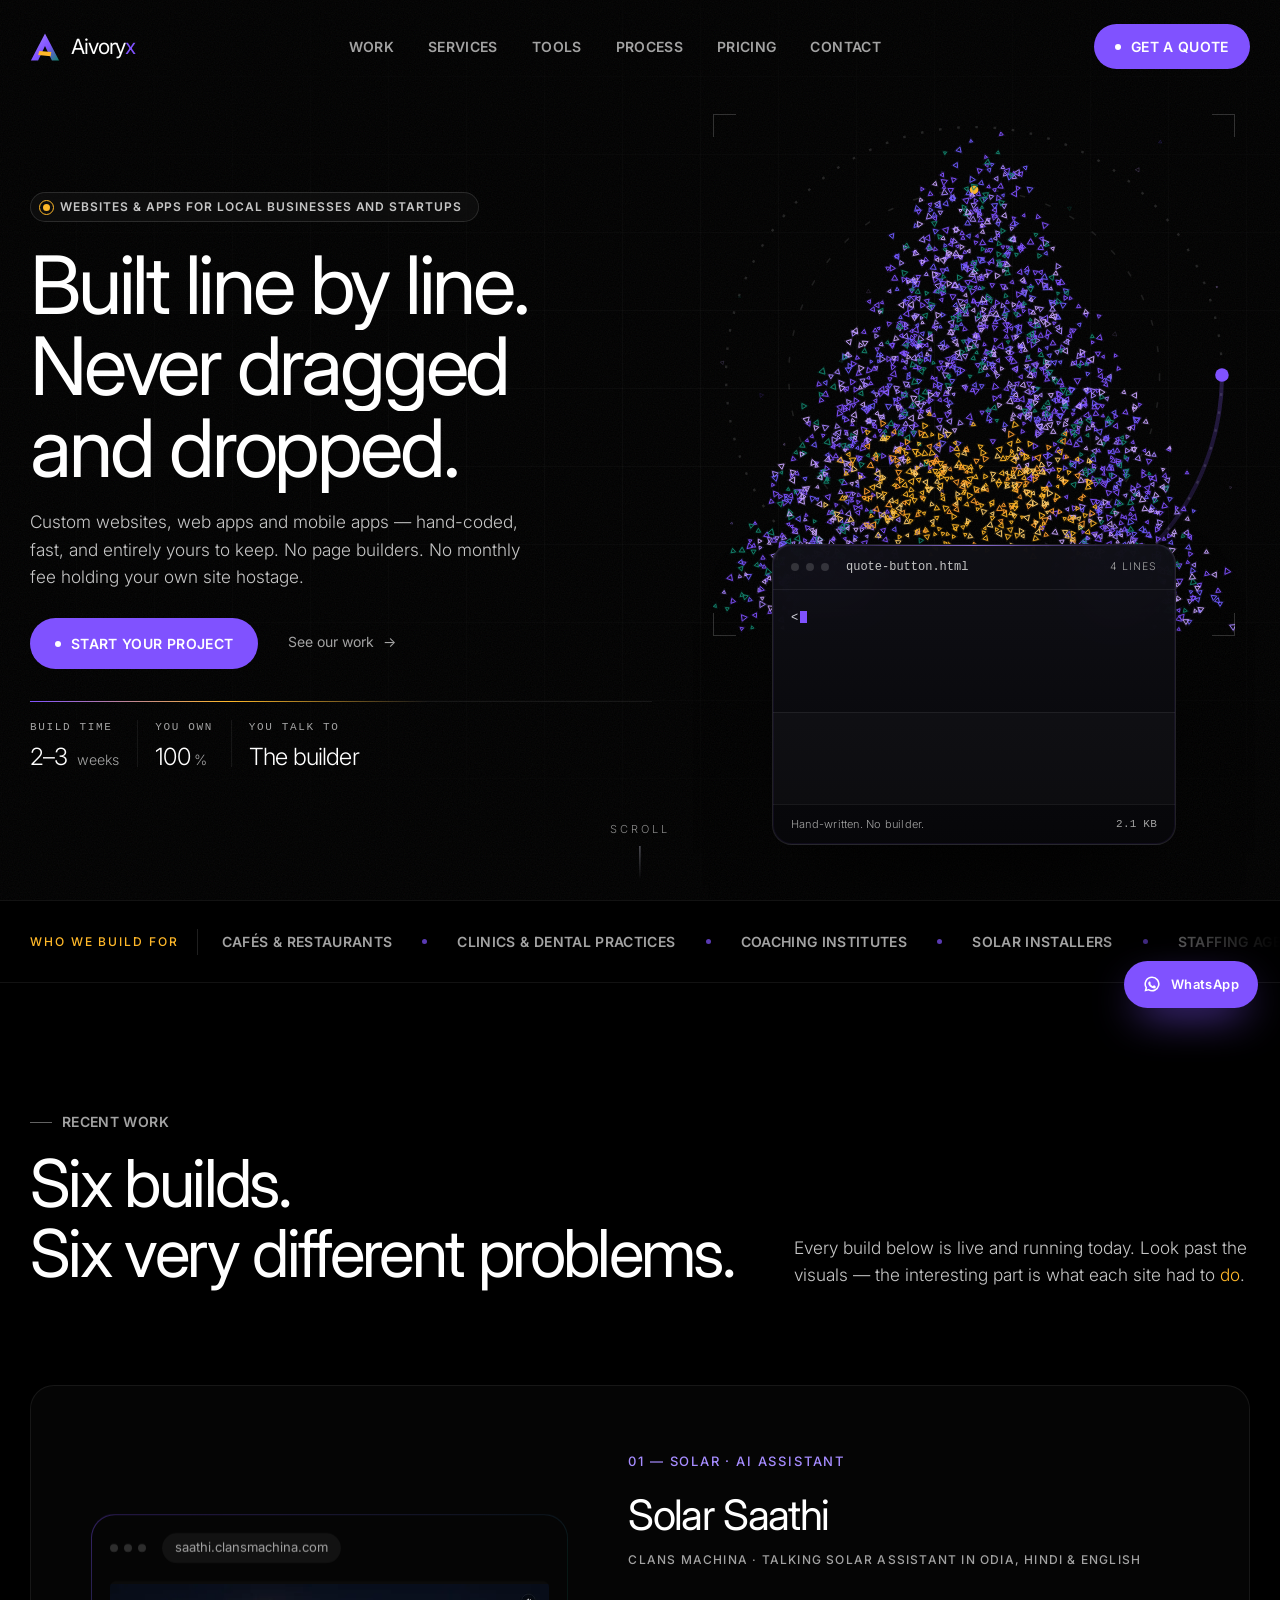
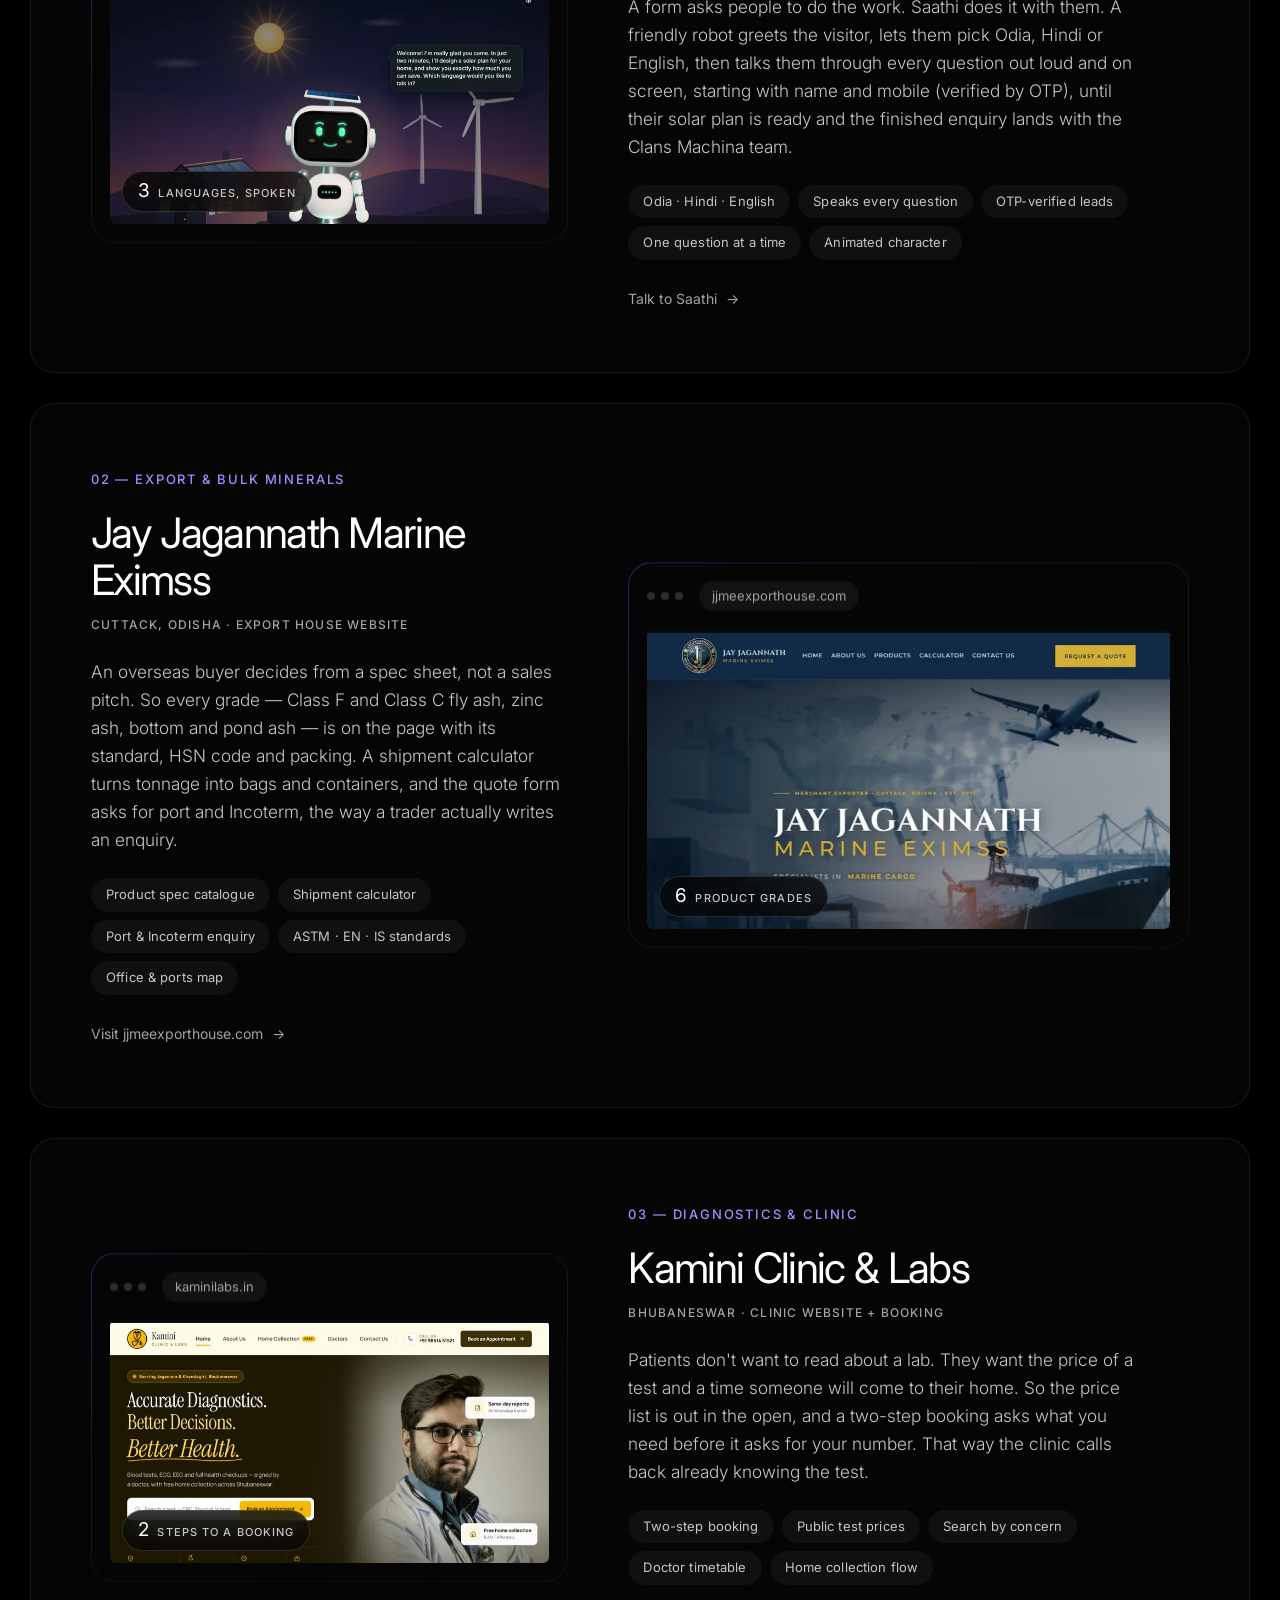
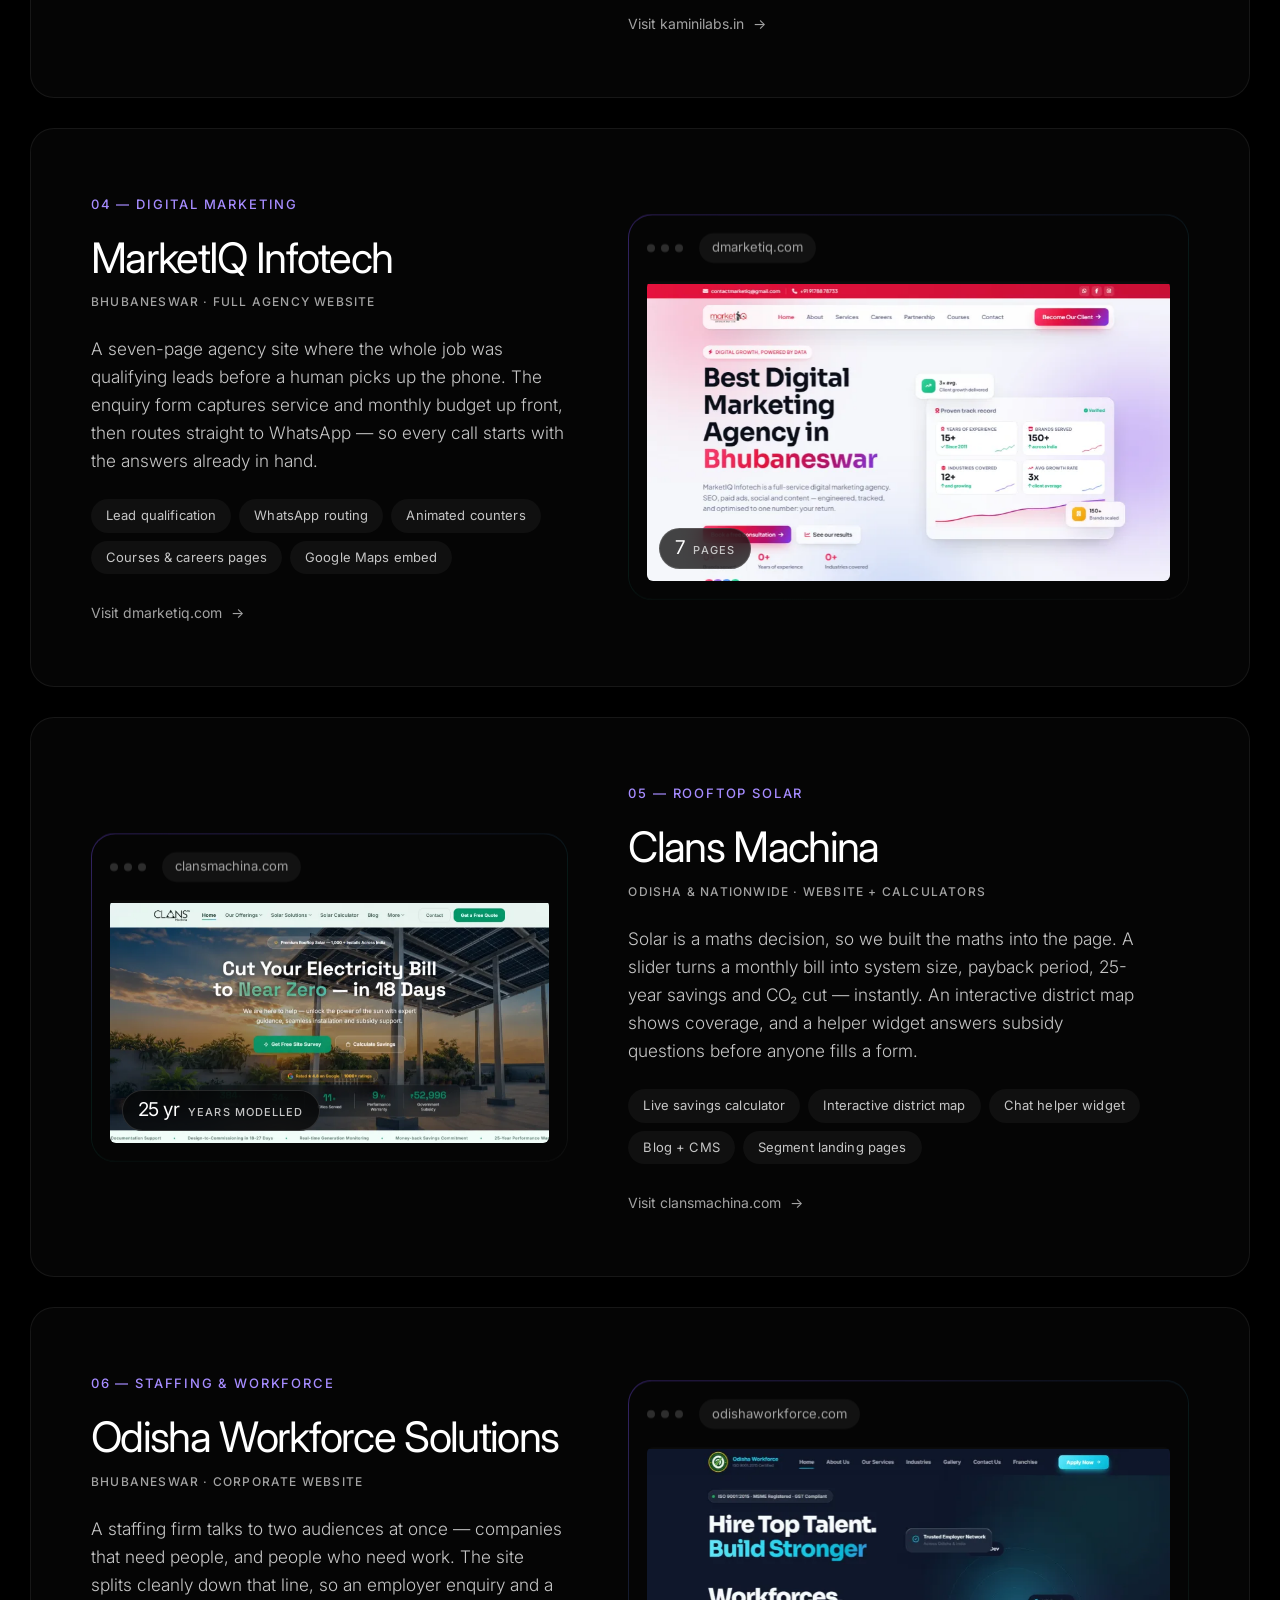
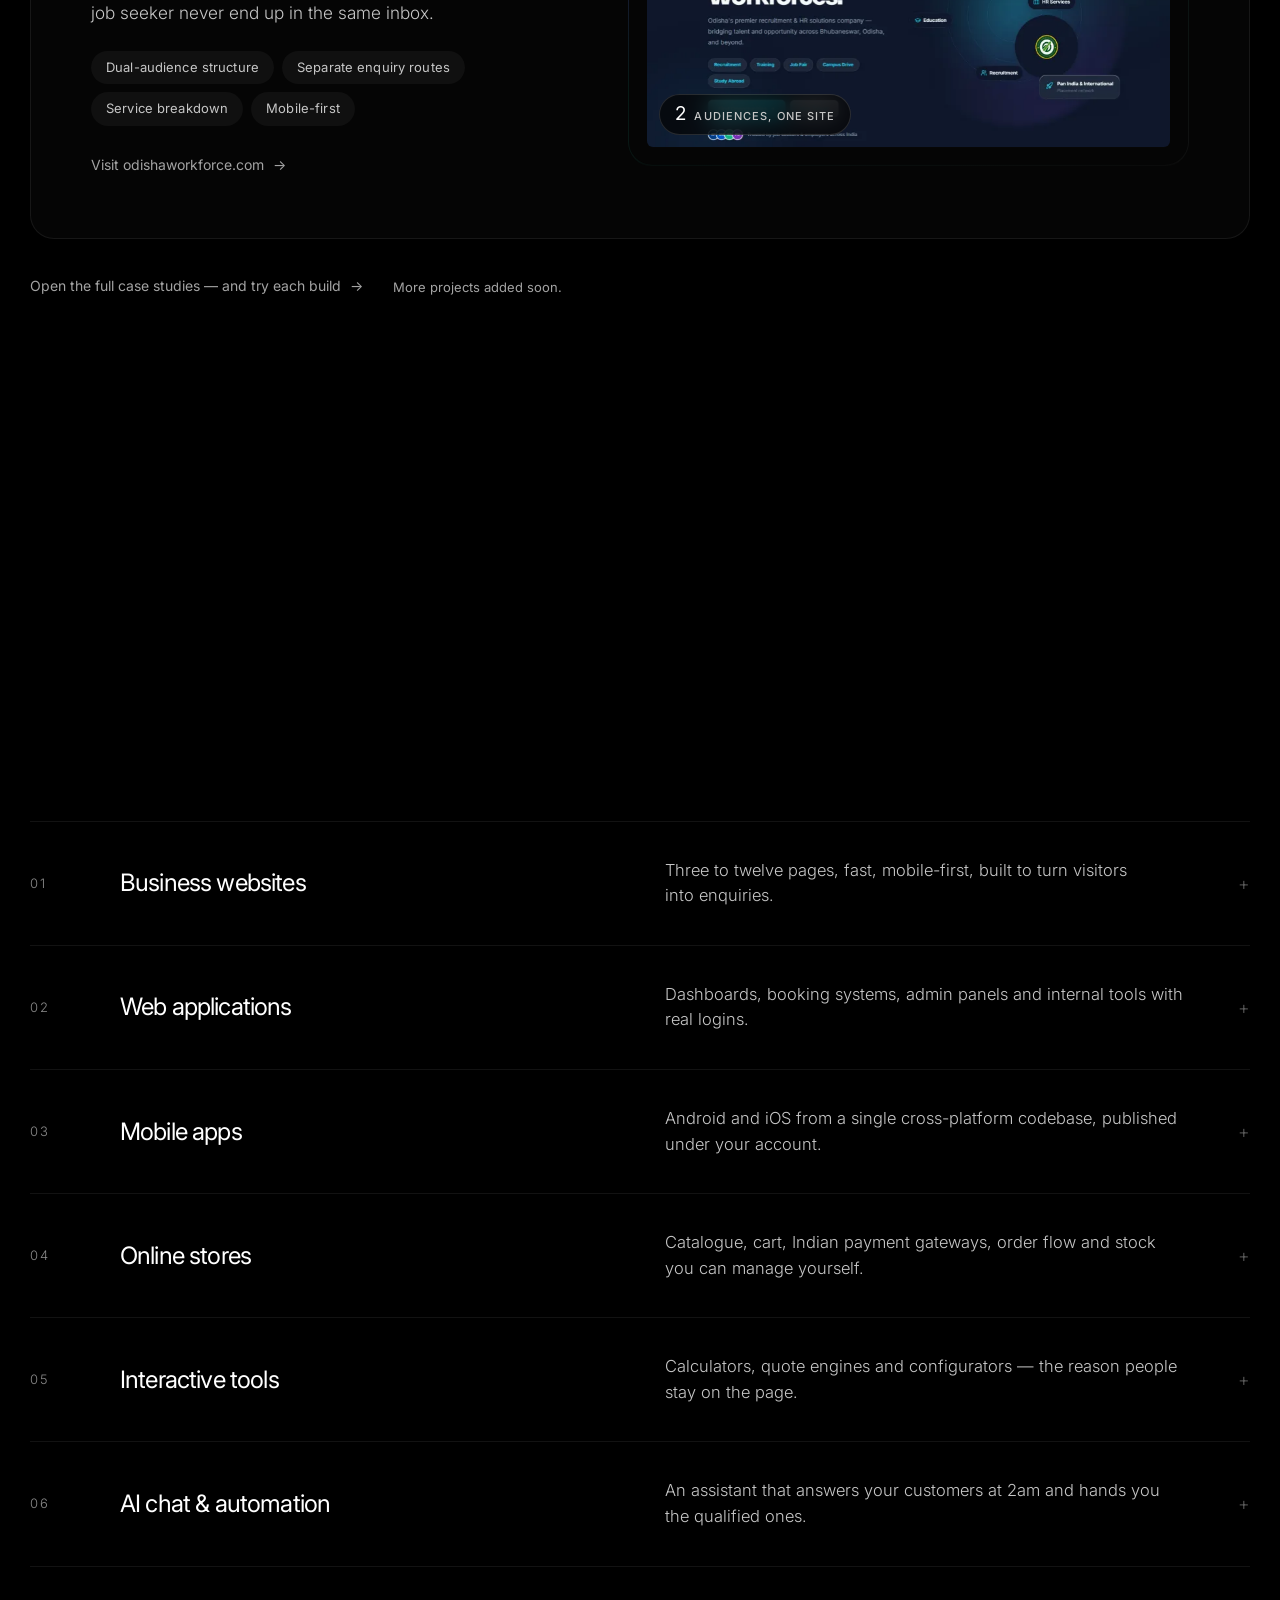
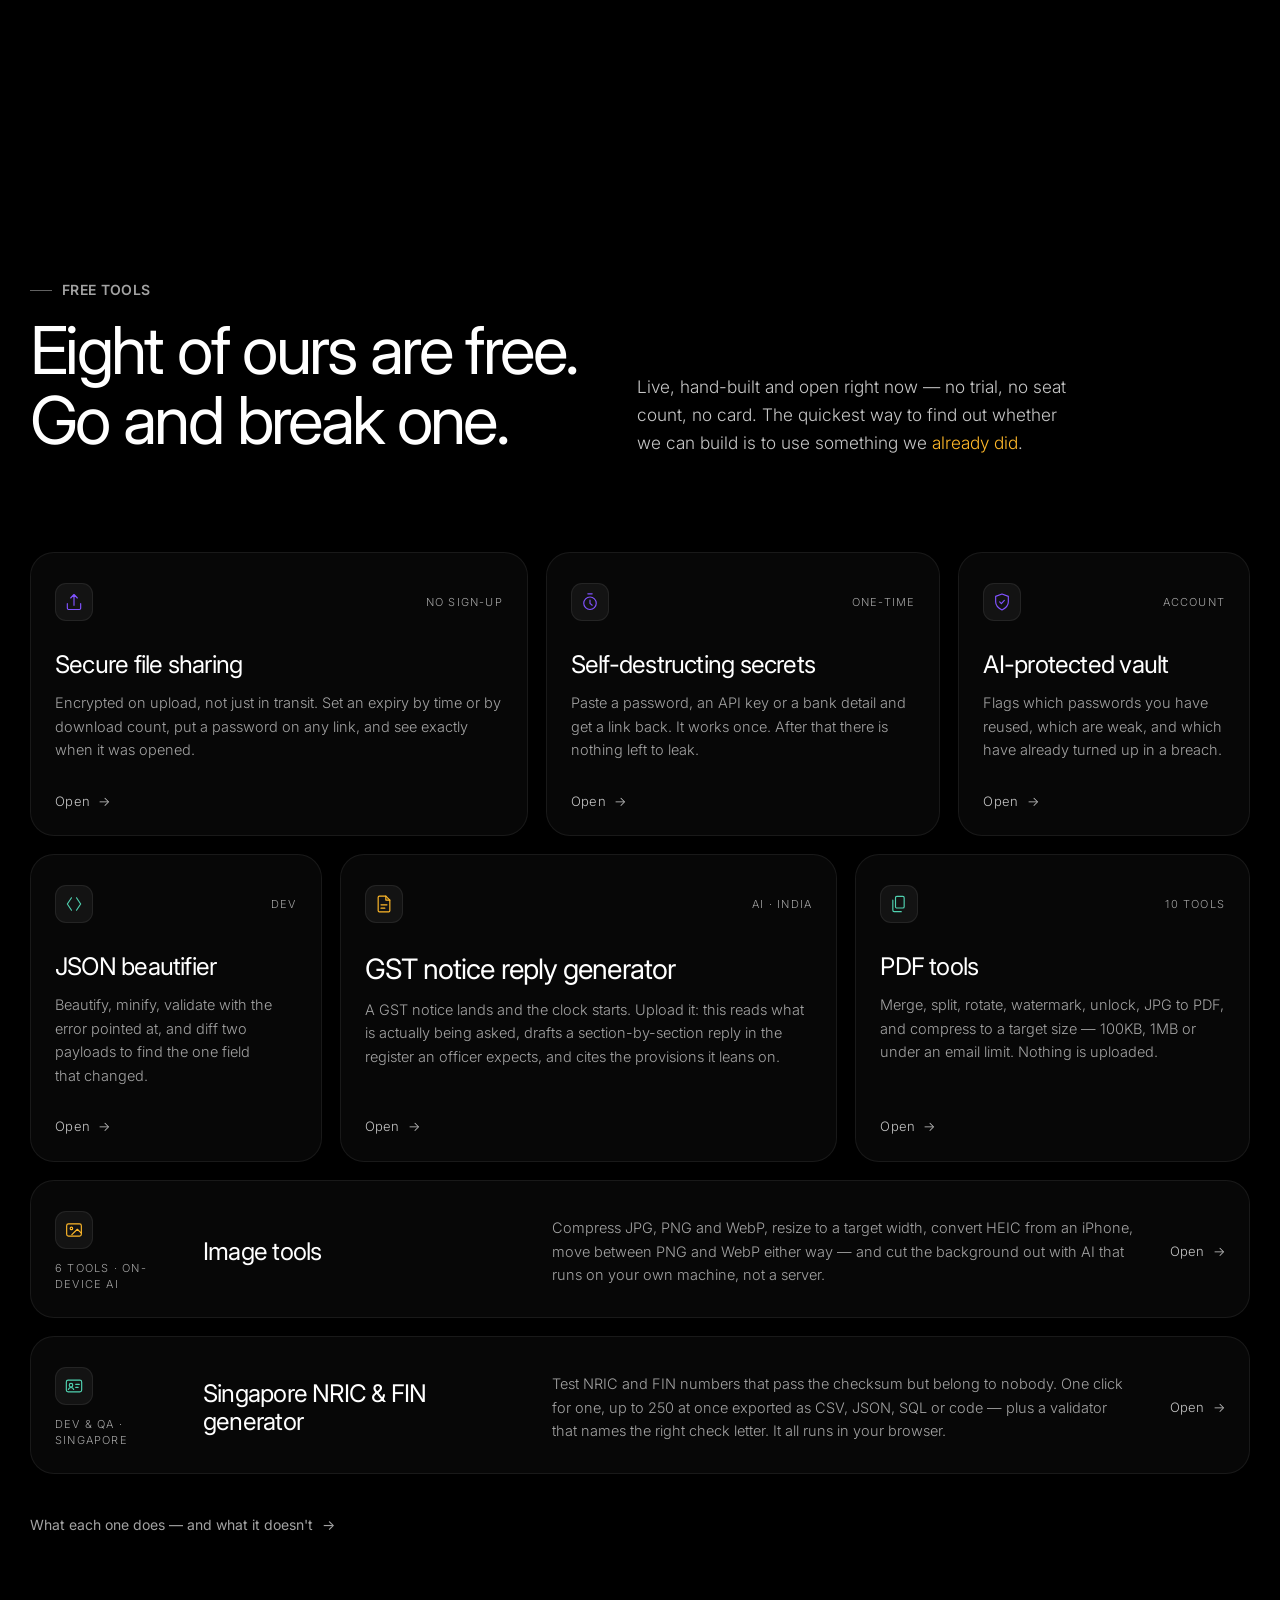
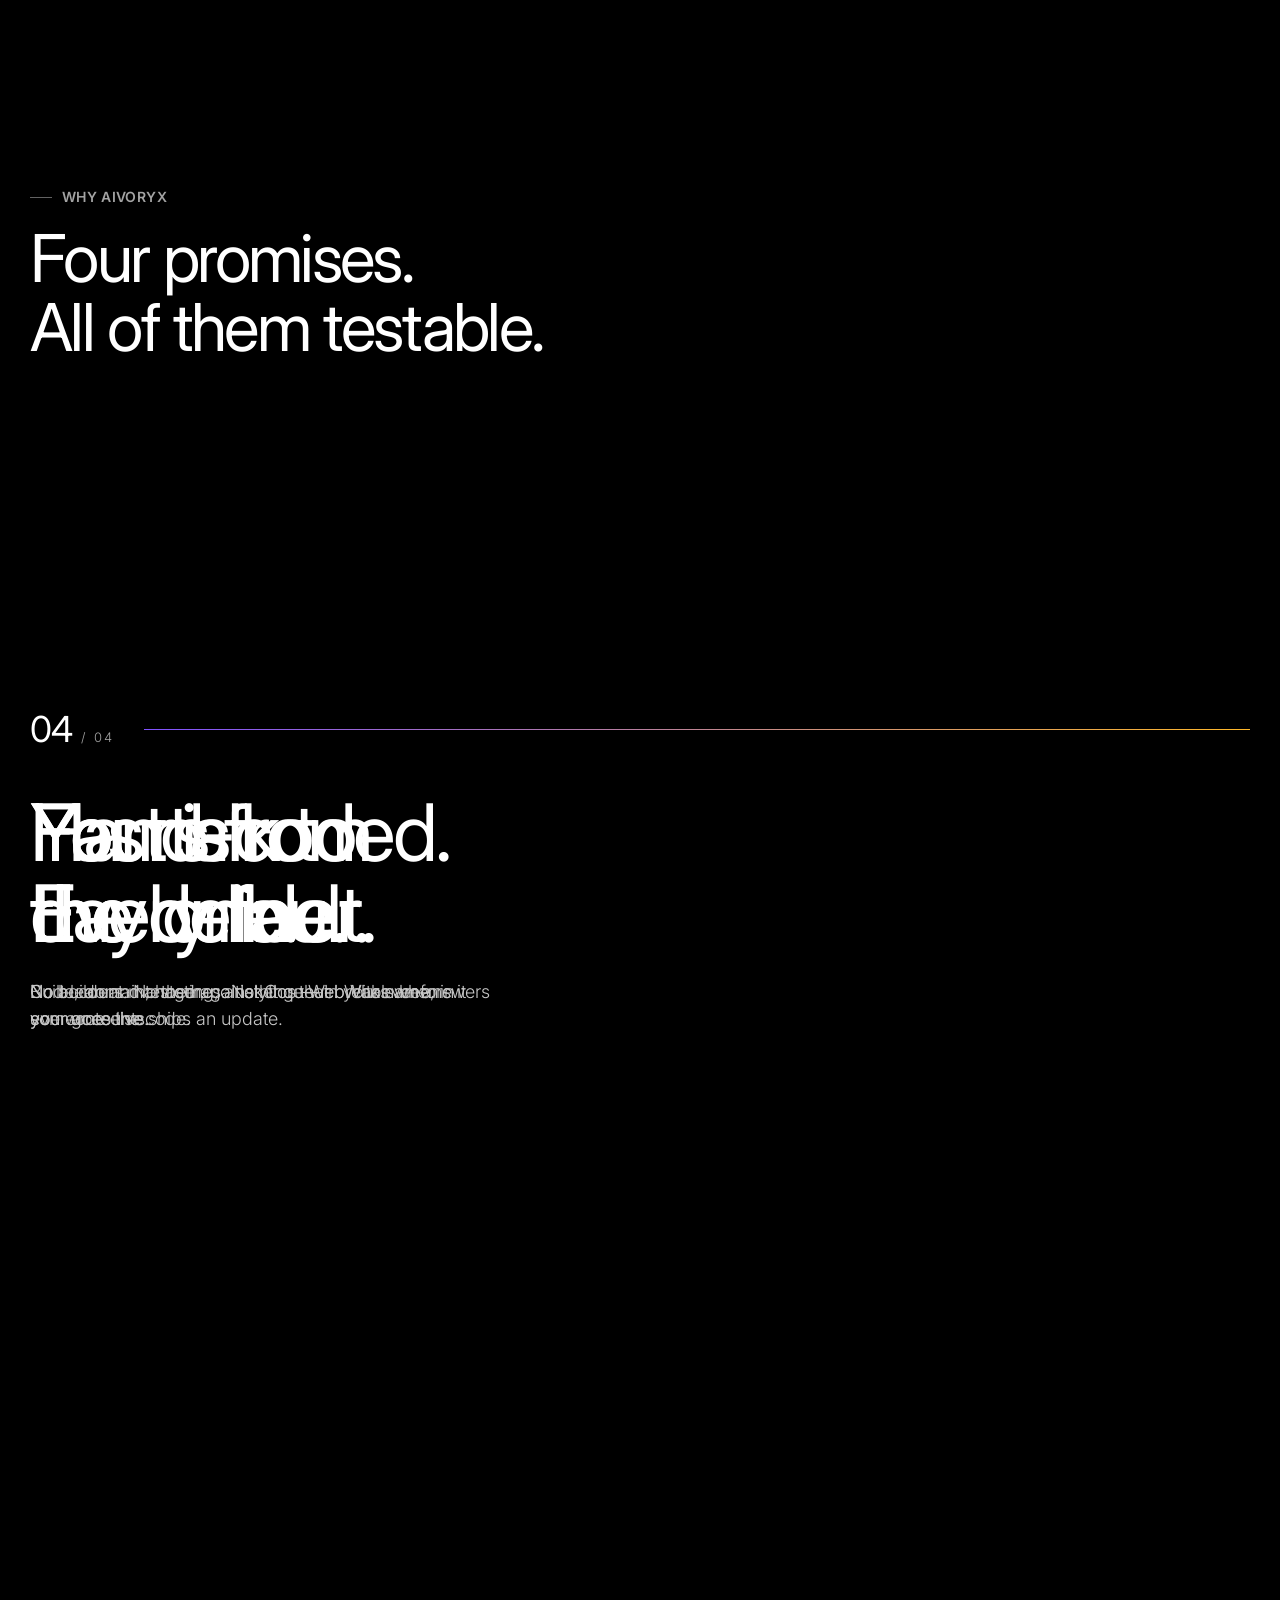
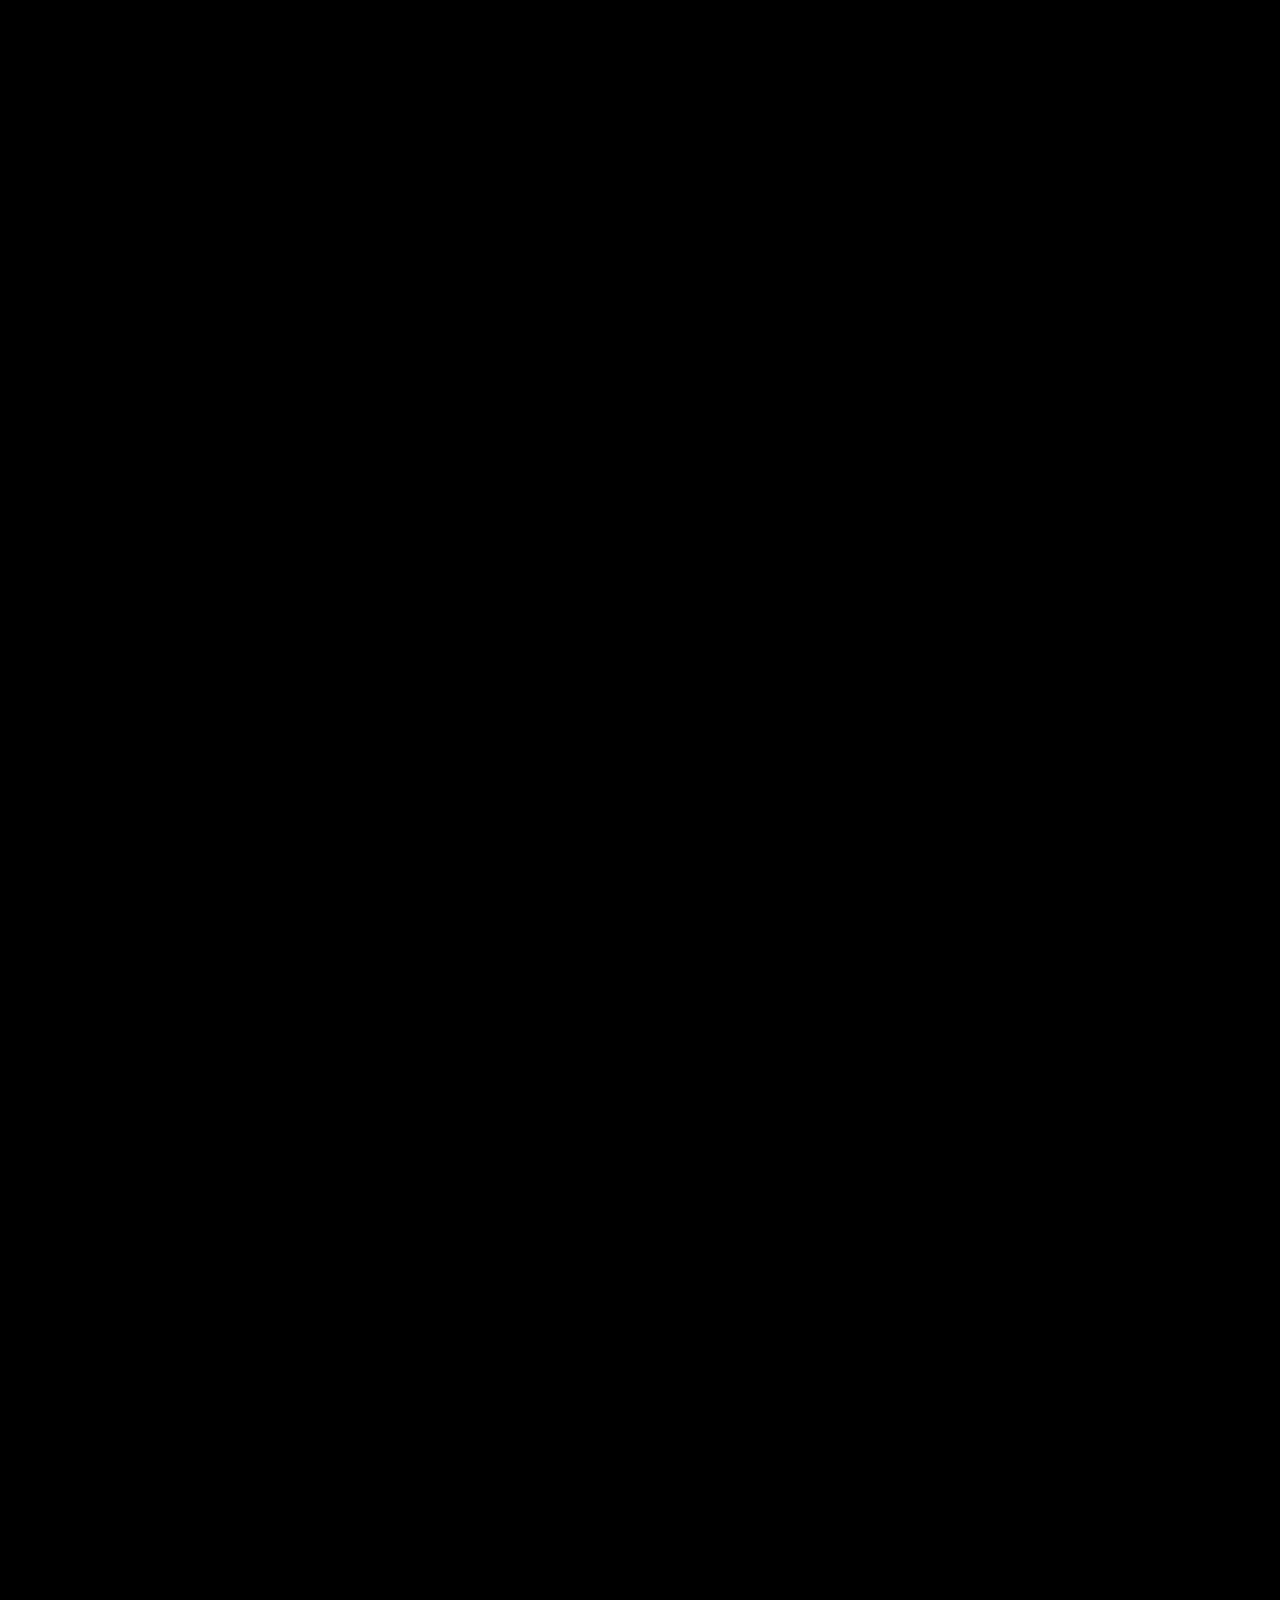
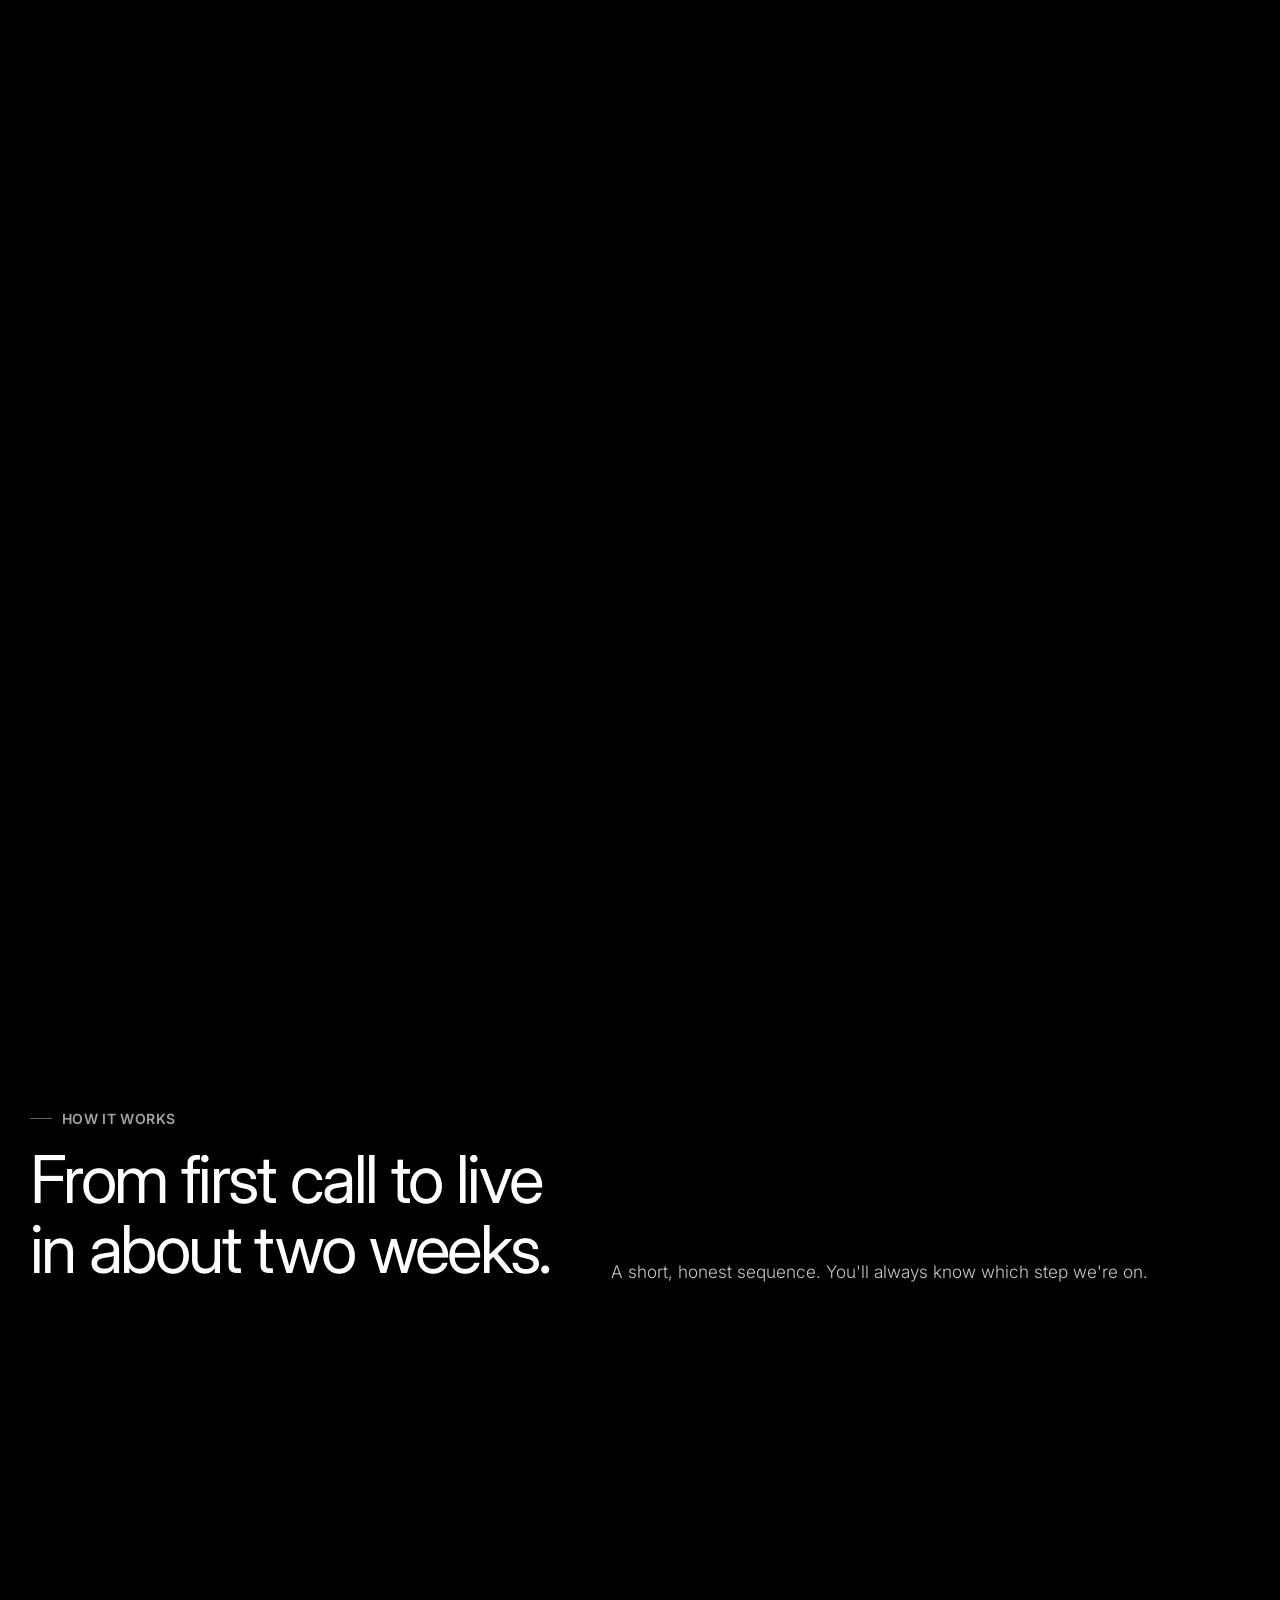
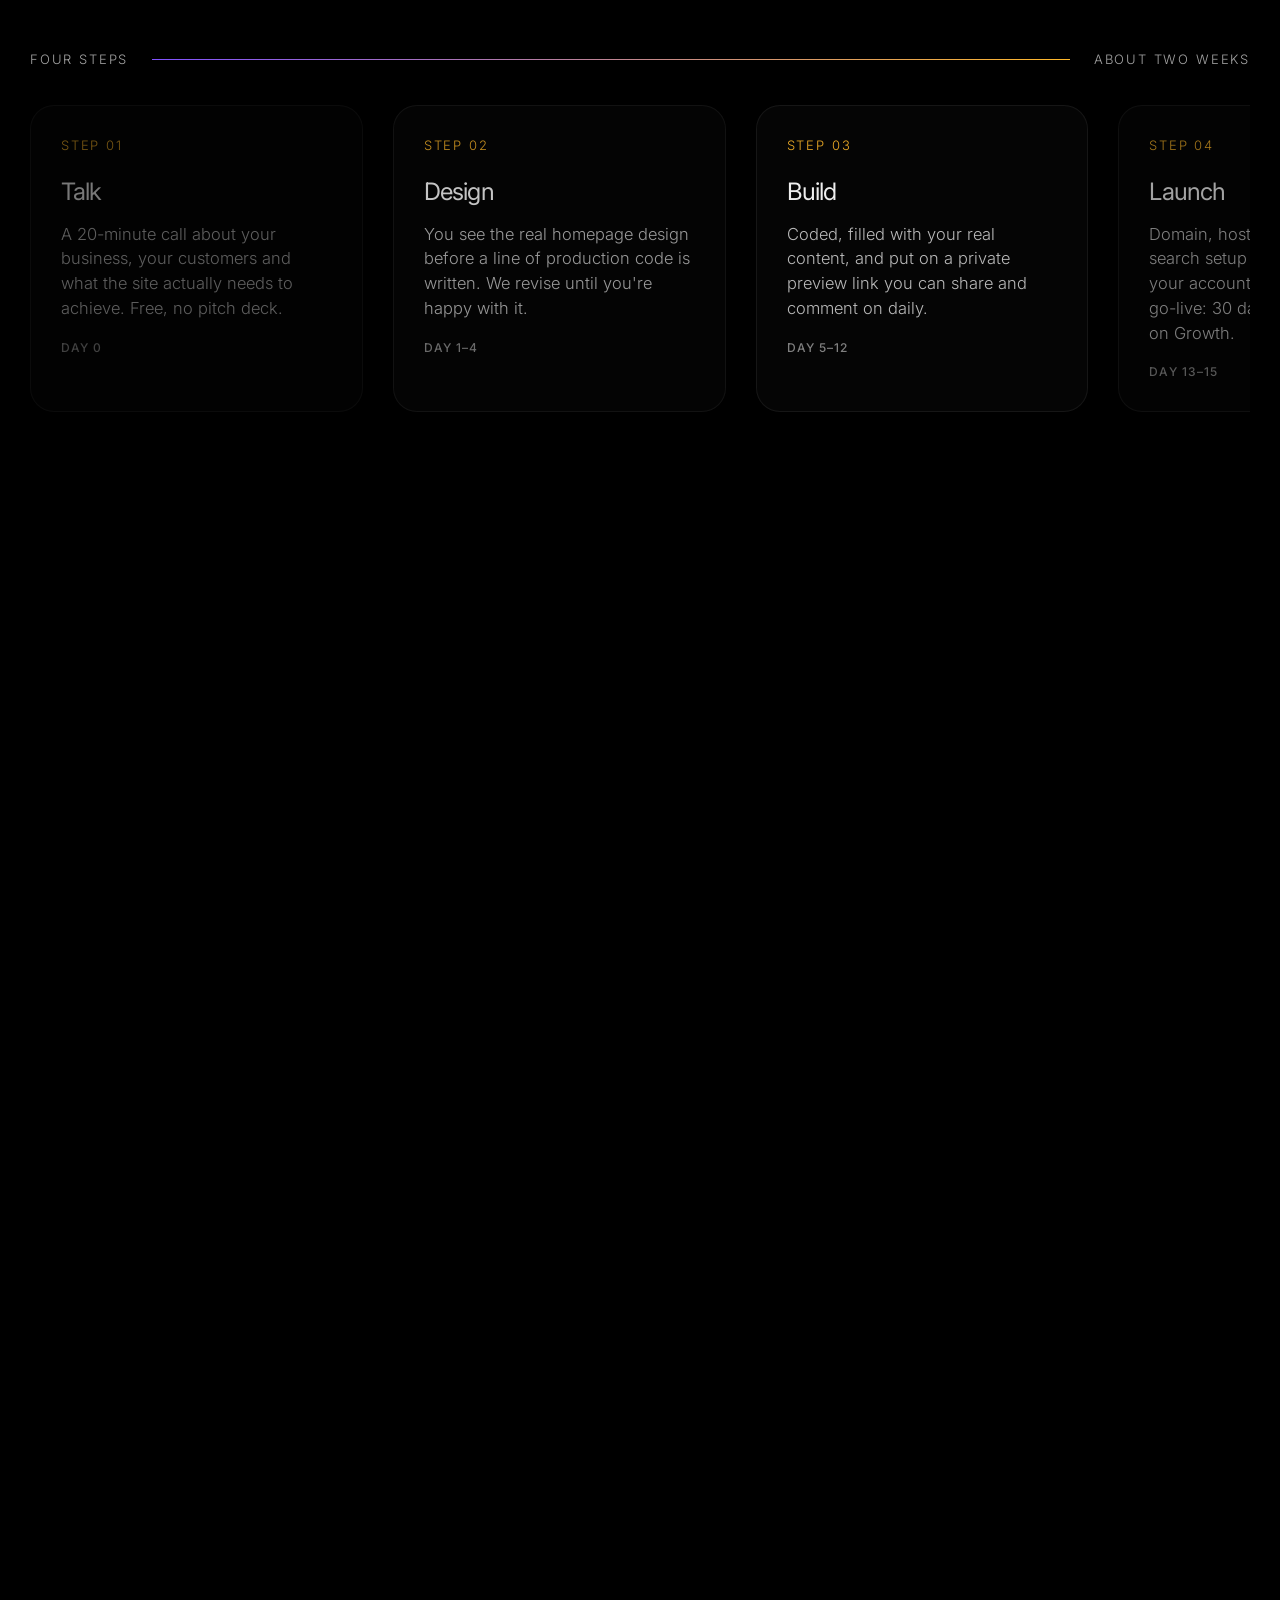
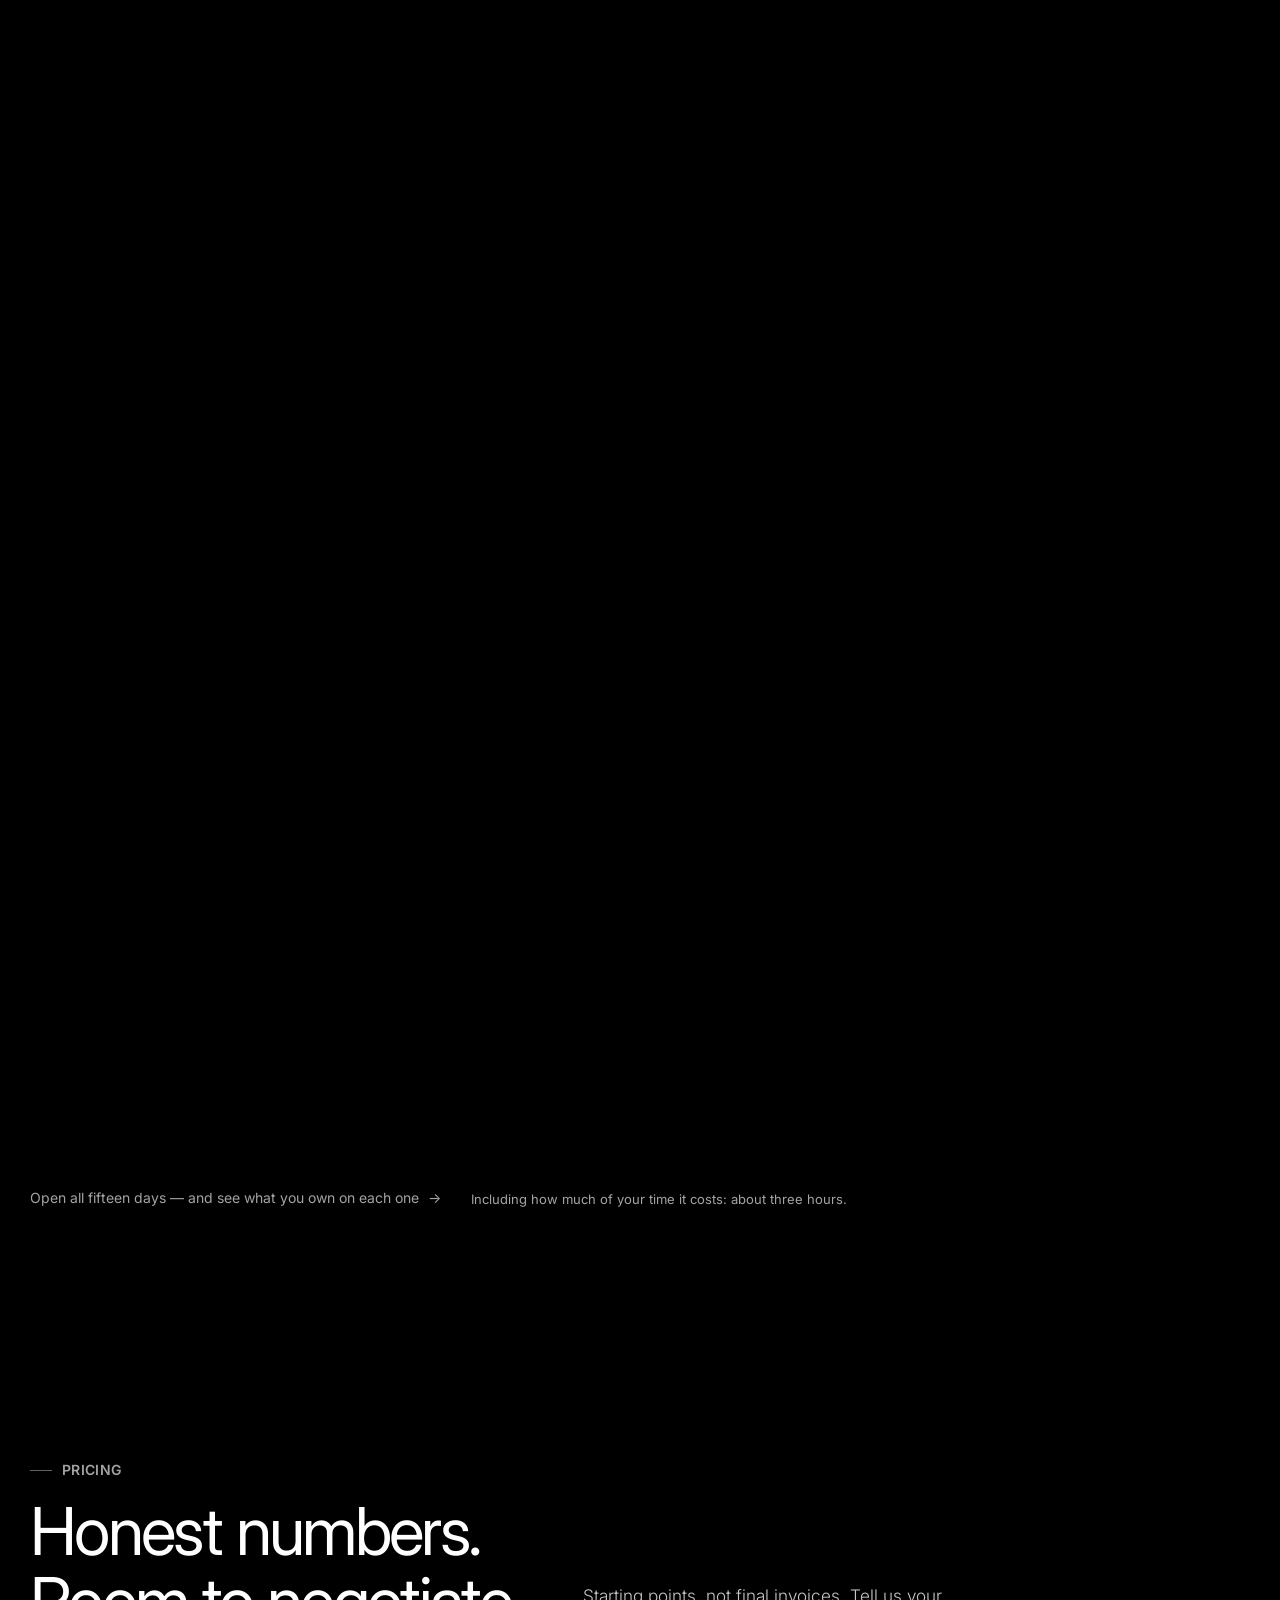
<file: index.html>
<!DOCTYPE html>
<html lang="en">
<head>
<meta charset="UTF-8">
<meta name="viewport" content="width=device-width, initial-scale=1.0, viewport-fit=cover">
<meta name="theme-color" content="#000000">

<title>Aivoryx &mdash; Custom Websites, Web Apps &amp; Mobile Apps for Local Businesses and Startups</title>
<meta name="description" content="Aivoryx designs and builds custom websites, web apps and mobile apps for local businesses and startups. Hand-coded, fast, and yours to keep. No page builders, no monthly hostage fees.">
<link rel="canonical" href="https://aivoryx.com/">

<!-- Social -->
<meta property="og:type" content="website">
<meta property="og:url" content="https://aivoryx.com/">
<meta property="og:site_name" content="Aivoryx">
<meta property="og:title" content="Aivoryx &mdash; Built line by line. Never dragged and dropped.">
<meta property="og:description" content="Custom websites, web apps and mobile apps for local businesses and startups. Hand-coded, fast, and entirely yours to keep.">
<meta property="og:image" content="https://aivoryx.com/assets/img/og-cover.png">
<meta name="twitter:card" content="summary_large_image">

<!-- Icons -->
<link rel="icon" href="assets/img/favicon.svg" type="image/svg+xml">
<link rel="apple-touch-icon" href="assets/img/apple-touch-icon.png">
<link rel="manifest" href="site.webmanifest">

<!-- Fonts -->
<link rel="preconnect" href="https://fonts.googleapis.com">
<link rel="preconnect" href="https://fonts.gstatic.com" crossorigin>
<link href="https://fonts.googleapis.com/css2?family=Inter:wght@200;300;400;500;600;700&display=swap" rel="stylesheet">

<!-- Styles: tokens → base → components → sections → responsive -->
<link rel="stylesheet" href="assets/css/tokens.css?v=20261109">
<link rel="stylesheet" href="assets/css/base.css?v=20261109">
<link rel="stylesheet" href="assets/css/components.css?v=20261109">
<link rel="stylesheet" href="assets/css/sections.css?v=20261109">
<link rel="stylesheet" href="assets/css/tools.css?v=20261109">
<link rel="stylesheet" href="assets/css/responsive.css?v=20261109">
<link rel="stylesheet" href="assets/css/motion.css?v=20261109">

<script type="application/ld+json">
{
  "@context":"https://schema.org",
  "@type":"ProfessionalService",
  "name":"Aivoryx",
  "description":"Custom websites, web apps and mobile apps for local businesses and startups.",
  "url":"https://aivoryx.com/",
  "email":"admin@aivoryx.com",
  "telephone":"+91-93995-93499",
  "areaServed":"IN",
  "address":{"@type":"PostalAddress","streetAddress":"Dwarka Mor","addressLocality":"New Delhi","addressRegion":"Delhi","postalCode":"110059","addressCountry":"IN"},
  "serviceType":["Website design","Web application development","Mobile app development","E-commerce","AI chat automation"]
}
</script>
</head>
<body>

<a class="skip" href="#top">Skip to content</a>
<div class="progress" id="progress" aria-hidden="true"></div>

<!-- ============================ NAV ============================ -->
<header class="nav" id="nav">
  <div class="wrap nav__inner">
    <a href="#top" class="brand" data-scroll aria-label="Aivoryx home">
      <svg class="brand__mark" viewBox="0 0 100 100" fill="none" aria-hidden="true">
        <defs>
          <linearGradient id="axg" x1="6" y1="4" x2="94" y2="96" gradientUnits="userSpaceOnUse">
            <stop stop-color="#a684ff"/><stop offset=".55" stop-color="#8052ff"/><stop offset="1" stop-color="#15846e"/>
          </linearGradient>
        </defs>
        <path class="brand__body" d="M50 5 L97 95 L73 95 L50 47 L27 95 L3 95 Z" fill="url(#axg)"/>
        <path class="brand__shard" d="M31 63 L71 67 L69 81 L27 77 Z" fill="#ffb829"/>
      </svg>
      <span class="brand__word">Aivory<b>x</b></span>
    </a>

    <nav class="nav__links" id="navLinks" aria-label="Primary">
      <span class="nav__pill" id="navPill" aria-hidden="true"></span>
      <a class="nav__link" href="work.html">Work</a>
      <a class="nav__link" href="services.html">Services</a>
      <a class="nav__link" href="tools.html">Tools</a>
      <a class="nav__link" href="process.html">Process</a>
      <a class="nav__link" href="pricing.html">Pricing</a>
      <a class="nav__link" href="contact.html">Contact</a>
    </nav>

    <div class="nav__right">
      <a class="btn nav__cta" href="#contact" data-scroll data-magnetic><span class="btn__dot"></span><span>Get a quote</span></a>
      <button class="burger" id="burger" aria-label="Open menu" aria-expanded="false" aria-controls="navLinks">
        <span></span><span></span><span></span>
      </button>
    </div>
  </div>
</header>

<main id="top">

<!-- ============================ HERO ============================ -->
<section class="hero" id="hero">

  <!-- Atmosphere. Neutral grid, scan and grain only — no colour glows. -->
  <div class="hero__atmos" aria-hidden="true">
    <span class="hero__mesh"></span>
    <span class="hero__scan"></span>
    <span class="hero__grain"></span>
  </div>

  <div class="wrap hero__grid">
    <div class="hero__copy" id="heroCopy" data-hero-copy>
      <p class="hero__chip fade" style="--d:.05s">
        <i aria-hidden="true"></i>Websites &amp; apps for local businesses and startups
      </p>

      <h1 class="display">
        <span class="line"><span style="--d:.18s">Built line by line.</span></span>
        <span class="line"><span style="--d:.30s">Never dragged</span></span>
        <span class="line"><span style="--d:.42s"><em class="grad">and dropped.</em></span></span>
      </h1>

      <p class="lede fade" style="--d:.58s">
        Custom websites, web apps and mobile apps &mdash; hand-coded, fast, and
        entirely yours to keep. No page builders. No monthly fee holding your
        own site hostage.
      </p>

      <div class="hero__actions fade" style="--d:.70s">
        <a class="btn" href="#contact" data-scroll data-magnetic><span class="btn__dot"></span><span>Start your project</span></a>
        <a class="ghost" href="#work" data-scroll>See our work <i>&rarr;</i></a>
      </div>

      <!-- The base of the composition, not a footnote to it: mono keys,
           hairline cells, and a beam that draws across as the hero lands. -->
      <dl class="hud fade" style="--d:.82s">
        <div class="hud__cell">
          <dt>Build time</dt>
          <dd>2&ndash;3 <span>weeks</span></dd>
        </div>
        <div class="hud__cell">
          <dt>You own</dt>
          <dd>100<span>%</span></dd>
        </div>
        <div class="hud__cell">
          <dt>You talk to</dt>
          <dd>The builder</dd>
        </div>
      </dl>
    </div>

    <!-- The stage. The mark assembles inside a housing; the panel docks
         at its foot and writes real markup, rendering the result as each
         line lands. Everything it builds is something we actually sell. -->
    <div class="hero__stage" id="heroStage">
      <div class="stage__mark">
        <canvas id="constellation" aria-hidden="true"></canvas>

        <div class="stage__rings" aria-hidden="true">
          <svg class="ring ring--outer" viewBox="0 0 200 200" fill="none">
            <defs>
              <linearGradient id="axRingA" x1="0" y1="0" x2="200" y2="200" gradientUnits="userSpaceOnUse">
                <stop stop-color="#a684ff"/><stop offset="1" stop-color="#8052ff" stop-opacity="0"/>
              </linearGradient>
            </defs>
            <circle cx="100" cy="100" r="95" stroke="rgba(255,255,255,.13)" stroke-width=".9" stroke-dasharray="1 6"/>
            <circle cx="100" cy="100" r="95" stroke="url(#axRingA)" stroke-width="1.6" stroke-linecap="round" stroke-dasharray="70 527"/>
            <circle cx="195" cy="100" r="2.6" fill="#8052ff"/>
          </svg>
          <svg class="ring ring--inner" viewBox="0 0 200 200" fill="none">
            <circle cx="100" cy="100" r="96" stroke="rgba(255,255,255,.10)" stroke-width=".8" stroke-dasharray="3 11"/>
            <circle cx="100" cy="4" r="2.2" fill="#ffb829"/>
          </svg>
        </div>

        <span class="stage__bracket bracket--tl" aria-hidden="true"></span>
        <span class="stage__bracket bracket--tr" aria-hidden="true"></span>
        <span class="stage__bracket bracket--bl" aria-hidden="true"></span>
        <span class="stage__bracket bracket--br" aria-hidden="true"></span>
      </div>

      <div class="stage__panel">
        <div class="build" id="build" aria-hidden="true">
          <div class="build__bar">
            <i class="build__dot"></i><i class="build__dot"></i><i class="build__dot"></i>
            <span class="build__file" data-build-file>quote-button.html</span>
            <span class="build__count" data-build-count></span>
          </div>

          <div class="build__body">
            <pre class="build__code"><code data-build-code></code></pre>
            <div class="build__out" data-build-out></div>
          </div>

          <div class="build__foot">
            <span data-build-note>No framework. No page builder.</span>
            <span class="build__ms" data-build-ms></span>
          </div>
        </div>
      </div>
    </div>
  </div>

  <div class="scrollcue" aria-hidden="true">Scroll<i></i></div>
</section>

<!-- ============================ WHO WE BUILD FOR ============================ -->
<!-- The strip earns its place by naming the trades we actually serve,
     rather than repeating the Services list as decoration. -->
<section class="strip" aria-labelledby="stripLabel">
  <p class="strip__label" id="stripLabel">Who we build for</p>
  <div class="ticker" aria-hidden="true"><div class="ticker__track" id="tickerTrack"></div></div>
  <p class="sr-only" id="stripList"></p>
</section>

<!-- ============================ WORK ============================ -->
<section class="section" id="work" data-sect="stack">
  <div class="wrap">
    <div class="secHead rv">
      <div>
        <p class="eyebrow eyebrow--muted">Recent work</p>
        <h2 class="h-lg secHead__title">
          <span class="line"><span style="--d:.05s">Six builds.</span></span>
          <span class="line"><span style="--d:.16s">Six very different problems.</span></span>
        </h2>
      </div>
      <p class="lede muted fade" style="--d:.3s">
        Every build below is live and running today. Look past the visuals &mdash; the
        interesting part is what each site had to <span class="amber">do</span>.
      </p>
    </div>

    <!-- 01 -->
    <article class="work__item">
      <div>
        <span class="work__index">01 &mdash; Solar &middot; AI assistant</span>
        <h3 class="h-md work__name">Solar Saathi</h3>
        <p class="work__role">Clans Machina &middot; Talking solar assistant in Odia, Hindi &amp; English</p>
        <p class="work__desc">
          A form asks people to do the work. Saathi does it with them. A friendly
          robot greets the visitor, lets them pick Odia, Hindi or English, then talks
          them through every question out loud and on screen, starting with name and
          mobile (verified by OTP), until their solar plan is ready and the finished
          enquiry lands with the Clans Machina team.
        </p>
        <div class="work__tags">
          <span class="work__tag" style="--d:.05s">Odia &middot; Hindi &middot; English</span>
          <span class="work__tag" style="--d:.11s">Speaks every question</span>
          <span class="work__tag" style="--d:.17s">OTP-verified leads</span>
          <span class="work__tag" style="--d:.23s">One question at a time</span>
          <span class="work__tag" style="--d:.29s">Animated character</span>
        </div>
        <a class="ghost" href="https://saathi.clansmachina.com/" target="_blank" rel="noopener">Talk to Saathi <i>&rarr;</i></a>
      </div>
      <div class="work__visual" data-parallax="0.05">
        <div class="frame"><div class="frame__inner">
          <span class="frame__sheen" aria-hidden="true"></span>
          <div class="frame__bar">
            <i class="frame__dot"></i><i class="frame__dot"></i><i class="frame__dot"></i>
            <span class="frame__url">saathi.clansmachina.com</span>
          </div>
          <div class="frame__shot">
            <img data-media src="assets/img/work/saathi.webp"
                 srcset="assets/img/work/saathi-800.webp 800w, assets/img/work/saathi.webp 1280w"
                 sizes="(max-width:900px) 92vw, 46vw"
                 width="1280" height="880" loading="lazy" decoding="async"
                 alt="Solar Saathi &mdash; the talking solar robot asking which language to speak in: Odia, Hindi or English">
            <div class="frame__badge"><b data-count="3">0</b><span>LANGUAGES, SPOKEN</span></div>
          </div>
        </div></div>
      </div>
    </article>

    <!-- 02 -->
    <article class="work__item">
      <div>
        <span class="work__index">02 &mdash; Export &amp; bulk minerals</span>
        <h3 class="h-md work__name">Jay Jagannath Marine Eximss</h3>
        <p class="work__role">Cuttack, Odisha &middot; Export house website</p>
        <p class="work__desc">
          An overseas buyer decides from a spec sheet, not a sales pitch. So every
          grade &mdash; Class F and Class C fly ash, zinc ash, bottom and pond ash &mdash; is on
          the page with its standard, HSN code and packing. A shipment calculator turns
          tonnage into bags and containers, and the quote form asks for port and
          Incoterm, the way a trader actually writes an enquiry.
        </p>
        <div class="work__tags">
          <span class="work__tag" style="--d:.05s">Product spec catalogue</span>
          <span class="work__tag" style="--d:.11s">Shipment calculator</span>
          <span class="work__tag" style="--d:.17s">Port &amp; Incoterm enquiry</span>
          <span class="work__tag" style="--d:.23s">ASTM &middot; EN &middot; IS standards</span>
          <span class="work__tag" style="--d:.29s">Office &amp; ports map</span>
        </div>
        <a class="ghost" href="https://jjmeexporthouse.com/" target="_blank" rel="noopener">Visit jjmeexporthouse.com <i>&rarr;</i></a>
      </div>
      <div class="work__visual" data-parallax="0.05">
        <div class="frame"><div class="frame__inner">
          <span class="frame__sheen" aria-hidden="true"></span>
          <div class="frame__bar">
            <i class="frame__dot"></i><i class="frame__dot"></i><i class="frame__dot"></i>
            <span class="frame__url">jjmeexporthouse.com</span>
          </div>
          <div class="frame__shot">
            <img data-media src="assets/img/work/jjmee.webp"
                 srcset="assets/img/work/jjmee-800.webp 800w, assets/img/work/jjmee.webp 1280w"
                 sizes="(max-width:900px) 92vw, 46vw"
                 width="1280" height="880" loading="lazy" decoding="async"
                 alt="Jay Jagannath Marine Eximss &mdash; fly ash and zinc ash exporter site">
            <div class="frame__badge"><b data-count="6">0</b><span>PRODUCT GRADES</span></div>
          </div>
        </div></div>
      </div>
    </article>

    <!-- 03 -->
    <article class="work__item">
      <div>
        <span class="work__index">03 &mdash; Diagnostics &amp; clinic</span>
        <h3 class="h-md work__name">Kamini Clinic &amp; Labs</h3>
        <p class="work__role">Bhubaneswar &middot; Clinic website + booking</p>
        <p class="work__desc">
          Patients don't want to read about a lab. They want the price of a test and a
          time someone will come to their home. So the price list is out in the open, and a two-step
          booking asks what you need before it asks for your number. That way the clinic calls
          back already knowing the test.
        </p>
        <div class="work__tags">
          <span class="work__tag" style="--d:.05s">Two-step booking</span>
          <span class="work__tag" style="--d:.11s">Public test prices</span>
          <span class="work__tag" style="--d:.17s">Search by concern</span>
          <span class="work__tag" style="--d:.23s">Doctor timetable</span>
          <span class="work__tag" style="--d:.29s">Home collection flow</span>
        </div>
        <a class="ghost" href="https://kaminilabs.in" target="_blank" rel="noopener">Visit kaminilabs.in <i>&rarr;</i></a>
      </div>
      <div class="work__visual" data-parallax="0.05">
        <div class="frame"><div class="frame__inner">
          <span class="frame__sheen" aria-hidden="true"></span>
          <div class="frame__bar">
            <i class="frame__dot"></i><i class="frame__dot"></i><i class="frame__dot"></i>
            <span class="frame__url">kaminilabs.in</span>
          </div>
          <div class="frame__shot">
            <img data-media src="assets/img/work/kaminilabs.webp?v=2"
                 srcset="assets/img/work/kaminilabs-800.webp?v=2 800w, assets/img/work/kaminilabs.webp?v=2 1280w"
                 sizes="(max-width:900px) 92vw, 46vw"
                 width="1280" height="880" loading="lazy" decoding="async"
                 alt="Kamini Clinic &amp; Labs &mdash; diagnostic centre site with test booking">
            <div class="frame__badge"><b data-count="2">0</b><span>STEPS TO A BOOKING</span></div>
          </div>
        </div></div>
      </div>
    </article>

    <!-- 04 -->
    <article class="work__item">
      <div>
        <span class="work__index">04 &mdash; Digital marketing</span>
        <h3 class="h-md work__name">MarketIQ Infotech</h3>
        <p class="work__role">Bhubaneswar &middot; Full agency website</p>
        <p class="work__desc">
          A seven-page agency site where the whole job was qualifying leads before
          a human picks up the phone. The enquiry form captures service and monthly
          budget up front, then routes straight to WhatsApp &mdash; so every call starts
          with the answers already in hand.
        </p>
        <div class="work__tags">
          <span class="work__tag" style="--d:.05s">Lead qualification</span>
          <span class="work__tag" style="--d:.11s">WhatsApp routing</span>
          <span class="work__tag" style="--d:.17s">Animated counters</span>
          <span class="work__tag" style="--d:.23s">Courses &amp; careers pages</span>
          <span class="work__tag" style="--d:.29s">Google Maps embed</span>
        </div>
        <a class="ghost" href="https://dmarketiq.com" target="_blank" rel="noopener">Visit dmarketiq.com <i>&rarr;</i></a>
      </div>
      <div class="work__visual" data-parallax="0.05">
        <div class="frame"><div class="frame__inner">
          <span class="frame__sheen" aria-hidden="true"></span>
          <div class="frame__bar">
            <i class="frame__dot"></i><i class="frame__dot"></i><i class="frame__dot"></i>
            <span class="frame__url">dmarketiq.com</span>
          </div>
          <div class="frame__shot">
            <img data-media src="assets/img/work/marketiq.webp"
                 srcset="assets/img/work/marketiq-800.webp 800w, assets/img/work/marketiq.webp 1280w"
                 sizes="(max-width:900px) 92vw, 46vw"
                 width="1280" height="880" loading="lazy" decoding="async"
                 alt="MarketIQ Infotech &mdash; digital marketing agency site">
            <div class="frame__badge"><b data-count="7">0</b><span>PAGES</span></div>
          </div>
        </div></div>
      </div>
    </article>

    <!-- 05 -->
    <article class="work__item">
      <div>
        <span class="work__index">05 &mdash; Rooftop solar</span>
        <h3 class="h-md work__name">Clans Machina</h3>
        <p class="work__role">Odisha &amp; nationwide &middot; Website + calculators</p>
        <p class="work__desc">
          Solar is a maths decision, so we built the maths into the page. A slider
          turns a monthly bill into system size, payback period, 25-year savings and
          CO&#8322; cut &mdash; instantly. An interactive district map shows coverage, and a
          helper widget answers subsidy questions before anyone fills a form.
        </p>
        <div class="work__tags">
          <span class="work__tag" style="--d:.05s">Live savings calculator</span>
          <span class="work__tag" style="--d:.11s">Interactive district map</span>
          <span class="work__tag" style="--d:.17s">Chat helper widget</span>
          <span class="work__tag" style="--d:.23s">Blog + CMS</span>
          <span class="work__tag" style="--d:.29s">Segment landing pages</span>
        </div>
        <a class="ghost" href="https://clansmachina.com" target="_blank" rel="noopener">Visit clansmachina.com <i>&rarr;</i></a>
      </div>
      <div class="work__visual" data-parallax="0.05">
        <div class="frame"><div class="frame__inner">
          <span class="frame__sheen" aria-hidden="true"></span>
          <div class="frame__bar">
            <i class="frame__dot"></i><i class="frame__dot"></i><i class="frame__dot"></i>
            <span class="frame__url">clansmachina.com</span>
          </div>
          <div class="frame__shot">
            <img data-media src="assets/img/work/clansmachina.webp"
                 srcset="assets/img/work/clansmachina-800.webp 800w, assets/img/work/clansmachina.webp 1280w"
                 sizes="(max-width:900px) 92vw, 46vw"
                 width="1280" height="880" loading="lazy" decoding="async"
                 alt="Clans Machina &mdash; rooftop solar site with savings calculator">
            <div class="frame__badge"><b data-count="25" data-suffix=" yr">0</b><span>YEARS MODELLED</span></div>
          </div>
        </div></div>
      </div>
    </article>

    <!-- 06 -->
    <article class="work__item">
      <div>
        <span class="work__index">06 &mdash; Staffing &amp; workforce</span>
        <h3 class="h-md work__name">Odisha Workforce Solutions</h3>
        <p class="work__role">Bhubaneswar &middot; Corporate website</p>
        <p class="work__desc">
          A staffing firm talks to two audiences at once &mdash; companies that need people,
          and people who need work. The site splits cleanly down that line, so an
          employer enquiry and a job seeker never end up in the same inbox.
        </p>
        <div class="work__tags">
          <span class="work__tag" style="--d:.05s">Dual-audience structure</span>
          <span class="work__tag" style="--d:.11s">Separate enquiry routes</span>
          <span class="work__tag" style="--d:.17s">Service breakdown</span>
          <span class="work__tag" style="--d:.23s">Mobile-first</span>
        </div>
        <a class="ghost" href="https://odishaworkforce.com" target="_blank" rel="noopener">Visit odishaworkforce.com <i>&rarr;</i></a>
      </div>
      <div class="work__visual" data-parallax="0.05">
        <div class="frame"><div class="frame__inner">
          <span class="frame__sheen" aria-hidden="true"></span>
          <div class="frame__bar">
            <i class="frame__dot"></i><i class="frame__dot"></i><i class="frame__dot"></i>
            <span class="frame__url">odishaworkforce.com</span>
          </div>
          <div class="frame__shot">
            <img data-media src="assets/img/work/odishaworkforce.webp"
                 srcset="assets/img/work/odishaworkforce-800.webp 800w, assets/img/work/odishaworkforce.webp 1280w"
                 sizes="(max-width:900px) 92vw, 46vw"
                 width="1280" height="880" loading="lazy" decoding="async"
                 alt="Odisha Workforce Solutions &mdash; recruitment and HR site">
            <div class="frame__badge"><b data-count="2">0</b><span>AUDIENCES, ONE SITE</span></div>
          </div>
        </div></div>
      </div>
    </article>

    <div class="rv" style="margin-top:var(--s36);display:flex;align-items:center;gap:var(--s30);flex-wrap:wrap">
      <a class="ghost" href="work.html">Open the full case studies &mdash; and try each build <i>&rarr;</i></a>
      <p class="caption">More projects added soon.</p>
    </div>
  </div>
</section>

<!-- ============================ SERVICES ============================ -->
<section class="section" id="services" data-sect="mask">
  <div class="wrap">
    <div class="secHead rv">
      <div>
        <p class="eyebrow eyebrow--muted">What we build</p>
        <h2 class="h-lg secHead__title">
          <span class="line"><span style="--d:.05s">Anything that lives in a</span></span>
          <span class="line"><span style="--d:.16s">browser or a pocket.</span></span>
        </h2>
      </div>
      <p class="lede muted fade" style="--d:.3s">
        Most agencies sell you pages. We'd rather build the one thing on your site
        that actually earns its keep.
      </p>
    </div>

    <div class="svc">
      <div class="svc__row" style="--d:.02s">
        <span class="svc__num">01</span>
        <h3 class="svc__title">Business websites</h3>
        <p class="svc__desc">Three to twelve pages, fast, mobile-first, built to turn visitors into enquiries.</p>
        <span class="svc__plus" aria-hidden="true">+</span>
      </div>
      <div class="svc__row" style="--d:.08s">
        <span class="svc__num">02</span>
        <h3 class="svc__title">Web applications</h3>
        <p class="svc__desc">Dashboards, booking systems, admin panels and internal tools with real logins.</p>
        <span class="svc__plus" aria-hidden="true">+</span>
      </div>
      <div class="svc__row" style="--d:.14s">
        <span class="svc__num">03</span>
        <h3 class="svc__title">Mobile apps</h3>
        <p class="svc__desc">Android and iOS from a single cross-platform codebase, published under your account.</p>
        <span class="svc__plus" aria-hidden="true">+</span>
      </div>
      <div class="svc__row" style="--d:.20s">
        <span class="svc__num">04</span>
        <h3 class="svc__title">Online stores</h3>
        <p class="svc__desc">Catalogue, cart, Indian payment gateways, order flow and stock you can manage yourself.</p>
        <span class="svc__plus" aria-hidden="true">+</span>
      </div>
      <div class="svc__row" style="--d:.26s">
        <span class="svc__num">05</span>
        <h3 class="svc__title">Interactive tools</h3>
        <p class="svc__desc">Calculators, quote engines and configurators &mdash; the reason people stay on the page.</p>
        <span class="svc__plus" aria-hidden="true">+</span>
      </div>
      <div class="svc__row" style="--d:.32s">
        <span class="svc__num">06</span>
        <h3 class="svc__title">AI chat &amp; automation</h3>
        <p class="svc__desc">An assistant that answers your customers at 2am and hands you the qualified ones.</p>
        <span class="svc__plus" aria-hidden="true">+</span>
      </div>
    </div>

    <div class="rv" style="margin-top:var(--s36)">
      <a class="ghost" href="services.html">See what each one includes &mdash; and price yours <i>&rarr;</i></a>
    </div>
  </div>
</section>

<!-- ============================ FREE TOOLS ============================
     The only thing on this site somebody can use before they trust us.
     It sits directly after the services list on purpose — the moment
     someone has read what we build is the moment to hand them one.
     ============================================================ -->
<section class="section" id="tools" data-sect="zoom">
  <div class="wrap">
    <div class="secHead rv">
      <div>
        <p class="eyebrow eyebrow--muted">Free tools</p>
        <h2 class="h-lg secHead__title">
          <span class="line"><span style="--d:.05s">Eight of ours are free.</span></span>
          <span class="line"><span style="--d:.16s">Go and break one.</span></span>
        </h2>
      </div>
      <p class="lede muted fade" style="--d:.3s">
        Live, hand-built and open right now &mdash; no trial, no seat count, no card. The
        quickest way to find out whether we can build is to use something we
        <span class="amber">already did</span>.
      </p>
    </div>

    <div class="bento" data-seq>
      <a class="bento__card" href="https://fileshare.aivoryx.com/" target="_blank" rel="noopener"
         style="--s:5;--c:#8052ff;--dx:-70px;--dy:54px;--rot:-4.5deg">
        <span class="bento__top">
          <span class="bento__glyph" aria-hidden="true">
            <svg width="20" height="20" viewBox="0 0 24 24" fill="none" stroke="currentColor" stroke-width="1.4" stroke-linecap="round" stroke-linejoin="round">
              <path d="M12 16V3M12 3L8 7.2M12 3l4 4.2"/><path d="M4 14v5.5A1.5 1.5 0 005.5 21h13a1.5 1.5 0 001.5-1.5V14"/>
            </svg>
          </span>
          <span class="bento__tag">No sign-up</span>
        </span>
        <h3 class="bento__t">Secure file sharing</h3>
        <p class="bento__d">Encrypted on upload, not just in transit. Set an expiry by time or by
          download count, put a password on any link, and see exactly when it was opened.</p>
        <span class="bento__go">Open <i>&rarr;</i></span>
      </a>

      <a class="bento__card" href="https://secret.aivoryx.com/" target="_blank" rel="noopener"
         style="--s:4;--c:#8052ff;--dx:40px;--dy:78px;--rot:3.5deg">
        <span class="bento__top">
          <span class="bento__glyph" aria-hidden="true">
            <svg width="20" height="20" viewBox="0 0 24 24" fill="none" stroke="currentColor" stroke-width="1.4" stroke-linecap="round" stroke-linejoin="round">
              <circle cx="12" cy="13.5" r="7.5"/><path d="M12 9.8v3.9l2.6 2.2M9.4 2.2h5.2"/>
            </svg>
          </span>
          <span class="bento__tag">One-time</span>
        </span>
        <h3 class="bento__t">Self-destructing secrets</h3>
        <p class="bento__d">Paste a password, an API key or a bank detail and get a link back.
          It works once. After that there is nothing left to leak.</p>
        <span class="bento__go">Open <i>&rarr;</i></span>
      </a>

      <a class="bento__card" href="https://vault.aivoryx.com/" target="_blank" rel="noopener"
         style="--s:3;--c:#8052ff;--dx:88px;--dy:40px;--rot:5deg">
        <span class="bento__top">
          <span class="bento__glyph" aria-hidden="true">
            <svg width="20" height="20" viewBox="0 0 24 24" fill="none" stroke="currentColor" stroke-width="1.4" stroke-linecap="round" stroke-linejoin="round">
              <path d="M12 21.5s7.6-3.8 7.6-9.5V5.2L12 2.4 4.4 5.2v6.8c0 5.7 7.6 9.5 7.6 9.5z"/><path d="M9.2 11.9l2 2 3.6-3.9"/>
            </svg>
          </span>
          <span class="bento__tag">Account</span>
        </span>
        <h3 class="bento__t">AI-protected vault</h3>
        <p class="bento__d">Flags which passwords you have reused, which are weak, and which have
          already turned up in a breach.</p>
        <span class="bento__go">Open <i>&rarr;</i></span>
      </a>

      <a class="bento__card" href="https://jsonbeautifier.aivoryx.com/" target="_blank" rel="noopener"
         style="--s:3;--c:#4fd1b0;--dx:-96px;--dy:-46px;--rot:5.5deg">
        <span class="bento__top">
          <span class="bento__glyph" aria-hidden="true">
            <svg width="20" height="20" viewBox="0 0 24 24" fill="none" stroke="currentColor" stroke-width="1.4" stroke-linecap="round" stroke-linejoin="round">
              <path d="M9 4.5L4 12l5 7.5M15 4.5l5 7.5-5 7.5"/>
            </svg>
          </span>
          <span class="bento__tag">Dev</span>
        </span>
        <h3 class="bento__t">JSON beautifier</h3>
        <p class="bento__d">Beautify, minify, validate with the error pointed at, and diff two
          payloads to find the one field that changed.</p>
        <span class="bento__go">Open <i>&rarr;</i></span>
      </a>

      <a class="bento__card bento__card--hero" href="https://gstreply.aivoryx.com/" target="_blank" rel="noopener"
         style="--s:5;--c:#ffb829;--dx:0px;--dy:-84px;--rot:-2.5deg">
        <span class="bento__top">
          <span class="bento__glyph" aria-hidden="true">
            <svg width="20" height="20" viewBox="0 0 24 24" fill="none" stroke="currentColor" stroke-width="1.4" stroke-linecap="round" stroke-linejoin="round">
              <path d="M14.2 2.5H6.4A1.4 1.4 0 005 3.9v16.2a1.4 1.4 0 001.4 1.4h11.2a1.4 1.4 0 001.4-1.4V7.3z"/>
              <path d="M14.2 2.5v4.8H19M8.4 13h7.2M8.4 17h4.6"/>
            </svg>
          </span>
          <span class="bento__tag">AI &middot; India</span>
        </span>
        <h3 class="bento__t">GST notice reply generator</h3>
        <p class="bento__d">A GST notice lands and the clock starts. Upload it: this reads what is
          actually being asked, drafts a section-by-section reply in the register an officer
          expects, and cites the provisions it leans on.</p>
        <span class="bento__go">Open <i>&rarr;</i></span>
      </a>

      <a class="bento__card" href="https://pdf-tools.aivoryx.com/" target="_blank" rel="noopener"
         style="--s:4;--c:#4fd1b0;--dx:76px;--dy:-58px;--rot:4deg">
        <span class="bento__top">
          <span class="bento__glyph" aria-hidden="true">
            <svg width="20" height="20" viewBox="0 0 24 24" fill="none" stroke="currentColor" stroke-width="1.4" stroke-linecap="round" stroke-linejoin="round">
              <path d="M16.6 2.8H9.4A1.6 1.6 0 007.8 4.4v10.8a1.6 1.6 0 001.6 1.6h7.2a1.6 1.6 0 001.6-1.6V4.4a1.6 1.6 0 00-1.6-1.6z"/>
              <path d="M4.6 7.4v12.2a1.6 1.6 0 001.6 1.6h8.5"/>
            </svg>
          </span>
          <span class="bento__tag">10 tools</span>
        </span>
        <h3 class="bento__t">PDF tools</h3>
        <p class="bento__d">Merge, split, rotate, watermark, unlock, JPG to PDF, and compress to a
          target size &mdash; 100KB, 1MB or under an email limit. Nothing is uploaded.</p>
        <span class="bento__go">Open <i>&rarr;</i></span>
      </a>

      <a class="bento__card bento__card--wide" href="https://image-tools.aivoryx.com/" target="_blank" rel="noopener"
         style="--s:12;--c:#ffb829;--dx:-52px;--dy:66px;--rot:-2deg">
        <span class="bento__top">
          <span class="bento__glyph" aria-hidden="true">
            <svg width="20" height="20" viewBox="0 0 24 24" fill="none" stroke="currentColor" stroke-width="1.4" stroke-linecap="round" stroke-linejoin="round">
              <rect x="3.2" y="4.6" width="17.6" height="14.8" rx="2.2"/>
              <circle cx="8.9" cy="10.1" r="1.5"/><path d="M20.8 15.7l-4.8-4.6-6.6 6.4"/>
            </svg>
          </span>
          <span class="bento__tag">6 tools &middot; on-device AI</span>
        </span>
        <h3 class="bento__t">Image tools</h3>
        <p class="bento__d">Compress JPG, PNG and WebP, resize to a target width, convert HEIC from
          an iPhone, move between PNG and WebP either way &mdash; and cut the background out with AI
          that runs on your own machine, not a server.</p>
        <span class="bento__go">Open <i>&rarr;</i></span>
      </a>

      <a class="bento__card bento__card--wide" href="https://nric-generator.aivoryx.com/" target="_blank" rel="noopener"
         style="--s:12;--c:#4fd1b0;--dx:60px;--dy:72px;--rot:2deg">
        <span class="bento__top">
          <span class="bento__glyph" aria-hidden="true">
            <svg width="20" height="20" viewBox="0 0 24 24" fill="none" stroke="currentColor" stroke-width="1.4" stroke-linecap="round" stroke-linejoin="round">
              <rect x="2.8" y="5" width="18.4" height="14" rx="2.2"/><circle cx="8.4" cy="11" r="2.1"/><path d="M5.2 16.2c.6-1.6 1.8-2.4 3.2-2.4s2.6.8 3.2 2.4M14 10h4.4M14 13.6h3"/>
            </svg>
          </span>
          <span class="bento__tag">Dev &amp; QA &middot; Singapore</span>
        </span>
        <h3 class="bento__t">Singapore NRIC &amp; FIN generator</h3>
        <p class="bento__d">Test NRIC and FIN numbers that pass the checksum but belong to nobody. One
          click for one, up to 250 at once exported as CSV, JSON, SQL or code &mdash; plus a validator
          that names the right check letter. It all runs in your browser.</p>
        <span class="bento__go">Open <i>&rarr;</i></span>
      </a>
    </div>

    <div class="rv" style="margin-top:var(--s36)">
      <a class="ghost" href="tools.html">What each one does &mdash; and what it doesn't <i>&rarr;</i></a>
    </div>
  </div>
</section>

<!-- ============================ WHY ============================ -->
<section class="section" id="why" data-sect="pin">
  <div class="wrap">
    <div class="secHead rv">
      <div>
        <p class="eyebrow eyebrow--muted">Why Aivoryx</p>
        <h2 class="h-lg secHead__title">
          <span class="line"><span style="--d:.05s">Four promises.</span></span>
          <span class="line"><span style="--d:.16s">All of them testable.</span></span>
        </h2>
      </div>
    </div>

    <div class="creed" data-creed>
      <div class="creed__pin">
        <div class="creed__meta">
          <span class="creed__idx"><b data-creed-n>01</b><i>/ 04</i></span>
          <span class="creed__prog" aria-hidden="true"><i></i></span>
        </div>
        <div class="creed__stack">
          <article class="creed__item">
            <h3 class="creed__t">Hand-coded.<br>Every line.</h3>
            <p class="creed__d">No builders. No themes. Nothing that breaks when someone else ships an update.</p>
          </article>
          <article class="creed__item">
            <h3 class="creed__t">Yours from<br>day one.</h3>
            <p class="creed__d">Code, domain, hosting, analytics &mdash; in your name, in your accounts.</p>
          </article>
          <article class="creed__item">
            <h3 class="creed__t">Fast is<br>the default.</h3>
            <p class="creed__d">Built lean and tested against Core Web Vitals before it ever goes live.</p>
          </article>
          <article class="creed__item">
            <h3 class="creed__t">You talk to<br>the builder.</h3>
            <p class="creed__d">No account manager, no ticket queue. Whoever answers you wrote the code.</p>
          </article>
        </div>
      </div>
    </div>
  </div>
</section>

<!-- ============================ PROCESS ============================ -->
<section class="section" id="process" data-sect="pin">
  <div class="wrap">
    <div class="secHead rv">
      <div>
        <p class="eyebrow eyebrow--muted">How it works</p>
        <h2 class="h-lg secHead__title">
          <span class="line"><span style="--d:.05s">From first call to live</span></span>
          <span class="line"><span style="--d:.16s">in about two weeks.</span></span>
        </h2>
      </div>
      <p class="lede muted fade" style="--d:.3s">A short, honest sequence. You'll always know which step we're on.</p>
    </div>

    <div class="rail" data-rail>
      <div class="rail__pin">
        <div class="rail__head">
          <span class="rail__count">Four steps</span>
          <span class="rail__prog" aria-hidden="true"><i></i></span>
          <span class="rail__count">About two weeks</span>
        </div>
        <div class="rail__track" id="steps">
      <div class="step" style="--d:.05s">
        <span class="step__n">STEP 01</span>
        <h3 class="step__t">Talk</h3>
        <p class="step__d">A 20-minute call about your business, your customers and what the site actually needs to achieve. Free, no pitch deck.</p>
        <span class="step__when">Day 0</span>
      </div>
      <div class="step" style="--d:.17s">
        <span class="step__n">STEP 02</span>
        <h3 class="step__t">Design</h3>
        <p class="step__d">You see the real homepage design before a line of production code is written. We revise until you're happy with it.</p>
        <span class="step__when">Day 1&ndash;4</span>
      </div>
      <div class="step" style="--d:.29s">
        <span class="step__n">STEP 03</span>
        <h3 class="step__t">Build</h3>
        <p class="step__d">Coded, filled with your real content, and put on a private preview link you can share and comment on daily.</p>
        <span class="step__when">Day 5&ndash;12</span>
      </div>
      <div class="step" style="--d:.41s">
        <span class="step__n">STEP 04</span>
        <h3 class="step__t">Launch</h3>
        <p class="step__d">Domain, hosting, analytics and search setup &mdash; handed over in your accounts, with free fixes after go-live: 30 days on Starter, 60 on Growth.</p>
        <span class="step__when">Day 13&ndash;15</span>
      </div>
        </div>
      </div>
    </div>

    <div class="rv" style="margin-top:var(--s36);display:flex;align-items:center;gap:var(--s30);flex-wrap:wrap">
      <a class="ghost" href="process.html">Open all fifteen days &mdash; and see what you own on each one <i>&rarr;</i></a>
      <p class="caption">Including how much of your time it costs: about three hours.</p>
    </div>
  </div>
</section>

<!-- ============================ PRICING ============================ -->
<section class="section" id="pricing" data-sect="mask">
  <div class="wrap">
    <div class="secHead rv">
      <div>
        <p class="eyebrow eyebrow--muted">Pricing</p>
        <h2 class="h-lg secHead__title">
          <span class="line"><span style="--d:.05s">Honest numbers.</span></span>
          <span class="line"><span style="--d:.16s">Room to negotiate.</span></span>
        </h2>
      </div>
      <p class="lede muted fade" style="--d:.3s">
        Starting points, not final invoices. Tell us your budget and we'll tell you
        straight what fits inside it.
      </p>
    </div>

    <div class="tiers" data-seq>
      <article class="tier">
        <span class="tier__tag">Starter</span>
        <p class="tier__price"><em>&#8377;</em><b data-count="7999">0</b></p>
        <p class="tier__meta">One-time &middot; live in about 7 days</p>
        <ul class="tier__list">
          <li>Up to 5 pages, custom designed</li>
          <li>Enquiry form + WhatsApp routing</li>
          <li>30 days of free fixes</li>
        </ul>
        <a class="ghost" href="#contact" data-scroll>Enquire <i>&rarr;</i></a>
      </article>

      <article class="tier tier--lead">
        <span class="tier__tag">Growth &middot; most chosen</span>
        <p class="tier__price"><em>&#8377;</em><b data-count="14999">0</b></p>
        <p class="tier__meta">One-time &middot; live in 2&ndash;3 weeks</p>
        <ul class="tier__list">
          <li>Up to 12 pages, custom animation</li>
          <li>One interactive tool &mdash; calculator or quote engine</li>
          <li>60 days of free fixes</li>
        </ul>
        <a class="btn" href="#contact" data-scroll data-magnetic><span class="btn__dot"></span><span>Start with Growth</span></a>
      </article>

      <article class="tier">
        <span class="tier__tag">Custom</span>
        <p class="tier__price"><em>from &#8377;</em><b data-count="24999">0</b></p>
        <p class="tier__meta">Quoted per scope</p>
        <ul class="tier__list">
          <li>Web apps, dashboards, admin panels</li>
          <li>Android &amp; iOS, stores, payments</li>
          <li>AI assistants &amp; automations</li>
        </ul>
        <a class="ghost" href="#contact" data-scroll>Get a scoped quote <i>&rarr;</i></a>
      </article>
    </div>

    <p class="tiers__note rv">
      <span class="amber">Every price here is negotiable.</span> Tight budget? Say so on
      the call and we cut scope honestly rather than quality quietly.
      <a class="ghost" href="pricing.html">Compare all three <i>&rarr;</i></a>
    </p>
  </div>
</section>

<!-- ============================ CONTACT ============================ -->
<section class="section" id="contact" data-sect="rise">
  <div class="wrap contact">
    <div class="rv">
      <p class="eyebrow eyebrow--muted">Start a project</p>
      <h2 class="h-lg secHead__title">
        <span class="line"><span style="--d:.05s">Tell us what</span></span>
        <span class="line"><span style="--d:.16s">you're building.</span></span>
      </h2>
      <p class="lede muted fade" style="--d:.3s;margin-top:var(--s24)">
        Send the details and we'll come back with a straight answer on scope,
        price and timeline &mdash; usually the same day.
      </p>

      <div class="channels">
        <a class="channel" href="https://wa.me/919399593499?text=Hi%20Aivoryx%2C%20I%27d%20like%20to%20discuss%20a%20project" data-wa target="_blank" rel="noopener">
          <span class="channel__ico" aria-hidden="true">
            <svg width="16" height="16" viewBox="0 0 24 24" fill="currentColor"><path d="M12 2a10 10 0 00-8.7 15L2 22l5.2-1.3A10 10 0 1012 2zm0 2a8 8 0 11-4.2 14.8l-.3-.2-2.6.7.7-2.5-.2-.3A8 8 0 0112 4zm4.3 10.6c-.2-.1-1.4-.7-1.6-.8-.2-.1-.4-.1-.5.1l-.7.9c-.1.2-.3.2-.5.1a6.5 6.5 0 01-3.2-2.8c-.1-.2 0-.4.1-.5l.4-.5c.1-.2.1-.3 0-.5l-.7-1.6c-.2-.4-.4-.4-.5-.4h-.5c-.2 0-.5.1-.7.3-.2.3-.9.9-.9 2.1s.9 2.4 1 2.6c.1.2 1.8 2.8 4.4 3.8 1.6.6 2.2.7 3 .5.5-.1 1.4-.6 1.6-1.2.2-.6.2-1.1.1-1.2l-.3-.2z"/></svg>
          </span>
          <span><span class="channel__k">WhatsApp</span><span class="channel__v">Chat with us now</span></span>
        </a>

        <a class="channel" href="tel:+919399593499" data-tel>
          <span class="channel__ico" aria-hidden="true">
            <svg width="15" height="15" viewBox="0 0 24 24" fill="currentColor"><path d="M6.6 10.8a15.1 15.1 0 006.6 6.6l2.2-2.2c.3-.3.7-.4 1-.2 1.1.4 2.4.6 3.6.6.6 0 1 .4 1 1V20c0 .6-.4 1-1 1A17 17 0 013 4c0-.6.4-1 1-1h3.5c.6 0 1 .4 1 1 0 1.3.2 2.5.6 3.6.1.3 0 .7-.2 1l-2.3 2.2z"/></svg>
          </span>
          <span><span class="channel__k">Call</span><span class="channel__v" data-phone-text>+91 93995 93499</span></span>
        </a>

        <a class="channel" href="mailto:admin@aivoryx.com" data-mail>
          <span class="channel__ico" aria-hidden="true">
            <svg width="15" height="15" viewBox="0 0 24 24" fill="currentColor"><path d="M3 5h18a1 1 0 011 1v12a1 1 0 01-1 1H3a1 1 0 01-1-1V6a1 1 0 011-1zm9 8L4.4 7.2 4 7v.6l8 6 8-6V7l-.4.2L12 13z"/></svg>
          </span>
          <span><span class="channel__k">Email</span><span class="channel__v" data-mail-text>admin@aivoryx.com</span></span>
        </a>

        <a class="channel" href="#contact" id="bookCall" data-scroll>
          <span class="channel__ico" aria-hidden="true">
            <svg width="15" height="15" viewBox="0 0 24 24" fill="currentColor"><path d="M7 2v2h10V2h2v2h2a1 1 0 011 1v15a1 1 0 01-1 1H3a1 1 0 01-1-1V5a1 1 0 011-1h2V2h2zm13 8H4v9h16v-9z"/></svg>
          </span>
          <span><span class="channel__k">Book a call</span><span class="channel__v">Free 20-minute slot</span></span>
        </a>
      </div>
    </div>

    <form class="form rv" id="quoteForm" style="--d:.12s" novalidate>
      <div class="field">
        <label for="f-name">Your name <i aria-hidden="true">*</i></label>
        <input id="f-name" name="name" type="text" autocomplete="name" placeholder="Full name"
               required aria-required="true" aria-describedby="f-name-err">
        <span class="field__bar"></span>
        <span class="field__err" id="f-name-err">Please tell us your name.</span>
      </div>
      <div class="field">
        <label for="f-phone">Phone <i aria-hidden="true">*</i></label>
        <input id="f-phone" name="phone" type="tel" inputmode="tel" autocomplete="tel" placeholder="+91 98765 43210"
               required aria-required="true" aria-describedby="f-phone-err">
        <span class="field__bar"></span>
        <span class="field__err" id="f-phone-err">At least 10 digits, please.</span>
      </div>
      <div class="field field--full">
        <label for="f-email">Email <i aria-hidden="true">*</i></label>
        <input id="f-email" name="email" type="email" inputmode="email" autocomplete="email" placeholder="you@company.com"
               required aria-required="true" aria-describedby="f-email-err">
        <span class="field__bar"></span>
        <span class="field__err" id="f-email-err">That email doesn't look right.</span>
      </div>
      <div class="field">
        <label for="f-need">What you need <i aria-hidden="true">*</i></label>
        <select id="f-need" name="need" required aria-required="true" aria-describedby="f-need-err">
          <option value="" disabled selected>Choose one</option>
          <option>Business website</option>
          <option>Web application</option>
          <option>Mobile app</option>
          <option>Online store</option>
          <option>Interactive tool or calculator</option>
          <option>AI chat / automation</option>
          <option>Redesign of an existing site</option>
          <option>Not sure yet</option>
        </select>
        <span class="field__bar"></span>
        <span class="field__err" id="f-need-err">Pick whichever is closest.</span>
      </div>
      <div class="field">
        <label for="f-budget">Budget range <i aria-hidden="true">*</i></label>
        <select id="f-budget" name="budget" required aria-required="true" aria-describedby="f-budget-err">
          <option value="" disabled selected>Choose one</option>
          <option>Under &#8377;8,000</option>
          <option>&#8377;8,000 &ndash; &#8377;15,000</option>
          <option>&#8377;15,000 &ndash; &#8377;25,000</option>
          <option>&#8377;25,000+</option>
          <option>Tell me what's realistic</option>
        </select>
        <span class="field__bar"></span>
        <span class="field__err" id="f-budget-err">Pick one, or the last option.</span>
      </div>
      <div class="field field--full">
        <label for="f-msg">What are you building?</label>
        <textarea id="f-msg" name="message" rows="3" autocomplete="off" placeholder="A line or two about your business and what the site or app needs to do."></textarea>
        <span class="field__bar"></span>
      </div>

      <!-- Off-screen, never shown to a person. Anything that fills it in
           is a bot, and the submission is dropped without saying so. -->
      <div class="field field--trap" aria-hidden="true">
        <label for="f-co">Company</label>
        <input id="f-co" name="company" type="text" tabindex="-1" autocomplete="off">
      </div>

      <div class="form__submit">
        <button class="btn" type="submit" data-magnetic><span class="btn__dot"></span><span>Send request</span></button>
        <span class="caption" id="formNote" role="status" aria-live="polite">Goes straight to our inbox. We reply the same day.</span>
      </div>
    </form>
  </div>
</section>

</main>

<!-- ============================ FOOTER ============================ -->
<footer class="footer">
  <div class="wrap">
    <div class="footer__top">
      <div style="max-width:34ch">
        <a href="#top" class="brand" data-scroll style="margin-bottom:var(--s18)">
          <svg class="brand__mark" viewBox="0 0 100 100" fill="none" aria-hidden="true">
            <path class="brand__body" d="M50 5 L97 95 L73 95 L50 47 L27 95 L3 95 Z" fill="url(#axg)"/>
            <path class="brand__shard" d="M31 63 L71 67 L69 81 L27 77 Z" fill="#ffb829"/>
          </svg>
          <span class="brand__word">Aivory<b>x</b></span>
        </a>
        <p class="caption" style="line-height:1.7">
          Custom websites, web apps and mobile apps for local businesses and
          startups. Built by hand, owned by you.
        </p>
      </div>

      <div class="footer__cols">
        <div class="footer__col">
          <h4>Build</h4>
          <a href="#services" data-scroll>Business websites</a>
          <a href="#services" data-scroll>Web applications</a>
          <a href="#services" data-scroll>Mobile apps</a>
          <a href="#services" data-scroll>Online stores</a>
          <a href="#services" data-scroll>AI chat &amp; automation</a>
        </div>
        <div class="footer__col">
          <h4>Company</h4>
          <a href="work.html">Work</a>
          <a href="tools.html">Free tools</a>
          <a href="process.html">Process</a>
          <a href="pricing.html">Pricing</a>
          <a href="contact.html">Contact</a>
        </div>
        <div class="footer__col">
          <h4>Talk</h4>
          <a href="https://wa.me/919399593499" data-wa target="_blank" rel="noopener">WhatsApp</a>
          <a href="tel:+919399593499" data-tel data-phone-text>+91 93995 93499</a>
          <a href="mailto:admin@aivoryx.com" data-mail data-mail-text>admin@aivoryx.com</a>
        </div>
      </div>
    </div>

    <div class="footer__bottom">
      <p class="caption">&copy; <span id="yr">2026</span> Aivoryx. All rights reserved.</p>
      <a class="toTop" href="#top" data-scroll>Back to top <span aria-hidden="true">&uarr;</span></a>
    </div>
  </div>
</footer>

<a class="wa" id="waFloat" href="https://wa.me/919399593499?text=Hi%20Aivoryx%2C%20I%27d%20like%20to%20discuss%20a%20project" data-wa target="_blank" rel="noopener" aria-label="Chat on WhatsApp">
  <svg width="18" height="18" viewBox="0 0 24 24" fill="currentColor" aria-hidden="true"><path d="M12 2a10 10 0 00-8.7 15L2 22l5.2-1.3A10 10 0 1012 2zm0 2a8 8 0 11-4.2 14.8l-.3-.2-2.6.7.7-2.5-.2-.3A8 8 0 0112 4zm4.3 10.6c-.2-.1-1.4-.7-1.6-.8-.2-.1-.4-.1-.5.1l-.7.9c-.1.2-.3.2-.5.1a6.5 6.5 0 01-3.2-2.8c-.1-.2 0-.4.1-.5l.4-.5c.1-.2.1-.3 0-.5l-.7-1.6c-.2-.4-.4-.4-.5-.4h-.5c-.2 0-.5.1-.7.3-.2.3-.9.9-.9 2.1s.9 2.4 1 2.6c.1.2 1.8 2.8 4.4 3.8 1.6.6 2.2.7 3 .5.5-.1 1.4-.6 1.6-1.2.2-.6.2-1.1.1-1.2l-.3-.2z"/></svg>
  <span>WhatsApp</span>
</a>

<!-- Scripts: config → utils → modules → boot. Order matters. -->
<script src="assets/js/config.js?v=20261109" defer></script>
<script src="assets/js/utils.js?v=20261109" defer></script>
<script src="assets/js/contact.js?v=20261109" defer></script>
<script src="assets/js/nav.js?v=20261109" defer></script>
<script src="assets/js/reveal.js?v=20261109" defer></script>
<script src="assets/js/form.js?v=20261109a" defer></script>
<script src="assets/js/constellation.js?v=20261109" defer></script>
<script src="assets/js/hero.js?v=20261109" defer></script>
<script src="assets/js/build.js?v=20261109" defer></script>
<script src="assets/js/motion.js?v=20261109" defer></script>
<script src="assets/js/main.js?v=20261109" defer></script>
</body>
</html>
</file>
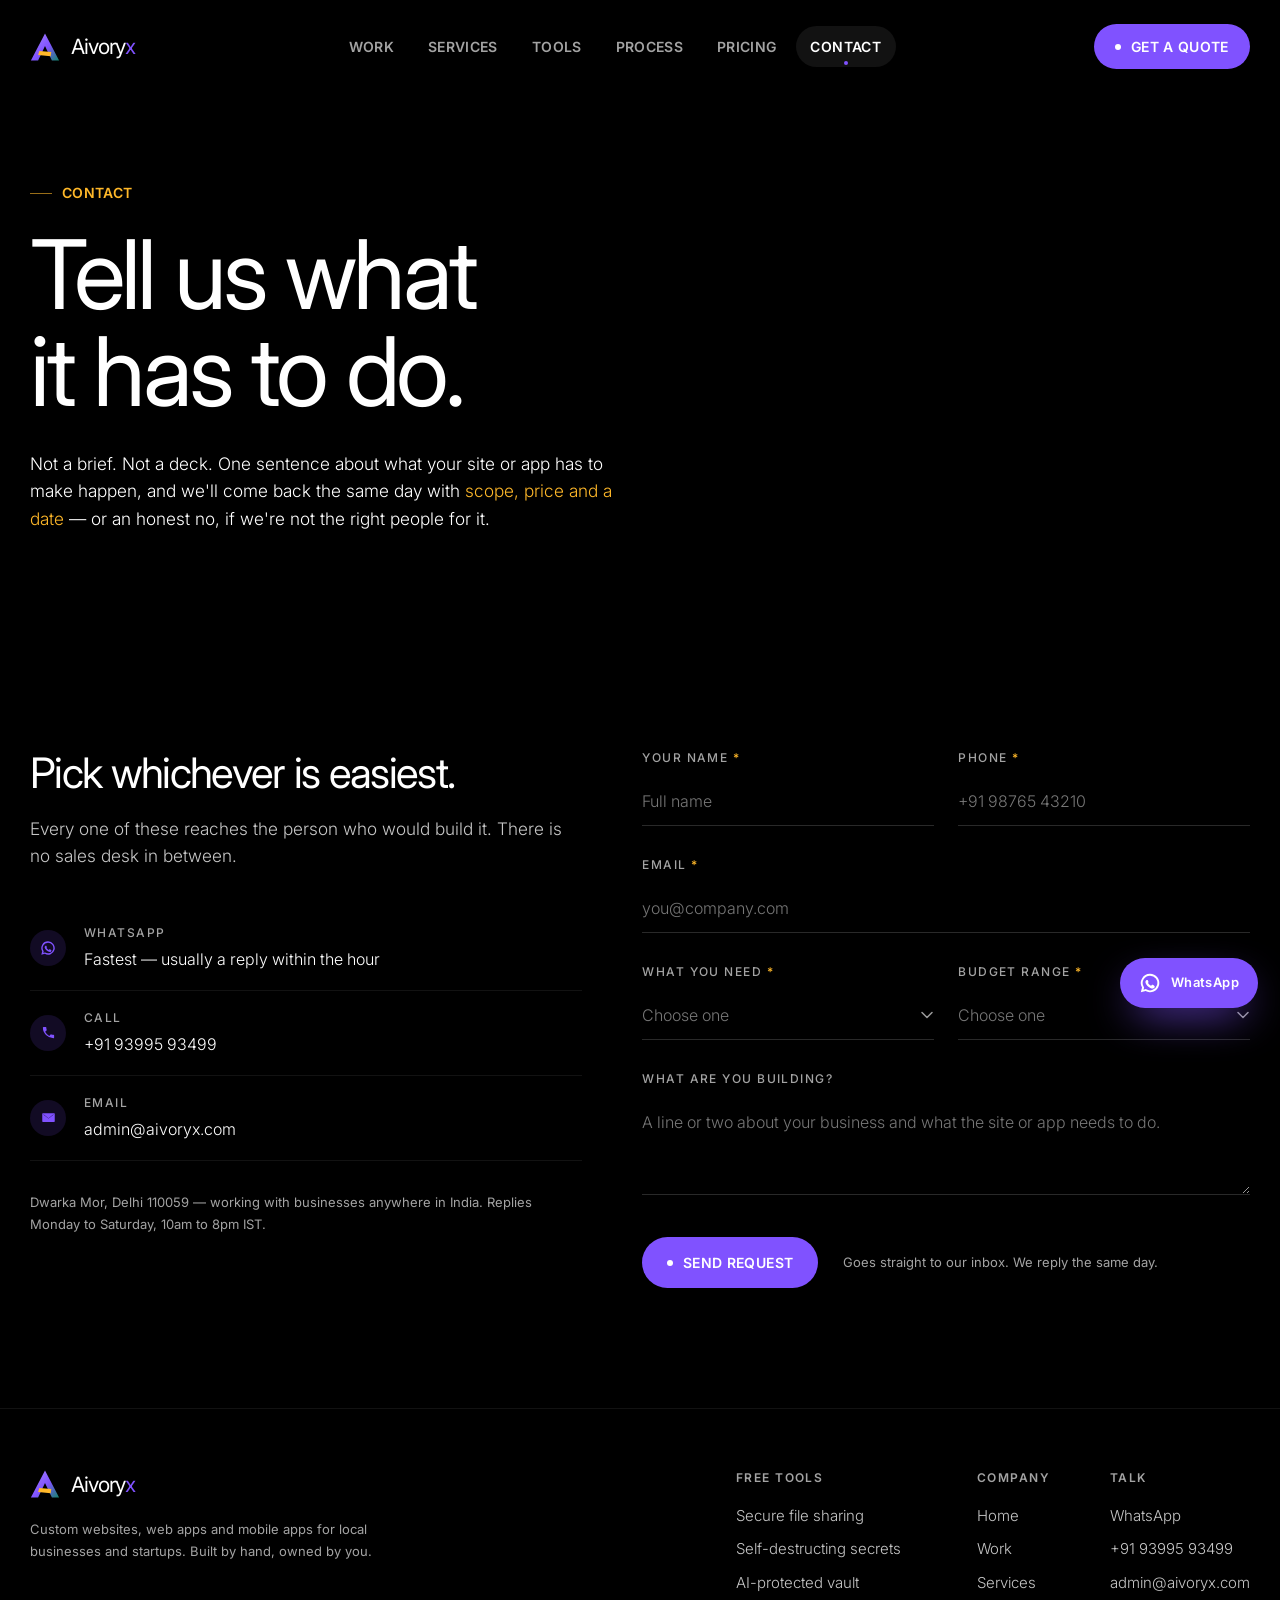
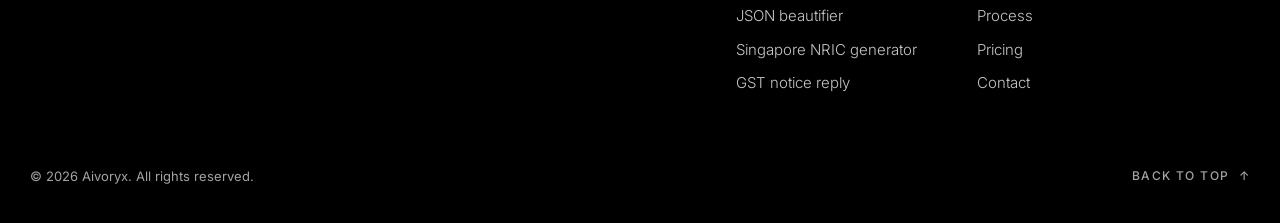
<file: contact.html>
<!DOCTYPE html>
<html lang="en">
<head>
<meta charset="UTF-8">
<meta name="viewport" content="width=device-width, initial-scale=1.0, viewport-fit=cover">
<meta name="theme-color" content="#000000">

<title>Contact &mdash; Aivoryx | Tell us what it has to do</title>
<meta name="description" content="Talk to the person who will build it. WhatsApp, phone, email or the form &mdash; every route lands with a human, and you get scope, price and a date back the same day.">
<link rel="canonical" href="https://aivoryx.com/contact.html">

<meta property="og:type" content="website">
<meta property="og:url" content="https://aivoryx.com/contact.html">
<meta property="og:site_name" content="Aivoryx">
<meta property="og:title" content="Contact &mdash; Aivoryx | Tell us what it has to do">
<meta property="og:description" content="No forms that vanish into a CRM. Tell us the one thing your site has to do and we'll come back the same day with scope, price and a date.">
<meta property="og:image" content="https://aivoryx.com/assets/img/og-cover.png">
<meta name="twitter:card" content="summary_large_image">

<link rel="icon" href="assets/img/favicon.svg" type="image/svg+xml">
<link rel="apple-touch-icon" href="assets/img/apple-touch-icon.png">
<link rel="manifest" href="site.webmanifest">

<link rel="preconnect" href="https://fonts.googleapis.com">
<link rel="preconnect" href="https://fonts.gstatic.com" crossorigin>
<link href="https://fonts.googleapis.com/css2?family=Inter:wght@200;300;400;500;600;700&display=swap" rel="stylesheet">

<link rel="stylesheet" href="assets/css/tokens.css?v=20261109">
<link rel="stylesheet" href="assets/css/base.css?v=20261109">
<link rel="stylesheet" href="assets/css/components.css?v=20261109">
<link rel="stylesheet" href="assets/css/sections.css?v=20261109">
<link rel="stylesheet" href="assets/css/responsive.css?v=20261109">
<link rel="stylesheet" href="assets/css/motion.css?v=20261109">

<script type="application/ld+json">
{
  "@context":"https://schema.org",
  "@type":"ContactPage",
  "url":"https://aivoryx.com/contact.html",
  "name":"Contact Aivoryx",
  "mainEntity":{
    "@type":"Organization",
    "name":"Aivoryx",
    "url":"https://aivoryx.com",
    "contactPoint":{
      "@type":"ContactPoint",
      "telephone":"+91-93995-93499",
      "contactType":"sales",
      "areaServed":"IN",
      "availableLanguage":["English","Hindi"]
    }
  }
}
</script>
</head>
<body>

<a class="skip" href="#top">Skip to content</a>
<div class="progress" id="progress" aria-hidden="true"></div>

<!-- ============================ NAV ============================ -->
<header class="nav" id="nav">
  <div class="wrap nav__inner">
    <a href="index.html" class="brand" aria-label="Aivoryx home">
      <svg class="brand__mark" viewBox="0 0 100 100" fill="none" aria-hidden="true">
        <defs>
          <linearGradient id="axg" x1="6" y1="4" x2="94" y2="96" gradientUnits="userSpaceOnUse">
            <stop stop-color="#a684ff"/><stop offset=".55" stop-color="#8052ff"/><stop offset="1" stop-color="#15846e"/>
          </linearGradient>
        </defs>
        <path class="brand__body" d="M50 5 L97 95 L73 95 L50 47 L27 95 L3 95 Z" fill="url(#axg)"/>
        <path class="brand__shard" d="M31 63 L71 67 L69 81 L27 77 Z" fill="#ffb829"/>
      </svg>
      <span class="brand__word">Aivory<b>x</b></span>
    </a>

    <nav class="nav__links" id="navLinks" aria-label="Primary">
      <span class="nav__pill" id="navPill" aria-hidden="true"></span>
      <a class="nav__link" href="work.html">Work</a>
      <a class="nav__link" href="services.html">Services</a>
      <a class="nav__link" href="tools.html">Tools</a>
      <a class="nav__link" href="process.html">Process</a>
      <a class="nav__link" href="pricing.html">Pricing</a>
      <a class="nav__link is-active" href="contact.html" aria-current="page">Contact</a>
    </nav>

    <div class="nav__right">
      <a class="btn nav__cta" href="#quoteForm" data-scroll data-magnetic><span class="btn__dot"></span><span>Get a quote</span></a>
      <button class="burger" id="burger" aria-label="Open menu" aria-expanded="false" aria-controls="navLinks">
        <span></span><span></span><span></span>
      </button>
    </div>
  </div>
</header>

<main id="top">

<!-- ============================ PAGE HERO ============================ -->
<section class="phero">
  <div class="wrap">
    <!-- reveal.js plays whatever a page marks as its hero, with no observer -->
    <div id="pheroCopy" data-hero-copy>
      <p class="eyebrow fade" style="--d:.05s">Contact</p>

      <h1 class="display">
        <span class="line"><span style="--d:.18s">Tell us what</span></span>
        <span class="line"><span style="--d:.30s">it has to do.</span></span>
      </h1>

      <p class="lede fade" style="--d:.46s">
        Not a brief. Not a deck. One sentence about what your site or app has to
        make happen, and we'll come back the same day with
        <span class="amber">scope, price and a date</span> &mdash; or an honest no,
        if we're not the right people for it.
      </p>
    </div>
  </div>
</section>

<!-- ============================ TALK ============================ -->
<section class="section" id="talk">
  <div class="wrap contact">

    <div class="rv">
      <h2 class="h-md">Pick whichever is easiest.</h2>
      <p class="lede muted" style="margin-top:var(--s18)">
        Every one of these reaches the person who would build it. There is no
        sales desk in between.
      </p>

      <div class="channels">
        <a class="channel" href="https://wa.me/919399593499?text=Hi%20Aivoryx%2C%20I%27d%20like%20to%20discuss%20a%20project" data-wa target="_blank" rel="noopener">
          <span class="channel__ico" aria-hidden="true">
            <svg width="16" height="16" viewBox="0 0 24 24" fill="currentColor"><path d="M12 2a10 10 0 00-8.7 15L2 22l5.2-1.3A10 10 0 1012 2zm0 2a8 8 0 11-4.2 14.8l-.3-.2-2.6.7.7-2.5-.2-.3A8 8 0 0112 4zm4.3 10.6c-.2-.1-1.4-.7-1.6-.8-.2-.1-.4-.1-.5.1l-.7.9c-.1.2-.3.2-.5.1a6.5 6.5 0 01-3.2-2.8c-.1-.2 0-.4.1-.5l.4-.5c.1-.2.1-.3 0-.5l-.7-1.6c-.2-.4-.4-.4-.5-.4h-.5c-.2 0-.5.1-.7.3-.2.3-.9.9-.9 2.1s.9 2.4 1 2.6c.1.2 1.8 2.8 4.4 3.8 1.6.6 2.2.7 3 .5.5-.1 1.4-.6 1.6-1.2.2-.6.2-1.1.1-1.2l-.3-.2z"/></svg>
          </span>
          <span><span class="channel__k">WhatsApp</span><span class="channel__v">Fastest &mdash; usually a reply within the hour</span></span>
        </a>

        <a class="channel" href="tel:+919399593499" data-tel>
          <span class="channel__ico" aria-hidden="true">
            <svg width="15" height="15" viewBox="0 0 24 24" fill="currentColor"><path d="M6.6 10.8a15.1 15.1 0 006.6 6.6l2.2-2.2c.3-.3.7-.4 1-.2 1.1.4 2.4.6 3.6.6.6 0 1 .4 1 1V20c0 .6-.4 1-1 1A17 17 0 013 4c0-.6.4-1 1-1h3.5c.6 0 1 .4 1 1 0 1.3.2 2.5.6 3.6.1.3 0 .7-.2 1l-2.3 2.2z"/></svg>
          </span>
          <span><span class="channel__k">Call</span><span class="channel__v" data-phone-text>+91 93995 93499</span></span>
        </a>

        <a class="channel" href="mailto:admin@aivoryx.com" data-mail>
          <span class="channel__ico" aria-hidden="true">
            <svg width="15" height="15" viewBox="0 0 24 24" fill="currentColor"><path d="M3 5h18a1 1 0 011 1v12a1 1 0 01-1 1H3a1 1 0 01-1-1V6a1 1 0 011-1zm9 8L4.4 7.2 4 7v.6l8 6 8-6V7l-.4.2L12 13z"/></svg>
          </span>
          <span><span class="channel__k">Email</span><span class="channel__v" data-mail-text>admin@aivoryx.com</span></span>
        </a>
      </div>

      <p class="caption" style="margin-top:var(--s30);line-height:1.7">
        Dwarka Mor, Delhi 110059 &mdash; working with businesses anywhere in India.
        Replies Monday to Saturday, 10am to 8pm IST.
      </p>
    </div>

    <form class="form rv" id="quoteForm" style="--d:.12s" novalidate>
      <div class="field">
        <label for="f-name">Your name <i aria-hidden="true">*</i></label>
        <input id="f-name" name="name" type="text" autocomplete="name" placeholder="Full name"
               required aria-required="true" aria-describedby="f-name-err">
        <span class="field__bar"></span>
        <span class="field__err" id="f-name-err">Please tell us your name.</span>
      </div>
      <div class="field">
        <label for="f-phone">Phone <i aria-hidden="true">*</i></label>
        <input id="f-phone" name="phone" type="tel" inputmode="tel" autocomplete="tel" placeholder="+91 98765 43210"
               required aria-required="true" aria-describedby="f-phone-err">
        <span class="field__bar"></span>
        <span class="field__err" id="f-phone-err">At least 10 digits, please.</span>
      </div>
      <div class="field field--full">
        <label for="f-email">Email <i aria-hidden="true">*</i></label>
        <input id="f-email" name="email" type="email" inputmode="email" autocomplete="email" placeholder="you@company.com"
               required aria-required="true" aria-describedby="f-email-err">
        <span class="field__bar"></span>
        <span class="field__err" id="f-email-err">That email doesn't look right.</span>
      </div>
      <div class="field">
        <label for="f-need">What you need <i aria-hidden="true">*</i></label>
        <select id="f-need" name="need" required aria-required="true" aria-describedby="f-need-err">
          <option value="" disabled selected>Choose one</option>
          <option>Business website</option>
          <option>Web application</option>
          <option>Mobile app</option>
          <option>Online store</option>
          <option>Interactive tool or calculator</option>
          <option>AI chat / automation</option>
          <option>Redesign of an existing site</option>
          <option>Not sure yet</option>
        </select>
        <span class="field__bar"></span>
        <span class="field__err" id="f-need-err">Pick whichever is closest.</span>
      </div>
      <div class="field">
        <label for="f-budget">Budget range <i aria-hidden="true">*</i></label>
        <select id="f-budget" name="budget" required aria-required="true" aria-describedby="f-budget-err">
          <option value="" disabled selected>Choose one</option>
          <option>Under &#8377;8,000</option>
          <option>&#8377;8,000 &ndash; &#8377;15,000</option>
          <option>&#8377;15,000 &ndash; &#8377;25,000</option>
          <option>&#8377;25,000+</option>
          <option>Tell me what's realistic</option>
        </select>
        <span class="field__bar"></span>
        <span class="field__err" id="f-budget-err">Pick one, or the last option.</span>
      </div>
      <div class="field field--full">
        <label for="f-msg">What are you building?</label>
        <textarea id="f-msg" name="message" rows="3" autocomplete="off" placeholder="A line or two about your business and what the site or app needs to do."></textarea>
        <span class="field__bar"></span>
      </div>

      <!-- Off-screen, never shown to a person. Anything that fills it in
           is a bot, and the submission is dropped without saying so. -->
      <div class="field field--trap" aria-hidden="true">
        <label for="f-co">Company</label>
        <input id="f-co" name="company" type="text" tabindex="-1" autocomplete="off">
      </div>

      <div class="form__submit">
        <button class="btn" type="submit" data-magnetic><span class="btn__dot"></span><span>Send request</span></button>
        <span class="caption" id="formNote" role="status" aria-live="polite">Goes straight to our inbox. We reply the same day.</span>
      </div>
    </form>

  </div>
</section>

</main>

<!-- ============================ FOOTER ============================ -->
<footer class="footer">
  <div class="wrap">
    <div class="footer__top">
      <div style="max-width:34ch">
        <a href="index.html" class="brand" style="margin-bottom:var(--s18)">
          <svg class="brand__mark" viewBox="0 0 100 100" fill="none" aria-hidden="true">
            <path class="brand__body" d="M50 5 L97 95 L73 95 L50 47 L27 95 L3 95 Z" fill="url(#axg)"/>
            <path class="brand__shard" d="M31 63 L71 67 L69 81 L27 77 Z" fill="#ffb829"/>
          </svg>
          <span class="brand__word">Aivory<b>x</b></span>
        </a>
        <p class="caption" style="line-height:1.7">
          Custom websites, web apps and mobile apps for local businesses and
          startups. Built by hand, owned by you.
        </p>
      </div>

      <div class="footer__cols">
        <div class="footer__col">
          <h4>Free tools</h4>
          <a href="https://fileshare.aivoryx.com/" target="_blank" rel="noopener">Secure file sharing</a>
          <a href="https://secret.aivoryx.com/" target="_blank" rel="noopener">Self-destructing secrets</a>
          <a href="https://vault.aivoryx.com/" target="_blank" rel="noopener">AI-protected vault</a>
          <a href="https://jsonbeautifier.aivoryx.com/" target="_blank" rel="noopener">JSON beautifier</a>
          <a href="https://nric-generator.aivoryx.com/" target="_blank" rel="noopener">Singapore NRIC generator</a>
          <a href="https://gstreply.aivoryx.com/" target="_blank" rel="noopener">GST notice reply</a>
        </div>
        <div class="footer__col">
          <h4>Company</h4>
          <a href="index.html">Home</a>
          <a href="work.html">Work</a>
          <a href="services.html">Services</a>
          <a href="process.html">Process</a>
          <a href="pricing.html">Pricing</a>
          <a href="contact.html">Contact</a>
        </div>
        <div class="footer__col">
          <h4>Talk</h4>
          <a href="https://wa.me/919399593499" data-wa target="_blank" rel="noopener">WhatsApp</a>
          <a href="tel:+919399593499" data-tel data-phone-text>+91 93995 93499</a>
          <a href="mailto:admin@aivoryx.com" data-mail data-mail-text>admin@aivoryx.com</a>
        </div>
      </div>
    </div>

    <div class="footer__bottom">
      <p class="caption">&copy; <span id="yr">2026</span> Aivoryx. All rights reserved.</p>
      <a class="toTop" href="#top" data-scroll>Back to top <span aria-hidden="true">&uarr;</span></a>
    </div>
  </div>
</footer>

<a class="wa" id="waFloat" href="https://wa.me/919399593499?text=Hi%20Aivoryx%2C%20I%27d%20like%20to%20discuss%20a%20project" data-wa target="_blank" rel="noopener" aria-label="Chat on WhatsApp">
  <svg width="22" height="22" viewBox="0 0 24 24" fill="currentColor" aria-hidden="true"><path d="M12 2a10 10 0 00-8.7 15L2 22l5.2-1.3A10 10 0 1012 2zm0 2a8 8 0 11-4.2 14.8l-.3-.2-2.6.7.7-2.5-.2-.3A8 8 0 0112 4zm4.3 10.6c-.2-.1-1.4-.7-1.6-.8-.2-.1-.4-.1-.5.1l-.7.9c-.1.2-.3.2-.5.1a6.5 6.5 0 01-3.2-2.8c-.1-.2 0-.4.1-.5l.4-.5c.1-.2.1-.3 0-.5l-.7-1.6c-.2-.4-.4-.4-.5-.4h-.5c-.2 0-.5.1-.7.3-.2.3-.9.9-.9 2.1s.9 2.4 1 2.6c.1.2 1.8 2.8 4.4 3.8 1.6.6 2.2.7 3 .5.5-.1 1.4-.6 1.6-1.2.2-.6.2-1.1.1-1.2l-.3-.2z"/></svg>
  <span>WhatsApp</span>
</a>

<script src="assets/js/config.js?v=20261109" defer></script>
<script src="assets/js/utils.js?v=20261109" defer></script>
<script src="assets/js/contact.js?v=20261109" defer></script>
<script src="assets/js/nav.js?v=20261109" defer></script>
<script src="assets/js/reveal.js?v=20261109" defer></script>
<script src="assets/js/form.js?v=20261109a" defer></script>
<script src="assets/js/motion.js?v=20261109" defer></script>
<script src="assets/js/main.js?v=20261109" defer></script>
</body>
</html>
</file>
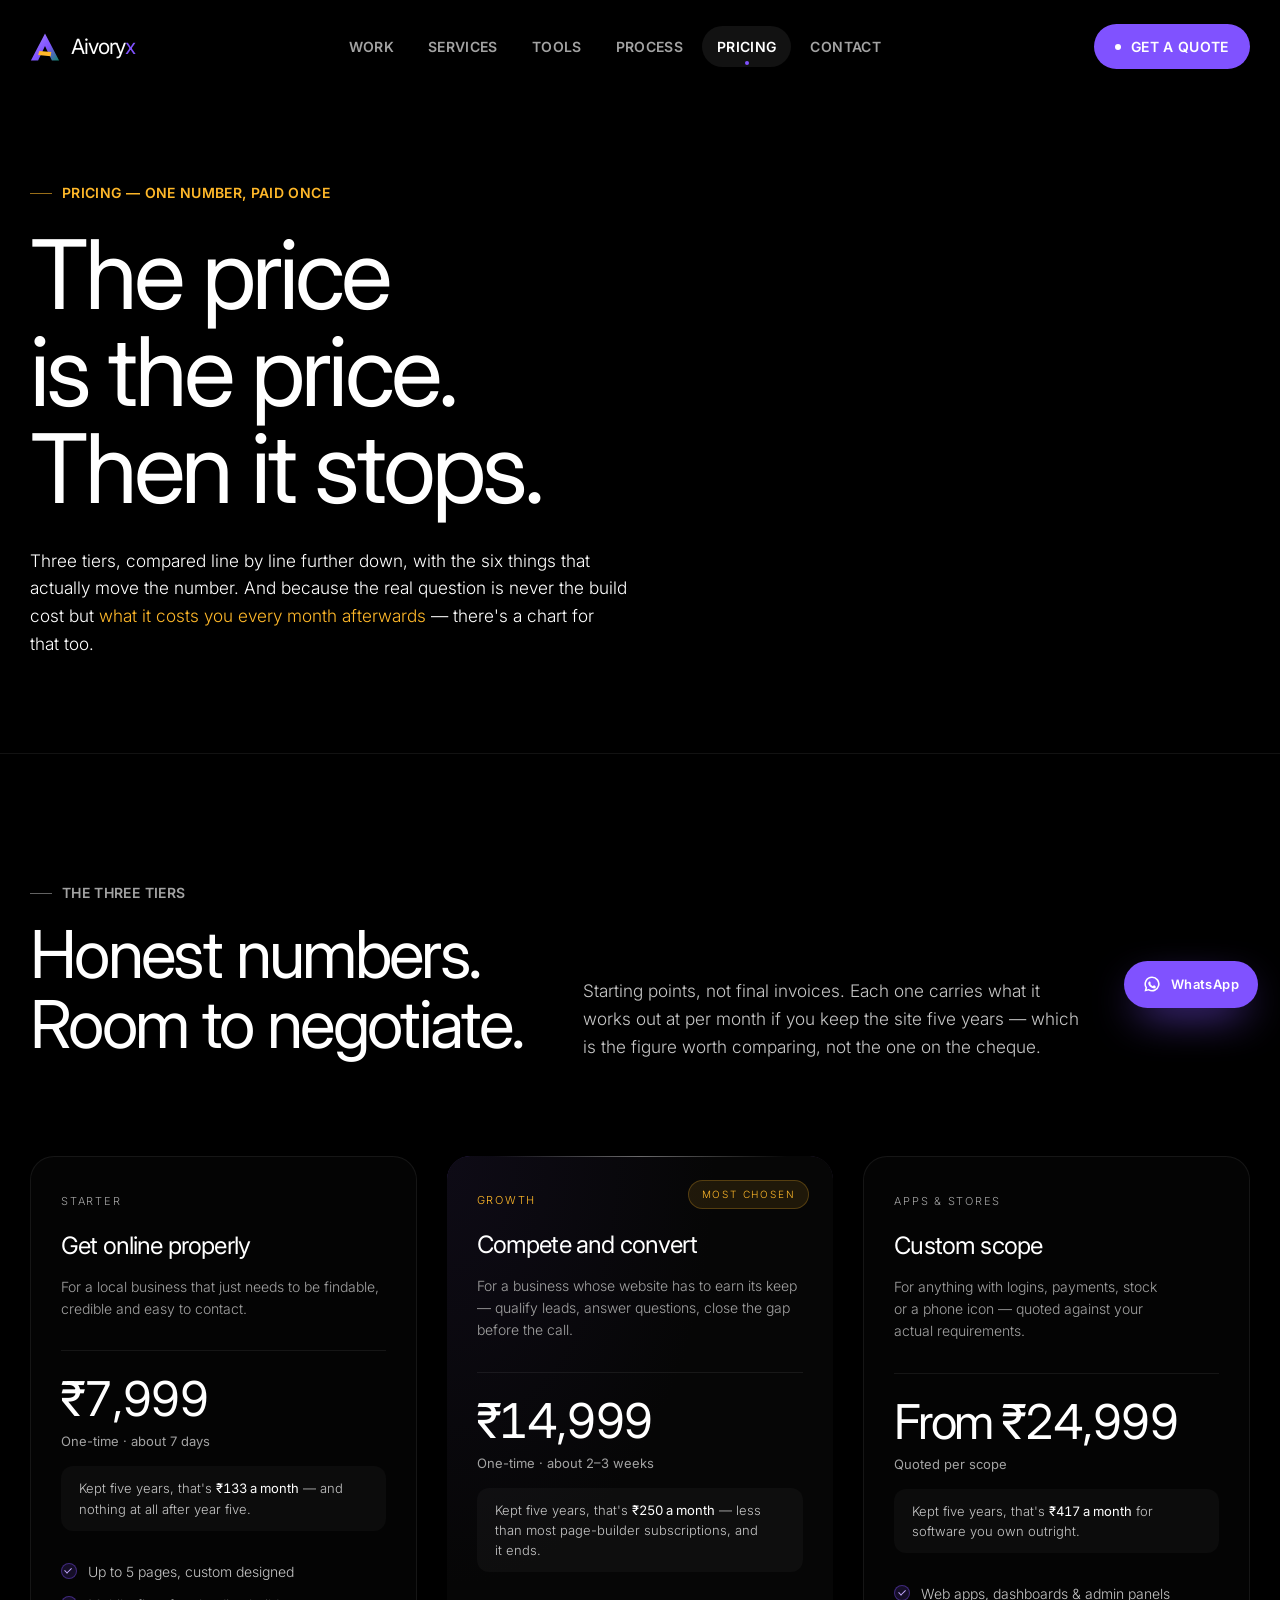
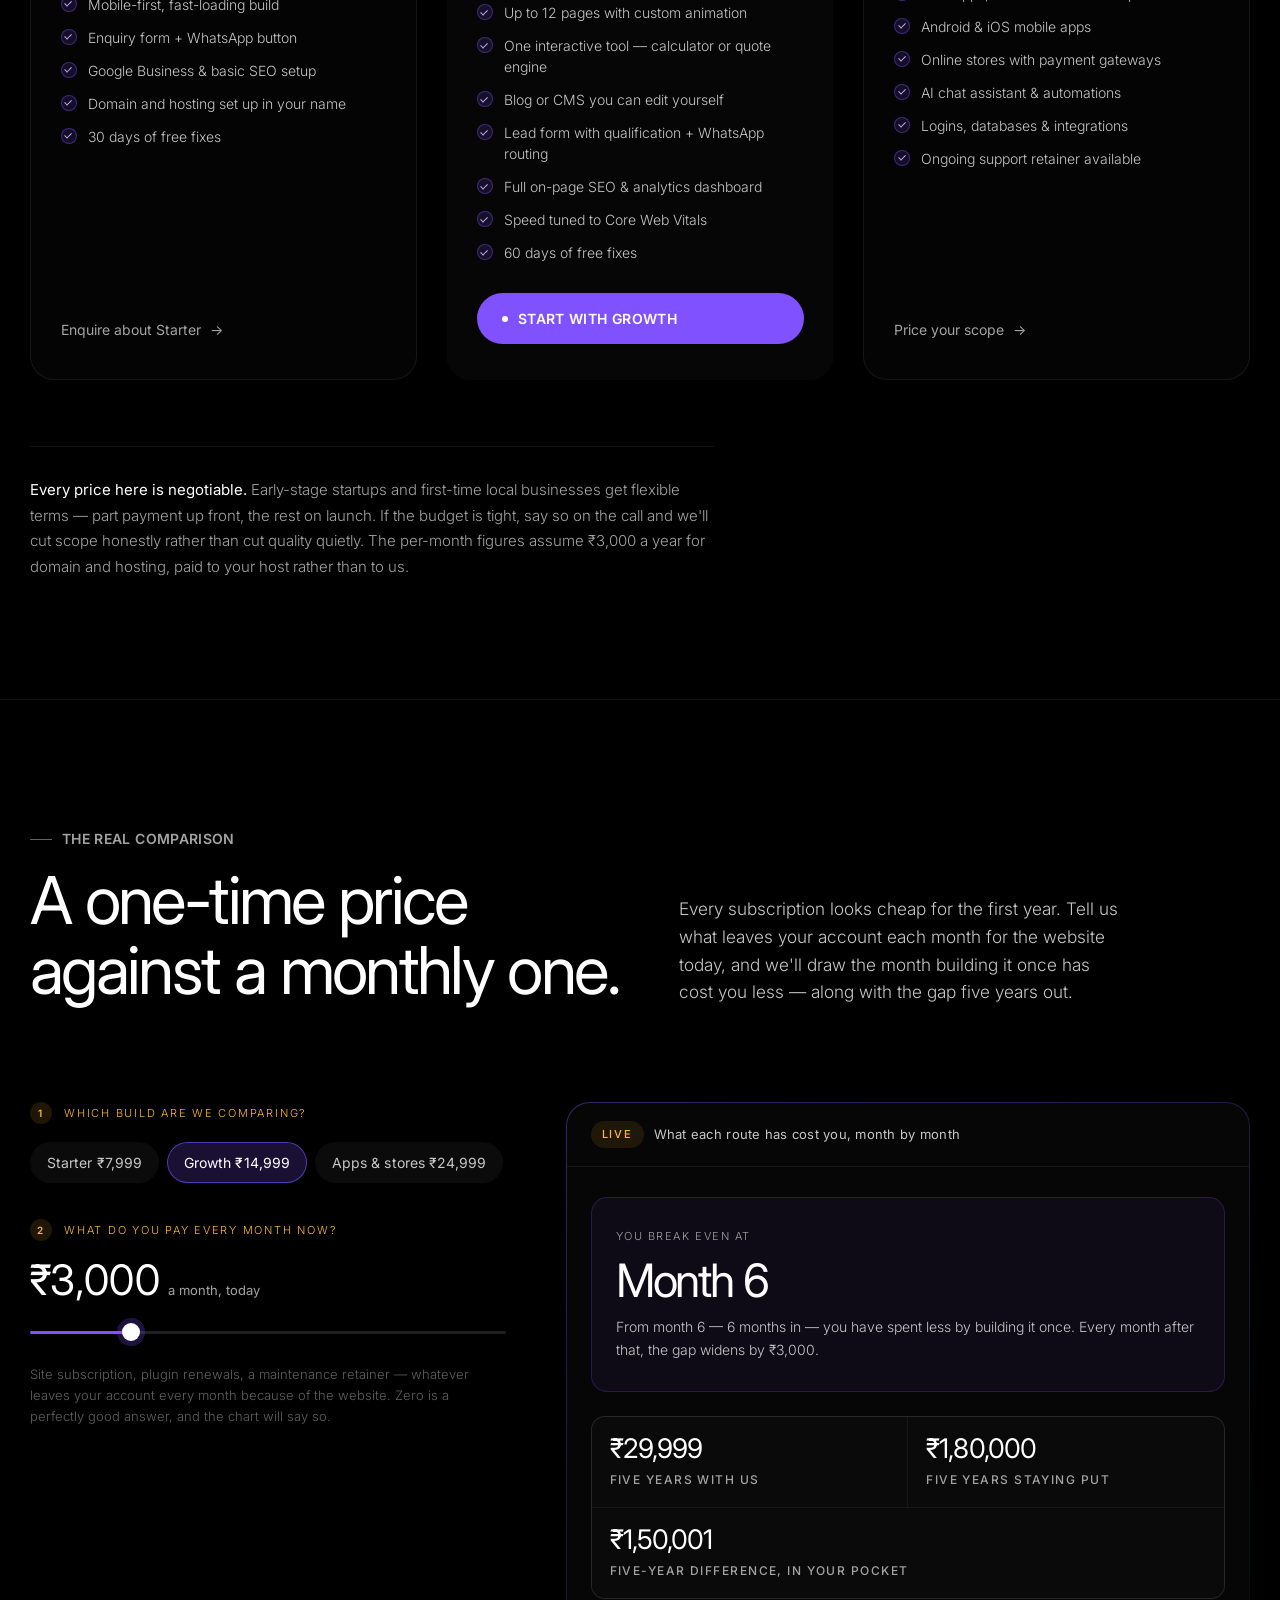
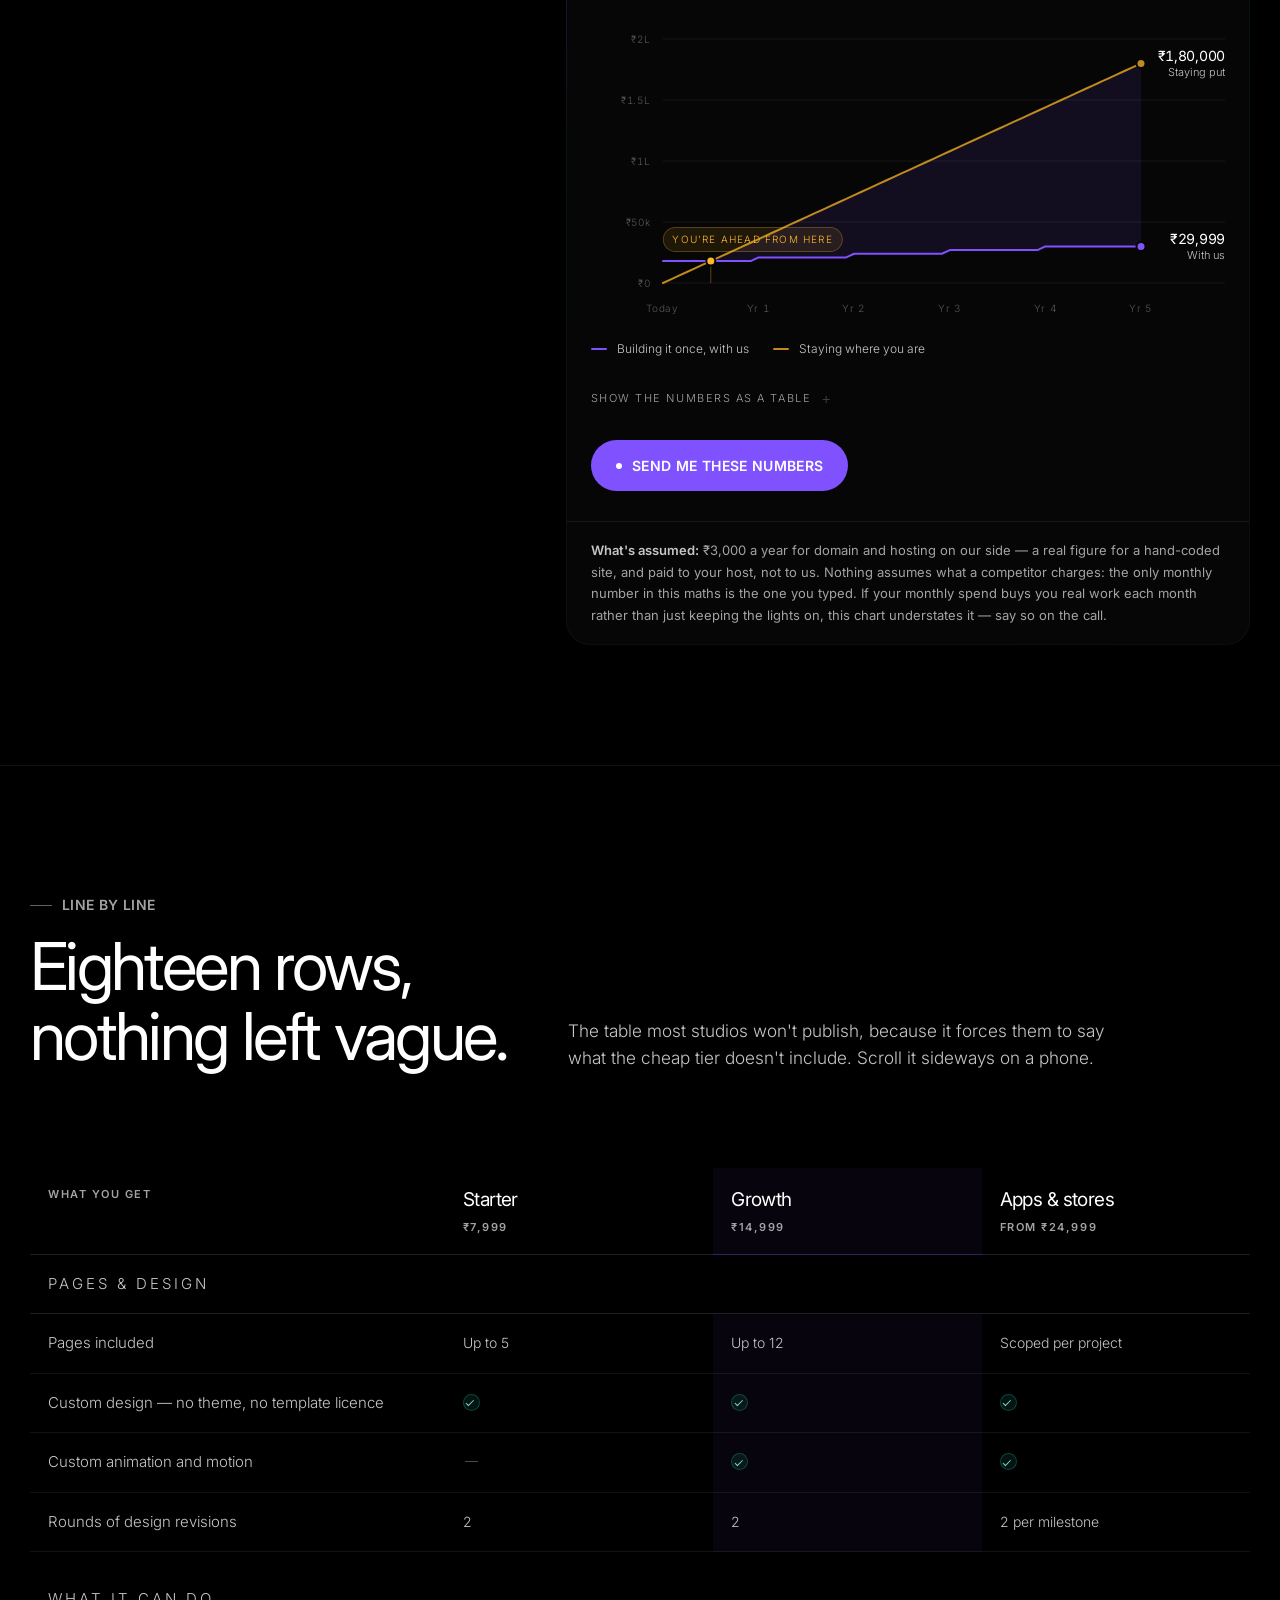
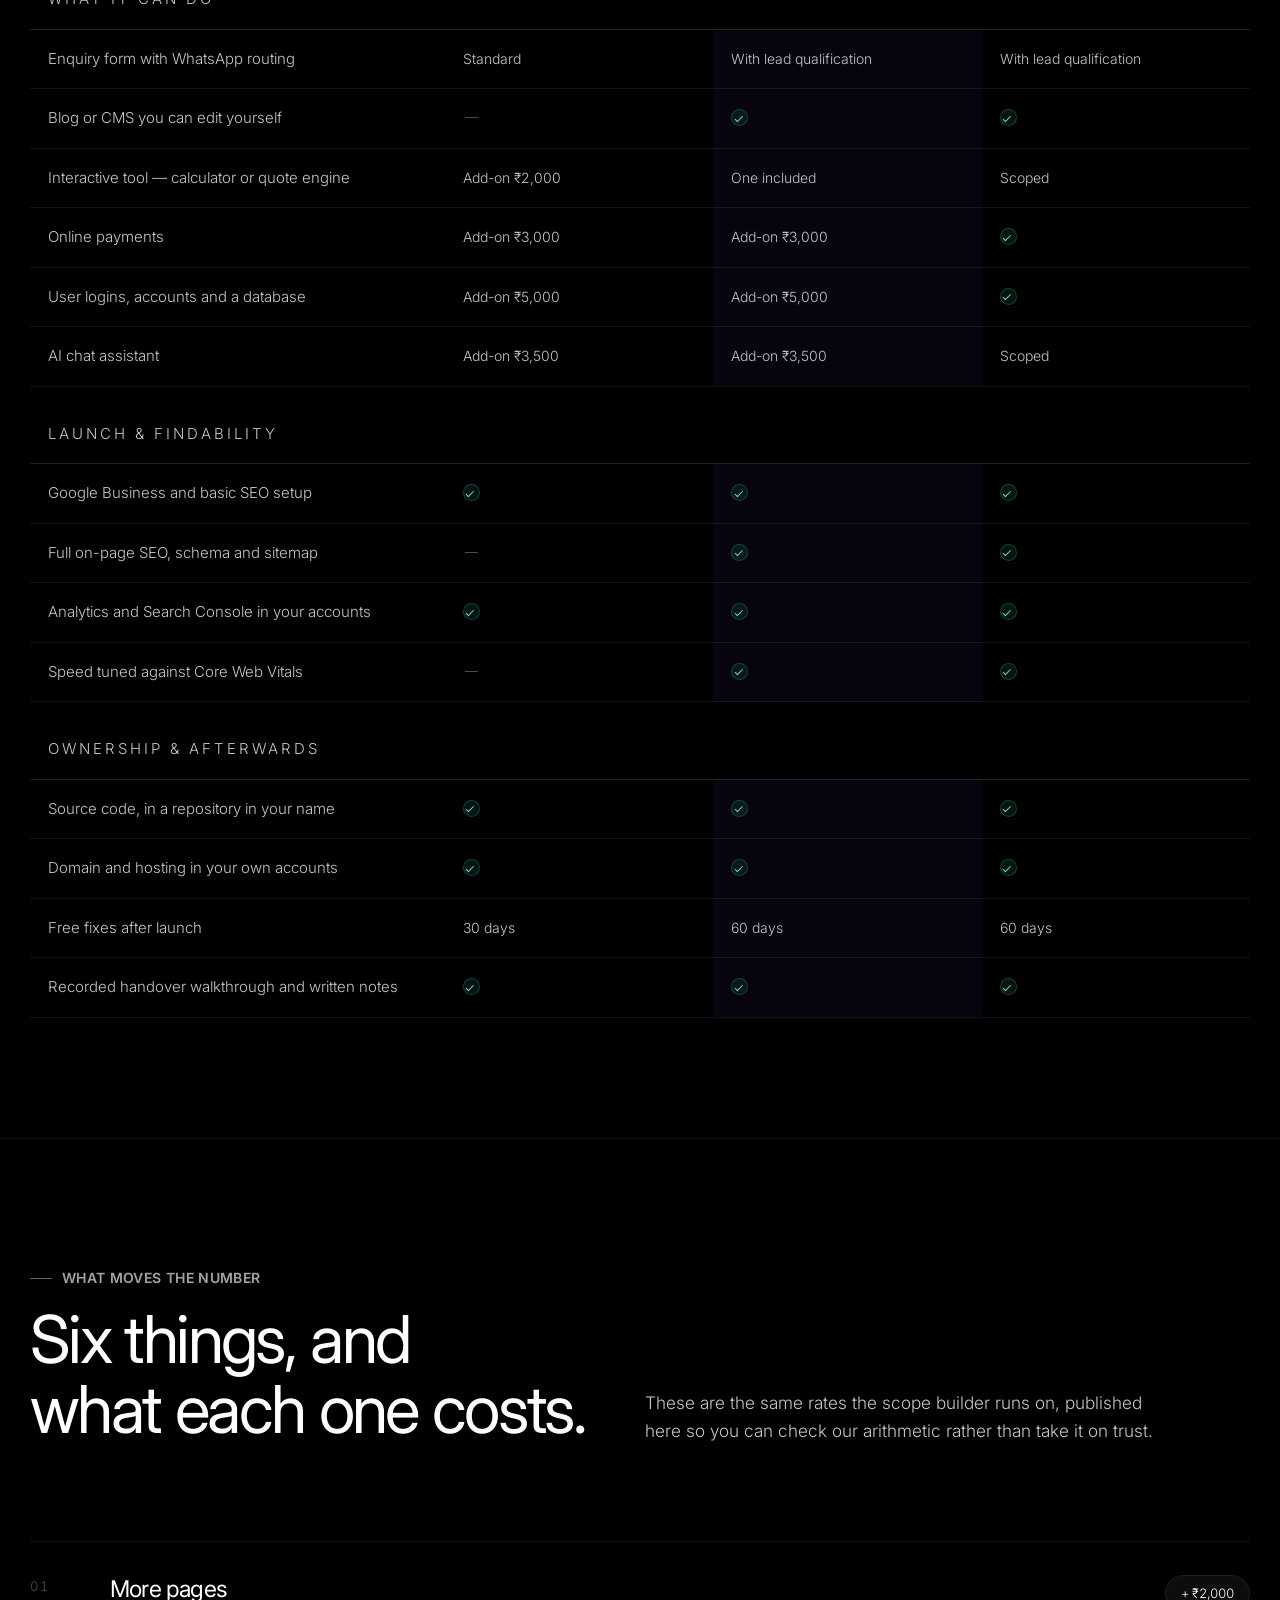
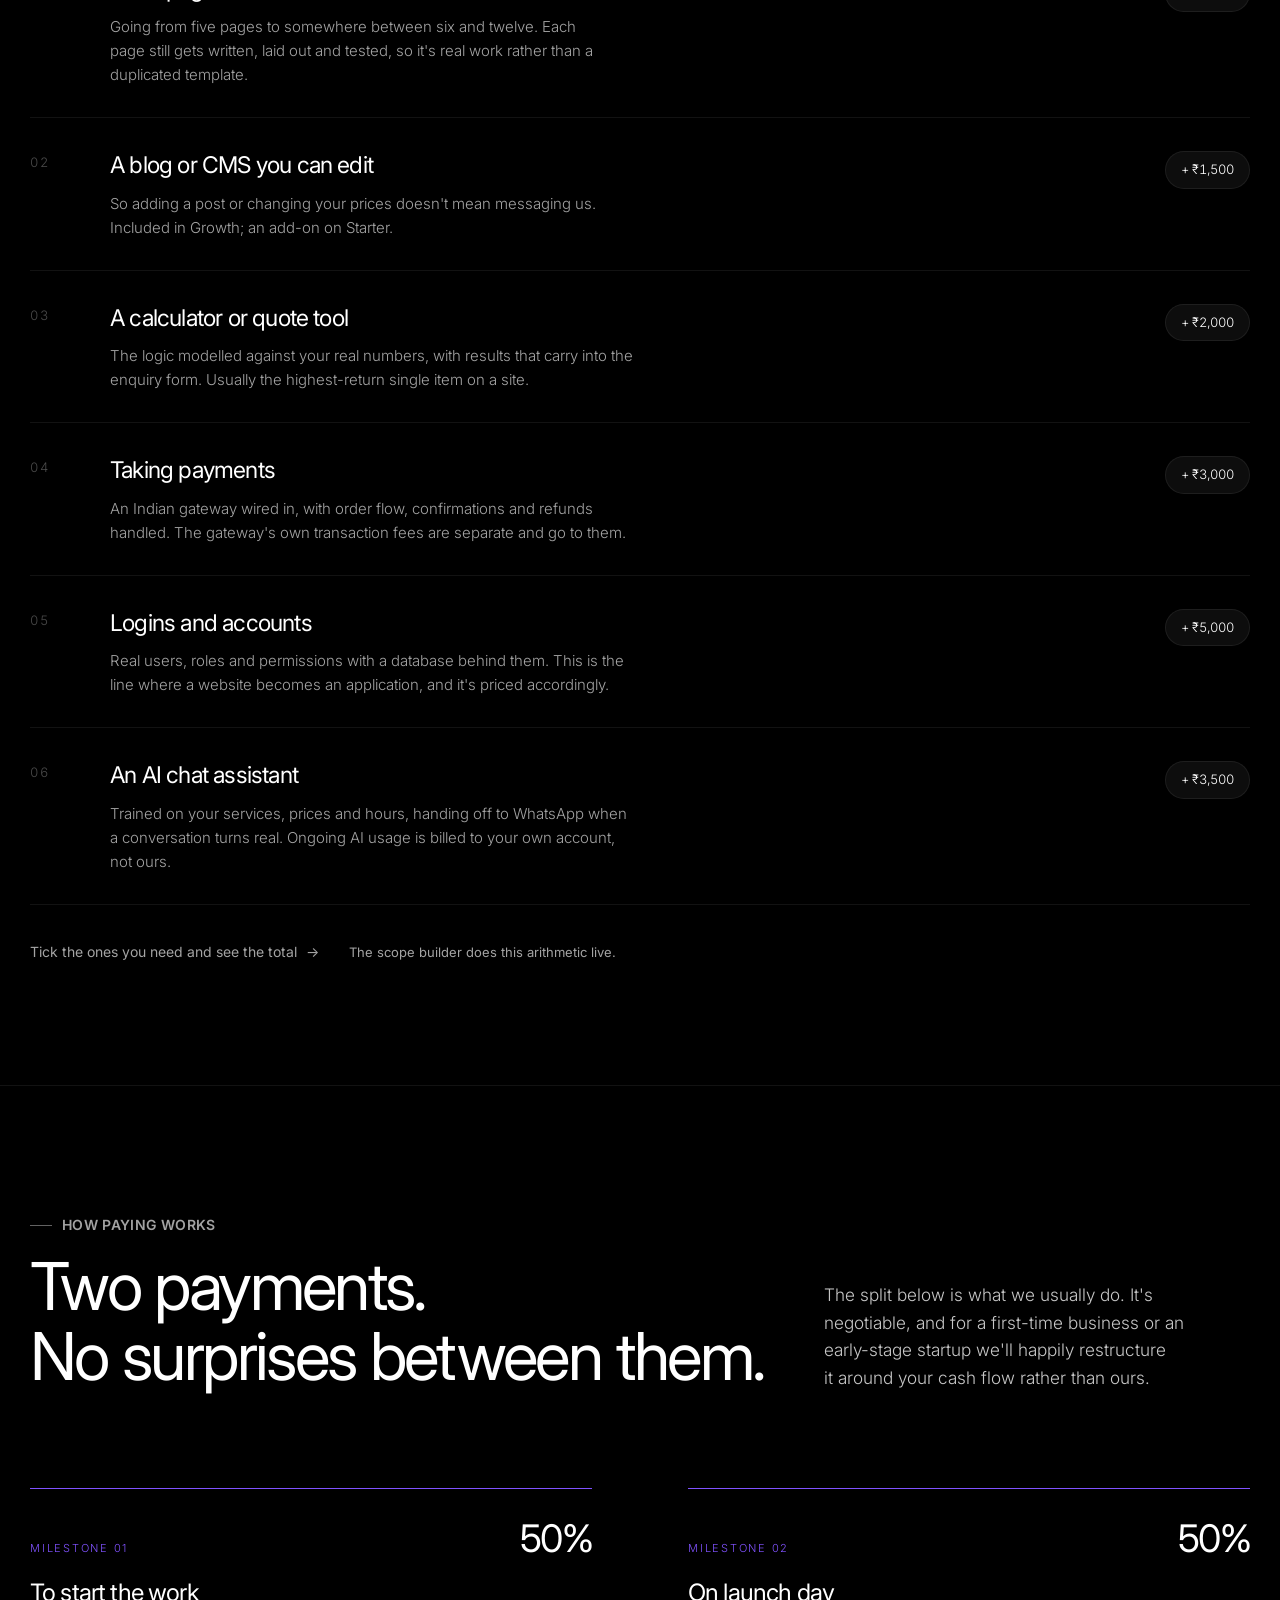
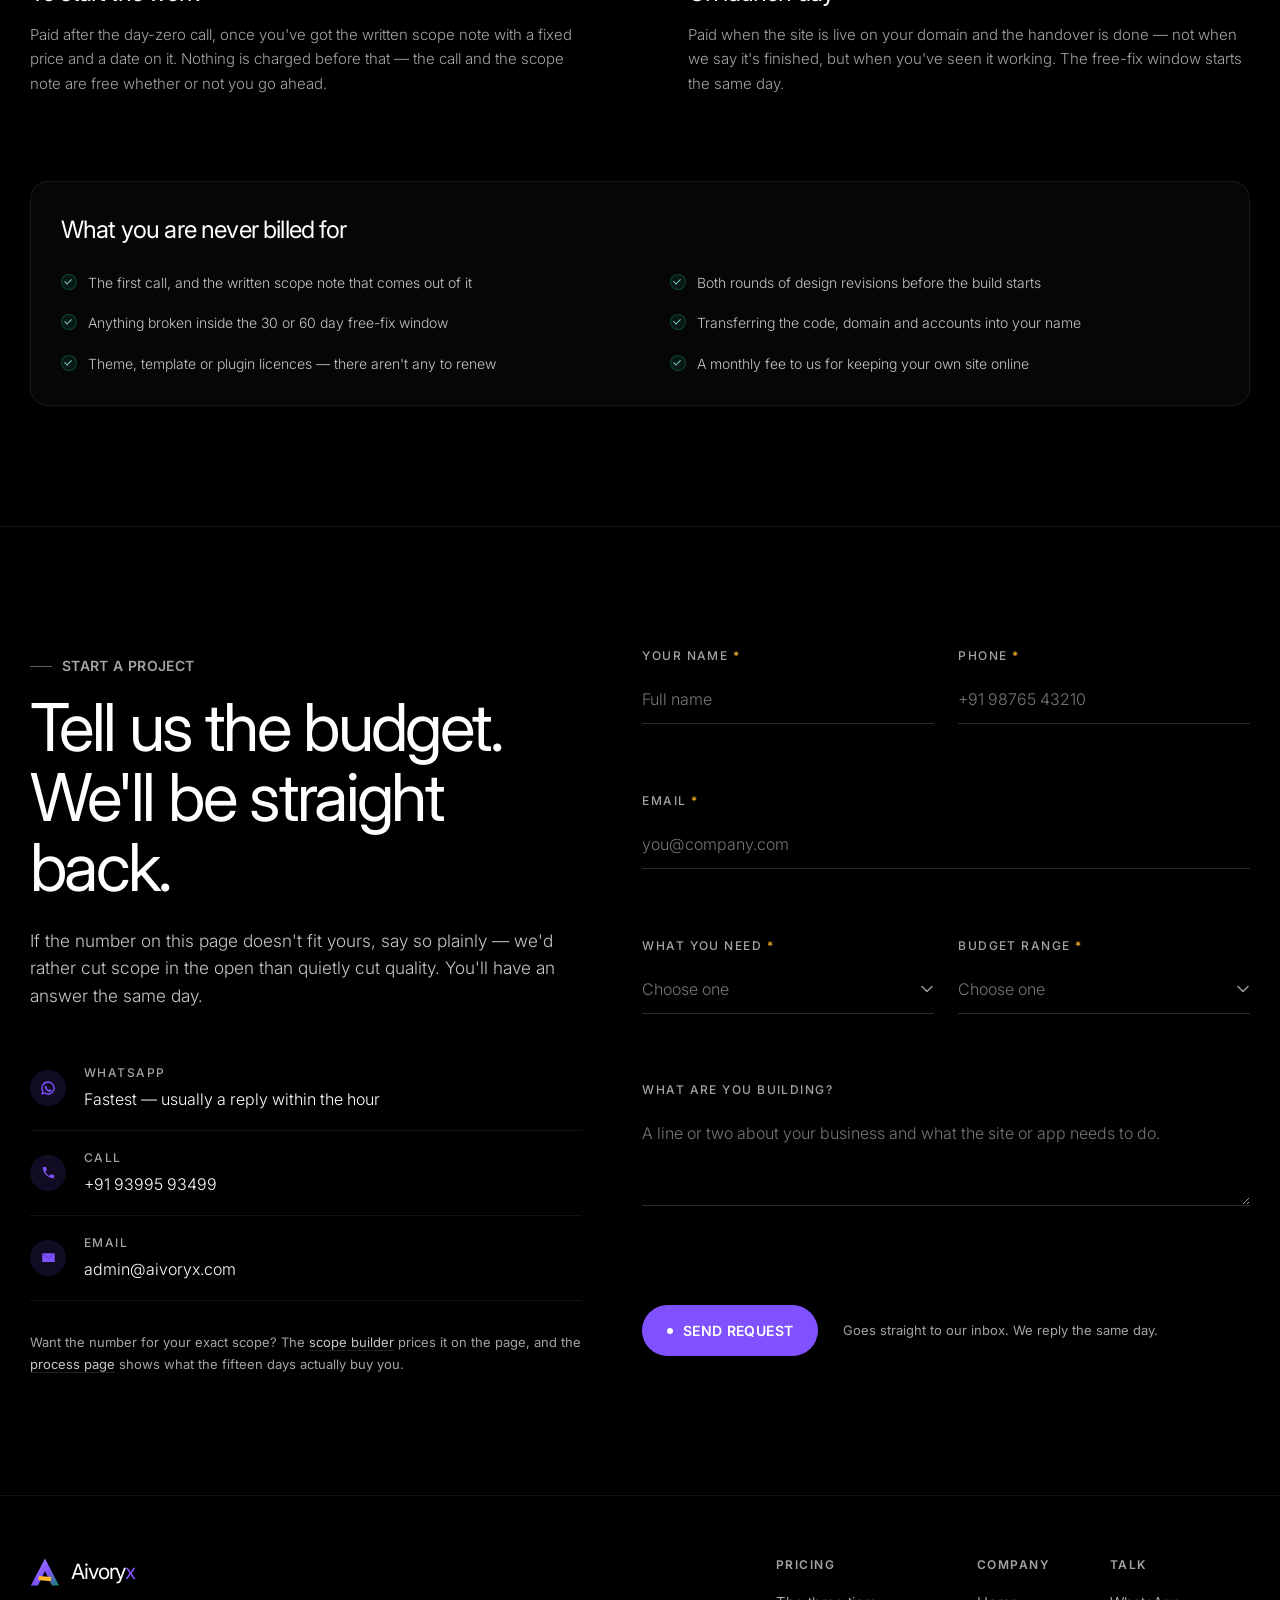
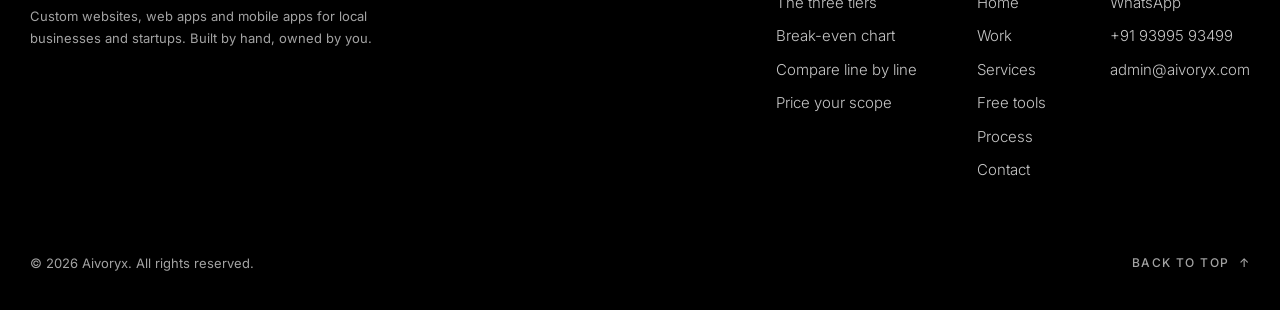
<file: pricing.html>
<!DOCTYPE html>
<html lang="en">
<head>
<meta charset="UTF-8">
<meta name="viewport" content="width=device-width, initial-scale=1.0, viewport-fit=cover">
<meta name="theme-color" content="#000000">

<title>Pricing &mdash; Aivoryx | One number, paid once. Then it stops.</title>
<meta name="description" content="Aivoryx pricing: Starter from ₹7,999, Growth ₹14,999, apps and stores from ₹24,999. Every tier compared line by line, what moves the number, and a chart showing the month a one-time build costs less than what you pay monthly today.">
<link rel="canonical" href="https://aivoryx.com/pricing.html">

<meta property="og:type" content="website">
<meta property="og:url" content="https://aivoryx.com/pricing.html">
<meta property="og:site_name" content="Aivoryx">
<meta property="og:title" content="Pricing &mdash; Aivoryx | One number, paid once">
<meta property="og:description" content="Three tiers compared line by line, the six things that move the price, and a break-even chart against whatever you're paying every month right now.">
<meta property="og:image" content="https://aivoryx.com/assets/img/og-cover.png">
<meta name="twitter:card" content="summary_large_image">

<link rel="icon" href="assets/img/favicon.svg" type="image/svg+xml">
<link rel="apple-touch-icon" href="assets/img/apple-touch-icon.png">
<link rel="manifest" href="site.webmanifest">

<link rel="preconnect" href="https://fonts.googleapis.com">
<link rel="preconnect" href="https://fonts.gstatic.com" crossorigin>
<link href="https://fonts.googleapis.com/css2?family=Inter:wght@200;300;400;500;600;700&display=swap" rel="stylesheet">

<link rel="stylesheet" href="assets/css/tokens.css?v=20261109">
<link rel="stylesheet" href="assets/css/base.css?v=20261109">
<link rel="stylesheet" href="assets/css/components.css?v=20261109">
<link rel="stylesheet" href="assets/css/sections.css?v=20261109">
<link rel="stylesheet" href="assets/css/pricing.css?v=20261109">
<link rel="stylesheet" href="assets/css/responsive.css?v=20261109">
<link rel="stylesheet" href="assets/css/motion.css?v=20261109">

<script type="application/ld+json">
{
  "@context":"https://schema.org",
  "@type":"Service",
  "name":"Website, web app and mobile app development",
  "url":"https://aivoryx.com/pricing.html",
  "areaServed":"IN",
  "provider":{
    "@type":"ProfessionalService",
    "name":"Aivoryx",
    "email":"admin@aivoryx.com",
    "telephone":"+91-93995-93499",
    "address":{"@type":"PostalAddress","streetAddress":"Dwarka Mor","addressLocality":"New Delhi","addressRegion":"Delhi","postalCode":"110059","addressCountry":"IN"}
  },
  "offers":[
    {"@type":"Offer","name":"Starter","description":"Up to 5 custom-designed pages, mobile-first, enquiry form with WhatsApp, Google Business and basic SEO, 30 days of free fixes.","price":"7999","priceCurrency":"INR","availability":"https://schema.org/InStock"},
    {"@type":"Offer","name":"Growth","description":"Up to 12 pages with custom animation, one interactive tool, blog or CMS, qualifying lead form, full on-page SEO and analytics, speed tuned to Core Web Vitals, 60 days of free fixes.","price":"14999","priceCurrency":"INR","availability":"https://schema.org/InStock"},
    {"@type":"Offer","name":"Apps and stores","description":"Web applications, Android and iOS apps, online stores with payment gateways, logins and databases, AI chat and automation. Quoted per scope.","price":"24999","priceCurrency":"INR","priceSpecification":{"@type":"PriceSpecification","minPrice":"24999","priceCurrency":"INR"},"availability":"https://schema.org/InStock"}
  ]
}
</script>
</head>
<body>

<a class="skip" href="#top">Skip to content</a>
<div class="progress" id="progress" aria-hidden="true"></div>

<!-- ============================ NAV ============================ -->
<header class="nav" id="nav">
  <div class="wrap nav__inner">
    <a href="index.html" class="brand" aria-label="Aivoryx home">
      <svg class="brand__mark" viewBox="0 0 100 100" fill="none" aria-hidden="true">
        <defs>
          <linearGradient id="axg" x1="6" y1="4" x2="94" y2="96" gradientUnits="userSpaceOnUse">
            <stop stop-color="#a684ff"/><stop offset=".55" stop-color="#8052ff"/><stop offset="1" stop-color="#15846e"/>
          </linearGradient>
        </defs>
        <path class="brand__body" d="M50 5 L97 95 L73 95 L50 47 L27 95 L3 95 Z" fill="url(#axg)"/>
        <path class="brand__shard" d="M31 63 L71 67 L69 81 L27 77 Z" fill="#ffb829"/>
      </svg>
      <span class="brand__word">Aivory<b>x</b></span>
    </a>

    <nav class="nav__links" id="navLinks" aria-label="Primary">
      <span class="nav__pill" id="navPill" aria-hidden="true"></span>
      <a class="nav__link" href="work.html">Work</a>
      <a class="nav__link" href="services.html">Services</a>
      <a class="nav__link" href="tools.html">Tools</a>
      <a class="nav__link" href="process.html">Process</a>
      <a class="nav__link is-active" href="pricing.html" aria-current="page">Pricing</a>
      <a class="nav__link" href="contact.html">Contact</a>
    </nav>

    <div class="nav__right">
      <a class="btn nav__cta" href="#talk" data-scroll data-magnetic><span class="btn__dot"></span><span>Get a quote</span></a>
      <button class="burger" id="burger" aria-label="Open menu" aria-expanded="false" aria-controls="navLinks">
        <span></span><span></span><span></span>
      </button>
    </div>
  </div>
</header>

<main id="top">

<!-- ============================ PAGE HERO ============================
     The page's promise is an absence, so the hero shows the absence.
     ============================================================ -->
<section class="phero">
  <div class="wrap">
    <div data-hero-copy>
      <p class="eyebrow fade" style="--d:.05s">Pricing &mdash; one number, paid once</p>

      <h1 class="display">
        <span class="line"><span style="--d:.18s">The price</span></span>
        <span class="line"><span style="--d:.30s">is the price.</span></span>
        <span class="line"><span style="--d:.42s">Then it stops.</span></span>
      </h1>

      <p class="lede fade" style="--d:.58s">
        Three tiers, compared line by line further down, with the six things that
        actually move the number. And because the real question is never the build
        cost but <span class="amber">what it costs you every month afterwards</span> &mdash;
        there's a chart for that too.
      </p>
    </div>
  </div>
</section>

<!-- ============================ PACKAGES ============================ -->
<section class="pkgs" id="plans">
  <div class="wrap">
    <div class="secHead rv">
      <div>
        <p class="eyebrow eyebrow--muted">The three tiers</p>
        <h2 class="h-lg secHead__title">
          <span class="line"><span style="--d:.05s">Honest numbers.</span></span>
          <span class="line"><span style="--d:.16s">Room to negotiate.</span></span>
        </h2>
      </div>
      <p class="lede muted fade" style="--d:.3s">
        Starting points, not final invoices. Each one carries what it works out at
        per month if you keep the site five years &mdash; which is the figure worth
        comparing, not the one on the cheque.
      </p>
    </div>

    <div class="pkgs__grid">
      <div class="pkg rv">
        <span class="pkg__tag">Starter</span>
        <h3 class="pkg__name">Get online properly</h3>
        <p class="pkg__who">For a local business that just needs to be findable, credible and easy to contact.</p>
        <p class="pkg__price">&#8377;7,999<small>One-time &middot; about 7 days</small></p>
        <p class="pkg__per">Kept five years, that's <b>&#8377;133 a month</b> &mdash; and nothing at all after year five.</p>
        <ul class="pkg__list">
          <li>Up to 5 pages, custom designed</li>
          <li>Mobile-first, fast-loading build</li>
          <li>Enquiry form + WhatsApp button</li>
          <li>Google Business &amp; basic SEO setup</li>
          <li>Domain and hosting set up in your name</li>
          <li>30 days of free fixes</li>
        </ul>
        <a class="ghost" href="#talk" data-scroll>Enquire about Starter <i>&rarr;</i></a>
      </div>

      <div class="pkg pkg--hero rv" style="--d:.1s">
        <div class="pkg__inner">
          <span class="pkg__flag">Most chosen</span>
          <span class="pkg__tag">Growth</span>
          <h3 class="pkg__name">Compete and convert</h3>
          <p class="pkg__who">For a business whose website has to earn its keep &mdash; qualify leads, answer questions, close the gap before the call.</p>
          <p class="pkg__price">&#8377;14,999<small>One-time &middot; about 2&ndash;3 weeks</small></p>
          <p class="pkg__per">Kept five years, that's <b>&#8377;250 a month</b> &mdash; less than most page-builder subscriptions, and it ends.</p>
          <ul class="pkg__list">
            <li>Up to 12 pages with custom animation</li>
            <li>One interactive tool &mdash; calculator or quote engine</li>
            <li>Blog or CMS you can edit yourself</li>
            <li>Lead form with qualification + WhatsApp routing</li>
            <li>Full on-page SEO &amp; analytics dashboard</li>
            <li>Speed tuned to Core Web Vitals</li>
            <li>60 days of free fixes</li>
          </ul>
          <a class="btn" href="#talk" data-scroll data-magnetic><span class="btn__dot"></span><span>Start with Growth</span></a>
        </div>
      </div>

      <div class="pkg rv" style="--d:.18s">
        <span class="pkg__tag">Apps &amp; stores</span>
        <h3 class="pkg__name">Custom scope</h3>
        <p class="pkg__who">For anything with logins, payments, stock or a phone icon &mdash; quoted against your actual requirements.</p>
        <p class="pkg__price">From &#8377;24,999<small>Quoted per scope</small></p>
        <p class="pkg__per">Kept five years, that's <b>&#8377;417 a month</b> for software you own outright.</p>
        <ul class="pkg__list">
          <li>Web apps, dashboards &amp; admin panels</li>
          <li>Android &amp; iOS mobile apps</li>
          <li>Online stores with payment gateways</li>
          <li>AI chat assistant &amp; automations</li>
          <li>Logins, databases &amp; integrations</li>
          <li>Ongoing support retainer available</li>
        </ul>
        <a class="ghost" href="services.html#builder">Price your scope <i>&rarr;</i></a>
      </div>

      <p class="pkgs__note rv">
        <b>Every price here is negotiable.</b> Early-stage startups and first-time local
        businesses get flexible terms &mdash; part payment up front, the rest on launch. If the
        budget is tight, say so on the call and we'll cut scope honestly rather than cut
        quality quietly. The per-month figures assume &#8377;3,000 a year for domain and
        hosting, paid to your host rather than to us.
      </p>
    </div>
  </div>
</section>

<!-- ============================ BREAK-EVEN ============================
     The device. Nothing here assumes a competitor's price — the only
     monthly figure in the maths is the one the visitor types in.
     ============================================================ -->
<section class="bev" id="breakeven">
  <div class="wrap">
    <div class="secHead rv">
      <div>
        <p class="eyebrow eyebrow--muted">The real comparison</p>
        <h2 class="h-lg secHead__title">
          <span class="line"><span style="--d:.05s">A one-time price</span></span>
          <span class="line"><span style="--d:.16s">against a monthly one.</span></span>
        </h2>
      </div>
      <p class="lede muted fade" style="--d:.3s">
        Every subscription looks cheap for the first year. Tell us what leaves your
        account each month for the website today, and we'll draw the month building it
        once has cost you less &mdash; along with the gap five years out.
      </p>
    </div>

    <div class="bev__grid">
      <div class="bev__side rv">
        <div class="ctrl">
          <p class="ctrl__k"><b>1</b> Which build are we comparing?</p>
          <div class="chips" id="bevPlan">
            <button class="chip" type="button" data-plan="starter" aria-pressed="false">Starter &#8377;7,999</button>
            <button class="chip" type="button" data-plan="growth" aria-pressed="true">Growth &#8377;14,999</button>
            <button class="chip" type="button" data-plan="custom" aria-pressed="false">Apps &amp; stores &#8377;24,999</button>
          </div>
        </div>

        <div class="ctrl">
          <p class="ctrl__k"><b>2</b> What do you pay every month now?</p>
          <p class="ctrl__v" id="bevSpend">&#8377;3,000<small>a month, today</small></p>
          <input class="slider" type="range" id="bevMonthly" min="0" max="15000" step="250" value="3000"
                 aria-label="What you currently pay per month for your website">
          <p class="ctrl__hint">
            Site subscription, plugin renewals, a maintenance retainer &mdash; whatever leaves
            your account every month because of the website. Zero is a perfectly good answer,
            and the chart will say so.
          </p>
        </div>
      </div>

      <div>
        <div class="demo">
          <div class="demo__inner">
            <div class="demo__bar">
              <span class="demo__tag">Live</span>
              <span class="demo__title">What each route has cost you, month by month</span>
            </div>

            <div class="demo__pad">
              <div class="verdict">
                <span class="verdict__k">You break even at</span>
                <p class="verdict__v" id="bevVerdict">&mdash;</p>
                <p class="verdict__d" id="bevVerdictNote"></p>
              </div>

              <div class="out">
                <div class="out__cell">
                  <p class="out__v" id="bevOurs">&mdash;</p>
                  <span class="out__k">Five years with us</span>
                </div>
                <div class="out__cell">
                  <p class="out__v" id="bevTheirs">&mdash;</p>
                  <span class="out__k">Five years staying put</span>
                </div>
                <div class="out__cell" style="grid-column:1/-1">
                  <p class="out__v" id="bevGap">&mdash;</p>
                  <span class="out__k" id="bevGapK">Five-year difference</span>
                </div>
              </div>

              <div class="chart">
                <div class="chart__y" id="bevY"></div>
                <div class="chart__plot" id="bevPlot">
                  <svg id="bevSvg" aria-hidden="true"></svg>
                  <span class="chart__end" id="bevEndUs"></span>
                  <span class="chart__end" id="bevEndThem"></span>
                  <span class="chart__cross" id="bevCross" hidden></span>
                  <div class="tip" id="bevTip"></div>
                </div>
                <div class="chart__x" id="bevX"></div>
              </div>

              <div class="keys">
                <span style="--k:#8052ff"><i></i>Building it once, with us</span>
                <span style="--k:#c08a1e"><i></i>Staying where you are</span>
              </div>

              <details class="tbl">
                <summary>Show the numbers as a table</summary>
                <table>
                  <thead>
                    <tr><th scope="col">Point</th><th scope="col">With us</th><th scope="col">Staying put</th><th scope="col">Difference</th></tr>
                  </thead>
                  <tbody id="bevTbody"></tbody>
                </table>
              </details>

              <div class="demo__cta">
                <a class="btn" id="bevCta" href="https://wa.me/919399593499" target="_blank" rel="noopener" data-magnetic>
                  <span class="btn__dot"></span><span>Send me these numbers</span>
                </a>
              </div>
            </div>

            <p class="demo__note">
              <b>What's assumed:</b> &#8377;3,000 a year for domain and hosting on our side &mdash;
              a real figure for a hand-coded site, and paid to your host, not to us. Nothing
              assumes what a competitor charges: the only monthly number in this maths is the
              one you typed. If your monthly spend buys you real work each month rather than
              just keeping the lights on, this chart understates it &mdash; say so on the call.
            </p>
          </div>
        </div>
      </div>
    </div>
  </div>
</section>

<!-- ============================ COMPARISON ============================ -->
<section class="matrix" id="compare">
  <div class="wrap">
    <div class="secHead rv">
      <div>
        <p class="eyebrow eyebrow--muted">Line by line</p>
        <h2 class="h-lg secHead__title">
          <span class="line"><span style="--d:.05s">Eighteen rows,</span></span>
          <span class="line"><span style="--d:.16s">nothing left vague.</span></span>
        </h2>
      </div>
      <p class="lede muted fade" style="--d:.3s">
        The table most studios won't publish, because it forces them to say what the
        cheap tier doesn't include. Scroll it sideways on a phone.
      </p>
    </div>

    <div class="matrix__scroll rv">
      <table class="mtx">
        <thead>
          <tr>
            <th scope="col">What you get</th>
            <th scope="col"><b>Starter</b>&#8377;7,999</th>
            <th scope="col" class="is-hero"><b>Growth</b>&#8377;14,999</th>
            <th scope="col"><b>Apps &amp; stores</b>From &#8377;24,999</th>
          </tr>
        </thead>
        <tbody>
          <tr class="mtx__grp"><th scope="colgroup" colspan="4">Pages &amp; design</th></tr>
          <tr>
            <th scope="row">Pages included</th>
            <td>Up to 5</td><td class="is-hero">Up to 12</td><td>Scoped per project</td>
          </tr>
          <tr>
            <th scope="row">Custom design &mdash; no theme, no template licence</th>
            <td><span class="yes" role="img" aria-label="Included"></span></td>
            <td class="is-hero"><span class="yes" role="img" aria-label="Included"></span></td>
            <td><span class="yes" role="img" aria-label="Included"></span></td>
          </tr>
          <tr>
            <th scope="row">Custom animation and motion</th>
            <td><span class="no" role="img" aria-label="Not included"></span></td>
            <td class="is-hero"><span class="yes" role="img" aria-label="Included"></span></td>
            <td><span class="yes" role="img" aria-label="Included"></span></td>
          </tr>
          <tr>
            <th scope="row">Rounds of design revisions</th>
            <td>2</td><td class="is-hero">2</td><td>2 per milestone</td>
          </tr>

          <tr class="mtx__grp"><th scope="colgroup" colspan="4">What it can do</th></tr>
          <tr>
            <th scope="row">Enquiry form with WhatsApp routing</th>
            <td>Standard</td><td class="is-hero">With lead qualification</td><td>With lead qualification</td>
          </tr>
          <tr>
            <th scope="row">Blog or CMS you can edit yourself</th>
            <td><span class="no" role="img" aria-label="Not included"></span></td>
            <td class="is-hero"><span class="yes" role="img" aria-label="Included"></span></td>
            <td><span class="yes" role="img" aria-label="Included"></span></td>
          </tr>
          <tr>
            <th scope="row">Interactive tool &mdash; calculator or quote engine</th>
            <td>Add-on &#8377;2,000</td><td class="is-hero">One included</td><td>Scoped</td>
          </tr>
          <tr>
            <th scope="row">Online payments</th>
            <td>Add-on &#8377;3,000</td>
            <td class="is-hero">Add-on &#8377;3,000</td>
            <td><span class="yes" role="img" aria-label="Included"></span></td>
          </tr>
          <tr>
            <th scope="row">User logins, accounts and a database</th>
            <td>Add-on &#8377;5,000</td>
            <td class="is-hero">Add-on &#8377;5,000</td>
            <td><span class="yes" role="img" aria-label="Included"></span></td>
          </tr>
          <tr>
            <th scope="row">AI chat assistant</th>
            <td>Add-on &#8377;3,500</td><td class="is-hero">Add-on &#8377;3,500</td><td>Scoped</td>
          </tr>

          <tr class="mtx__grp"><th scope="colgroup" colspan="4">Launch &amp; findability</th></tr>
          <tr>
            <th scope="row">Google Business and basic SEO setup</th>
            <td><span class="yes" role="img" aria-label="Included"></span></td>
            <td class="is-hero"><span class="yes" role="img" aria-label="Included"></span></td>
            <td><span class="yes" role="img" aria-label="Included"></span></td>
          </tr>
          <tr>
            <th scope="row">Full on-page SEO, schema and sitemap</th>
            <td><span class="no" role="img" aria-label="Not included"></span></td>
            <td class="is-hero"><span class="yes" role="img" aria-label="Included"></span></td>
            <td><span class="yes" role="img" aria-label="Included"></span></td>
          </tr>
          <tr>
            <th scope="row">Analytics and Search Console in your accounts</th>
            <td><span class="yes" role="img" aria-label="Included"></span></td>
            <td class="is-hero"><span class="yes" role="img" aria-label="Included"></span></td>
            <td><span class="yes" role="img" aria-label="Included"></span></td>
          </tr>
          <tr>
            <th scope="row">Speed tuned against Core Web Vitals</th>
            <td><span class="no" role="img" aria-label="Not included"></span></td>
            <td class="is-hero"><span class="yes" role="img" aria-label="Included"></span></td>
            <td><span class="yes" role="img" aria-label="Included"></span></td>
          </tr>

          <tr class="mtx__grp"><th scope="colgroup" colspan="4">Ownership &amp; afterwards</th></tr>
          <tr>
            <th scope="row">Source code, in a repository in your name</th>
            <td><span class="yes" role="img" aria-label="Included"></span></td>
            <td class="is-hero"><span class="yes" role="img" aria-label="Included"></span></td>
            <td><span class="yes" role="img" aria-label="Included"></span></td>
          </tr>
          <tr>
            <th scope="row">Domain and hosting in your own accounts</th>
            <td><span class="yes" role="img" aria-label="Included"></span></td>
            <td class="is-hero"><span class="yes" role="img" aria-label="Included"></span></td>
            <td><span class="yes" role="img" aria-label="Included"></span></td>
          </tr>
          <tr>
            <th scope="row">Free fixes after launch</th>
            <td>30 days</td><td class="is-hero">60 days</td><td>60 days</td>
          </tr>
          <tr>
            <th scope="row">Recorded handover walkthrough and written notes</th>
            <td><span class="yes" role="img" aria-label="Included"></span></td>
            <td class="is-hero"><span class="yes" role="img" aria-label="Included"></span></td>
            <td><span class="yes" role="img" aria-label="Included"></span></td>
          </tr>
        </tbody>
      </table>
    </div>
  </div>
</section>

<!-- ============================ WHAT MOVES THE PRICE ============================ -->
<section class="drivers">
  <div class="wrap">
    <div class="secHead rv">
      <div>
        <p class="eyebrow eyebrow--muted">What moves the number</p>
        <h2 class="h-lg secHead__title">
          <span class="line"><span style="--d:.05s">Six things, and</span></span>
          <span class="line"><span style="--d:.16s">what each one costs.</span></span>
        </h2>
      </div>
      <p class="lede muted fade" style="--d:.3s">
        These are the same rates the scope builder runs on, published here so you can
        check our arithmetic rather than take it on trust.
      </p>
    </div>

    <div class="rv">
      <div class="driver">
        <span class="driver__n">01</span>
        <div>
          <h3 class="driver__t">More pages</h3>
          <p class="driver__d">Going from five pages to somewhere between six and twelve. Each page still gets written, laid out and tested, so it's real work rather than a duplicated template.</p>
        </div>
        <span class="driver__p">+ &#8377;2,000</span>
      </div>
      <div class="driver">
        <span class="driver__n">02</span>
        <div>
          <h3 class="driver__t">A blog or CMS you can edit</h3>
          <p class="driver__d">So adding a post or changing your prices doesn't mean messaging us. Included in Growth; an add-on on Starter.</p>
        </div>
        <span class="driver__p">+ &#8377;1,500</span>
      </div>
      <div class="driver">
        <span class="driver__n">03</span>
        <div>
          <h3 class="driver__t">A calculator or quote tool</h3>
          <p class="driver__d">The logic modelled against your real numbers, with results that carry into the enquiry form. Usually the highest-return single item on a site.</p>
        </div>
        <span class="driver__p">+ &#8377;2,000</span>
      </div>
      <div class="driver">
        <span class="driver__n">04</span>
        <div>
          <h3 class="driver__t">Taking payments</h3>
          <p class="driver__d">An Indian gateway wired in, with order flow, confirmations and refunds handled. The gateway's own transaction fees are separate and go to them.</p>
        </div>
        <span class="driver__p">+ &#8377;3,000</span>
      </div>
      <div class="driver">
        <span class="driver__n">05</span>
        <div>
          <h3 class="driver__t">Logins and accounts</h3>
          <p class="driver__d">Real users, roles and permissions with a database behind them. This is the line where a website becomes an application, and it's priced accordingly.</p>
        </div>
        <span class="driver__p">+ &#8377;5,000</span>
      </div>
      <div class="driver">
        <span class="driver__n">06</span>
        <div>
          <h3 class="driver__t">An AI chat assistant</h3>
          <p class="driver__d">Trained on your services, prices and hours, handing off to WhatsApp when a conversation turns real. Ongoing AI usage is billed to your own account, not ours.</p>
        </div>
        <span class="driver__p">+ &#8377;3,500</span>
      </div>

      <div style="margin-top:var(--s36);display:flex;align-items:center;gap:var(--s30);flex-wrap:wrap">
        <a class="ghost" href="services.html#builder">Tick the ones you need and see the total <i>&rarr;</i></a>
        <p class="caption">The scope builder does this arithmetic live.</p>
      </div>
    </div>
  </div>
</section>

<!-- ============================ HOW PAYING WORKS ============================ -->
<section class="pay">
  <div class="wrap">
    <div class="secHead rv">
      <div>
        <p class="eyebrow eyebrow--muted">How paying works</p>
        <h2 class="h-lg secHead__title">
          <span class="line"><span style="--d:.05s">Two payments.</span></span>
          <span class="line"><span style="--d:.16s">No surprises between them.</span></span>
        </h2>
      </div>
      <p class="lede muted fade" style="--d:.3s">
        The split below is what we usually do. It's negotiable, and for a first-time
        business or an early-stage startup we'll happily restructure it around your
        cash flow rather than ours.
      </p>
    </div>

    <div class="pay__grid">
      <div class="mile rv">
        <div class="mile__k">
          <span class="mile__n">Milestone 01</span>
          <span class="mile__pc">50%</span>
        </div>
        <h3 class="mile__t">To start the work</h3>
        <p class="mile__d">
          Paid after the day-zero call, once you've got the written scope note with a
          fixed price and a date on it. Nothing is charged before that &mdash; the call and
          the scope note are free whether or not you go ahead.
        </p>
      </div>

      <div class="mile rv" style="--d:.1s">
        <div class="mile__k">
          <span class="mile__n">Milestone 02</span>
          <span class="mile__pc">50%</span>
        </div>
        <h3 class="mile__t">On launch day</h3>
        <p class="mile__d">
          Paid when the site is live on your domain and the handover is done &mdash; not when
          we say it's finished, but when you've seen it working. The free-fix window
          starts the same day.
        </p>
      </div>

      <div class="pay__fine">
        <h3>What you are never billed for</h3>
        <ul class="fine">
          <li>The first call, and the written scope note that comes out of it</li>
          <li>Both rounds of design revisions before the build starts</li>
          <li>Anything broken inside the 30 or 60 day free-fix window</li>
          <li>Transferring the code, domain and accounts into your name</li>
          <li>Theme, template or plugin licences &mdash; there aren't any to renew</li>
          <li>A monthly fee to us for keeping your own site online</li>
        </ul>
      </div>
    </div>
  </div>
</section>

<!-- ============================ CONTACT ============================ -->
<section class="close" id="talk">
  <div class="wrap contact">
    <div class="rv">
      <p class="eyebrow eyebrow--muted">Start a project</p>
      <h2 class="h-lg secHead__title">
        <span class="line"><span style="--d:.05s">Tell us the budget.</span></span>
        <span class="line"><span style="--d:.16s">We'll be straight back.</span></span>
      </h2>
      <p class="lede muted fade" style="--d:.3s;margin-top:var(--s24)">
        If the number on this page doesn't fit yours, say so plainly &mdash; we'd rather cut
        scope in the open than quietly cut quality. You'll have an answer the same day.
      </p>

      <div class="channels">
        <a class="channel" href="https://wa.me/919399593499?text=Hi%20Aivoryx%2C%20I%27d%20like%20to%20discuss%20pricing" data-wa="Hi Aivoryx, I'd like to talk about pricing for a project." target="_blank" rel="noopener">
          <span class="channel__ico" aria-hidden="true">
            <svg width="16" height="16" viewBox="0 0 24 24" fill="currentColor"><path d="M12 2a10 10 0 00-8.7 15L2 22l5.2-1.3A10 10 0 1012 2zm0 2a8 8 0 11-4.2 14.8l-.3-.2-2.6.7.7-2.5-.2-.3A8 8 0 0112 4zm4.3 10.6c-.2-.1-1.4-.7-1.6-.8-.2-.1-.4-.1-.5.1l-.7.9c-.1.2-.3.2-.5.1a6.5 6.5 0 01-3.2-2.8c-.1-.2 0-.4.1-.5l.4-.5c.1-.2.1-.3 0-.5l-.7-1.6c-.2-.4-.4-.4-.5-.4h-.5c-.2 0-.5.1-.7.3-.2.3-.9.9-.9 2.1s.9 2.4 1 2.6c.1.2 1.8 2.8 4.4 3.8 1.6.6 2.2.7 3 .5.5-.1 1.4-.6 1.6-1.2.2-.6.2-1.1.1-1.2l-.3-.2z"/></svg>
          </span>
          <span><span class="channel__k">WhatsApp</span><span class="channel__v">Fastest &mdash; usually a reply within the hour</span></span>
        </a>

        <a class="channel" href="tel:+919399593499" data-tel>
          <span class="channel__ico" aria-hidden="true">
            <svg width="15" height="15" viewBox="0 0 24 24" fill="currentColor"><path d="M6.6 10.8a15.1 15.1 0 006.6 6.6l2.2-2.2c.3-.3.7-.4 1-.2 1.1.4 2.4.6 3.6.6.6 0 1 .4 1 1V20c0 .6-.4 1-1 1A17 17 0 013 4c0-.6.4-1 1-1h3.5c.6 0 1 .4 1 1 0 1.3.2 2.5.6 3.6.1.3 0 .7-.2 1l-2.3 2.2z"/></svg>
          </span>
          <span><span class="channel__k">Call</span><span class="channel__v" data-phone-text>+91 93995 93499</span></span>
        </a>

        <a class="channel" href="mailto:admin@aivoryx.com" data-mail>
          <span class="channel__ico" aria-hidden="true">
            <svg width="15" height="15" viewBox="0 0 24 24" fill="currentColor"><path d="M3 5h18a1 1 0 011 1v12a1 1 0 01-1 1H3a1 1 0 01-1-1V6a1 1 0 011-1zm9 8L4.4 7.2 4 7v.6l8 6 8-6V7l-.4.2L12 13z"/></svg>
          </span>
          <span><span class="channel__k">Email</span><span class="channel__v" data-mail-text>admin@aivoryx.com</span></span>
        </a>
      </div>

      <p class="caption" style="margin-top:var(--s30);line-height:1.7">
        Want the number for your exact scope? The
        <a href="services.html#builder" style="color:var(--mist);border-bottom:1px solid var(--hair-2)">scope builder</a>
        prices it on the page, and the
        <a href="process.html" style="color:var(--mist);border-bottom:1px solid var(--hair-2)">process page</a>
        shows what the fifteen days actually buy you.
      </p>
    </div>

    <form class="form rv" id="quoteForm" style="--d:.12s" novalidate>
      <div class="field">
        <label for="f-name">Your name <i aria-hidden="true">*</i></label>
        <input id="f-name" name="name" type="text" autocomplete="name" placeholder="Full name"
               required aria-required="true" aria-describedby="f-name-err">
        <span class="field__bar"></span>
        <span class="field__err" id="f-name-err">Please tell us your name.</span>
      </div>
      <div class="field">
        <label for="f-phone">Phone <i aria-hidden="true">*</i></label>
        <input id="f-phone" name="phone" type="tel" inputmode="tel" autocomplete="tel" placeholder="+91 98765 43210"
               required aria-required="true" aria-describedby="f-phone-err">
        <span class="field__bar"></span>
        <span class="field__err" id="f-phone-err">At least 10 digits, please.</span>
      </div>
      <div class="field field--full">
        <label for="f-email">Email <i aria-hidden="true">*</i></label>
        <input id="f-email" name="email" type="email" inputmode="email" autocomplete="email" placeholder="you@company.com"
               required aria-required="true" aria-describedby="f-email-err">
        <span class="field__bar"></span>
        <span class="field__err" id="f-email-err">That email doesn't look right.</span>
      </div>
      <div class="field">
        <label for="f-need">What you need <i aria-hidden="true">*</i></label>
        <select id="f-need" name="need" required aria-required="true" aria-describedby="f-need-err">
          <option value="" disabled selected>Choose one</option>
          <option>Business website</option>
          <option>Web application</option>
          <option>Mobile app</option>
          <option>Online store</option>
          <option>Interactive tool or calculator</option>
          <option>AI chat / automation</option>
          <option>Redesign of an existing site</option>
          <option>Not sure yet</option>
        </select>
        <span class="field__bar"></span>
        <span class="field__err" id="f-need-err">Pick whichever is closest.</span>
      </div>
      <div class="field">
        <label for="f-budget">Budget range <i aria-hidden="true">*</i></label>
        <select id="f-budget" name="budget" required aria-required="true" aria-describedby="f-budget-err">
          <option value="" disabled selected>Choose one</option>
          <option>Under &#8377;8,000</option>
          <option>&#8377;8,000 &ndash; &#8377;15,000</option>
          <option>&#8377;15,000 &ndash; &#8377;25,000</option>
          <option>&#8377;25,000+</option>
          <option>Tell me what's realistic</option>
        </select>
        <span class="field__bar"></span>
        <span class="field__err" id="f-budget-err">Pick one, or the last option.</span>
      </div>
      <div class="field field--full">
        <label for="f-msg">What are you building?</label>
        <textarea id="f-msg" name="message" rows="3" autocomplete="off" placeholder="A line or two about your business and what the site or app needs to do."></textarea>
        <span class="field__bar"></span>
      </div>

      <!-- Off-screen, never shown to a person. Anything that fills it in
           is a bot, and the submission is dropped without saying so. -->
      <div class="field field--trap" aria-hidden="true">
        <label for="f-co">Company</label>
        <input id="f-co" name="company" type="text" tabindex="-1" autocomplete="off">
      </div>

      <div class="form__submit">
        <button class="btn" type="submit" data-magnetic><span class="btn__dot"></span><span>Send request</span></button>
        <span class="caption" id="formNote" role="status" aria-live="polite">Goes straight to our inbox. We reply the same day.</span>
      </div>
    </form>
  </div>
</section>

</main>

<!-- ============================ FOOTER ============================ -->
<footer class="footer">
  <div class="wrap">
    <div class="footer__top">
      <div style="max-width:34ch">
        <a href="index.html" class="brand" style="margin-bottom:var(--s18)">
          <svg class="brand__mark" viewBox="0 0 100 100" fill="none" aria-hidden="true">
            <path class="brand__body" d="M50 5 L97 95 L73 95 L50 47 L27 95 L3 95 Z" fill="url(#axg)"/>
            <path class="brand__shard" d="M31 63 L71 67 L69 81 L27 77 Z" fill="#ffb829"/>
          </svg>
          <span class="brand__word">Aivory<b>x</b></span>
        </a>
        <p class="caption" style="line-height:1.7">
          Custom websites, web apps and mobile apps for local businesses and
          startups. Built by hand, owned by you.
        </p>
      </div>

      <div class="footer__cols">
        <div class="footer__col">
          <h4>Pricing</h4>
          <a href="#plans" data-scroll>The three tiers</a>
          <a href="#breakeven" data-scroll>Break-even chart</a>
          <a href="#compare" data-scroll>Compare line by line</a>
          <a href="services.html#builder">Price your scope</a>
        </div>
        <div class="footer__col">
          <h4>Company</h4>
          <a href="index.html">Home</a>
          <a href="work.html">Work</a>
          <a href="services.html">Services</a>
          <a href="tools.html">Free tools</a>
          <a href="process.html">Process</a>
          <a href="contact.html">Contact</a>
        </div>
        <div class="footer__col">
          <h4>Talk</h4>
          <a href="https://wa.me/919399593499" data-wa target="_blank" rel="noopener">WhatsApp</a>
          <a href="tel:+919399593499" data-tel data-phone-text>+91 93995 93499</a>
          <a href="mailto:admin@aivoryx.com" data-mail data-mail-text>admin@aivoryx.com</a>
        </div>
      </div>
    </div>

    <div class="footer__bottom">
      <p class="caption">&copy; <span id="yr">2026</span> Aivoryx. All rights reserved.</p>
      <a class="toTop" href="#top" data-scroll>Back to top <span aria-hidden="true">&uarr;</span></a>
    </div>
  </div>
</footer>

<a class="wa" id="waFloat" href="https://wa.me/919399593499?text=Hi%20Aivoryx%2C%20I%27d%20like%20to%20discuss%20a%20project" data-wa target="_blank" rel="noopener" aria-label="Chat on WhatsApp">
  <svg width="18" height="18" viewBox="0 0 24 24" fill="currentColor" aria-hidden="true"><path d="M12 2a10 10 0 00-8.7 15L2 22l5.2-1.3A10 10 0 1012 2zm0 2a8 8 0 11-4.2 14.8l-.3-.2-2.6.7.7-2.5-.2-.3A8 8 0 0112 4zm4.3 10.6c-.2-.1-1.4-.7-1.6-.8-.2-.1-.4-.1-.5.1l-.7.9c-.1.2-.3.2-.5.1a6.5 6.5 0 01-3.2-2.8c-.1-.2 0-.4.1-.5l.4-.5c.1-.2.1-.3 0-.5l-.7-1.6c-.2-.4-.4-.4-.5-.4h-.5c-.2 0-.5.1-.7.3-.2.3-.9.9-.9 2.1s.9 2.4 1 2.6c.1.2 1.8 2.8 4.4 3.8 1.6.6 2.2.7 3 .5.5-.1 1.4-.6 1.6-1.2.2-.6.2-1.1.1-1.2l-.3-.2z"/></svg>
  <span>WhatsApp</span>
</a>

<script src="assets/js/config.js?v=20261109" defer></script>
<script src="assets/js/utils.js?v=20261109" defer></script>
<script src="assets/js/contact.js?v=20261109" defer></script>
<script src="assets/js/nav.js?v=20261109" defer></script>
<script src="assets/js/reveal.js?v=20261109" defer></script>
<script src="assets/js/form.js?v=20261109a" defer></script>
<script src="assets/js/pricing.js?v=20261109" defer></script>
<script src="assets/js/motion.js?v=20261109" defer></script>
<script src="assets/js/main.js?v=20261109" defer></script>
</body>
</html>
</file>
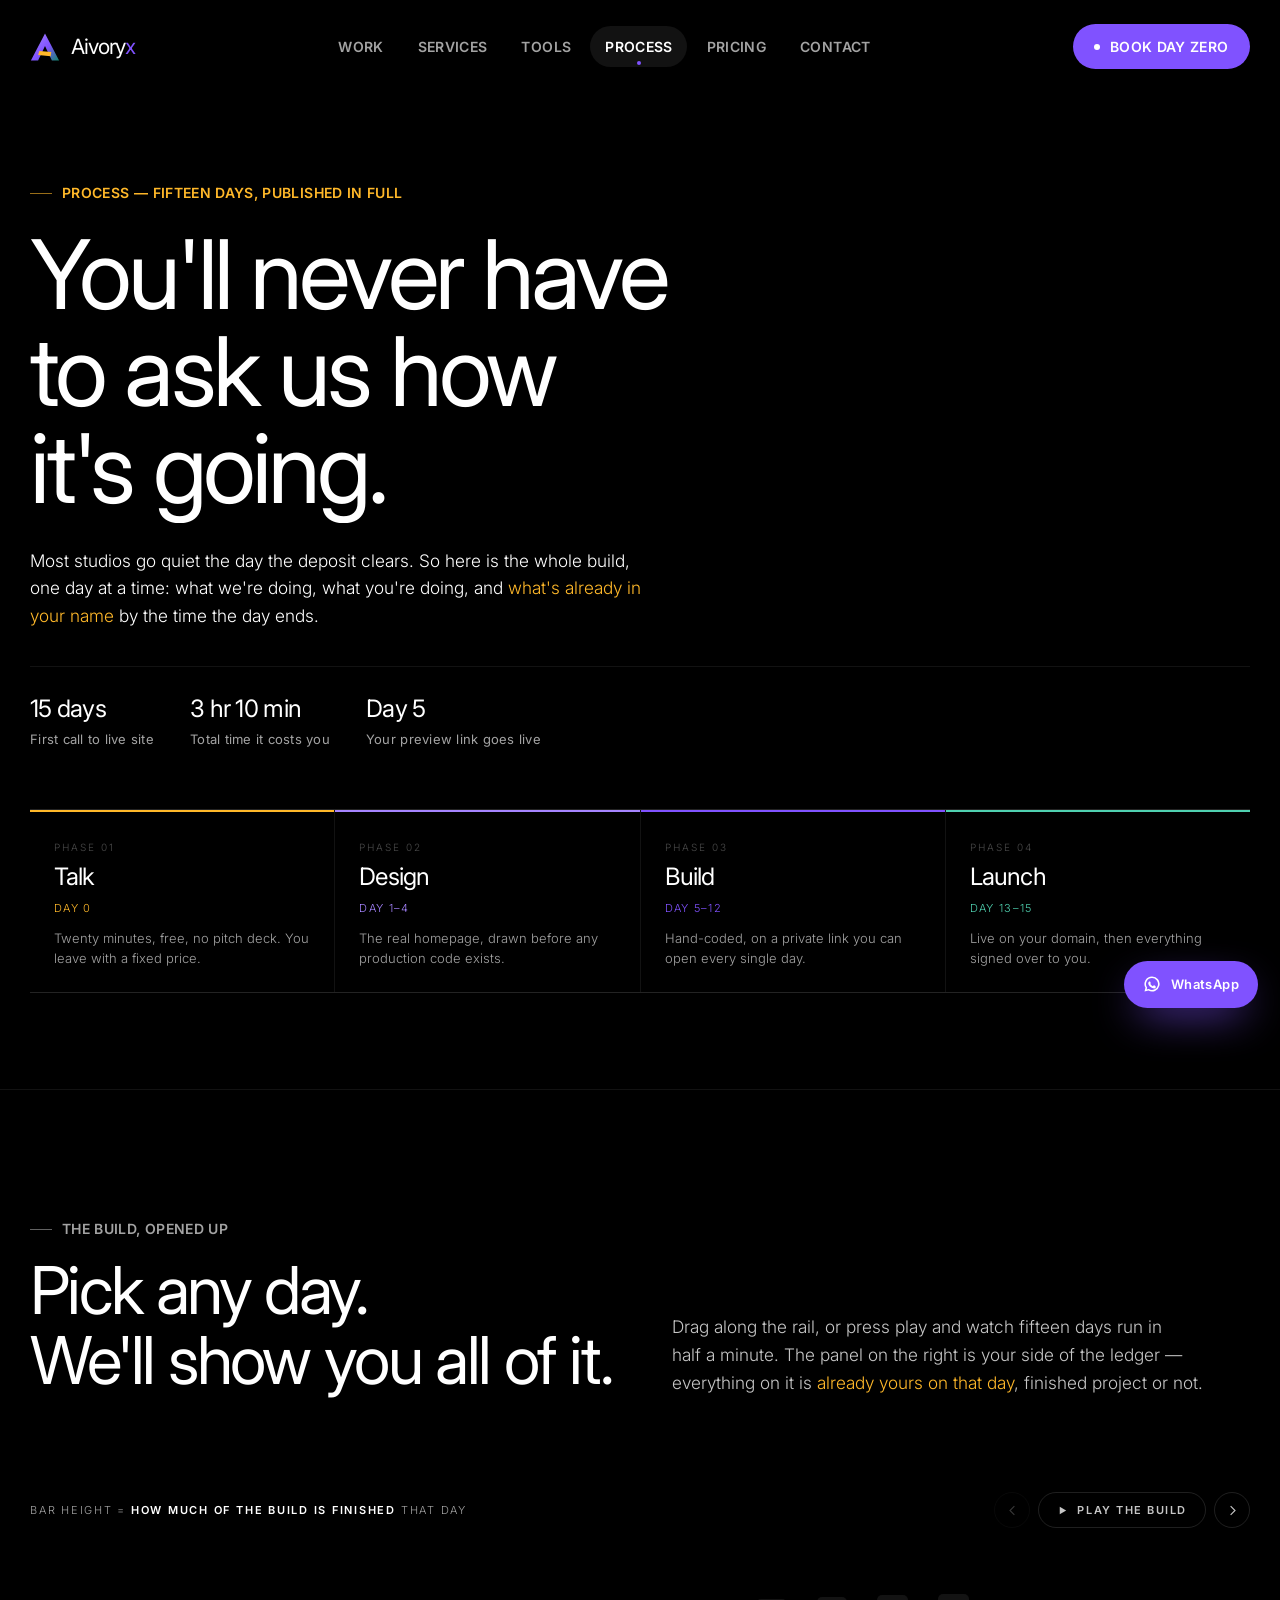
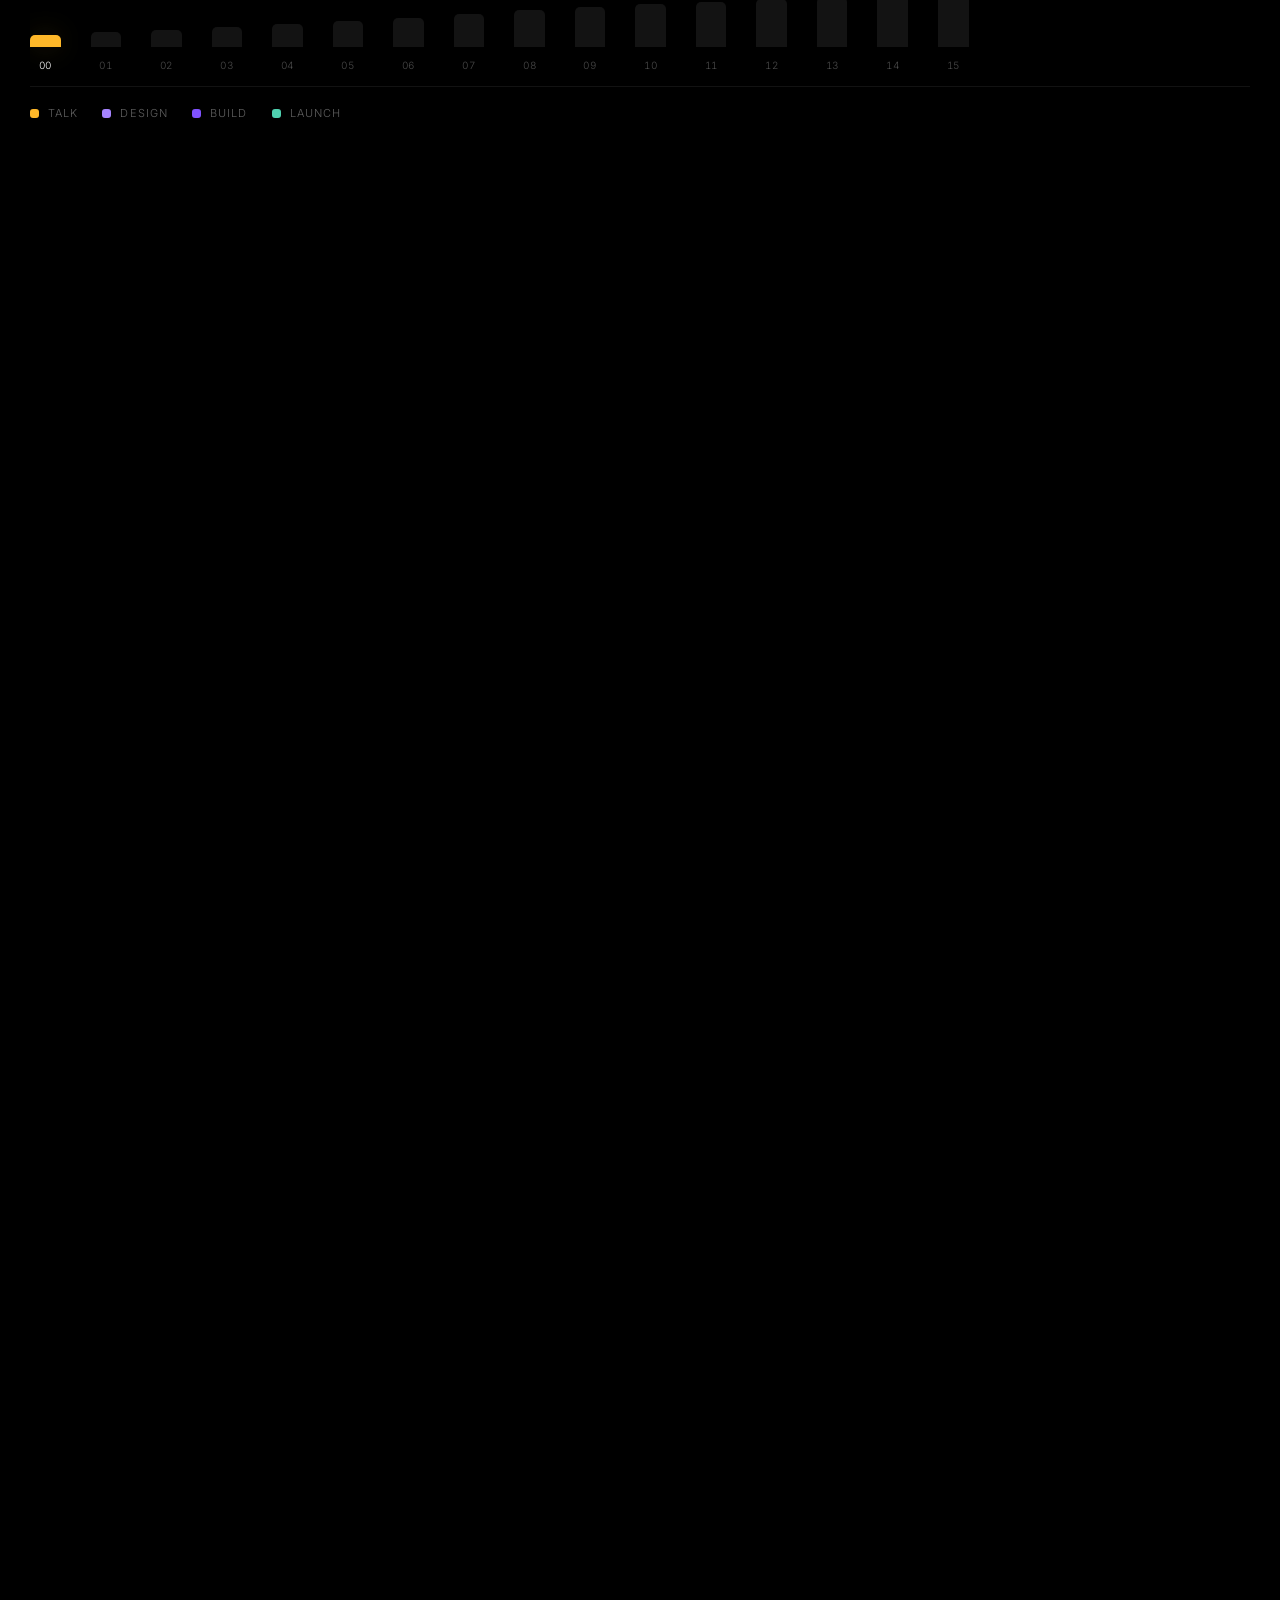
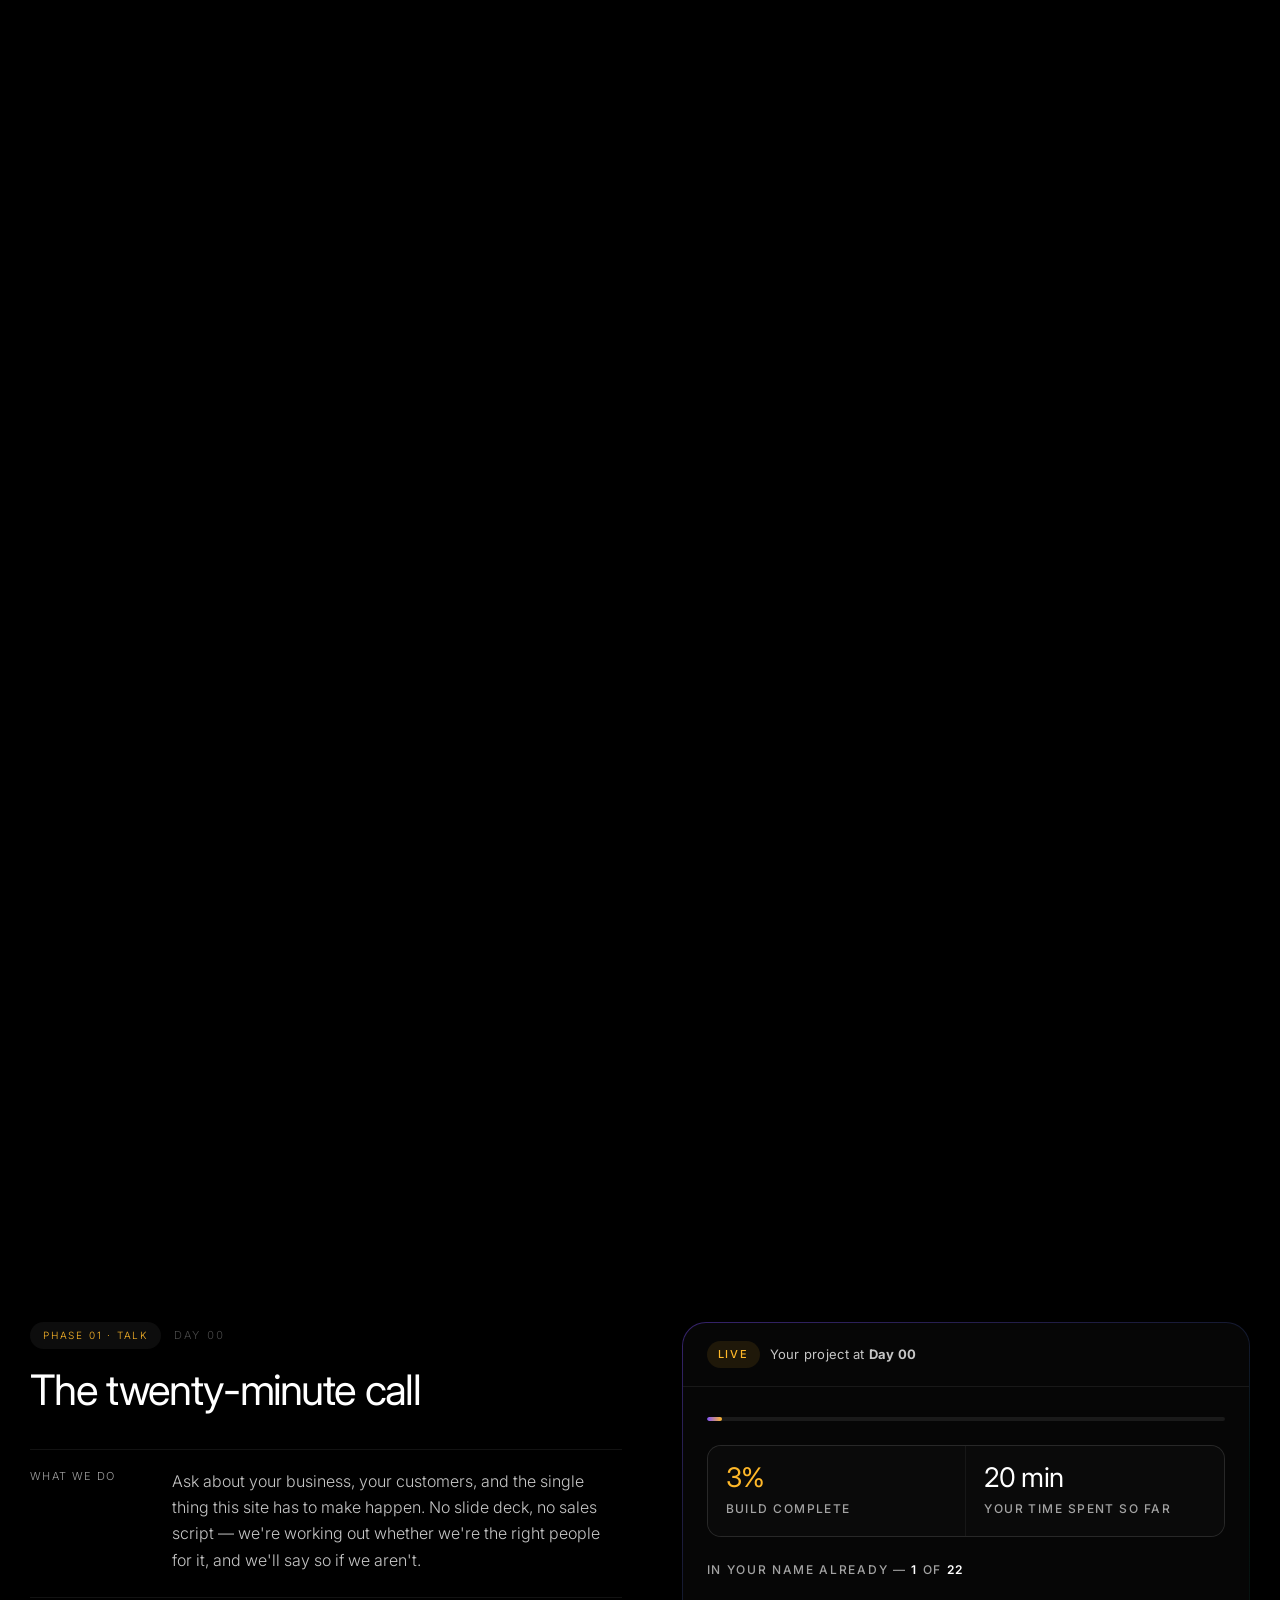
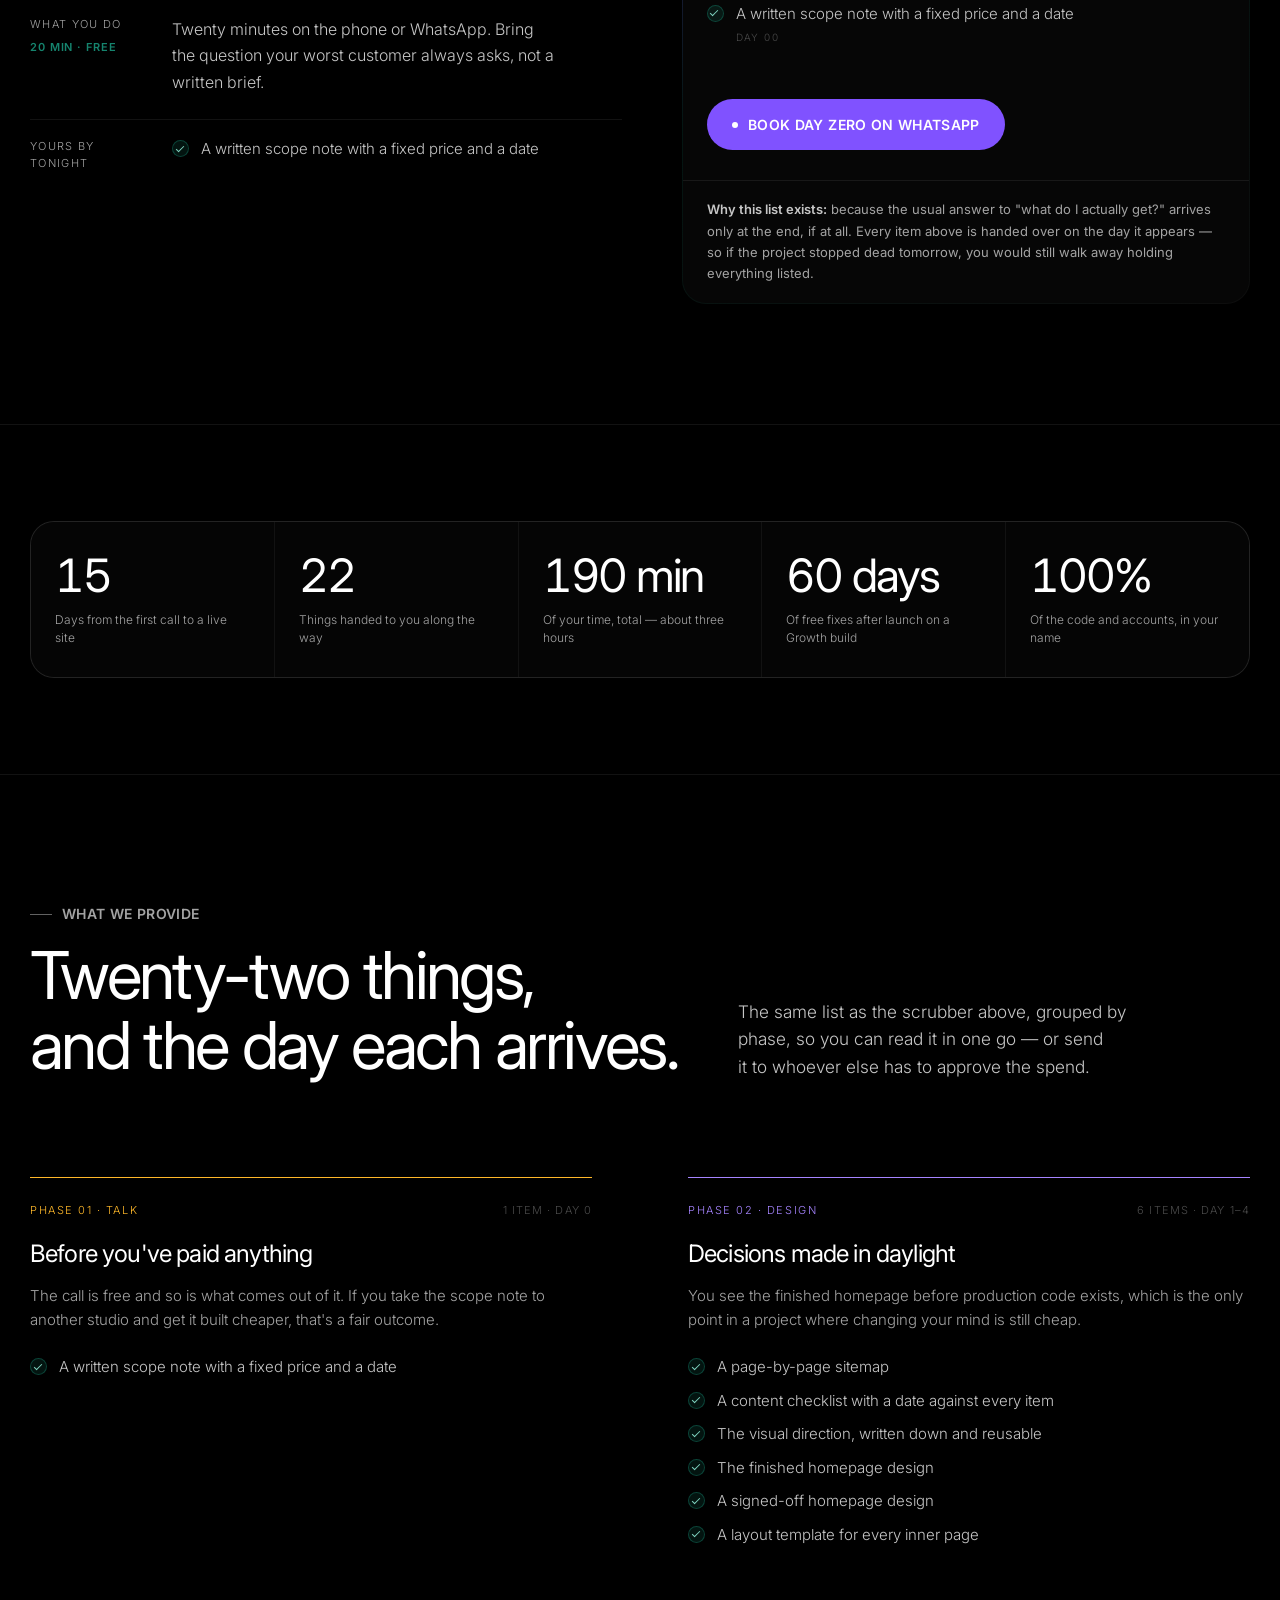
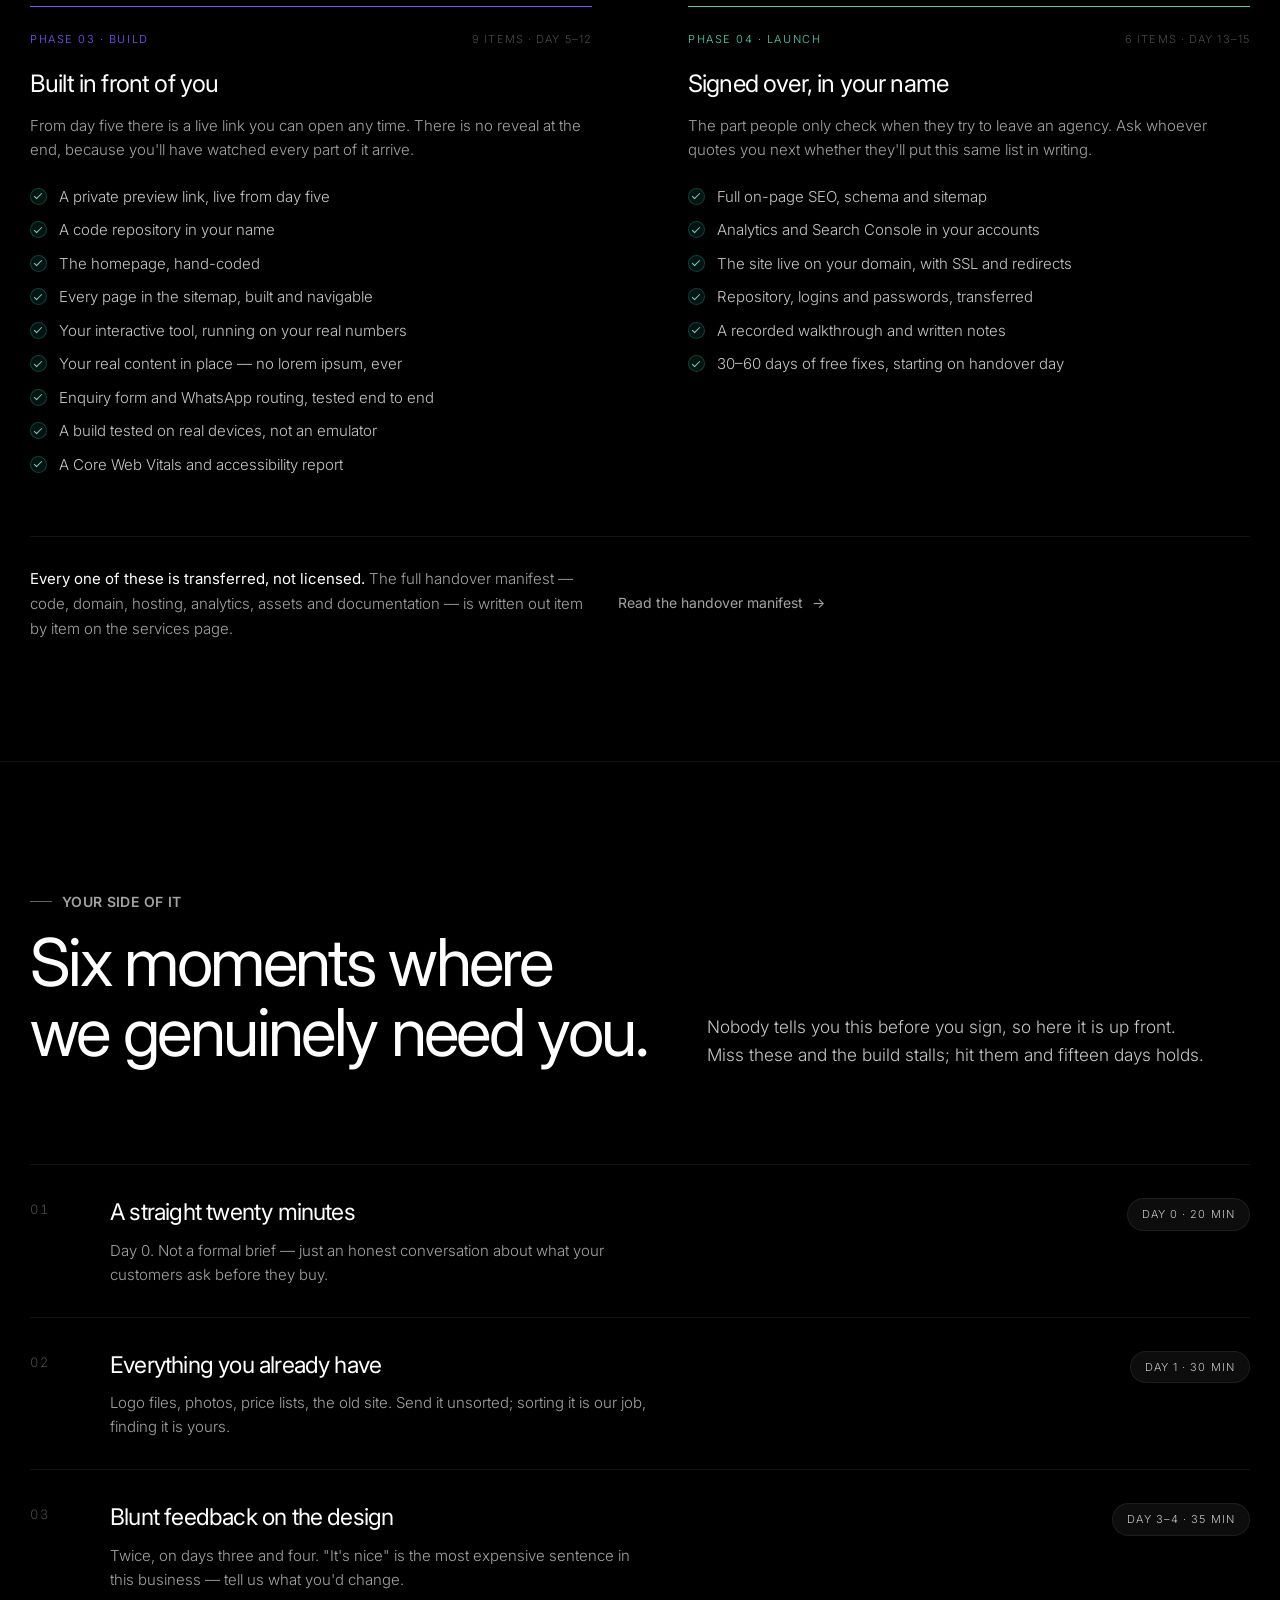
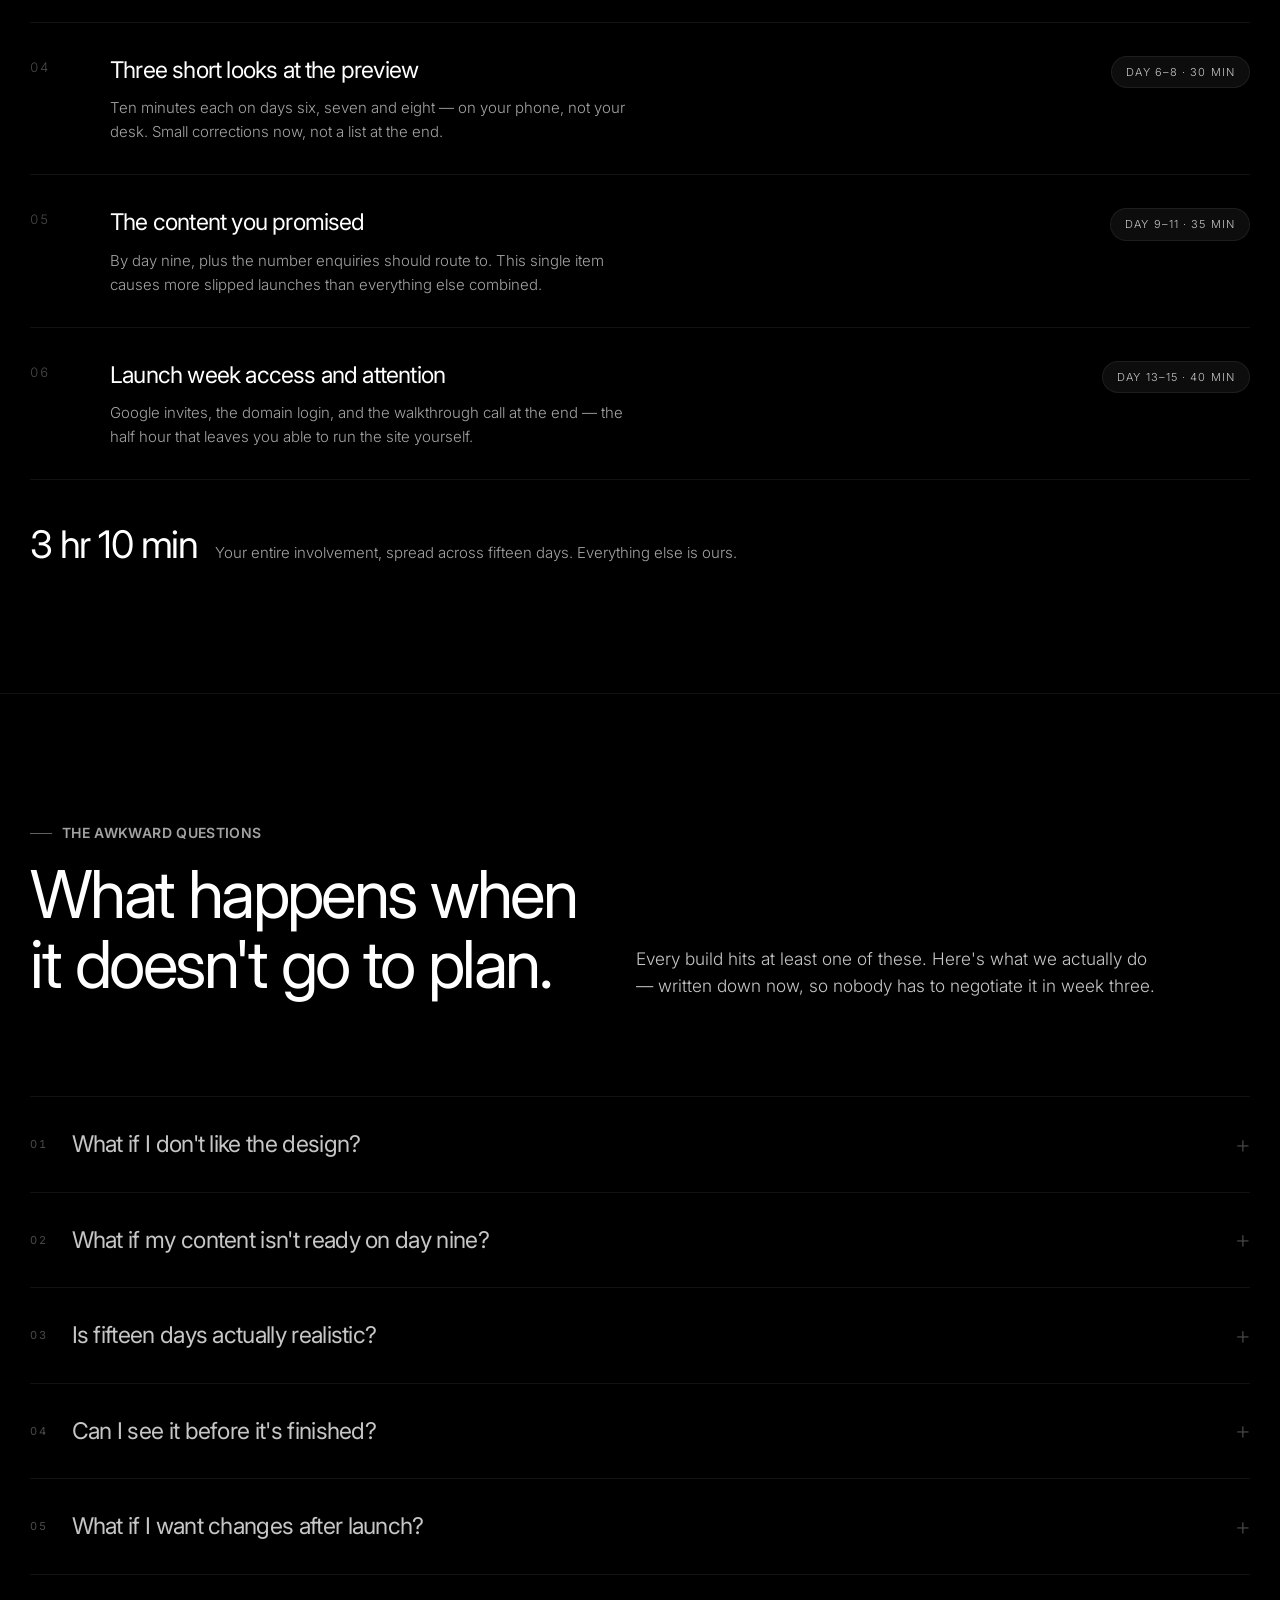
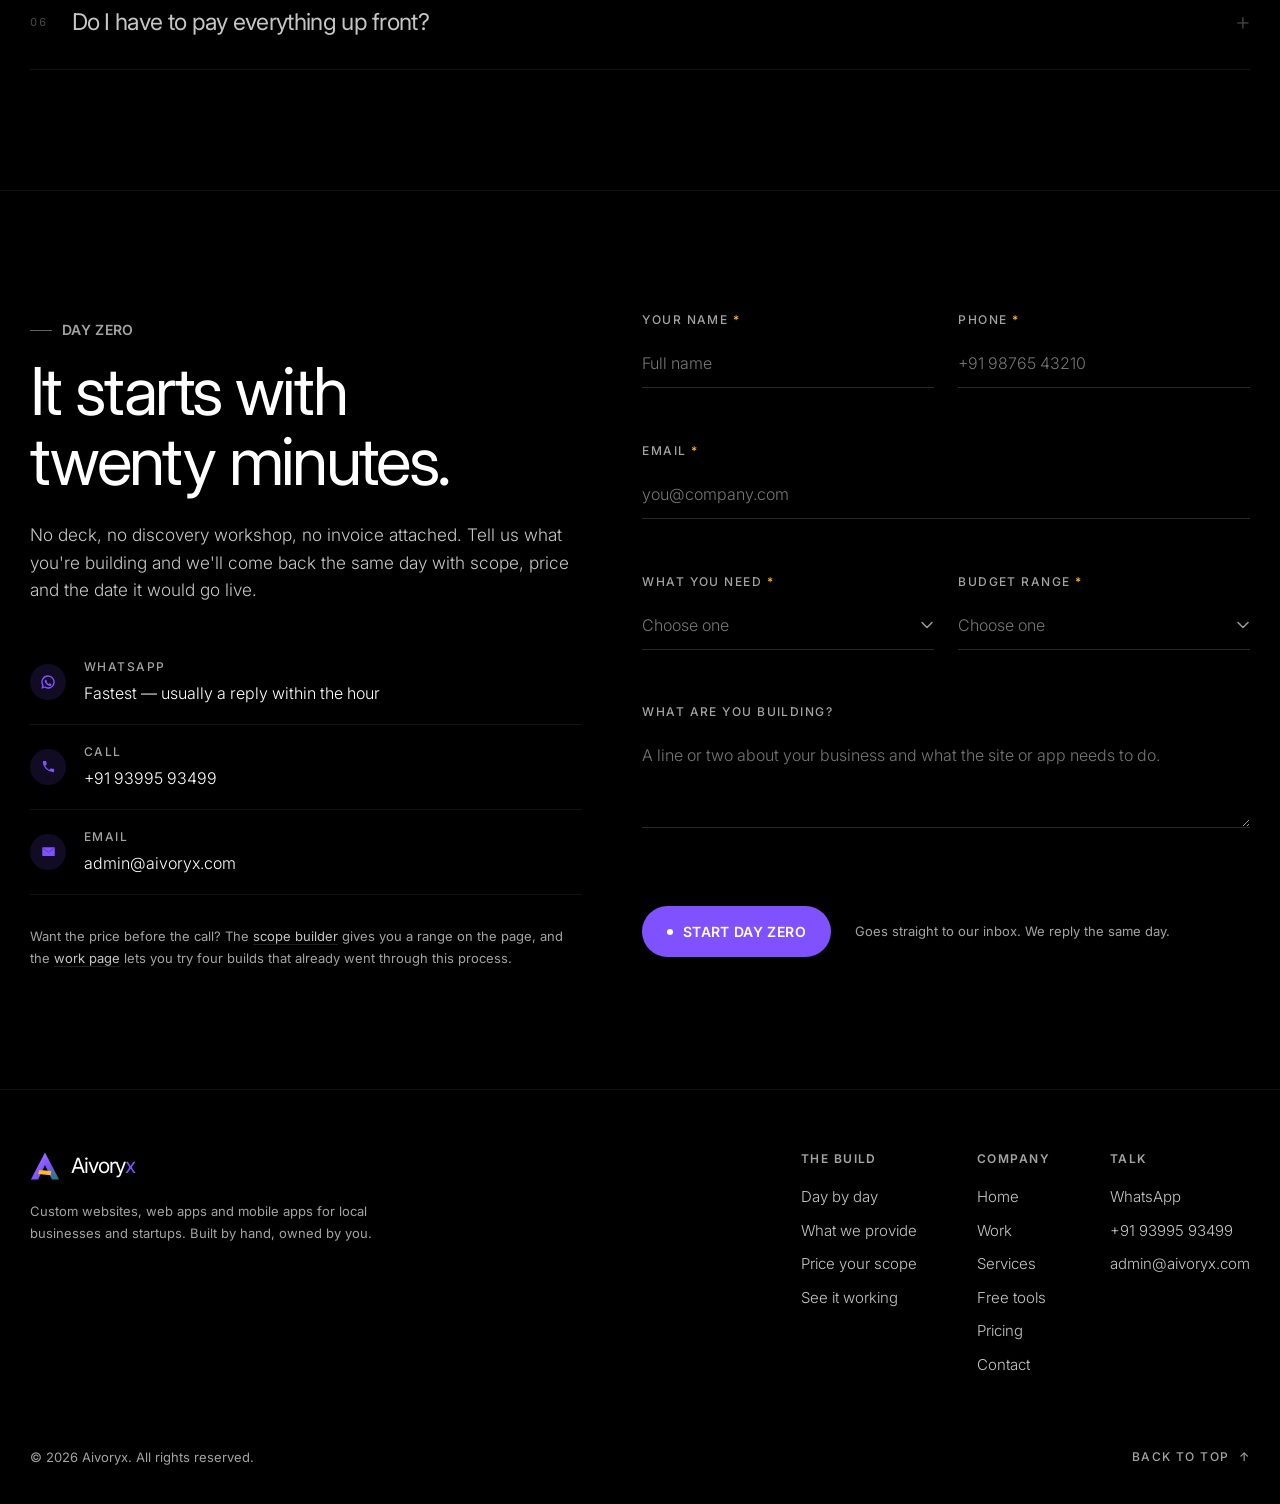
<file: process.html>
<!DOCTYPE html>
<html lang="en">
<head>
<meta charset="UTF-8">
<meta name="viewport" content="width=device-width, initial-scale=1.0, viewport-fit=cover">
<meta name="theme-color" content="#000000">

<title>Process &mdash; Aivoryx | The whole build, day by day, in the open</title>
<meta name="description" content="Open any day of an Aivoryx build and see what we do, what you do, and what is already in your name by the end of it. Fifteen days, 22 deliverables, about three hours of your time.">
<link rel="canonical" href="https://aivoryx.com/process.html">

<meta property="og:type" content="website">
<meta property="og:url" content="https://aivoryx.com/process.html">
<meta property="og:site_name" content="Aivoryx">
<meta property="og:title" content="Process &mdash; Aivoryx | The whole build, day by day">
<meta property="og:description" content="Most agencies go quiet after the deposit. Here is every day of the build, what you own by the end of each one, and exactly how much of your time it costs.">
<meta property="og:image" content="https://aivoryx.com/assets/img/og-cover.png">
<meta name="twitter:card" content="summary_large_image">

<link rel="icon" href="assets/img/favicon.svg" type="image/svg+xml">
<link rel="apple-touch-icon" href="assets/img/apple-touch-icon.png">
<link rel="manifest" href="site.webmanifest">

<link rel="preconnect" href="https://fonts.googleapis.com">
<link rel="preconnect" href="https://fonts.gstatic.com" crossorigin>
<link href="https://fonts.googleapis.com/css2?family=Inter:wght@200;300;400;500;600;700&display=swap" rel="stylesheet">

<link rel="stylesheet" href="assets/css/tokens.css?v=20261109">
<link rel="stylesheet" href="assets/css/base.css?v=20261109">
<link rel="stylesheet" href="assets/css/components.css?v=20261109">
<link rel="stylesheet" href="assets/css/sections.css?v=20261109">
<link rel="stylesheet" href="assets/css/process.css?v=20261109">
<link rel="stylesheet" href="assets/css/responsive.css?v=20261109">
<link rel="stylesheet" href="assets/css/motion.css?v=20261109">

<script type="application/ld+json">
{
  "@context":"https://schema.org",
  "@type":"HowTo",
  "name":"How Aivoryx builds a website",
  "description":"The four phases of an Aivoryx build, from the first call to handover, typically fifteen days.",
  "url":"https://aivoryx.com/process.html",
  "totalTime":"P15D",
  "step":[
    {"@type":"HowToStep","position":1,"name":"Talk","text":"A twenty-minute call about your business and what the site has to achieve. You leave with a written scope note carrying a fixed price and a date.","url":"https://aivoryx.com/process.html#days"},
    {"@type":"HowToStep","position":2,"name":"Design","text":"Sitemap, content checklist, visual direction, then the real homepage design with two rounds of revisions and a template for every inner page.","url":"https://aivoryx.com/process.html#days"},
    {"@type":"HowToStep","position":3,"name":"Build","text":"Hand-coded pages on a private preview link from day five, your interactive tool, your real content, forms and WhatsApp routing, device testing and a speed pass.","url":"https://aivoryx.com/process.html#days"},
    {"@type":"HowToStep","position":4,"name":"Launch","text":"SEO and schema, analytics and Search Console in your accounts, the site live on your domain, then a recorded walkthrough and full handover of code and credentials.","url":"https://aivoryx.com/process.html#days"}
  ]
}
</script>

<script type="application/ld+json">
{
  "@context":"https://schema.org",
  "@type":"FAQPage",
  "mainEntity":[
    {"@type":"Question","name":"What if I don't like the design?","acceptedAnswer":{"@type":"Answer","text":"Two rounds of revisions are built into day four, before a single line of production code exists. Changing a design costs hours; changing a built site costs days, which is exactly why we show you the real homepage design first."}},
    {"@type":"Question","name":"What happens if my content isn't ready?","acceptedAnswer":{"@type":"Answer","text":"The build reaches day nine and stops there. We tell you the same day rather than quietly letting the launch date slide, and we hold your slot for two weeks."}},
    {"@type":"Question","name":"Is fifteen days realistic?","acceptedAnswer":{"@type":"Answer","text":"For a full Growth build, yes. A five-page Starter site is closer to seven days, and web or mobile apps run four to ten weeks. Delays are almost never code. They are content and feedback."}},
    {"@type":"Question","name":"Can I see it before it's finished?","acceptedAnswer":{"@type":"Answer","text":"From day five. You get a private preview link that rebuilds every time we push, so you watch the site appear rather than waiting for a reveal."}},
    {"@type":"Question","name":"What if I want changes after launch?","acceptedAnswer":{"@type":"Answer","text":"Anything broken is fixed free for 30 days on Starter and 60 days on Growth. After that it is an hourly rate or a small retainer, and because you own the code you are free to hire anyone else instead."}},
    {"@type":"Question","name":"Do I pay everything up front?","acceptedAnswer":{"@type":"Answer","text":"No. Part payment starts the work and the balance is due on launch. For early-stage startups and first-time local businesses the split is negotiable, so say what works on the day-zero call."}}
  ]
}
</script>
</head>
<body>

<a class="skip" href="#top">Skip to content</a>
<div class="progress" id="progress" aria-hidden="true"></div>

<!-- ============================ NAV ============================ -->
<header class="nav" id="nav">
  <div class="wrap nav__inner">
    <a href="index.html" class="brand" aria-label="Aivoryx home">
      <svg class="brand__mark" viewBox="0 0 100 100" fill="none" aria-hidden="true">
        <defs>
          <linearGradient id="axg" x1="6" y1="4" x2="94" y2="96" gradientUnits="userSpaceOnUse">
            <stop stop-color="#a684ff"/><stop offset=".55" stop-color="#8052ff"/><stop offset="1" stop-color="#15846e"/>
          </linearGradient>
        </defs>
        <path class="brand__body" d="M50 5 L97 95 L73 95 L50 47 L27 95 L3 95 Z" fill="url(#axg)"/>
        <path class="brand__shard" d="M31 63 L71 67 L69 81 L27 77 Z" fill="#ffb829"/>
      </svg>
      <span class="brand__word">Aivory<b>x</b></span>
    </a>

    <nav class="nav__links" id="navLinks" aria-label="Primary">
      <span class="nav__pill" id="navPill" aria-hidden="true"></span>
      <a class="nav__link" href="work.html">Work</a>
      <a class="nav__link" href="services.html">Services</a>
      <a class="nav__link" href="tools.html">Tools</a>
      <a class="nav__link is-active" href="process.html" aria-current="page">Process</a>
      <a class="nav__link" href="pricing.html">Pricing</a>
      <a class="nav__link" href="contact.html">Contact</a>
    </nav>

    <div class="nav__right">
      <a class="btn nav__cta" href="#talk" data-scroll data-magnetic><span class="btn__dot"></span><span>Book day zero</span></a>
      <button class="burger" id="burger" aria-label="Open menu" aria-expanded="false" aria-controls="navLinks">
        <span></span><span></span><span></span>
      </button>
    </div>
  </div>
</header>

<main id="top">

<!-- ============================ PAGE HERO ============================ -->
<section class="phero">
  <div class="wrap">
    <div data-hero-copy>
      <p class="eyebrow fade" style="--d:.05s">Process &mdash; fifteen days, published in full</p>

      <h1 class="display">
        <span class="line"><span style="--d:.18s">You'll never have</span></span>
        <span class="line"><span style="--d:.30s">to ask us how</span></span>
        <span class="line"><span style="--d:.42s">it's going.</span></span>
      </h1>

      <p class="lede fade" style="--d:.58s">
        Most studios go quiet the day the deposit clears. So here is the whole build,
        one day at a time: what we're doing, what you're doing, and
        <span class="amber">what's already in your name</span> by the time the day ends.
      </p>

      <div class="hero__meta fade" style="--d:.70s;margin-top:var(--s36)">
        <span><b>15 days</b>First call to live site</span>
        <span><b data-total-time>3 hr 10 min</b>Total time it costs you</span>
        <span><b>Day 5</b>Your preview link goes live</span>
      </div>

      <div class="phases">
        <button class="phase" type="button" data-goto-phase="0" style="--c:#ffb829;--d:.80s">
          <span class="phase__bar" aria-hidden="true"></span>
          <span class="phase__k">Phase 01</span>
          <span class="phase__t">Talk</span>
          <span class="phase__w">Day 0</span>
          <span class="phase__d">Twenty minutes, free, no pitch deck. You leave with a fixed price.</span>
        </button>
        <button class="phase" type="button" data-goto-phase="1" style="--c:#a684ff;--d:.92s">
          <span class="phase__bar" aria-hidden="true"></span>
          <span class="phase__k">Phase 02</span>
          <span class="phase__t">Design</span>
          <span class="phase__w">Day 1&ndash;4</span>
          <span class="phase__d">The real homepage, drawn before any production code exists.</span>
        </button>
        <button class="phase" type="button" data-goto-phase="2" style="--c:#8052ff;--d:1.04s">
          <span class="phase__bar" aria-hidden="true"></span>
          <span class="phase__k">Phase 03</span>
          <span class="phase__t">Build</span>
          <span class="phase__w">Day 5&ndash;12</span>
          <span class="phase__d">Hand-coded, on a private link you can open every single day.</span>
        </button>
        <button class="phase" type="button" data-goto-phase="3" style="--c:#4fd1b0;--d:1.16s">
          <span class="phase__bar" aria-hidden="true"></span>
          <span class="phase__k">Phase 04</span>
          <span class="phase__t">Launch</span>
          <span class="phase__w">Day 13&ndash;15</span>
          <span class="phase__d">Live on your domain, then everything signed over to you.</span>
        </button>
      </div>
    </div>
  </div>
</section>

<!-- ============================ DAY BY DAY ============================
     The device. Every day is written into the markup below, so the page
     still reads end to end with JavaScript off; process.js turns it into
     a scrubber and keeps the running ledger on the right.
     ============================================================ -->
<section class="dbd" id="days">
  <div class="wrap">
    <div class="secHead rv">
      <div>
        <p class="eyebrow eyebrow--muted">The build, opened up</p>
        <h2 class="h-lg secHead__title">
          <span class="line"><span style="--d:.05s">Pick any day.</span></span>
          <span class="line"><span style="--d:.16s">We'll show you all of it.</span></span>
        </h2>
      </div>
      <p class="lede muted fade" style="--d:.3s">
        Drag along the rail, or press play and watch fifteen days run in half a minute.
        The panel on the right is your side of the ledger &mdash; everything on it is
        <span class="amber">already yours on that day</span>, finished project or not.
      </p>
    </div>

    <!-- rail: hidden until process.js takes over, so no-JS gets a clean list -->
    <div class="rail" id="rail" hidden>
      <div class="rail__head">
        <p class="rail__k">Bar height = <b>how much of the build is finished</b> that day</p>
        <div class="rail__ctrl">
          <button class="ctl" type="button" id="dayPrev" aria-label="Previous day">
            <svg width="15" height="15" viewBox="0 0 24 24" fill="none" stroke="currentColor" stroke-width="1.8" aria-hidden="true"><path d="M15 5l-7 7 7 7"/></svg>
          </button>
          <button class="ctl ctl--play" type="button" id="dayPlay" aria-pressed="false">
            <svg width="11" height="11" viewBox="0 0 24 24" fill="currentColor" aria-hidden="true"><path d="M6 4l14 8-14 8z"/></svg>
            <span class="ctl__label">Play the build</span>
          </button>
          <button class="ctl" type="button" id="dayNext" aria-label="Next day">
            <svg width="15" height="15" viewBox="0 0 24 24" fill="none" stroke="currentColor" stroke-width="1.8" aria-hidden="true"><path d="M9 5l7 7-7 7"/></svg>
          </button>
        </div>
      </div>

      <div class="rail__scroll" id="railScroll">
        <div class="rail__track" id="railTrack" role="group" aria-label="Choose a day of the build"></div>
      </div>

      <div class="legend" aria-hidden="true">
        <span style="--c:#ffb829"><i></i>Talk</span>
        <span style="--c:#a684ff"><i></i>Design</span>
        <span style="--c:#8052ff"><i></i>Build</span>
        <span style="--c:#4fd1b0"><i></i>Launch</span>
      </div>
    </div>

    <div class="dbd__grid">
      <div class="days" id="dayList">

        <!-- ---------- PHASE 01 · TALK ---------- -->
        <article class="day" data-day="0" data-phase="0" data-pct="3" data-mins="20" style="--c:#ffb829">
          <header class="day__head">
            <span class="day__ph">Phase 01 &middot; Talk</span>
            <span class="day__n">Day 00</span>
          </header>
          <h3 class="day__t">The twenty-minute call</h3>
          <div class="beat">
            <span class="beat__k">What we do</span>
            <p class="beat__d">Ask about your business, your customers, and the single thing this site has to make happen. No slide deck, no sales script &mdash; we're working out whether we're the right people for it, and we'll say so if we aren't.</p>
          </div>
          <div class="beat">
            <span class="beat__k">What you do <b class="is-free">20 min &middot; free</b></span>
            <p class="beat__d">Twenty minutes on the phone or WhatsApp. Bring the question your worst customer always asks, not a written brief.</p>
          </div>
          <div class="beat">
            <span class="beat__k">Yours by tonight</span>
            <ul class="gets">
              <li>A written scope note with a fixed price and a date</li>
            </ul>
          </div>
        </article>

        <!-- ---------- PHASE 02 · DESIGN ---------- -->
        <article class="day" data-day="1" data-phase="1" data-pct="9" data-mins="30" style="--c:#a684ff">
          <header class="day__head">
            <span class="day__ph">Phase 02 &middot; Design</span>
            <span class="day__n">Day 01</span>
          </header>
          <h3 class="day__t">Sitemap and content audit</h3>
          <div class="beat">
            <span class="beat__k">What we do</span>
            <p class="beat__d">Map every page the site actually needs and delete the ones it doesn't, then write down precisely which words and pictures we need from you &mdash; and the day we need each one.</p>
          </div>
          <div class="beat">
            <span class="beat__k">What you do <b>30 min</b></span>
            <p class="beat__d">Send whatever already exists: logo files, photos, old brochures, your current site. Messy is fine. Missing is the problem.</p>
          </div>
          <div class="beat">
            <span class="beat__k">Yours by tonight</span>
            <ul class="gets">
              <li>A page-by-page sitemap</li>
              <li>A content checklist with a date against every item</li>
            </ul>
          </div>
        </article>

        <article class="day" data-day="2" data-phase="1" data-pct="15" data-mins="0" style="--c:#a684ff">
          <header class="day__head">
            <span class="day__ph">Phase 02 &middot; Design</span>
            <span class="day__n">Day 02</span>
          </header>
          <h3 class="day__t">Direction: type, colour, grid</h3>
          <div class="beat">
            <span class="beat__k">What we do</span>
            <p class="beat__d">Set the typography, colour and spacing rules before a single page is drawn. It's the difference between a site that's designed and one that's decorated page by page until nothing matches.</p>
          </div>
          <div class="beat">
            <span class="beat__k">What you do <b class="is-free">Nothing</b></span>
            <p class="beat__d">Today is entirely on us. You'll see the result tomorrow, applied to a real page rather than a mood board.</p>
          </div>
          <div class="beat">
            <span class="beat__k">Yours by tonight</span>
            <ul class="gets">
              <li>The visual direction, written down and reusable</li>
            </ul>
          </div>
        </article>

        <article class="day" data-day="3" data-phase="1" data-pct="22" data-mins="20" style="--c:#a684ff">
          <header class="day__head">
            <span class="day__ph">Phase 02 &middot; Design</span>
            <span class="day__n">Day 03</span>
          </header>
          <h3 class="day__t">The real homepage design</h3>
          <div class="beat">
            <span class="beat__k">What we do</span>
            <p class="beat__d">A complete homepage &mdash; your words, your images, final spacing. Not a grey wireframe you're asked to imagine in colour, and not a stock template with your logo dropped into the corner.</p>
          </div>
          <div class="beat">
            <span class="beat__k">What you do <b>20 min</b></span>
            <p class="beat__d">React honestly. Blunt feedback today costs twenty minutes; polite feedback today costs us both a week later on.</p>
          </div>
          <div class="beat">
            <span class="beat__k">Yours by tonight</span>
            <ul class="gets">
              <li>The finished homepage design</li>
            </ul>
          </div>
        </article>

        <article class="day" data-day="4" data-phase="1" data-pct="29" data-mins="15" style="--c:#a684ff">
          <header class="day__head">
            <span class="day__ph">Phase 02 &middot; Design</span>
            <span class="day__n">Day 04</span>
          </header>
          <h3 class="day__t">Revisions, then every other page</h3>
          <div class="beat">
            <span class="beat__k">What we do</span>
            <p class="beat__d">Apply your feedback &mdash; two full rounds are included &mdash; then template every remaining page off the signed-off homepage so the whole site stays consistent.</p>
          </div>
          <div class="beat">
            <span class="beat__k">What you do <b>15 min</b></span>
            <p class="beat__d">Sign it off, or tell us what's still wrong. This is the last cheap moment to change your mind: after today, changes cost days instead of hours.</p>
          </div>
          <div class="beat">
            <span class="beat__k">Yours by tonight</span>
            <ul class="gets">
              <li>A signed-off homepage design</li>
              <li>A layout template for every inner page</li>
            </ul>
          </div>
        </article>

        <!-- ---------- PHASE 03 · BUILD ---------- -->
        <article class="day" data-day="5" data-phase="2" data-pct="35" data-mins="0" style="--c:#8052ff">
          <header class="day__head">
            <span class="day__ph">Phase 03 &middot; Build</span>
            <span class="day__n">Day 05</span>
          </header>
          <h3 class="day__t">Set up &mdash; in your name, from the start</h3>
          <div class="beat">
            <span class="beat__k">What we do</span>
            <p class="beat__d">Create the code repository, hosting and deploy pipeline under your accounts, then wire them to a private preview link that rebuilds itself every time we push a change.</p>
          </div>
          <div class="beat">
            <span class="beat__k">What you do <b class="is-free">Nothing</b></span>
            <p class="beat__d">Two account invites will land in your inbox. Accept them whenever suits &mdash; nothing waits on you today.</p>
          </div>
          <div class="beat">
            <span class="beat__k">Yours by tonight</span>
            <ul class="gets">
              <li>A private preview link, live from today</li>
              <li>A code repository in your name</li>
            </ul>
          </div>
        </article>

        <article class="day" data-day="6" data-phase="2" data-pct="44" data-mins="10" style="--c:#8052ff">
          <header class="day__head">
            <span class="day__ph">Phase 03 &middot; Build</span>
            <span class="day__n">Day 06</span>
          </header>
          <h3 class="day__t">The homepage, coded by hand</h3>
          <div class="beat">
            <span class="beat__k">What we do</span>
            <p class="beat__d">The design becomes real HTML and CSS, written line by line. No page builder, no theme, no plugin stack waiting to break on its next update. It goes onto your preview link the same day.</p>
          </div>
          <div class="beat">
            <span class="beat__k">What you do <b>10 min</b></span>
            <p class="beat__d">Open the preview on your own phone, on your own network, and tell us what feels off. Your customers won't be using a 27-inch monitor.</p>
          </div>
          <div class="beat">
            <span class="beat__k">Yours by tonight</span>
            <ul class="gets">
              <li>The homepage, live on your preview link</li>
            </ul>
          </div>
        </article>

        <article class="day" data-day="7" data-phase="2" data-pct="53" data-mins="10" style="--c:#8052ff">
          <header class="day__head">
            <span class="day__ph">Phase 03 &middot; Build</span>
            <span class="day__n">Day 07</span>
          </header>
          <h3 class="day__t">Every inner page built</h3>
          <div class="beat">
            <span class="beat__k">What we do</span>
            <p class="beat__d">Services, about, contact, and whatever else the sitemap called for &mdash; each built to its template so the site behaves the same way on every page.</p>
          </div>
          <div class="beat">
            <span class="beat__k">What you do <b>10 min</b></span>
            <p class="beat__d">Click through the preview link as if you were a customer looking for your phone number. Tell us where you had to think.</p>
          </div>
          <div class="beat">
            <span class="beat__k">Yours by tonight</span>
            <ul class="gets">
              <li>Every page in the sitemap, built and navigable</li>
            </ul>
          </div>
        </article>

        <article class="day" data-day="8" data-phase="2" data-pct="61" data-mins="10" style="--c:#8052ff">
          <header class="day__head">
            <span class="day__ph">Phase 03 &middot; Build</span>
            <span class="day__n">Day 08</span>
          </header>
          <h3 class="day__t">The piece that earns its keep</h3>
          <div class="beat">
            <span class="beat__k">What we do</span>
            <p class="beat__d">Build the one interactive thing that answers the question stopping the sale &mdash; a savings calculator, a quote engine, a booking flow, a product configurator. On our own builds this is reliably the most-used part of the site.</p>
          </div>
          <div class="beat">
            <span class="beat__k">What you do <b>10 min</b></span>
            <p class="beat__d">Check our maths against your real numbers. You know your margins; we don't.</p>
          </div>
          <div class="beat">
            <span class="beat__k">Yours by tonight</span>
            <ul class="gets">
              <li>Your interactive tool, running on your real numbers</li>
            </ul>
          </div>
        </article>

        <article class="day" data-day="9" data-phase="2" data-pct="69" data-mins="20" style="--c:#8052ff">
          <header class="day__head">
            <span class="day__ph">Phase 03 &middot; Build</span>
            <span class="day__n">Day 09</span>
          </header>
          <h3 class="day__t">Your real words and pictures</h3>
          <div class="beat">
            <span class="beat__k">What we do</span>
            <p class="beat__d">Your content goes in and gets shaped to fit &mdash; headings tightened, paragraphs cut, images cropped and compressed so the page still loads on a patchy mobile connection.</p>
          </div>
          <div class="beat">
            <span class="beat__k">What you do <b>20 min</b></span>
            <p class="beat__d">Send anything still outstanding on the day-one checklist. Be warned: this is the step that delays nine projects in ten, and it is never the code's fault.</p>
          </div>
          <div class="beat">
            <span class="beat__k">Yours by tonight</span>
            <ul class="gets">
              <li>Your real content in place &mdash; no lorem ipsum, ever</li>
            </ul>
          </div>
        </article>

        <article class="day" data-day="10" data-phase="2" data-pct="76" data-mins="5" style="--c:#8052ff">
          <header class="day__head">
            <span class="day__ph">Phase 03 &middot; Build</span>
            <span class="day__n">Day 10</span>
          </header>
          <h3 class="day__t">Forms, routing, and your inbox</h3>
          <div class="beat">
            <span class="beat__k">What we do</span>
            <p class="beat__d">Wire the enquiry form, the WhatsApp handoff and the qualifying questions, so every enquiry reaches you with the service and the budget already attached and no call starts from zero.</p>
          </div>
          <div class="beat">
            <span class="beat__k">What you do <b>5 min</b></span>
            <p class="beat__d">Tell us which number and which inbox enquiries should land in, and who picks them up when you're on site.</p>
          </div>
          <div class="beat">
            <span class="beat__k">Yours by tonight</span>
            <ul class="gets">
              <li>Enquiry form and WhatsApp routing, tested end to end</li>
            </ul>
          </div>
        </article>

        <article class="day" data-day="11" data-phase="2" data-pct="82" data-mins="10" style="--c:#8052ff">
          <header class="day__head">
            <span class="day__ph">Phase 03 &middot; Build</span>
            <span class="day__n">Day 11</span>
          </header>
          <h3 class="day__t">Real phones, not a resized window</h3>
          <div class="beat">
            <span class="beat__k">What we do</span>
            <p class="beat__d">Test on actual Android and iOS handsets, on mobile data, at the sizes your customers really hold &mdash; including the cheap phone with the small screen that a browser emulator never quite imitates.</p>
          </div>
          <div class="beat">
            <span class="beat__k">What you do <b>10 min</b></span>
            <p class="beat__d">Ten minutes on your own phone, outside your own wifi. Then hand it to somebody who has never seen the site.</p>
          </div>
          <div class="beat">
            <span class="beat__k">Yours by tonight</span>
            <ul class="gets">
              <li>A build tested on real devices, not an emulator</li>
            </ul>
          </div>
        </article>

        <article class="day" data-day="12" data-phase="2" data-pct="88" data-mins="0" style="--c:#8052ff">
          <header class="day__head">
            <span class="day__ph">Phase 03 &middot; Build</span>
            <span class="day__n">Day 12</span>
          </header>
          <h3 class="day__t">Speed and accessibility pass</h3>
          <div class="beat">
            <span class="beat__k">What we do</span>
            <p class="beat__d">Trim images, fonts and scripts until the site clears Core Web Vitals, then check contrast, keyboard navigation and screen-reader labels. On an Indian mobile network, one second of load time is the gap between an enquiry and a bounce.</p>
          </div>
          <div class="beat">
            <span class="beat__k">What you do <b class="is-free">Nothing</b></span>
            <p class="beat__d">Nothing at all. This is the invisible day that decides whether the site is fast a year from now.</p>
          </div>
          <div class="beat">
            <span class="beat__k">Yours by tonight</span>
            <ul class="gets">
              <li>A Core Web Vitals and accessibility report</li>
            </ul>
          </div>
        </article>

        <!-- ---------- PHASE 04 · LAUNCH ---------- -->
        <article class="day" data-day="13" data-phase="3" data-pct="93" data-mins="5" style="--c:#4fd1b0">
          <header class="day__head">
            <span class="day__ph">Phase 04 &middot; Launch</span>
            <span class="day__n">Day 13</span>
          </header>
          <h3 class="day__t">Findable, and measured</h3>
          <div class="beat">
            <span class="beat__k">What we do</span>
            <p class="beat__d">Page titles, descriptions, structured data, sitemap and robots &mdash; then analytics and Search Console, both created on <em>your</em> email address rather than ours.</p>
          </div>
          <div class="beat">
            <span class="beat__k">What you do <b>5 min</b></span>
            <p class="beat__d">Approve two Google property invites. It takes a minute each, and it means the traffic history is yours permanently.</p>
          </div>
          <div class="beat">
            <span class="beat__k">Yours by tonight</span>
            <ul class="gets">
              <li>Full on-page SEO, schema and sitemap</li>
              <li>Analytics and Search Console in your accounts</li>
            </ul>
          </div>
        </article>

        <article class="day" data-day="14" data-phase="3" data-pct="97" data-mins="10" style="--c:#4fd1b0">
          <header class="day__head">
            <span class="day__ph">Phase 04 &middot; Launch</span>
            <span class="day__n">Day 14</span>
          </header>
          <h3 class="day__t">Live on your domain</h3>
          <div class="beat">
            <span class="beat__k">What we do</span>
            <p class="beat__d">Point the domain, issue the SSL certificate and redirect every old URL, so whatever ranking the previous site had earned moves across instead of being thrown away.</p>
          </div>
          <div class="beat">
            <span class="beat__k">What you do <b>10 min</b></span>
            <p class="beat__d">Share the domain login, or stay on a call for twenty minutes while we change the records together. Your call &mdash; plenty of clients prefer to watch.</p>
          </div>
          <div class="beat">
            <span class="beat__k">Yours by tonight</span>
            <ul class="gets">
              <li>The site live on your domain, with SSL and redirects</li>
            </ul>
          </div>
        </article>

        <article class="day" data-day="15" data-phase="3" data-pct="100" data-mins="25" style="--c:#4fd1b0">
          <header class="day__head">
            <span class="day__ph">Phase 04 &middot; Launch</span>
            <span class="day__n">Day 15</span>
          </header>
          <h3 class="day__t">Handover &mdash; not a hand-off</h3>
          <div class="beat">
            <span class="beat__k">What we do</span>
            <p class="beat__d">Walk you through running it yourself on a call we record for you, then transfer every credential in writing. Nothing is withheld and nothing is rented back to you afterwards.</p>
          </div>
          <div class="beat">
            <span class="beat__k">What you do <b>25 min</b></span>
            <p class="beat__d">Twenty-five minutes on the walkthrough call. Ask the awkward questions now, while the person who wrote the code is still on the line.</p>
          </div>
          <div class="beat">
            <span class="beat__k">Yours by tonight</span>
            <ul class="gets">
              <li>Repository, logins and passwords, transferred</li>
              <li>A recorded walkthrough and written notes</li>
              <li>30&ndash;60 days of free fixes, starting today</li>
            </ul>
          </div>
        </article>

      </div>

      <!-- the running ledger — unhidden by process.js -->
      <aside class="bank" id="bank" hidden aria-label="What you own so far">
        <div class="demo">
          <div class="demo__inner">
            <div class="demo__bar">
              <span class="demo__tag">Live</span>
              <span class="demo__title">Your project at <b id="bankDay">Day 00</b></span>
            </div>

            <div class="demo__pad">
              <span class="meter" aria-hidden="true"><i class="meter__fill" id="bankFill"></i></span>

              <div class="out">
                <div class="out__cell">
                  <p class="out__v out__v--accent" id="bankPct">3%</p>
                  <span class="out__k">Build complete</span>
                </div>
                <div class="out__cell">
                  <p class="out__v" id="bankTime">20 min</p>
                  <span class="out__k">Your time spent so far</span>
                </div>
              </div>

              <span class="demo__q" style="margin-top:var(--s24)">
                In your name already &mdash; <b id="bankCount">1</b> of <b data-total-gets>22</b>
              </span>
              <ul class="gets bank__list" id="bankList"></ul>

              <div class="demo__cta">
                <a class="btn" id="bankCta" href="https://wa.me/919399593499" target="_blank" rel="noopener" data-magnetic>
                  <span class="btn__dot"></span><span>Book day zero on WhatsApp</span>
                </a>
              </div>
            </div>

            <p class="demo__note">
              <b>Why this list exists:</b> because the usual answer to "what do I actually
              get?" arrives only at the end, if at all. Every item above is handed over on
              the day it appears &mdash; so if the project stopped dead tomorrow, you would
              still walk away holding everything listed.
            </p>
          </div>
        </div>
      </aside>
    </div>
  </div>
</section>

<!-- ============================ NUMBERS ============================ -->
<section class="stats">
  <div class="wrap">
    <div class="stats__grid rv">
      <div class="stat">
        <b data-count="15">0</b>
        <span>Days from the first call to a live site</span>
      </div>
      <div class="stat">
        <b data-count="22" data-total-gets>0</b>
        <span>Things handed to you along the way</span>
      </div>
      <div class="stat">
        <b data-count="190" data-suffix=" min">0</b>
        <span>Of your time, total &mdash; about three hours</span>
      </div>
      <div class="stat">
        <b data-count="60" data-suffix=" days">0</b>
        <span>Of free fixes after launch on a Growth build</span>
      </div>
      <div class="stat">
        <b data-count="100" data-suffix="%">0</b>
        <span>Of the code and accounts, in your name</span>
      </div>
    </div>
  </div>
</section>

<!-- ============================ WHAT WE PROVIDE ============================ -->
<section class="prov" id="provide">
  <div class="wrap">
    <div class="secHead rv">
      <div>
        <p class="eyebrow eyebrow--muted">What we provide</p>
        <h2 class="h-lg secHead__title">
          <span class="line"><span style="--d:.05s">Twenty-two things,</span></span>
          <span class="line"><span style="--d:.16s">and the day each arrives.</span></span>
        </h2>
      </div>
      <p class="lede muted fade" style="--d:.3s">
        The same list as the scrubber above, grouped by phase, so you can read it in
        one go &mdash; or send it to whoever else has to approve the spend.
      </p>
    </div>

    <div class="prov__grid">
      <div class="pack rv" style="--c:#ffb829">
        <div class="pack__head">
          <span class="pack__k">Phase 01 &middot; Talk</span>
          <span class="pack__c">1 item &middot; Day 0</span>
        </div>
        <h3 class="pack__t">Before you've paid anything</h3>
        <p class="pack__d">
          The call is free and so is what comes out of it. If you take the scope note to
          another studio and get it built cheaper, that's a fair outcome.
        </p>
        <ul class="gets">
          <li>A written scope note with a fixed price and a date</li>
        </ul>
      </div>

      <div class="pack rv" style="--c:#a684ff;--d:.1s">
        <div class="pack__head">
          <span class="pack__k">Phase 02 &middot; Design</span>
          <span class="pack__c">6 items &middot; Day 1&ndash;4</span>
        </div>
        <h3 class="pack__t">Decisions made in daylight</h3>
        <p class="pack__d">
          You see the finished homepage before production code exists, which is the only
          point in a project where changing your mind is still cheap.
        </p>
        <ul class="gets">
          <li>A page-by-page sitemap</li>
          <li>A content checklist with a date against every item</li>
          <li>The visual direction, written down and reusable</li>
          <li>The finished homepage design</li>
          <li>A signed-off homepage design</li>
          <li>A layout template for every inner page</li>
        </ul>
      </div>

      <div class="pack rv" style="--c:#8052ff;--d:.18s">
        <div class="pack__head">
          <span class="pack__k">Phase 03 &middot; Build</span>
          <span class="pack__c">9 items &middot; Day 5&ndash;12</span>
        </div>
        <h3 class="pack__t">Built in front of you</h3>
        <p class="pack__d">
          From day five there is a live link you can open any time. There is no reveal at
          the end, because you'll have watched every part of it arrive.
        </p>
        <ul class="gets">
          <li>A private preview link, live from day five</li>
          <li>A code repository in your name</li>
          <li>The homepage, hand-coded</li>
          <li>Every page in the sitemap, built and navigable</li>
          <li>Your interactive tool, running on your real numbers</li>
          <li>Your real content in place &mdash; no lorem ipsum, ever</li>
          <li>Enquiry form and WhatsApp routing, tested end to end</li>
          <li>A build tested on real devices, not an emulator</li>
          <li>A Core Web Vitals and accessibility report</li>
        </ul>
      </div>

      <div class="pack rv" style="--c:#4fd1b0;--d:.26s">
        <div class="pack__head">
          <span class="pack__k">Phase 04 &middot; Launch</span>
          <span class="pack__c">6 items &middot; Day 13&ndash;15</span>
        </div>
        <h3 class="pack__t">Signed over, in your name</h3>
        <p class="pack__d">
          The part people only check when they try to leave an agency. Ask whoever quotes
          you next whether they'll put this same list in writing.
        </p>
        <ul class="gets">
          <li>Full on-page SEO, schema and sitemap</li>
          <li>Analytics and Search Console in your accounts</li>
          <li>The site live on your domain, with SSL and redirects</li>
          <li>Repository, logins and passwords, transferred</li>
          <li>A recorded walkthrough and written notes</li>
          <li>30&ndash;60 days of free fixes, starting on handover day</li>
        </ul>
      </div>
    </div>

    <div class="prov__foot rv">
      <p>
        <b>Every one of these is transferred, not licensed.</b> The full handover manifest
        &mdash; code, domain, hosting, analytics, assets and documentation &mdash; is written
        out item by item on the services page.
      </p>
      <a class="ghost" href="services.html#detail">Read the handover manifest <i>&rarr;</i></a>
    </div>
  </div>
</section>

<!-- ============================ WHAT WE NEED FROM YOU ============================ -->
<section class="yours">
  <div class="wrap">
    <div class="secHead rv">
      <div>
        <p class="eyebrow eyebrow--muted">Your side of it</p>
        <h2 class="h-lg secHead__title">
          <span class="line"><span style="--d:.05s">Six moments where</span></span>
          <span class="line"><span style="--d:.16s">we genuinely need you.</span></span>
        </h2>
      </div>
      <p class="lede muted fade" style="--d:.3s">
        Nobody tells you this before you sign, so here it is up front. Miss these and the
        build stalls; hit them and fifteen days holds.
      </p>
    </div>

    <div class="rv">
      <div class="ask">
        <span class="ask__n">01</span>
        <div>
          <h3 class="ask__t">A straight twenty minutes</h3>
          <p class="ask__d">Day 0. Not a formal brief &mdash; just an honest conversation about what your customers ask before they buy.</p>
        </div>
        <span class="ask__time">Day 0 &middot; 20 min</span>
      </div>

      <div class="ask">
        <span class="ask__n">02</span>
        <div>
          <h3 class="ask__t">Everything you already have</h3>
          <p class="ask__d">Logo files, photos, price lists, the old site. Send it unsorted; sorting it is our job, finding it is yours.</p>
        </div>
        <span class="ask__time">Day 1 &middot; 30 min</span>
      </div>

      <div class="ask">
        <span class="ask__n">03</span>
        <div>
          <h3 class="ask__t">Blunt feedback on the design</h3>
          <p class="ask__d">Twice, on days three and four. "It's nice" is the most expensive sentence in this business &mdash; tell us what you'd change.</p>
        </div>
        <span class="ask__time">Day 3&ndash;4 &middot; 35 min</span>
      </div>

      <div class="ask">
        <span class="ask__n">04</span>
        <div>
          <h3 class="ask__t">Three short looks at the preview</h3>
          <p class="ask__d">Ten minutes each on days six, seven and eight &mdash; on your phone, not your desk. Small corrections now, not a list at the end.</p>
        </div>
        <span class="ask__time">Day 6&ndash;8 &middot; 30 min</span>
      </div>

      <div class="ask">
        <span class="ask__n">05</span>
        <div>
          <h3 class="ask__t">The content you promised</h3>
          <p class="ask__d">By day nine, plus the number enquiries should route to. This single item causes more slipped launches than everything else combined.</p>
        </div>
        <span class="ask__time">Day 9&ndash;11 &middot; 35 min</span>
      </div>

      <div class="ask">
        <span class="ask__n">06</span>
        <div>
          <h3 class="ask__t">Launch week access and attention</h3>
          <p class="ask__d">Google invites, the domain login, and the walkthrough call at the end &mdash; the half hour that leaves you able to run the site yourself.</p>
        </div>
        <span class="ask__time">Day 13&ndash;15 &middot; 40 min</span>
      </div>

      <p class="ask__total">
        <b data-total-time>3 hr 10 min</b>
        <span>Your entire involvement, spread across fifteen days. Everything else is ours.</span>
      </p>
    </div>
  </div>
</section>

<!-- ============================ HONEST ANSWERS ============================ -->
<section class="qa">
  <div class="wrap">
    <div class="secHead rv">
      <div>
        <p class="eyebrow eyebrow--muted">The awkward questions</p>
        <h2 class="h-lg secHead__title">
          <span class="line"><span style="--d:.05s">What happens when</span></span>
          <span class="line"><span style="--d:.16s">it doesn't go to plan.</span></span>
        </h2>
      </div>
      <p class="lede muted fade" style="--d:.3s">
        Every build hits at least one of these. Here's what we actually do &mdash; written
        down now, so nobody has to negotiate it in week three.
      </p>
    </div>

    <div class="rv">
      <details class="qa__item">
        <summary class="qa__q"><span class="qa__n">01</span>What if I don't like the design?</summary>
        <p class="qa__a">
          Two full rounds of revisions sit inside day four, before a single line of
          production code exists. That ordering is deliberate: redrawing a design costs
          hours, rebuilding a coded site costs days. If two rounds haven't got us there,
          it usually means we've misread the business rather than the brief &mdash; and
          we'll say that out loud instead of quietly billing a third round.
        </p>
      </details>

      <details class="qa__item">
        <summary class="qa__q"><span class="qa__n">02</span>What if my content isn't ready on day nine?</summary>
        <p class="qa__a">
          The build reaches day nine and waits there. You'll hear from us the same day,
          not a fortnight later when the launch date has quietly moved. Your slot stays
          open for two weeks while you catch up, and we'll happily shape rough notes into
          copy &mdash; what we <b>won't</b> do is invent facts about a business we don't run.
        </p>
      </details>

      <details class="qa__item">
        <summary class="qa__q"><span class="qa__n">03</span>Is fifteen days actually realistic?</summary>
        <p class="qa__a">
          For a full Growth build, yes &mdash; that's the honest average, not a best case
          with the wind behind it. A five-page Starter site is closer to seven days. Web
          apps and mobile apps run four to ten weeks and are quoted per scope. When a
          project does slip, it is almost never the code: it is content and feedback,
          which is exactly why both have named days above.
        </p>
      </details>

      <details class="qa__item">
        <summary class="qa__q"><span class="qa__n">04</span>Can I see it before it's finished?</summary>
        <p class="qa__a">
          From day five, on a private preview link that rebuilds every time we push a
          change. You watch the site appear rather than waiting for a reveal, and you can
          send the link to a partner or a customer for a second opinion whenever you like.
        </p>
      </details>

      <details class="qa__item">
        <summary class="qa__q"><span class="qa__n">05</span>What if I want changes after launch?</summary>
        <p class="qa__a">
          Anything broken is fixed free for 30 days on a Starter build and 60 days on
          Growth. New work after that is an hourly rate or a small monthly retainer,
          whichever is cheaper for you. And because the code and every account are already
          in your name, you are equally free to hand it to somebody else &mdash; there is no
          lock-in to argue your way out of.
        </p>
      </details>

      <details class="qa__item">
        <summary class="qa__q"><span class="qa__n">06</span>Do I have to pay everything up front?</summary>
        <p class="qa__a">
          No. Part payment starts the work, the balance is due on launch. For early-stage
          startups and first-time local businesses the split is negotiable &mdash; say so on
          the day-zero call and we'll structure it around your cash flow rather than ours.
        </p>
      </details>
    </div>
  </div>
</section>

<!-- ============================ CONTACT ============================ -->
<section class="close" id="talk">
  <div class="wrap contact">
    <div class="rv">
      <p class="eyebrow eyebrow--muted">Day zero</p>
      <h2 class="h-lg secHead__title">
        <span class="line"><span style="--d:.05s">It starts with</span></span>
        <span class="line"><span style="--d:.16s">twenty minutes.</span></span>
      </h2>
      <p class="lede muted fade" style="--d:.3s;margin-top:var(--s24)">
        No deck, no discovery workshop, no invoice attached. Tell us what you're building
        and we'll come back the same day with scope, price and the date it would go live.
      </p>

      <div class="channels">
        <a class="channel" href="https://wa.me/919399593499?text=Hi%20Aivoryx%2C%20I%27d%20like%20to%20book%20day%20zero" data-wa="Hi Aivoryx, I'd like to book day zero — the 20-minute call." target="_blank" rel="noopener">
          <span class="channel__ico" aria-hidden="true">
            <svg width="16" height="16" viewBox="0 0 24 24" fill="currentColor"><path d="M12 2a10 10 0 00-8.7 15L2 22l5.2-1.3A10 10 0 1012 2zm0 2a8 8 0 11-4.2 14.8l-.3-.2-2.6.7.7-2.5-.2-.3A8 8 0 0112 4zm4.3 10.6c-.2-.1-1.4-.7-1.6-.8-.2-.1-.4-.1-.5.1l-.7.9c-.1.2-.3.2-.5.1a6.5 6.5 0 01-3.2-2.8c-.1-.2 0-.4.1-.5l.4-.5c.1-.2.1-.3 0-.5l-.7-1.6c-.2-.4-.4-.4-.5-.4h-.5c-.2 0-.5.1-.7.3-.2.3-.9.9-.9 2.1s.9 2.4 1 2.6c.1.2 1.8 2.8 4.4 3.8 1.6.6 2.2.7 3 .5.5-.1 1.4-.6 1.6-1.2.2-.6.2-1.1.1-1.2l-.3-.2z"/></svg>
          </span>
          <span><span class="channel__k">WhatsApp</span><span class="channel__v">Fastest &mdash; usually a reply within the hour</span></span>
        </a>

        <a class="channel" href="tel:+919399593499" data-tel>
          <span class="channel__ico" aria-hidden="true">
            <svg width="15" height="15" viewBox="0 0 24 24" fill="currentColor"><path d="M6.6 10.8a15.1 15.1 0 006.6 6.6l2.2-2.2c.3-.3.7-.4 1-.2 1.1.4 2.4.6 3.6.6.6 0 1 .4 1 1V20c0 .6-.4 1-1 1A17 17 0 013 4c0-.6.4-1 1-1h3.5c.6 0 1 .4 1 1 0 1.3.2 2.5.6 3.6.1.3 0 .7-.2 1l-2.3 2.2z"/></svg>
          </span>
          <span><span class="channel__k">Call</span><span class="channel__v" data-phone-text>+91 93995 93499</span></span>
        </a>

        <a class="channel" href="mailto:admin@aivoryx.com" data-mail>
          <span class="channel__ico" aria-hidden="true">
            <svg width="15" height="15" viewBox="0 0 24 24" fill="currentColor"><path d="M3 5h18a1 1 0 011 1v12a1 1 0 01-1 1H3a1 1 0 01-1-1V6a1 1 0 011-1zm9 8L4.4 7.2 4 7v.6l8 6 8-6V7l-.4.2L12 13z"/></svg>
          </span>
          <span><span class="channel__k">Email</span><span class="channel__v" data-mail-text>admin@aivoryx.com</span></span>
        </a>
      </div>

      <p class="caption" style="margin-top:var(--s30);line-height:1.7">
        Want the price before the call? The
        <a href="services.html#builder" style="color:var(--mist);border-bottom:1px solid var(--hair-2)">scope builder</a>
        gives you a range on the page, and the
        <a href="work.html" style="color:var(--mist);border-bottom:1px solid var(--hair-2)">work page</a>
        lets you try four builds that already went through this process.
      </p>
    </div>

    <form class="form rv" id="quoteForm" style="--d:.12s" novalidate>
      <div class="field">
        <label for="f-name">Your name <i aria-hidden="true">*</i></label>
        <input id="f-name" name="name" type="text" autocomplete="name" placeholder="Full name"
               required aria-required="true" aria-describedby="f-name-err">
        <span class="field__bar"></span>
        <span class="field__err" id="f-name-err">Please tell us your name.</span>
      </div>
      <div class="field">
        <label for="f-phone">Phone <i aria-hidden="true">*</i></label>
        <input id="f-phone" name="phone" type="tel" inputmode="tel" autocomplete="tel" placeholder="+91 98765 43210"
               required aria-required="true" aria-describedby="f-phone-err">
        <span class="field__bar"></span>
        <span class="field__err" id="f-phone-err">At least 10 digits, please.</span>
      </div>
      <div class="field field--full">
        <label for="f-email">Email <i aria-hidden="true">*</i></label>
        <input id="f-email" name="email" type="email" inputmode="email" autocomplete="email" placeholder="you@company.com"
               required aria-required="true" aria-describedby="f-email-err">
        <span class="field__bar"></span>
        <span class="field__err" id="f-email-err">That email doesn't look right.</span>
      </div>
      <div class="field">
        <label for="f-need">What you need <i aria-hidden="true">*</i></label>
        <select id="f-need" name="need" required aria-required="true" aria-describedby="f-need-err">
          <option value="" disabled selected>Choose one</option>
          <option>Business website</option>
          <option>Web application</option>
          <option>Mobile app</option>
          <option>Online store</option>
          <option>Interactive tool or calculator</option>
          <option>AI chat / automation</option>
          <option>Redesign of an existing site</option>
          <option>Not sure yet</option>
        </select>
        <span class="field__bar"></span>
        <span class="field__err" id="f-need-err">Pick whichever is closest.</span>
      </div>
      <div class="field">
        <label for="f-budget">Budget range <i aria-hidden="true">*</i></label>
        <select id="f-budget" name="budget" required aria-required="true" aria-describedby="f-budget-err">
          <option value="" disabled selected>Choose one</option>
          <option>Under &#8377;8,000</option>
          <option>&#8377;8,000 &ndash; &#8377;15,000</option>
          <option>&#8377;15,000 &ndash; &#8377;25,000</option>
          <option>&#8377;25,000+</option>
          <option>Tell me what's realistic</option>
        </select>
        <span class="field__bar"></span>
        <span class="field__err" id="f-budget-err">Pick one, or the last option.</span>
      </div>
      <div class="field field--full">
        <label for="f-msg">What are you building?</label>
        <textarea id="f-msg" name="message" rows="3" autocomplete="off" placeholder="A line or two about your business and what the site or app needs to do."></textarea>
        <span class="field__bar"></span>
      </div>

      <!-- Off-screen, never shown to a person. Anything that fills it in
           is a bot, and the submission is dropped without saying so. -->
      <div class="field field--trap" aria-hidden="true">
        <label for="f-co">Company</label>
        <input id="f-co" name="company" type="text" tabindex="-1" autocomplete="off">
      </div>

      <div class="form__submit">
        <button class="btn" type="submit" data-magnetic><span class="btn__dot"></span><span>Start day zero</span></button>
        <span class="caption" id="formNote" role="status" aria-live="polite">Goes straight to our inbox. We reply the same day.</span>
      </div>
    </form>
  </div>
</section>

</main>

<!-- ============================ FOOTER ============================ -->
<footer class="footer">
  <div class="wrap">
    <div class="footer__top">
      <div style="max-width:34ch">
        <a href="index.html" class="brand" style="margin-bottom:var(--s18)">
          <svg class="brand__mark" viewBox="0 0 100 100" fill="none" aria-hidden="true">
            <path class="brand__body" d="M50 5 L97 95 L73 95 L50 47 L27 95 L3 95 Z" fill="url(#axg)"/>
            <path class="brand__shard" d="M31 63 L71 67 L69 81 L27 77 Z" fill="#ffb829"/>
          </svg>
          <span class="brand__word">Aivory<b>x</b></span>
        </a>
        <p class="caption" style="line-height:1.7">
          Custom websites, web apps and mobile apps for local businesses and
          startups. Built by hand, owned by you.
        </p>
      </div>

      <div class="footer__cols">
        <div class="footer__col">
          <h4>The build</h4>
          <a href="#days" data-scroll>Day by day</a>
          <a href="#provide" data-scroll>What we provide</a>
          <a href="services.html#builder">Price your scope</a>
          <a href="work.html">See it working</a>
        </div>
        <div class="footer__col">
          <h4>Company</h4>
          <a href="index.html">Home</a>
          <a href="work.html">Work</a>
          <a href="services.html">Services</a>
          <a href="tools.html">Free tools</a>
          <a href="pricing.html">Pricing</a>
          <a href="contact.html">Contact</a>
        </div>
        <div class="footer__col">
          <h4>Talk</h4>
          <a href="https://wa.me/919399593499" data-wa target="_blank" rel="noopener">WhatsApp</a>
          <a href="tel:+919399593499" data-tel data-phone-text>+91 93995 93499</a>
          <a href="mailto:admin@aivoryx.com" data-mail data-mail-text>admin@aivoryx.com</a>
        </div>
      </div>
    </div>

    <div class="footer__bottom">
      <p class="caption">&copy; <span id="yr">2026</span> Aivoryx. All rights reserved.</p>
      <a class="toTop" href="#top" data-scroll>Back to top <span aria-hidden="true">&uarr;</span></a>
    </div>
  </div>
</footer>

<a class="wa" id="waFloat" href="https://wa.me/919399593499?text=Hi%20Aivoryx%2C%20I%27d%20like%20to%20discuss%20a%20project" data-wa target="_blank" rel="noopener" aria-label="Chat on WhatsApp">
  <svg width="18" height="18" viewBox="0 0 24 24" fill="currentColor" aria-hidden="true"><path d="M12 2a10 10 0 00-8.7 15L2 22l5.2-1.3A10 10 0 1012 2zm0 2a8 8 0 11-4.2 14.8l-.3-.2-2.6.7.7-2.5-.2-.3A8 8 0 0112 4zm4.3 10.6c-.2-.1-1.4-.7-1.6-.8-.2-.1-.4-.1-.5.1l-.7.9c-.1.2-.3.2-.5.1a6.5 6.5 0 01-3.2-2.8c-.1-.2 0-.4.1-.5l.4-.5c.1-.2.1-.3 0-.5l-.7-1.6c-.2-.4-.4-.4-.5-.4h-.5c-.2 0-.5.1-.7.3-.2.3-.9.9-.9 2.1s.9 2.4 1 2.6c.1.2 1.8 2.8 4.4 3.8 1.6.6 2.2.7 3 .5.5-.1 1.4-.6 1.6-1.2.2-.6.2-1.1.1-1.2l-.3-.2z"/></svg>
  <span>WhatsApp</span>
</a>

<script src="assets/js/config.js?v=20261109" defer></script>
<script src="assets/js/utils.js?v=20261109" defer></script>
<script src="assets/js/contact.js?v=20261109" defer></script>
<script src="assets/js/nav.js?v=20261109" defer></script>
<script src="assets/js/reveal.js?v=20261109" defer></script>
<script src="assets/js/form.js?v=20261109a" defer></script>
<script src="assets/js/process.js?v=20261109" defer></script>
<script src="assets/js/motion.js?v=20261109" defer></script>
<script src="assets/js/main.js?v=20261109" defer></script>
</body>
</html>
</file>
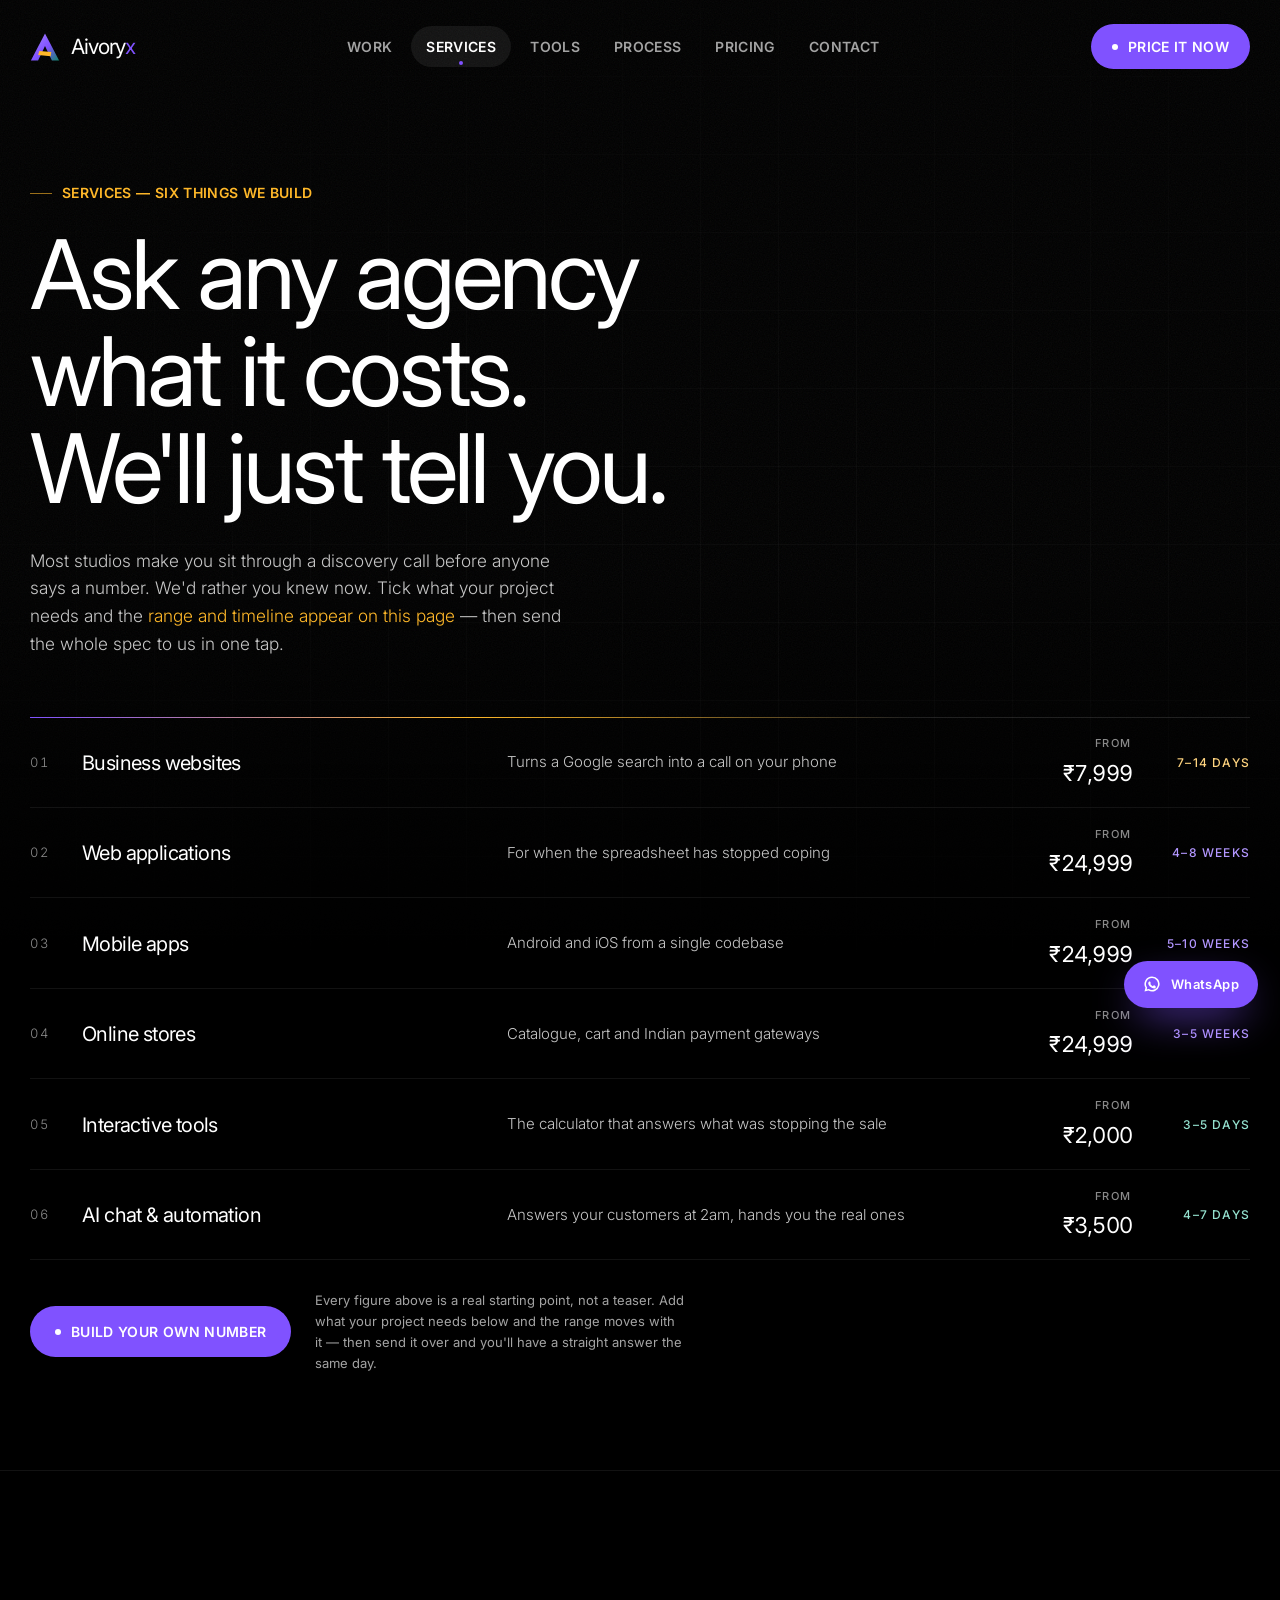
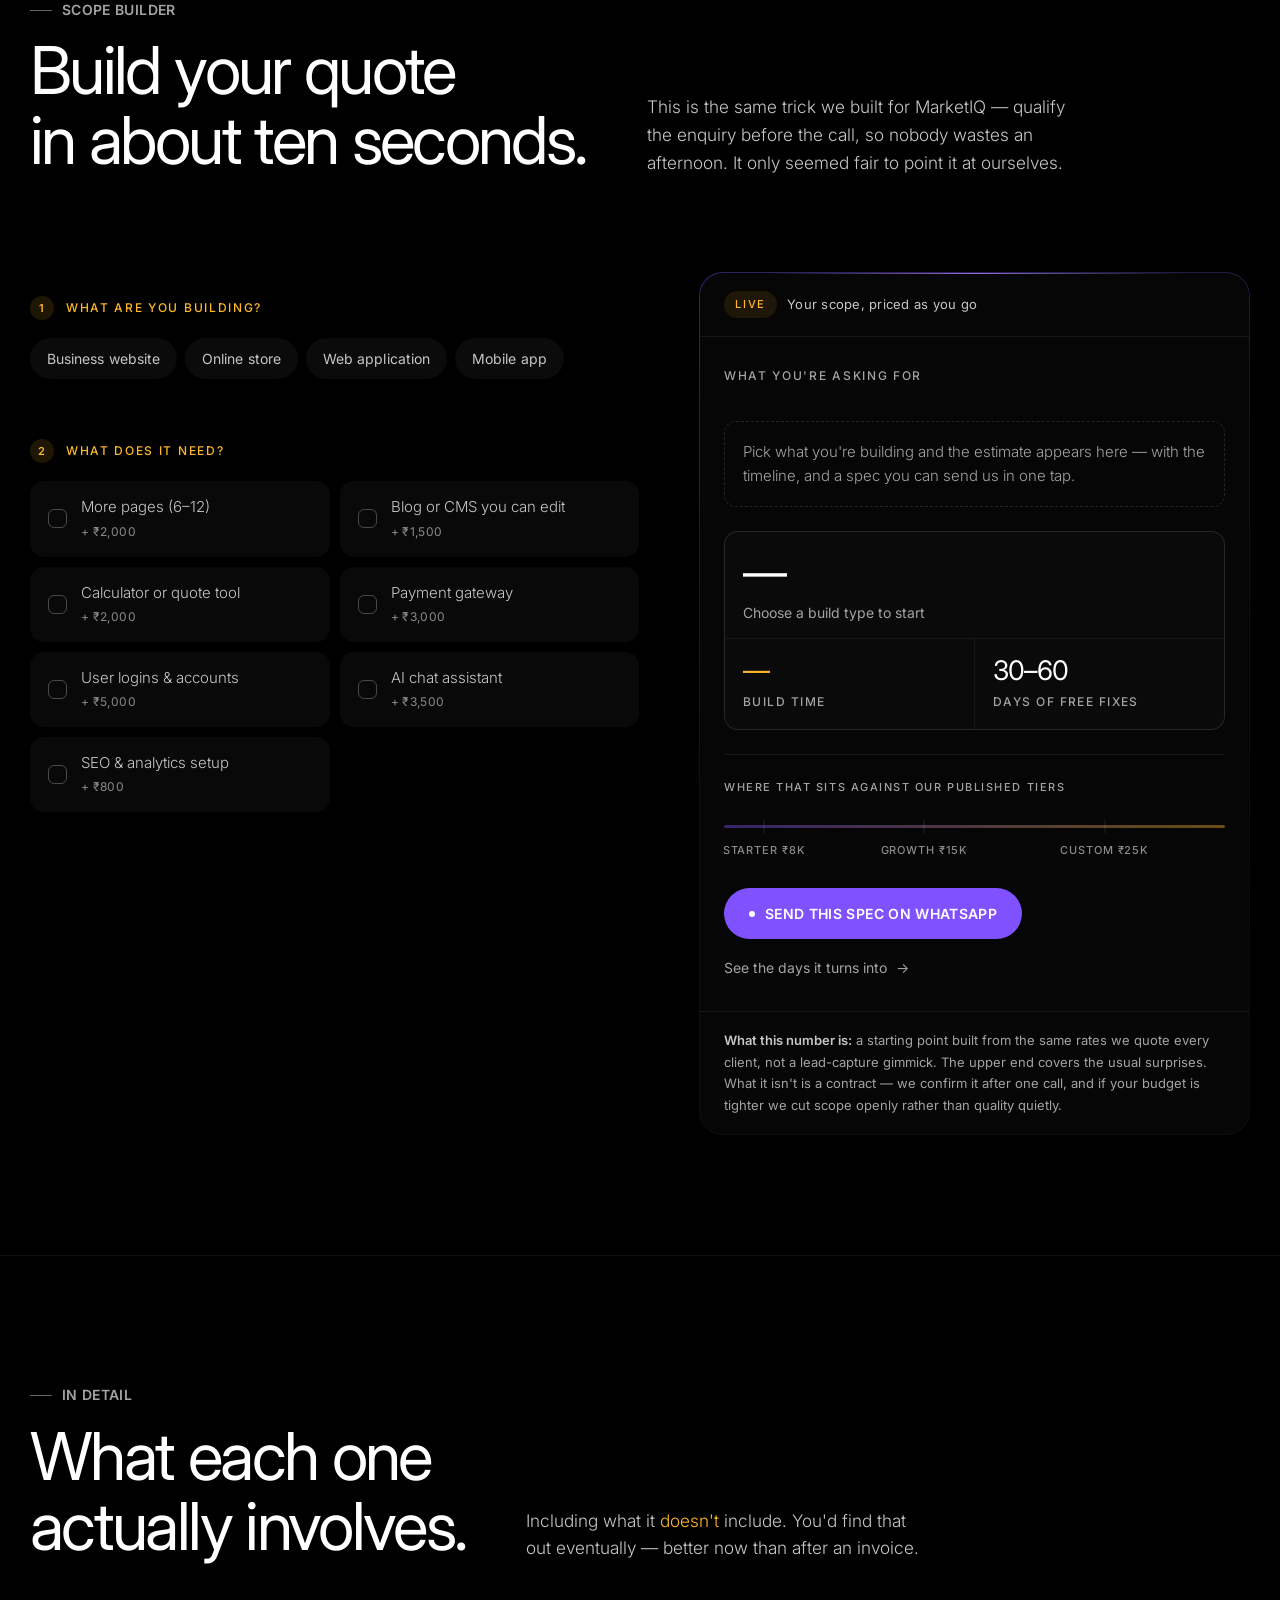
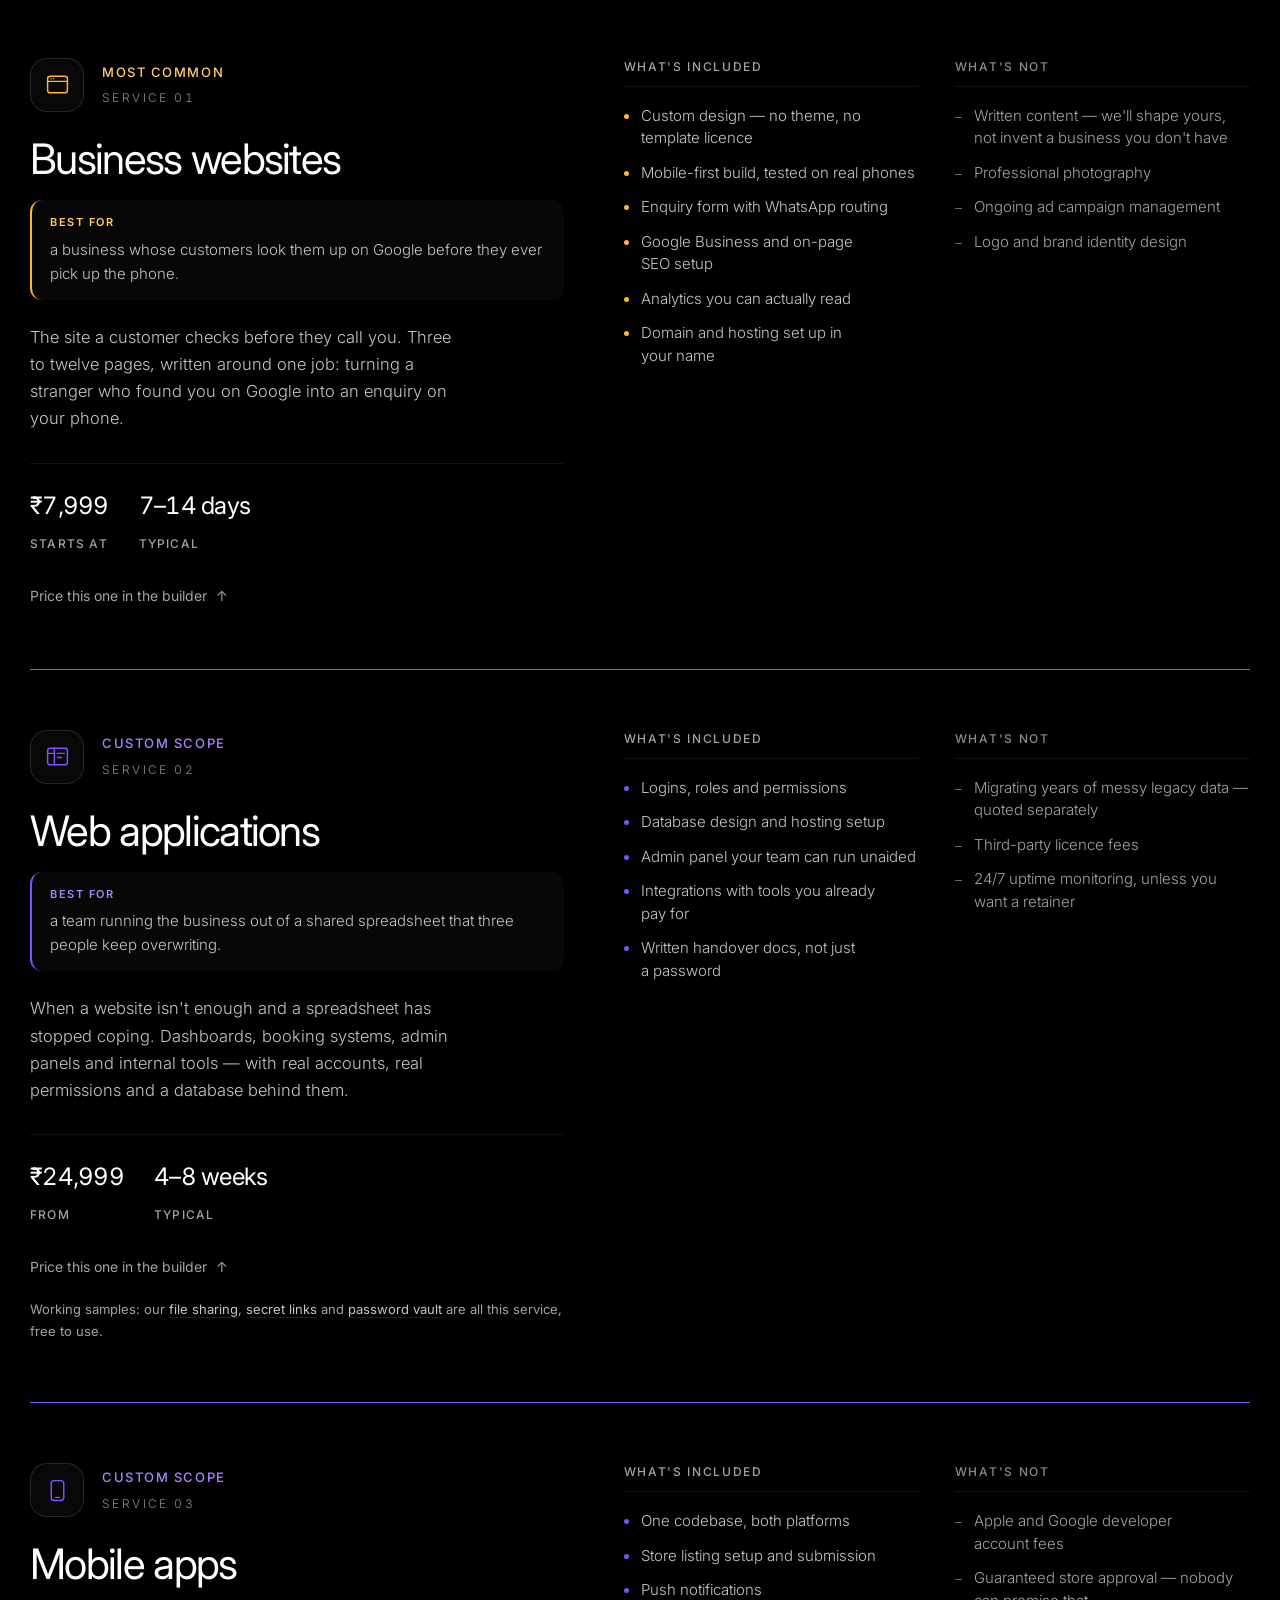
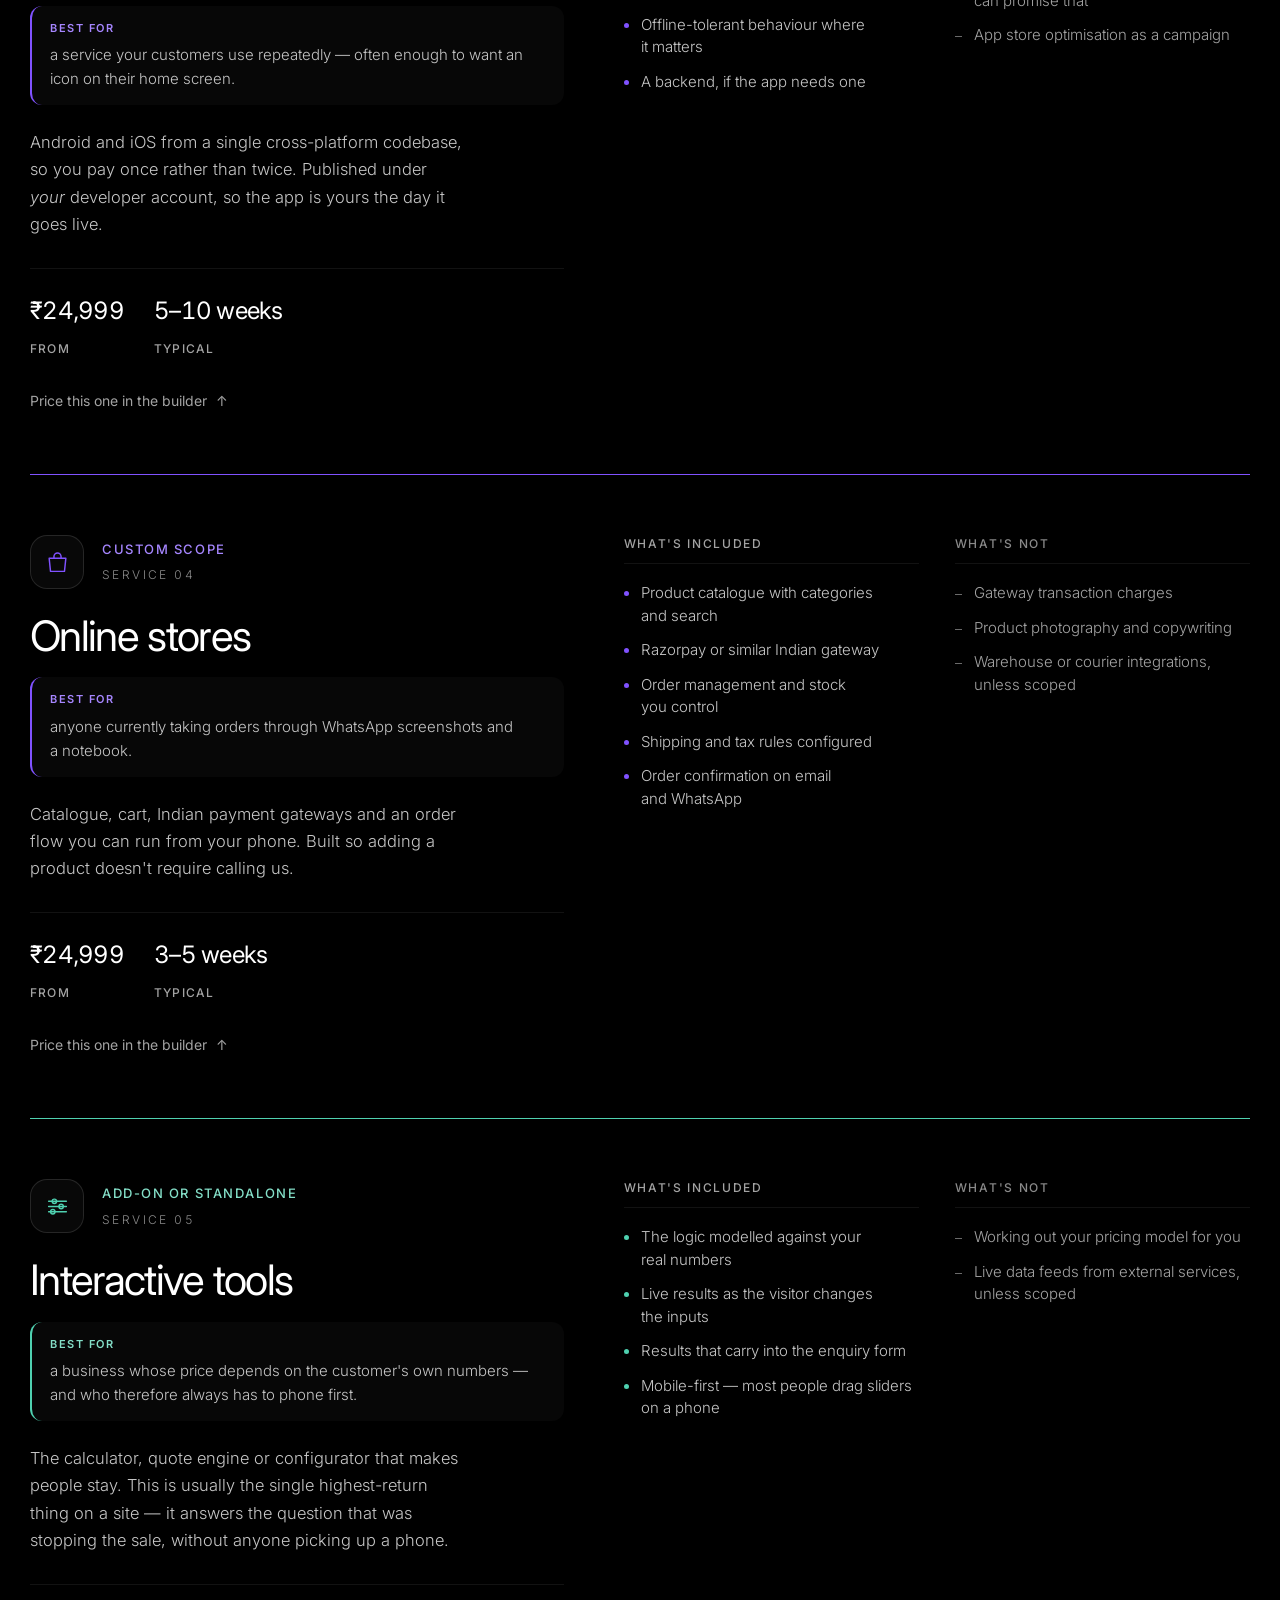
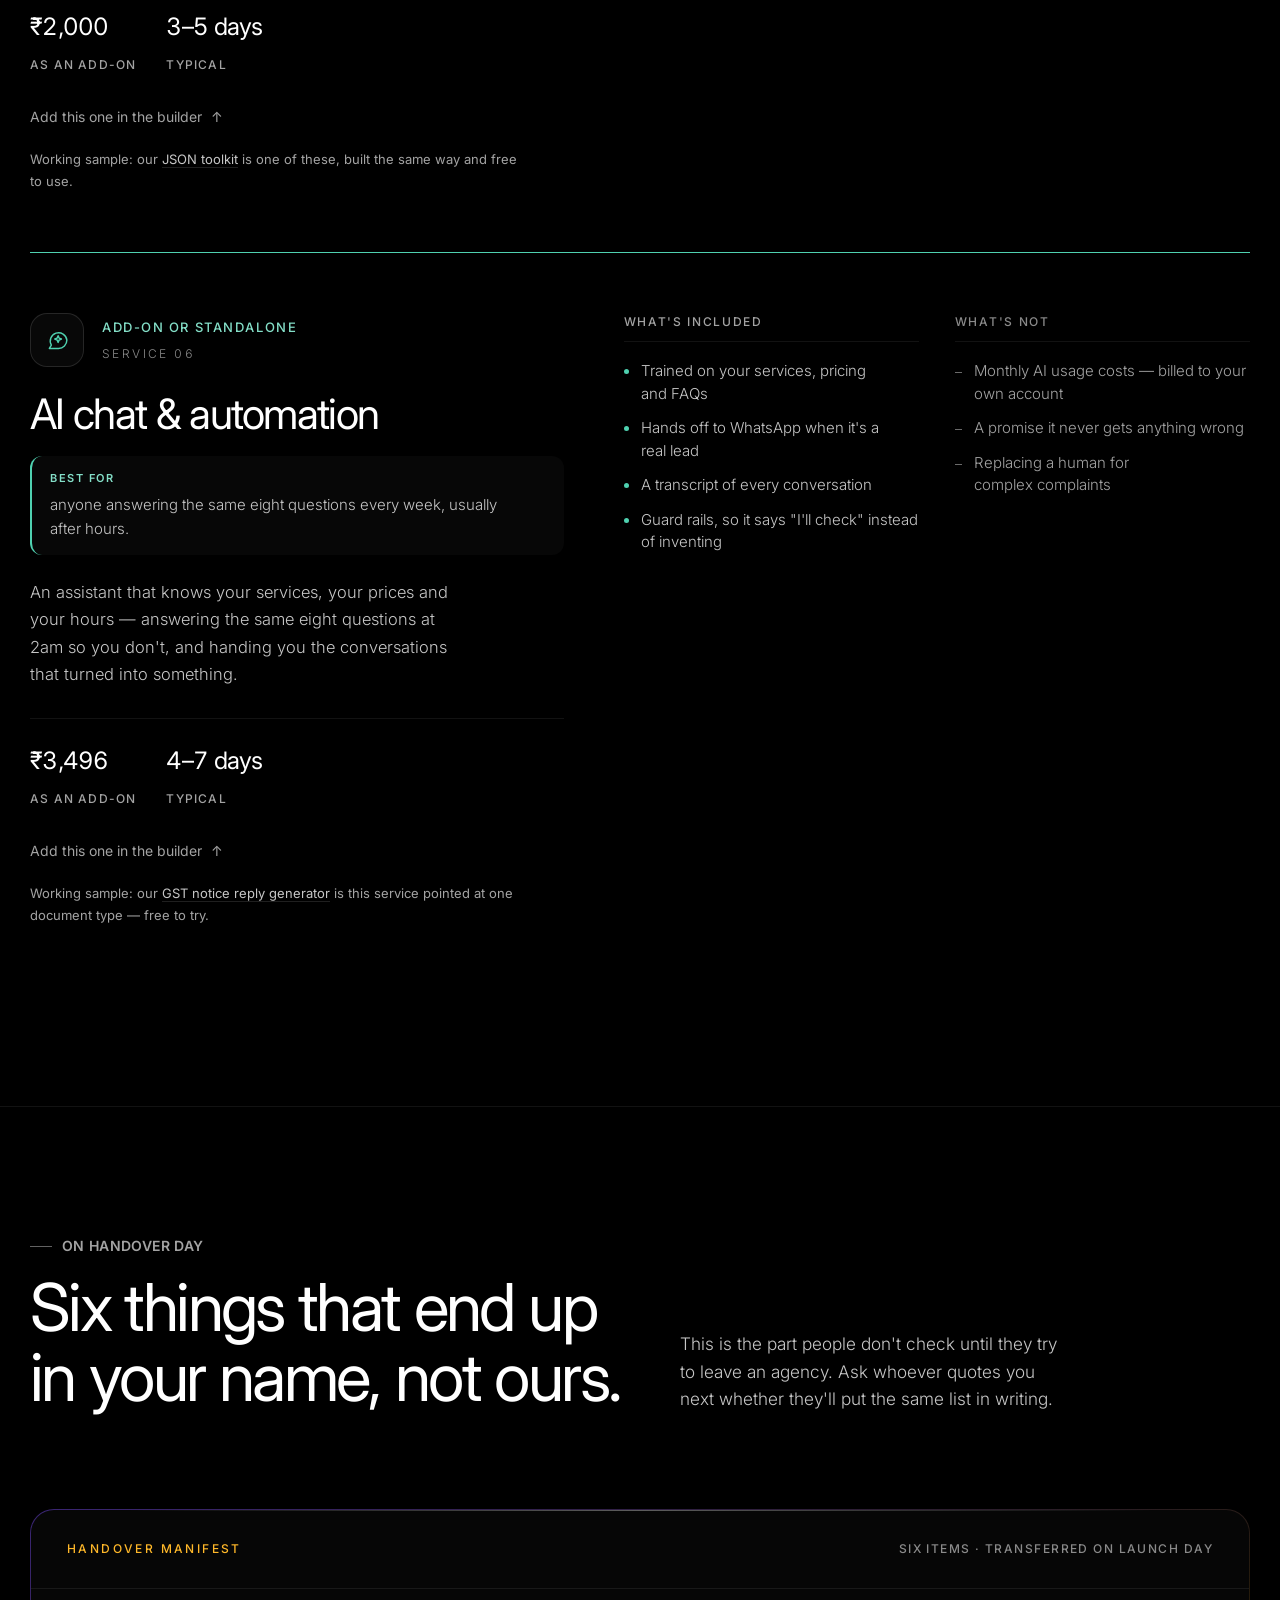
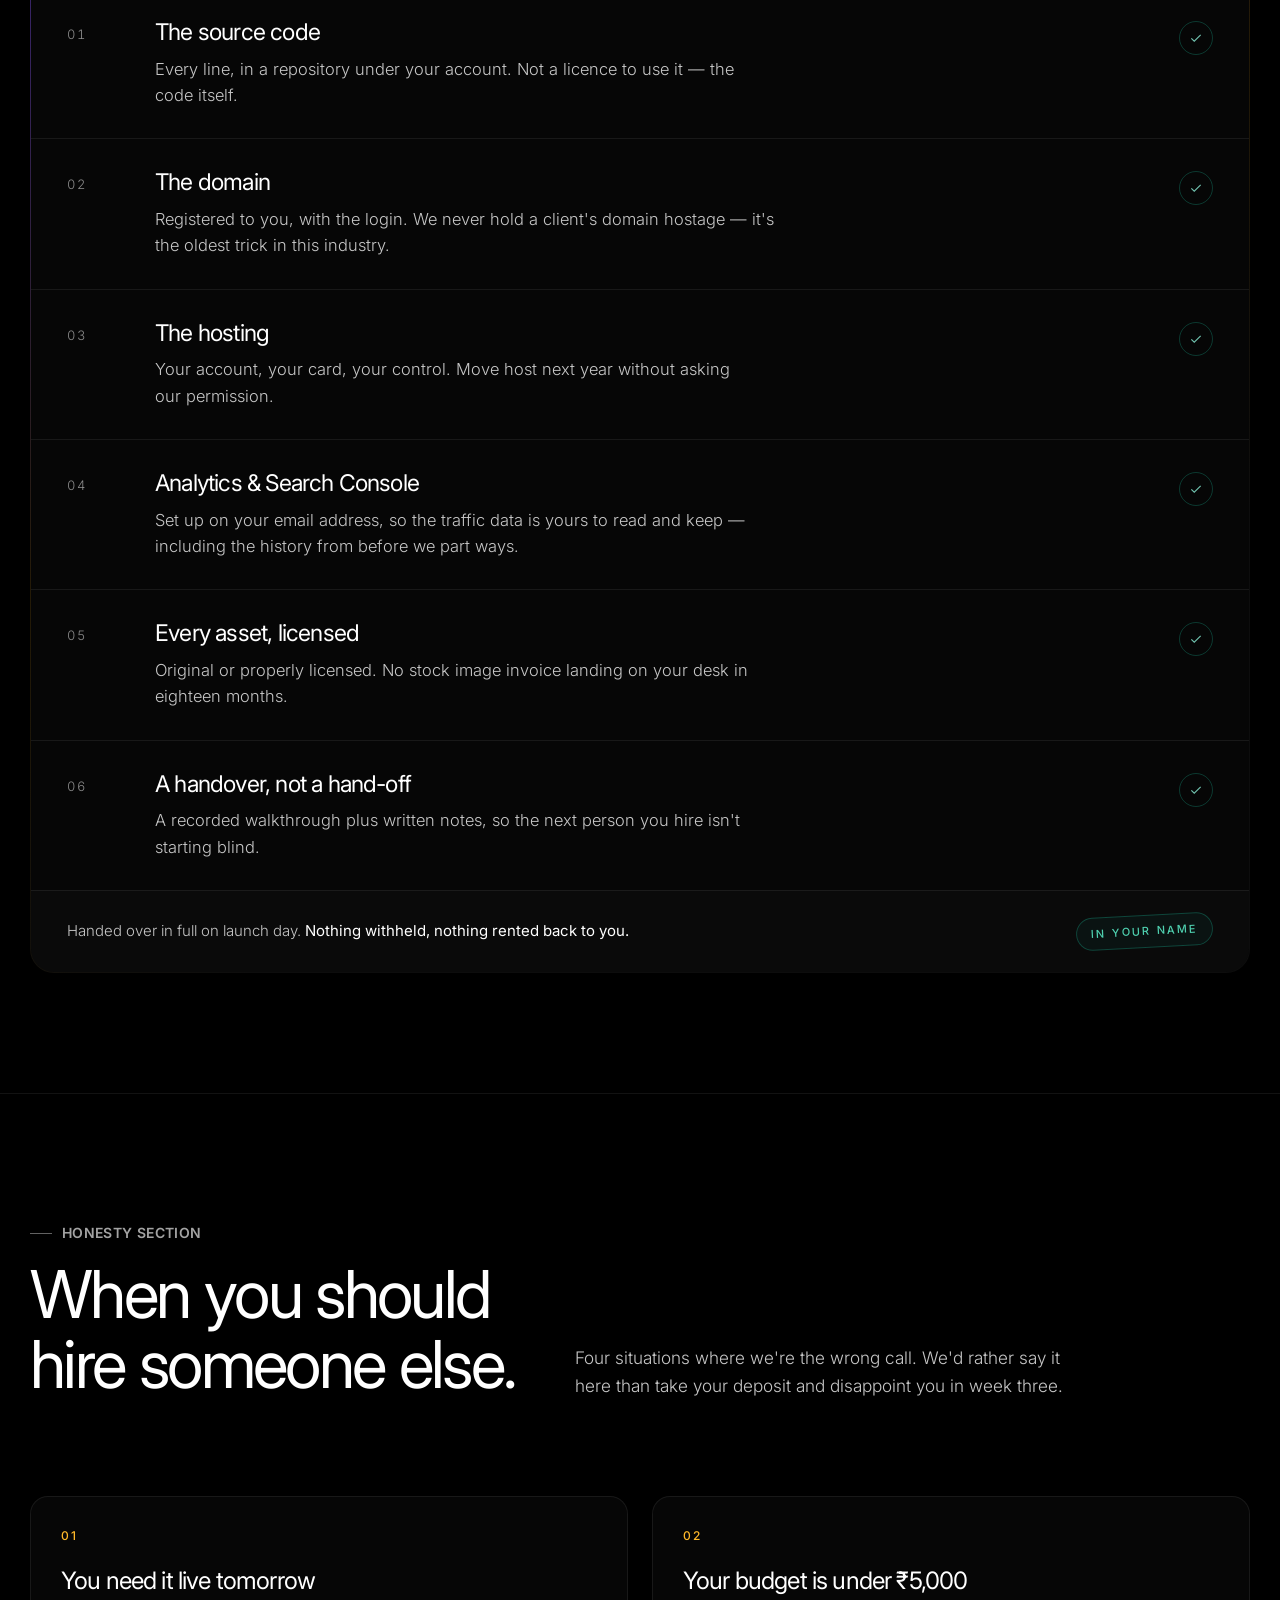
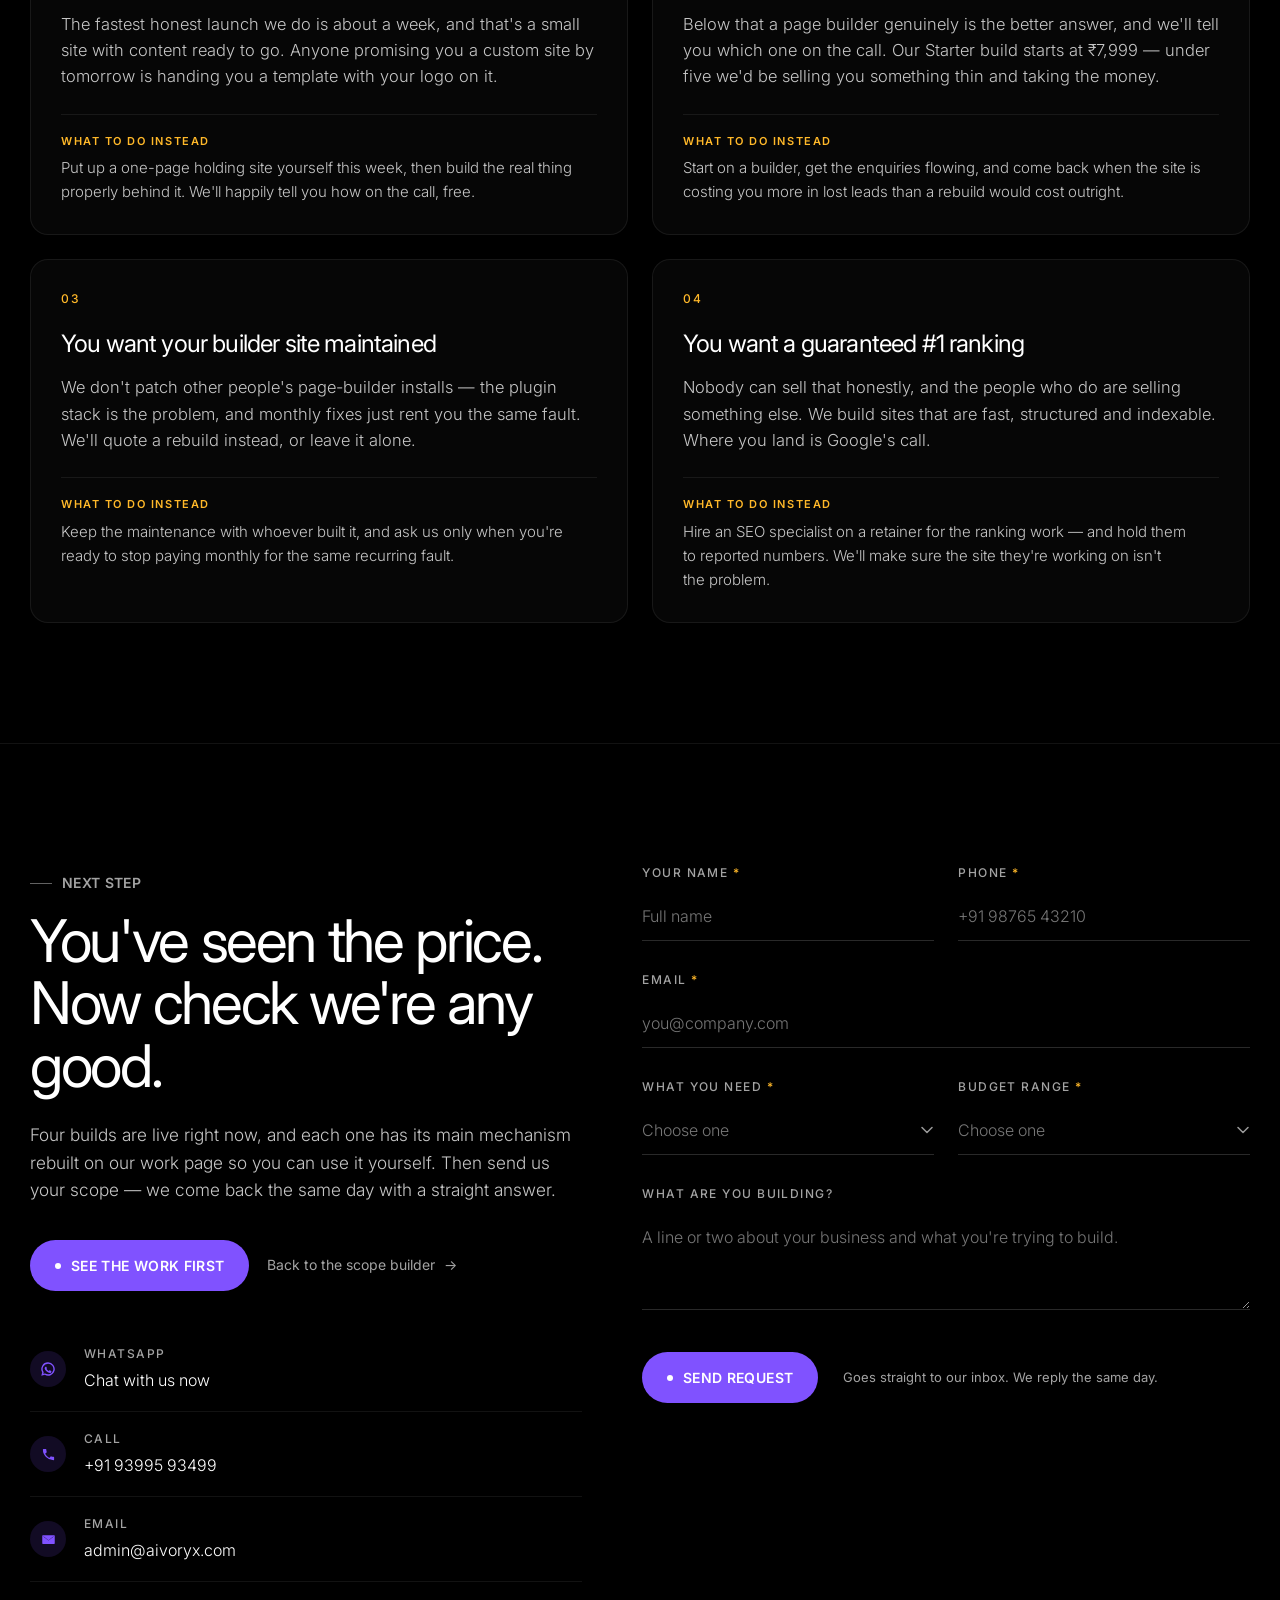
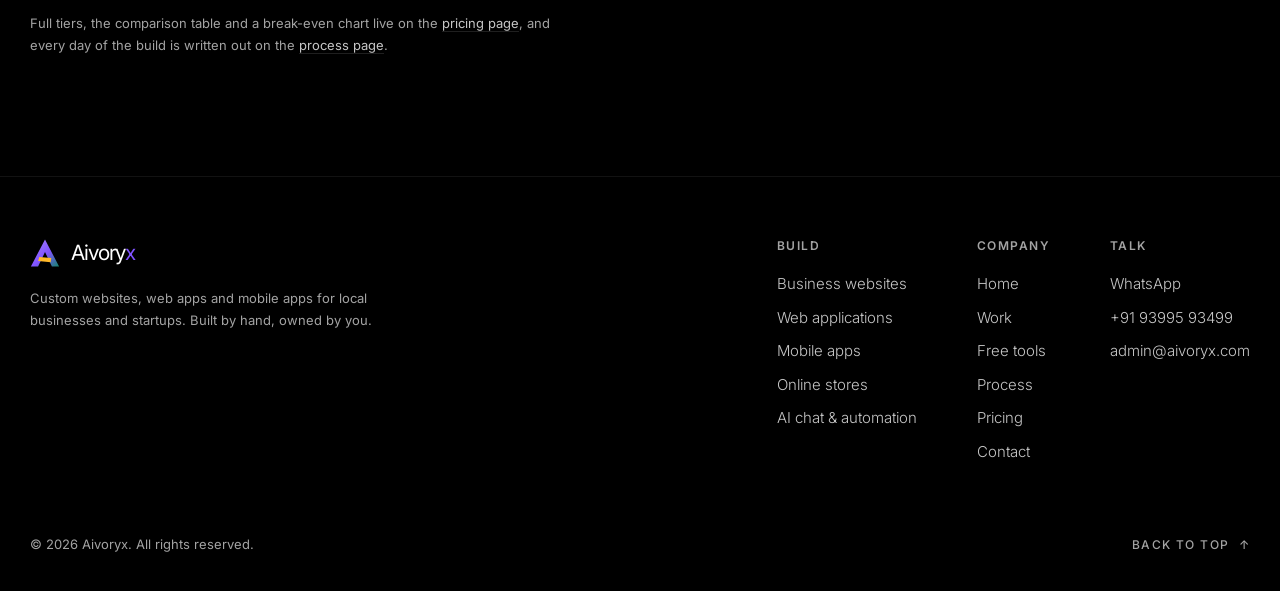
<file: services.html>
<!DOCTYPE html>
<html lang="en">
<head>
<meta charset="UTF-8">
<meta name="viewport" content="width=device-width, initial-scale=1.0, viewport-fit=cover">
<meta name="theme-color" content="#000000">

<title>Services &mdash; Aivoryx | Price your build before you call us</title>
<meta name="description" content="Websites, web apps, mobile apps, online stores, interactive tools and AI chat from Aivoryx. Build your scope on the page and get an indicative price and timeline instantly.">
<link rel="canonical" href="https://aivoryx.com/services.html">

<meta property="og:type" content="website">
<meta property="og:url" content="https://aivoryx.com/services.html">
<meta property="og:site_name" content="Aivoryx">
<meta property="og:title" content="Services &mdash; Aivoryx | Price your build before you call us">
<meta property="og:description" content="Pick what you're building, tick what you need, and see the range and timeline on the page. No 'request a quote'.">
<meta property="og:image" content="https://aivoryx.com/assets/img/og-cover.png">
<meta name="twitter:card" content="summary_large_image">

<link rel="icon" href="assets/img/favicon.svg" type="image/svg+xml">
<link rel="apple-touch-icon" href="assets/img/apple-touch-icon.png">
<link rel="manifest" href="site.webmanifest">

<link rel="preconnect" href="https://fonts.googleapis.com">
<link rel="preconnect" href="https://fonts.gstatic.com" crossorigin>
<link href="https://fonts.googleapis.com/css2?family=Inter:wght@200;300;400;500;600;700&display=swap" rel="stylesheet">

<link rel="stylesheet" href="assets/css/tokens.css?v=20261109">
<link rel="stylesheet" href="assets/css/base.css?v=20261109">
<link rel="stylesheet" href="assets/css/components.css?v=20261109">
<link rel="stylesheet" href="assets/css/sections.css?v=20261109">
<link rel="stylesheet" href="assets/css/services.css?v=20261109">
<link rel="stylesheet" href="assets/css/responsive.css?v=20261109">
<link rel="stylesheet" href="assets/css/motion.css?v=20261109">

<script type="application/ld+json">
{
  "@context":"https://schema.org",
  "@type":"ItemList",
  "name":"Aivoryx services",
  "url":"https://aivoryx.com/services.html",
  "itemListElement":[
    {"@type":"ListItem","position":1,"item":{"@type":"Service","name":"Business websites","description":"Hand-coded marketing websites built to turn visitors into enquiries."}},
    {"@type":"ListItem","position":2,"item":{"@type":"Service","name":"Web applications","description":"Dashboards, booking systems, admin panels and internal tools with real logins."}},
    {"@type":"ListItem","position":3,"item":{"@type":"Service","name":"Mobile apps","description":"Android and iOS from one cross-platform codebase, published under your account."}},
    {"@type":"ListItem","position":4,"item":{"@type":"Service","name":"Online stores","description":"Catalogue, cart, Indian payment gateways and stock you manage yourself."}},
    {"@type":"ListItem","position":5,"item":{"@type":"Service","name":"Interactive tools","description":"Calculators, quote engines and configurators built into the page."}},
    {"@type":"ListItem","position":6,"item":{"@type":"Service","name":"AI chat and automation","description":"An assistant that answers customers overnight and hands over the qualified ones."}}
  ]
}
</script>
</head>
<body>

<a class="skip" href="#top">Skip to content</a>
<div class="progress" id="progress" aria-hidden="true"></div>

<!-- ============================ NAV ============================ -->
<header class="nav" id="nav">
  <div class="wrap nav__inner">
    <a href="index.html" class="brand" aria-label="Aivoryx home">
      <svg class="brand__mark" viewBox="0 0 100 100" fill="none" aria-hidden="true">
        <defs>
          <linearGradient id="axg" x1="6" y1="4" x2="94" y2="96" gradientUnits="userSpaceOnUse">
            <stop stop-color="#a684ff"/><stop offset=".55" stop-color="#8052ff"/><stop offset="1" stop-color="#15846e"/>
          </linearGradient>
        </defs>
        <path class="brand__body" d="M50 5 L97 95 L73 95 L50 47 L27 95 L3 95 Z" fill="url(#axg)"/>
        <path class="brand__shard" d="M31 63 L71 67 L69 81 L27 77 Z" fill="#ffb829"/>
      </svg>
      <span class="brand__word">Aivory<b>x</b></span>
    </a>

    <nav class="nav__links" id="navLinks" aria-label="Primary">
      <span class="nav__pill" id="navPill" aria-hidden="true"></span>
      <a class="nav__link" href="work.html">Work</a>
      <a class="nav__link is-active" href="services.html" aria-current="page">Services</a>
      <a class="nav__link" href="tools.html">Tools</a>
      <a class="nav__link" href="process.html">Process</a>
      <a class="nav__link" href="pricing.html">Pricing</a>
      <a class="nav__link" href="contact.html">Contact</a>
    </nav>

    <div class="nav__right">
      <a class="btn nav__cta" href="#builder" data-scroll data-magnetic><span class="btn__dot"></span><span>Price it now</span></a>
      <button class="burger" id="burger" aria-label="Open menu" aria-expanded="false" aria-controls="navLinks">
        <span></span><span></span><span></span>
      </button>
    </div>
  </div>
</header>

<main id="top">

<!-- ============================ PAGE HERO ============================ -->
<section class="phero phero--svc" id="pheroSec" data-recede>

  <!-- the homepage's atmosphere, so the three pages read as one site -->
  <div class="hero__atmos" aria-hidden="true">
    <span class="hero__mesh"></span>
    <span class="hero__grain"></span>
  </div>

  <div class="wrap">
    <div data-hero-copy>
      <!-- The intro steps back as the board scrolls up over it -->
      <div class="phero__intro">
        <p class="eyebrow fade" style="--d:.05s">Services &mdash; six things we build</p>

        <h1 class="display">
          <span class="line"><span style="--d:.18s">Ask any agency</span></span>
          <span class="line"><span style="--d:.30s">what it costs.</span></span>
          <span class="line"><span style="--d:.42s"><em class="grad">We'll just tell you.</em></span></span>
        </h1>

        <p class="lede fade" style="--d:.58s">
          Most studios make you sit through a discovery call before anyone says a number.
          We'd rather you knew now. Tick what your project needs and the
          <span class="amber">range and timeline appear on this page</span> &mdash; then send
          the whole spec to us in one tap.
        </p>
      </div>

      <!-- The page argues that nobody publishes prices, so the prices are the
           first thing on it — no stat strip in front of them repeating the same
           figure. Each row opens its own detail card further down. Rows on the
           first screen land on load; the rest land as they're scrolled to, and
           each counts its price up as it does (land() in motion.js). -->
      <div class="board" data-board data-land>
        <a class="board__row" href="#svc-site" data-scroll style="--c:#ffb829;--d:.80s">
          <span class="board__ix">01</span>
          <span class="board__t">Business websites</span>
          <span class="board__d">Turns a Google search into a call on your phone</span>
          <span class="board__p">From <b data-count="7999" data-prefix="&#8377;">&#8377;7,999</b></span>
          <span class="board__w">7&ndash;14 days</span>
        </a>
        <a class="board__row" href="#svc-webapp" data-scroll style="--c:#8052ff;--d:.88s">
          <span class="board__ix">02</span>
          <span class="board__t">Web applications</span>
          <span class="board__d">For when the spreadsheet has stopped coping</span>
          <span class="board__p">From <b data-count="24999" data-prefix="&#8377;">&#8377;24,999</b></span>
          <span class="board__w">4&ndash;8 weeks</span>
        </a>
        <a class="board__row" href="#svc-app" data-scroll style="--c:#8052ff;--d:.96s">
          <span class="board__ix">03</span>
          <span class="board__t">Mobile apps</span>
          <span class="board__d">Android and iOS from a single codebase</span>
          <span class="board__p">From <b data-count="24999" data-prefix="&#8377;">&#8377;24,999</b></span>
          <span class="board__w">5&ndash;10 weeks</span>
        </a>
        <a class="board__row" href="#svc-store" data-scroll style="--c:#8052ff;--d:1.04s">
          <span class="board__ix">04</span>
          <span class="board__t">Online stores</span>
          <span class="board__d">Catalogue, cart and Indian payment gateways</span>
          <span class="board__p">From <b data-count="24999" data-prefix="&#8377;">&#8377;24,999</b></span>
          <span class="board__w">3&ndash;5 weeks</span>
        </a>
        <a class="board__row" href="#svc-tool" data-scroll style="--c:#4fd1b0;--d:1.12s">
          <span class="board__ix">05</span>
          <span class="board__t">Interactive tools</span>
          <span class="board__d">The calculator that answers what was stopping the sale</span>
          <span class="board__p">From <b data-count="2000" data-prefix="&#8377;">&#8377;2,000</b></span>
          <span class="board__w">3&ndash;5 days</span>
        </a>
        <a class="board__row" href="#svc-ai" data-scroll style="--c:#4fd1b0;--d:1.20s">
          <span class="board__ix">06</span>
          <span class="board__t">AI chat &amp; automation</span>
          <span class="board__d">Answers your customers at 2am, hands you the real ones</span>
          <span class="board__p">From <b data-count="3500" data-prefix="&#8377;">&#8377;3,500</b></span>
          <span class="board__w">4&ndash;7 days</span>
        </a>
      </div>

      <div class="board__foot rv">
        <a class="btn" href="#builder" data-scroll data-magnetic><span class="btn__dot"></span><span>Build your own number</span></a>
        <p class="caption board__note">
          Every figure above is a real starting point, not a teaser. Add what your
          project needs below and the range moves with it &mdash; then send it over and
          you'll have a straight answer the same day.
        </p>
      </div>
    </div>
  </div>
</section>

<!-- ============================ SCOPE BUILDER ============================ -->
<section class="scope" id="builder" data-sect="split">
  <div class="wrap">
    <div class="secHead rv">
      <div>
        <p class="eyebrow eyebrow--muted">Scope builder</p>
        <h2 class="h-lg secHead__title">
          <span class="line"><span style="--d:.05s">Build your quote</span></span>
          <span class="line"><span style="--d:.16s">in about ten seconds.</span></span>
        </h2>
      </div>
      <p class="lede muted fade" style="--d:.3s">
        This is the same trick we built for MarketIQ &mdash; qualify the enquiry before
        the call, so nobody wastes an afternoon. It only seemed fair to point it at ourselves.
      </p>
    </div>

    <div class="build__grid">
      <div id="builderInputs">
        <div class="step rv">
          <p class="step__label"><b>1</b> What are you building?</p>
          <div class="chips" id="buildBase">
            <button class="chip" type="button" data-base="site"   aria-pressed="false">Business website</button>
            <button class="chip" type="button" data-base="store"  aria-pressed="false">Online store</button>
            <button class="chip" type="button" data-base="webapp" aria-pressed="false">Web application</button>
            <button class="chip" type="button" data-base="app"    aria-pressed="false">Mobile app</button>
          </div>
        </div>

        <div class="step rv" style="--d:.08s">
          <p class="step__label"><b>2</b> What does it need?</p>
          <div class="opts" id="buildOpts">
            <button class="opt" type="button" data-opt="pages" aria-pressed="false">
              <span class="opt__box" aria-hidden="true"></span>
              <span><span class="opt__t">More pages (6&ndash;12)</span><span class="opt__p"></span></span>
            </button>
            <button class="opt" type="button" data-opt="cms" aria-pressed="false">
              <span class="opt__box" aria-hidden="true"></span>
              <span><span class="opt__t">Blog or CMS you can edit</span><span class="opt__p"></span></span>
            </button>
            <button class="opt" type="button" data-opt="tool" aria-pressed="false">
              <span class="opt__box" aria-hidden="true"></span>
              <span><span class="opt__t">Calculator or quote tool</span><span class="opt__p"></span></span>
            </button>
            <button class="opt" type="button" data-opt="pay" aria-pressed="false">
              <span class="opt__box" aria-hidden="true"></span>
              <span><span class="opt__t">Payment gateway</span><span class="opt__p"></span></span>
            </button>
            <button class="opt" type="button" data-opt="login" aria-pressed="false">
              <span class="opt__box" aria-hidden="true"></span>
              <span><span class="opt__t">User logins &amp; accounts</span><span class="opt__p"></span></span>
            </button>
            <button class="opt" type="button" data-opt="ai" aria-pressed="false">
              <span class="opt__box" aria-hidden="true"></span>
              <span><span class="opt__t">AI chat assistant</span><span class="opt__p"></span></span>
            </button>
            <button class="opt" type="button" data-opt="seo" aria-pressed="false">
              <span class="opt__box" aria-hidden="true"></span>
              <span><span class="opt__t">SEO &amp; analytics setup</span><span class="opt__p"></span></span>
            </button>
          </div>
        </div>
      </div>

      <div class="build__col">
        <div class="demo rv" style="--d:.1s">
          <div class="demo__inner">
            <div class="demo__bar">
              <span class="demo__tag">Live</span>
              <span class="demo__title">Your scope, priced as you go</span>
            </div>

            <div class="demo__pad">
              <span class="demo__q">What you're asking for</span>
              <ul class="quote__spec" id="quoteSpec" role="status" aria-live="polite"></ul>

              <div class="out">
                <div class="out__cell" style="grid-column:1/-1">
                  <p class="quote__total" id="quoteTotal">&mdash;</p>
                </div>
                <div class="out__cell">
                  <p class="out__v out__v--accent" id="quoteTime">&mdash;</p>
                  <span class="out__k">Build time</span>
                </div>
                <div class="out__cell">
                  <p class="out__v">30&ndash;60</p>
                  <span class="out__k">Days of free fixes</span>
                </div>
              </div>

              <!-- where this scope lands against the three published tiers -->
              <div class="qtier" id="quoteTier">
                <span class="qtier__k">Where that sits against our published tiers</span>
                <div class="qtier__track">
                  <i class="qtier__tick" style="left:8%"></i>
                  <i class="qtier__tick" style="left:40%"></i>
                  <i class="qtier__tick" style="left:76%"></i>
                  <span class="qtier__mark" id="quoteMark"></span>
                </div>
                <div class="qtier__keys">
                  <span style="left:8%">Starter &#8377;8k</span>
                  <span style="left:40%">Growth &#8377;15k</span>
                  <span style="left:76%">Custom &#8377;25k</span>
                </div>
              </div>

              <div class="demo__cta">
                <a class="btn" id="quoteCta" href="https://wa.me/919399593499" target="_blank" rel="noopener" data-magnetic>
                  <span class="btn__dot"></span><span>Send this spec on WhatsApp</span>
                </a>
                <a class="ghost" href="process.html">See the days it turns into <i>&rarr;</i></a>
              </div>
            </div>

            <p class="demo__note">
              <b>What this number is:</b> a starting point built from the same rates we
              quote every client, not a lead-capture gimmick. The upper end covers the
              usual surprises. What it isn't is a contract &mdash; we confirm it after one
              call, and if your budget is tighter we cut scope openly rather than quality quietly.
            </p>
          </div>
        </div>
      </div>
    </div>
  </div>
</section>

<!-- ============================ SERVICES IN DEPTH ============================ -->
<section class="svcs" id="detail" data-sect="mask">
  <div class="wrap">
    <div class="secHead rv">
      <div>
        <p class="eyebrow eyebrow--muted">In detail</p>
        <h2 class="h-lg secHead__title">
          <span class="line"><span style="--d:.05s">What each one</span></span>
          <span class="line"><span style="--d:.16s">actually involves.</span></span>
        </h2>
      </div>
      <p class="lede muted fade" style="--d:.3s">
        Including what it <span class="amber">doesn't</span> include. You'd find that out
        eventually &mdash; better now than after an invoice.
      </p>
    </div>

    <!-- 01 -->
    <article class="card rv" id="svc-site" style="--c:#ffb829">
      <div>
        <div class="card__top">
          <span class="card__glyph" aria-hidden="true">
            <svg width="25" height="25" viewBox="0 0 24 24" fill="none" stroke="currentColor" stroke-width="1.4" stroke-linecap="round" stroke-linejoin="round">
              <rect x="2.5" y="4" width="19" height="16" rx="2.5"/><path d="M2.5 9h19M5.8 6.5h.01M8.3 6.5h.01"/>
            </svg>
          </span>
          <span>
            <span class="card__n">Most common</span>
            <span class="card__ix">Service 01</span>
          </span>
        </div>
        <h3 class="card__t"><span class="line"><span style="--d:.12s">Business websites</span></span></h3>
        <p class="card__best"><b>Best for</b> a business whose customers look them up on Google before they ever pick up the phone.</p>
        <p class="card__d">
          The site a customer checks before they call you. Three to twelve pages, written
          around one job: turning a stranger who found you on Google into an enquiry on
          your phone.
        </p>
        <div class="card__facts">
          <div class="card__fact"><b data-count="7999" data-prefix="&#8377;">&#8377;7,999</b><span>Starts at</span></div>
          <div class="card__fact"><b>7&ndash;14 days</b><span>Typical</span></div>
        </div>
        <button class="ghost card__price" type="button" data-price-base="site">Price this one in the builder <i>&uarr;</i></button>
      </div>
      <div class="card__lists">
        <div>
          <span class="list__k">What's included</span>
          <ul class="list">
            <li>Custom design &mdash; no theme, no template licence</li>
            <li>Mobile-first build, tested on real phones</li>
            <li>Enquiry form with WhatsApp routing</li>
            <li>Google Business and on-page SEO setup</li>
            <li>Analytics you can actually read</li>
            <li>Domain and hosting set up in your name</li>
          </ul>
        </div>
        <div>
          <span class="list__k list__k--no">What's not</span>
          <ul class="list list--no">
            <li>Written content &mdash; we'll shape yours, not invent a business you don't have</li>
            <li>Professional photography</li>
            <li>Ongoing ad campaign management</li>
            <li>Logo and brand identity design</li>
          </ul>
        </div>
      </div>
    </article>

    <!-- 02 -->
    <article class="card rv" id="svc-webapp" style="--c:#8052ff">
      <div>
        <div class="card__top">
          <span class="card__glyph" aria-hidden="true">
            <svg width="25" height="25" viewBox="0 0 24 24" fill="none" stroke="currentColor" stroke-width="1.4" stroke-linecap="round" stroke-linejoin="round">
              <rect x="2.5" y="4" width="19" height="16" rx="2.5"/><path d="M9 4v16M2.5 9h6.5M12 9h6.5M12 13h4"/>
            </svg>
          </span>
          <span>
            <span class="card__n">Custom scope</span>
            <span class="card__ix">Service 02</span>
          </span>
        </div>
        <h3 class="card__t"><span class="line"><span style="--d:.12s">Web applications</span></span></h3>
        <p class="card__best"><b>Best for</b> a team running the business out of a shared spreadsheet that three people keep overwriting.</p>
        <p class="card__d">
          When a website isn't enough and a spreadsheet has stopped coping. Dashboards,
          booking systems, admin panels and internal tools &mdash; with real accounts, real
          permissions and a database behind them.
        </p>
        <div class="card__facts">
          <div class="card__fact"><b data-count="24999" data-prefix="&#8377;">&#8377;24,999</b><span>From</span></div>
          <div class="card__fact"><b>4&ndash;8 weeks</b><span>Typical</span></div>
        </div>
        <button class="ghost card__price" type="button" data-price-base="webapp">Price this one in the builder <i>&uarr;</i></button>
        <p class="caption card__more">
          Working samples: our
          <a href="tools.html#tool-fileshare">file sharing</a>,
          <a href="tools.html#tool-secret">secret links</a> and
          <a href="tools.html#tool-vault">password vault</a>
          are all this service, free to use.
        </p>
      </div>
      <div class="card__lists">
        <div>
          <span class="list__k">What's included</span>
          <ul class="list">
            <li>Logins, roles and permissions</li>
            <li>Database design and hosting setup</li>
            <li>Admin panel your team can run unaided</li>
            <li>Integrations with tools you already pay for</li>
            <li>Written handover docs, not just a password</li>
          </ul>
        </div>
        <div>
          <span class="list__k list__k--no">What's not</span>
          <ul class="list list--no">
            <li>Migrating years of messy legacy data &mdash; quoted separately</li>
            <li>Third-party licence fees</li>
            <li>24/7 uptime monitoring, unless you want a retainer</li>
          </ul>
        </div>
      </div>
    </article>

    <!-- 03 -->
    <article class="card rv" id="svc-app" style="--c:#8052ff">
      <div>
        <div class="card__top">
          <span class="card__glyph" aria-hidden="true">
            <svg width="25" height="25" viewBox="0 0 24 24" fill="none" stroke="currentColor" stroke-width="1.4" stroke-linecap="round" stroke-linejoin="round">
              <rect x="6" y="2.5" width="12" height="19" rx="2.8"/><path d="M10.4 18.6h3.2"/>
            </svg>
          </span>
          <span>
            <span class="card__n">Custom scope</span>
            <span class="card__ix">Service 03</span>
          </span>
        </div>
        <h3 class="card__t"><span class="line"><span style="--d:.12s">Mobile apps</span></span></h3>
        <p class="card__best"><b>Best for</b> a service your customers use repeatedly &mdash; often enough to want an icon on their home screen.</p>
        <p class="card__d">
          Android and iOS from a single cross-platform codebase, so you pay once rather
          than twice. Published under <em>your</em> developer account, so the app is
          yours the day it goes live.
        </p>
        <div class="card__facts">
          <div class="card__fact"><b data-count="24999" data-prefix="&#8377;">&#8377;24,999</b><span>From</span></div>
          <div class="card__fact"><b>5&ndash;10 weeks</b><span>Typical</span></div>
        </div>
        <button class="ghost card__price" type="button" data-price-base="app">Price this one in the builder <i>&uarr;</i></button>
      </div>
      <div class="card__lists">
        <div>
          <span class="list__k">What's included</span>
          <ul class="list">
            <li>One codebase, both platforms</li>
            <li>Store listing setup and submission</li>
            <li>Push notifications</li>
            <li>Offline-tolerant behaviour where it matters</li>
            <li>A backend, if the app needs one</li>
          </ul>
        </div>
        <div>
          <span class="list__k list__k--no">What's not</span>
          <ul class="list list--no">
            <li>Apple and Google developer account fees</li>
            <li>Guaranteed store approval &mdash; nobody can promise that</li>
            <li>App store optimisation as a campaign</li>
          </ul>
        </div>
      </div>
    </article>

    <!-- 04 -->
    <article class="card rv" id="svc-store" style="--c:#8052ff">
      <div>
        <div class="card__top">
          <span class="card__glyph" aria-hidden="true">
            <svg width="25" height="25" viewBox="0 0 24 24" fill="none" stroke="currentColor" stroke-width="1.4" stroke-linecap="round" stroke-linejoin="round">
              <path d="M4 8h16l-1.3 12.5H5.3z"/><path d="M8.6 8V6.2a3.4 3.4 0 016.8 0V8"/>
            </svg>
          </span>
          <span>
            <span class="card__n">Custom scope</span>
            <span class="card__ix">Service 04</span>
          </span>
        </div>
        <h3 class="card__t"><span class="line"><span style="--d:.12s">Online stores</span></span></h3>
        <p class="card__best"><b>Best for</b> anyone currently taking orders through WhatsApp screenshots and a notebook.</p>
        <p class="card__d">
          Catalogue, cart, Indian payment gateways and an order flow you can run from
          your phone. Built so adding a product doesn't require calling us.
        </p>
        <div class="card__facts">
          <div class="card__fact"><b data-count="24999" data-prefix="&#8377;">&#8377;24,999</b><span>From</span></div>
          <div class="card__fact"><b>3&ndash;5 weeks</b><span>Typical</span></div>
        </div>
        <button class="ghost card__price" type="button" data-price-base="store">Price this one in the builder <i>&uarr;</i></button>
      </div>
      <div class="card__lists">
        <div>
          <span class="list__k">What's included</span>
          <ul class="list">
            <li>Product catalogue with categories and search</li>
            <li>Razorpay or similar Indian gateway</li>
            <li>Order management and stock you control</li>
            <li>Shipping and tax rules configured</li>
            <li>Order confirmation on email and WhatsApp</li>
          </ul>
        </div>
        <div>
          <span class="list__k list__k--no">What's not</span>
          <ul class="list list--no">
            <li>Gateway transaction charges</li>
            <li>Product photography and copywriting</li>
            <li>Warehouse or courier integrations, unless scoped</li>
          </ul>
        </div>
      </div>
    </article>

    <!-- 05 -->
    <article class="card rv" id="svc-tool" style="--c:#4fd1b0">
      <div>
        <div class="card__top">
          <span class="card__glyph" aria-hidden="true">
            <svg width="25" height="25" viewBox="0 0 24 24" fill="none" stroke="currentColor" stroke-width="1.4" stroke-linecap="round" stroke-linejoin="round">
              <path d="M3.5 7h17M3.5 12h17M3.5 17h17"/><circle cx="9" cy="7" r="2.1"/><circle cx="15.5" cy="12" r="2.1"/><circle cx="7.5" cy="17" r="2.1"/>
            </svg>
          </span>
          <span>
            <span class="card__n">Add-on or standalone</span>
            <span class="card__ix">Service 05</span>
          </span>
        </div>
        <h3 class="card__t"><span class="line"><span style="--d:.12s">Interactive tools</span></span></h3>
        <p class="card__best"><b>Best for</b> a business whose price depends on the customer's own numbers &mdash; and who therefore always has to phone first.</p>
        <p class="card__d">
          The calculator, quote engine or configurator that makes people stay. This is
          usually the single highest-return thing on a site &mdash; it answers the question
          that was stopping the sale, without anyone picking up a phone.
        </p>
        <div class="card__facts">
          <div class="card__fact"><b data-count="2000" data-prefix="&#8377;">&#8377;2,000</b><span>As an add-on</span></div>
          <div class="card__fact"><b>3&ndash;5 days</b><span>Typical</span></div>
        </div>
        <button class="ghost card__price" type="button" data-price-opt="tool">Add this one in the builder <i>&uarr;</i></button>
        <p class="caption card__more">
          Working sample: our
          <a href="https://jsonbeautifier.aivoryx.com/" target="_blank" rel="noopener">JSON toolkit</a>
          is one of these, built the same way and free to use.
        </p>
      </div>
      <div class="card__lists">
        <div>
          <span class="list__k">What's included</span>
          <ul class="list">
            <li>The logic modelled against your real numbers</li>
            <li>Live results as the visitor changes the inputs</li>
            <li>Results that carry into the enquiry form</li>
            <li>Mobile-first &mdash; most people drag sliders on a phone</li>
          </ul>
        </div>
        <div>
          <span class="list__k list__k--no">What's not</span>
          <ul class="list list--no">
            <li>Working out your pricing model for you</li>
            <li>Live data feeds from external services, unless scoped</li>
          </ul>
        </div>
      </div>
    </article>

    <!-- 06 -->
    <article class="card rv" id="svc-ai" style="--c:#4fd1b0">
      <div>
        <div class="card__top">
          <span class="card__glyph" aria-hidden="true">
            <svg width="25" height="25" viewBox="0 0 24 24" fill="none" stroke="currentColor" stroke-width="1.4" stroke-linecap="round" stroke-linejoin="round">
              <path d="M21 11.6a8 8 0 01-8 8H4.2l1.9-3.1A8 8 0 1121 11.6z"/><path d="M12.6 7.4l.95 2.25 2.25.95-2.25.95-.95 2.25-.95-2.25-2.25-.95 2.25-.95z"/>
            </svg>
          </span>
          <span>
            <span class="card__n">Add-on or standalone</span>
            <span class="card__ix">Service 06</span>
          </span>
        </div>
        <h3 class="card__t"><span class="line"><span style="--d:.12s">AI chat &amp; automation</span></span></h3>
        <p class="card__best"><b>Best for</b> anyone answering the same eight questions every week, usually after hours.</p>
        <p class="card__d">
          An assistant that knows your services, your prices and your hours &mdash; answering
          the same eight questions at 2am so you don't, and handing you the conversations
          that turned into something.
        </p>
        <div class="card__facts">
          <div class="card__fact"><b data-count="3500" data-prefix="&#8377;">&#8377;3,500</b><span>As an add-on</span></div>
          <div class="card__fact"><b>4&ndash;7 days</b><span>Typical</span></div>
        </div>
        <button class="ghost card__price" type="button" data-price-opt="ai">Add this one in the builder <i>&uarr;</i></button>
        <p class="caption card__more">
          Working sample: our
          <a href="https://gstreply.aivoryx.com/" target="_blank" rel="noopener">GST notice reply generator</a>
          is this service pointed at one document type &mdash; free to try.
        </p>
      </div>
      <div class="card__lists">
        <div>
          <span class="list__k">What's included</span>
          <ul class="list">
            <li>Trained on your services, pricing and FAQs</li>
            <li>Hands off to WhatsApp when it's a real lead</li>
            <li>A transcript of every conversation</li>
            <li>Guard rails, so it says "I'll check" instead of inventing</li>
          </ul>
        </div>
        <div>
          <span class="list__k list__k--no">What's not</span>
          <ul class="list list--no">
            <li>Monthly AI usage costs &mdash; billed to your own account</li>
            <li>A promise it never gets anything wrong</li>
            <li>Replacing a human for complex complaints</li>
          </ul>
        </div>
      </div>
    </article>
  </div>
</section>

<!-- ============================ DELIVERABLES ============================ -->
<section class="ledger" data-sect="zoom">
  <div class="wrap">
    <div class="secHead rv">
      <div>
        <p class="eyebrow eyebrow--muted">On handover day</p>
        <h2 class="h-lg secHead__title">
          <span class="line"><span style="--d:.05s">Six things that end up</span></span>
          <span class="line"><span style="--d:.16s">in your name, not ours.</span></span>
        </h2>
      </div>
      <p class="lede muted fade" style="--d:.3s">
        This is the part people don't check until they try to leave an agency. Ask
        whoever quotes you next whether they'll put the same list in writing.
      </p>
    </div>

    <div class="manifest rv">
      <div class="manifest__inner">
        <div class="manifest__head">
          <span class="manifest__kicker">Handover manifest</span>
          <span class="manifest__count">Six items &middot; transferred on launch day</span>
        </div>

        <ol class="manifest__list">
          <li class="mrow" style="--d:.04s">
            <span class="mrow__n">01</span>
            <div class="mrow__body">
              <h3 class="mrow__t">The source code</h3>
              <p class="mrow__d">Every line, in a repository under your account. Not a licence to use it &mdash; the code itself.</p>
            </div>
            <span class="mrow__seal" aria-hidden="true">
              <svg width="14" height="14" viewBox="0 0 24 24" fill="none" stroke="currentColor" stroke-width="2"><path d="M4 12.5l5 5L20 6.5"/></svg>
            </span>
          </li>

          <li class="mrow" style="--d:.10s">
            <span class="mrow__n">02</span>
            <div class="mrow__body">
              <h3 class="mrow__t">The domain</h3>
              <p class="mrow__d">Registered to you, with the login. We never hold a client's domain hostage &mdash; it's the oldest trick in this industry.</p>
            </div>
            <span class="mrow__seal" aria-hidden="true">
              <svg width="14" height="14" viewBox="0 0 24 24" fill="none" stroke="currentColor" stroke-width="2"><path d="M4 12.5l5 5L20 6.5"/></svg>
            </span>
          </li>

          <li class="mrow" style="--d:.16s">
            <span class="mrow__n">03</span>
            <div class="mrow__body">
              <h3 class="mrow__t">The hosting</h3>
              <p class="mrow__d">Your account, your card, your control. Move host next year without asking our permission.</p>
            </div>
            <span class="mrow__seal" aria-hidden="true">
              <svg width="14" height="14" viewBox="0 0 24 24" fill="none" stroke="currentColor" stroke-width="2"><path d="M4 12.5l5 5L20 6.5"/></svg>
            </span>
          </li>

          <li class="mrow" style="--d:.22s">
            <span class="mrow__n">04</span>
            <div class="mrow__body">
              <h3 class="mrow__t">Analytics &amp; Search Console</h3>
              <p class="mrow__d">Set up on your email address, so the traffic data is yours to read and keep &mdash; including the history from before we part ways.</p>
            </div>
            <span class="mrow__seal" aria-hidden="true">
              <svg width="14" height="14" viewBox="0 0 24 24" fill="none" stroke="currentColor" stroke-width="2"><path d="M4 12.5l5 5L20 6.5"/></svg>
            </span>
          </li>

          <li class="mrow" style="--d:.28s">
            <span class="mrow__n">05</span>
            <div class="mrow__body">
              <h3 class="mrow__t">Every asset, licensed</h3>
              <p class="mrow__d">Original or properly licensed. No stock image invoice landing on your desk in eighteen months.</p>
            </div>
            <span class="mrow__seal" aria-hidden="true">
              <svg width="14" height="14" viewBox="0 0 24 24" fill="none" stroke="currentColor" stroke-width="2"><path d="M4 12.5l5 5L20 6.5"/></svg>
            </span>
          </li>

          <li class="mrow" style="--d:.34s">
            <span class="mrow__n">06</span>
            <div class="mrow__body">
              <h3 class="mrow__t">A handover, not a hand-off</h3>
              <p class="mrow__d">A recorded walkthrough plus written notes, so the next person you hire isn't starting blind.</p>
            </div>
            <span class="mrow__seal" aria-hidden="true">
              <svg width="14" height="14" viewBox="0 0 24 24" fill="none" stroke="currentColor" stroke-width="2"><path d="M4 12.5l5 5L20 6.5"/></svg>
            </span>
          </li>
        </ol>

        <div class="manifest__foot">
          <p class="manifest__sig">Handed over in full on launch day. <b>Nothing withheld, nothing rented back to you.</b></p>
          <span class="manifest__stamp">In your name</span>
        </div>
      </div>
    </div>
  </div>
</section>

<!-- ============================ WRONG FIT ============================ -->
<section class="fit" data-sect="slide">
  <div class="wrap">
    <div class="secHead rv">
      <div>
        <p class="eyebrow eyebrow--muted">Honesty section</p>
        <h2 class="h-lg secHead__title">
          <span class="line"><span style="--d:.05s">When you should</span></span>
          <span class="line"><span style="--d:.16s">hire someone else.</span></span>
        </h2>
      </div>
      <p class="lede muted fade" style="--d:.3s">
        Four situations where we're the wrong call. We'd rather say it here than take
        your deposit and disappoint you in week three.
      </p>
    </div>

    <div class="fit__grid" data-seq>
      <div class="fit__item">
        <span class="fit__n">01</span>
        <h3 class="fit__t">You need it live tomorrow</h3>
        <p class="fit__d">
          The fastest honest launch we do is about a week, and that's a small site with
          content ready to go. Anyone promising you a custom site by tomorrow is handing
          you a template with your logo on it.
        </p>
        <p class="fit__alt">
          <b>What to do instead</b>
          Put up a one-page holding site yourself this week, then build the real thing
          properly behind it. We'll happily tell you how on the call, free.
        </p>
      </div>
      <div class="fit__item">
        <span class="fit__n">02</span>
        <h3 class="fit__t">Your budget is under &#8377;5,000</h3>
        <p class="fit__d">
          Below that a page builder genuinely is the better answer, and we'll tell you
          which one on the call. Our Starter build starts at &#8377;7,999 &mdash; under five
          we'd be selling you something thin and taking the money.
        </p>
        <p class="fit__alt">
          <b>What to do instead</b>
          Start on a builder, get the enquiries flowing, and come back when the site is
          costing you more in lost leads than a rebuild would cost outright.
        </p>
      </div>
      <div class="fit__item">
        <span class="fit__n">03</span>
        <h3 class="fit__t">You want your builder site maintained</h3>
        <p class="fit__d">
          We don't patch other people's page-builder installs &mdash; the plugin stack is
          the problem, and monthly fixes just rent you the same fault. We'll quote a
          rebuild instead, or leave it alone.
        </p>
        <p class="fit__alt">
          <b>What to do instead</b>
          Keep the maintenance with whoever built it, and ask us only when you're ready
          to stop paying monthly for the same recurring fault.
        </p>
      </div>
      <div class="fit__item">
        <span class="fit__n">04</span>
        <h3 class="fit__t">You want a guaranteed #1 ranking</h3>
        <p class="fit__d">
          Nobody can sell that honestly, and the people who do are selling something else.
          We build sites that are fast, structured and indexable. Where you land is
          Google's call.
        </p>
        <p class="fit__alt">
          <b>What to do instead</b>
          Hire an SEO specialist on a retainer for the ranking work &mdash; and hold them to
          reported numbers. We'll make sure the site they're working on isn't the problem.
        </p>
      </div>
    </div>
  </div>
</section>

<!-- ============================ CLOSING CTA ============================ -->
<section class="close" id="talk" data-sect="rise">
  <div class="wrap contact">
    <div class="rv">
      <p class="eyebrow eyebrow--muted">Next step</p>
      <h2 class="h-lg secHead__title">
        <span class="line"><span style="--d:.05s">You've seen the price.</span></span>
        <span class="line"><span style="--d:.16s">Now check we're any good.</span></span>
      </h2>
      <p class="lede muted fade" style="--d:.3s;margin-top:var(--s24)">
        Four builds are live right now, and each one has its main mechanism rebuilt on
        our work page so you can use it yourself. Then send us your scope &mdash; we come
        back the same day with a straight answer.
      </p>

      <div class="demo__cta" style="margin-top:var(--s36)">
        <a class="btn" href="work.html" data-magnetic><span class="btn__dot"></span><span>See the work first</span></a>
        <a class="ghost" href="#builder" data-scroll>Back to the scope builder <i>&rarr;</i></a>
      </div>

      <div class="channels">
        <a class="channel" href="https://wa.me/919399593499?text=Hi%20Aivoryx%2C%20I%27d%20like%20to%20discuss%20a%20project" data-wa target="_blank" rel="noopener">
          <span class="channel__ico" aria-hidden="true">
            <svg width="16" height="16" viewBox="0 0 24 24" fill="currentColor"><path d="M12 2a10 10 0 00-8.7 15L2 22l5.2-1.3A10 10 0 1012 2zm0 2a8 8 0 11-4.2 14.8l-.3-.2-2.6.7.7-2.5-.2-.3A8 8 0 0112 4zm4.3 10.6c-.2-.1-1.4-.7-1.6-.8-.2-.1-.4-.1-.5.1l-.7.9c-.1.2-.3.2-.5.1a6.5 6.5 0 01-3.2-2.8c-.1-.2 0-.4.1-.5l.4-.5c.1-.2.1-.3 0-.5l-.7-1.6c-.2-.4-.4-.4-.5-.4h-.5c-.2 0-.5.1-.7.3-.2.3-.9.9-.9 2.1s.9 2.4 1 2.6c.1.2 1.8 2.8 4.4 3.8 1.6.6 2.2.7 3 .5.5-.1 1.4-.6 1.6-1.2.2-.6.2-1.1.1-1.2l-.3-.2z"/></svg>
          </span>
          <span><span class="channel__k">WhatsApp</span><span class="channel__v">Chat with us now</span></span>
        </a>

        <a class="channel" href="tel:+919399593499" data-tel>
          <span class="channel__ico" aria-hidden="true">
            <svg width="15" height="15" viewBox="0 0 24 24" fill="currentColor"><path d="M6.6 10.8a15.1 15.1 0 006.6 6.6l2.2-2.2c.3-.3.7-.4 1-.2 1.1.4 2.4.6 3.6.6.6 0 1 .4 1 1V20c0 .6-.4 1-1 1A17 17 0 013 4c0-.6.4-1 1-1h3.5c.6 0 1 .4 1 1 0 1.3.2 2.5.6 3.6.1.3 0 .7-.2 1l-2.3 2.2z"/></svg>
          </span>
          <span><span class="channel__k">Call</span><span class="channel__v" data-phone-text>+91 93995 93499</span></span>
        </a>

        <a class="channel" href="mailto:admin@aivoryx.com" data-mail>
          <span class="channel__ico" aria-hidden="true">
            <svg width="15" height="15" viewBox="0 0 24 24" fill="currentColor"><path d="M3 5h18a1 1 0 011 1v12a1 1 0 01-1 1H3a1 1 0 01-1-1V6a1 1 0 011-1zm9 8L4.4 7.2 4 7v.6l8 6 8-6V7l-.4.2L12 13z"/></svg>
          </span>
          <span><span class="channel__k">Email</span><span class="channel__v" data-mail-text>admin@aivoryx.com</span></span>
        </a>
      </div>

      <p class="caption close__links">
        Full tiers, the comparison table and a break-even chart live on the
        <a href="pricing.html">pricing page</a>,
        and every day of the build is written out on the
        <a href="process.html">process page</a>.
      </p>
    </div>

    <form class="form rv" id="quoteForm" style="--d:.12s" novalidate>
      <div class="field">
        <label for="f-name">Your name <i aria-hidden="true">*</i></label>
        <input id="f-name" name="name" type="text" autocomplete="name" placeholder="Full name"
               required aria-required="true" aria-describedby="f-name-err">
        <span class="field__bar"></span>
        <span class="field__err" id="f-name-err">Please tell us your name.</span>
      </div>
      <div class="field">
        <label for="f-phone">Phone <i aria-hidden="true">*</i></label>
        <input id="f-phone" name="phone" type="tel" inputmode="tel" autocomplete="tel" placeholder="+91 98765 43210"
               required aria-required="true" aria-describedby="f-phone-err">
        <span class="field__bar"></span>
        <span class="field__err" id="f-phone-err">At least 10 digits, please.</span>
      </div>
      <div class="field field--full">
        <label for="f-email">Email <i aria-hidden="true">*</i></label>
        <input id="f-email" name="email" type="email" inputmode="email" autocomplete="email" placeholder="you@company.com"
               required aria-required="true" aria-describedby="f-email-err">
        <span class="field__bar"></span>
        <span class="field__err" id="f-email-err">That email doesn't look right.</span>
      </div>
      <div class="field">
        <label for="f-need">What you need <i aria-hidden="true">*</i></label>
        <select id="f-need" name="need" required aria-required="true" aria-describedby="f-need-err">
          <option value="" disabled selected>Choose one</option>
          <option>Business website</option>
          <option>Web application</option>
          <option>Mobile app</option>
          <option>Online store</option>
          <option>Interactive tool or calculator</option>
          <option>AI chat / automation</option>
          <option>Redesign of an existing site</option>
          <option>Not sure yet</option>
        </select>
        <span class="field__bar"></span>
        <span class="field__err" id="f-need-err">Pick whichever is closest.</span>
      </div>
      <div class="field">
        <label for="f-budget">Budget range <i aria-hidden="true">*</i></label>
        <select id="f-budget" name="budget" required aria-required="true" aria-describedby="f-budget-err">
          <option value="" disabled selected>Choose one</option>
          <option>Under &#8377;8,000</option>
          <option>&#8377;8,000 &ndash; &#8377;15,000</option>
          <option>&#8377;15,000 &ndash; &#8377;25,000</option>
          <option>&#8377;25,000+</option>
          <option>Tell me what's realistic</option>
        </select>
        <span class="field__bar"></span>
        <span class="field__err" id="f-budget-err">Pick one, or the last option.</span>
      </div>
      <div class="field field--full">
        <label for="f-msg">What are you building?</label>
        <textarea id="f-msg" name="message" rows="3" autocomplete="off" placeholder="A line or two about your business and what you're trying to build."></textarea>
        <span class="field__bar"></span>
      </div>

      <!-- Off-screen, never shown to a person. Anything that fills it in
           is a bot, and the submission is dropped without saying so. -->
      <div class="field field--trap" aria-hidden="true">
        <label for="f-co">Company</label>
        <input id="f-co" name="company" type="text" tabindex="-1" autocomplete="off">
      </div>

      <div class="form__submit">
        <button class="btn" type="submit" data-magnetic><span class="btn__dot"></span><span>Send request</span></button>
        <span class="caption" id="formNote" role="status" aria-live="polite">Goes straight to our inbox. We reply the same day.</span>
      </div>
    </form>
  </div>
</section>

</main>

<!-- ============================ FOOTER ============================ -->
<footer class="footer">
  <div class="wrap">
    <div class="footer__top">
      <div style="max-width:34ch">
        <a href="index.html" class="brand" style="margin-bottom:var(--s18)">
          <svg class="brand__mark" viewBox="0 0 100 100" fill="none" aria-hidden="true">
            <path class="brand__body" d="M50 5 L97 95 L73 95 L50 47 L27 95 L3 95 Z" fill="url(#axg)"/>
            <path class="brand__shard" d="M31 63 L71 67 L69 81 L27 77 Z" fill="#ffb829"/>
          </svg>
          <span class="brand__word">Aivory<b>x</b></span>
        </a>
        <p class="caption" style="line-height:1.7">
          Custom websites, web apps and mobile apps for local businesses and
          startups. Built by hand, owned by you.
        </p>
      </div>

      <div class="footer__cols">
        <div class="footer__col">
          <h4>Build</h4>
          <a href="#svc-site" data-scroll>Business websites</a>
          <a href="#svc-webapp" data-scroll>Web applications</a>
          <a href="#svc-app" data-scroll>Mobile apps</a>
          <a href="#svc-store" data-scroll>Online stores</a>
          <a href="#svc-ai" data-scroll>AI chat &amp; automation</a>
        </div>
        <div class="footer__col">
          <h4>Company</h4>
          <a href="index.html">Home</a>
          <a href="work.html">Work</a>
          <a href="tools.html">Free tools</a>
          <a href="process.html">Process</a>
          <a href="pricing.html">Pricing</a>
          <a href="contact.html">Contact</a>
        </div>
        <div class="footer__col">
          <h4>Talk</h4>
          <a href="https://wa.me/919399593499" data-wa target="_blank" rel="noopener">WhatsApp</a>
          <a href="tel:+919399593499" data-tel data-phone-text>+91 93995 93499</a>
          <a href="mailto:admin@aivoryx.com" data-mail data-mail-text>admin@aivoryx.com</a>
        </div>
      </div>
    </div>

    <div class="footer__bottom">
      <p class="caption">&copy; <span id="yr">2026</span> Aivoryx. All rights reserved.</p>
      <a class="toTop" href="#top" data-scroll>Back to top <span aria-hidden="true">&uarr;</span></a>
    </div>
  </div>
</footer>

<a class="wa" id="waFloat" href="https://wa.me/919399593499?text=Hi%20Aivoryx%2C%20I%27d%20like%20to%20discuss%20a%20project" data-wa target="_blank" rel="noopener" aria-label="Chat on WhatsApp">
  <svg width="18" height="18" viewBox="0 0 24 24" fill="currentColor" aria-hidden="true"><path d="M12 2a10 10 0 00-8.7 15L2 22l5.2-1.3A10 10 0 1012 2zm0 2a8 8 0 11-4.2 14.8l-.3-.2-2.6.7.7-2.5-.2-.3A8 8 0 0112 4zm4.3 10.6c-.2-.1-1.4-.7-1.6-.8-.2-.1-.4-.1-.5.1l-.7.9c-.1.2-.3.2-.5.1a6.5 6.5 0 01-3.2-2.8c-.1-.2 0-.4.1-.5l.4-.5c.1-.2.1-.3 0-.5l-.7-1.6c-.2-.4-.4-.4-.5-.4h-.5c-.2 0-.5.1-.7.3-.2.3-.9.9-.9 2.1s.9 2.4 1 2.6c.1.2 1.8 2.8 4.4 3.8 1.6.6 2.2.7 3 .5.5-.1 1.4-.6 1.6-1.2.2-.6.2-1.1.1-1.2l-.3-.2z"/></svg>
  <span>WhatsApp</span>
</a>

<script src="assets/js/config.js?v=20261109" defer></script>
<script src="assets/js/utils.js?v=20261109" defer></script>
<script src="assets/js/contact.js?v=20261109" defer></script>
<script src="assets/js/nav.js?v=20261109" defer></script>
<script src="assets/js/reveal.js?v=20261109" defer></script>
<script src="assets/js/form.js?v=20261109a" defer></script>
<script src="assets/js/services.js?v=20261109" defer></script>
<script src="assets/js/motion.js?v=20261109" defer></script>
<script src="assets/js/main.js?v=20261109" defer></script>
</body>
</html>
</file>
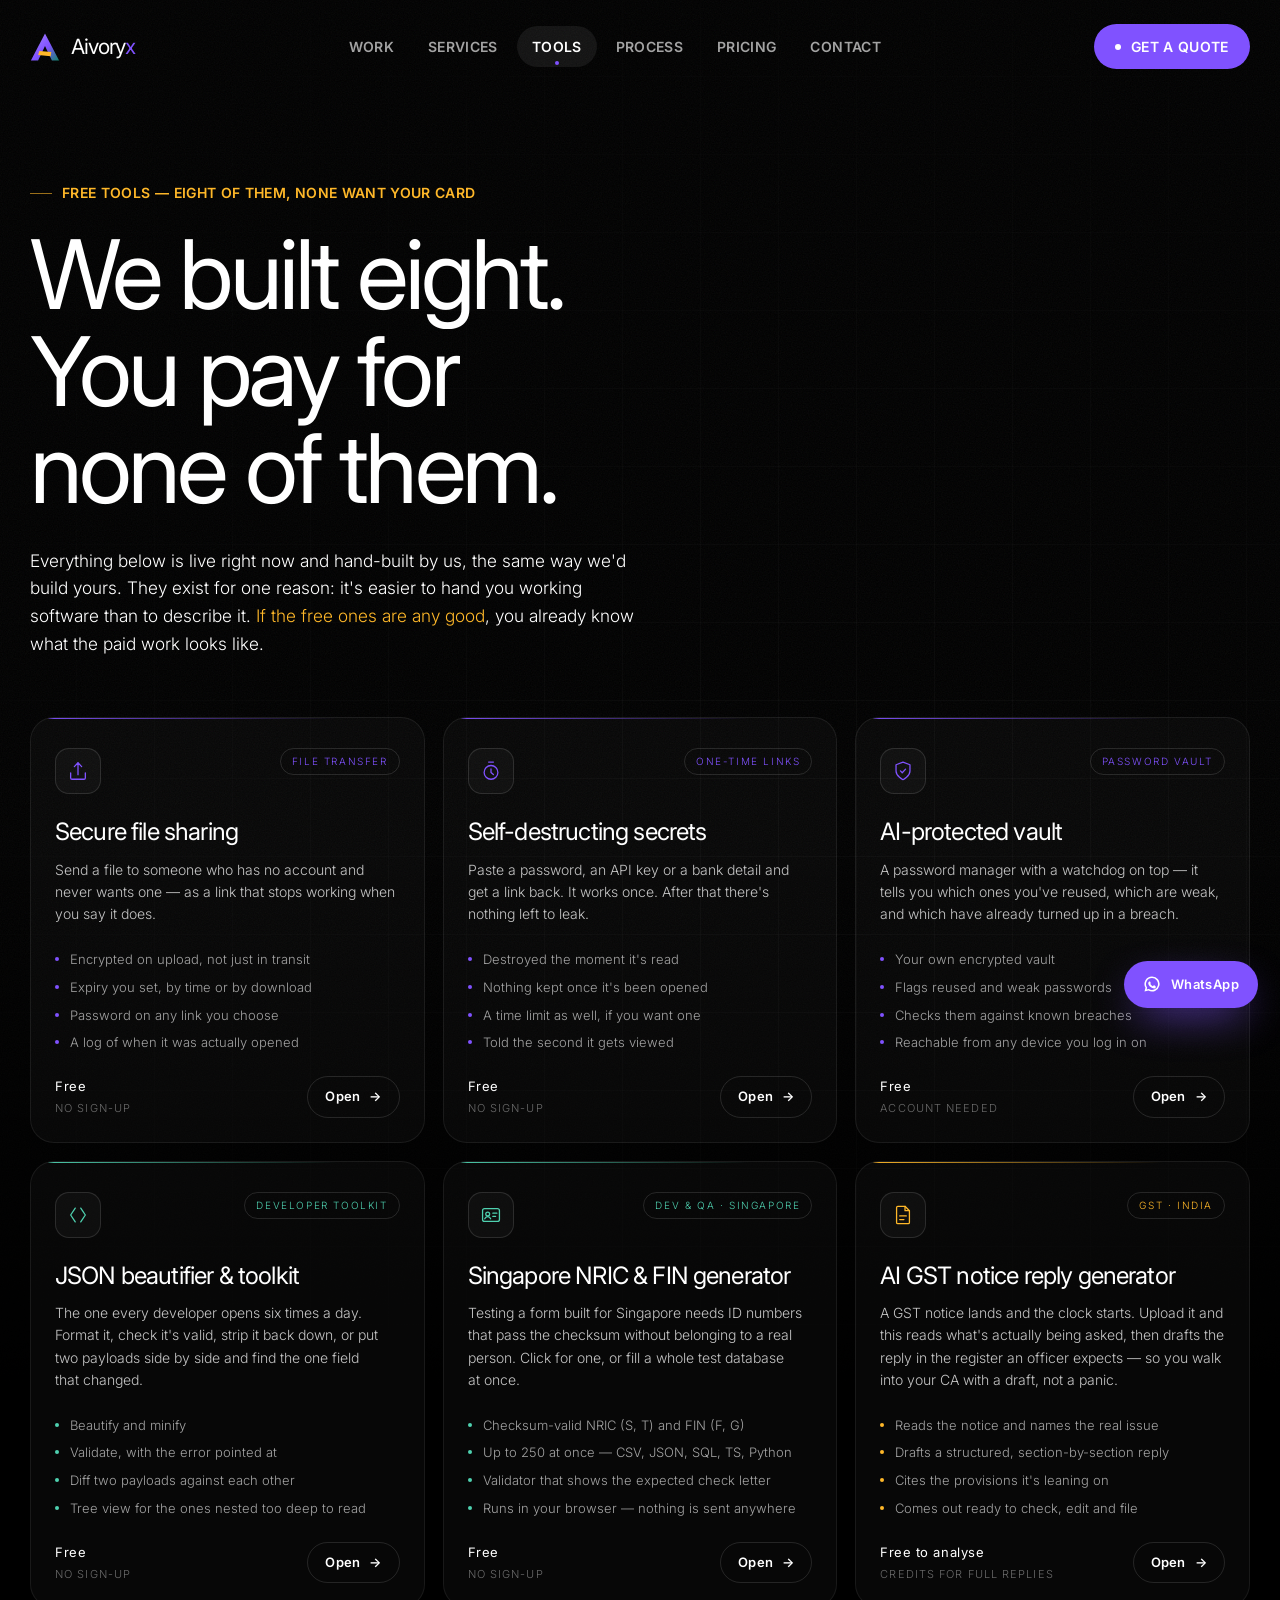
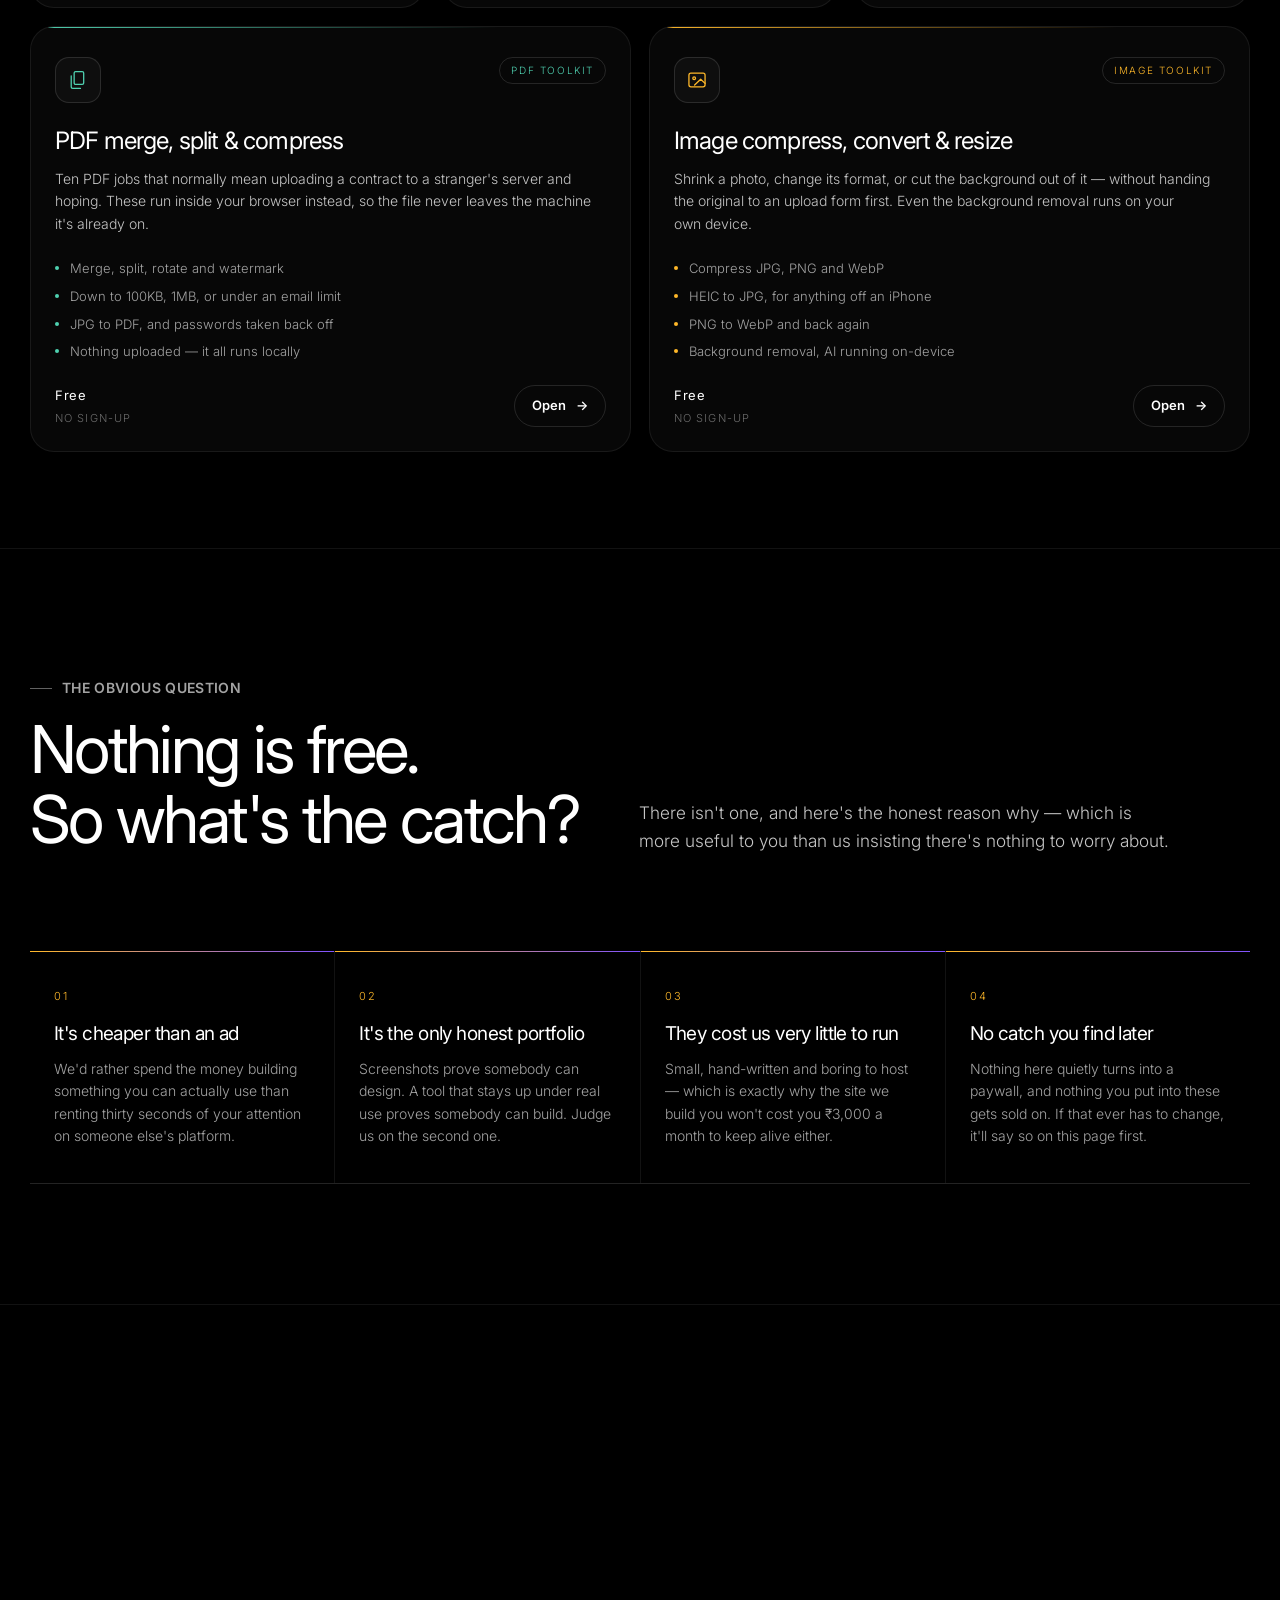
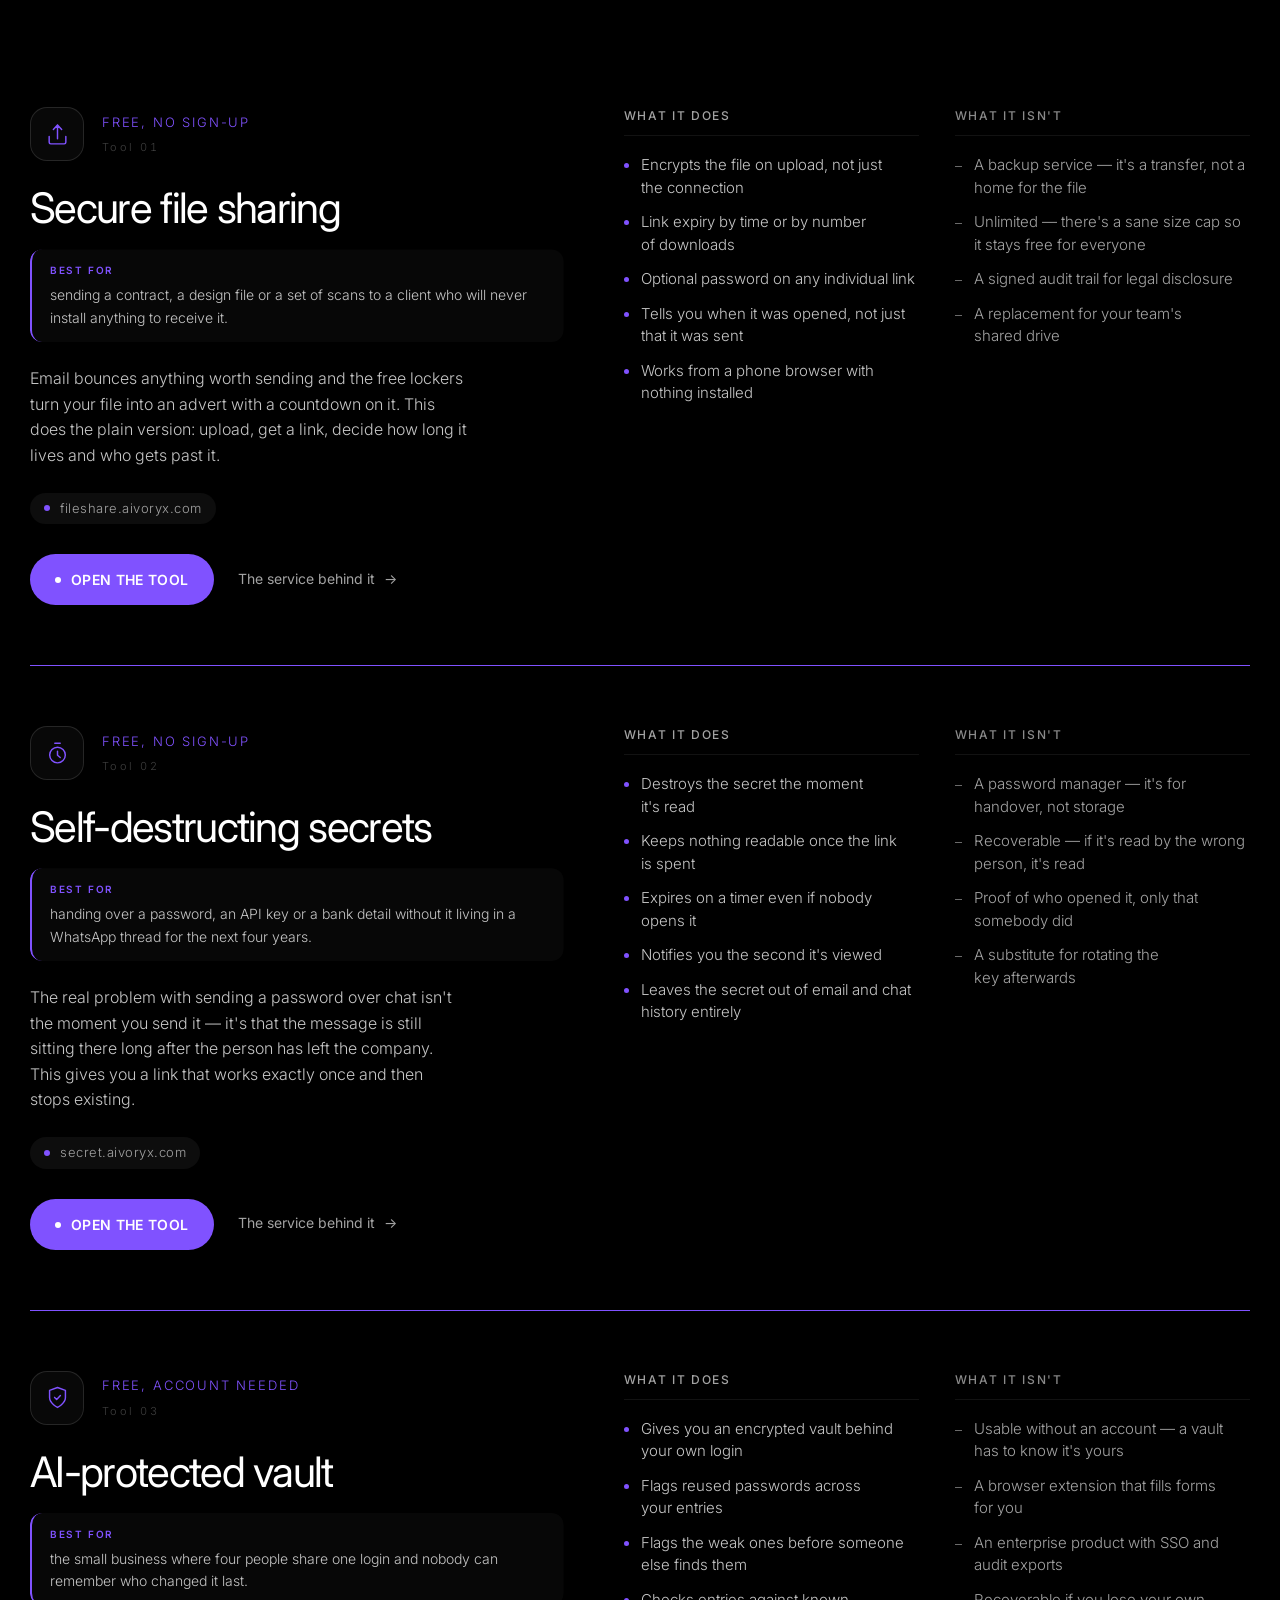
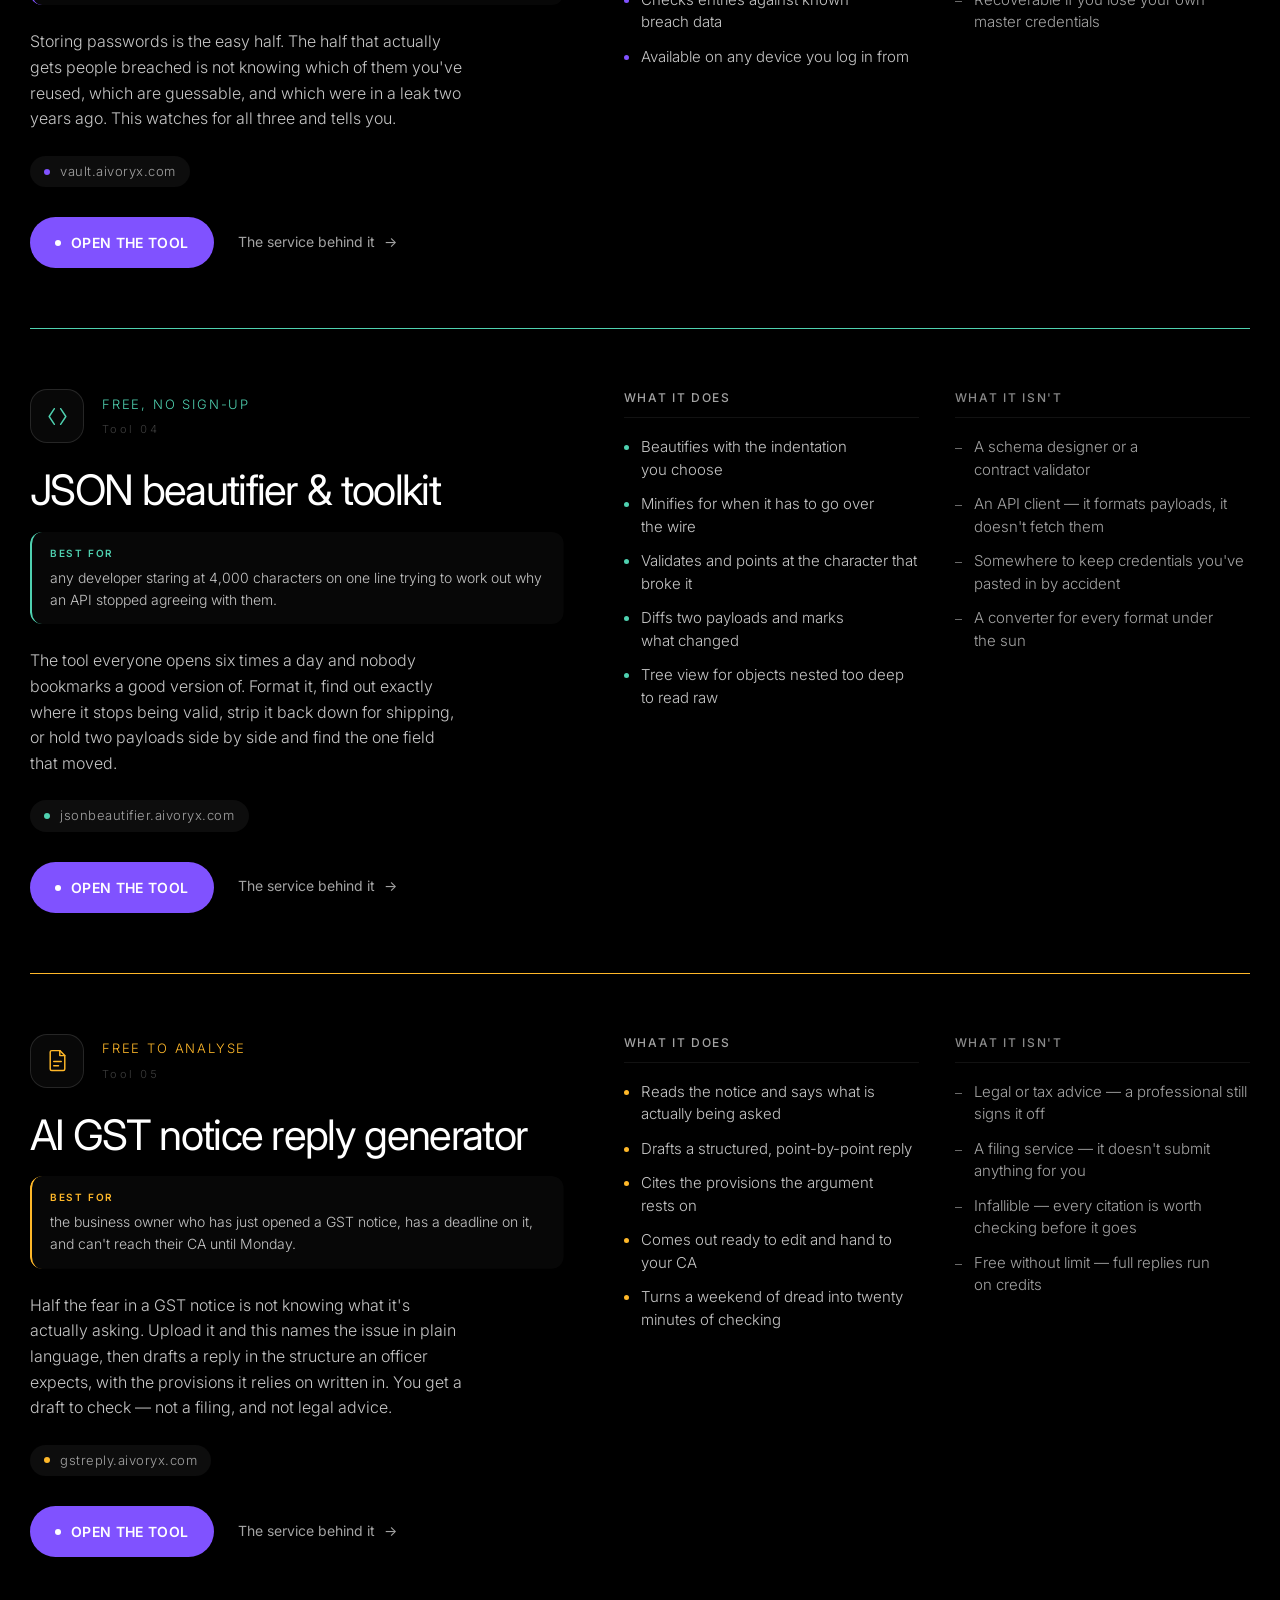
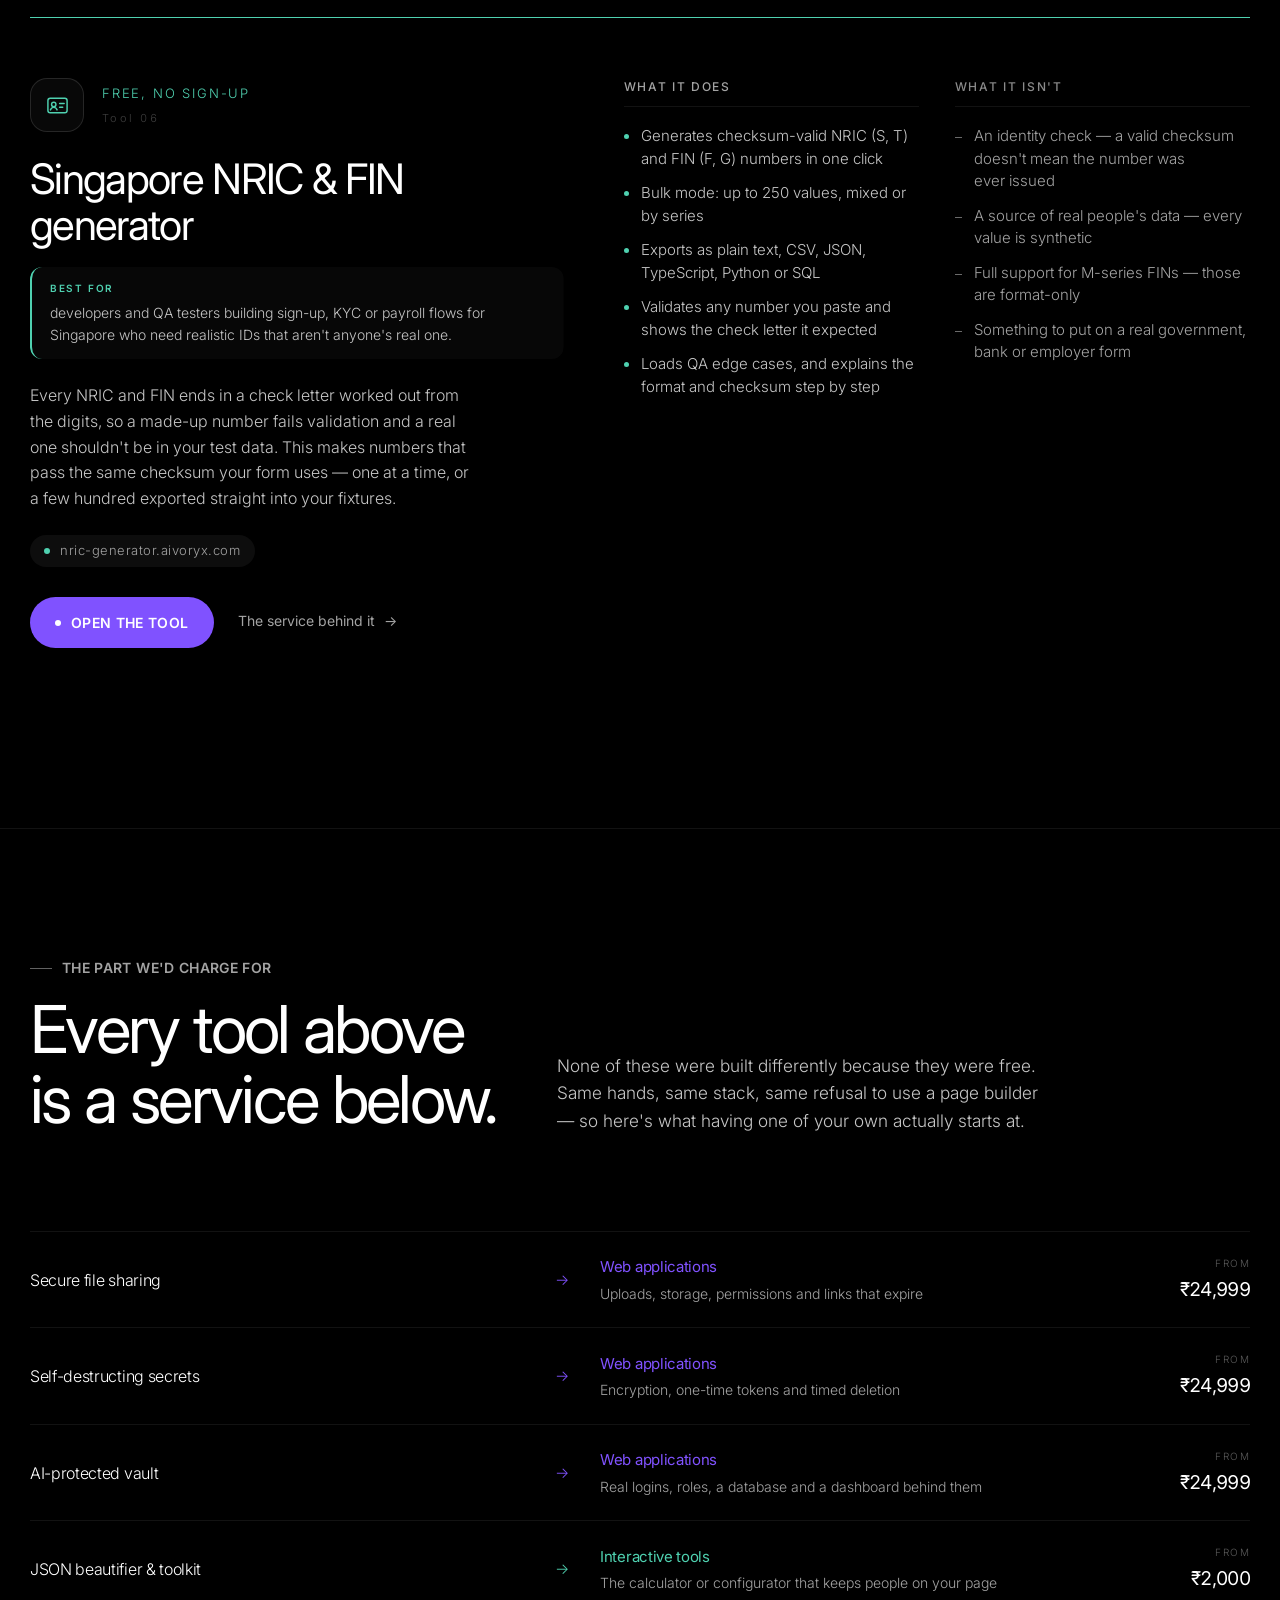
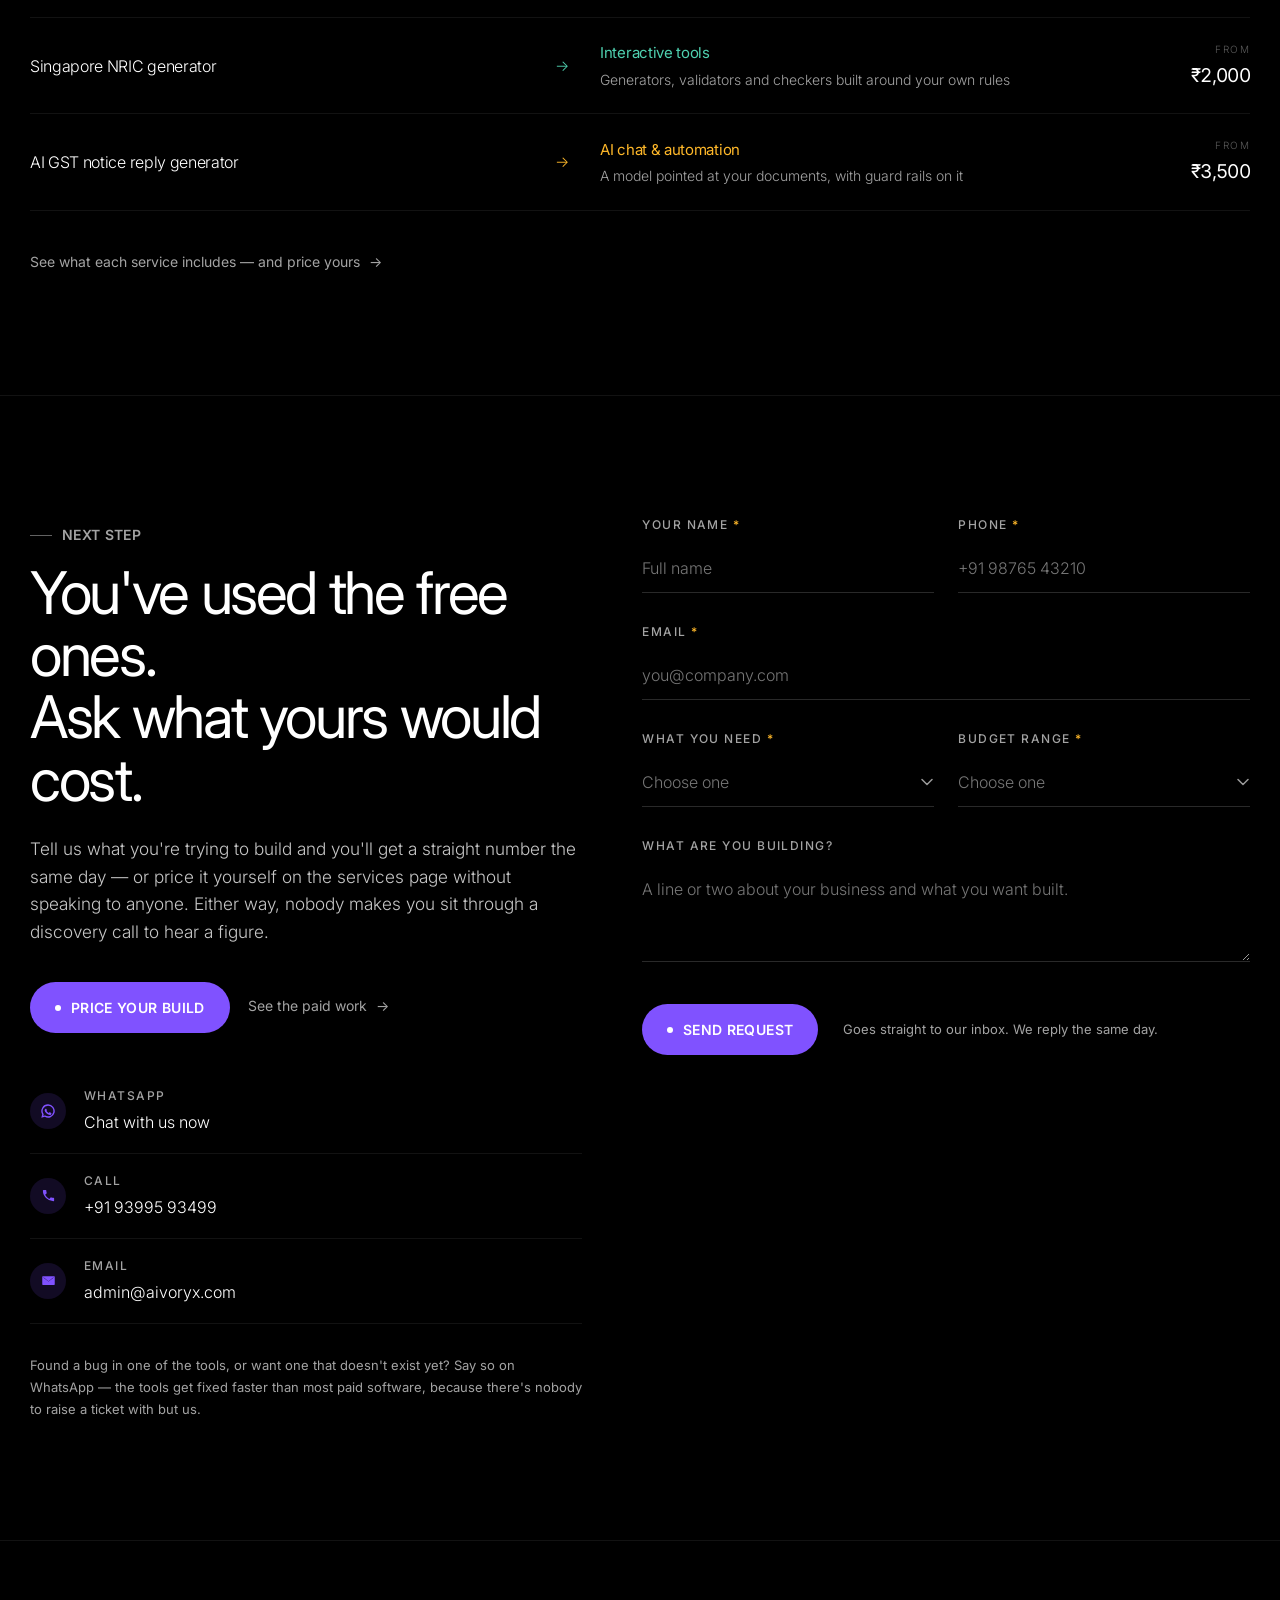
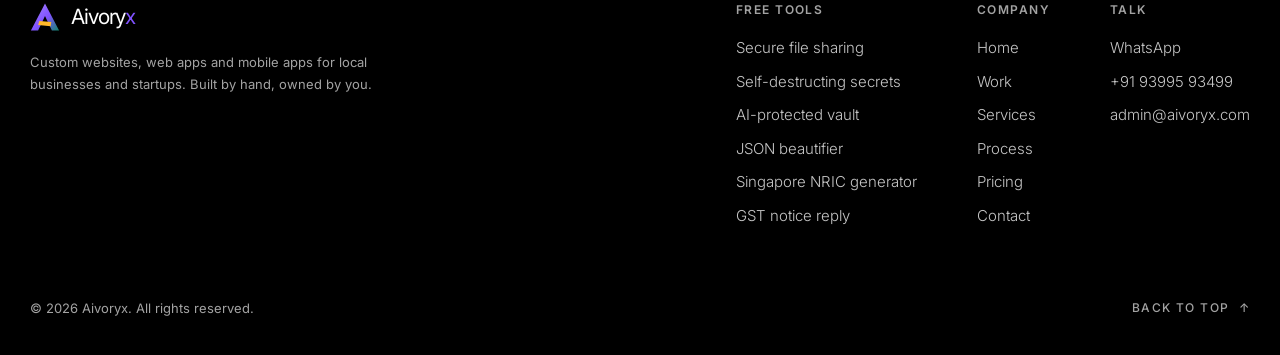
<file: tools.html>
<!DOCTYPE html>
<html lang="en">
<head>
<meta charset="UTF-8">
<meta name="viewport" content="width=device-width, initial-scale=1.0, viewport-fit=cover">
<meta name="theme-color" content="#000000">

<title>Free Tools &mdash; Aivoryx | Eight working tools, no sign-up, no card</title>
<meta name="description" content="Secure file sharing, self-destructing secrets, an AI-protected password vault, a JSON toolkit, an AI GST notice reply generator, a Singapore NRIC and FIN test-number generator, and browser-local PDF and image toolkits. Built and run by Aivoryx, free to use right now.">
<link rel="canonical" href="https://aivoryx.com/tools.html">

<meta property="og:type" content="website">
<meta property="og:url" content="https://aivoryx.com/tools.html">
<meta property="og:site_name" content="Aivoryx">
<meta property="og:title" content="Free Tools &mdash; Aivoryx | We built eight. You pay for none of them.">
<meta property="og:description" content="File sharing, one-time secret links, a password vault, a JSON toolkit, an AI GST reply generator, a Singapore NRIC generator and PDF plus image toolkits that never upload a file. Live, hand-built and free.">
<meta property="og:image" content="https://aivoryx.com/assets/img/og-cover.png">
<meta name="twitter:card" content="summary_large_image">

<link rel="icon" href="assets/img/favicon.svg" type="image/svg+xml">
<link rel="apple-touch-icon" href="assets/img/apple-touch-icon.png">
<link rel="manifest" href="site.webmanifest">

<link rel="preconnect" href="https://fonts.googleapis.com">
<link rel="preconnect" href="https://fonts.gstatic.com" crossorigin>
<link href="https://fonts.googleapis.com/css2?family=Inter:wght@200;300;400;500;600;700&display=swap" rel="stylesheet">

<link rel="stylesheet" href="assets/css/tokens.css?v=20261109">
<link rel="stylesheet" href="assets/css/base.css?v=20261109">
<link rel="stylesheet" href="assets/css/components.css?v=20261109">
<link rel="stylesheet" href="assets/css/sections.css?v=20261109">
<link rel="stylesheet" href="assets/css/tools.css?v=20261109">
<link rel="stylesheet" href="assets/css/responsive.css?v=20261109">
<link rel="stylesheet" href="assets/css/motion.css?v=20261109">

<script type="application/ld+json">
{
  "@context":"https://schema.org",
  "@type":"ItemList",
  "name":"Free tools by Aivoryx",
  "url":"https://aivoryx.com/tools.html",
  "itemListElement":[
    {"@type":"ListItem","position":1,"item":{
      "@type":"WebApplication","name":"Aivoryx Secure File Sharing",
      "url":"https://fileshare.aivoryx.com/","applicationCategory":"UtilitiesApplication","operatingSystem":"Web",
      "description":"Send a file as a link that expires when you say so, with a password on it if you want one.",
      "offers":{"@type":"Offer","price":"0","priceCurrency":"INR"}}},
    {"@type":"ListItem","position":2,"item":{
      "@type":"WebApplication","name":"Aivoryx Self-Destructing Secrets",
      "url":"https://secret.aivoryx.com/","applicationCategory":"SecurityApplication","operatingSystem":"Web",
      "description":"Share a password or key as a one-time link that destroys itself the moment it is read.",
      "offers":{"@type":"Offer","price":"0","priceCurrency":"INR"}}},
    {"@type":"ListItem","position":3,"item":{
      "@type":"WebApplication","name":"Aivoryx AI-Protected Vault",
      "url":"https://vault.aivoryx.com/","applicationCategory":"SecurityApplication","operatingSystem":"Web",
      "description":"A password vault that watches for the reused, the weak and the already-leaked.",
      "offers":{"@type":"Offer","price":"0","priceCurrency":"INR"}}},
    {"@type":"ListItem","position":4,"item":{
      "@type":"WebApplication","name":"Aivoryx JSON Beautifier & Toolkit",
      "url":"https://jsonbeautifier.aivoryx.com/","applicationCategory":"DeveloperApplication","operatingSystem":"Web",
      "description":"Format, validate, minify and compare JSON, with a tree view for payloads too deep to read.",
      "offers":{"@type":"Offer","price":"0","priceCurrency":"INR"}}},
    {"@type":"ListItem","position":5,"item":{
      "@type":"WebApplication","name":"AI GST Notice Reply Generator",
      "url":"https://gstreply.aivoryx.com/","applicationCategory":"BusinessApplication","operatingSystem":"Web",
      "description":"Reads a GST notice, names what is actually being asked, and drafts a structured reply with the sections it relies on.",
      "offers":{"@type":"Offer","price":"0","priceCurrency":"INR"}}},
    {"@type":"ListItem","position":6,"item":{
      "@type":"WebApplication","name":"Aivoryx PDF Tools",
      "url":"https://pdf-tools.aivoryx.com/","applicationCategory":"UtilitiesApplication","operatingSystem":"Web",
      "description":"Merge, split, rotate, watermark, unlock and compress PDFs to a target size, entirely in the browser with no upload.",
      "offers":{"@type":"Offer","price":"0","priceCurrency":"INR"}}},
    {"@type":"ListItem","position":7,"item":{
      "@type":"WebApplication","name":"Aivoryx Image Tools",
      "url":"https://image-tools.aivoryx.com/","applicationCategory":"UtilitiesApplication","operatingSystem":"Web",
      "description":"Compress, resize and convert images between JPG, PNG, WebP and HEIC, with on-device AI background removal and no upload.",
      "offers":{"@type":"Offer","price":"0","priceCurrency":"INR"}}},
    {"@type":"ListItem","position":8,"item":{
      "@type":"WebApplication","name":"Aivoryx Singapore NRIC Generator",
      "url":"https://nric-generator.aivoryx.com/","applicationCategory":"DeveloperApplication","operatingSystem":"Web",
      "description":"Generate and validate checksum-valid Singapore NRIC and FIN test numbers, singly or in bulk, entirely in the browser.",
      "offers":{"@type":"Offer","price":"0","priceCurrency":"INR"}}}
  ]
}
</script>
</head>
<body>

<a class="skip" href="#top">Skip to content</a>
<div class="progress" id="progress" aria-hidden="true"></div>

<!-- ============================ NAV ============================ -->
<header class="nav" id="nav">
  <div class="wrap nav__inner">
    <a href="index.html" class="brand" aria-label="Aivoryx home">
      <svg class="brand__mark" viewBox="0 0 100 100" fill="none" aria-hidden="true">
        <defs>
          <linearGradient id="axg" x1="6" y1="4" x2="94" y2="96" gradientUnits="userSpaceOnUse">
            <stop stop-color="#a684ff"/><stop offset=".55" stop-color="#8052ff"/><stop offset="1" stop-color="#15846e"/>
          </linearGradient>
        </defs>
        <path class="brand__body" d="M50 5 L97 95 L73 95 L50 47 L27 95 L3 95 Z" fill="url(#axg)"/>
        <path class="brand__shard" d="M31 63 L71 67 L69 81 L27 77 Z" fill="#ffb829"/>
      </svg>
      <span class="brand__word">Aivory<b>x</b></span>
    </a>

    <nav class="nav__links" id="navLinks" aria-label="Primary">
      <span class="nav__pill" id="navPill" aria-hidden="true"></span>
      <a class="nav__link" href="work.html">Work</a>
      <a class="nav__link" href="services.html">Services</a>
      <a class="nav__link is-active" href="tools.html" aria-current="page">Tools</a>
      <a class="nav__link" href="process.html">Process</a>
      <a class="nav__link" href="pricing.html">Pricing</a>
      <a class="nav__link" href="contact.html">Contact</a>
    </nav>

    <div class="nav__right">
      <a class="btn nav__cta" href="#talk" data-scroll data-magnetic><span class="btn__dot"></span><span>Get a quote</span></a>
      <button class="burger" id="burger" aria-label="Open menu" aria-expanded="false" aria-controls="navLinks">
        <span></span><span></span><span></span>
      </button>
    </div>
  </div>
</header>

<main id="top">

<!-- ============================ PAGE HERO ============================
     The claim is that the tools are real, so the tools go first —
     no sales paragraph standing between the reader and the product.
     ============================================================ -->
<section class="phero phero--tools" id="pheroSec" data-recede>

  <!-- the homepage's atmosphere, so every page reads as one site -->
  <div class="hero__atmos" aria-hidden="true">
    <span class="hero__mesh"></span>
    <span class="hero__grain"></span>
  </div>

  <div class="wrap">
    <div data-hero-copy>
      <!-- The intro steps back as the rack scrolls up over it -->
      <div class="phero__intro">
        <p class="eyebrow fade" style="--d:.05s">Free tools &mdash; eight of them, none want your card</p>

        <h1 class="display">
          <span class="line"><span style="--d:.18s">We built eight.</span></span>
          <span class="line"><span style="--d:.30s">You pay for</span></span>
          <span class="line"><span style="--d:.42s"><em class="grad">none of them.</em></span></span>
        </h1>

        <p class="lede fade" style="--d:.58s">
          Everything below is live right now and hand-built by us, the same way we'd build
          yours. They exist for one reason: it's easier to hand you working software than
          to describe it. <span class="amber">If the free ones are any good</span>, you
          already know what the paid work looks like.
        </p>
      </div>

      <!-- Eight tiles. Colour is inherited per tool from the service it
           demonstrates — violet web app, verdant interactive tool, amber AI.
           Tiles on the first screen land on load; the rest land as they're
           scrolled to (land() in motion.js), then fill in from glyph to footer. -->
      <div class="rack" data-land>
        <a class="tool" href="https://fileshare.aivoryx.com/" target="_blank" rel="noopener" style="--c:#8052ff;--d:.74s">
          <div class="tool__top">
            <span class="tool__glyph" aria-hidden="true">
              <svg width="22" height="22" viewBox="0 0 24 24" fill="none" stroke="currentColor" stroke-width="1.4" stroke-linecap="round" stroke-linejoin="round">
                <path d="M12 16V3M12 3L8 7.2M12 3l4 4.2"/><path d="M4 14v5.5A1.5 1.5 0 005.5 21h13a1.5 1.5 0 001.5-1.5V14"/>
              </svg>
            </span>
            <span class="tool__tag">File transfer</span>
          </div>
          <h2 class="tool__t">Secure file sharing</h2>
          <p class="tool__d">
            Send a file to someone who has no account and never wants one &mdash; as a
            link that stops working when you say it does.
          </p>
          <ul class="tool__feats">
            <li>Encrypted on upload, not just in transit</li>
            <li>Expiry you set, by time or by download</li>
            <li>Password on any link you choose</li>
            <li>A log of when it was actually opened</li>
          </ul>
          <div class="tool__foot">
            <span class="tool__cost"><b>Free</b>No sign-up</span>
            <span class="tool__go">Open <i>&rarr;</i></span>
          </div>
        </a>

        <a class="tool" href="https://secret.aivoryx.com/" target="_blank" rel="noopener" style="--c:#8052ff;--d:.82s">
          <div class="tool__top">
            <span class="tool__glyph" aria-hidden="true">
              <svg width="22" height="22" viewBox="0 0 24 24" fill="none" stroke="currentColor" stroke-width="1.4" stroke-linecap="round" stroke-linejoin="round">
                <circle cx="12" cy="13.5" r="7.5"/><path d="M12 9.8v3.9l2.6 2.2M9.4 2.2h5.2"/>
              </svg>
            </span>
            <span class="tool__tag">One-time links</span>
          </div>
          <h2 class="tool__t">Self-destructing secrets</h2>
          <p class="tool__d">
            Paste a password, an API key or a bank detail and get a link back. It works
            once. After that there's nothing left to leak.
          </p>
          <ul class="tool__feats">
            <li>Destroyed the moment it's read</li>
            <li>Nothing kept once it's been opened</li>
            <li>A time limit as well, if you want one</li>
            <li>Told the second it gets viewed</li>
          </ul>
          <div class="tool__foot">
            <span class="tool__cost"><b>Free</b>No sign-up</span>
            <span class="tool__go">Open <i>&rarr;</i></span>
          </div>
        </a>

        <a class="tool" href="https://vault.aivoryx.com/" target="_blank" rel="noopener" style="--c:#8052ff;--d:.90s">
          <div class="tool__top">
            <span class="tool__glyph" aria-hidden="true">
              <svg width="22" height="22" viewBox="0 0 24 24" fill="none" stroke="currentColor" stroke-width="1.4" stroke-linecap="round" stroke-linejoin="round">
                <path d="M12 21.5s7.6-3.8 7.6-9.5V5.2L12 2.4 4.4 5.2v6.8c0 5.7 7.6 9.5 7.6 9.5z"/><path d="M9.2 11.9l2 2 3.6-3.9"/>
              </svg>
            </span>
            <span class="tool__tag">Password vault</span>
          </div>
          <h2 class="tool__t">AI-protected vault</h2>
          <p class="tool__d">
            A password manager with a watchdog on top &mdash; it tells you which ones you've
            reused, which are weak, and which have already turned up in a breach.
          </p>
          <ul class="tool__feats">
            <li>Your own encrypted vault</li>
            <li>Flags reused and weak passwords</li>
            <li>Checks them against known breaches</li>
            <li>Reachable from any device you log in on</li>
          </ul>
          <div class="tool__foot">
            <span class="tool__cost"><b>Free</b>Account needed</span>
            <span class="tool__go">Open <i>&rarr;</i></span>
          </div>
        </a>

        <a class="tool" href="https://jsonbeautifier.aivoryx.com/" target="_blank" rel="noopener" style="--c:#4fd1b0;--d:.98s">
          <div class="tool__top">
            <span class="tool__glyph" aria-hidden="true">
              <svg width="22" height="22" viewBox="0 0 24 24" fill="none" stroke="currentColor" stroke-width="1.4" stroke-linecap="round" stroke-linejoin="round">
                <path d="M9 4.5L4 12l5 7.5M15 4.5l5 7.5-5 7.5"/>
              </svg>
            </span>
            <span class="tool__tag">Developer toolkit</span>
          </div>
          <h2 class="tool__t">JSON beautifier &amp; toolkit</h2>
          <p class="tool__d">
            The one every developer opens six times a day. Format it, check it's valid,
            strip it back down, or put two payloads side by side and find the one field
            that changed.
          </p>
          <ul class="tool__feats">
            <li>Beautify and minify</li>
            <li>Validate, with the error pointed at</li>
            <li>Diff two payloads against each other</li>
            <li>Tree view for the ones nested too deep to read</li>
          </ul>
          <div class="tool__foot">
            <span class="tool__cost"><b>Free</b>No sign-up</span>
            <span class="tool__go">Open <i>&rarr;</i></span>
          </div>
        </a>

        <a class="tool" href="https://nric-generator.aivoryx.com/" target="_blank" rel="noopener" style="--c:#4fd1b0;--d:1.02s">
          <div class="tool__top">
            <span class="tool__glyph" aria-hidden="true">
              <svg width="22" height="22" viewBox="0 0 24 24" fill="none" stroke="currentColor" stroke-width="1.4" stroke-linecap="round" stroke-linejoin="round">
              <rect x="2.8" y="5" width="18.4" height="14" rx="2.2"/><circle cx="8.4" cy="11" r="2.1"/><path d="M5.2 16.2c.6-1.6 1.8-2.4 3.2-2.4s2.6.8 3.2 2.4M14 10h4.4M14 13.6h3"/>
            </svg>
            </span>
            <span class="tool__tag">Dev &amp; QA &middot; Singapore</span>
          </div>
          <h2 class="tool__t">Singapore NRIC &amp; FIN generator</h2>
          <p class="tool__d">
            Testing a form built for Singapore needs ID numbers that pass the checksum
            without belonging to a real person. Click for one, or fill a whole test
            database at once.
          </p>
          <ul class="tool__feats">
            <li>Checksum-valid NRIC (S, T) and FIN (F, G)</li>
            <li>Up to 250 at once &mdash; CSV, JSON, SQL, TS, Python</li>
            <li>Validator that shows the expected check letter</li>
            <li>Runs in your browser &mdash; nothing is sent anywhere</li>
          </ul>
          <div class="tool__foot">
            <span class="tool__cost"><b>Free</b>No sign-up</span>
            <span class="tool__go">Open <i>&rarr;</i></span>
          </div>
        </a>

        <a class="tool" href="https://gstreply.aivoryx.com/" target="_blank" rel="noopener" style="--c:#ffb829;--d:1.06s">
          <div class="tool__top">
            <span class="tool__glyph" aria-hidden="true">
              <svg width="22" height="22" viewBox="0 0 24 24" fill="none" stroke="currentColor" stroke-width="1.4" stroke-linecap="round" stroke-linejoin="round">
                <path d="M14.2 2.5H6.4A1.4 1.4 0 005 3.9v16.2a1.4 1.4 0 001.4 1.4h11.2a1.4 1.4 0 001.4-1.4V7.3z"/>
                <path d="M14.2 2.5v4.8H19M8.4 13h7.2M8.4 17h4.6"/>
              </svg>
            </span>
            <span class="tool__tag">GST &middot; India</span>
          </div>
          <h2 class="tool__t">AI GST notice reply generator</h2>
          <p class="tool__d">
            A GST notice lands and the clock starts. Upload it and this reads what's
            actually being asked, then drafts the reply in the register an officer
            expects &mdash; so you walk into your CA with a draft, not a panic.
          </p>
          <ul class="tool__feats">
            <li>Reads the notice and names the real issue</li>
            <li>Drafts a structured, section-by-section reply</li>
            <li>Cites the provisions it's leaning on</li>
            <li>Comes out ready to check, edit and file</li>
          </ul>
          <div class="tool__foot">
            <span class="tool__cost"><b>Free to analyse</b>Credits for full replies</span>
            <span class="tool__go">Open <i>&rarr;</i></span>
          </div>
        </a>

        <a class="tool tool--wide" href="https://pdf-tools.aivoryx.com/" target="_blank" rel="noopener" style="--c:#4fd1b0;--d:1.14s">
          <div class="tool__top">
            <span class="tool__glyph" aria-hidden="true">
              <svg width="22" height="22" viewBox="0 0 24 24" fill="none" stroke="currentColor" stroke-width="1.4" stroke-linecap="round" stroke-linejoin="round">
                <path d="M16.6 2.8H9.4A1.6 1.6 0 007.8 4.4v10.8a1.6 1.6 0 001.6 1.6h7.2a1.6 1.6 0 001.6-1.6V4.4a1.6 1.6 0 00-1.6-1.6z"/>
                <path d="M4.6 7.4v12.2a1.6 1.6 0 001.6 1.6h8.5"/>
              </svg>
            </span>
            <span class="tool__tag">PDF toolkit</span>
          </div>
          <h2 class="tool__t">PDF merge, split &amp; compress</h2>
          <p class="tool__d">
            Ten PDF jobs that normally mean uploading a contract to a stranger's server
            and hoping. These run inside your browser instead, so the file never leaves
            the machine it's already on.
          </p>
          <ul class="tool__feats">
            <li>Merge, split, rotate and watermark</li>
            <li>Down to 100KB, 1MB, or under an email limit</li>
            <li>JPG to PDF, and passwords taken back off</li>
            <li>Nothing uploaded &mdash; it all runs locally</li>
          </ul>
          <div class="tool__foot">
            <span class="tool__cost"><b>Free</b>No sign-up</span>
            <span class="tool__go">Open <i>&rarr;</i></span>
          </div>
        </a>

        <a class="tool tool--wide" href="https://image-tools.aivoryx.com/" target="_blank" rel="noopener" style="--c:#ffb829;--d:1.22s">
          <div class="tool__top">
            <span class="tool__glyph" aria-hidden="true">
              <svg width="22" height="22" viewBox="0 0 24 24" fill="none" stroke="currentColor" stroke-width="1.4" stroke-linecap="round" stroke-linejoin="round">
                <rect x="3.2" y="4.6" width="17.6" height="14.8" rx="2.2"/>
                <circle cx="8.9" cy="10.1" r="1.5"/>
                <path d="M20.8 15.7l-4.8-4.6-6.6 6.4"/>
              </svg>
            </span>
            <span class="tool__tag">Image toolkit</span>
          </div>
          <h2 class="tool__t">Image compress, convert &amp; resize</h2>
          <p class="tool__d">
            Shrink a photo, change its format, or cut the background out of it &mdash;
            without handing the original to an upload form first. Even the background
            removal runs on your own device.
          </p>
          <ul class="tool__feats">
            <li>Compress JPG, PNG and WebP</li>
            <li>HEIC to JPG, for anything off an iPhone</li>
            <li>PNG to WebP and back again</li>
            <li>Background removal, AI running on-device</li>
          </ul>
          <div class="tool__foot">
            <span class="tool__cost"><b>Free</b>No sign-up</span>
            <span class="tool__go">Open <i>&rarr;</i></span>
          </div>
        </a>
      </div>
    </div>
  </div>
</section>

<!-- ============================ WHY FREE ============================
     The rest of the site refuses to hide numbers, so it can't hide a
     motive either. Say it before anyone has to wonder.
     ============================================================ -->
<section class="pledge" data-sect="split">
  <div class="wrap">
    <div class="secHead rv">
      <div>
        <p class="eyebrow eyebrow--muted">The obvious question</p>
        <h2 class="h-lg secHead__title">
          <span class="line"><span style="--d:.05s">Nothing is free.</span></span>
          <span class="line"><span style="--d:.16s">So what's the catch?</span></span>
        </h2>
      </div>
      <p class="lede muted fade" style="--d:.3s">
        There isn't one, and here's the honest reason why &mdash; which is more useful to
        you than us insisting there's nothing to worry about.
      </p>
    </div>

    <div class="pledge__grid" data-seq>
      <div class="pledge__item">
        <span class="pledge__n">01</span>
        <h3 class="pledge__t">It's cheaper than an ad</h3>
        <p class="pledge__d">
          We'd rather spend the money building something you can actually use than
          renting thirty seconds of your attention on someone else's platform.
        </p>
      </div>
      <div class="pledge__item">
        <span class="pledge__n">02</span>
        <h3 class="pledge__t">It's the only honest portfolio</h3>
        <p class="pledge__d">
          Screenshots prove somebody can design. A tool that stays up under real use
          proves somebody can build. Judge us on the second one.
        </p>
      </div>
      <div class="pledge__item">
        <span class="pledge__n">03</span>
        <h3 class="pledge__t">They cost us very little to run</h3>
        <p class="pledge__d">
          Small, hand-written and boring to host &mdash; which is exactly why the site we
          build you won't cost you &#8377;3,000 a month to keep alive either.
        </p>
      </div>
      <div class="pledge__item">
        <span class="pledge__n">04</span>
        <h3 class="pledge__t">No catch you find later</h3>
        <p class="pledge__d">
          Nothing here quietly turns into a paywall, and nothing you put into these gets
          sold on. If that ever has to change, it'll say so on this page first.
        </p>
      </div>
    </div>
  </div>
</section>

<!-- ============================ DETAIL ============================ -->
<section class="kits" id="detail" data-sect="mask">
  <div class="wrap">
    <div class="secHead rv">
      <div>
        <p class="eyebrow eyebrow--muted">In detail</p>
        <h2 class="h-lg secHead__title">
          <span class="line"><span style="--d:.05s">What each one does.</span></span>
          <span class="line"><span style="--d:.16s">And what it doesn't.</span></span>
        </h2>
      </div>
      <p class="lede muted fade" style="--d:.3s">
        The second column is the one worth reading. Anyone will tell you what their
        software does &mdash; the limits are where you find out whether they're being
        straight with you.
      </p>
    </div>

    <!-- 01 -->
    <article class="kit rv" id="tool-fileshare" style="--c:#8052ff">
      <div>
        <div class="kit__top">
          <span class="kit__glyph" aria-hidden="true">
            <svg width="25" height="25" viewBox="0 0 24 24" fill="none" stroke="currentColor" stroke-width="1.4" stroke-linecap="round" stroke-linejoin="round">
              <path d="M12 16V3M12 3L8 7.2M12 3l4 4.2"/><path d="M4 14v5.5A1.5 1.5 0 005.5 21h13a1.5 1.5 0 001.5-1.5V14"/>
            </svg>
          </span>
          <span>
            <span class="kit__n">Free, no sign-up</span>
            <span class="kit__ix">Tool 01</span>
          </span>
        </div>
        <h3 class="kit__t">Secure file sharing</h3>
        <p class="kit__best"><b>Best for</b> sending a contract, a design file or a set of scans to a client who will never install anything to receive it.</p>
        <p class="kit__d">
          Email bounces anything worth sending and the free lockers turn your file into
          an advert with a countdown on it. This does the plain version: upload, get a
          link, decide how long it lives and who gets past it.
        </p>
        <span class="kit__url">fileshare.aivoryx.com</span>
        <div class="kit__cta">
          <a class="btn" href="https://fileshare.aivoryx.com/" target="_blank" rel="noopener" data-magnetic><span class="btn__dot"></span><span>Open the tool</span></a>
          <a class="ghost" href="services.html#svc-webapp">The service behind it <i>&rarr;</i></a>
        </div>
      </div>
      <div class="kit__lists">
        <div>
          <span class="list__k">What it does</span>
          <ul class="list">
            <li>Encrypts the file on upload, not just the connection</li>
            <li>Link expiry by time or by number of downloads</li>
            <li>Optional password on any individual link</li>
            <li>Tells you when it was opened, not just that it was sent</li>
            <li>Works from a phone browser with nothing installed</li>
          </ul>
        </div>
        <div>
          <span class="list__k list__k--no">What it isn't</span>
          <ul class="list list--no">
            <li>A backup service &mdash; it's a transfer, not a home for the file</li>
            <li>Unlimited &mdash; there's a sane size cap so it stays free for everyone</li>
            <li>A signed audit trail for legal disclosure</li>
            <li>A replacement for your team's shared drive</li>
          </ul>
        </div>
      </div>
    </article>

    <!-- 02 -->
    <article class="kit rv" id="tool-secret" style="--c:#8052ff">
      <div>
        <div class="kit__top">
          <span class="kit__glyph" aria-hidden="true">
            <svg width="25" height="25" viewBox="0 0 24 24" fill="none" stroke="currentColor" stroke-width="1.4" stroke-linecap="round" stroke-linejoin="round">
              <circle cx="12" cy="13.5" r="7.5"/><path d="M12 9.8v3.9l2.6 2.2M9.4 2.2h5.2"/>
            </svg>
          </span>
          <span>
            <span class="kit__n">Free, no sign-up</span>
            <span class="kit__ix">Tool 02</span>
          </span>
        </div>
        <h3 class="kit__t">Self-destructing secrets</h3>
        <p class="kit__best"><b>Best for</b> handing over a password, an API key or a bank detail without it living in a WhatsApp thread for the next four years.</p>
        <p class="kit__d">
          The real problem with sending a password over chat isn't the moment you send
          it &mdash; it's that the message is still sitting there long after the person has
          left the company. This gives you a link that works exactly once and then
          stops existing.
        </p>
        <span class="kit__url">secret.aivoryx.com</span>
        <div class="kit__cta">
          <a class="btn" href="https://secret.aivoryx.com/" target="_blank" rel="noopener" data-magnetic><span class="btn__dot"></span><span>Open the tool</span></a>
          <a class="ghost" href="services.html#svc-webapp">The service behind it <i>&rarr;</i></a>
        </div>
      </div>
      <div class="kit__lists">
        <div>
          <span class="list__k">What it does</span>
          <ul class="list">
            <li>Destroys the secret the moment it's read</li>
            <li>Keeps nothing readable once the link is spent</li>
            <li>Expires on a timer even if nobody opens it</li>
            <li>Notifies you the second it's viewed</li>
            <li>Leaves the secret out of email and chat history entirely</li>
          </ul>
        </div>
        <div>
          <span class="list__k list__k--no">What it isn't</span>
          <ul class="list list--no">
            <li>A password manager &mdash; it's for handover, not storage</li>
            <li>Recoverable &mdash; if it's read by the wrong person, it's read</li>
            <li>Proof of who opened it, only that somebody did</li>
            <li>A substitute for rotating the key afterwards</li>
          </ul>
        </div>
      </div>
    </article>

    <!-- 03 -->
    <article class="kit rv" id="tool-vault" style="--c:#8052ff">
      <div>
        <div class="kit__top">
          <span class="kit__glyph" aria-hidden="true">
            <svg width="25" height="25" viewBox="0 0 24 24" fill="none" stroke="currentColor" stroke-width="1.4" stroke-linecap="round" stroke-linejoin="round">
              <path d="M12 21.5s7.6-3.8 7.6-9.5V5.2L12 2.4 4.4 5.2v6.8c0 5.7 7.6 9.5 7.6 9.5z"/><path d="M9.2 11.9l2 2 3.6-3.9"/>
            </svg>
          </span>
          <span>
            <span class="kit__n">Free, account needed</span>
            <span class="kit__ix">Tool 03</span>
          </span>
        </div>
        <h3 class="kit__t">AI-protected vault</h3>
        <p class="kit__best"><b>Best for</b> the small business where four people share one login and nobody can remember who changed it last.</p>
        <p class="kit__d">
          Storing passwords is the easy half. The half that actually gets people breached
          is not knowing which of them you've reused, which are guessable, and which
          were in a leak two years ago. This watches for all three and tells you.
        </p>
        <span class="kit__url">vault.aivoryx.com</span>
        <div class="kit__cta">
          <a class="btn" href="https://vault.aivoryx.com/" target="_blank" rel="noopener" data-magnetic><span class="btn__dot"></span><span>Open the tool</span></a>
          <a class="ghost" href="services.html#svc-webapp">The service behind it <i>&rarr;</i></a>
        </div>
      </div>
      <div class="kit__lists">
        <div>
          <span class="list__k">What it does</span>
          <ul class="list">
            <li>Gives you an encrypted vault behind your own login</li>
            <li>Flags reused passwords across your entries</li>
            <li>Flags the weak ones before someone else finds them</li>
            <li>Checks entries against known breach data</li>
            <li>Available on any device you log in from</li>
          </ul>
        </div>
        <div>
          <span class="list__k list__k--no">What it isn't</span>
          <ul class="list list--no">
            <li>Usable without an account &mdash; a vault has to know it's yours</li>
            <li>A browser extension that fills forms for you</li>
            <li>An enterprise product with SSO and audit exports</li>
            <li>Recoverable if you lose your own master credentials</li>
          </ul>
        </div>
      </div>
    </article>

    <!-- 04 -->
    <article class="kit rv" id="tool-json" style="--c:#4fd1b0">
      <div>
        <div class="kit__top">
          <span class="kit__glyph" aria-hidden="true">
            <svg width="25" height="25" viewBox="0 0 24 24" fill="none" stroke="currentColor" stroke-width="1.4" stroke-linecap="round" stroke-linejoin="round">
              <path d="M9 4.5L4 12l5 7.5M15 4.5l5 7.5-5 7.5"/>
            </svg>
          </span>
          <span>
            <span class="kit__n">Free, no sign-up</span>
            <span class="kit__ix">Tool 04</span>
          </span>
        </div>
        <h3 class="kit__t">JSON beautifier &amp; toolkit</h3>
        <p class="kit__best"><b>Best for</b> any developer staring at 4,000 characters on one line trying to work out why an API stopped agreeing with them.</p>
        <p class="kit__d">
          The tool everyone opens six times a day and nobody bookmarks a good version of.
          Format it, find out exactly where it stops being valid, strip it back down for
          shipping, or hold two payloads side by side and find the one field that moved.
        </p>
        <span class="kit__url">jsonbeautifier.aivoryx.com</span>
        <div class="kit__cta">
          <a class="btn" href="https://jsonbeautifier.aivoryx.com/" target="_blank" rel="noopener" data-magnetic><span class="btn__dot"></span><span>Open the tool</span></a>
          <a class="ghost" href="services.html#svc-tool">The service behind it <i>&rarr;</i></a>
        </div>
      </div>
      <div class="kit__lists">
        <div>
          <span class="list__k">What it does</span>
          <ul class="list">
            <li>Beautifies with the indentation you choose</li>
            <li>Minifies for when it has to go over the wire</li>
            <li>Validates and points at the character that broke it</li>
            <li>Diffs two payloads and marks what changed</li>
            <li>Tree view for objects nested too deep to read raw</li>
          </ul>
        </div>
        <div>
          <span class="list__k list__k--no">What it isn't</span>
          <ul class="list list--no">
            <li>A schema designer or a contract validator</li>
            <li>An API client &mdash; it formats payloads, it doesn't fetch them</li>
            <li>Somewhere to keep credentials you've pasted in by accident</li>
            <li>A converter for every format under the sun</li>
          </ul>
        </div>
      </div>
    </article>

    <!-- 05 -->
    <article class="kit rv" id="tool-gst" style="--c:#ffb829">
      <div>
        <div class="kit__top">
          <span class="kit__glyph" aria-hidden="true">
            <svg width="25" height="25" viewBox="0 0 24 24" fill="none" stroke="currentColor" stroke-width="1.4" stroke-linecap="round" stroke-linejoin="round">
              <path d="M14.2 2.5H6.4A1.4 1.4 0 005 3.9v16.2a1.4 1.4 0 001.4 1.4h11.2a1.4 1.4 0 001.4-1.4V7.3z"/>
              <path d="M14.2 2.5v4.8H19M8.4 13h7.2M8.4 17h4.6"/>
            </svg>
          </span>
          <span>
            <span class="kit__n">Free to analyse</span>
            <span class="kit__ix">Tool 05</span>
          </span>
        </div>
        <h3 class="kit__t">AI GST notice reply generator</h3>
        <p class="kit__best"><b>Best for</b> the business owner who has just opened a GST notice, has a deadline on it, and can't reach their CA until Monday.</p>
        <p class="kit__d">
          Half the fear in a GST notice is not knowing what it's actually asking. Upload
          it and this names the issue in plain language, then drafts a reply in the
          structure an officer expects, with the provisions it relies on written in. You
          get a draft to check &mdash; not a filing, and not legal advice.
        </p>
        <span class="kit__url">gstreply.aivoryx.com</span>
        <div class="kit__cta">
          <a class="btn" href="https://gstreply.aivoryx.com/" target="_blank" rel="noopener" data-magnetic><span class="btn__dot"></span><span>Open the tool</span></a>
          <a class="ghost" href="services.html#svc-ai">The service behind it <i>&rarr;</i></a>
        </div>
      </div>
      <div class="kit__lists">
        <div>
          <span class="list__k">What it does</span>
          <ul class="list">
            <li>Reads the notice and says what is actually being asked</li>
            <li>Drafts a structured, point-by-point reply</li>
            <li>Cites the provisions the argument rests on</li>
            <li>Comes out ready to edit and hand to your CA</li>
            <li>Turns a weekend of dread into twenty minutes of checking</li>
          </ul>
        </div>
        <div>
          <span class="list__k list__k--no">What it isn't</span>
          <ul class="list list--no">
            <li>Legal or tax advice &mdash; a professional still signs it off</li>
            <li>A filing service &mdash; it doesn't submit anything for you</li>
            <li>Infallible &mdash; every citation is worth checking before it goes</li>
            <li>Free without limit &mdash; full replies run on credits</li>
          </ul>
        </div>
      </div>
    </article>

    <!-- 06 -->
    <article class="kit rv" id="tool-nric" style="--c:#4fd1b0">
      <div>
        <div class="kit__top">
          <span class="kit__glyph" aria-hidden="true">
            <svg width="25" height="25" viewBox="0 0 24 24" fill="none" stroke="currentColor" stroke-width="1.4" stroke-linecap="round" stroke-linejoin="round">
              <rect x="2.8" y="5" width="18.4" height="14" rx="2.2"/><circle cx="8.4" cy="11" r="2.1"/><path d="M5.2 16.2c.6-1.6 1.8-2.4 3.2-2.4s2.6.8 3.2 2.4M14 10h4.4M14 13.6h3"/>
            </svg>
          </span>
          <span>
            <span class="kit__n">Free, no sign-up</span>
            <span class="kit__ix">Tool 06</span>
          </span>
        </div>
        <h3 class="kit__t">Singapore NRIC &amp; FIN generator</h3>
        <p class="kit__best"><b>Best for</b> developers and QA testers building sign-up, KYC or payroll flows for Singapore who need realistic IDs that aren't anyone's real one.</p>
        <p class="kit__d">
          Every NRIC and FIN ends in a check letter worked out from the digits, so a
          made-up number fails validation and a real one shouldn't be in your test data.
          This makes numbers that pass the same checksum your form uses &mdash; one at a time,
          or a few hundred exported straight into your fixtures.
        </p>
        <span class="kit__url">nric-generator.aivoryx.com</span>
        <div class="kit__cta">
          <a class="btn" href="https://nric-generator.aivoryx.com/" target="_blank" rel="noopener" data-magnetic><span class="btn__dot"></span><span>Open the tool</span></a>
          <a class="ghost" href="services.html#svc-tool">The service behind it <i>&rarr;</i></a>
        </div>
      </div>
      <div class="kit__lists">
        <div>
          <span class="list__k">What it does</span>
          <ul class="list">
            <li>Generates checksum-valid NRIC (S, T) and FIN (F, G) numbers in one click</li>
            <li>Bulk mode: up to 250 values, mixed or by series</li>
            <li>Exports as plain text, CSV, JSON, TypeScript, Python or SQL</li>
            <li>Validates any number you paste and shows the check letter it expected</li>
            <li>Loads QA edge cases, and explains the format and checksum step by step</li>
          </ul>
        </div>
        <div>
          <span class="list__k list__k--no">What it isn't</span>
          <ul class="list list--no">
            <li>An identity check &mdash; a valid checksum doesn't mean the number was ever issued</li>
            <li>A source of real people's data &mdash; every value is synthetic</li>
            <li>Full support for M-series FINs &mdash; those are format-only</li>
            <li>Something to put on a real government, bank or employer form</li>
          </ul>
        </div>
      </div>
    </article>
  </div>
</section>

<!-- ============================ BRIDGE ============================
     The point of the page. Each free tool names the paid service it
     is a working sample of, and the number that service starts at.
     ============================================================ -->
<section class="bridge" data-sect="zoom">
  <div class="wrap">
    <div class="secHead rv">
      <div>
        <p class="eyebrow eyebrow--muted">The part we'd charge for</p>
        <h2 class="h-lg secHead__title">
          <span class="line"><span style="--d:.05s">Every tool above</span></span>
          <span class="line"><span style="--d:.16s">is a service below.</span></span>
        </h2>
      </div>
      <p class="lede muted fade" style="--d:.3s">
        None of these were built differently because they were free. Same hands, same
        stack, same refusal to use a page builder &mdash; so here's what having one of your
        own actually starts at.
      </p>
    </div>

    <!-- each row lands as it is reached and counts its price up
         (land() in motion.js) -->
    <div class="bridge__rows" data-land>
      <a class="brow" href="services.html#svc-webapp" style="--c:#8052ff">
        <span class="brow__from">Secure file sharing</span>
        <span class="brow__arw" aria-hidden="true">&rarr;</span>
        <span class="brow__to"><b>Web applications</b>Uploads, storage, permissions and links that expire</span>
        <span class="brow__p">From <b data-count="24999" data-prefix="&#8377;">&#8377;24,999</b></span>
      </a>
      <a class="brow" href="services.html#svc-webapp" style="--c:#8052ff">
        <span class="brow__from">Self-destructing secrets</span>
        <span class="brow__arw" aria-hidden="true">&rarr;</span>
        <span class="brow__to"><b>Web applications</b>Encryption, one-time tokens and timed deletion</span>
        <span class="brow__p">From <b data-count="24999" data-prefix="&#8377;">&#8377;24,999</b></span>
      </a>
      <a class="brow" href="services.html#svc-webapp" style="--c:#8052ff">
        <span class="brow__from">AI-protected vault</span>
        <span class="brow__arw" aria-hidden="true">&rarr;</span>
        <span class="brow__to"><b>Web applications</b>Real logins, roles, a database and a dashboard behind them</span>
        <span class="brow__p">From <b data-count="24999" data-prefix="&#8377;">&#8377;24,999</b></span>
      </a>
      <a class="brow" href="services.html#svc-tool" style="--c:#4fd1b0">
        <span class="brow__from">JSON beautifier &amp; toolkit</span>
        <span class="brow__arw" aria-hidden="true">&rarr;</span>
        <span class="brow__to"><b>Interactive tools</b>The calculator or configurator that keeps people on your page</span>
        <span class="brow__p">From <b data-count="2000" data-prefix="&#8377;">&#8377;2,000</b></span>
      </a>
      <a class="brow" href="services.html#svc-tool" style="--c:#4fd1b0">
        <span class="brow__from">Singapore NRIC generator</span>
        <span class="brow__arw" aria-hidden="true">&rarr;</span>
        <span class="brow__to"><b>Interactive tools</b>Generators, validators and checkers built around your own rules</span>
        <span class="brow__p">From <b data-count="2000" data-prefix="&#8377;">&#8377;2,000</b></span>
      </a>
      <a class="brow" href="services.html#svc-ai" style="--c:#ffb829">
        <span class="brow__from">AI GST notice reply generator</span>
        <span class="brow__arw" aria-hidden="true">&rarr;</span>
        <span class="brow__to"><b>AI chat &amp; automation</b>A model pointed at your documents, with guard rails on it</span>
        <span class="brow__p">From <b data-count="3500" data-prefix="&#8377;">&#8377;3,500</b></span>
      </a>
    </div>

    <div class="rv" style="margin-top:var(--s36)">
      <a class="ghost" href="services.html">See what each service includes &mdash; and price yours <i>&rarr;</i></a>
    </div>
  </div>
</section>

<!-- ============================ CLOSING CTA ============================ -->
<section class="close" id="talk" data-sect="rise">
  <div class="wrap contact">
    <div class="rv">
      <p class="eyebrow eyebrow--muted">Next step</p>
      <h2 class="h-lg secHead__title">
        <span class="line"><span style="--d:.05s">You've used the free ones.</span></span>
        <span class="line"><span style="--d:.16s">Ask what yours would cost.</span></span>
      </h2>
      <p class="lede muted fade" style="--d:.3s;margin-top:var(--s24)">
        Tell us what you're trying to build and you'll get a straight number the same
        day &mdash; or price it yourself on the services page without speaking to anyone.
        Either way, nobody makes you sit through a discovery call to hear a figure.
      </p>

      <div class="demo__cta" style="margin-top:var(--s36)">
        <a class="btn" href="services.html#builder" data-magnetic><span class="btn__dot"></span><span>Price your build</span></a>
        <a class="ghost" href="work.html">See the paid work <i>&rarr;</i></a>
      </div>

      <div class="channels">
        <a class="channel" href="https://wa.me/919399593499?text=Hi%20Aivoryx%2C%20I%20used%20your%20free%20tools%20and%20wanted%20to%20ask%20about%20a%20project" data-wa target="_blank" rel="noopener">
          <span class="channel__ico" aria-hidden="true">
            <svg width="16" height="16" viewBox="0 0 24 24" fill="currentColor"><path d="M12 2a10 10 0 00-8.7 15L2 22l5.2-1.3A10 10 0 1012 2zm0 2a8 8 0 11-4.2 14.8l-.3-.2-2.6.7.7-2.5-.2-.3A8 8 0 0112 4zm4.3 10.6c-.2-.1-1.4-.7-1.6-.8-.2-.1-.4-.1-.5.1l-.7.9c-.1.2-.3.2-.5.1a6.5 6.5 0 01-3.2-2.8c-.1-.2 0-.4.1-.5l.4-.5c.1-.2.1-.3 0-.5l-.7-1.6c-.2-.4-.4-.4-.5-.4h-.5c-.2 0-.5.1-.7.3-.2.3-.9.9-.9 2.1s.9 2.4 1 2.6c.1.2 1.8 2.8 4.4 3.8 1.6.6 2.2.7 3 .5.5-.1 1.4-.6 1.6-1.2.2-.6.2-1.1.1-1.2l-.3-.2z"/></svg>
          </span>
          <span><span class="channel__k">WhatsApp</span><span class="channel__v">Chat with us now</span></span>
        </a>

        <a class="channel" href="tel:+919399593499" data-tel>
          <span class="channel__ico" aria-hidden="true">
            <svg width="15" height="15" viewBox="0 0 24 24" fill="currentColor"><path d="M6.6 10.8a15.1 15.1 0 006.6 6.6l2.2-2.2c.3-.3.7-.4 1-.2 1.1.4 2.4.6 3.6.6.6 0 1 .4 1 1V20c0 .6-.4 1-1 1A17 17 0 013 4c0-.6.4-1 1-1h3.5c.6 0 1 .4 1 1 0 1.3.2 2.5.6 3.6.1.3 0 .7-.2 1l-2.3 2.2z"/></svg>
          </span>
          <span><span class="channel__k">Call</span><span class="channel__v" data-phone-text>+91 93995 93499</span></span>
        </a>

        <a class="channel" href="mailto:admin@aivoryx.com" data-mail>
          <span class="channel__ico" aria-hidden="true">
            <svg width="15" height="15" viewBox="0 0 24 24" fill="currentColor"><path d="M3 5h18a1 1 0 011 1v12a1 1 0 01-1 1H3a1 1 0 01-1-1V6a1 1 0 011-1zm9 8L4.4 7.2 4 7v.6l8 6 8-6V7l-.4.2L12 13z"/></svg>
          </span>
          <span><span class="channel__k">Email</span><span class="channel__v" data-mail-text>admin@aivoryx.com</span></span>
        </a>
      </div>

      <p class="caption" style="margin-top:var(--s30);line-height:1.7">
        Found a bug in one of the tools, or want one that doesn't exist yet? Say so on
        WhatsApp &mdash; the tools get fixed faster than most paid software, because there's
        nobody to raise a ticket with but us.
      </p>
    </div>

    <form class="form rv" id="quoteForm" style="--d:.12s" novalidate>
      <div class="field">
        <label for="f-name">Your name <i aria-hidden="true">*</i></label>
        <input id="f-name" name="name" type="text" autocomplete="name" placeholder="Full name"
               required aria-required="true" aria-describedby="f-name-err">
        <span class="field__bar"></span>
        <span class="field__err" id="f-name-err">Please tell us your name.</span>
      </div>
      <div class="field">
        <label for="f-phone">Phone <i aria-hidden="true">*</i></label>
        <input id="f-phone" name="phone" type="tel" inputmode="tel" autocomplete="tel" placeholder="+91 98765 43210"
               required aria-required="true" aria-describedby="f-phone-err">
        <span class="field__bar"></span>
        <span class="field__err" id="f-phone-err">At least 10 digits, please.</span>
      </div>
      <div class="field field--full">
        <label for="f-email">Email <i aria-hidden="true">*</i></label>
        <input id="f-email" name="email" type="email" inputmode="email" autocomplete="email" placeholder="you@company.com"
               required aria-required="true" aria-describedby="f-email-err">
        <span class="field__bar"></span>
        <span class="field__err" id="f-email-err">That email doesn't look right.</span>
      </div>
      <div class="field">
        <label for="f-need">What you need <i aria-hidden="true">*</i></label>
        <select id="f-need" name="need" required aria-required="true" aria-describedby="f-need-err">
          <option value="" disabled selected>Choose one</option>
          <option>Business website</option>
          <option>Web application</option>
          <option>Mobile app</option>
          <option>Online store</option>
          <option>Interactive tool or calculator</option>
          <option>AI chat / automation</option>
          <option>A tool like the free ones</option>
          <option>Not sure yet</option>
        </select>
        <span class="field__bar"></span>
        <span class="field__err" id="f-need-err">Pick whichever is closest.</span>
      </div>
      <div class="field">
        <label for="f-budget">Budget range <i aria-hidden="true">*</i></label>
        <select id="f-budget" name="budget" required aria-required="true" aria-describedby="f-budget-err">
          <option value="" disabled selected>Choose one</option>
          <option>Under &#8377;8,000</option>
          <option>&#8377;8,000 &ndash; &#8377;15,000</option>
          <option>&#8377;15,000 &ndash; &#8377;25,000</option>
          <option>&#8377;25,000+</option>
          <option>Tell me what's realistic</option>
        </select>
        <span class="field__bar"></span>
        <span class="field__err" id="f-budget-err">Pick one, or the last option.</span>
      </div>
      <div class="field field--full">
        <label for="f-msg">What are you building?</label>
        <textarea id="f-msg" name="message" rows="3" autocomplete="off" placeholder="A line or two about your business and what you want built."></textarea>
        <span class="field__bar"></span>
      </div>

      <!-- Off-screen, never shown to a person. Anything that fills it in
           is a bot, and the submission is dropped without saying so. -->
      <div class="field field--trap" aria-hidden="true">
        <label for="f-co">Company</label>
        <input id="f-co" name="company" type="text" tabindex="-1" autocomplete="off">
      </div>

      <div class="form__submit">
        <button class="btn" type="submit" data-magnetic><span class="btn__dot"></span><span>Send request</span></button>
        <span class="caption" id="formNote" role="status" aria-live="polite">Goes straight to our inbox. We reply the same day.</span>
      </div>
    </form>
  </div>
</section>

</main>

<!-- ============================ FOOTER ============================ -->
<footer class="footer">
  <div class="wrap">
    <div class="footer__top">
      <div style="max-width:34ch">
        <a href="index.html" class="brand" style="margin-bottom:var(--s18)">
          <svg class="brand__mark" viewBox="0 0 100 100" fill="none" aria-hidden="true">
            <path class="brand__body" d="M50 5 L97 95 L73 95 L50 47 L27 95 L3 95 Z" fill="url(#axg)"/>
            <path class="brand__shard" d="M31 63 L71 67 L69 81 L27 77 Z" fill="#ffb829"/>
          </svg>
          <span class="brand__word">Aivory<b>x</b></span>
        </a>
        <p class="caption" style="line-height:1.7">
          Custom websites, web apps and mobile apps for local businesses and
          startups. Built by hand, owned by you.
        </p>
      </div>

      <div class="footer__cols">
        <div class="footer__col">
          <h4>Free tools</h4>
          <a href="https://fileshare.aivoryx.com/" target="_blank" rel="noopener">Secure file sharing</a>
          <a href="https://secret.aivoryx.com/" target="_blank" rel="noopener">Self-destructing secrets</a>
          <a href="https://vault.aivoryx.com/" target="_blank" rel="noopener">AI-protected vault</a>
          <a href="https://jsonbeautifier.aivoryx.com/" target="_blank" rel="noopener">JSON beautifier</a>
          <a href="https://nric-generator.aivoryx.com/" target="_blank" rel="noopener">Singapore NRIC generator</a>
          <a href="https://gstreply.aivoryx.com/" target="_blank" rel="noopener">GST notice reply</a>
        </div>
        <div class="footer__col">
          <h4>Company</h4>
          <a href="index.html">Home</a>
          <a href="work.html">Work</a>
          <a href="services.html">Services</a>
          <a href="process.html">Process</a>
          <a href="pricing.html">Pricing</a>
          <a href="contact.html">Contact</a>
        </div>
        <div class="footer__col">
          <h4>Talk</h4>
          <a href="https://wa.me/919399593499" data-wa target="_blank" rel="noopener">WhatsApp</a>
          <a href="tel:+919399593499" data-tel data-phone-text>+91 93995 93499</a>
          <a href="mailto:admin@aivoryx.com" data-mail data-mail-text>admin@aivoryx.com</a>
        </div>
      </div>
    </div>

    <div class="footer__bottom">
      <p class="caption">&copy; <span id="yr">2026</span> Aivoryx. All rights reserved.</p>
      <a class="toTop" href="#top" data-scroll>Back to top <span aria-hidden="true">&uarr;</span></a>
    </div>
  </div>
</footer>

<a class="wa" id="waFloat" href="https://wa.me/919399593499?text=Hi%20Aivoryx%2C%20I%20used%20your%20free%20tools%20and%20wanted%20to%20ask%20about%20a%20project" data-wa target="_blank" rel="noopener" aria-label="Chat on WhatsApp">
  <svg width="18" height="18" viewBox="0 0 24 24" fill="currentColor" aria-hidden="true"><path d="M12 2a10 10 0 00-8.7 15L2 22l5.2-1.3A10 10 0 1012 2zm0 2a8 8 0 11-4.2 14.8l-.3-.2-2.6.7.7-2.5-.2-.3A8 8 0 0112 4zm4.3 10.6c-.2-.1-1.4-.7-1.6-.8-.2-.1-.4-.1-.5.1l-.7.9c-.1.2-.3.2-.5.1a6.5 6.5 0 01-3.2-2.8c-.1-.2 0-.4.1-.5l.4-.5c.1-.2.1-.3 0-.5l-.7-1.6c-.2-.4-.4-.4-.5-.4h-.5c-.2 0-.5.1-.7.3-.2.3-.9.9-.9 2.1s.9 2.4 1 2.6c.1.2 1.8 2.8 4.4 3.8 1.6.6 2.2.7 3 .5.5-.1 1.4-.6 1.6-1.2.2-.6.2-1.1.1-1.2l-.3-.2z"/></svg>
  <span>WhatsApp</span>
</a>

<script src="assets/js/config.js?v=20261109" defer></script>
<script src="assets/js/utils.js?v=20261109" defer></script>
<script src="assets/js/contact.js?v=20261109" defer></script>
<script src="assets/js/nav.js?v=20261109" defer></script>
<script src="assets/js/reveal.js?v=20261109" defer></script>
<script src="assets/js/form.js?v=20261109a" defer></script>
<script src="assets/js/motion.js?v=20261109" defer></script>
<script src="assets/js/main.js?v=20261109" defer></script>
</body>
</html>
</file>
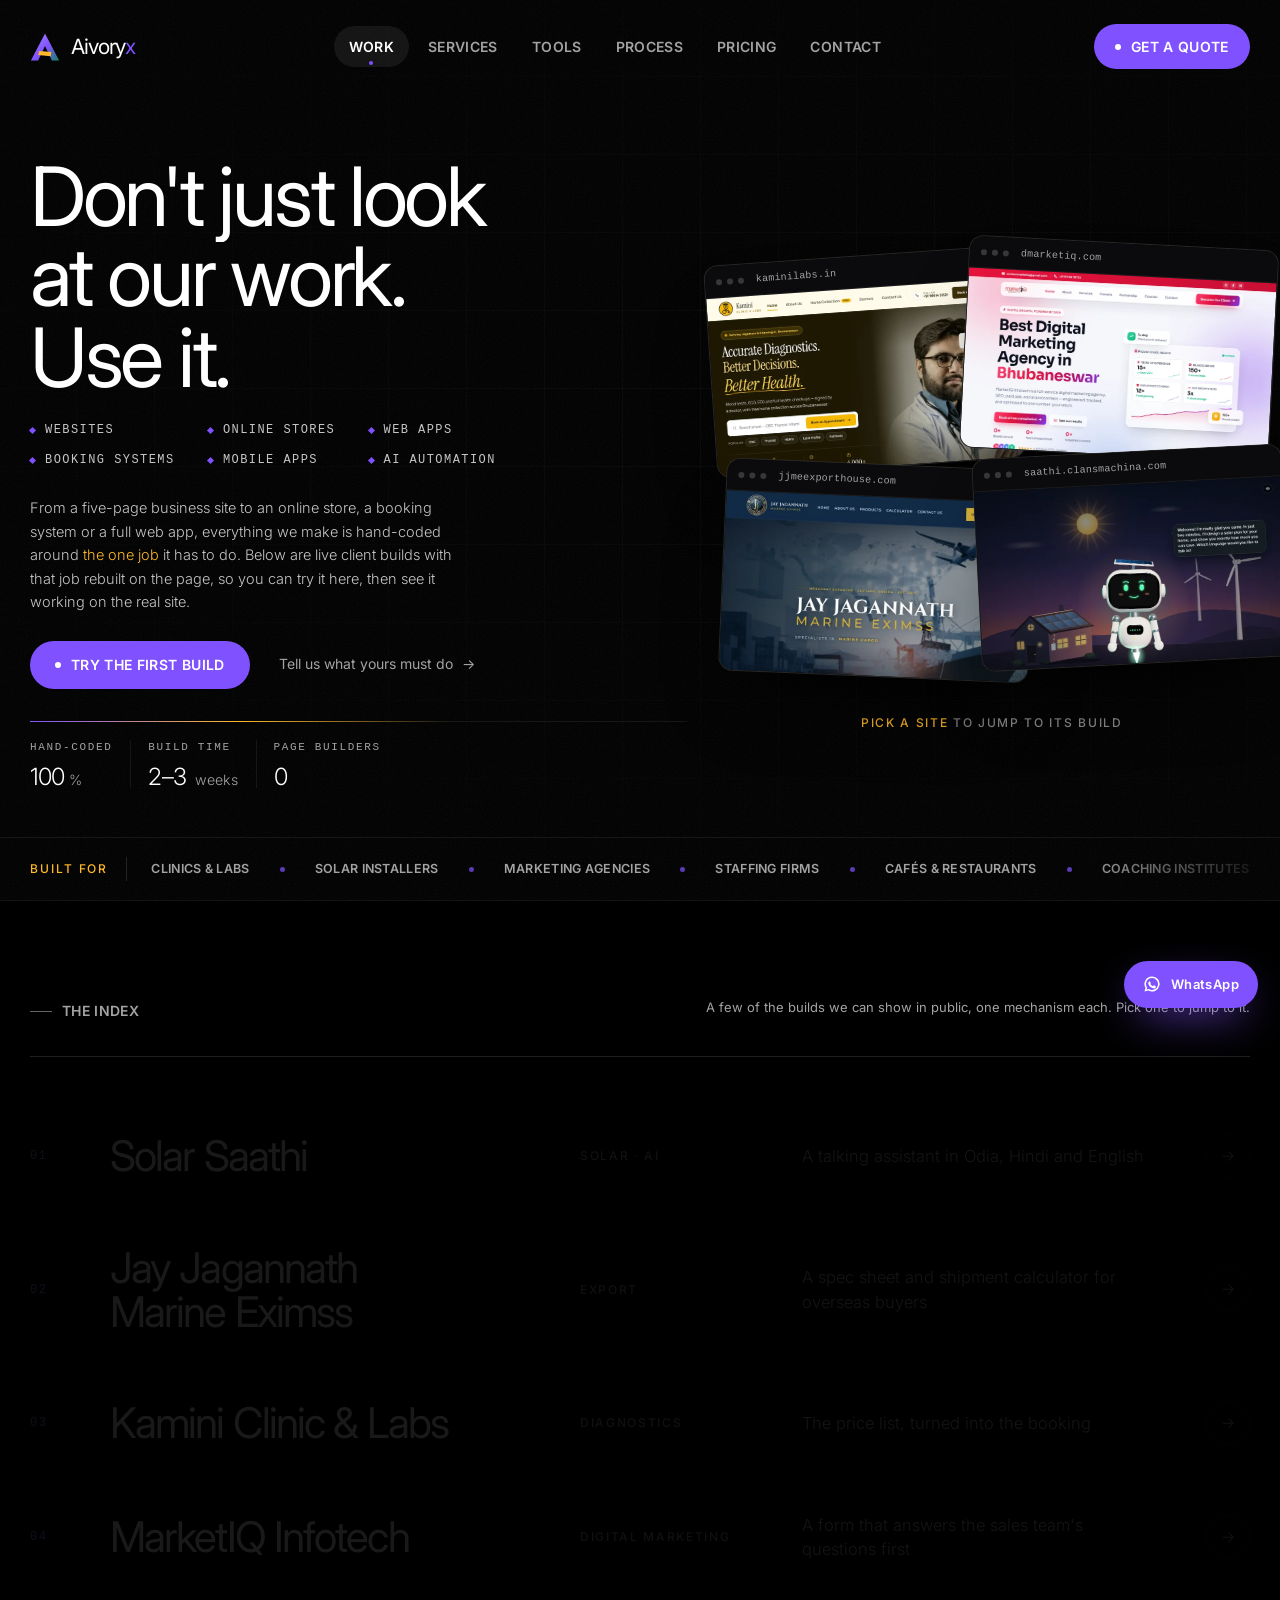
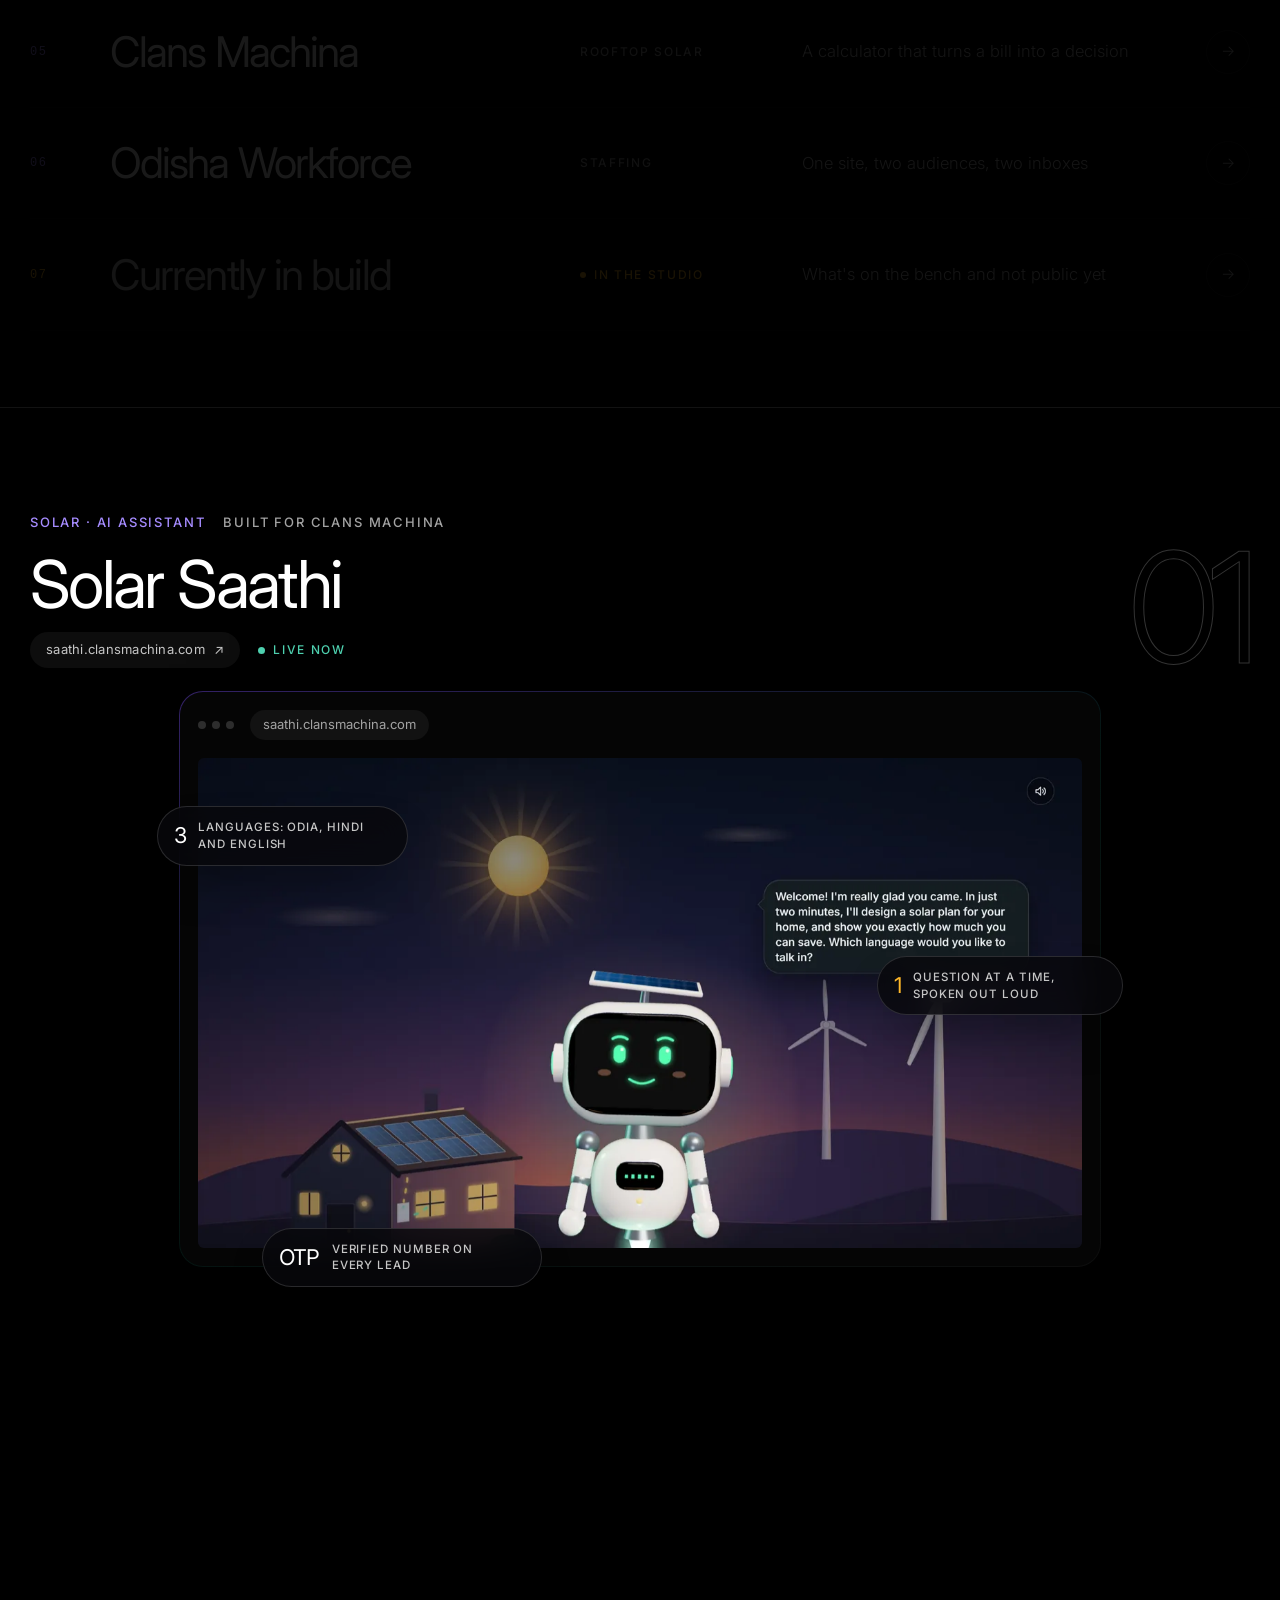
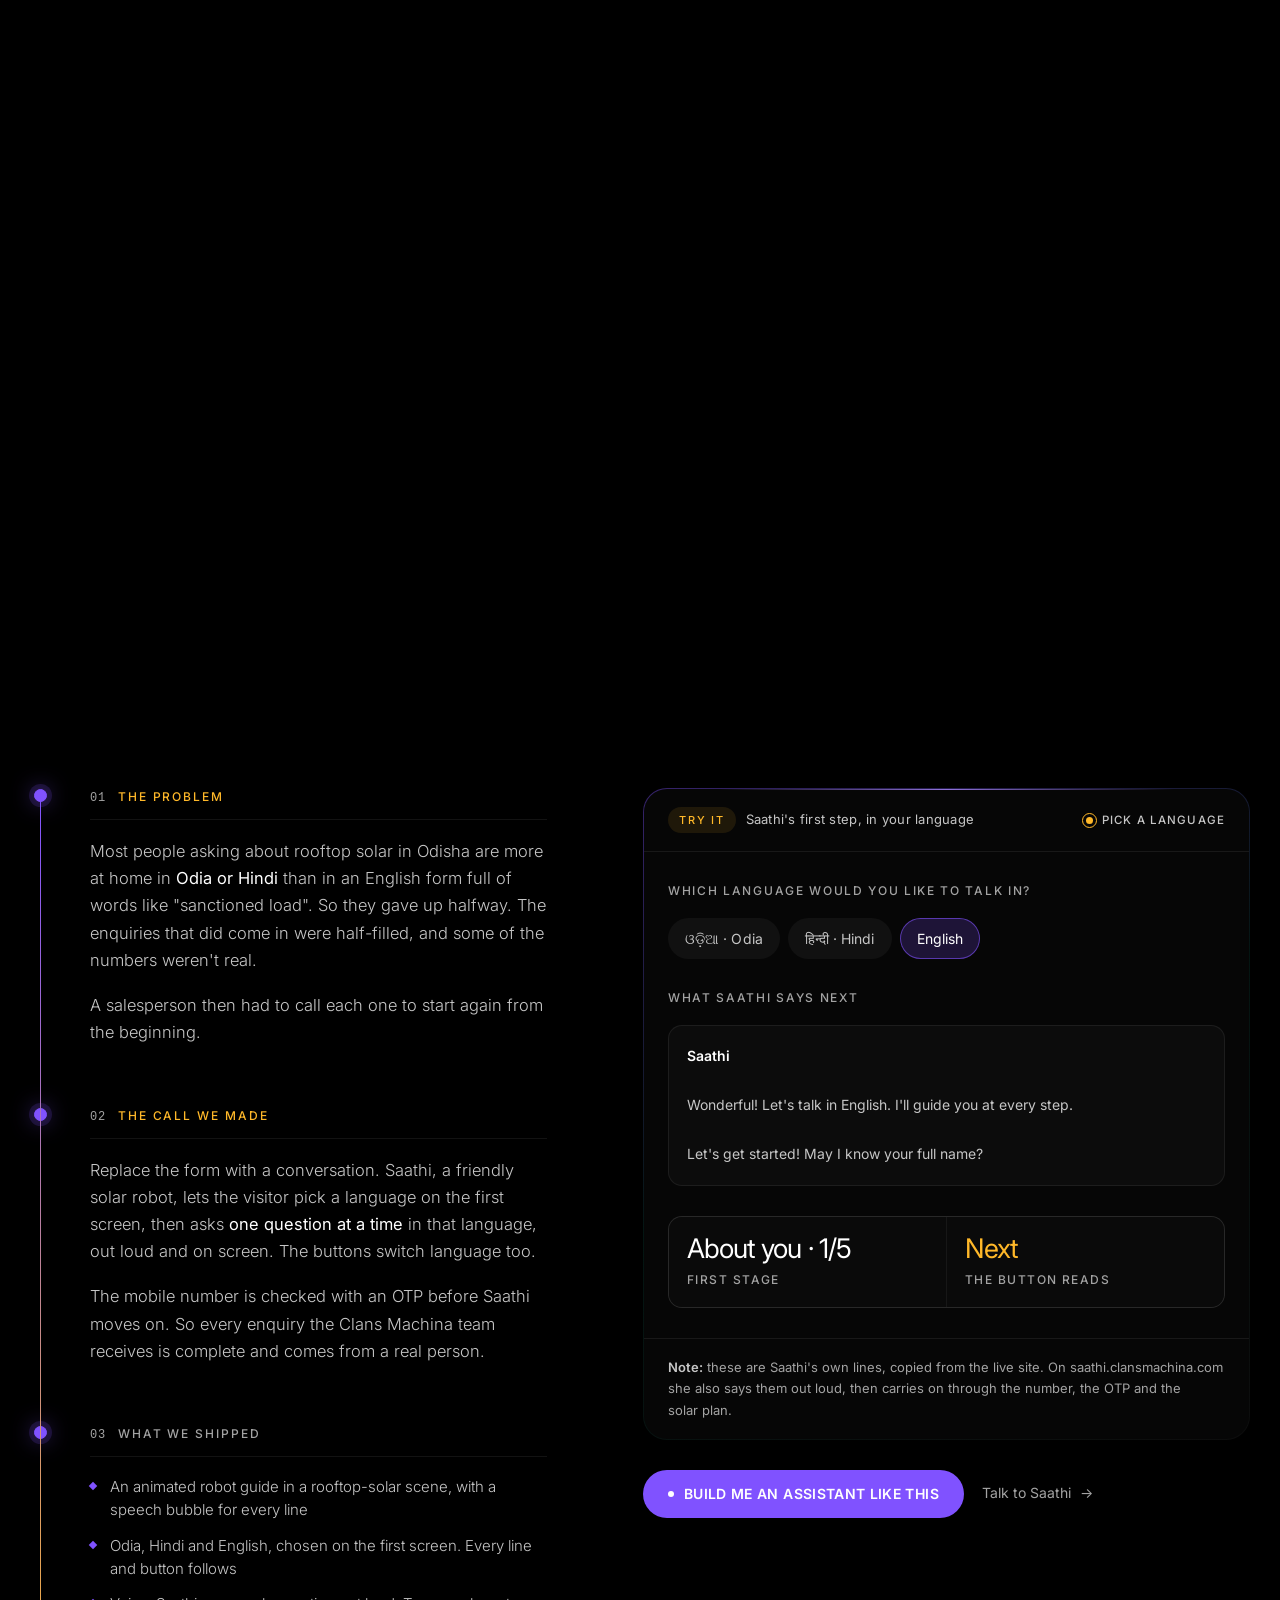
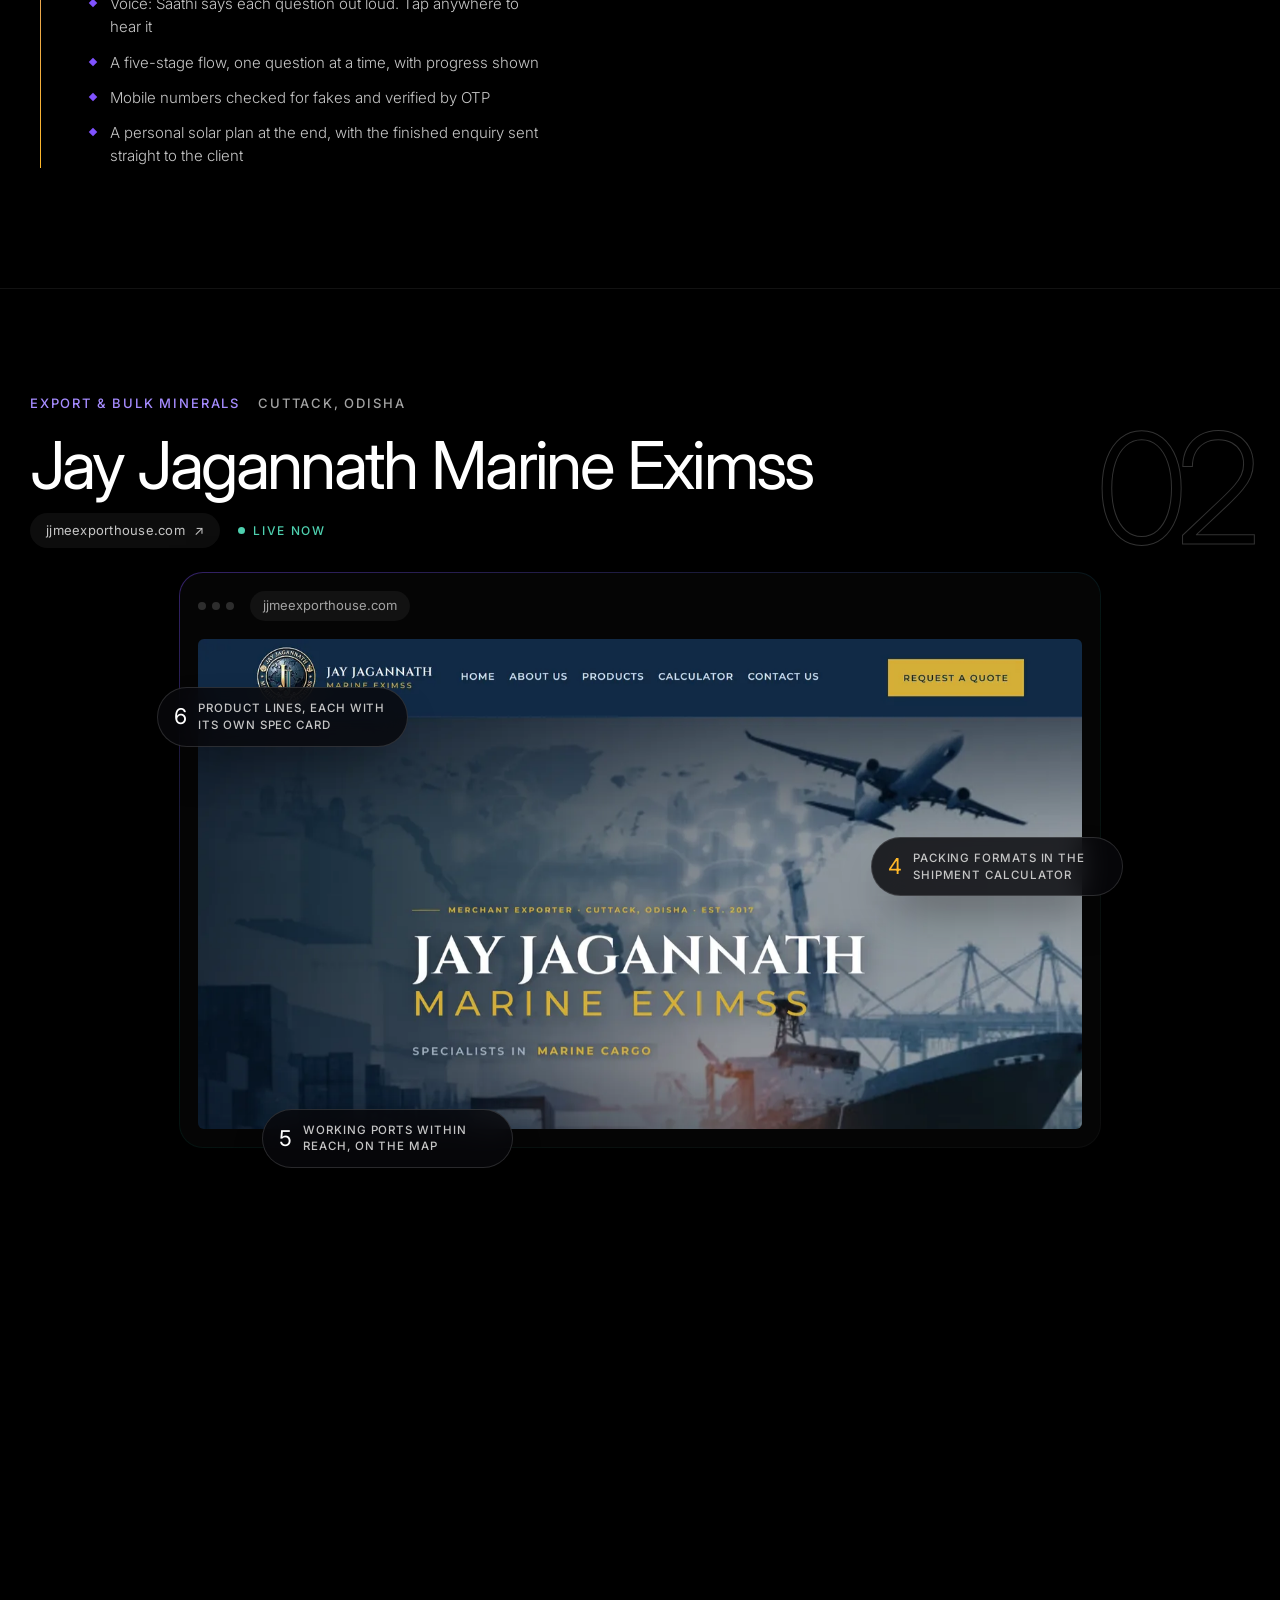
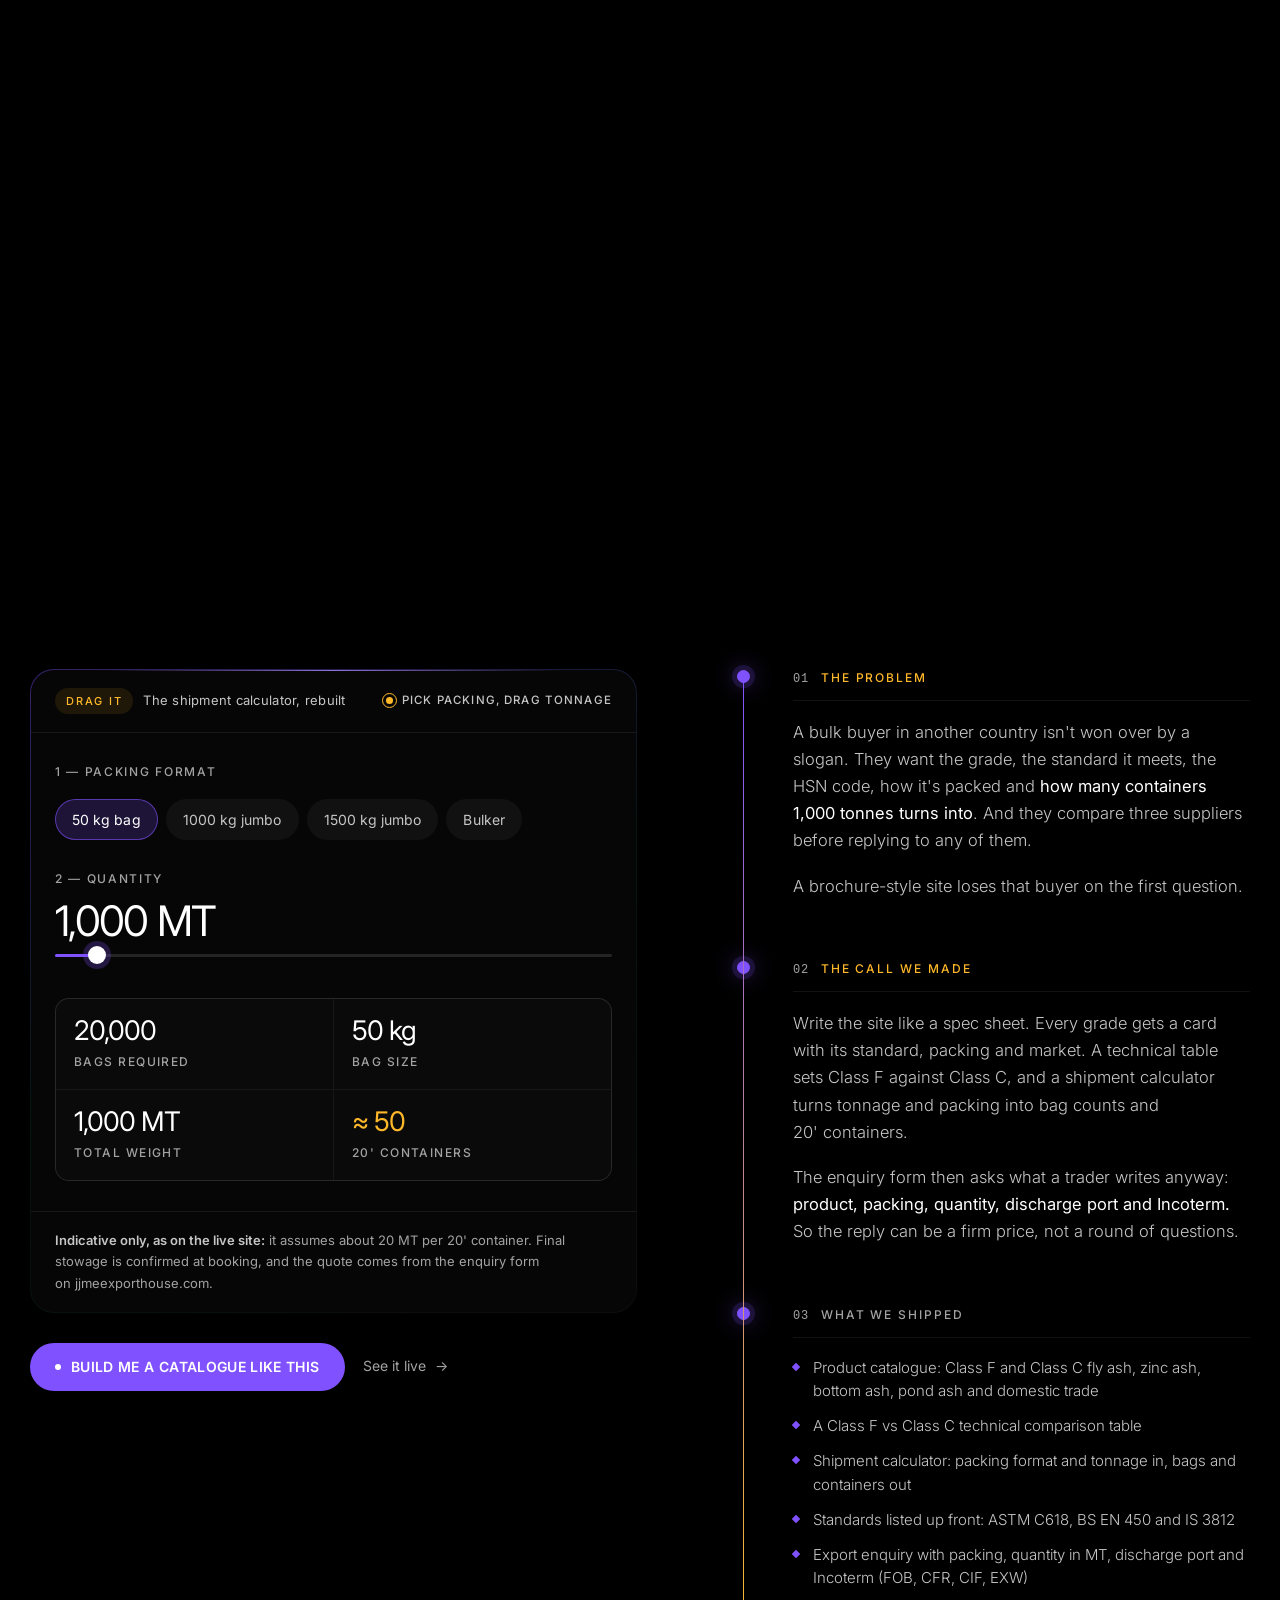
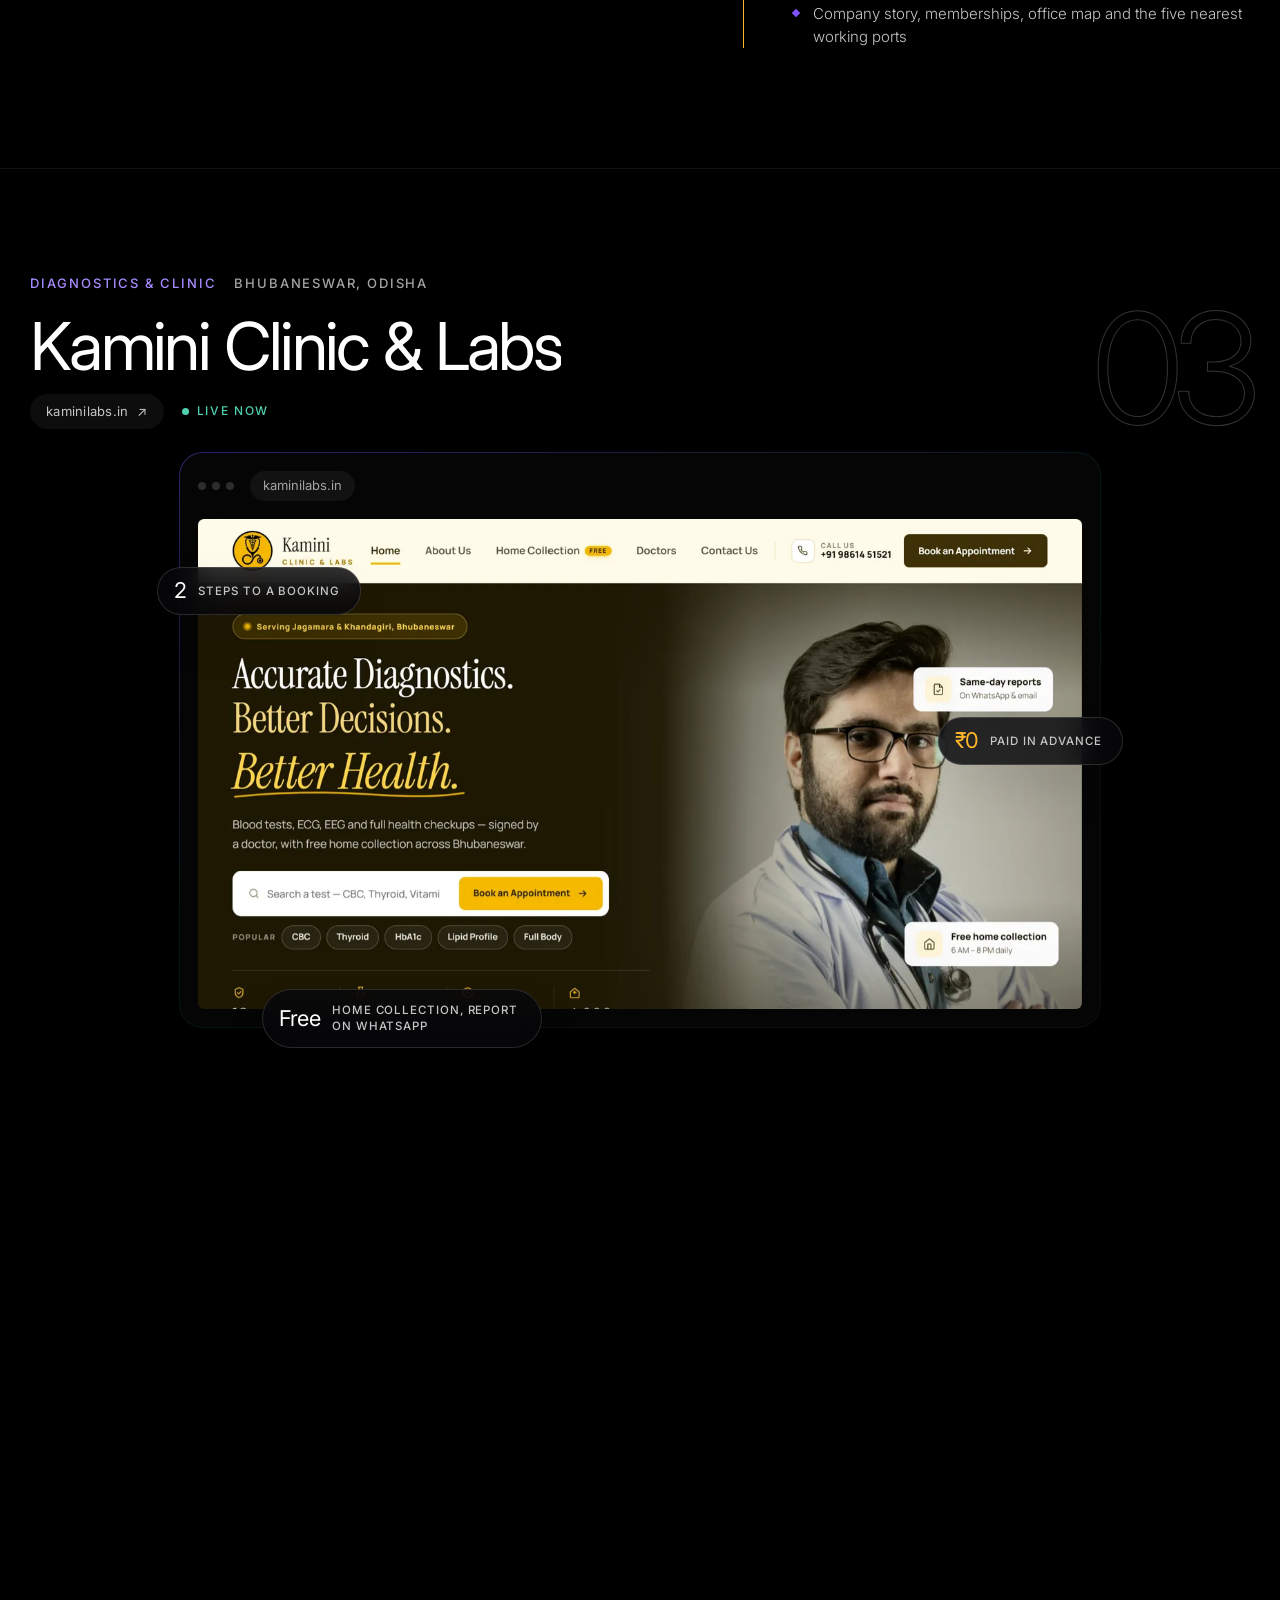
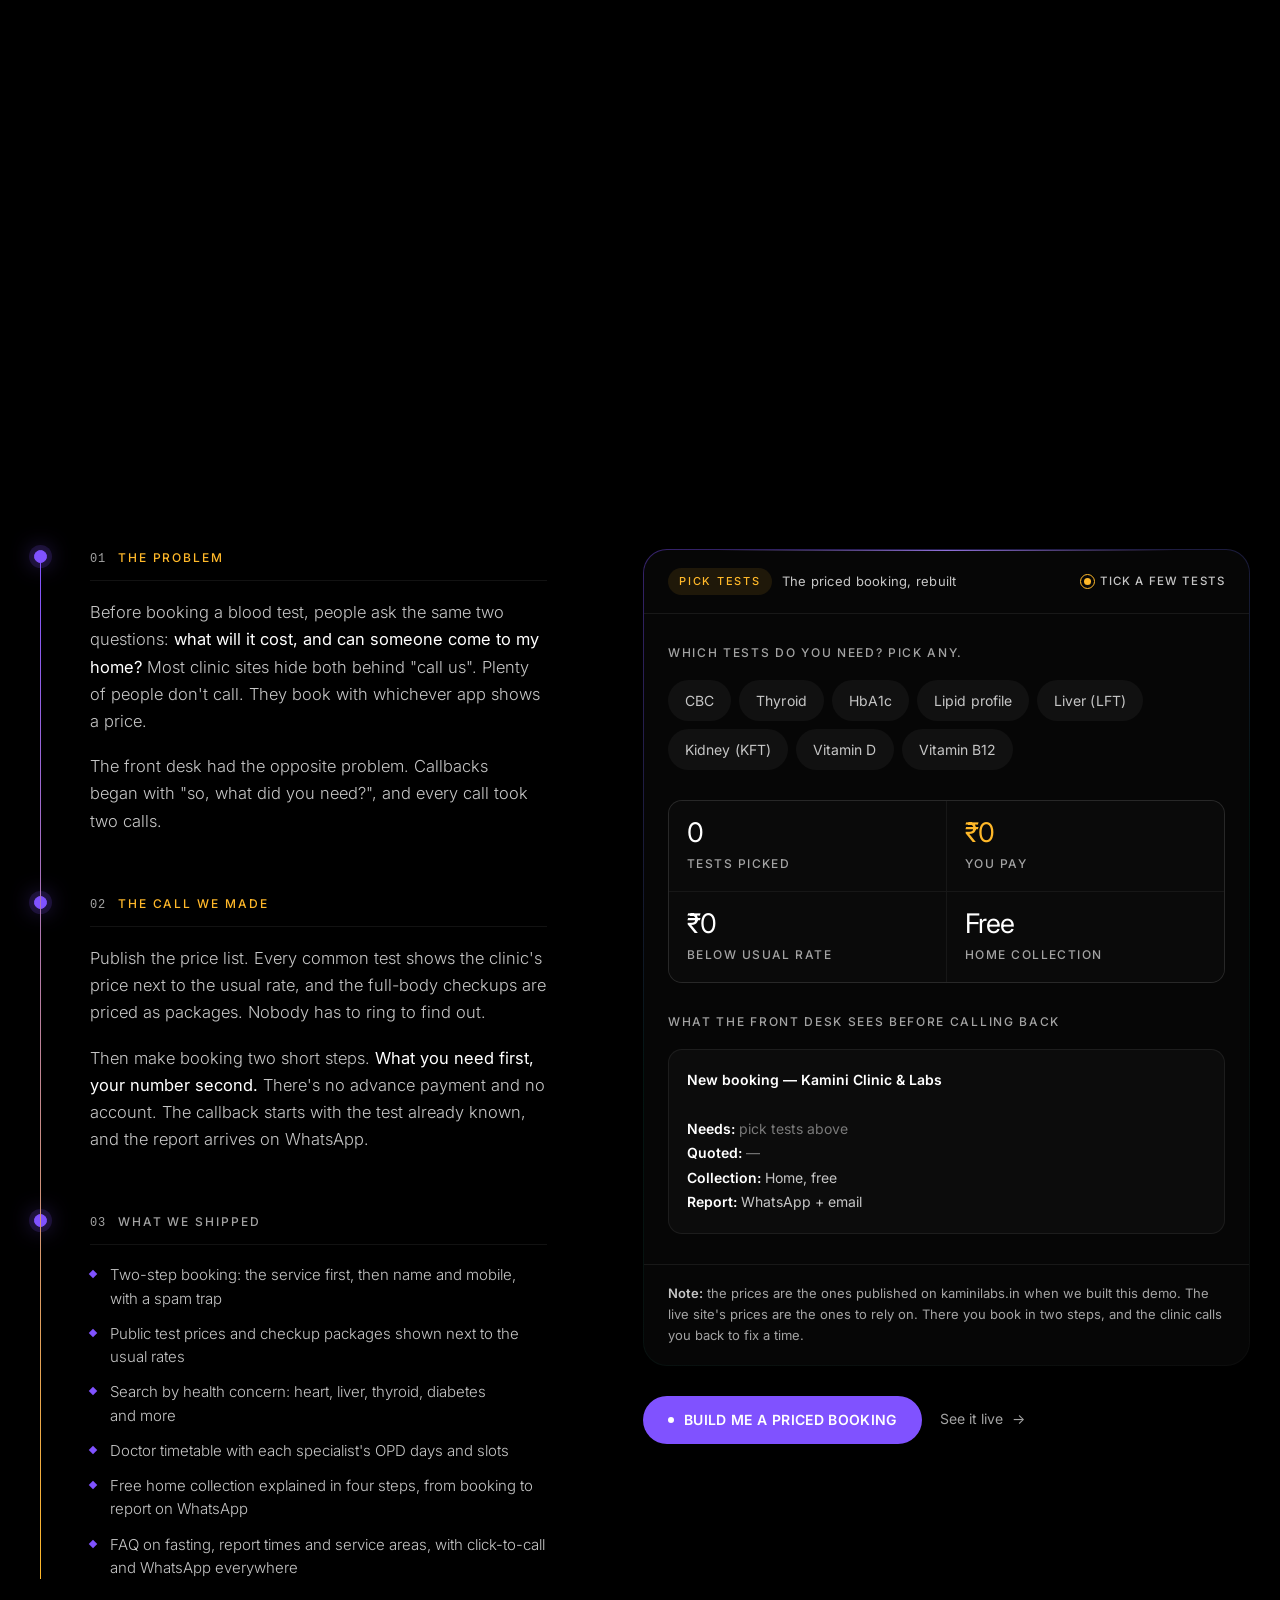
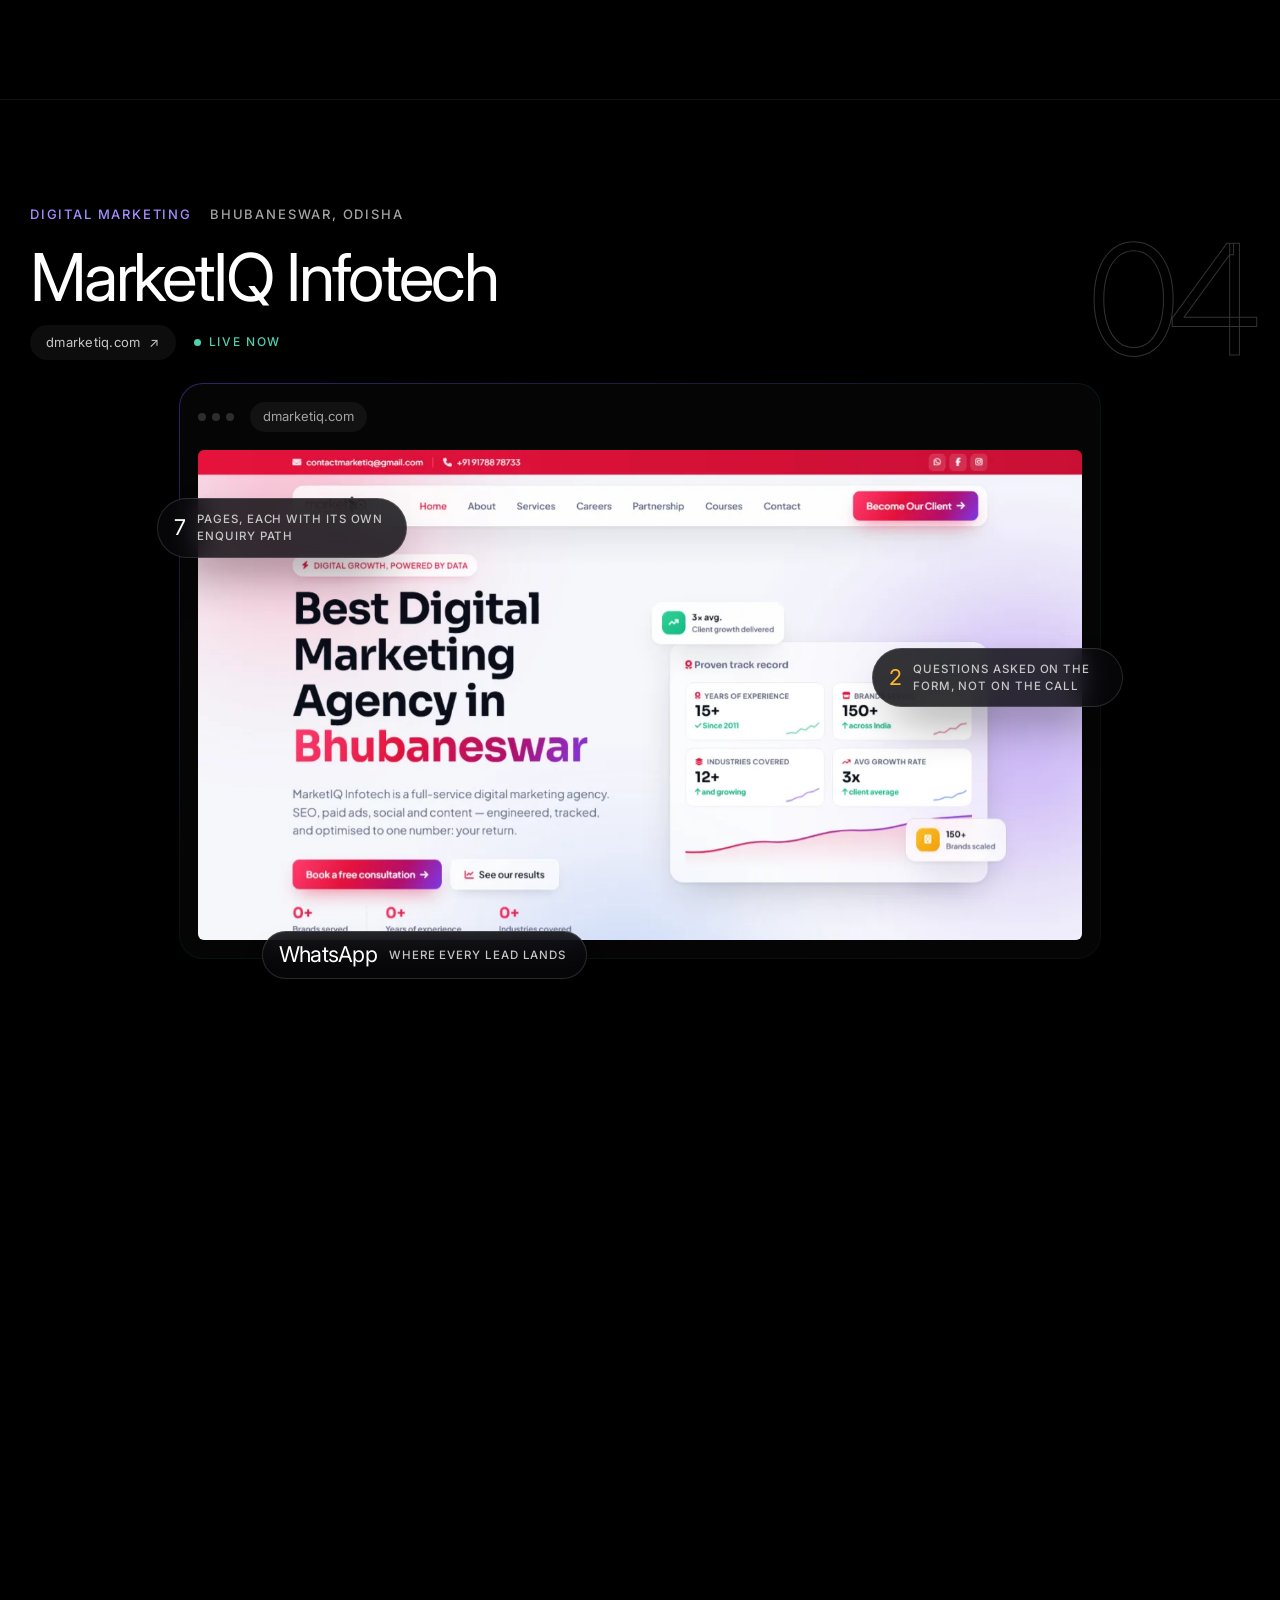
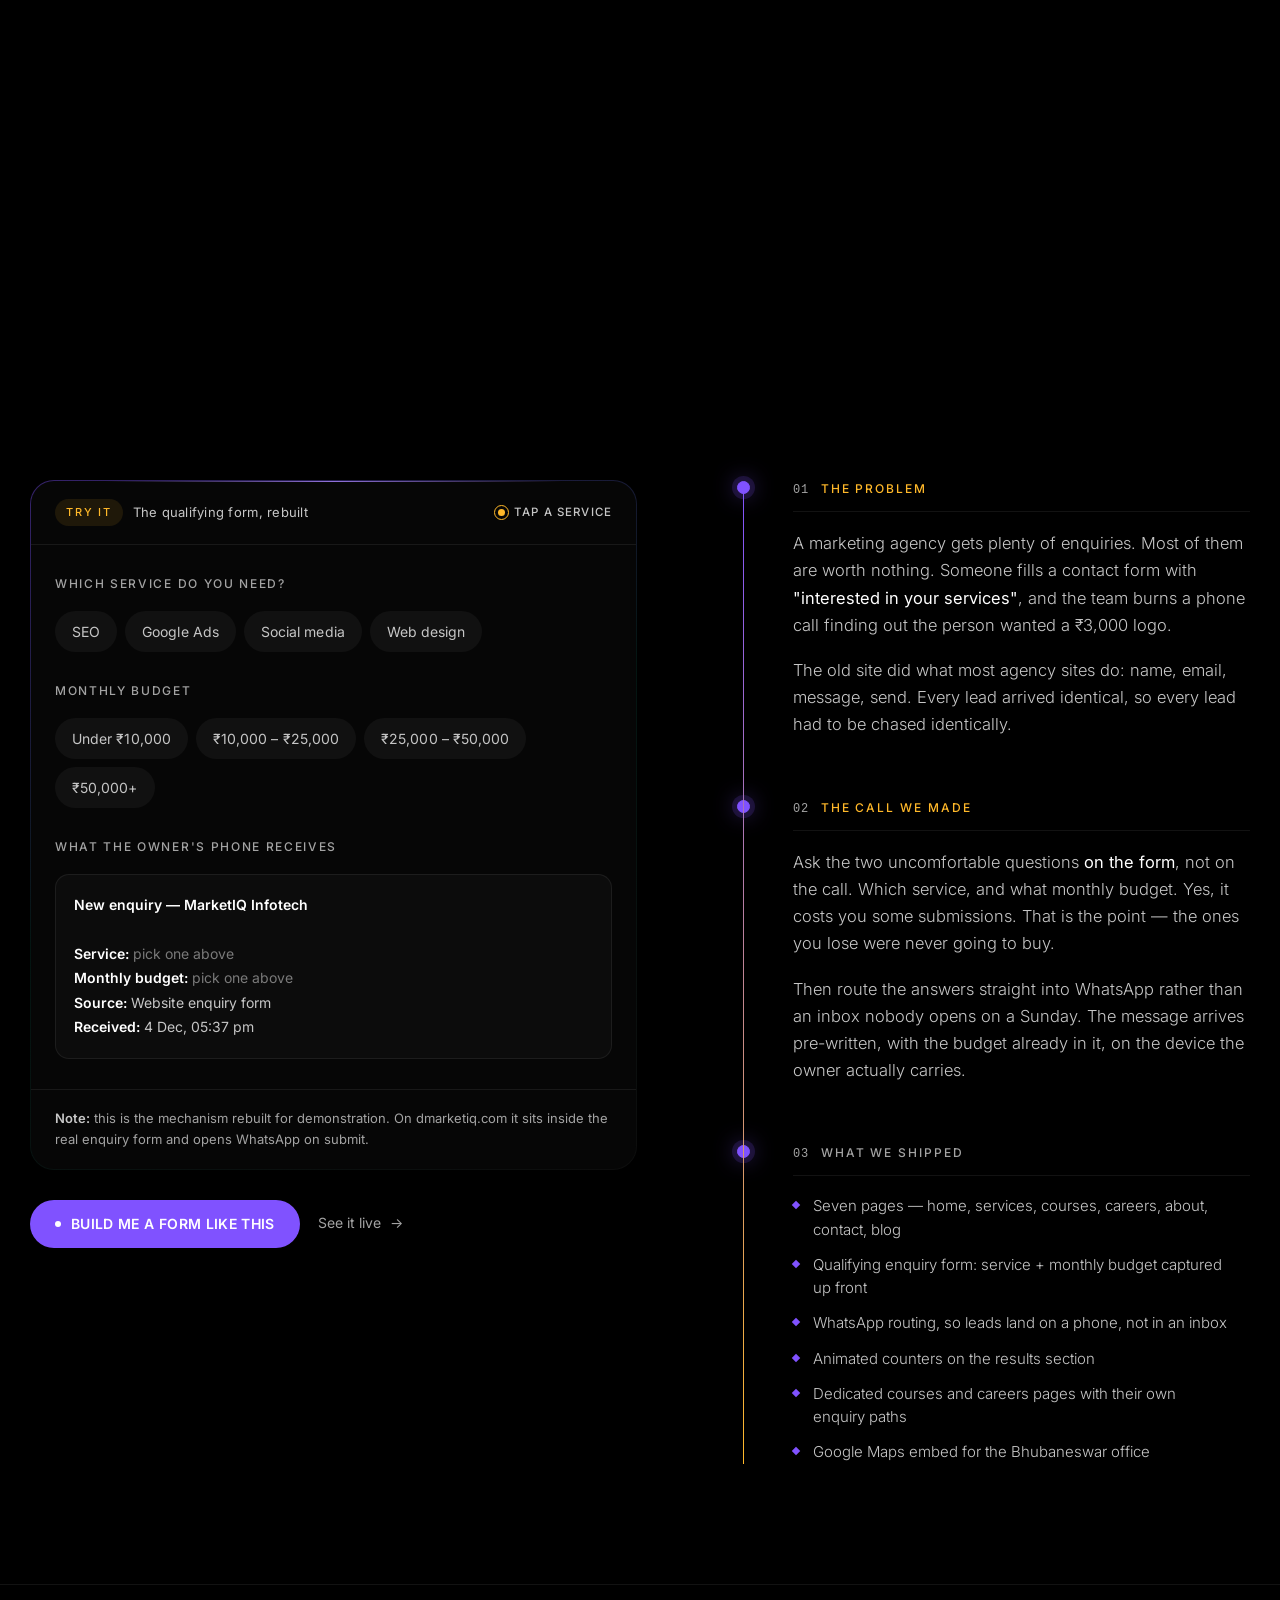
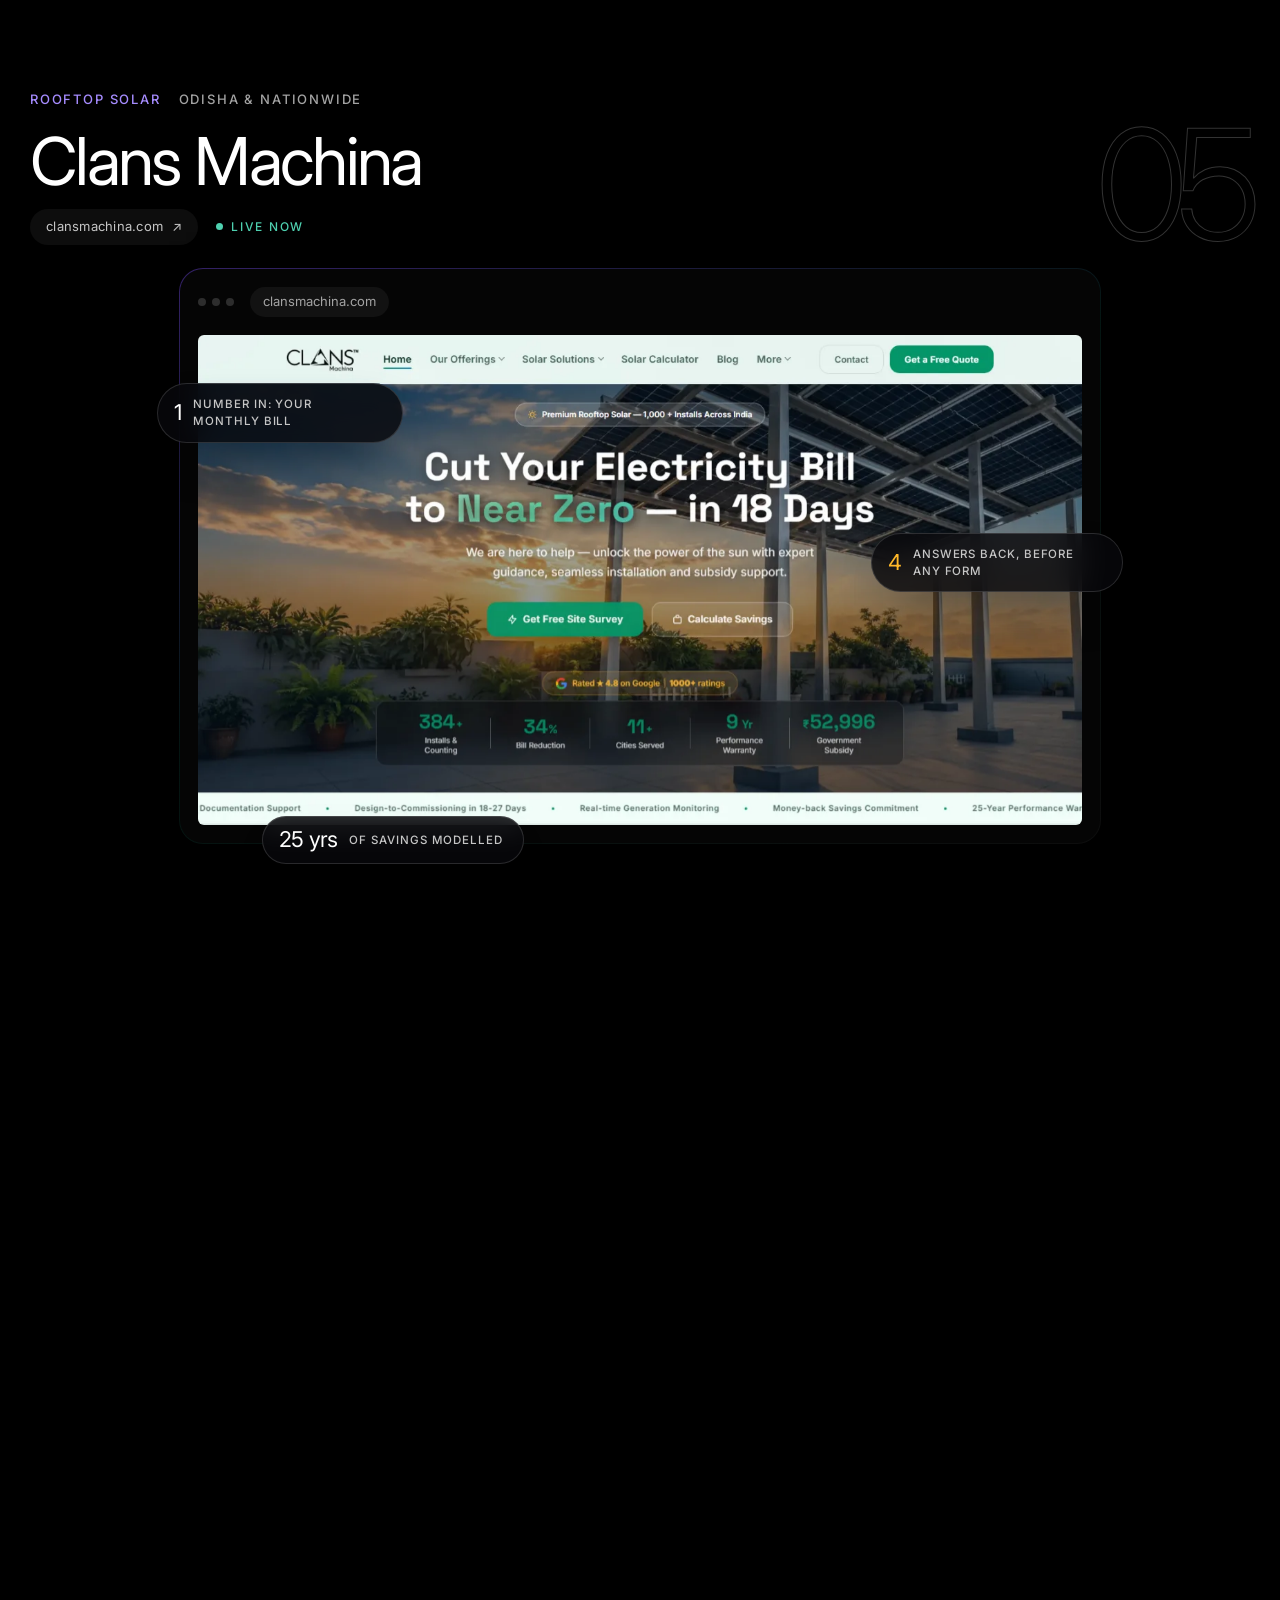
<file: work.html>
<!DOCTYPE html>
<html lang="en">
<head>
<meta charset="UTF-8">
<meta name="viewport" content="width=device-width, initial-scale=1.0, viewport-fit=cover">
<meta name="theme-color" content="#000000">

<title>Work &mdash; Aivoryx | Live builds you can actually try</title>
<meta name="description" content="Live client builds from Aivoryx, each with its signature mechanism rebuilt on the page so you can use it: a multilingual talking solar assistant, an export shipment calculator, a priced test booking, a lead qualifier, a solar savings calculator and a dual-audience split.">
<link rel="canonical" href="https://aivoryx.com/work.html">

<meta property="og:type" content="website">
<meta property="og:url" content="https://aivoryx.com/work.html">
<meta property="og:site_name" content="Aivoryx">
<meta property="og:title" content="Work &mdash; Aivoryx | Live builds you can actually try">
<meta property="og:description" content="Don't just look at our work. Use it. Business sites, stores, booking systems and web apps, each with its one key job rebuilt on the page so you can try it.">
<meta property="og:image" content="https://aivoryx.com/assets/img/og-cover.png">
<meta name="twitter:card" content="summary_large_image">

<link rel="icon" href="assets/img/favicon.svg" type="image/svg+xml">
<link rel="apple-touch-icon" href="assets/img/apple-touch-icon.png">
<link rel="manifest" href="site.webmanifest">

<link rel="preconnect" href="https://fonts.googleapis.com">
<link rel="preconnect" href="https://fonts.gstatic.com" crossorigin>
<link href="https://fonts.googleapis.com/css2?family=Inter:wght@200;300;400;500;600;700&display=swap" rel="stylesheet">

<link rel="stylesheet" href="assets/css/tokens.css?v=20261109">
<link rel="stylesheet" href="assets/css/base.css?v=20261109">
<link rel="stylesheet" href="assets/css/components.css?v=20261109">
<link rel="stylesheet" href="assets/css/sections.css?v=20261109">
<link rel="stylesheet" href="assets/css/work.css?v=20261109">
<link rel="stylesheet" href="assets/css/responsive.css?v=20261109">
<link rel="stylesheet" href="assets/css/motion.css?v=20261109">

<script type="application/ld+json">
{
  "@context":"https://schema.org",
  "@type":"CollectionPage",
  "name":"Aivoryx — Work",
  "url":"https://aivoryx.com/work.html",
  "description":"Live client builds by Aivoryx, each shown with its signature interactive mechanism.",
  "hasPart":[
    {"@type":"CreativeWork","name":"Solar Saathi","url":"https://saathi.clansmachina.com/","about":"Talking solar assistant for Clans Machina that collects verified enquiries in Odia, Hindi and English"},
    {"@type":"CreativeWork","name":"Jay Jagannath Marine Eximss","url":"https://jjmeexporthouse.com/","about":"Fly ash and zinc ash export house website with a spec catalogue and shipment calculator"},
    {"@type":"CreativeWork","name":"MarketIQ Infotech","url":"https://dmarketiq.com","about":"Digital marketing agency website with lead qualification"},
    {"@type":"CreativeWork","name":"Clans Machina","url":"https://clansmachina.com","about":"Rooftop solar website with a savings calculator"},
    {"@type":"CreativeWork","name":"Odisha Workforce Solutions","url":"https://odishaworkforce.com","about":"Staffing website serving employers and job seekers separately"},
    {"@type":"CreativeWork","name":"Kamini Clinic & Labs","url":"https://kaminilabs.in","about":"Diagnostic clinic website with public test prices and two-step booking"}
  ]
}
</script>
</head>
<body>

<a class="skip" href="#top">Skip to content</a>
<div class="progress" id="progress" aria-hidden="true"></div>

<!-- ============================ NAV ============================ -->
<header class="nav" id="nav">
  <div class="wrap nav__inner">
    <a href="index.html" class="brand" aria-label="Aivoryx home">
      <svg class="brand__mark" viewBox="0 0 100 100" fill="none" aria-hidden="true">
        <defs>
          <linearGradient id="axg" x1="6" y1="4" x2="94" y2="96" gradientUnits="userSpaceOnUse">
            <stop stop-color="#a684ff"/><stop offset=".55" stop-color="#8052ff"/><stop offset="1" stop-color="#15846e"/>
          </linearGradient>
        </defs>
        <path class="brand__body" d="M50 5 L97 95 L73 95 L50 47 L27 95 L3 95 Z" fill="url(#axg)"/>
        <path class="brand__shard" d="M31 63 L71 67 L69 81 L27 77 Z" fill="#ffb829"/>
      </svg>
      <span class="brand__word">Aivory<b>x</b></span>
    </a>

    <nav class="nav__links" id="navLinks" aria-label="Primary">
      <span class="nav__pill" id="navPill" aria-hidden="true"></span>
      <a class="nav__link is-active" href="work.html" aria-current="page">Work</a>
      <a class="nav__link" href="services.html">Services</a>
      <a class="nav__link" href="tools.html">Tools</a>
      <a class="nav__link" href="process.html">Process</a>
      <a class="nav__link" href="pricing.html">Pricing</a>
      <a class="nav__link" href="contact.html">Contact</a>
    </nav>

    <div class="nav__right">
      <a class="btn nav__cta" href="#talk" data-scroll data-magnetic><span class="btn__dot"></span><span>Get a quote</span></a>
      <button class="burger" id="burger" aria-label="Open menu" aria-expanded="false" aria-controls="navLinks">
        <span></span><span></span><span></span>
      </button>
    </div>
  </div>
</header>

<main id="top">

<!-- ============================ PAGE HERO ============================ -->
<section class="phero phero--split" id="pheroSec">

  <!-- the homepage's atmosphere, so the two pages read as one site -->
  <div class="hero__atmos" aria-hidden="true">
    <span class="hero__mesh"></span>
    <span class="hero__grain"></span>
  </div>

  <div class="wrap phero__grid">
    <div class="phero__copy" id="pheroCopy" data-hero-copy>
      <h1 class="display">
        <span class="line"><span style="--d:.10s">Don't just look</span></span>
        <span class="line"><span style="--d:.22s">at our work.</span></span>
        <span class="line"><span style="--d:.34s"><em class="grad">Use it.</em></span></span>
      </h1>

      <!-- The range, set like the HUD below it: quiet, mono, read at a
           glance. Each item lands a beat after the last. -->
      <ul class="range" aria-label="What we build">
        <li style="--d:.46s">Websites</li>
        <li style="--d:.52s">Online stores</li>
        <li style="--d:.58s">Web apps</li>
        <li style="--d:.64s">Booking systems</li>
        <li style="--d:.70s">Mobile apps</li>
        <li style="--d:.76s">AI automation</li>
      </ul>

      <p class="lede fade" style="--d:.56s">
        From a five-page business site to an online store, a booking system or a full web
        app, everything we make is hand-coded around <span class="amber">the one&nbsp;job</span>
        it has to do. Below are live client builds with that job rebuilt on the page, so
        you can try it here, then see it working on the real site.
      </p>

      <div class="hero__actions fade" style="--d:.70s">
        <a class="btn" href="#saathi" data-scroll data-magnetic>
          <span class="btn__dot"></span><span class="roll"><span>Try the first build</span></span>
        </a>
        <a class="ghost" href="#talk" data-scroll>Tell us what yours must do <i>&rarr;</i></a>
      </div>

      <dl class="hud fade" style="--d:.82s">
        <div class="hud__cell">
          <dt>Hand-coded</dt>
          <dd>100<span>%</span></dd>
        </div>
        <div class="hud__cell">
          <dt>Build time</dt>
          <dd>2&ndash;3 <span>weeks</span></dd>
        </div>
        <div class="hud__cell">
          <dt>Page builders</dt>
          <dd>0</dd>
        </div>
      </dl>
    </div>

    <!-- The deck. Real screenshots laid out as a loose collage so every
         site reads at rest, dealt in on load, leaning toward the
         pointer, and spreading apart as the hero scrolls away. Each
         card is a link to its own case study. -->
    <div class="fan" id="fan">
      <a class="fan__card" href="#kamini" data-scroll style="--i:0;--x:-41%;--y:-52%;--r:-4deg;--z:1">
        <span class="fan__bar"><i></i><i></i><i></i><em>kaminilabs.in</em></span>
        <img src="assets/img/work/kaminilabs-800.webp?v=2" width="800" height="550" decoding="async"
             alt="Kamini Clinic &amp; Labs site &mdash; open the case study">
      </a>
      <a class="fan__card" href="#marketiq" data-scroll style="--i:1;--x:41%;--y:-58%;--r:3deg;--z:2">
        <span class="fan__bar"><i></i><i></i><i></i><em>dmarketiq.com</em></span>
        <img src="assets/img/work/marketiq-800.webp" width="800" height="550" decoding="async"
             alt="MarketIQ Infotech site &mdash; open the case study">
      </a>
      <a class="fan__card" href="#jjme" data-scroll style="--i:2;--x:-37%;--y:46%;--r:2.5deg;--z:3">
        <span class="fan__bar"><i></i><i></i><i></i><em>jjmeexporthouse.com</em></span>
        <img src="assets/img/work/jjmee-800.webp" width="800" height="550" decoding="async"
             alt="Jay Jagannath Marine Eximss site &mdash; open the case study">
      </a>
      <a class="fan__card" href="#saathi" data-scroll style="--i:3;--x:45%;--y:40%;--r:-3deg;--z:4">
        <span class="fan__bar"><i></i><i></i><i></i><em>saathi.clansmachina.com</em></span>
        <img src="assets/img/work/saathi-800.webp" width="800" height="550" decoding="async"
             alt="Solar Saathi &mdash; open the case study">
      </a>
      <p class="fan__cap" aria-hidden="true"><span>Pick a site</span> to jump to its build</p>
    </div>
  </div>

  <!-- The foot of the hero: who all of this is for. Two identical rows
       make the loop seamless; the list is read once from the sr-only copy. -->
  <div class="pstrip">
    <p class="pstrip__label">Built for</p>
    <div class="ticker" aria-hidden="true">
      <div class="ticker__track">
        <div class="ticker__row">
          <span class="ticker__item">Clinics &amp; labs</span><i class="ticker__sep"></i>
          <span class="ticker__item">Solar installers</span><i class="ticker__sep"></i>
          <span class="ticker__item">Marketing agencies</span><i class="ticker__sep"></i>
          <span class="ticker__item">Staffing firms</span><i class="ticker__sep"></i>
          <span class="ticker__item">Cafés &amp; restaurants</span><i class="ticker__sep"></i>
          <span class="ticker__item">Coaching institutes</span><i class="ticker__sep"></i>
          <span class="ticker__item">Real estate builders</span><i class="ticker__sep"></i>
          <span class="ticker__item">Gyms &amp; studios</span><i class="ticker__sep"></i>
          <span class="ticker__item">Boutiques &amp; D2C brands</span><i class="ticker__sep"></i>
          <span class="ticker__item">Manufacturing &amp; B2B</span><i class="ticker__sep"></i>
          <span class="ticker__item">Early-stage startups</span><i class="ticker__sep"></i>
        </div>
        <div class="ticker__row">
          <span class="ticker__item">Clinics &amp; labs</span><i class="ticker__sep"></i>
          <span class="ticker__item">Solar installers</span><i class="ticker__sep"></i>
          <span class="ticker__item">Marketing agencies</span><i class="ticker__sep"></i>
          <span class="ticker__item">Staffing firms</span><i class="ticker__sep"></i>
          <span class="ticker__item">Cafés &amp; restaurants</span><i class="ticker__sep"></i>
          <span class="ticker__item">Coaching institutes</span><i class="ticker__sep"></i>
          <span class="ticker__item">Real estate builders</span><i class="ticker__sep"></i>
          <span class="ticker__item">Gyms &amp; studios</span><i class="ticker__sep"></i>
          <span class="ticker__item">Boutiques &amp; D2C brands</span><i class="ticker__sep"></i>
          <span class="ticker__item">Manufacturing &amp; B2B</span><i class="ticker__sep"></i>
          <span class="ticker__item">Early-stage startups</span><i class="ticker__sep"></i>
        </div>
      </div>
    </div>
    <p class="sr-only">Built for clinics and labs, solar installers, marketing agencies, staffing firms, cafés and restaurants, coaching institutes, real estate builders, gyms and studios, boutiques and D2C brands, manufacturing and B2B, and early-stage startups.</p>
  </div>
</section>

<!-- ============================ THE INDEX ============================ -->
<!-- A table of contents set like an editorial index. Rows resolve as
     they're scrolled through; on a pointer, the site itself follows
     the cursor so the name and the work arrive together. -->
<section class="idx" aria-labelledby="idxLabel">
  <div class="wrap">
    <div class="idx__head rv">
      <p class="eyebrow eyebrow--muted" id="idxLabel">The index</p>
      <p class="caption">A few of the builds we can show in public, one mechanism each. Pick one to jump to it.</p>
    </div>

    <ol class="idx__list" data-seq>
      <li><a class="idx__row" href="#saathi" data-scroll data-peek="assets/img/work/saathi-800.webp">
        <span class="idx__n">01</span>
        <span class="idx__name">Solar Saathi</span>
        <span class="idx__sector">Solar &middot; AI</span>
        <span class="idx__what">A talking assistant in Odia, Hindi and English</span>
        <span class="idx__go" aria-hidden="true">&rarr;</span>
      </a></li>
      <li><a class="idx__row" href="#jjme" data-scroll data-peek="assets/img/work/jjmee-800.webp">
        <span class="idx__n">02</span>
        <span class="idx__name">Jay Jagannath Marine Eximss</span>
        <span class="idx__sector">Export</span>
        <span class="idx__what">A spec sheet and shipment calculator for overseas buyers</span>
        <span class="idx__go" aria-hidden="true">&rarr;</span>
      </a></li>
      <li><a class="idx__row" href="#kamini" data-scroll data-peek="assets/img/work/kaminilabs-800.webp?v=2">
        <span class="idx__n">03</span>
        <span class="idx__name">Kamini Clinic &amp; Labs</span>
        <span class="idx__sector">Diagnostics</span>
        <span class="idx__what">The price list, turned into the booking</span>
        <span class="idx__go" aria-hidden="true">&rarr;</span>
      </a></li>
      <li><a class="idx__row" href="#marketiq" data-scroll data-peek="assets/img/work/marketiq-800.webp">
        <span class="idx__n">04</span>
        <span class="idx__name">MarketIQ Infotech</span>
        <span class="idx__sector">Digital marketing</span>
        <span class="idx__what">A form that answers the sales team's questions first</span>
        <span class="idx__go" aria-hidden="true">&rarr;</span>
      </a></li>
      <li><a class="idx__row" href="#clans" data-scroll data-peek="assets/img/work/clansmachina-800.webp">
        <span class="idx__n">05</span>
        <span class="idx__name">Clans Machina</span>
        <span class="idx__sector">Rooftop solar</span>
        <span class="idx__what">A calculator that turns a bill into a decision</span>
        <span class="idx__go" aria-hidden="true">&rarr;</span>
      </a></li>
      <li><a class="idx__row" href="#workforce" data-scroll data-peek="assets/img/work/odishaworkforce-800.webp">
        <span class="idx__n">06</span>
        <span class="idx__name">Odisha Workforce</span>
        <span class="idx__sector">Staffing</span>
        <span class="idx__what">One site, two audiences, two inboxes</span>
        <span class="idx__go" aria-hidden="true">&rarr;</span>
      </a></li>
      <li><a class="idx__row idx__row--wip" href="#studio" data-scroll>
        <span class="idx__n">07</span>
        <span class="idx__name">Currently in build</span>
        <span class="idx__sector">In the studio</span>
        <span class="idx__what">What's on the bench and not public yet</span>
        <span class="idx__go" aria-hidden="true">&rarr;</span>
      </a></li>
    </ol>
  </div>

  <div class="peek" id="peek" aria-hidden="true"><img alt="" decoding="async"></div>
</section>

<!-- ============================ 01 — SOLAR SAATHI ============================ -->
<section class="case" id="saathi">
  <div class="wrap">
    <div class="open" data-open>
      <div class="open__pin">
        <div class="case__head rv">
          <div>
            <p class="case__eyebrow">Solar &middot; AI assistant <em>Built for Clans Machina</em></p>
            <h2 class="h-lg case__name"><span class="line"><span style="--d:.08s">Solar Saathi</span></span></h2>
            <div class="case__meta">
              <a class="case__url" href="https://saathi.clansmachina.com/" target="_blank" rel="noopener">saathi.clansmachina.com <span aria-hidden="true">&nearr;</span></a>
              <span class="case__live"><i aria-hidden="true"></i> Live now</span>
            </div>
          </div>
          <span class="open__num" aria-hidden="true">01</span>
        </div>

        <div class="open__stage">
          <div class="open__frame">
            <div class="frame"><div class="frame__inner">
              <div class="frame__bar">
                <i class="frame__dot"></i><i class="frame__dot"></i><i class="frame__dot"></i>
                <span class="frame__url">saathi.clansmachina.com</span>
              </div>
              <div class="frame__shot">
                <img src="assets/img/work/saathi.webp"
                     srcset="assets/img/work/saathi-800.webp 800w, assets/img/work/saathi.webp 1280w"
                     sizes="(max-width:900px) 92vw, 80vw"
                     width="1280" height="880" loading="lazy" decoding="async"
                     alt="Solar Saathi on saathi.clansmachina.com, asking the visitor to choose Odia, Hindi or English">
              </div>
            </div></div>

            <ul class="open__facts">
              <li class="fact fact--a" style="--t:.5"><b>3</b><span>languages: Odia, Hindi and English</span></li>
              <li class="fact fact--b" style="--t:.6"><b>1</b><span>question at a time, spoken out loud</span></li>
              <li class="fact fact--c" style="--t:.7"><b>OTP</b><span>verified number on every lead</span></li>
            </ul>
          </div>
        </div>
      </div>
    </div>

    <div class="case__body">
      <div class="story" data-track data-seq>
        <div class="beat" data-mark>
          <span class="beat__k"><b>01</b>The problem</span>
          <p>
            Most people asking about rooftop solar in Odisha are more at home in
            <strong>Odia or Hindi</strong> than in an English form full of words like
            "sanctioned load". So they gave up halfway. The enquiries that did come in
            were half-filled, and some of the numbers weren't real.
          </p>
          <p>
            A salesperson then had to call each one to start again from the beginning.
          </p>
        </div>

        <div class="beat" data-mark>
          <span class="beat__k"><b>02</b>The call we made</span>
          <p>
            Replace the form with a conversation. Saathi, a friendly solar robot, lets
            the visitor pick a language on the first screen, then asks <strong>one question
            at a time</strong> in that language, out loud and on screen. The buttons switch
            language too.
          </p>
          <p>
            The mobile number is checked with an OTP before Saathi moves on. So every
            enquiry the Clans Machina team receives is complete and comes from a real person.
          </p>
        </div>

        <div class="beat" data-mark>
          <span class="beat__k beat__k--muted"><b>03</b>What we shipped</span>
          <ul class="inside">
            <li>An animated robot guide in a rooftop-solar scene, with a speech bubble for every line</li>
            <li>Odia, Hindi and English, chosen on the first screen. Every line and button follows</li>
            <li>Voice: Saathi says each question out loud. Tap anywhere to hear it</li>
            <li>A five-stage flow, one question at a time, with progress shown</li>
            <li>Mobile numbers checked for fakes and verified by OTP</li>
            <li>A personal solar plan at the end, with the finished enquiry sent straight to the client</li>
          </ul>
        </div>
      </div>

      <div class="case__demoCol">
        <div class="demo rv" id="demoSaathi" style="--d:.1s">
          <div class="demo__inner">
            <div class="demo__bar">
              <span class="demo__tag">Try it</span>
              <span class="demo__title">Saathi's first step, in your language</span>
              <span class="demo__hint"><i aria-hidden="true"></i>Pick a language</span>
            </div>

            <div class="demo__pad">
              <span class="demo__q">Which language would you like to talk in?</span>
              <div class="chips" id="saathiLang">
                <button class="chip" type="button" aria-pressed="false" data-lang="or" lang="or">ଓଡ଼ିଆ &middot; Odia</button>
                <button class="chip" type="button" aria-pressed="false" data-lang="hi" lang="hi">हिन्दी &middot; Hindi</button>
                <button class="chip" type="button" aria-pressed="true" data-lang="en">English</button>
              </div>

              <span class="demo__q">What Saathi says next</span>
              <div class="preview" id="saathiOut" role="status" aria-live="polite"></div>

              <div class="out" style="margin-top:var(--s30)">
                <div class="out__cell">
                  <p class="out__v" id="saathiStage">&mdash;</p>
                  <span class="out__k">First stage</span>
                </div>
                <div class="out__cell">
                  <p class="out__v out__v--accent" id="saathiBtn">&mdash;</p>
                  <span class="out__k">The button reads</span>
                </div>
              </div>
            </div>

            <p class="demo__note">
              <b>Note:</b> these are Saathi's own lines, copied from the live site. On
              saathi.clansmachina.com she also says them out loud, then carries on through
              the number, the OTP and the solar plan.
            </p>
          </div>
        </div>

        <div class="demo__cta rv" style="--d:.18s">
          <a class="btn" href="#talk" data-scroll data-magnetic data-pick="A guided assistant">
            <span class="btn__dot"></span><span class="roll"><span>Build me an assistant like this</span></span>
          </a>
          <a class="ghost" href="https://saathi.clansmachina.com/" target="_blank" rel="noopener">Talk to Saathi <i>&rarr;</i></a>
        </div>
      </div>
    </div>
  </div>
</section>

<!-- ============================ 02 — JAY JAGANNATH MARINE EXIMSS ============================ -->
<section class="case case--flip" id="jjme">
  <div class="wrap">
    <div class="open" data-open>
      <div class="open__pin">
        <div class="case__head rv">
          <div>
            <p class="case__eyebrow">Export &amp; bulk minerals <em>Cuttack, Odisha</em></p>
            <h2 class="h-lg case__name"><span class="line"><span style="--d:.08s">Jay Jagannath Marine Eximss</span></span></h2>
            <div class="case__meta">
              <a class="case__url" href="https://jjmeexporthouse.com/" target="_blank" rel="noopener">jjmeexporthouse.com <span aria-hidden="true">&nearr;</span></a>
              <span class="case__live"><i aria-hidden="true"></i> Live now</span>
            </div>
          </div>
          <span class="open__num" aria-hidden="true">02</span>
        </div>

        <div class="open__stage">
          <div class="open__frame">
            <div class="frame"><div class="frame__inner">
              <div class="frame__bar">
                <i class="frame__dot"></i><i class="frame__dot"></i><i class="frame__dot"></i>
                <span class="frame__url">jjmeexporthouse.com</span>
              </div>
              <div class="frame__shot">
                <img src="assets/img/work/jjmee.webp"
                     srcset="assets/img/work/jjmee-800.webp 800w, assets/img/work/jjmee.webp 1280w"
                     sizes="(max-width:900px) 92vw, 80vw"
                     width="1280" height="880" loading="lazy" decoding="async"
                     alt="The Jay Jagannath Marine Eximss homepage as it runs on jjmeexporthouse.com">
              </div>
            </div></div>

            <ul class="open__facts">
              <li class="fact fact--a" style="--t:.5"><b>6</b><span>product lines, each with its own spec card</span></li>
              <li class="fact fact--b" style="--t:.6"><b>4</b><span>packing formats in the shipment calculator</span></li>
              <li class="fact fact--c" style="--t:.7"><b>5</b><span>working ports within reach, on the map</span></li>
            </ul>
          </div>
        </div>
      </div>
    </div>

    <div class="case__body">
      <div class="story" data-track data-seq>
        <div class="beat" data-mark>
          <span class="beat__k"><b>01</b>The problem</span>
          <p>
            A bulk buyer in another country isn't won over by a slogan. They want the
            grade, the standard it meets, the HSN code, how it's packed and
            <strong>how many containers 1,000 tonnes turns into</strong>. And they compare
            three suppliers before replying to any of them.
          </p>
          <p>
            A brochure-style site loses that buyer on the first question.
          </p>
        </div>

        <div class="beat" data-mark>
          <span class="beat__k"><b>02</b>The call we made</span>
          <p>
            Write the site like a spec sheet. Every grade gets a card with its standard,
            packing and market. A technical table sets Class F against Class C, and a
            shipment calculator turns tonnage and packing into bag counts and 20' containers.
          </p>
          <p>
            The enquiry form then asks what a trader writes anyway: <strong>product,
            packing, quantity, discharge port and Incoterm.</strong> So the reply can be a
            firm price, not a round of questions.
          </p>
        </div>

        <div class="beat" data-mark>
          <span class="beat__k beat__k--muted"><b>03</b>What we shipped</span>
          <ul class="inside">
            <li>Product catalogue: Class F and Class C fly ash, zinc ash, bottom ash, pond ash and domestic trade</li>
            <li>A Class F vs Class C technical comparison table</li>
            <li>Shipment calculator: packing format and tonnage in, bags and containers out</li>
            <li>Standards listed up front: ASTM C618, BS EN 450 and IS 3812</li>
            <li>Export enquiry with packing, quantity in MT, discharge port and Incoterm (FOB, CFR, CIF, EXW)</li>
            <li>Company story, memberships, office map and the five nearest working ports</li>
          </ul>
        </div>
      </div>

      <div class="case__demoCol">
        <div class="demo rv" id="demoShip" style="--d:.1s">
          <div class="demo__inner">
            <div class="demo__bar">
              <span class="demo__tag">Drag it</span>
              <span class="demo__title">The shipment calculator, rebuilt</span>
              <span class="demo__hint"><i aria-hidden="true"></i>Pick packing, drag tonnage</span>
            </div>

            <div class="demo__pad">
              <span class="demo__q">1 &mdash; Packing format</span>
              <div class="chips" id="shipPack">
                <button class="chip" type="button" aria-pressed="true" data-kg="50">50 kg bag</button>
                <button class="chip" type="button" aria-pressed="false" data-kg="1000">1000 kg jumbo</button>
                <button class="chip" type="button" aria-pressed="false" data-kg="1500">1500 kg jumbo</button>
                <button class="chip" type="button" aria-pressed="false" data-kg="0">Bulker</button>
              </div>

              <div class="calc__bill">
                <label class="demo__q" for="shipSlider" style="margin:0">2 &mdash; Quantity</label>
              </div>
              <p class="calc__amt" id="shipAmt" aria-hidden="true">1,000 MT</p>
              <input class="slider" type="range" id="shipSlider"
                     min="100" max="15000" step="100" value="1000"
                     aria-label="Quantity in metric tonnes">

              <div class="out">
                <div class="out__cell">
                  <p class="out__v" id="shipBags">&mdash;</p>
                  <span class="out__k" id="shipBagsK">Bags required</span>
                </div>
                <div class="out__cell">
                  <p class="out__v" id="shipSize">&mdash;</p>
                  <span class="out__k" id="shipSizeK">Bag size</span>
                </div>
                <div class="out__cell">
                  <p class="out__v" id="shipWeight">&mdash;</p>
                  <span class="out__k">Total weight</span>
                </div>
                <div class="out__cell">
                  <p class="out__v out__v--accent" id="shipBoxes">&mdash;</p>
                  <span class="out__k">20' containers</span>
                </div>
              </div>
            </div>

            <p class="demo__note">
              <b>Indicative only, as on the live site:</b> it assumes about 20&nbsp;MT per 20'
              container. Final stowage is confirmed at booking, and the quote comes from
              the enquiry form on jjmeexporthouse.com.
            </p>
          </div>
        </div>

        <div class="demo__cta rv" style="--d:.18s">
          <a class="btn" href="#talk" data-scroll data-magnetic data-pick="A spec-led catalogue">
            <span class="btn__dot"></span><span class="roll"><span>Build me a catalogue like this</span></span>
          </a>
          <a class="ghost" href="https://jjmeexporthouse.com/" target="_blank" rel="noopener">See it live <i>&rarr;</i></a>
        </div>
      </div>
    </div>
  </div>
</section>

<!-- ============================ 03 — KAMINI CLINIC & LABS ============================ -->
<section class="case" id="kamini">
  <div class="wrap">
    <div class="open" data-open>
      <div class="open__pin">
        <div class="case__head rv">
          <div>
            <p class="case__eyebrow">Diagnostics &amp; clinic <em>Bhubaneswar, Odisha</em></p>
            <h2 class="h-lg case__name"><span class="line"><span style="--d:.08s">Kamini Clinic &amp; Labs</span></span></h2>
            <div class="case__meta">
              <a class="case__url" href="https://kaminilabs.in" target="_blank" rel="noopener">kaminilabs.in <span aria-hidden="true">&nearr;</span></a>
              <span class="case__live"><i aria-hidden="true"></i> Live now</span>
            </div>
          </div>
          <span class="open__num" aria-hidden="true">03</span>
        </div>

        <div class="open__stage">
          <div class="open__frame">
            <div class="frame"><div class="frame__inner">
              <div class="frame__bar">
                <i class="frame__dot"></i><i class="frame__dot"></i><i class="frame__dot"></i>
                <span class="frame__url">kaminilabs.in</span>
              </div>
              <div class="frame__shot">
                <img src="assets/img/work/kaminilabs.webp?v=2"
                     srcset="assets/img/work/kaminilabs-800.webp?v=2 800w, assets/img/work/kaminilabs.webp?v=2 1280w"
                     sizes="(max-width:900px) 92vw, 80vw"
                     width="1280" height="880" loading="lazy" decoding="async"
                     alt="The Kamini Clinic &amp; Labs homepage as it runs on kaminilabs.in">
              </div>
            </div></div>

            <ul class="open__facts">
              <li class="fact fact--a" style="--t:.5"><b>2</b><span>steps to a booking</span></li>
              <li class="fact fact--b" style="--t:.6"><b>&#8377;0</b><span>paid in advance</span></li>
              <li class="fact fact--c" style="--t:.7"><b>Free</b><span>home collection, report on WhatsApp</span></li>
            </ul>
          </div>
        </div>
      </div>
    </div>

    <div class="case__body">
      <div class="story" data-track data-seq>
        <div class="beat" data-mark>
          <span class="beat__k"><b>01</b>The problem</span>
          <p>
            Before booking a blood test, people ask the same two questions:
            <strong>what will it cost, and can someone come to my home?</strong> Most clinic sites hide
            both behind "call us". Plenty of people don't call. They book with
            whichever app shows a price.
          </p>
          <p>
            The front desk had the opposite problem. Callbacks began with "so, what
            did you need?", and every call took two calls.
          </p>
        </div>

        <div class="beat" data-mark>
          <span class="beat__k"><b>02</b>The call we made</span>
          <p>
            Publish the price list. Every common test shows the clinic's price next to the
            usual rate, and the full-body checkups are priced as packages. Nobody has to
            ring to find out.
          </p>
          <p>
            Then make booking two short steps. <strong>What you need first, your number
            second.</strong> There's no advance payment and no account. The callback starts
            with the test already known, and the report arrives on WhatsApp.
          </p>
        </div>

        <div class="beat" data-mark>
          <span class="beat__k beat__k--muted"><b>03</b>What we shipped</span>
          <ul class="inside">
            <li>Two-step booking: the service first, then name and mobile, with a spam trap</li>
            <li>Public test prices and checkup packages shown next to the usual rates</li>
            <li>Search by health concern: heart, liver, thyroid, diabetes and more</li>
            <li>Doctor timetable with each specialist's OPD days and slots</li>
            <li>Free home collection explained in four steps, from booking to report on WhatsApp</li>
            <li>FAQ on fasting, report times and service areas, with click-to-call and WhatsApp everywhere</li>
          </ul>
        </div>
      </div>

      <div class="case__demoCol">
        <div class="demo rv" id="demoLab" style="--d:.1s">
          <div class="demo__inner">
            <div class="demo__bar">
              <span class="demo__tag">Pick tests</span>
              <span class="demo__title">The priced booking, rebuilt</span>
              <span class="demo__hint"><i aria-hidden="true"></i>Tick a few tests</span>
            </div>

            <div class="demo__pad">
              <span class="demo__q">Which tests do you need? Pick any.</span>
              <div class="chips" id="labTests">
                <button class="chip" type="button" aria-pressed="false" data-price="300" data-mrp="400">CBC</button>
                <button class="chip" type="button" aria-pressed="false" data-price="400" data-mrp="700">Thyroid</button>
                <button class="chip" type="button" aria-pressed="false" data-price="400" data-mrp="600">HbA1c</button>
                <button class="chip" type="button" aria-pressed="false" data-price="400" data-mrp="800">Lipid profile</button>
                <button class="chip" type="button" aria-pressed="false" data-price="400" data-mrp="850">Liver (LFT)</button>
                <button class="chip" type="button" aria-pressed="false" data-price="500" data-mrp="850">Kidney (KFT)</button>
                <button class="chip" type="button" aria-pressed="false" data-price="1000" data-mrp="1600">Vitamin D</button>
                <button class="chip" type="button" aria-pressed="false" data-price="800" data-mrp="1200">Vitamin B12</button>
              </div>

              <div class="out" style="margin-bottom:var(--s30)">
                <div class="out__cell">
                  <p class="out__v" id="labCount">0</p>
                  <span class="out__k">Tests picked</span>
                </div>
                <div class="out__cell">
                  <p class="out__v out__v--accent" id="labPay">&#8377;0</p>
                  <span class="out__k">You pay</span>
                </div>
                <div class="out__cell">
                  <p class="out__v" id="labSave">&#8377;0</p>
                  <span class="out__k">Below usual rate</span>
                </div>
                <div class="out__cell">
                  <p class="out__v">Free</p>
                  <span class="out__k">Home collection</span>
                </div>
              </div>

              <span class="demo__q">What the front desk sees before calling back</span>
              <div class="preview" id="labOut" role="status" aria-live="polite"></div>
            </div>

            <p class="demo__note">
              <b>Note:</b> the prices are the ones published on kaminilabs.in when we
              built this demo. The live site's prices are the ones to rely on. There you
              book in two steps, and the clinic calls you back to fix a time.
            </p>
          </div>
        </div>

        <div class="demo__cta rv" style="--d:.18s">
          <a class="btn" href="#talk" data-scroll data-magnetic data-pick="Priced booking">
            <span class="btn__dot"></span><span class="roll"><span>Build me a priced booking</span></span>
          </a>
          <a class="ghost" href="https://kaminilabs.in" target="_blank" rel="noopener">See it live <i>&rarr;</i></a>
        </div>
      </div>
    </div>
  </div>
</section>

<!-- ============================ 04 — MARKETIQ ============================ -->
<section class="case case--flip" id="marketiq">
  <div class="wrap">
    <!-- The opener. The site arrives as a card and opens to full width
         while the section is pinned; the facts pin themselves to it once
         it has landed. motion.js publishes --p and --e, the CSS does the rest. -->
    <div class="open" data-open>
      <div class="open__pin">
        <div class="case__head rv">
          <div>
            <p class="case__eyebrow">Digital marketing <em>Bhubaneswar, Odisha</em></p>
            <h2 class="h-lg case__name"><span class="line"><span style="--d:.08s">MarketIQ Infotech</span></span></h2>
            <div class="case__meta">
              <a class="case__url" href="https://dmarketiq.com" target="_blank" rel="noopener">dmarketiq.com <span aria-hidden="true">&nearr;</span></a>
              <span class="case__live"><i aria-hidden="true"></i> Live now</span>
            </div>
          </div>
          <span class="open__num" aria-hidden="true">04</span>
        </div>

        <div class="open__stage">
          <div class="open__frame">
            <div class="frame"><div class="frame__inner">
              <div class="frame__bar">
                <i class="frame__dot"></i><i class="frame__dot"></i><i class="frame__dot"></i>
                <span class="frame__url">dmarketiq.com</span>
              </div>
              <div class="frame__shot">
                <img src="assets/img/work/marketiq.webp"
                     srcset="assets/img/work/marketiq-800.webp 800w, assets/img/work/marketiq.webp 1280w"
                     sizes="(max-width:900px) 92vw, 80vw"
                     width="1280" height="880" loading="lazy" decoding="async"
                     alt="The MarketIQ Infotech homepage as it runs on dmarketiq.com">
              </div>
            </div></div>

            <ul class="open__facts">
              <li class="fact fact--a" style="--t:.5"><b>7</b><span>pages, each with its own enquiry path</span></li>
              <li class="fact fact--b" style="--t:.6"><b>2</b><span>questions asked on the form, not on the call</span></li>
              <li class="fact fact--c" style="--t:.7"><b>WhatsApp</b><span>where every lead lands</span></li>
            </ul>
          </div>
        </div>
      </div>
    </div>

    <div class="case__body">
      <div class="story" data-track data-seq>
        <div class="beat" data-mark>
          <span class="beat__k"><b>01</b>The problem</span>
          <p>
            A marketing agency gets plenty of enquiries. Most of them are worth nothing.
            Someone fills a contact form with <strong>"interested in your services"</strong>,
            and the team burns a phone call finding out the person wanted a ₹3,000 logo.
          </p>
          <p>
            The old site did what most agency sites do: name, email, message, send. Every
            lead arrived identical, so every lead had to be chased identically.
          </p>
        </div>

        <div class="beat" data-mark>
          <span class="beat__k"><b>02</b>The call we made</span>
          <p>
            Ask the two uncomfortable questions <strong>on the form</strong>, not on the call.
            Which service, and what monthly budget. Yes, it costs you some submissions.
            That is the point &mdash; the ones you lose were never going to buy.
          </p>
          <p>
            Then route the answers straight into WhatsApp rather than an inbox nobody
            opens on a Sunday. The message arrives pre-written, with the budget already
            in it, on the device the owner actually carries.
          </p>
        </div>

        <div class="beat" data-mark>
          <span class="beat__k beat__k--muted"><b>03</b>What we shipped</span>
          <ul class="inside">
            <li>Seven pages &mdash; home, services, courses, careers, about, contact, blog</li>
            <li>Qualifying enquiry form: service + monthly budget captured up front</li>
            <li>WhatsApp routing, so leads land on a phone, not in an inbox</li>
            <li>Animated counters on the results section</li>
            <li>Dedicated courses and careers pages with their own enquiry paths</li>
            <li>Google Maps embed for the Bhubaneswar office</li>
          </ul>
        </div>
      </div>

      <div class="case__demoCol">
        <div class="demo rv" id="demoQualify" style="--d:.1s">
          <div class="demo__inner">
            <div class="demo__bar">
              <span class="demo__tag">Try it</span>
              <span class="demo__title">The qualifying form, rebuilt</span>
              <span class="demo__hint"><i aria-hidden="true"></i>Tap a service</span>
            </div>

            <div class="demo__pad">
              <div id="qzService">
                <span class="demo__q">Which service do you need?</span>
                <div class="chips">
                  <button class="chip" type="button" aria-pressed="false">SEO</button>
                  <button class="chip" type="button" aria-pressed="false">Google Ads</button>
                  <button class="chip" type="button" aria-pressed="false">Social media</button>
                  <button class="chip" type="button" aria-pressed="false">Web design</button>
                </div>
              </div>

              <div id="qzBudget">
                <span class="demo__q">Monthly budget</span>
                <div class="chips">
                  <button class="chip" type="button" aria-pressed="false">Under &#8377;10,000</button>
                  <button class="chip" type="button" aria-pressed="false">&#8377;10,000 &ndash; &#8377;25,000</button>
                  <button class="chip" type="button" aria-pressed="false">&#8377;25,000 &ndash; &#8377;50,000</button>
                  <button class="chip" type="button" aria-pressed="false">&#8377;50,000+</button>
                </div>
              </div>

              <span class="demo__q">What the owner's phone receives</span>
              <div class="preview" id="qualifyOut" role="status" aria-live="polite"></div>
            </div>

            <p class="demo__note">
              <b>Note:</b> this is the mechanism rebuilt for demonstration. On dmarketiq.com
              it sits inside the real enquiry form and opens WhatsApp on submit.
            </p>
          </div>
        </div>

        <div class="demo__cta rv" style="--d:.18s">
          <a class="btn" href="#talk" data-scroll data-magnetic data-pick="Lead qualification">
            <span class="btn__dot"></span><span class="roll"><span>Build me a form like this</span></span>
          </a>
          <a class="ghost" href="https://dmarketiq.com" target="_blank" rel="noopener">See it live <i>&rarr;</i></a>
        </div>
      </div>
    </div>
  </div>
</section>

<!-- ============================ 05 — CLANS MACHINA ============================ -->
<section class="case" id="clans">
  <div class="wrap">
    <div class="open" data-open>
      <div class="open__pin">
        <div class="case__head rv">
          <div>
            <p class="case__eyebrow">Rooftop solar <em>Odisha &amp; nationwide</em></p>
            <h2 class="h-lg case__name"><span class="line"><span style="--d:.08s">Clans Machina</span></span></h2>
            <div class="case__meta">
              <a class="case__url" href="https://clansmachina.com" target="_blank" rel="noopener">clansmachina.com <span aria-hidden="true">&nearr;</span></a>
              <span class="case__live"><i aria-hidden="true"></i> Live now</span>
            </div>
          </div>
          <span class="open__num" aria-hidden="true">05</span>
        </div>

        <div class="open__stage">
          <div class="open__frame">
            <div class="frame"><div class="frame__inner">
              <div class="frame__bar">
                <i class="frame__dot"></i><i class="frame__dot"></i><i class="frame__dot"></i>
                <span class="frame__url">clansmachina.com</span>
              </div>
              <div class="frame__shot">
                <img src="assets/img/work/clansmachina.webp"
                     srcset="assets/img/work/clansmachina-800.webp 800w, assets/img/work/clansmachina.webp 1280w"
                     sizes="(max-width:900px) 92vw, 80vw"
                     width="1280" height="880" loading="lazy" decoding="async"
                     alt="The Clans Machina homepage as it runs on clansmachina.com">
              </div>
            </div></div>

            <ul class="open__facts">
              <li class="fact fact--a" style="--t:.5"><b>1</b><span>number in: your monthly bill</span></li>
              <li class="fact fact--b" style="--t:.6"><b>4</b><span>answers back, before any form</span></li>
              <li class="fact fact--c" style="--t:.7"><b>25 yrs</b><span>of savings modelled</span></li>
            </ul>
          </div>
        </div>
      </div>
    </div>

    <div class="case__body">
      <div class="story" data-track data-seq>
        <div class="beat" data-mark>
          <span class="beat__k"><b>01</b>The problem</span>
          <p>
            Nobody buys solar because a website said solar is good. They buy it when
            they can see <strong>their own number</strong> &mdash; what it costs, how long
            until it pays back, what they keep afterwards.
          </p>
          <p>
            Before this, that answer lived inside a salesperson's head. Every enquiry
            meant a site visit and a quote, days later, for people who were only ever
            curious.
          </p>
        </div>

        <div class="beat" data-mark>
          <span class="beat__k"><b>02</b>The call we made</span>
          <p>
            Put the maths on the page. One number in &mdash; your monthly electricity
            bill &mdash; and the page returns system size, payback period, twenty-five year
            savings and CO&#8322; avoided, <strong>instantly</strong>, before anyone asks
            for your phone number.
          </p>
          <p>
            It sorts the audience for free. People who like the number fill the form.
            People who don't leave &mdash; and they were never a site visit worth making.
          </p>
        </div>

        <div class="beat" data-mark>
          <span class="beat__k beat__k--muted"><b>03</b>What we shipped</span>
          <ul class="inside">
            <li>Live savings calculator driven by a single bill slider</li>
            <li>Interactive district map showing installation coverage</li>
            <li>Chat helper that answers subsidy questions before the form</li>
            <li>Blog and CMS the client updates without calling us</li>
            <li>Separate landing pages per segment &mdash; home, housing society, commercial</li>
          </ul>
        </div>
      </div>

      <div class="case__demoCol">
        <div class="demo rv" style="--d:.1s">
          <div class="demo__inner">
            <div class="demo__bar">
              <span class="demo__tag">Drag it</span>
              <span class="demo__title">The savings calculator, rebuilt</span>
              <span class="demo__hint"><i aria-hidden="true"></i>Drag the slider</span>
            </div>

            <div class="demo__pad">
              <div class="calc__bill">
                <label class="demo__q" for="billSlider" style="margin:0">Your monthly electricity bill</label>
              </div>
              <p class="calc__amt" id="billAmt" aria-hidden="true">&#8377;5,000</p>
              <input class="slider" type="range" id="billSlider"
                     min="1000" max="20000" step="500" value="5000"
                     aria-label="Monthly electricity bill in rupees">

              <div class="out">
                <div class="out__cell">
                  <p class="out__v" id="outSize">&mdash;</p>
                  <span class="out__k">System size</span>
                </div>
                <div class="out__cell">
                  <p class="out__v" id="outPayback">&mdash;</p>
                  <span class="out__k">Pays for itself in</span>
                </div>
                <div class="out__cell">
                  <p class="out__v out__v--accent" id="outSave">&mdash;</p>
                  <span class="out__k">Saved over 25 years</span>
                </div>
                <div class="out__cell">
                  <p class="out__v" id="outCo2">&mdash;</p>
                  <span class="out__k">CO&#8322; avoided, 25 yrs</span>
                </div>
              </div>
            </div>

            <p class="demo__note">
              <b>Honest about the maths:</b> round public figures only &mdash; &#8377;8 a unit,
              4 sun-hours a day, &#8377;46,000&ndash;60,000 per kW depending on size, and the
              capped residential rooftop subsidy up to 10&nbsp;kW. That cap is why payback
              shifts as you drag. The live site runs the client's own tariff and subsidy
              tables, so its numbers are the ones to quote.
            </p>
          </div>
        </div>

        <div class="demo__cta rv" style="--d:.18s">
          <a class="btn" href="#talk" data-scroll data-magnetic data-pick="An interactive tool">
            <span class="btn__dot"></span><span class="roll"><span>Build me a calculator like this</span></span>
          </a>
          <a class="ghost" href="https://clansmachina.com" target="_blank" rel="noopener">See it live <i>&rarr;</i></a>
        </div>
      </div>
    </div>
  </div>
</section>

<!-- ============================ 06 — ODISHA WORKFORCE ============================ -->
<section class="case case--flip" id="workforce">
  <div class="wrap">
    <div class="open" data-open>
      <div class="open__pin">
        <div class="case__head rv">
          <div>
            <p class="case__eyebrow">Staffing &amp; workforce <em>Bhubaneswar, Odisha</em></p>
            <h2 class="h-lg case__name"><span class="line"><span style="--d:.08s">Odisha Workforce Solutions</span></span></h2>
            <div class="case__meta">
              <a class="case__url" href="https://odishaworkforce.com" target="_blank" rel="noopener">odishaworkforce.com <span aria-hidden="true">&nearr;</span></a>
              <span class="case__live"><i aria-hidden="true"></i> Live now</span>
            </div>
          </div>
          <span class="open__num" aria-hidden="true">06</span>
        </div>

        <div class="open__stage">
          <div class="open__frame">
            <div class="frame"><div class="frame__inner">
              <div class="frame__bar">
                <i class="frame__dot"></i><i class="frame__dot"></i><i class="frame__dot"></i>
                <span class="frame__url">odishaworkforce.com</span>
              </div>
              <div class="frame__shot">
                <img src="assets/img/work/odishaworkforce.webp"
                     srcset="assets/img/work/odishaworkforce-800.webp 800w, assets/img/work/odishaworkforce.webp 1280w"
                     sizes="(max-width:900px) 92vw, 80vw"
                     width="1280" height="880" loading="lazy" decoding="async"
                     alt="The Odisha Workforce Solutions homepage as it runs on odishaworkforce.com">
              </div>
            </div></div>

            <ul class="open__facts">
              <li class="fact fact--a" style="--t:.5"><b>2</b><span>audiences, one homepage</span></li>
              <li class="fact fact--b" style="--t:.6"><b>1</b><span>choice on the first screen</span></li>
              <li class="fact fact--c" style="--t:.7"><b>2</b><span>inboxes that never mix</span></li>
            </ul>
          </div>
        </div>
      </div>
    </div>

    <div class="case__body">
      <div class="story" data-track data-seq>
        <div class="beat" data-mark>
          <span class="beat__k"><b>01</b>The problem</span>
          <p>
            A staffing firm sells to two people who want opposite things. A factory needs
            forty workers by Monday. A welder needs a job. Both land on the same homepage,
            and <strong>every word written for one of them is noise to the other</strong>.
          </p>
          <p>
            Worse, both used to arrive through the same contact form. A hiring manager's
            enquiry sat in a queue behind two hundred CVs.
          </p>
        </div>

        <div class="beat" data-mark>
          <span class="beat__k"><b>02</b>The call we made</span>
          <p>
            Split the site down that line and commit to it. The visitor declares who they
            are within one screen, and from that point on the language, the proof and the
            call to action are all built for <strong>them</strong>.
          </p>
          <p>
            Two enquiry paths, two destinations. An employer's request never queues behind
            a job application again.
          </p>
        </div>

        <div class="beat" data-mark>
          <span class="beat__k beat__k--muted"><b>03</b>What we shipped</span>
          <ul class="inside">
            <li>Dual-audience structure carried through every page</li>
            <li>Separate enquiry routes for employers and job seekers</li>
            <li>Service breakdown written in the client's own terms</li>
            <li>Mobile-first &mdash; most job seekers arrive on a phone</li>
          </ul>
        </div>
      </div>

      <div class="case__demoCol">
        <div class="demo rv" style="--d:.1s">
          <div class="demo__inner">
            <div class="demo__bar">
              <span class="demo__tag">Switch it</span>
              <span class="demo__title">The audience split, rebuilt</span>
              <span class="demo__hint"><i aria-hidden="true"></i>Switch sides</span>
            </div>

            <div class="demo__pad">
              <span class="demo__q">Who are you?</span>
              <div class="switch" id="pathSwitch">
                <button class="switch__btn" type="button" data-path="hire" aria-pressed="true">I'm hiring</button>
                <button class="switch__btn" type="button" data-path="job" aria-pressed="false">I need work</button>
              </div>

              <div class="lane" data-lane="hire">
                <h3 class="lane__head">Forty people by Monday? That's the job.</h3>
                <ul class="lane__list">
                  <li>Bulk staffing for plants, warehouses and site work</li>
                  <li>Payroll and compliance handled off your books</li>
                  <li>Replacement cover when someone doesn't turn up</li>
                </ul>
                <div class="lane__route">
                  <span aria-hidden="true">&rarr;</span>
                  <span>Goes to the <b>recruitment desk</b> &mdash; answered in business hours</span>
                </div>
              </div>

              <div class="lane" data-lane="job" hidden>
                <h3 class="lane__head">Looking for work? Send it in once.</h3>
                <ul class="lane__list">
                  <li>Openings across plants, retail, security and site work</li>
                  <li>One application, kept on file for future openings</li>
                  <li>No fee charged to the candidate, ever</li>
                </ul>
                <div class="lane__route">
                  <span aria-hidden="true">&rarr;</span>
                  <span>Goes to the <b>candidate inbox</b> &mdash; never mixed with client enquiries</span>
                </div>
              </div>
            </div>

            <p class="demo__note">
              <b>Note:</b> the copy above is illustrative of the split, not lifted from the
              client's site. What's real is the structure &mdash; one declaration, two
              completely separate paths.
            </p>
          </div>
        </div>

        <div class="demo__cta rv" style="--d:.18s">
          <a class="btn" href="#talk" data-scroll data-magnetic data-pick="Two audiences">
            <span class="btn__dot"></span><span class="roll"><span>Build me a split site</span></span>
          </a>
          <a class="ghost" href="https://odishaworkforce.com" target="_blank" rel="noopener">See it live <i>&rarr;</i></a>
        </div>
      </div>
    </div>
  </div>
</section>

<!-- ============================ IN THE STUDIO ============================ -->
<section class="case case--studio" id="studio" data-sect="mask">
  <div class="wrap">
    <div class="studio__top">
      <div class="case__head rv">
        <p class="case__eyebrow">In the studio <em>Right now</em></p>
        <h2 class="h-lg case__name">
          <span class="line"><span style="--d:.06s">There's always something</span></span>
          <span class="line"><span style="--d:.16s">on the bench.</span></span>
        </h2>
      </div>
      <p class="lede muted rv" style="--d:.12s">
        The builds above are the ones our clients are happy to have public. Others
        are being written screen by screen as you read this, and some finished ones are
        under an <span class="amber">NDA</span> until the client is ready to launch.
      </p>
    </div>

    <!-- Three states, each drawn as what it looks like on our side: a build
         filling up, a prototype with the cursor still blinking, and a
         spec with the names blacked out. -->
    <ul class="bench" data-seq>
      <li class="bench__card bench__card--build">
        <div class="bench__vis" aria-hidden="true">
          <span class="bench__file">index.html</span>
          <span class="bench__bar"><i></i></span>
          <span class="bench__lines"><i style="--w:82%"></i><i style="--w:64%"></i><i style="--w:71%"></i></span>
        </div>
        <b class="bench__k"><i aria-hidden="true"></i>In build</b>
        <p>Client sites being hand-coded right now. They land on this page once they're live and the client says go.</p>
      </li>
      <li class="bench__card bench__card--proto">
        <div class="bench__vis" aria-hidden="true">
          <span class="bench__box"><em>calculate(</em><i class="bench__caret"></i></span>
        </div>
        <b class="bench__k"><i aria-hidden="true"></i>In prototype</b>
        <p>Mechanisms tested on their own first, before they earn a place on anyone's page.</p>
      </li>
      <li class="bench__card bench__card--wraps">
        <div class="bench__vis" aria-hidden="true">
          <span class="bench__redact"><em>Client</em><i style="--w:58%"></i></span>
          <span class="bench__redact"><em>Launch</em><i style="--w:36%"></i></span>
          <span class="bench__stamp">NDA</span>
        </div>
        <b class="bench__k"><i aria-hidden="true"></i>Under wraps</b>
        <p>Shipped work we can't name yet. Ask, and we'll tell you what we're allowed to.</p>
      </li>
    </ul>

    <div class="studio__foot rv">
      <p class="studio__ask">
        Wondering whether we've already solved something like your problem? Ask us.
        It's a faster answer than scrolling a portfolio.
      </p>
      <div class="demo__cta">
        <a class="btn" href="#talk" data-scroll data-magnetic>
          <span class="btn__dot"></span><span class="roll"><span>Ask what we're building</span></span>
        </a>
        <a class="ghost" href="services.html">See what we build <i>&rarr;</i></a>
      </div>
    </div>
  </div>
</section>

<!-- ============================ CLOSING CTA ============================ -->
<section class="close" id="talk" data-sect="rise">
  <div class="wrap contact">
    <div class="rv">
      <p class="eyebrow eyebrow--muted">Your turn</p>
      <h2 class="h-lg secHead__title">
        <span class="line"><span style="--d:.05s">What's the one thing</span></span>
        <span class="line"><span style="--d:.16s"><em class="grad">your site has to do?</em></span></span>
      </h2>
      <p class="lede muted fade" style="--d:.3s;margin-top:var(--s24)">
        Every build on this page started as one sentence like that. Tell us yours and
        we'll come back with scope, price and timeline, usually the same day.
      </p>

      <div class="picker" id="picker">
        <span class="picker__q">Which of these is closest to your situation?</span>
        <div class="chips">
          <button class="chip" type="button" aria-pressed="false">A guided assistant</button>
          <button class="chip" type="button" aria-pressed="false">A spec-led catalogue</button>
          <button class="chip" type="button" aria-pressed="false">Lead qualification</button>
          <button class="chip" type="button" aria-pressed="false">An interactive tool</button>
          <button class="chip" type="button" aria-pressed="false">Two audiences</button>
          <button class="chip" type="button" aria-pressed="false">Priced booking</button>
          <button class="chip" type="button" aria-pressed="false">Something else</button>
        </div>
        <p class="picker__out" id="pickerOut" role="status" aria-live="polite"></p>
        <div class="demo__cta">
          <a class="btn" id="pickerCta" href="https://wa.me/919399593499" target="_blank" rel="noopener" data-magnetic>
            <span class="btn__dot"></span><span class="roll"><span>Send it on WhatsApp</span></span>
          </a>
          <a class="ghost" href="#quoteForm" data-scroll>Use the full form instead <i>&rarr;</i></a>
        </div>
      </div>

      <div class="channels">
        <a class="channel" href="https://wa.me/919399593499?text=Hi%20Aivoryx%2C%20I%27d%20like%20to%20discuss%20a%20project" data-wa target="_blank" rel="noopener">
          <span class="channel__ico" aria-hidden="true">
            <svg width="16" height="16" viewBox="0 0 24 24" fill="currentColor"><path d="M12 2a10 10 0 00-8.7 15L2 22l5.2-1.3A10 10 0 1012 2zm0 2a8 8 0 11-4.2 14.8l-.3-.2-2.6.7.7-2.5-.2-.3A8 8 0 0112 4zm4.3 10.6c-.2-.1-1.4-.7-1.6-.8-.2-.1-.4-.1-.5.1l-.7.9c-.1.2-.3.2-.5.1a6.5 6.5 0 01-3.2-2.8c-.1-.2 0-.4.1-.5l.4-.5c.1-.2.1-.3 0-.5l-.7-1.6c-.2-.4-.4-.4-.5-.4h-.5c-.2 0-.5.1-.7.3-.2.3-.9.9-.9 2.1s.9 2.4 1 2.6c.1.2 1.8 2.8 4.4 3.8 1.6.6 2.2.7 3 .5.5-.1 1.4-.6 1.6-1.2.2-.6.2-1.1.1-1.2l-.3-.2z"/></svg>
          </span>
          <span><span class="channel__k">WhatsApp</span><span class="channel__v">Chat with us now</span></span>
        </a>

        <a class="channel" href="tel:+919399593499" data-tel>
          <span class="channel__ico" aria-hidden="true">
            <svg width="15" height="15" viewBox="0 0 24 24" fill="currentColor"><path d="M6.6 10.8a15.1 15.1 0 006.6 6.6l2.2-2.2c.3-.3.7-.4 1-.2 1.1.4 2.4.6 3.6.6.6 0 1 .4 1 1V20c0 .6-.4 1-1 1A17 17 0 013 4c0-.6.4-1 1-1h3.5c.6 0 1 .4 1 1 0 1.3.2 2.5.6 3.6.1.3 0 .7-.2 1l-2.3 2.2z"/></svg>
          </span>
          <span><span class="channel__k">Call</span><span class="channel__v" data-phone-text>+91 93995 93499</span></span>
        </a>

        <a class="channel" href="mailto:admin@aivoryx.com" data-mail>
          <span class="channel__ico" aria-hidden="true">
            <svg width="15" height="15" viewBox="0 0 24 24" fill="currentColor"><path d="M3 5h18a1 1 0 011 1v12a1 1 0 01-1 1H3a1 1 0 01-1-1V6a1 1 0 011-1zm9 8L4.4 7.2 4 7v.6l8 6 8-6V7l-.4.2L12 13z"/></svg>
          </span>
          <span><span class="channel__k">Email</span><span class="channel__v" data-mail-text>admin@aivoryx.com</span></span>
        </a>
      </div>

      <p class="caption" style="margin-top:var(--s30);line-height:1.7">
        Prefer to see the rest first? There's a page each for
        <a href="services.html" style="color:var(--mist);border-bottom:1px solid var(--hair-2)">services</a>,
        <a href="process.html" style="color:var(--mist);border-bottom:1px solid var(--hair-2)">process</a> and
        <a href="pricing.html" style="color:var(--mist);border-bottom:1px solid var(--hair-2)">pricing</a>.
      </p>
    </div>

    <form class="form rv" id="quoteForm" style="--d:.12s" novalidate>
      <div class="field">
        <label for="f-name">Your name <i aria-hidden="true">*</i></label>
        <input id="f-name" name="name" type="text" autocomplete="name" placeholder="Full name"
               required aria-required="true" aria-describedby="f-name-err">
        <span class="field__bar"></span>
        <span class="field__err" id="f-name-err">Please tell us your name.</span>
      </div>
      <div class="field">
        <label for="f-phone">Phone <i aria-hidden="true">*</i></label>
        <input id="f-phone" name="phone" type="tel" inputmode="tel" autocomplete="tel" placeholder="+91 98765 43210"
               required aria-required="true" aria-describedby="f-phone-err">
        <span class="field__bar"></span>
        <span class="field__err" id="f-phone-err">At least 10 digits, please.</span>
      </div>
      <div class="field field--full">
        <label for="f-email">Email <i aria-hidden="true">*</i></label>
        <input id="f-email" name="email" type="email" inputmode="email" autocomplete="email" placeholder="you@company.com"
               required aria-required="true" aria-describedby="f-email-err">
        <span class="field__bar"></span>
        <span class="field__err" id="f-email-err">That email doesn't look right.</span>
      </div>
      <div class="field">
        <label for="f-need">What you need <i aria-hidden="true">*</i></label>
        <select id="f-need" name="need" required aria-required="true" aria-describedby="f-need-err">
          <option value="" disabled selected>Choose one</option>
          <option>Business website</option>
          <option>Web application</option>
          <option>Mobile app</option>
          <option>Online store</option>
          <option>Interactive tool or calculator</option>
          <option>AI chat / automation</option>
          <option>Redesign of an existing site</option>
          <option>Not sure yet</option>
        </select>
        <span class="field__bar"></span>
        <span class="field__err" id="f-need-err">Pick whichever is closest.</span>
      </div>
      <div class="field">
        <label for="f-budget">Budget range <i aria-hidden="true">*</i></label>
        <select id="f-budget" name="budget" required aria-required="true" aria-describedby="f-budget-err">
          <option value="" disabled selected>Choose one</option>
          <option>Under &#8377;8,000</option>
          <option>&#8377;8,000 &ndash; &#8377;15,000</option>
          <option>&#8377;15,000 &ndash; &#8377;25,000</option>
          <option>&#8377;25,000+</option>
          <option>Tell me what's realistic</option>
        </select>
        <span class="field__bar"></span>
        <span class="field__err" id="f-budget-err">Pick one, or the last option.</span>
      </div>
      <div class="field field--full">
        <label for="f-msg">What are you building?</label>
        <textarea id="f-msg" name="message" rows="3" autocomplete="off" placeholder="A line or two about your business and what the site or app needs to do."></textarea>
        <span class="field__bar"></span>
      </div>

      <!-- Off-screen, never shown to a person. Anything that fills it in
           is a bot, and the submission is dropped without saying so. -->
      <div class="field field--trap" aria-hidden="true">
        <label for="f-co">Company</label>
        <input id="f-co" name="company" type="text" tabindex="-1" autocomplete="off">
      </div>

      <div class="form__submit">
        <button class="btn" type="submit" data-magnetic><span class="btn__dot"></span><span>Send request</span></button>
        <span class="caption" id="formNote" role="status" aria-live="polite">Goes straight to our inbox. We reply the same day.</span>
      </div>
    </form>
  </div>
</section>

</main>

<!-- ============================ FOOTER ============================ -->
<footer class="footer">
  <div class="wrap">
    <div class="footer__top">
      <div style="max-width:34ch">
        <a href="index.html" class="brand" style="margin-bottom:var(--s18)">
          <svg class="brand__mark" viewBox="0 0 100 100" fill="none" aria-hidden="true">
            <path class="brand__body" d="M50 5 L97 95 L73 95 L50 47 L27 95 L3 95 Z" fill="url(#axg)"/>
            <path class="brand__shard" d="M31 63 L71 67 L69 81 L27 77 Z" fill="#ffb829"/>
          </svg>
          <span class="brand__word">Aivory<b>x</b></span>
        </a>
        <p class="caption" style="line-height:1.7">
          Custom websites, web apps and mobile apps for local businesses and
          startups. Built by hand, owned by you.
        </p>
      </div>

      <div class="footer__cols">
        <div class="footer__col">
          <h4>Work</h4>
          <a href="#saathi" data-scroll>Solar Saathi</a>
          <a href="#jjme" data-scroll>Jay Jagannath Marine Eximss</a>
          <a href="#kamini" data-scroll>Kamini Clinic &amp; Labs</a>
          <a href="#marketiq" data-scroll>MarketIQ Infotech</a>
          <a href="#clans" data-scroll>Clans Machina</a>
          <a href="#workforce" data-scroll>Odisha Workforce</a>
        </div>
        <div class="footer__col">
          <h4>Company</h4>
          <a href="index.html">Home</a>
          <a href="index.html#services">Services</a>
          <a href="tools.html">Free tools</a>
          <a href="process.html">Process</a>
          <a href="pricing.html">Pricing</a>
          <a href="contact.html">Contact</a>
        </div>
        <div class="footer__col">
          <h4>Talk</h4>
          <a href="https://wa.me/919399593499" data-wa target="_blank" rel="noopener">WhatsApp</a>
          <a href="tel:+919399593499" data-tel data-phone-text>+91 93995 93499</a>
          <a href="mailto:admin@aivoryx.com" data-mail data-mail-text>admin@aivoryx.com</a>
        </div>
      </div>
    </div>

    <div class="footer__bottom">
      <p class="caption">&copy; <span id="yr">2026</span> Aivoryx. All rights reserved.</p>
      <a class="toTop" href="#top" data-scroll>Back to top <span aria-hidden="true">&uarr;</span></a>
    </div>
  </div>
</footer>

<a class="wa" id="waFloat" href="https://wa.me/919399593499?text=Hi%20Aivoryx%2C%20I%27d%20like%20to%20discuss%20a%20project" data-wa target="_blank" rel="noopener" aria-label="Chat on WhatsApp">
  <svg width="18" height="18" viewBox="0 0 24 24" fill="currentColor" aria-hidden="true"><path d="M12 2a10 10 0 00-8.7 15L2 22l5.2-1.3A10 10 0 1012 2zm0 2a8 8 0 11-4.2 14.8l-.3-.2-2.6.7.7-2.5-.2-.3A8 8 0 0112 4zm4.3 10.6c-.2-.1-1.4-.7-1.6-.8-.2-.1-.4-.1-.5.1l-.7.9c-.1.2-.3.2-.5.1a6.5 6.5 0 01-3.2-2.8c-.1-.2 0-.4.1-.5l.4-.5c.1-.2.1-.3 0-.5l-.7-1.6c-.2-.4-.4-.4-.5-.4h-.5c-.2 0-.5.1-.7.3-.2.3-.9.9-.9 2.1s.9 2.4 1 2.6c.1.2 1.8 2.8 4.4 3.8 1.6.6 2.2.7 3 .5.5-.1 1.4-.6 1.6-1.2.2-.6.2-1.1.1-1.2l-.3-.2z"/></svg>
  <span>WhatsApp</span>
</a>

<script src="assets/js/config.js?v=20261109" defer></script>
<script src="assets/js/utils.js?v=20261109" defer></script>
<script src="assets/js/contact.js?v=20261109" defer></script>
<script src="assets/js/nav.js?v=20261109" defer></script>
<script src="assets/js/reveal.js?v=20261109" defer></script>
<script src="assets/js/form.js?v=20261109a" defer></script>
<script src="assets/js/work.js?v=20261109" defer></script>
<script src="assets/js/motion.js?v=20261109" defer></script>
<script src="assets/js/main.js?v=20261109" defer></script>
</body>
</html>
</file>
<file: assets/css/tokens.css>
/* ============================================================
   AIVORYX — Design tokens
   Pure black void · single violet accent · amber spark.
   Hierarchy comes from scale, never from weight — but the text under
   the headlines still has to be read, so it has floors (see "type").
   ============================================================ */
:root{
  /* palette */
  --void:#000000;
  --bone:#ffffff;
  --ash:#a3a3a3;
  --mist:#c6c6c6;
  /* the darkest grey allowed to carry words — anything below it is
     decoration (a rule, an icon), never something a person has to read */
  --dim:#8a8a8a;
  --iris:#8052ff;
  /* violet as text: --iris itself is too dark to read at label size */
  --iris-ink:#a68cff;
  --spark:#ffb829;
  --verdant:#15846e;

  --hair:rgba(255,255,255,.07);
  --hair-2:rgba(255,255,255,.12);

  /* type */
  --font:'Inter',ui-sans-serif,system-ui,-apple-system,BlinkMacSystemFont,"Segoe UI",Roboto,sans-serif;

  /* Text under a headline. These are floors: every subtitle, description,
     list and label on a page uses one of them rather than its own px. */
  --t-label:12px;                       /* uppercase / mono labels — the smallest text */
  --t-caption:13px;                     /* captions, notes, chips */
  --t-small:15px;                       /* list items, row descriptions */
  --t-text:16.5px;                      /* card copy, story paragraphs */
  --t-lede:clamp(17px,1.35vw,20px);     /* the paragraph that answers a headline */
  --t-nav:14px;
  --t-body:18px;
  --t-2xs:24px;
  --t-xs:27px;
  --t-sm:42px;
  --t-lg:78px;
  --t-display:113px;

  --fw-xl:300;   /* light body — 200 read as a hairline on black */
  --fw-text:400; /* text at 14px and under: light strokes break up that small */
  --fw-label:500;/* uppercase labels */
  --fw-r:400;    /* every headline */
  --fw-sb:600;   /* nav + buttons */

  /* space */
  --s6:6px;   --s12:12px; --s18:18px; --s24:24px;
  --s30:30px; --s36:36px; --s60:60px; --s96:96px; --s120:120px;

  /* shell */
  --max:1280px;
  --wrap-pad:30px;   /* gutter on .wrap — anything bleeding past it must use this */
  --r-3xl:24px;
  --r-full:9999px;
  --nav-h:78px;

  /* one shared easing across the whole page */
  --ease:cubic-bezier(.22,.85,.24,1);
}
</file>
<file: assets/css/base.css>
/* ============================================================
   Reset, document base, typography roles, shared utilities
   ============================================================ */
*,*::before,*::after{box-sizing:border-box;margin:0;padding:0}
html{-webkit-text-size-adjust:100%}
body{
  background:var(--void);color:var(--bone);
  font-family:var(--font);font-size:var(--t-body);
  font-weight:var(--fw-xl);line-height:1.5;
  overflow-x:hidden;
  -webkit-font-smoothing:antialiased;-moz-osx-font-smoothing:grayscale;
}
img,canvas,svg{display:block;max-width:100%}
a{color:inherit;text-decoration:none}
button,input,select,textarea{font:inherit;color:inherit}
ul{list-style:none}
::selection{background:var(--iris);color:#fff}
:focus-visible{outline:2px solid var(--spark);outline-offset:4px;border-radius:4px}

section[id]{scroll-margin-top:calc(var(--nav-h) + 18px)}

::-webkit-scrollbar{width:9px}
::-webkit-scrollbar-track{background:#000}
::-webkit-scrollbar-thumb{background:#1c1c1c;border-radius:99px}
::-webkit-scrollbar-thumb:hover{background:#2b2b2b}

/* skip link — keyboard users land past the nav */
.skip{
  position:absolute;left:-9999px;top:12px;z-index:300;
  padding:12px 18px;border-radius:var(--r-full);
  background:var(--iris);color:#fff;font-size:var(--t-nav);font-weight:var(--fw-sb);
}
.skip:focus{left:18px}

/* available to assistive tech, invisible on screen */
.sr-only{
  position:absolute;width:1px;height:1px;padding:0;margin:-1px;
  overflow:hidden;clip:rect(0,0,0,0);white-space:nowrap;border:0;
}

.wrap{width:100%;max-width:var(--max);margin-inline:auto;padding-inline:var(--wrap-pad)}
/* clip, not hidden: anything scroll-animated in from the side (the bento
   scatter) must not widen the page on a touch screen, and clip — unlike
   hidden — creates no scroll container, so position:sticky still pins */
.section{padding-block:var(--s120);overflow-x:clip}

/* ---------------- Typography roles ---------------- */
.eyebrow{
  display:inline-flex;align-items:center;gap:10px;
  font-size:var(--t-nav);font-weight:var(--fw-sb);
  letter-spacing:.025em;text-transform:uppercase;
  color:var(--spark);line-height:1.2;
}
.eyebrow::before{
  content:"";width:22px;height:1px;background:currentColor;opacity:.6;
  transform:scaleX(0);transform-origin:left;
  transition:transform .9s var(--ease) .1s;
}
.is-in .eyebrow::before{transform:scaleX(1)}
.eyebrow--muted{color:var(--ash)}

h1,h2,h3,h4{font-weight:var(--fw-r);letter-spacing:-0.04em}
.display{font-size:clamp(42px,8.2vw,var(--t-display));line-height:1.01}
.h-lg{font-size:clamp(34px,5.8vw,var(--t-lg));line-height:1.06}
.h-md{font-size:clamp(29px,4.2vw,var(--t-sm));line-height:1.14}

.lede{font-size:var(--t-lede);font-weight:var(--fw-xl);line-height:1.6;max-width:52ch}
.muted{color:var(--mist)}
.caption{font-size:var(--t-caption);font-weight:var(--fw-text);line-height:1.6;color:var(--ash)}

/* No paragraph ends on a lone word, and a short lede beside a headline
   splits into even lines instead of one long and one stub. Browsers
   without text-wrap just wrap as before. */
p,li,dd{text-wrap:pretty}
.secHead .lede{text-wrap:balance}
.amber{color:var(--spark)}

/* ---------------- Motion primitives ---------------- */

/* Masked line reveal — the page's core headline motion */
.line{display:block;overflow:hidden;padding-bottom:.06em;margin-bottom:-.06em}
.line > span{
  display:block;transform:translateY(105%);
  transition:transform 1.05s var(--ease);transition-delay:var(--d,0s);
}
.is-in .line > span{transform:translateY(0)}

/* Fade-up used inside an already-revealed block */
.fade{opacity:0;transform:translateY(20px);transition:opacity 1s var(--ease),transform 1s var(--ease);transition-delay:var(--d,0s)}
.is-in .fade{opacity:1;transform:none}

/* Generic reveal — element observes itself */
.rv{opacity:0;transform:translateY(26px);transition:opacity .95s var(--ease) var(--d,0s),transform .95s var(--ease) var(--d,0s)}
.rv.is-in{opacity:1;transform:none}
</file>
<file: assets/css/components.css>
/* ============================================================
   Reusable pieces: buttons, nav, ticker, frames, forms, WhatsApp
   ============================================================ */

/* ---------------- Buttons — one filled violet pill per view ---------------- */
.btn{
  position:relative;overflow:hidden;
  display:inline-flex;align-items:center;gap:10px;
  font-size:var(--t-nav);font-weight:var(--fw-sb);
  letter-spacing:.025em;text-transform:uppercase;
  border:0;cursor:pointer;border-radius:var(--r-full);
  padding:15px 25px;background:var(--iris);color:#fff;
  transition:transform .5s var(--ease),box-shadow .5s var(--ease);
  will-change:transform;
}
.btn::after{
  content:"";position:absolute;inset:0;border-radius:inherit;
  background:radial-gradient(120px circle at var(--mx,50%) var(--my,50%),rgba(255,255,255,.28),transparent 62%);
  opacity:0;transition:opacity .4s ease;
}
.btn:hover::after{opacity:1}
.btn:hover{box-shadow:0 0 0 1px rgba(128,82,255,.55),0 18px 46px -14px rgba(128,82,255,.9)}
.btn > span{position:relative;z-index:1}
.btn__dot{width:6px;height:6px;border-radius:50%;background:#fff;animation:pulse 2.6s ease-in-out infinite}
@keyframes pulse{0%,100%{opacity:.55;transform:scale(1)}50%{opacity:1;transform:scale(1.35)}}

.ghost{
  display:inline-flex;align-items:center;gap:9px;
  font-size:var(--t-nav);font-weight:var(--fw-r);
  color:var(--ash);transition:color .3s ease;
  position:relative;padding-bottom:3px;
}
.ghost::before{
  content:"";position:absolute;left:0;right:0;bottom:0;height:1px;
  background:currentColor;transform:scaleX(0);transform-origin:right;
  transition:transform .55s var(--ease);
}
.ghost:hover{color:var(--bone)}
.ghost:hover::before{transform:scaleX(1);transform-origin:left}
.ghost i{font-style:normal;transition:transform .45s var(--ease)}
.ghost:hover i{transform:translateX(5px)}

/* ---------------- Scroll progress + navigation ---------------- */
.progress{
  position:fixed;top:0;left:0;right:0;height:2px;z-index:200;
  background:linear-gradient(90deg,var(--iris),var(--spark));
  transform:scaleX(0);transform-origin:left;
}

.nav{
  position:fixed;inset:0 0 auto 0;z-index:150;padding-block:var(--s24);
  transition:padding .45s var(--ease),background .45s ease,backdrop-filter .45s ease,box-shadow .45s ease;
}
.nav.is-stuck{
  padding-block:14px;background:rgba(0,0,0,.6);
  backdrop-filter:blur(18px) saturate(160%);
  -webkit-backdrop-filter:blur(18px) saturate(160%);
  box-shadow:0 1px 0 var(--hair);
}
.nav__inner{display:flex;align-items:center;justify-content:space-between;gap:var(--s24)}

/* logo */
.brand{display:inline-flex;align-items:center;gap:11px}
.brand__mark{width:30px;height:30px;flex:none;overflow:visible}
.brand__shard{transform-origin:50% 72%;transition:transform .7s var(--ease)}
.brand:hover .brand__shard{transform:translateY(-7px) rotate(-9deg)}
.brand__body{transition:transform .7s var(--ease)}
.brand:hover .brand__body{transform:translateY(1.5px)}
.brand__word{font-size:21px;font-weight:var(--fw-r);letter-spacing:-0.045em;color:var(--bone)}
.brand__word b{font-weight:var(--fw-r);color:var(--iris)}

/* links with sliding pill indicator */
.nav__links{position:relative;display:flex;align-items:center;gap:4px}
.nav__pill{
  position:absolute;top:0;left:0;height:100%;border-radius:var(--r-full);
  background:rgba(255,255,255,.07);opacity:0;pointer-events:none;
  transition:transform .55s var(--ease),width .55s var(--ease),opacity .35s ease;
}
.nav__link{
  position:relative;z-index:1;padding:10px 15px;border-radius:var(--r-full);
  font-size:var(--t-nav);font-weight:var(--fw-sb);
  letter-spacing:.025em;text-transform:uppercase;
  color:var(--ash);transition:color .3s ease;
}
.nav__link:hover,.nav__link.is-active{color:var(--bone)}
.nav__link.is-active::after{
  content:"";position:absolute;left:50%;bottom:2px;
  width:4px;height:4px;margin-left:-2px;border-radius:50%;
  background:var(--iris);animation:dotIn .45s var(--ease) both;
}
@keyframes dotIn{from{transform:scale(0)}to{transform:scale(1)}}

.nav__right{display:flex;align-items:center;gap:12px;flex:none}
/* never let the label wrap — a two-line pill doubles the height of the bar */
.nav__cta{padding:12px 21px;white-space:nowrap}
/* flex:none — the burger must never be the thing that gets squeezed out */
.burger{display:none;flex:none;background:none;border:0;padding:9px;cursor:pointer;position:relative;z-index:160}
.burger span{display:block;width:21px;height:1.5px;background:#fff;margin:5px 0;transition:transform .45s var(--ease),opacity .3s ease}
.nav.is-open .burger span:nth-child(1){transform:translateY(6.5px) rotate(45deg)}
.nav.is-open .burger span:nth-child(2){opacity:0}
.nav.is-open .burger span:nth-child(3){transform:translateY(-6.5px) rotate(-45deg)}

/* ---------------- "Who we build for" strip ----------------
   A labelled band, not a bare marquee: the fixed label on the left
   tells you what the scrolling words are, so the strip says something. */
.strip{
  display:grid;grid-template-columns:auto minmax(0,1fr);align-items:center;
  border-top:1px solid var(--hair);border-bottom:1px solid var(--hair);
}
.strip__label{
  display:flex;align-items:center;gap:var(--s18);
  padding-left:max(var(--wrap-pad),calc((100vw - var(--max))/2 + var(--wrap-pad)));
  padding-right:var(--s24);
  font-size:var(--t-label);font-weight:var(--fw-label);letter-spacing:.16em;text-transform:uppercase;
  color:var(--spark);white-space:nowrap;
}
.strip__label::after{content:"";width:1px;height:26px;background:var(--hair-2);flex:none}

.ticker{
  padding-block:var(--s30);
  overflow:hidden;
  /* fade only where content runs off — the label edge stays crisp */
  -webkit-mask-image:linear-gradient(90deg,#000 0,#000 82%,transparent);
  mask-image:linear-gradient(90deg,#000 0,#000 82%,transparent);
}
.ticker__track{display:flex;width:max-content;animation:slide 64s linear infinite}
.ticker:hover .ticker__track,.ticker:focus-within .ticker__track{animation-play-state:paused}
@keyframes slide{to{transform:translateX(-50%)}}
.ticker__row{display:flex;align-items:center;gap:var(--s30);padding-right:var(--s30)}
.ticker__item{
  font-size:var(--t-nav);font-weight:var(--fw-sb);
  letter-spacing:.025em;text-transform:uppercase;
  color:var(--ash);white-space:nowrap;transition:color .3s ease;
}
.ticker__item:hover{color:var(--bone)}
.ticker__sep{width:5px;height:5px;border-radius:50%;background:var(--iris);flex:none;opacity:.7}

/* ---------------- Browser frame mock ---------------- */
.frame{
  position:relative;border-radius:var(--r-3xl);overflow:hidden;padding:1px;
  background:linear-gradient(155deg,rgba(128,82,255,.4),rgba(21,132,110,.16) 48%,rgba(255,255,255,.05));
  transition:transform .8s var(--ease),box-shadow .8s var(--ease);will-change:transform;
}
.frame__inner{
  border-radius:calc(var(--r-3xl) - 1px);background:#050505;
  padding:var(--s18);aspect-ratio:16/11;display:flex;flex-direction:column;
  position:relative;overflow:hidden;
}
.frame__sheen{
  position:absolute;inset:0;pointer-events:none;
  background:linear-gradient(115deg,transparent 38%,rgba(255,255,255,.07) 50%,transparent 62%);
  transform:translateX(-120%);
}
@keyframes sheen{to{transform:translateX(120%)}}
.frame__bar{display:flex;align-items:center;gap:6px;padding-bottom:var(--s18)}
.frame__dot{width:8px;height:8px;border-radius:50%;background:rgba(255,255,255,.16)}
.frame__url{margin-left:10px;font-size:var(--t-caption);font-weight:var(--fw-text);color:var(--ash);background:rgba(255,255,255,.05);padding:5px 13px;border-radius:var(--r-full)}
.frame__body{flex:1;display:flex;flex-direction:column;justify-content:center;gap:var(--s18)}
.frame__kpis{display:flex;gap:var(--s30);flex-wrap:wrap}
.frame__kpi b{display:block;font-size:clamp(26px,3.4vw,40px);font-weight:var(--fw-r);letter-spacing:-0.035em;line-height:1}
.frame__kpi span{display:block;font-size:var(--t-label);font-weight:var(--fw-text);color:var(--ash);margin-top:7px;letter-spacing:.05em}
.frame__what{font-size:15px;font-weight:var(--fw-xl);color:var(--mist);max-width:30ch;line-height:1.45}
.frame__lines{display:flex;flex-direction:column;gap:9px}
.frame__line{height:5px;border-radius:99px;background:rgba(255,255,255,.08);width:0;transition:width 1.3s var(--ease) var(--d,0s)}
.frame__line--accent{background:linear-gradient(90deg,var(--iris),rgba(128,82,255,0))}

/* ---------------- Contact channels ---------------- */
.channels{display:flex;flex-direction:column;margin-top:var(--s36)}
.channel{
  display:flex;align-items:center;gap:var(--s18);
  padding-block:var(--s18);border-bottom:1px solid var(--hair);
  transition:padding-left .5s var(--ease);
}
.channel:hover{padding-left:12px}
.channel__ico{
  width:36px;height:36px;flex:none;border-radius:50%;
  background:rgba(128,82,255,.14);display:grid;place-items:center;color:var(--iris);
  transition:background .4s ease,color .4s ease,transform .5s var(--ease);
}
.channel:hover .channel__ico{background:var(--iris);color:#fff;transform:scale(1.06)}
.channel__k{font-size:var(--t-label);font-weight:var(--fw-label);letter-spacing:.12em;text-transform:uppercase;color:var(--ash);display:block;margin-bottom:3px}
.channel__v{font-size:16px;font-weight:var(--fw-xl);color:#fff}

/* ---------------- Form ----------------
   Row gap is deliberately larger than the column gap: an invalid field
   drops an error line underneath itself, and that line is positioned
   out of flow so a bad field can never change the height of its grid
   row and shove the field beside it out of alignment. */
.form{display:grid;grid-template-columns:repeat(2,minmax(0,1fr));gap:var(--s30) var(--s24)}
.field{display:flex;flex-direction:column;gap:10px;position:relative}
.field--full{grid-column:1/-1}
.field label{font-size:var(--t-label);font-weight:var(--fw-label);letter-spacing:.12em;text-transform:uppercase;color:var(--ash);transition:color .3s ease}
.field label i{font-style:normal;color:var(--spark)}
.field:focus-within label{color:var(--spark)}

/* One box for all three control types. A native select and a textarea
   otherwise inherit the system font and their own intrinsic height, so
   without this the two dropdowns sit a couple of pixels off the text
   inputs beside them. */
.field input,.field select,.field textarea{
  width:100%;box-sizing:border-box;
  background:transparent;border:0;border-bottom:1px solid rgba(255,255,255,.16);
  padding:12px 0;border-radius:0;
  font-family:inherit;font-size:16px;line-height:1.5;font-weight:var(--fw-xl);color:#fff;
  transition:border-color .35s ease;
}

/* the native arrow can't be recoloured, so it's replaced by one that
   matches the rest of the type */
.field select{
  cursor:pointer;padding-right:26px;
  -webkit-appearance:none;-moz-appearance:none;appearance:none;
  background-image:url("data:image/svg+xml,%3Csvg xmlns='http://www.w3.org/2000/svg' width='12' height='8' viewBox='0 0 12 8' fill='none' stroke='%239a9a9a' stroke-width='1.5' stroke-linecap='round' stroke-linejoin='round'%3E%3Cpath d='M1 1.5L6 6.5L11 1.5'/%3E%3C/svg%3E");
  background-repeat:no-repeat;background-position:right 1px center;background-size:12px 8px;
}
.field select option{background:#0a0a0a;color:#fff}
/* an untouched required select still holds its empty placeholder value,
   so it reads as placeholder text rather than as an answer */
.field select:invalid{color:#767676}
.field textarea{resize:vertical;min-height:96px}

.field__bar{position:absolute;left:0;right:0;bottom:0;height:1px;background:var(--iris);transform:scaleX(0);transform-origin:left;transition:transform .55s var(--ease)}
.field:focus-within .field__bar{transform:scaleX(1)}
.field input:focus,.field select:focus,.field textarea:focus{outline:0}
.field input::placeholder,.field textarea::placeholder{color:#767676}
.field.is-bad input,.field.is-bad select,.field.is-bad textarea{border-bottom-color:#ff6b6b}
.field.is-bad .field__bar{background:#ff6b6b}

.field__err{
  position:absolute;top:100%;left:0;right:0;margin-top:6px;
  font-size:var(--t-label);letter-spacing:.04em;line-height:1.3;color:#ff8f8f;display:none;
}
.field.is-bad .field__err{display:block}

/* left empty by people, filled by bots — off-screen rather than
   display:none, which some bots skip */
.field--trap{position:absolute;left:-9999px;width:1px;height:1px;overflow:hidden}

.form__submit{grid-column:1/-1;display:flex;align-items:center;gap:var(--s24);flex-wrap:wrap;margin-top:var(--s12)}
.form__submit .btn[disabled]{opacity:.55;pointer-events:none}
/* the status line carries the send result, so it stops being a caption
   and starts being feedback */
#formNote{transition:color .3s ease}
#formNote.is-good{color:#7fd3c0}
#formNote.is-bad{color:#ff8f8f}

/* ============================================================
   SUB-PAGE SHELL — shared by work.html and services.html
   ============================================================ */

/* ---------------- Page hero ---------------- */
.phero{
  position:relative;
  padding-top:calc(var(--nav-h) + var(--s96));
  padding-bottom:var(--s96);
  overflow:hidden;
}
.phero .display{margin-block:var(--s24) var(--s30);max-width:15ch;position:relative}
.phero .lede{max-width:56ch}

/* the one lit line per hero — same sweep as the homepage payoff */
.phero .grad,.close .grad{
  font-style:normal;
  background:linear-gradient(100deg,#fff 0 33%,#c9a5ff 46%,#fff 59% 100%);
  background-size:300% 100%;background-position:100% 0;
  -webkit-background-clip:text;background-clip:text;
  -webkit-text-fill-color:transparent;color:transparent;
  animation:sheen 8.5s ease-in-out 1.6s infinite;
}

/* ---------------- Interactive demo panel ---------------- */
.demo{
  border-radius:var(--r-3xl);padding:1px;
  background:linear-gradient(155deg,rgba(128,82,255,.42),rgba(21,132,110,.16) 48%,rgba(255,255,255,.05));
}
.demo__inner{border-radius:calc(var(--r-3xl) - 1px);background:#060606;overflow:hidden}
.demo__bar{
  display:flex;align-items:center;gap:10px;
  padding:var(--s18) var(--s24);border-bottom:1px solid var(--hair);
}
.demo__tag{
  font-size:11px;font-weight:var(--fw-label);letter-spacing:.16em;text-transform:uppercase;
  color:var(--spark);padding:5px 11px;border-radius:var(--r-full);
  background:rgba(255,184,41,.1);
}
.demo__title{font-size:var(--t-caption);font-weight:var(--fw-text);color:var(--mist);letter-spacing:.02em}
.demo__pad{padding:var(--s30) var(--s24)}
.demo__q{
  font-size:var(--t-label);font-weight:var(--fw-label);letter-spacing:.14em;text-transform:uppercase;
  color:var(--ash);display:block;margin-bottom:var(--s18);
}
.demo__note{
  font-size:var(--t-caption);font-weight:var(--fw-text);line-height:1.65;color:var(--ash);
  padding:var(--s18) var(--s24);border-top:1px solid var(--hair);
}
.demo__note b{color:var(--mist);font-weight:var(--fw-sb)}
.demo__cta{display:flex;align-items:center;gap:var(--s18);flex-wrap:wrap;margin-top:var(--s30)}

/* ---------------- Chips ---------------- */
.chips{display:flex;flex-wrap:wrap;gap:8px;margin-bottom:var(--s30)}
.chip{
  font-family:inherit;font-size:14px;font-weight:var(--fw-text);letter-spacing:.005em;
  padding:9px 16px;border-radius:var(--r-full);cursor:pointer;
  background:rgba(255,255,255,.045);border:1px solid transparent;color:var(--mist);
  transition:background .3s ease,color .3s ease,border-color .3s ease,transform .4s var(--ease);
}
.chip:hover{background:rgba(255,255,255,.09);color:#fff}
.chip[aria-pressed="true"]{
  background:rgba(128,82,255,.2);border-color:rgba(128,82,255,.6);color:#fff;
}

/* ---------------- Output cells ---------------- */
.out{
  display:grid;grid-template-columns:repeat(2,minmax(0,1fr));gap:1px;
  background:var(--hair);border:1px solid var(--hair);border-radius:14px;overflow:hidden;
}
.out__cell{background:#0a0a0a;padding:var(--s18)}
.out__v{font-size:clamp(21px,2.6vw,27px);font-weight:var(--fw-r);letter-spacing:-0.035em;line-height:1;color:#fff}
.out__v--accent{color:var(--spark)}
.out__k{display:block;font-size:var(--t-label);font-weight:var(--fw-label);letter-spacing:.12em;text-transform:uppercase;color:var(--ash);margin-top:9px}

/* ---------------- Closing CTA band ---------------- */
.close{border-top:1px solid var(--hair);padding-block:var(--s120)}
.close__grid{display:grid;grid-template-columns:minmax(0,1.1fr) minmax(0,.9fr);gap:var(--s96);align-items:start}

/* ---------------- Floating WhatsApp ---------------- */
.wa{
  position:fixed;right:22px;bottom:22px;z-index:140;
  display:flex;align-items:center;gap:10px;
  padding:14px 19px;border-radius:var(--r-full);
  background:var(--iris);color:#fff;
  font-size:13px;font-weight:var(--fw-sb);letter-spacing:.03em;
  box-shadow:0 16px 44px -14px rgba(128,82,255,.95);
  transform:translateY(130px);transition:transform .6s var(--ease);
}
.wa.is-in{transform:translateY(0)}
.wa.is-in:hover{transform:translateY(-4px)}

/* ============================================================
   Screenshot frames
   A real screenshot inside the browser chrome we already draw. The
   clip lives on the wrapper and the motion on the <img>, so motion.js
   can drive transform without fighting the frame's own hover lift.
   ============================================================ */
.frame__shot{
  position:relative;flex:1;min-height:0;
  border-radius:calc(var(--r-3xl) - var(--s18));
  overflow:hidden;background:#0b0b0b;
}
.frame__shot img{
  display:block;width:100%;height:100%;
  object-fit:cover;object-position:top center;
  transform:scale(1.05);will-change:transform;
}
/* The counters survived the move to real screenshots — they now float
   over the shot the way a product page pins a metric to an image. */
.frame__badge{
  position:absolute;left:var(--s12);bottom:var(--s12);
  display:flex;align-items:baseline;gap:9px;
  padding:9px 15px;border-radius:var(--r-full);
  background:rgba(5,5,5,.74);border:1px solid rgba(255,255,255,.13);
  -webkit-backdrop-filter:blur(12px);backdrop-filter:blur(12px);
}
.frame__badge b{
  font-size:19px;font-weight:var(--fw-r);letter-spacing:-.03em;
  line-height:1;color:#fff;
}
.frame__badge span{
  font-size:11px;font-weight:var(--fw-label);letter-spacing:.1em;text-transform:uppercase;color:var(--mist);
}
@media (prefers-reduced-motion:reduce){
  .frame__shot img{transform:none!important}
}
</file>
<file: assets/css/sections.css>
/* ============================================================
   Page sections: hero, work, services, why, process, pricing,
   contact layout, footer
   ============================================================ */

/* ---------------- HERO ----------------
   Two jobs before the reader scrolls: let the mark assemble, and let
   the panel prove the headline. Everything is sized against viewport
   height as well as width — the old hero was width-tuned only, so on a
   short laptop the stats row spilled past the fold and read as an
   orphaned black band instead of the base of the composition.
   -------------------------------------------------------------- */
.hero{
  position:relative;isolation:isolate;overflow:hidden;
  min-height:100svh;display:flex;align-items:center;
  padding-top:calc(var(--nav-h) + clamp(14px,3.4vh,44px));
  padding-bottom:clamp(28px,5.5vh,var(--s60));
}
.hero__grid{
  position:relative;z-index:2;
  display:grid;grid-template-columns:minmax(0,1.06fr) minmax(0,.94fr);
  align-items:center;gap:clamp(var(--s24),3.6vw,var(--s60));
}
.hero__copy{position:relative;z-index:2}

/* ---- Atmosphere ----
   Neutral layers only: a grid, one slow scan and grain. No colour
   glows behind any section — the content carries the colour. */
.hero__atmos{position:absolute;inset:0;z-index:0;pointer-events:none;overflow:hidden}
.hero__atmos > span{position:absolute;display:block}

.hero__mesh{
  inset:-2px;
  background:
    linear-gradient(rgba(255,255,255,.03) 1px,transparent 1px) 0 0/100% 78px,
    linear-gradient(90deg,rgba(255,255,255,.03) 1px,transparent 1px) 0 0/78px 100%;
  -webkit-mask-image:radial-gradient(115% 80% at 64% 46%,#000,transparent 70%);
  mask-image:radial-gradient(115% 80% at 64% 46%,#000,transparent 70%);
}


/* one slow pass of light across the whole hero, then a long rest */
.hero__scan{
  inset:0;transform:translateX(-115%);
  background:linear-gradient(104deg,transparent 41%,rgba(168,132,255,.07) 50%,transparent 59%);
  animation:heroScan 13s cubic-bezier(.62,0,.34,1) 2s infinite;
}
@keyframes heroScan{0%,66%{transform:translateX(-115%)}100%{transform:translateX(115%)}}

/* fixed grain — the thing that stops a pure-black gradient banding */
.hero__grain{
  inset:0;opacity:.055;mix-blend-mode:soft-light;
  background-image:url("data:image/svg+xml,%3Csvg xmlns='http://www.w3.org/2000/svg' width='150' height='150'%3E%3Cfilter id='n'%3E%3CfeTurbulence type='fractalNoise' baseFrequency='.82' numOctaves='3' stitchTiles='stitch'/%3E%3C/filter%3E%3Crect width='150' height='150' filter='url(%23n)'/%3E%3C/svg%3E");
}

/* ---- Copy ---- */
.hero__chip{
  display:inline-flex;align-items:center;gap:10px;
  padding:8px 16px 8px 12px;border-radius:var(--r-full);
  border:1px solid var(--hair-2);background:rgba(255,255,255,.035);
  -webkit-backdrop-filter:blur(12px);backdrop-filter:blur(12px);
  font-size:var(--t-label);font-weight:var(--fw-sb);letter-spacing:.08em;
  text-transform:uppercase;color:var(--mist);line-height:1;
}
.hero__chip i{position:relative;flex:none;width:7px;height:7px;border-radius:50%;background:var(--spark)}
.hero__chip i::after{
  content:"";position:absolute;inset:-4px;border-radius:50%;
  border:1px solid var(--spark);animation:ping 2.8s ease-out infinite;
}
@keyframes ping{0%{transform:scale(.5);opacity:.8}70%,100%{transform:scale(1.7);opacity:0}}

.hero .display{
  margin-block:clamp(13px,2.4vh,26px) clamp(12px,2.2vh,26px);
  max-width:15ch;
  font-size:min(clamp(38px,6.3vw,84px),10.2vh);
}
/* the payoff line carries the only gradient on the page, swept once
   every eight seconds so it reads as lit rather than coloured in */
.hero .display .grad{
  font-style:normal;
  background:linear-gradient(100deg,#fff 0 33%,#c9a5ff 46%,#fff 59% 100%);
  background-size:300% 100%;background-position:100% 0;
  -webkit-background-clip:text;background-clip:text;
  -webkit-text-fill-color:transparent;color:transparent;
  animation:sheen 8.5s ease-in-out 1.6s infinite;
}
@keyframes sheen{0%,16%{background-position:100% 0}54%,100%{background-position:0 0}}

/* the vh term keeps a short laptop from pushing the HUD below the fold */
.hero .lede{max-width:46ch;color:var(--mist);font-size:max(16px,min(var(--t-lede),2.3vh));line-height:1.6}
.hero__actions{
  display:flex;align-items:center;flex-wrap:wrap;
  gap:clamp(var(--s18),2.3vw,var(--s30));
  margin-top:clamp(17px,3vh,var(--s36));
}

/* ---- The HUD bar ----
   Was a bare flex row of three numbers under a hairline. It is the
   base of the composition, so it is built like an instrument readout:
   mono keys, hairline cells, and a beam that draws across on entry. */
.hud{
  position:relative;display:grid;justify-content:start;
  grid-template-columns:repeat(3,minmax(0,auto));
  gap:clamp(var(--s24),2.8vw,var(--s60));
  margin-top:clamp(18px,3.6vh,var(--s60));
  padding-top:clamp(12px,2vh,var(--s24));
}
.hud::before{content:"";position:absolute;inset:0 0 auto;height:1px;background:var(--hair)}
.hud::after{
  content:"";position:absolute;top:0;left:0;height:1px;width:0;
  background:linear-gradient(90deg,var(--iris),var(--spark),transparent);
  transition:width 1.5s var(--ease) 1.1s;
}
.is-in .hud::after{width:64%}
.hud__cell{position:relative}
.hud__cell + .hud__cell::before{
  content:"";position:absolute;top:1px;bottom:1px;width:1px;background:var(--hair);
  left:calc(clamp(var(--s24),2.8vw,var(--s60)) * -0.5);
}
.hud dt{
  font-family:ui-monospace,SFMono-Regular,Menlo,Consolas,monospace;
  font-size:11px;letter-spacing:.15em;text-transform:uppercase;
  color:var(--ash);margin-bottom:9px;
}
.hud dd{
  font-size:clamp(19px,1.85vw,var(--t-2xs));color:#fff;
  letter-spacing:-.035em;line-height:1;white-space:nowrap;
}
.hud dd span{color:var(--ash);font-size:.6em;letter-spacing:.01em;margin-left:4px}

.scrollcue{
  position:absolute;left:50%;bottom:clamp(12px,2.2vh,26px);z-index:3;
  transform:translateX(-50%);
  display:flex;flex-direction:column;align-items:center;gap:9px;
  font-size:11px;letter-spacing:.26em;text-transform:uppercase;color:var(--dim);
}
.scrollcue i{display:block;width:1px;height:34px;background:linear-gradient(180deg,#7a7a86,transparent);animation:cue 2.4s ease-in-out infinite}
@keyframes cue{0%,100%{transform:scaleY(.3);transform-origin:top}50%{transform:scaleY(1);transform-origin:top}}

/* Kept for the sub-page heroes that still run the plain stats row. */
.hero__meta{display:flex;gap:var(--s36);flex-wrap:wrap;margin-top:var(--s60);padding-top:var(--s24);border-top:1px solid var(--hair)}
.hero__meta span{font-size:var(--t-caption);font-weight:var(--fw-text);color:var(--ash);letter-spacing:.02em}
.hero__meta b{display:block;font-size:var(--t-2xs);font-weight:var(--fw-r);color:#fff;letter-spacing:-0.03em;margin-bottom:3px}


/* ---------------- Section headers ---------------- */
/* The title column takes the width its lines are written at and the lede
   gets what is left. A fixed 1.15fr split broke two-line titles into four
   ("Anything that lives / in a / browser or a / pocket.") and left the
   lede stranded at the foot of the stack. */
.secHead{display:grid;grid-template-columns:minmax(0,max-content) minmax(300px,1fr);gap:var(--s36) var(--s60);align-items:end;margin-bottom:var(--s96)}
.secHead__title{margin-top:var(--s18)}

/* ---------------- WORK ---------------- */
.work__item{
  display:grid;grid-template-columns:minmax(0,.92fr) minmax(0,1.08fr);
  gap:var(--s60);align-items:center;padding-block:var(--s96);
  border-top:1px solid var(--hair);position:relative;
}
.work__item::after{
  content:"";position:absolute;top:-1px;left:0;height:1px;width:0;
  background:linear-gradient(90deg,var(--iris),transparent);
  transition:width 1.4s var(--ease);
}
.work__item.is-in::after{width:100%}
.work__item:nth-child(even) .work__visual{order:-1}
.work__index{font-size:var(--t-caption);font-weight:var(--fw-label);letter-spacing:.14em;color:var(--iris-ink);text-transform:uppercase}
.work__name{margin-block:var(--s18) var(--s12)}
.work__role{font-size:var(--t-label);font-weight:var(--fw-label);text-transform:uppercase;letter-spacing:.1em;color:var(--ash);margin-bottom:var(--s24)}
.work__desc{font-size:var(--t-lede);font-weight:var(--fw-xl);line-height:1.62;color:var(--mist);max-width:46ch}
.work__tags{display:flex;flex-wrap:wrap;gap:8px;margin-block:var(--s24)}
.work__tag{
  font-size:var(--t-caption);font-weight:var(--fw-text);letter-spacing:.01em;
  padding:7px 15px;border-radius:var(--r-full);
  color:var(--mist);background:rgba(255,255,255,.045);
  transform:translateY(10px);opacity:0;
  transition:transform .7s var(--ease) var(--d,0s),opacity .7s var(--ease) var(--d,0s),background .3s ease,color .3s ease;
}
.is-in .work__tag{transform:none;opacity:1}
.work__tag:hover{background:rgba(128,82,255,.18);color:#fff}

.work__item:hover .frame{transform:translateY(-8px);box-shadow:0 40px 90px -50px rgba(128,82,255,.75)}
.work__item.is-in .frame__sheen{animation:sheen 1.6s var(--ease) .5s both}
.work__item.is-in .frame__line{width:var(--w)}

/* ---------------- SERVICES ---------------- */
.svc{border-top:1px solid var(--hair)}
.svc__row{
  display:grid;grid-template-columns:66px minmax(0,1fr) minmax(0,1fr) 40px;
  gap:var(--s24);align-items:center;
  padding-block:var(--s36);border-bottom:1px solid var(--hair);
  position:relative;isolation:isolate;
  opacity:0;transform:translateY(22px);
  transition:padding-left .6s var(--ease),opacity .8s var(--ease) var(--d,0s),transform .8s var(--ease) var(--d,0s);
}
.svc__row.is-in{opacity:1;transform:none}
.svc__row::before{
  content:"";position:absolute;left:0;top:0;bottom:0;width:2px;
  background:var(--iris);transform:scaleY(0);transform-origin:bottom;
  transition:transform .55s var(--ease);
}
.svc__row::after{
  content:"";position:absolute;inset:0;z-index:-1;
  background:linear-gradient(90deg,rgba(128,82,255,.09),transparent 58%);
  opacity:0;transition:opacity .5s ease;
}
.svc__row:hover::before{transform:scaleY(1);transform-origin:top}
.svc__row:hover::after{opacity:1}
.svc__row:hover{padding-left:var(--s24)}
.svc__num{font-size:var(--t-caption);letter-spacing:.12em;color:var(--dim);transition:color .35s ease}
.svc__row:hover .svc__num{color:var(--spark)}
.svc__title{font-size:clamp(21px,2.5vw,var(--t-2xs));font-weight:var(--fw-r);letter-spacing:-0.035em;transition:transform .6s var(--ease)}
.svc__row:hover .svc__title{transform:translateX(7px)}
.svc__desc{font-size:var(--t-text);font-weight:var(--fw-xl);line-height:1.55;color:var(--mist);transition:color .35s ease}
.svc__row:hover .svc__desc{color:#fff}
.svc__plus{justify-self:end;color:#5a5a5a;transition:color .35s ease,transform .6s var(--ease)}
.svc__row:hover .svc__plus{color:var(--iris);transform:rotate(135deg)}

/* ---------------- WHY ---------------- */
.why{display:grid;grid-template-columns:repeat(2,minmax(0,1fr));gap:var(--s60) var(--s96)}
.why__item{max-width:44ch;position:relative;padding-top:var(--s24);border-top:1px solid var(--hair-2)}
.why__item::after{
  content:"";position:absolute;top:-1px;left:0;height:1px;width:0;
  background:var(--iris);transition:width 1.1s var(--ease) var(--d,0s);
}
.why__item.is-in::after{width:100%}
.why__k{font-size:var(--t-caption);font-weight:var(--fw-label);letter-spacing:.12em;text-transform:uppercase;color:var(--iris-ink);margin-bottom:var(--s18);display:block}
.why__t{font-size:var(--t-2xs);font-weight:var(--fw-r);letter-spacing:-0.035em;margin-bottom:var(--s12)}
.why__d{font-size:var(--t-text);font-weight:var(--fw-xl);color:var(--mist)}

/* ---------------- PROCESS ---------------- */
.steps{display:grid;grid-template-columns:repeat(4,minmax(0,1fr));gap:var(--s30);position:relative}
.steps::before{content:"";position:absolute;top:0;left:0;right:0;height:1px;background:var(--hair-2)}
.steps__rail{
  position:absolute;top:0;left:0;height:1px;width:0;
  background:linear-gradient(90deg,var(--iris),var(--spark));
  transition:width 1.6s var(--ease);
}
.steps.is-in .steps__rail{width:100%}
.step{
  padding-top:var(--s24);position:relative;opacity:0;transform:translateY(24px);
  transition:opacity .9s var(--ease) var(--d,0s),transform .9s var(--ease) var(--d,0s);
}
.step.is-in{opacity:1;transform:none}
.step__n{font-size:var(--t-caption);letter-spacing:.14em;color:var(--spark);display:block;margin-bottom:var(--s18)}
.step__t{font-size:var(--t-2xs);font-weight:var(--fw-r);letter-spacing:-0.035em;margin-bottom:var(--s12)}
.step__d{font-size:var(--t-text);font-weight:var(--fw-xl);color:var(--mist)}
.step__when{font-size:var(--t-label);font-weight:var(--fw-label);color:var(--dim);letter-spacing:.09em;text-transform:uppercase;margin-top:var(--s18);display:block}

/* ---------------- PRICING ---------------- */
.plans{display:grid;grid-template-columns:repeat(3,minmax(0,1fr));gap:var(--s60)}
.plan{
  display:flex;flex-direction:column;padding-top:var(--s30);
  border-top:1px solid var(--hair-2);position:relative;
  opacity:0;transform:translateY(26px);
  transition:opacity .9s var(--ease) var(--d,0s),transform .9s var(--ease) var(--d,0s);
}
.plan.is-in{opacity:1;transform:none}
.plan--featured{border-top-color:var(--iris)}
.plan__tag{font-size:var(--t-caption);letter-spacing:.12em;text-transform:uppercase;color:var(--ash)}
.plan--featured .plan__tag{color:var(--spark)}
.plan__name{font-size:var(--t-2xs);font-weight:var(--fw-r);letter-spacing:-0.035em;margin-block:var(--s18) var(--s12)}
.plan__price{font-size:clamp(33px,4vw,var(--t-sm));font-weight:var(--fw-r);letter-spacing:-0.045em;line-height:1}
.plan__price small{font-size:14px;letter-spacing:0;color:var(--ash);display:block;margin-top:11px}
.plan__list{margin-block:var(--s30);display:flex;flex-direction:column;gap:12px;flex:1}
.plan__list li{font-size:15px;font-weight:var(--fw-xl);color:var(--mist);display:flex;gap:12px;align-items:flex-start}
.plan__list li::before{content:"";width:5px;height:5px;border-radius:50%;background:var(--iris);flex:none;margin-top:9px}
.plan__note{grid-column:1/-1;margin-top:var(--s60);font-size:var(--t-small);color:var(--mist);font-weight:var(--fw-xl)}

/* ---------------- CONTACT ---------------- */
.contact{display:grid;grid-template-columns:minmax(0,1fr) minmax(0,1.1fr);gap:var(--s96)}

/* ---------------- FOOTER ---------------- */
.footer{padding-block:var(--s60) var(--s36);border-top:1px solid var(--hair)}
.footer__top{display:flex;justify-content:space-between;gap:var(--s36);flex-wrap:wrap;margin-bottom:var(--s60)}
.footer__cols{display:flex;gap:var(--s96);flex-wrap:wrap}
.footer__col h4{font-size:var(--t-label);letter-spacing:.12em;text-transform:uppercase;color:var(--ash);margin-bottom:var(--s18);font-weight:var(--fw-sb)}
.footer__col a{display:block;font-size:15px;font-weight:var(--fw-xl);color:var(--mist);margin-bottom:11px;transition:color .3s ease,transform .4s var(--ease)}
.footer__col a:hover{color:#fff;transform:translateX(4px)}
.footer__bottom{display:flex;justify-content:space-between;gap:var(--s18);flex-wrap:wrap;align-items:center}
.toTop{display:inline-flex;align-items:center;gap:9px;font-size:var(--t-label);font-weight:var(--fw-label);letter-spacing:.12em;text-transform:uppercase;color:var(--ash);transition:color .3s ease}
.toTop:hover{color:#fff}
</file>
<file: assets/css/tools.css>
/* ============================================================
   TOOLS PAGE
   The device: seven working products, handed over before any money
   changes hands. The rest of the site argues in prose that we
   hand-build software and you keep it — this page just gives you
   some and lets you check.

   Colour carries meaning here, it is not decoration, same rule as
   the services page. Each tool inherits --c from the service it
   demonstrates: violet for web applications, verdant for
   interactive tools, amber for AI. The rack tiles, the detail
   rows and the bridge table all read from it.

   The scroll story, top to bottom:
     hero     the intro steps back as the rack rises over it; each
              tile lands as it is reached, then fills in from glyph
              to footer
     pledge   head and copy converge; the four reasons resolve with
              the scroll and rule themselves in (motion.js)
     detail   uncovered from below; each tool's glyph, best-for line
              and both lists land in sequence
     bridge   settles forward; each row rules in, its arrow travels
              to the service, and the price counts up
     close    rises in, and the form keeps its own height
   Section entrances are the shared data-sect variants in motion.css;
   land() and recede() in motion.js drive the hero and the bridge.
   ============================================================ */

/* ============================================================
   Hero
   Same atmosphere as the homepage and services heroes. This one
   runs on past the first screen to hold the whole rack, so the grid
   and grain fade out across it instead of stopping at a hard edge.
   ============================================================ */
.phero--tools{isolation:isolate}
.phero--tools > .wrap{position:relative;z-index:2}
.phero--tools .hero__atmos{
  -webkit-mask-image:linear-gradient(180deg,#000 0,#000 38%,transparent 66%);
  mask-image:linear-gradient(180deg,#000 0,#000 38%,transparent 66%);
}

/* ============================================================
   Hero rack
   Seven tiles, every one a live link. The page's claim is that the
   tools are real, so the tools are the first thing on it — no
   sales paragraph standing between the reader and the product.
   Six columns: three tiles of two on row one, then two rows of
   wide tiles, so the later ones read as the bigger products.

   Each tile lands on its own (land() adds .is-in) and then builds
   itself: the accent rule draws, the glyph turns into place, the
   tag slides in, the features tick in one at a time, and the
   footer arrives last. Every step is offset from the tile's --d.
   The hover lift uses `translate`, not transform, so it never
   inherits the landing delay.
   ============================================================ */
.rack{
  display:grid;grid-template-columns:repeat(6,minmax(0,1fr));
  gap:var(--s18);margin-top:var(--s60);
}
.tool{
  grid-column:span 2;
  display:flex;flex-direction:column;
  padding:var(--s30) var(--s24) var(--s24);
  border-radius:var(--r-3xl);border:1px solid var(--hair);
  background:rgba(255,255,255,.028);
  position:relative;isolation:isolate;overflow:hidden;
  opacity:0;transform:translate3d(0,40px,0) scale(.965);
  transition:
    opacity .9s var(--sect-ease) var(--d,0s),
    transform 1.15s var(--sect-ease) var(--d,0s),
    translate .55s var(--ease),
    border-color .45s ease,
    background .45s ease;
}
.tool--wide{grid-column:span 3}
.tool.is-in{opacity:1;transform:none}
.tool.is-in:hover{translate:0 -5px;background:rgba(255,255,255,.055);border-color:var(--c)}

/* the accent hairline draws itself in as the tile arrives */
.tool::before{
  content:"";position:absolute;top:0;left:0;right:0;height:1px;
  background:linear-gradient(90deg,var(--c),transparent 78%);
  transform:scaleX(0);transform-origin:left;
  transition:transform 1.2s var(--sect-ease) calc(var(--d,0s) + .12s);
}
.tool.is-in::before{transform:scaleX(1)}

.tool__top{display:flex;align-items:flex-start;justify-content:space-between;gap:var(--s18);margin-bottom:var(--s24)}
/* turns into place as its tile lands, then answers the pointer —
   the landing runs on scale/rotate, the hover on transform */
.tool__glyph{
  width:46px;height:46px;flex:none;border-radius:14px;
  display:grid;place-items:center;color:var(--c);
  border:1px solid var(--hair-2);background:rgba(255,255,255,.03);
  opacity:0;scale:.6;rotate:-16deg;
  transition:
    opacity .6s var(--ease) calc(var(--d,0s) + .2s),
    scale .9s var(--sect-ease) calc(var(--d,0s) + .2s),
    rotate .9s var(--sect-ease) calc(var(--d,0s) + .2s),
    background .45s ease,border-color .45s ease,transform .6s var(--ease);
}
.tool.is-in .tool__glyph{opacity:1;scale:1;rotate:0deg}
.tool:hover .tool__glyph{background:rgba(255,255,255,.07);border-color:var(--c);transform:translateY(-2px) rotate(-6deg)}
.tool__tag{
  font-size:10px;letter-spacing:.16em;text-transform:uppercase;
  color:var(--c);padding:5px 11px;border-radius:var(--r-full);
  border:1px solid var(--hair-2);white-space:nowrap;
  opacity:0;transform:translate3d(14px,0,0);
  transition:opacity .7s var(--ease) calc(var(--d,0s) + .3s),transform .8s var(--sect-ease) calc(var(--d,0s) + .3s);
}
.tool.is-in .tool__tag{opacity:1;transform:none}
.tool__t{
  font-size:var(--t-2xs);font-weight:var(--fw-r);
  letter-spacing:-0.035em;line-height:1.18;color:#fff;
  margin-bottom:var(--s12);
}
.tool__d{font-size:14px;font-weight:var(--fw-xl);color:var(--mist);line-height:1.6}

.tool__feats{display:flex;flex-direction:column;gap:9px;margin-top:var(--s24)}
.tool__feats li{
  display:flex;gap:11px;align-items:flex-start;
  font-size:13px;font-weight:var(--fw-xl);color:var(--ash);line-height:1.45;
  opacity:0;transform:translate3d(-10px,0,0);
  transition:opacity .6s var(--ease) calc(var(--d,0s) + var(--k,0s)),transform .7s var(--ease) calc(var(--d,0s) + var(--k,0s));
}
.tool.is-in .tool__feats li{opacity:1;transform:none}
.tool__feats li:nth-child(1){--k:.38s}
.tool__feats li:nth-child(2){--k:.45s}
.tool__feats li:nth-child(3){--k:.52s}
.tool__feats li:nth-child(4){--k:.59s}
.tool__feats li::before{content:"";width:4px;height:4px;flex:none;margin-top:7px;border-radius:50%;background:var(--c)}

/* footer pins to the bottom so a row of tiles ends on one line */
.tool__foot{
  display:flex;align-items:center;justify-content:space-between;gap:var(--s18);
  margin-top:auto;padding-top:var(--s24);
  opacity:0;transform:translate3d(0,10px,0);
  transition:opacity .7s var(--ease) calc(var(--d,0s) + .68s),transform .8s var(--sect-ease) calc(var(--d,0s) + .68s);
}
.tool.is-in .tool__foot{opacity:1;transform:none}
.tool__cost{font-size:11px;letter-spacing:.1em;text-transform:uppercase;color:#6a6a6a}
.tool__cost b{display:block;font-weight:var(--fw-r);font-size:13px;letter-spacing:.04em;color:#fff;margin-bottom:4px;text-transform:none}
.tool__go{
  display:inline-flex;align-items:center;gap:9px;
  font-size:13px;font-weight:var(--fw-sb);letter-spacing:.02em;color:#fff;
  padding:10px 17px;border-radius:var(--r-full);
  border:1px solid var(--hair-2);white-space:nowrap;
  transition:background .35s ease,border-color .35s ease,gap .4s var(--ease);
}
.tool:hover .tool__go{background:var(--c);border-color:var(--c);gap:13px;color:#000}
.tool__go i{font-style:normal;transition:transform .45s var(--ease)}
.tool:hover .tool__go i{transform:translateX(2px)}

/* amber and verdant carry black text on the filled state, violet needs white */
.tool[style*="8052ff"]:hover .tool__go{color:#fff}

/* ============================================================
   Why they're free
   The site refuses to hide numbers, so it can't hide a motive
   either. Four reasons, stated plainly, before anyone wonders.

   The grid is drawn by its 1px gaps, so the cells themselves must
   not fade — the lines would show through as a grey block. The
   sequence engine's --p drives what is inside each cell instead,
   each line travelling a little further than the one above it,
   and a rule draws across the top of the cell as it resolves.
   ============================================================ */
.pledge{border-top:1px solid var(--hair);padding-block:var(--s120)}
.pledge__grid{display:grid;grid-template-columns:repeat(4,minmax(0,1fr));gap:1px;background:var(--hair);border-block:1px solid var(--hair)}
.pledge__item{
  background:#000;padding:var(--s36) var(--s24);
  position:relative;
  transition:background .5s ease;
}
.pledge__item:hover{background:rgba(255,255,255,.03)}
.pledge__item::before{
  content:"";position:absolute;top:-1px;left:0;height:1px;
  width:calc(var(--p,1) * 100%);
  background:linear-gradient(90deg,var(--spark),var(--iris));
}
.pledge__n{display:block;font-size:11px;letter-spacing:.2em;color:var(--spark);margin-bottom:var(--s18)}
.pledge__t{font-size:19px;font-weight:var(--fw-r);letter-spacing:-0.03em;color:#fff;margin-bottom:var(--s12);line-height:1.25}
.pledge__d{font-size:14px;font-weight:var(--fw-xl);color:var(--ash);line-height:1.6}

[data-seq][data-seq] > .pledge__item{opacity:1;transform:none;transition:background .5s ease}
[data-seq] > .pledge__item > *{
  opacity:calc(.08 + var(--p,0) * .92);
  transform:translate3d(0,calc((1 - var(--p,0)) * var(--rise,24px)),0);
  transition:opacity .14s linear,transform .14s linear;
}
[data-seq] > .pledge__item > .pledge__t{--rise:36px}
[data-seq] > .pledge__item > .pledge__d{--rise:50px}

/* ============================================================
   Detail rows
   One per tool, same two-column ledger the services page uses for
   its scope cards — what it does on the left, what it doesn't on
   the right, because the second list is the one that builds trust.
   Each row builds itself once it lands: the rule sweeps across,
   the glyph turns into place, the best-for line wipes open, then
   both lists fill a line at a time — what it does, then what it
   doesn't.
   ============================================================ */
.kits{border-top:1px solid var(--hair);padding-block:var(--s120)}
.kit{
  display:grid;grid-template-columns:minmax(0,.92fr) minmax(0,1.08fr);
  gap:var(--s60);align-items:start;
  padding-block:var(--s60);border-top:1px solid var(--hair);
  position:relative;scroll-margin-top:calc(var(--nav-h) + var(--s30));
}
.kit::after{
  content:"";position:absolute;top:-1px;left:0;height:1px;width:0;
  background:var(--c);transition:width 1.3s var(--ease);
}
.kit.is-in::after{width:100%}
.kit:first-of-type{border-top:0;padding-top:0}
.kit:first-of-type::after{display:none}

.kit__top{display:flex;align-items:center;gap:var(--s18);margin-bottom:var(--s24)}
.kit__glyph{
  width:54px;height:54px;flex:none;border-radius:17px;
  display:grid;place-items:center;color:var(--c);
  border:1px solid var(--hair-2);background:rgba(255,255,255,.03);
  opacity:0;transform:scale(.6) rotate(-16deg);
  transition:opacity .6s var(--ease) .15s,transform .9s var(--sect-ease) .15s,
             background .45s ease,border-color .45s ease;
}
.kit.is-in .kit__glyph{opacity:1;transform:none}
.kit:hover .kit__glyph{
  background:rgba(255,255,255,.06);border-color:var(--c);
  transform:translateY(-3px) rotate(-5deg);
  transition:background .45s ease,border-color .45s ease,transform .6s var(--ease);
}
.kit__n{display:block;font-size:var(--t-caption);letter-spacing:.14em;text-transform:uppercase;color:var(--c)}
.kit__ix{display:block;font-size:11px;letter-spacing:.22em;color:#3d3d3d;margin-top:7px;font-variant-numeric:tabular-nums}
.kit__t{font-size:clamp(26px,3.4vw,var(--t-sm));font-weight:var(--fw-r);letter-spacing:-0.04em;line-height:1.1;margin-bottom:var(--s18)}

/* wipes open left to right behind its accent edge, rather than fading */
.kit__best{
  font-size:14px;font-weight:var(--fw-xl);color:var(--mist);line-height:1.6;
  padding:13px var(--s18);border-radius:12px;margin-bottom:var(--s24);
  background:rgba(255,255,255,.028);border-left:2px solid var(--c);
  clip-path:inset(0 100% 0 0 round 12px);
  transition:clip-path 1.1s var(--sect-ease) .3s;
}
.kit.is-in .kit__best{clip-path:inset(0 0 0 0 round 12px)}
.kit__best b{
  display:block;margin-bottom:6px;
  font-size:10px;letter-spacing:.16em;text-transform:uppercase;
  color:var(--c);font-weight:var(--fw-sb);
}
.kit__d{font-size:16px;font-weight:var(--fw-xl);color:var(--mist);line-height:1.6;max-width:44ch}

.kit__url{
  display:inline-flex;align-items:center;gap:10px;margin-top:var(--s24);
  font-size:var(--t-caption);color:var(--ash);letter-spacing:.04em;
  background:rgba(255,255,255,.05);padding:6px 14px;border-radius:var(--r-full);
}
/* the live dot: it is a working address, so it pulses once it lands */
.kit__url::before{content:"";width:6px;height:6px;border-radius:50%;background:var(--c);flex:none}
.kit.is-in .kit__url::before{animation:kitLive 2.4s ease-out 1.2s infinite}
@keyframes kitLive{
  0%{box-shadow:0 0 0 0 color-mix(in srgb,var(--c) 60%,transparent)}
  70%,100%{box-shadow:0 0 0 7px transparent}
}

.kit__cta{display:flex;align-items:center;gap:var(--s24);flex-wrap:wrap;margin-top:var(--s30)}

.kit__lists{display:grid;grid-template-columns:repeat(2,minmax(0,1fr));gap:var(--s36)}

/* the same ruled lists as the services cards — services.css isn't
   loaded here, so without these the two columns were bare text */
.kit .list__k{
  display:block;font-size:var(--t-label);font-weight:var(--fw-label);letter-spacing:.14em;text-transform:uppercase;
  color:var(--ash);margin-bottom:var(--s18);padding-bottom:10px;border-bottom:1px solid var(--hair);
}
.kit .list__k--no{color:var(--dim)}
.kit .list{display:flex;flex-direction:column;gap:12px}
.kit .list li{
  display:flex;gap:12px;align-items:flex-start;
  font-size:var(--t-small);font-weight:var(--fw-xl);color:var(--mist);line-height:1.5;
  opacity:0;transform:translate3d(-10px,0,0);
  transition:opacity .6s var(--ease) var(--k,0s),transform .7s var(--ease) var(--k,0s);
}
.kit.is-in .list li{opacity:1;transform:none}
.kit .list li::before{content:"";width:5px;height:5px;flex:none;margin-top:9px;border-radius:50%;background:var(--c)}
.kit .list--no li{color:var(--ash)}
.kit .list--no li::before{background:#6a6a6a;border-radius:0;width:7px;height:1px;margin-top:12px}
.kit .list li:nth-child(1){--k:.40s}
.kit .list li:nth-child(2){--k:.46s}
.kit .list li:nth-child(3){--k:.52s}
.kit .list li:nth-child(4){--k:.58s}
.kit .list li:nth-child(5){--k:.64s}
.kit .list--no li:nth-child(1){--k:.72s}
.kit .list--no li:nth-child(2){--k:.78s}
.kit .list--no li:nth-child(3){--k:.84s}
.kit .list--no li:nth-child(4){--k:.90s}

/* ============================================================
   Bridge
   The point of the page. Each free tool names the paid service it
   is a working sample of, and the number that service starts at —
   so nobody has to guess what having one of their own would cost.
   Rows land one at a time as they're reached (land() in motion.js):
   the rule under each draws left to right, the arrow travels from
   the tool to the service, and the price counts up.
   ============================================================ */
.bridge{border-top:1px solid var(--hair);padding-block:var(--s120)}
.bridge__rows{border-top:1px solid var(--hair)}
.brow{
  display:grid;
  grid-template-columns:minmax(0,1fr) 28px minmax(0,1fr) 132px;
  align-items:center;gap:var(--s24);
  padding-block:var(--s24);
  position:relative;isolation:isolate;
  background:linear-gradient(var(--hair),var(--hair)) left bottom / 0 1px no-repeat;
  opacity:0;transform:translate3d(0,18px,0);
  transition:
    opacity .8s var(--ease) var(--d,0s),
    transform .8s var(--ease) var(--d,0s),
    background-size 1.2s var(--sect-ease) calc(var(--d,0s) + .1s),
    padding-left .5s var(--ease);
}
.brow.is-in{opacity:1;transform:none;background-size:100% 1px}
.brow::before{
  content:"";position:absolute;left:0;top:-1px;height:1px;width:0;
  background:var(--c);transition:width .65s var(--ease);
}
.brow:hover::before{width:100%}
.brow::after{
  content:"";position:absolute;inset:0;z-index:-1;opacity:0;
  background:linear-gradient(90deg,rgba(255,255,255,.05),transparent 62%);
  transition:opacity .4s ease;
}
.brow:hover::after{opacity:1}
.brow:hover{padding-left:var(--s12)}
.brow__from{font-size:16px;font-weight:var(--fw-xl);color:#fff;letter-spacing:-0.02em}
.brow__arw{
  font-size:15px;color:#3d3d3d;text-align:center;
  opacity:0;translate:-18px 0;
  transition:opacity .6s var(--ease) calc(var(--d,0s) + .25s),translate .9s var(--sect-ease) calc(var(--d,0s) + .25s),
             color .35s ease,transform .5s var(--ease);
}
.brow.is-in .brow__arw{opacity:1;translate:0 0;color:var(--c)}
.brow:hover .brow__arw{transform:translateX(3px)}
.brow__to{
  font-size:14px;font-weight:var(--fw-xl);color:var(--ash);line-height:1.5;
  opacity:0;transform:translate3d(14px,0,0);
  transition:opacity .7s var(--ease) calc(var(--d,0s) + .38s),transform .8s var(--sect-ease) calc(var(--d,0s) + .38s),
             color .35s ease;
}
.brow.is-in .brow__to{opacity:1;transform:none}
.brow:hover .brow__to{color:var(--mist)}
.brow__to b{display:block;font-weight:var(--fw-r);font-size:15px;color:var(--c);margin-bottom:4px;letter-spacing:-0.02em}
.brow__p{font-size:10px;letter-spacing:.14em;text-transform:uppercase;color:#5a5a5a;text-align:right;white-space:nowrap}
.brow__p b{
  display:block;margin-top:5px;
  font-size:19px;font-weight:var(--fw-r);letter-spacing:-0.035em;
  color:#fff;text-transform:none;font-variant-numeric:tabular-nums;
}

/* ---------------- Closing band ----------------
   Same fix as services: at section-title size the heading broke
   into five lines, and the form stretched to match it with its rows
   spread apart. The form keeps its own height and rides along. */
.close .secHead__title{font-size:clamp(34px,4.6vw,64px)}
.close .form{align-self:start;align-content:start;position:sticky;top:calc(var(--nav-h) + var(--s30))}

/* ============================================================
   Responsive
   ============================================================ */
@media (max-width:1024px){
  .rack{grid-template-columns:repeat(2,minmax(0,1fr))}
  .tool,.tool--wide{grid-column:span 1}
  .pledge__grid{grid-template-columns:repeat(2,minmax(0,1fr))}
  .kit{grid-template-columns:1fr;gap:var(--s36)}
  .close .form{position:static}
}

@media (max-width:760px){
  .rack{grid-template-columns:1fr}
  .pledge__grid{grid-template-columns:1fr}
  .kit__lists{grid-template-columns:1fr;gap:var(--s30)}

  /* the bridge collapses to a stacked card — the arrow column and
     the price column stop making sense side by side */
  .brow{grid-template-columns:minmax(0,1fr) auto;gap:var(--s12) var(--s18)}
  .brow__arw{display:none}
  .brow__to{grid-column:1/-1}
  .brow__p{text-align:left;grid-column:1/-1}
  .brow__p b{display:inline;margin-left:8px}
}

@media (hover:none){
  .tool.is-in:hover{translate:none}
  .brow:hover{padding-left:0}
}

/* every reveal here is started by script or by scroll, so with
   reduced motion or without scripting nothing may start hidden */
@media (prefers-reduced-motion:reduce){
  .tool,.tool__glyph,.tool__tag,.tool__feats li,.tool__foot,
  .kit__glyph,.kit .list li,.brow,.brow__arw,.brow__to{opacity:1;transform:none;scale:none;rotate:none;translate:none}
  .tool::before{transform:none}
  .kit::after{width:100%;transition:none}
  .kit__best{clip-path:none}
  .kit.is-in .kit__url::before{animation:none}
  .brow{background-size:100% 1px}
  [data-seq] > .pledge__item > *{opacity:1;transform:none}
}
@media (scripting: none){
  .tool,.tool__glyph,.tool__tag,.tool__feats li,.tool__foot,
  .kit__glyph,.kit .list li,.brow,.brow__arw,.brow__to{opacity:1;transform:none;scale:none;rotate:none;translate:none}
  .tool::before{transform:none}
  .kit__best{clip-path:none}
  .brow{background-size:100% 1px}
  [data-seq] > .pledge__item > *{opacity:1;transform:none}
}
</file>
<file: assets/css/responsive.css>
/* ============================================================
   Responsive — mobile-first content, desktop-down layout tuning.
   Breakpoints: 2400 · 1920 · 1600 (up) · 1280 · 1024 · 760 · 480 (down)
   The burger takes over at 1024, not 760 — see the nav note there.
   ============================================================ */

/* ---------------- Large desktop ----------------
   The shell was capped at 1280 for every screen, so a 1920 monitor got
   a narrow column with a third of the width empty either side, and a
   2560 one got less than half. The shell, gutter, type ceilings and
   section rhythm now grow in three steps. Every size here is a ceiling
   that the clamp()s in base.css already respect, so nothing jumps. */
@media (min-width:1600px){
  :root{
    --max:1440px;--wrap-pad:48px;
    --t-body:19px;--t-lg:84px;--t-display:124px;
    --t-text:17px;--t-small:16px;--t-caption:13.5px;--t-lede:clamp(18px,1.2vw,21px);
    --s120:136px;--s96:108px;
  }
  .hero .display{font-size:min(clamp(38px,5.2vw,116px),10.6vh)}
  .hero__chip{font-size:12.5px;padding:9px 18px 9px 13px}
  .hud dt{font-size:11px}
  .hud dd{font-size:clamp(19px,1.45vw,32px)}
  .tier__list li,.tiers__note{font-size:16px}
  .footer__col a{font-size:16px}
}
@media (min-width:1920px){
  :root{
    --max:1600px;--wrap-pad:56px;
    --t-body:20px;--t-lg:92px;--t-2xs:27px;--t-sm:46px;
    --t-text:18px;--t-small:16.5px;--t-label:12.5px;--t-caption:14px;--t-lede:clamp(19px,1.15vw,23px);
    --s120:156px;--s96:120px;--s60:72px;
  }
  .work__desc{max-width:48ch}
}
@media (min-width:2400px){
  :root{
    --max:1880px;--wrap-pad:64px;
    --t-body:21px;--t-lg:104px;--t-2xs:30px;--t-sm:52px;
    --s120:176px;--s96:136px;
  }
}

/* ---------------- Small desktop / large tablet ---------------- */
@media (max-width:1280px){
  :root{--t-display:96px;--t-lg:66px}
  .why{gap:var(--s36) var(--s60)}
  .plans{gap:var(--s36)}
  .contact{gap:var(--s60)}
  .footer__cols{gap:var(--s60)}
}

/* The scroll cue is absolutely positioned over the hero. It only has clear
   space on a screen that is both wide and tall; anywhere else it lands on
   top of the hero stats, so it is opt-in rather than opt-out. */
@media (max-width:1024px),(max-height:760px){
  .scrollcue{display:none}
}

/* ---------------- Tablet ---------------- */
@media (max-width:1024px){
  :root{--s120:96px}

  /* Six links plus the brand and the CTA stop fitting below ~960px: the pill
     wrapped to two lines and took the whole bar with it. The menu moves to
     the burger here rather than at 760. */
  /* While the menu is open the bar drops its blur, instantly. backdrop-filter
     makes the nav the containing block for its fixed children, so once the
     page had scrolled (.is-stuck) the "full-screen" menu was only as tall as
     the bar: links spilled upward, got cut off, and the page showed through.
     transition:none matters — a fading blur still traps it for .45s. */
  .nav.is-open{
    background:transparent;box-shadow:none;transition:none;
    backdrop-filter:none;-webkit-backdrop-filter:none;
  }
  .nav__links{
    position:fixed;inset:0;z-index:1;
    width:100%;height:100vh;height:100dvh;
    flex-direction:column;justify-content:flex-start;align-items:stretch;gap:2px;
    padding:calc(var(--nav-h) + 12px) var(--s24) calc(var(--s30) + env(safe-area-inset-bottom));
    overflow-y:auto;overscroll-behavior:contain;-webkit-overflow-scrolling:touch;
    background:#000;
    opacity:0;visibility:hidden;pointer-events:none;
    transition:opacity .35s ease,visibility 0s linear .35s;
  }
  .nav.is-open .nav__links{
    opacity:1;visibility:visible;pointer-events:auto;
    transition:opacity .35s ease,visibility 0s;
  }
  /* auto margins centre the list when it fits and fall to zero when it
     doesn't, so a short screen scrolls instead of clipping the first link */
  .nav__links .nav__link:first-of-type{margin-top:auto}
  .nav__links .nav__link:last-of-type{margin-bottom:auto}
  .nav__pill{display:none}
  .nav__link{
    display:block;width:100%;max-width:420px;margin-inline:auto;
    font-size:clamp(26px,8vw,34px);line-height:1.15;text-transform:none;letter-spacing:-0.04em;
    color:#fff;font-weight:var(--fw-r);padding:12px 0;text-align:center;
    opacity:0;transform:translateY(20px);
  }
  .nav.is-open .nav__link.is-active{color:var(--iris)}
  /* the close button and the quote button stay above the open menu */
  .nav.is-open .nav__right{position:relative;z-index:2}
  .nav.is-open .nav__link{animation:menuIn .6s var(--ease) forwards}
  .nav.is-open .nav__link:nth-child(3){animation-delay:.06s}
  .nav.is-open .nav__link:nth-child(4){animation-delay:.12s}
  .nav.is-open .nav__link:nth-child(5){animation-delay:.18s}
  .nav.is-open .nav__link:nth-child(6){animation-delay:.24s}
  .nav.is-open .nav__link:nth-child(7){animation-delay:.30s}
  @keyframes menuIn{to{opacity:1;transform:none}}
  .nav__link.is-active::after{display:none}
  .burger{display:block}
  /* the overlay is a later sibling, so it paints over the brand and the
     logo disappears while the menu is open — lift it back out */
  .nav.is-open .brand{position:relative;z-index:161}
  .phero{padding-top:calc(var(--nav-h) + var(--s60));padding-bottom:var(--s60)}
  .hero{min-height:auto;padding-top:calc(var(--nav-h) + 30px)}
  .hero__grid{grid-template-columns:1fr;gap:var(--s30)}
  .hero .display{max-width:none}
  .hero .lede{max-width:60ch}
  .work__item{grid-template-columns:1fr;gap:var(--s36)}
  .work__item:nth-child(even) .work__visual{order:0}
  .secHead{grid-template-columns:1fr;gap:var(--s24);align-items:start}
  .steps{grid-template-columns:repeat(2,1fr);gap:var(--s36)}
  .steps::before,.steps__rail{display:none}
  .step{border-top:1px solid var(--hair-2)}
  .plans{grid-template-columns:1fr;gap:var(--s36)}
  .plan__note{margin-top:var(--s36)}
  .contact{grid-template-columns:1fr;gap:var(--s60)}
  .close__grid{grid-template-columns:1fr;gap:var(--s60)}
  .why{gap:var(--s36)}
  .footer__cols{gap:var(--s36)}
}

/* ---------------- Phone ---------------- */
@media (max-width:760px){
  :root{--s120:74px;--s96:56px;--wrap-pad:20px}

  .nav__cta{padding:11px 17px;font-size:12px}

  /* strip: label sits above the marquee instead of beside it */
  .strip{grid-template-columns:1fr;background:none}
  .strip__label{padding:var(--s24) var(--wrap-pad) 0;gap:12px}
  .strip__label::after{height:1px;flex:1;width:auto}
  .ticker{
    padding-block:var(--s18) var(--s24);
    -webkit-mask-image:linear-gradient(90deg,#000 0,#000 86%,transparent);
    mask-image:linear-gradient(90deg,#000 0,#000 86%,transparent);
  }
  .ticker__track{animation-duration:46s}

  /* shared sub-page shell */
  .demo__pad{padding:var(--s24) var(--s18)}
  .demo__bar{padding:var(--s12) var(--s18)}
  .out{grid-template-columns:1fr}

  .hud{gap:var(--s24)}
  .hero__meta{gap:var(--s24);margin-top:var(--s36)}

  .work__item{padding-block:var(--s60)}
  .work__desc{max-width:none}

  /* the description was hidden here, which left six bare titles with
     nothing to say what each one is — it drops under the title instead */
  .svc__row{grid-template-columns:38px minmax(0,1fr) 26px;gap:6px var(--s12);padding-block:var(--s24)}
  .svc__num{align-self:start;padding-top:6px}
  .svc__desc{grid-column:2;grid-row:2;font-size:14.5px;line-height:1.55}
  .svc__plus{grid-column:3;grid-row:1}
  .svc__row:hover{padding-left:var(--s12)}

  .why{grid-template-columns:1fr}
  .why__item{max-width:none}
  .steps{grid-template-columns:1fr;gap:var(--s30)}

  .form{grid-template-columns:1fr}
  .form__submit{gap:var(--s18)}

  .footer__top{flex-direction:column;gap:var(--s36)}
  .footer__cols{gap:var(--s36) var(--s60)}

  .wa span{display:none}
  .wa{padding:15px;right:16px;bottom:16px}
}

/* ---------------- Small phone ---------------- */
@media (max-width:480px){
  :root{--t-body:17px;--s120:60px;--s96:48px;--wrap-pad:18px}
  .brand__word{font-size:19px}
  /* Brand + CTA + burger stop fitting on a small phone. Tighten the row so
     the burger stays on screen down to 360 (Galaxy/SE territory) instead of
     being pushed past the right edge, where it cannot be tapped at all. */
  .nav__inner{gap:var(--s12)}
  .nav__right{gap:8px}
  .nav__cta{padding:9px 13px;font-size:11px}
  .hero{padding-bottom:var(--s36)}
  .hero__actions{gap:var(--s18)}
  .hero__actions .btn{width:100%;justify-content:center}
  /* a long ghost link wraps here, and as inline-flex its arrow was flung
     to the far edge; inline keeps the arrow on the end of the text */
  .ghost{display:inline}
  .ghost i{display:inline-block;margin-left:6px}
  /* three cells no longer fit across a 360px screen without the values
     shrinking below the point of being worth reading — two up, one under */
  .hud{grid-template-columns:repeat(2,minmax(0,1fr));gap:var(--s18) var(--s24);justify-content:stretch}
  .hud__cell:nth-child(3){grid-column:1/-1}
  .hud__cell:nth-child(3)::before{display:none}
  .hero__meta{flex-direction:column;gap:var(--s18)}
  .frame__inner{padding:var(--s12);aspect-ratio:16/13}
  .frame__kpis{gap:8px}
  .frame__kpi span{font-size:10px}
  .plan__list li{font-size:14px}
  .form__submit .btn{width:100%;justify-content:center}
  .chip{font-size:12px;padding:8px 13px}
  .demo__cta .btn{width:100%;justify-content:center}
  .footer__bottom{flex-direction:column;align-items:flex-start;gap:var(--s12)}
}

/* ---------------- Very small phones ----------------
   Below 360 even the tightened row cannot hold brand + CTA + burger.
   The burger wins: without it the menu cannot be opened or closed at all.
   The call to action still reaches the visitor through the menu's Contact
   link and the floating WhatsApp button. */
@media (max-width:359px){
  .nav__cta{display:none}
}

/* ---------------- Short landscape phones ---------------- */
@media (max-height:520px) and (orientation:landscape){
  .hero{min-height:auto;padding-block:calc(var(--nav-h) + 24px) var(--s36)}
  .stage__mark{max-width:230px}
}

/* ---------------- Coarse pointers — drop hover-only motion ---------------- */
@media (hover:none){
  .work__item:hover .frame{transform:none;box-shadow:none}
  .svc__row:hover{padding-left:0}
  .channel:hover{padding-left:0}
}

/* ---------------- Reduced motion ---------------- */
@media (prefers-reduced-motion:reduce){
  *,*::before,*::after{animation-duration:.01ms!important;animation-iteration-count:1!important;transition-duration:.01ms!important}
  .rv,.fade,.step,.plan,.svc__row,.work__tag{opacity:1;transform:none}
  .line > span{transform:none}
  .frame__line{width:var(--w)}

  /* the marquee stops moving, so let people scroll it by hand instead */
  .ticker{overflow-x:auto;-webkit-mask-image:none;mask-image:none}
  .ticker__track{animation:none!important;transform:none!important}
}

/* ---------------- Print ---------------- */
@media print{
  .nav,.progress,.wa,.strip,.scrollcue,.hero__stage,.hero__atmos,.form{display:none}
  body{background:#fff;color:#000}
  .rv,.fade,.step,.plan,.svc__row,.work__tag,.line > span{opacity:1;transform:none}
}

/* ---------------- Short screens (phones on their side) ----------------
   Six links at full size need ~440px of height. Below that the menu
   tightens instead of making someone scroll a navigation list. */
@media (max-width:1024px) and (max-height:520px){
  .nav__links{padding-top:calc(var(--nav-h) + 4px);gap:0}
  .nav__link{font-size:22px;padding:7px 0}
}
</file>
<file: assets/css/motion.css>
/* ============================================================
   MOTION — section choreography

   Nine sections that all fade up the same way read as one long
   section. Each block below gives a section its own entrance, so
   scrolling the page is a sequence rather than a loop.

   Two rules kept the implementation honest:

   1. The entrance transforms the section's own .wrap, never the
      section — a transformed ancestor becomes the containing block
      for position:sticky and position:fixed descendants, which is
      exactly what the work deck relies on. Every variant therefore
      resets to `transform:none` when it lands, and the stack
      variant transforms nothing at all.
   2. No filter:blur on a container. It is the cheapest way to look
      expensive and the fastest way to drop frames on a mid-range
      Android, and it creates the same containing-block problem.
   ============================================================ */

:root{
  /* ease-out-expo — the deceleration curve that reads as "settled"
     rather than "stopped". Steeper than the site's --ease, which
     stays in charge of hover and micro-interactions. */
  --sect-ease:cubic-bezier(.16,1,.3,1);
}

[data-sect] > .wrap{will-change:opacity}
/* slide and split travel sideways; on a phone that travel widened the
   page. clip, not hidden, so no scroll container and sticky still pins */
[data-sect]{overflow-x:clip}

/* ---------- rise: further and slower than the stock .rv ---------- */
[data-sect="rise"] > .wrap{
  opacity:0;transform:translate3d(0,54px,0);
  transition:opacity 1s var(--sect-ease),transform 1.15s var(--sect-ease);
}

/* ---------- mask: uncovered from below rather than arriving ---------- */
[data-sect="mask"] > .wrap{
  opacity:0;clip-path:inset(18% 0 0 0);transform:translate3d(0,34px,0);
  transition:opacity .95s var(--sect-ease),clip-path 1.25s var(--sect-ease),
             transform 1.25s var(--sect-ease);
}

/* ---------- zoom: settles forward from slightly behind ---------- */
[data-sect="zoom"] > .wrap{
  opacity:0;transform:scale(.955) translate3d(0,40px,0);
  transition:opacity 1s var(--sect-ease),transform 1.3s var(--sect-ease);
}

/* ---------- slide: enters from the left edge ---------- */
[data-sect="slide"] > .wrap{
  opacity:0;transform:translate3d(-46px,0,0);
  transition:opacity 1s var(--sect-ease),transform 1.2s var(--sect-ease);
}

/* ---------- split: head and supporting copy converge ---------- */
[data-sect="split"] > .wrap{opacity:0;transition:opacity .8s var(--sect-ease)}
[data-sect="split"] .secHead > div{
  transform:translate3d(-40px,0,0);
  transition:transform 1.2s var(--sect-ease);
}
[data-sect="split"] .secHead > .lede{
  transform:translate3d(40px,0,0);
  transition:transform 1.2s var(--sect-ease) .08s;
}
[data-sect="split"].is-in .secHead > div,
[data-sect="split"].is-in .secHead > .lede{transform:none}

/* ---------- pin: opacity only ----------
   The one variant safe to put around a sticky child. Any transform on
   the wrap would make it the containing block for position:sticky and
   the process rail would stop pinning; opacity creates no such block. */
[data-sect="pin"] > .wrap{
  opacity:0;transition:opacity 1s var(--sect-ease);
}

/* ---------- landed ---------- */
[data-sect].is-in > .wrap{opacity:1;transform:none}
/* clip-path animates from a percentage inset, so its resting state has to
   stay a clip or the last frame jumps. Scoped to the one variant that uses
   it: a clip on the deck would crop the sticky cards to their wrap. */
[data-sect="mask"].is-in > .wrap{clip-path:inset(0 0 0 0)}

/* Every variant starts hidden, so a browser with scripting off would get
   a blank page. This is the one case CSS can rescue on its own. */
@media (scripting: none){
  [data-sect] > .wrap,
  [data-sect] .secHead > div,
  [data-sect] .secHead > .lede{
    opacity:1!important;transform:none!important;clip-path:none!important;
  }
}

/* ============================================================
   Recede
   A hero whose intro steps back as the page rises over it. --s
   comes from recede() in motion.js: 0 at the top, 1 once the intro
   has mostly scrolled away. The grid lags behind the scroll, which
   is what sells the content as passing over it.
   ============================================================ */
[data-recede] .phero__intro{
  transform-origin:0 0;
  transform:translate3d(0,calc(var(--s,0) * 48px),0) scale(calc(1 - var(--s,0) * .05));
  opacity:calc(1 - var(--s,0) * .8);
}
[data-recede] .hero__mesh{transform:translate3d(0,calc(var(--s,0) * 90px),0)}
@media (prefers-reduced-motion:reduce){
  [data-recede] .phero__intro,[data-recede] .hero__mesh{transform:none;opacity:1}
}

/* ============================================================
   The work deck
   Case studies that stack instead of scrolling past. Each
   card sticks under the nav; the next slides over it and motion.js
   scales the buried ones back so the pile has depth.
   ============================================================ */
[data-sect="stack"] .work__item{
  position:sticky;
  background:#050505;
  border:1px solid var(--hair);
  border-top:1px solid var(--hair);
  border-radius:var(--r-3xl);
  padding:var(--s60);
  margin-bottom:var(--s30);
  transform-origin:50% 0;
  transition:transform .5s var(--sect-ease),opacity .5s var(--sect-ease);
}
/* Stepped offsets leave the edge of each buried card visible, which is
   what tells the reader a deck is forming rather than a card resizing. */
[data-sect="stack"] .work__item:nth-of-type(1){top:calc(var(--nav-h) + 16px)}
[data-sect="stack"] .work__item:nth-of-type(2){top:calc(var(--nav-h) + 30px)}
[data-sect="stack"] .work__item:nth-of-type(3){top:calc(var(--nav-h) + 44px)}
[data-sect="stack"] .work__item:nth-of-type(4){top:calc(var(--nav-h) + 58px)}
[data-sect="stack"] .work__item:nth-of-type(5){top:calc(var(--nav-h) + 72px)}
[data-sect="stack"] .work__item:nth-of-type(6){top:calc(var(--nav-h) + 86px)}
[data-sect="stack"] .work__item:last-of-type{margin-bottom:0}
/* the hairline sweep belonged to the old bordered rows */
[data-sect="stack"] .work__item::after{display:none}

/* ============================================================
   Reduced motion — everything lands, nothing travels.
   ============================================================ */
@media (prefers-reduced-motion:reduce){
  [data-sect] > .wrap,
  [data-sect] .secHead > div,
  [data-sect] .secHead > .lede{
    opacity:1!important;transform:none!important;
    clip-path:none!important;transition:none!important;
  }
  [data-sect="stack"] .work__item{position:static;transform:none!important}
}

/* ============================================================
   Narrow screens
   A deck needs height to read. Below the two-column breakpoint the
   cards go back to flowing, which is also where sticky costs the
   most on a phone.
   ============================================================ */
/* A short laptop (1366×768 leaves ~620px of viewport) only fits a card
   under the nav if the padding gives way. Otherwise its last lines sit
   past the fold and the next card covers them before they are read. */
@media (max-height:760px){
  [data-sect="stack"] .work__item{padding:var(--s36)}
}
/* The deck stops at 1024, not 900: between the two the card is already
   one column (image under copy), taller than the screen, and the next
   card would bury its bottom half. Very short screens drop it too.
   motion.js reads the computed position, so this is the only switch. */
@media (max-width:1024px),(max-height:600px){
  [data-sect="stack"] .work__item{
    position:static;padding:var(--s30);transform:none!important;
  }
}
@media (max-width:480px){
  [data-sect="stack"] .work__item{padding:var(--s24) var(--s18)}
}
@media (max-width:900px){
  [data-sect="slide"] > .wrap,
  [data-sect="rise"] > .wrap,
  [data-sect="zoom"] > .wrap{transform:translate3d(0,30px,0)}
}

/* ============================================================
   Sequence
   --p runs 0→1 per child as the block crosses the viewport, so
   these read as continuous travel rather than a triggered fade.

   The doubled attribute is deliberate. Children like .plan and
   .tool already carry a reveal state whose landed rule (.plan.is-in)
   scores 0,2,0; a single [data-seq] would lose to it and freeze
   every child at opacity 1. Matching that weight, from a sheet that
   loads last, hands the scroll position control instead.
   ============================================================ */
[data-seq][data-seq] > *{
  opacity:calc(.10 + var(--p,0) * .90);
  transform:translate3d(0,calc((1 - var(--p,0)) * 44px),0);
  /* A long transition lags behind a value that changes every frame, but
     zero makes the steps visible on a slow wheel. 140ms linear smooths
     it without decoupling it from the scroll. */
  transition:opacity .14s linear,transform .14s linear;
}
/* .tool animates its own background and border on hover; redeclare them
   or the override above drops them from the list. */
[data-seq][data-seq] > .tool{
  transition:opacity .14s linear,transform .14s linear,
             background .45s ease,border-color .45s ease;
}
/* the hairline that draws across each "why" item follows the same
   progress rather than its own fixed delay */
[data-seq][data-seq] > .why__item::after{
  width:calc(var(--p,0) * 100%);
  transition:none;
}
/* tools tiles get a touch of scale so a dense grid still reads */
[data-seq][data-seq] > .tool{
  transform:translate3d(0,calc((1 - var(--p,0)) * 44px),0)
            scale(calc(.965 + var(--p,0) * .035));
}

/* ============================================================
   The process rail
   A pinned section where vertical scroll drives horizontal travel.
   The wrapper's extra height IS the scroll distance — the pin stays
   on screen for exactly as long as the wrapper is passing.
   ============================================================ */
.rail{position:relative;height:330vh}
.rail__pin{
  position:sticky;top:0;height:100vh;
  display:flex;flex-direction:column;justify-content:center;
  overflow:hidden;
}
.rail__head{display:flex;align-items:center;gap:var(--s24);margin-bottom:var(--s36)}
.rail__prog{
  position:relative;flex:1;height:1px;background:var(--hair-2);overflow:hidden;
}
.rail__prog i{
  position:absolute;inset:0;transform:scaleX(0);transform-origin:left;
  background:linear-gradient(90deg,var(--iris),var(--spark));
}
.rail__count{font-size:var(--t-caption);letter-spacing:.14em;text-transform:uppercase;color:var(--ash)}
.rail__track{
  display:flex;gap:var(--s30);will-change:transform;
  padding-right:22vw;
}
.rail__track .step{
  flex:0 0 clamp(300px,26vw,400px);
  opacity:var(--a,1);
  transform:none;
  padding:var(--s30);
  border-top:0;
  border:1px solid var(--hair);
  border-radius:var(--r-3xl);
  background:rgba(255,255,255,.022);
  transition:opacity .35s linear,border-color .5s var(--sect-ease);
}
.rail__track .step:hover{border-color:rgba(128,82,255,.4)}

@media (max-width:900px){
  /* pinning a 100vh section on a phone costs more than it returns */
  .rail{height:auto}
  .rail__pin{position:static;height:auto;overflow:visible}
  .rail__track{flex-direction:column;padding-right:0;transform:none!important}
  .rail__track .step{flex:auto}
}

@media (prefers-reduced-motion:reduce){
  [data-seq][data-seq] > *{opacity:1!important;transform:none!important}
  [data-seq][data-seq] > .why__item::after{width:100%}
  .rail{height:auto}
  .rail__pin{position:static;height:auto}
  .rail__track{flex-direction:column;transform:none!important}
}
@media (scripting: none){
  [data-seq][data-seq] > *{opacity:1!important;transform:none!important}
  .rail{height:auto}
  .rail__pin{position:static;height:auto}
  .rail__track{flex-direction:column;transform:none!important}
}

/* ============================================================
   The creed
   Four claims, one screen, advanced by scroll. Each statement
   wipes up behind a clip rather than fading, which is the move
   both reference sites lean on — a fade reads as a slideshow,
   a wipe reads as something being revealed.
   ============================================================ */
.creed{position:relative;height:400vh;margin-top:var(--s36)}
.creed__pin{
  position:sticky;top:0;height:100vh;overflow:hidden;
  display:flex;flex-direction:column;justify-content:center;
}
.creed__meta{display:flex;align-items:center;gap:var(--s30);margin-bottom:var(--s36)}
.creed__idx b{
  font-size:clamp(26px,2.8vw,40px);font-weight:var(--fw-r);
  letter-spacing:-.035em;color:#fff;
}
.creed__idx i{
  font-style:normal;margin-left:9px;color:var(--ash);
  font-size:var(--t-caption);letter-spacing:.16em;
}
.creed__prog{position:relative;flex:1;height:1px;background:var(--hair-2);overflow:hidden}
.creed__prog i{
  position:absolute;inset:0;transform:scaleX(0);transform-origin:left;
  background:linear-gradient(90deg,var(--iris),var(--spark));
}
.creed__stack{position:relative;min-height:clamp(230px,36vh,360px)}
.creed__item{
  position:absolute;inset:0;
  opacity:0;transform:translateY(26px);clip-path:inset(0 0 100% 0);
  transition:opacity .45s var(--sect-ease),transform .75s var(--sect-ease),
             clip-path .75s var(--sect-ease);
}
.creed__item.is-on{opacity:1;transform:none;clip-path:inset(0 0 0 0)}
.creed__t{
  font-size:clamp(36px,6.2vw,82px);font-weight:var(--fw-r);
  letter-spacing:-.042em;line-height:1.02;
}
.creed__d{
  font-size:var(--t-body);font-weight:var(--fw-xl);color:var(--mist);
  max-width:42ch;margin-top:var(--s24);
}

/* ============================================================
   Pricing tiers
   Six bullets a card was a spec sheet. Three is a decision. The
   number is the loudest thing on the row and counts up on entry,
   so the eye lands on price before feature list.
   ============================================================ */
.tiers{
  display:grid;grid-template-columns:repeat(3,minmax(0,1fr));
  gap:var(--s36);margin-top:var(--s60);
}
.tier{
  display:flex;flex-direction:column;
  padding-top:var(--s30);border-top:1px solid var(--hair-2);
}
.tier--lead{border-top-color:var(--iris)}
.tier__tag{
  font-size:var(--t-caption);letter-spacing:.14em;
  text-transform:uppercase;color:var(--ash);
}
.tier--lead .tier__tag{color:var(--iris)}
.tier__price{display:flex;align-items:baseline;gap:5px;margin:var(--s18) 0 7px}
.tier__price em{font-style:normal;font-size:clamp(15px,1.5vw,21px);color:var(--ash)}
.tier__price b{
  font-size:clamp(38px,5.4vw,74px);font-weight:var(--fw-r);
  letter-spacing:-.048em;line-height:1;color:#fff;
}
.tier__meta{font-size:var(--t-caption);color:var(--ash);margin-bottom:var(--s24)}
.tier__list{list-style:none;margin:0 0 var(--s30);padding:0;display:flex;flex-direction:column;gap:13px}
.tier__list li{font-size:15px;color:var(--mist);padding-left:19px;position:relative;line-height:1.5}
.tier__list li::before{
  content:"";position:absolute;left:0;top:.52em;
  width:6px;height:6px;border-radius:50%;background:var(--iris);
}
.tier > a{margin-top:auto;align-self:flex-start}
.tiers__note{
  margin-top:var(--s60);padding-top:var(--s24);
  border-top:1px solid var(--hair);
  font-size:15px;color:var(--ash);max-width:76ch;line-height:1.7;
}
.tiers__note .ghost{margin-left:10px}

@media (max-width:900px){
  .creed{height:auto;margin-top:var(--s30)}
  .creed__pin{position:static;height:auto;overflow:visible}
  .creed__stack{min-height:0;display:flex;flex-direction:column;gap:var(--s36)}
  .creed__item{position:static;opacity:1;transform:none;clip-path:none}
  .tiers{grid-template-columns:1fr;gap:var(--s30)}
}
@media (prefers-reduced-motion:reduce){
  .creed{height:auto}
  .creed__pin{position:static;height:auto}
  .creed__item{position:static;opacity:1;transform:none;clip-path:none}
}

/* ============================================================
   The tools bento
   Services is already a num / title / description row list, so a
   second one directly beneath it read as the same section twice.
   This is the opposite shape: unequal tiles that arrive scattered
   and rotated, then converge into alignment as the section is
   scrolled — the hero's "fragments becoming a finished thing", at
   the scale of a whole grid.

   The scatter lives in the markup as --dx/--dy/--rot per card, so
   the arrangement is art-directed rather than random, and --p from
   the sequence engine drives it home.
   ============================================================ */
.bento{
  /* how far the scatter reaches — the offsets are art-directed for a
     1280 grid and read as broken on a 360px column, so phones shrink it */
  --amp:1;
  display:grid;grid-template-columns:repeat(12,minmax(0,1fr));
  gap:var(--s18);margin-top:var(--s60);
}
.bento__card{
  grid-column:span var(--s,4);
  display:flex;flex-direction:column;
  padding:var(--s30) var(--s24) var(--s24);
  border:1px solid var(--hair);border-radius:var(--r-3xl);
  background:rgba(255,255,255,.026);
  position:relative;overflow:hidden;isolation:isolate;
}
/* the accent exists only on approach, and only for its own tool */
.bento__card::before{
  content:"";position:absolute;inset:0;z-index:-1;
  background:radial-gradient(120% 90% at 12% 0%,var(--c),transparent 62%);
  opacity:0;transition:opacity .6s var(--sect-ease);
}
.bento__top{display:flex;align-items:center;justify-content:space-between;gap:var(--s18);margin-bottom:var(--s30)}
.bento__glyph{
  width:38px;height:38px;flex:none;border-radius:11px;
  display:grid;place-items:center;color:var(--c);
  background:rgba(255,255,255,.05);border:1px solid var(--hair);
  transition:background .5s var(--sect-ease),color .4s ease;
}
.bento__tag{
  font-size:11px;letter-spacing:.11em;text-transform:uppercase;
  color:var(--ash);white-space:nowrap;
}
.bento__t{
  font-size:clamp(19px,1.9vw,25px);font-weight:var(--fw-r);
  letter-spacing:-.032em;line-height:1.15;margin-bottom:var(--s12);
}
.bento__d{
  font-size:14.5px;line-height:1.62;color:var(--ash);
  margin-bottom:var(--s30);max-width:52ch;
}
.bento__go{
  margin-top:auto;font-size:13px;letter-spacing:.02em;color:var(--mist);
  display:inline-flex;align-items:center;gap:8px;
}
.bento__go i{font-style:normal;transition:transform .5s var(--sect-ease)}

/* the AI tile carries the most weight, so it gets the most room */
.bento__card--hero .bento__t{font-size:clamp(21px,2.2vw,29px)}
/* The wide tile is an ordinary stacked card by default. Only a full
   desktop row reads it across — mark, then name, then what it does.
   It was the other way round, with phones undoing the four-column
   grid, and any screen that missed the undo got a description one
   word wide. Grid rather than flex-wrap, because wrapping a
   three-part row leaves the title stranded mid-line. */
.bento__card--wide{grid-column:span 12}
.bento__card--wide .bento__d{max-width:64ch}
@media (min-width:1025px){
  .bento__card--wide{
    display:grid;grid-template-columns:auto minmax(0,.7fr) minmax(0,1.3fr) auto;
    align-items:center;gap:var(--s36);
  }
  .bento__card--wide .bento__top{flex-direction:column;align-items:flex-start;gap:11px;margin-bottom:0}
  .bento__card--wide .bento__tag{white-space:normal;max-width:16ch;line-height:1.5}
  .bento__card--wide .bento__t{margin:0}
  .bento__card--wide .bento__d{margin:0;max-width:none}
  .bento__card--wide .bento__go{margin:0;white-space:nowrap}
}

@media (hover:hover){
  .bento__card:hover{border-color:var(--c);background:rgba(255,255,255,.045)}
  .bento__card:hover::before{opacity:.13}
  .bento__card:hover .bento__glyph{background:var(--c);color:#07070a}
  .bento__card:hover .bento__go i{transform:translateX(6px)}
}

/* ---- the convergence ----
   Overrides the generic sequence transform: these travel in from
   their own scattered offset and unrotate as they land, instead of
   rising straight up like every other sequenced block. */
[data-seq][data-seq] > .bento__card{
  opacity:calc(.06 + var(--p,0) * .94);
  transform:
    translate3d(calc(var(--dx,0px) * var(--amp) * (1 - var(--p,0))),
                calc(var(--dy,0px) * var(--amp) * (1 - var(--p,0))),0)
    rotate(calc(var(--rot,0deg) * var(--amp) * (1 - var(--p,0))))
    scale(calc(.9 + var(--p,0) * .1));
  transition:opacity .14s linear,transform .14s linear,
             border-color .5s var(--sect-ease),background .5s var(--sect-ease);
}

/* Two up. The AI tile shares its row with PDF tools rather than taking a
   full row of its own, which used to leave PDF alone beside a hole. */
@media (max-width:1024px){
  .bento{--amp:.6}
  .bento__card{grid-column:span 6}
  .bento__card--wide{grid-column:span 12}
}
@media (max-width:760px){
  .bento{gap:var(--s12);--amp:.3}
  .bento__card{grid-column:span 12;padding:var(--s24) var(--s18)}
  .bento__top{margin-bottom:var(--s24)}
  .bento__d{margin-bottom:var(--s24)}
}
@media (max-width:480px){
  /* "6 tools · on-device AI" beside the glyph is wider than a 360 card */
  .bento__tag,.bento__card--wide .bento__tag{white-space:normal;text-align:right;line-height:1.4}
}
@media (prefers-reduced-motion:reduce){
  [data-seq][data-seq] > .bento__card{opacity:1!important;transform:none!important}
}
@media (scripting: none){
  [data-seq][data-seq] > .bento__card{opacity:1!important;transform:none!important}
}

/* ============================================================
   THE HERO STAGE

   The mark is the subject again. Previously it was dimmed to .42 and
   blown up to 130% of its box, so the panel sat dead centre in the
   counter of the A and the only thing that reached the screen was
   stray particles at the crop line — the logo had effectively been
   deleted from its own hero.

   Now it assembles at full strength inside an instrument housing:
   two counter-rotating rings and corner brackets that draw in. The
   build panel docks to the foot of the housing instead of the middle of the letter, narrow enough that the feet
   of the A stay visible either side of it, so the mark frames the
   panel rather than hiding behind it.
   ============================================================ */
/* The panel used to sit in the middle of the letter, which is why the
   mark stopped reading as a mark. It now hangs in reserved space below
   the housing and only clips the feet, so the apex, both legs and the
   amber crossbar all stay on screen. The reserve is a percentage of the
   stage's own width, so the overlap holds its proportion at every size
   instead of being tuned for one screen. */
.hero__stage{
  --px:0;--py:0;
  position:relative;width:min(100%,58vh);margin-inline:auto;
  padding-bottom:38%;
}
.stage__mark{position:relative;width:100%;aspect-ratio:1/1}

.stage__mark #constellation{
  position:absolute;inset:0;width:100%;height:100%;z-index:2;
  transform:translate3d(calc(var(--px) * 9px),calc(var(--py) * 9px),0);
}

/* ---- the rings ----
   Rotation only, on two SVGs. A conic sweep would have cost a paint
   the size of the stage every frame; a rotating transform costs none. */
.stage__rings{
  position:absolute;inset:0;z-index:1;pointer-events:none;
  transform:translate3d(calc(var(--px) * 17px),calc(var(--py) * 17px),0);
}
.ring{position:absolute;overflow:visible}
.ring--outer{inset:0;animation:ringSpin 46s linear infinite}
.ring--inner{inset:13%;animation:ringSpin 30s linear infinite reverse}
@keyframes ringSpin{to{transform:rotate(360deg)}}

.stage__bracket{
  position:absolute;z-index:3;width:clamp(16px,4.4%,30px);aspect-ratio:1;
  border:1px solid rgba(255,255,255,.18);
  animation:bracketIn .9s var(--sect-ease) .5s both;
}
.bracket--tl{top:0;left:0;border-right:0;border-bottom:0}
.bracket--tr{top:0;right:0;border-left:0;border-bottom:0}
.bracket--bl{bottom:0;left:0;border-right:0;border-top:0}
.bracket--br{bottom:0;right:0;border-left:0;border-top:0}
@keyframes bracketIn{from{opacity:0;transform:scale(.5)}to{opacity:1;transform:none}}

/* ---- the docked panel ---- */
.stage__panel{
  position:absolute;left:50%;bottom:0;z-index:4;
  width:min(404px,max(100%,356px));
  transform:translate3d(calc(-50% + var(--px) * -15px),calc(var(--py) * -15px),0);
}

.build{
  position:relative;width:100%;overflow:hidden;
  border:1px solid rgba(255,255,255,.10);border-radius:20px;
  background:linear-gradient(180deg,rgba(16,16,22,.95),rgba(7,7,10,.92));
  -webkit-backdrop-filter:blur(20px) saturate(150%);backdrop-filter:blur(20px) saturate(150%);
  box-shadow:
    0 44px 96px -36px rgba(0,0,0,.95),
    0 0 0 1px rgba(128,82,255,.08) inset;
  animation:panelIn 1.05s var(--sect-ease) .55s both,
            panelFloat 7.5s ease-in-out 1.8s infinite;
  transition:opacity .42s var(--sect-ease);
}
/* the lit top edge — the one detail that reads as powered-on */
.build::before{
  content:"";position:absolute;top:0;left:14%;right:14%;height:1px;z-index:2;
  background:linear-gradient(90deg,transparent,rgba(168,132,255,.8),transparent);
}
.build.is-wiping{opacity:.25}
@keyframes panelIn{from{opacity:0;transform:translateY(28px) scale(.97)}to{opacity:1;transform:none}}
@keyframes panelFloat{0%,100%{transform:translateY(0)}50%{transform:translateY(-8px)}}

.build__bar{
  display:flex;align-items:center;gap:7px;
  padding:13px var(--s18);border-bottom:1px solid rgba(255,255,255,.07);
}
.build__dot{width:8px;height:8px;border-radius:50%;background:rgba(255,255,255,.15)}
.build__file{
  margin-left:10px;font-size:12px;color:var(--mist);
  font-family:ui-monospace,SFMono-Regular,Menlo,Consolas,monospace;
}
.build__count{margin-left:auto;font-size:10.5px;letter-spacing:.1em;text-transform:uppercase;color:var(--ash)}

.build__body{padding:var(--s18) var(--s18) 0}
.build__code{
  margin:0;font-family:ui-monospace,SFMono-Regular,Menlo,Consolas,monospace;
  font-size:12px;line-height:1.8;color:#d6d6e0;
  min-height:7.2em;white-space:pre-wrap;word-break:break-word;
  position:relative;
}
.build__line{display:block}
.build__line.is-typing::after{
  content:"";display:inline-block;width:7px;height:1.05em;
  vertical-align:-.18em;background:var(--iris);margin-left:2px;
  animation:caret 1s steps(1) infinite;
}
@keyframes caret{50%{opacity:0}}

/* the colours are deliberately few — it has to read as code at a
   glance, not pass for an editor theme */
.t-tag{font-style:normal;color:#c9a5ff}
.t-attr{font-style:normal;color:#8ad4c4}
.t-str{font-style:normal;color:#ffb829}
.t-key{font-style:normal;color:#8052ff}
.t-num{font-style:normal;color:#ffd08a}

/* ---- the rendered result ---- */
.build__out{
  margin:var(--s18) calc(var(--s18) * -1) 0;
  padding:var(--s18);
  border-top:1px solid rgba(255,255,255,.07);
  background:rgba(255,255,255,.018);
  min-height:92px;display:flex;align-items:center;
}
.pv{
  opacity:0;transform:translateY(6px);
  transition:opacity .4s var(--sect-ease),transform .5s var(--sect-ease);
  display:flex;align-items:center;gap:11px;
}
.pv.is-on{opacity:1;transform:none}
.pv > *{
  opacity:0;transform:translateY(7px) scale(.97);
  transition:opacity .38s var(--sect-ease),transform .48s var(--sect-ease);
}
.pv > *.is-on{opacity:1;transform:none}

/* button build */
.pv--btn{
  background:var(--iris);border-radius:var(--r-full);
  padding:11px 20px;color:#fff;
}
.pv--btn .pv__dot{width:7px;height:7px;border-radius:50%;background:#fff;display:block}
.pv--btn b{font-size:13.5px;font-weight:var(--fw-sb);letter-spacing:.01em}

/* price card build */
.pv--card{flex-direction:column;align-items:flex-start;gap:5px}
.pv__tag{font-style:normal;font-size:10.5px;letter-spacing:.13em;text-transform:uppercase;color:var(--iris)}
.pv__price{font-size:29px;font-weight:var(--fw-r);letter-spacing:-.04em;color:#fff;line-height:1}
.pv__meta{font-style:normal;font-size:12px;color:var(--ash)}

/* calculator build */
.pv--stat{flex-direction:column;align-items:flex-start;gap:5px}
.pv__k{font-style:normal;font-size:10.5px;letter-spacing:.13em;text-transform:uppercase;color:var(--ash)}
.pv__v{font-size:29px;font-weight:var(--fw-r);letter-spacing:-.04em;color:var(--spark);line-height:1}

.build__foot{
  display:flex;align-items:center;justify-content:space-between;gap:var(--s18);
  padding:11px var(--s18);border-top:1px solid rgba(255,255,255,.07);
  font-size:11px;color:var(--ash);letter-spacing:.02em;
}
.build__ms{font-family:ui-monospace,SFMono-Regular,Menlo,Consolas,monospace}

/* ---- stacked: the panel leaves the housing and takes its own row,
        so nothing is asked to overlap on a 380px screen ---- */
/* A short screen has no room for the reserve, so the panel gives up
   height rather than the mark giving up its crossbar. */
@media (max-height:820px){
  .hero__stage{padding-bottom:32%}
  .build__bar{padding:10px var(--s18)}
  .build__code{font-size:11.5px;min-height:5em}
  .build__out{min-height:76px}
  .build__foot{padding:9px var(--s18)}
}
@media (max-width:1024px){
  .hero__stage{width:min(100%,460px);padding-bottom:0}
  .stage__mark{max-width:360px;margin-inline:auto}
  .stage__panel{position:static;width:100%;transform:none;margin-top:calc(var(--s18) * -1)}
  .build{animation:panelIn 1.05s var(--sect-ease) .55s both}
}
@media (max-width:520px){
  .stage__mark{max-width:280px}
  .build__code{font-size:11.5px;min-height:8.4em}
  .build__out{min-height:84px}
}
/* ---- large desktop: the stage grows with the column, so the panel
        and the pinned type grow with it instead of shrinking into it ---- */
@media (min-width:1600px) and (min-height:860px){
  .stage__panel{width:min(468px,100%)}
  .build__file{font-size:13px}
  .build__code{font-size:13px}
  .pv__price,.pv__v{font-size:33px}
}
@media (min-width:1600px){
  .creed__t{font-size:clamp(36px,5.3vw,112px)}
  .creed__stack{min-height:clamp(230px,38vh,460px)}
  .rail__track .step{flex-basis:clamp(300px,24vw,460px);padding:var(--s36)}
}

@media (prefers-reduced-motion:reduce){
  .ring--outer,.ring--inner{animation:none}
  .build{animation:none}
  .build__line.is-typing::after{animation:none}
  .pv,.pv > *{opacity:1!important;transform:none!important}
}
</file>
<file: assets/css/pricing.css>
/* ============================================================
   PRICING PAGE
   The device: a break-even chart. You type what you pay monthly
   today, and it draws the month our one-time build costs less —
   which is the whole argument this business runs on.

   Chart colours are NOT the raw brand tokens. #ffb829 sits at
   OKLCH L 0.83, outside the 0.48–0.67 band a dark chart surface
   needs, so the amber series is stepped down to #c08a1e. That pair
   passes the lightness band, chroma floor, CVD separation, the
   normal-vision floor and 3:1 contrast on #060606. Re-validate
   before changing either value.
   ============================================================ */
:root{
  --c-us:#8052ff;    /* series 1 — building it once, with us */
  --c-them:#c08a1e;  /* series 2 — whatever you pay every month */
}

/* ============================================================
   Packages
   ============================================================ */
.pkgs{border-top:1px solid var(--hair);padding-block:var(--s120)}
.pkgs__grid{display:grid;grid-template-columns:repeat(3,minmax(0,1fr));gap:var(--s30);align-items:stretch}

.pkg{
  display:flex;flex-direction:column;position:relative;
  padding:var(--s36) var(--s30);border-radius:var(--r-3xl);
  border:1px solid var(--hair);background:rgba(255,255,255,.014);
  transition:border-color .5s ease,background .5s ease,transform .6s var(--ease);
}
.pkg:hover{border-color:var(--hair-2);background:rgba(255,255,255,.03);transform:translateY(-4px)}

/* the featured one gets the site's premium panel language:
   a 1px gradient edge over a radial fill, not a louder colour */
.pkg--hero{
  border:0;padding:0;background:
    linear-gradient(155deg,rgba(128,82,255,.55),rgba(255,184,41,.16) 44%,rgba(255,255,255,.05) 74%);
  border-radius:var(--r-3xl);
}
.pkg--hero:hover{transform:translateY(-6px)}
.pkg__inner{
  height:100%;display:flex;flex-direction:column;
  padding:var(--s36) var(--s30);border-radius:calc(var(--r-3xl) - 1px);
  background:radial-gradient(120% 90% at 0% 0%,#0e0b16 0%,#060606 58%);
  position:relative;overflow:hidden;
}
.pkg__inner::before{
  content:"";position:absolute;top:0;left:12%;right:12%;height:1px;
  background:linear-gradient(90deg,transparent,rgba(255,255,255,.4),transparent);
}
.pkg__flag{
  position:absolute;top:var(--s24);right:var(--s24);
  font-size:10px;letter-spacing:.18em;text-transform:uppercase;
  color:var(--spark);padding:6px 13px;border-radius:var(--r-full);
  background:rgba(255,184,41,.1);border:1px solid rgba(255,184,41,.24);
}

.pkg__tag{font-size:11px;letter-spacing:.16em;text-transform:uppercase;color:var(--ash)}
.pkg--hero .pkg__tag{color:var(--spark)}
.pkg__name{font-size:var(--t-2xs);font-weight:var(--fw-r);letter-spacing:-0.035em;margin-block:var(--s18) var(--s12)}
.pkg__who{font-size:14px;font-weight:var(--fw-xl);color:var(--ash);line-height:1.6;min-height:44px}

.pkg__price{
  margin-top:var(--s30);padding-top:var(--s24);border-top:1px solid var(--hair);
  font-size:clamp(34px,4.2vw,48px);font-weight:var(--fw-r);
  letter-spacing:-0.05em;line-height:1;color:#fff;font-variant-numeric:tabular-nums;
}
.pkg__price small{display:block;font-size:13px;letter-spacing:0;color:var(--ash);margin-top:12px;font-variant-numeric:normal}

/* the number that reframes a one-time price as a running cost */
.pkg__per{
  margin-top:var(--s18);padding:12px var(--s18);border-radius:12px;
  background:rgba(255,255,255,.03);
  font-size:13px;font-weight:var(--fw-xl);color:var(--mist);line-height:1.55;
}
.pkg__per b{color:#fff;font-weight:var(--fw-r);font-variant-numeric:tabular-nums}

.pkg__list{margin-block:var(--s30);display:flex;flex-direction:column;gap:12px;flex:1}
.pkg__list li{
  position:relative;padding-left:27px;
  font-size:14px;font-weight:var(--fw-xl);color:var(--mist);line-height:1.5;
}
.pkg__list li::before{
  content:"";position:absolute;left:0;top:2px;width:16px;height:16px;border-radius:50%;
  background:rgba(128,82,255,.14);border:1px solid rgba(128,82,255,.4);
}
.pkg__list li::after{
  content:"";position:absolute;left:5.2px;top:5.4px;width:3.6px;height:7.4px;
  border:solid #c4aaff;border-width:0 1.5px 1.5px 0;transform:rotate(45deg);
}
.pkgs__note{
  grid-column:1/-1;margin-top:var(--s36);padding-top:var(--s30);
  border-top:1px solid var(--hair);
  font-size:15px;font-weight:var(--fw-xl);color:var(--ash);line-height:1.7;max-width:76ch;
}
.pkgs__note b{color:#fff;font-weight:var(--fw-r)}

/* ============================================================
   Break-even — the device
   ============================================================ */
.bev{border-top:1px solid var(--hair);padding-block:var(--s120)}
.bev__grid{display:grid;grid-template-columns:minmax(0,.82fr) minmax(0,1.18fr);gap:var(--s60);align-items:start}
.bev__side{position:sticky;top:calc(var(--nav-h) + var(--s30))}

.ctrl + .ctrl{margin-top:var(--s36)}
.ctrl__k{
  display:flex;align-items:center;gap:12px;margin-bottom:var(--s18);
  font-size:11px;letter-spacing:.16em;text-transform:uppercase;color:var(--spark);
}
.ctrl__k b{
  width:22px;height:22px;flex:none;border-radius:50%;display:grid;place-items:center;
  font-size:10px;font-weight:var(--fw-sb);background:rgba(255,184,41,.12);color:var(--spark);
}
.ctrl__v{
  font-size:clamp(30px,4vw,42px);font-weight:var(--fw-r);
  letter-spacing:-0.045em;line-height:1;color:#fff;font-variant-numeric:tabular-nums;
}
.ctrl__v small{font-size:13px;letter-spacing:0;color:var(--ash);margin-left:9px;font-variant-numeric:normal}
.ctrl__hint{font-size:13px;font-weight:var(--fw-xl);color:#5f5f5f;line-height:1.6;margin-top:var(--s12)}

/* range input — matched to the work page's calculator slider */
input[type=range].slider{
  -webkit-appearance:none;appearance:none;width:100%;height:26px;
  background:transparent;cursor:pointer;margin-top:var(--s18);
}
input[type=range].slider::-webkit-slider-runnable-track{
  height:3px;border-radius:99px;
  background:linear-gradient(90deg,var(--iris) var(--fill,40%),rgba(255,255,255,.12) var(--fill,40%));
}
input[type=range].slider::-moz-range-track{height:3px;border-radius:99px;background:rgba(255,255,255,.12)}
input[type=range].slider::-moz-range-progress{height:3px;border-radius:99px;background:var(--iris)}
input[type=range].slider::-webkit-slider-thumb{
  -webkit-appearance:none;appearance:none;
  width:18px;height:18px;border-radius:50%;margin-top:-7.5px;
  background:#fff;box-shadow:0 0 0 5px rgba(128,82,255,.24);
  transition:box-shadow .3s ease,transform .3s var(--ease);
}
input[type=range].slider:hover::-webkit-slider-thumb{box-shadow:0 0 0 8px rgba(128,82,255,.3);transform:scale(1.08)}
input[type=range].slider::-moz-range-thumb{
  width:18px;height:18px;border:0;border-radius:50%;
  background:#fff;box-shadow:0 0 0 5px rgba(128,82,255,.24);
}

/* the headline the chart exists to deliver */
.verdict{
  padding:var(--s30) var(--s24);border-radius:16px;
  background:rgba(128,82,255,.07);border:1px solid rgba(128,82,255,.22);
  margin-bottom:var(--s24);
}
.verdict__k{display:block;font-size:11px;letter-spacing:.14em;text-transform:uppercase;color:var(--ash);margin-bottom:var(--s12)}
.verdict__v{
  font-size:clamp(30px,4.2vw,46px);font-weight:var(--fw-r);
  letter-spacing:-0.045em;line-height:1.05;color:#fff;
}
.verdict__d{font-size:14px;font-weight:var(--fw-xl);color:var(--mist);line-height:1.6;margin-top:var(--s12)}

/* ---------------- Chart ----------------
   Text lives in HTML at real CSS sizes; the SVG carries only grid,
   lines and markers, sized in device pixels by pricing.js. That way
   nothing shrinks into illegibility on a phone. */
.chart{
  display:grid;grid-template-columns:60px minmax(0,1fr);
  grid-template-rows:auto auto;gap:10px 12px;margin-top:var(--s24);
}
.chart__y{grid-column:1;grid-row:1;position:relative}
.chart__plot{grid-column:2;grid-row:1;position:relative;height:268px}
.chart__x{grid-column:2;grid-row:2;position:relative;height:15px}
.chart__plot svg{position:absolute;inset:0;display:block;overflow:visible}
.chart__y span,.chart__x span{
  position:absolute;font-size:10px;letter-spacing:.07em;color:#565656;
  font-variant-numeric:tabular-nums;white-space:nowrap;
}
.chart__y span{right:0;transform:translateY(-50%)}
.chart__x span{transform:translateX(-50%)}

/* direct labels riding the end of each line */
.chart__end{
  position:absolute;right:0;transform:translateY(-50%);
  text-align:right;pointer-events:none;
  font-size:11px;line-height:1.35;color:var(--mist);
  font-variant-numeric:tabular-nums;transition:top .5s var(--ease);
}
.chart__end b{display:block;font-size:14px;font-weight:var(--fw-r);color:#fff;letter-spacing:-0.02em}

/* the crossover annotation — the one thing the reader must see */
.chart__cross{
  position:absolute;transform:translateX(-50%);
  font-size:10px;letter-spacing:.12em;text-transform:uppercase;
  color:var(--spark);white-space:nowrap;pointer-events:none;
  padding:4px 9px;border-radius:var(--r-full);
  background:rgba(255,184,41,.1);border:1px solid rgba(255,184,41,.26);
}

.keys{display:flex;gap:var(--s24);flex-wrap:wrap;margin-top:var(--s24)}
.keys span{display:inline-flex;align-items:center;gap:10px;font-size:12px;font-weight:var(--fw-xl);color:var(--mist)}
.keys i{width:16px;height:2px;border-radius:2px;background:var(--k);flex:none}

/* hover readout */
.tip{
  position:absolute;pointer-events:none;z-index:3;opacity:0;
  padding:11px 14px;border-radius:12px;min-width:172px;
  background:rgba(10,10,10,.96);border:1px solid var(--hair-2);
  box-shadow:0 18px 40px -20px #000;
  transition:opacity .2s ease;
}
.tip.is-on{opacity:1}
.tip__m{display:block;font-size:10px;letter-spacing:.14em;text-transform:uppercase;color:var(--ash);margin-bottom:9px}
.tip__r{display:flex;align-items:center;gap:9px;font-size:12px;color:var(--mist);font-variant-numeric:tabular-nums}
.tip__r + .tip__r{margin-top:6px}
.tip__r i{width:12px;height:2px;border-radius:2px;background:var(--k);flex:none}
.tip__r b{margin-left:auto;color:#fff;font-weight:var(--fw-r)}

.bev__note{font-size:12px;line-height:1.7;color:#6a6a6a;margin-top:var(--s24);padding-top:var(--s18);border-top:1px solid var(--hair)}
.bev__note b{color:var(--ash);font-weight:var(--fw-sb)}

/* table view — the chart's numbers, available to everyone */
.tbl{margin-top:var(--s24)}
.tbl summary{
  list-style:none;cursor:pointer;display:inline-flex;align-items:center;gap:10px;
  font-size:11px;letter-spacing:.14em;text-transform:uppercase;color:var(--ash);
  transition:color .3s ease;
}
.tbl summary::-webkit-details-marker{display:none}
.tbl summary:hover{color:#fff}
.tbl summary::after{content:"+";font-size:16px;color:#3d3d3d;transition:transform .45s var(--ease)}
.tbl[open] summary::after{transform:rotate(45deg)}
.tbl table{width:100%;border-collapse:collapse;margin-top:var(--s18)}
.tbl th,.tbl td{
  padding:11px 12px;text-align:right;font-size:13px;
  border-bottom:1px solid var(--hair);font-variant-numeric:tabular-nums;color:var(--mist);
}
.tbl th{font-size:10px;letter-spacing:.12em;text-transform:uppercase;color:var(--ash);font-weight:var(--fw-sb)}
.tbl th:first-child,.tbl td:first-child{text-align:left}

/* ============================================================
   Comparison matrix
   ============================================================ */
.matrix{border-top:1px solid var(--hair);padding-block:var(--s120)}
.matrix__scroll{overflow-x:auto;scrollbar-width:thin}
.mtx{width:100%;border-collapse:collapse;min-width:680px}
.mtx th,.mtx td{padding:var(--s18);text-align:left;vertical-align:top;border-bottom:1px solid var(--hair)}
.mtx thead th{
  font-size:11px;letter-spacing:.14em;text-transform:uppercase;
  color:var(--ash);font-weight:var(--fw-sb);border-bottom-color:var(--hair-2);
}
.mtx thead th b{display:block;font-size:19px;letter-spacing:-0.03em;color:#fff;font-weight:var(--fw-r);text-transform:none;margin-bottom:5px}
.mtx tbody th{
  font-size:15px;font-weight:var(--fw-xl);color:var(--mist);
  width:34%;line-height:1.5;
}
.mtx td{font-size:14px;font-weight:var(--fw-xl);color:var(--mist);width:22%}
.mtx tr:hover td,.mtx tr:hover th{background:rgba(255,255,255,.018)}

/* the featured column carries a wash the whole way down */
.mtx thead th.is-hero,.mtx td.is-hero{background:rgba(128,82,255,.055)}
.mtx thead th.is-hero{border-bottom-color:rgba(128,82,255,.4)}
.mtx tr:hover td.is-hero{background:rgba(128,82,255,.09)}

.mtx__grp th{
  font-size:10px;letter-spacing:.2em;text-transform:uppercase;
  color:var(--spark);font-weight:var(--fw-sb);
  padding-top:var(--s36);border-bottom-color:var(--hair-2);
}
.mtx__grp:first-child th{padding-top:var(--s18)}

.yes,.no{display:inline-block;position:relative;width:17px;height:17px;vertical-align:-3px}
.yes::before{
  content:"";position:absolute;inset:0;border-radius:50%;
  background:rgba(21,132,110,.16);border:1px solid rgba(21,132,110,.44);
}
.yes::after{
  content:"";position:absolute;left:5.6px;top:4.4px;width:3.8px;height:7.6px;
  border:solid #7fd3c0;border-width:0 1.5px 1.5px 0;transform:rotate(45deg);
}
.no::before{content:"";position:absolute;left:2px;top:8px;width:13px;height:1px;background:#4a4a4a}

/* ============================================================
   What moves the price
   ============================================================ */
.drivers{border-top:1px solid var(--hair);padding-block:var(--s120)}
.driver{
  display:grid;grid-template-columns:56px minmax(0,1fr) auto;
  gap:var(--s24);align-items:start;
  padding-block:var(--s30);border-bottom:1px solid var(--hair);
  position:relative;isolation:isolate;
}
.driver:first-of-type{border-top:1px solid var(--hair)}
.driver::after{
  content:"";position:absolute;inset:0;z-index:-1;
  background:linear-gradient(90deg,rgba(128,82,255,.09),transparent 55%);
  opacity:0;transition:opacity .45s ease;
}
.driver:hover::after{opacity:1}
.driver__n{font-size:var(--t-caption);letter-spacing:.16em;color:#4a4a4a;padding-top:5px;font-variant-numeric:tabular-nums;transition:color .35s ease}
.driver:hover .driver__n{color:var(--spark)}
.driver__t{font-size:clamp(19px,2.1vw,23px);font-weight:var(--fw-r);letter-spacing:-0.035em;margin-bottom:9px}
.driver__d{font-size:15px;font-weight:var(--fw-xl);color:var(--ash);line-height:1.6;max-width:60ch}
.driver__p{
  justify-self:end;white-space:nowrap;margin-top:3px;
  font-size:13px;color:#fff;font-variant-numeric:tabular-nums;
  padding:8px 15px;border-radius:var(--r-full);
  background:rgba(255,255,255,.05);border:1px solid var(--hair);
}

/* ============================================================
   How paying works
   ============================================================ */
.pay{border-top:1px solid var(--hair);padding-block:var(--s120)}
.pay__grid{display:grid;grid-template-columns:repeat(2,minmax(0,1fr));gap:var(--s60) var(--s96)}
.mile{position:relative;padding-top:var(--s30);border-top:1px solid var(--hair-2)}
.mile::after{
  content:"";position:absolute;top:-1px;left:0;height:1px;width:0;
  background:var(--iris);transition:width 1.2s var(--ease) var(--d,0s);
}
.mile.is-in::after{width:100%}
.mile__k{display:flex;align-items:baseline;justify-content:space-between;gap:var(--s18);margin-bottom:var(--s18)}
.mile__n{font-size:11px;letter-spacing:.16em;text-transform:uppercase;color:var(--iris)}
.mile__pc{font-size:clamp(27px,3.4vw,38px);font-weight:var(--fw-r);letter-spacing:-0.045em;line-height:1;color:#fff}
.mile__t{font-size:var(--t-2xs);font-weight:var(--fw-r);letter-spacing:-0.035em;margin-bottom:var(--s12)}
.mile__d{font-size:15px;font-weight:var(--fw-xl);color:var(--ash);line-height:1.65}

.pay__fine{
  grid-column:1/-1;margin-top:var(--s24);padding:var(--s30);border-radius:18px;
  background:rgba(255,255,255,.022);border:1px solid var(--hair);
}
.pay__fine h3{font-size:var(--t-2xs);font-weight:var(--fw-r);letter-spacing:-0.035em;margin-bottom:var(--s24)}
.fine{display:grid;grid-template-columns:repeat(2,minmax(0,1fr));gap:var(--s18) var(--s60)}
.fine li{
  position:relative;padding-left:27px;
  font-size:14px;font-weight:var(--fw-xl);color:var(--mist);line-height:1.6;
}
.fine li::before{
  content:"";position:absolute;left:0;top:2px;width:16px;height:16px;border-radius:50%;
  background:rgba(21,132,110,.15);border:1px solid rgba(21,132,110,.42);
}
.fine li::after{
  content:"";position:absolute;left:5.2px;top:5.2px;width:3.6px;height:7.4px;
  border:solid #7fd3c0;border-width:0 1.5px 1.5px 0;transform:rotate(45deg);
}

/* ---------------- Responsive ---------------- */
@media (max-width:1024px){
  .pkgs__grid{grid-template-columns:1fr;gap:var(--s24)}
  .pkg__who{min-height:0}
  .bev__grid{grid-template-columns:1fr;gap:var(--s60)}
  .bev__side{position:static}
  .pay__grid{grid-template-columns:1fr;gap:var(--s36)}
}

@media (max-width:760px){
  .chart{grid-template-columns:48px minmax(0,1fr);gap:8px}
  .chart__plot{height:224px}
  .driver{grid-template-columns:minmax(0,1fr) auto;gap:var(--s18)}
  .driver__n{grid-column:1/-1;padding-top:0;margin-bottom:-10px;color:var(--spark);letter-spacing:.2em;font-size:11px}
  .driver__p{grid-column:1/-1;justify-self:start;margin-top:var(--s12)}
  .fine{grid-template-columns:1fr}
  .pay__fine{padding:var(--s24)}
}

@media (max-width:480px){
  .chart__end{font-size:10px}
  .chart__end b{font-size:12px}
  .keys{gap:var(--s18)}
}

@media (hover:none){
  .pkg:hover,.pkg--hero:hover{transform:none}
}

@media (prefers-reduced-motion:reduce){
  .mile::after{transform:none;width:100%}
  .chart__end{transition:none}
}
</file>
<file: assets/css/process.css>
/* ============================================================
   PROCESS PAGE
   The device: a sixteen-day scrubber. Open any day of the build
   and see what we do that day, what you do, and what has landed
   in your account by the time it ends.

   Page hero, demo panel and output cells come from components.css.
   Phase colour is passed down as --c so one rule set serves all four.
   ============================================================ */

/* ---------------- Hero phase band ----------------
   Four segments under the headline. It reads as a summary on its
   own, and doubles as the jump control into the scrubber below. */
.phases{
  display:grid;grid-template-columns:repeat(4,minmax(0,1fr));
  gap:1px;background:var(--hair);
  border-top:1px solid var(--hair);border-bottom:1px solid var(--hair);
  margin-top:var(--s60);
}
.phase{
  position:relative;background:#000;text-align:left;
  font-family:inherit;border:0;cursor:pointer;
  padding:var(--s30) var(--s24) var(--s24);
  display:flex;flex-direction:column;gap:9px;
  transition:background .4s ease;
}
.phase:hover{background:rgba(255,255,255,.032)}
.phase__bar{position:absolute;top:0;left:0;right:0;height:2px;background:rgba(255,255,255,.07);overflow:hidden}
.phase__bar::after{
  content:"";position:absolute;inset:0;background:var(--c);
  transform:scaleX(0);transform-origin:left;
  transition:transform 1.2s var(--ease) var(--d,0s);
}
.is-in .phase__bar::after{transform:scaleX(1)}
.phase__k{font-size:10px;letter-spacing:.2em;text-transform:uppercase;color:#4a4a4a}
.phase__t{font-size:var(--t-2xs);font-weight:var(--fw-r);letter-spacing:-0.035em;color:#fff;line-height:1.1}
.phase__w{font-size:11px;letter-spacing:.12em;text-transform:uppercase;color:var(--c)}
.phase__d{font-size:13px;font-weight:var(--fw-xl);color:var(--ash);line-height:1.55;margin-top:3px}

/* ============================================================
   Day-by-day scrubber
   ============================================================ */
.dbd{border-top:1px solid var(--hair);padding-block:var(--s120)}

/* ---------------- The rail ----------------
   Bar height encodes how much of the build is finished on that day,
   so the rail is a progress curve as well as a set of controls. */
.rail{margin-bottom:var(--s60)}
.rail__head{
  display:flex;align-items:flex-end;justify-content:space-between;
  gap:var(--s24);flex-wrap:wrap;margin-bottom:var(--s12);
}
.rail__k{font-size:11px;letter-spacing:.16em;text-transform:uppercase;color:var(--ash)}
.rail__k b{color:#fff;font-weight:var(--fw-sb)}
.rail__ctrl{display:flex;align-items:center;gap:8px}

.ctl{
  width:36px;height:36px;flex:none;border-radius:50%;
  border:1px solid var(--hair-2);background:none;color:var(--mist);
  display:grid;place-items:center;cursor:pointer;
  transition:border-color .3s ease,color .3s ease,background .3s ease,transform .4s var(--ease);
}
.ctl:hover:not([disabled]){border-color:rgba(128,82,255,.6);background:rgba(128,82,255,.14);color:#fff}
.ctl[disabled]{opacity:.28;cursor:not-allowed}
.ctl--play{
  width:auto;height:36px;padding:0 18px;border-radius:var(--r-full);
  display:inline-flex;align-items:center;gap:9px;
  font-size:11px;font-weight:var(--fw-sb);letter-spacing:.14em;text-transform:uppercase;
}
.ctl--play.is-playing{border-color:rgba(255,184,41,.5);color:var(--spark);background:rgba(255,184,41,.08)}

.rail__scroll{overflow-x:auto;overflow-y:hidden;scrollbar-width:none}
.rail__scroll::-webkit-scrollbar{display:none}
.rail__track{
  display:flex;gap:5px;align-items:flex-end;
  padding-top:var(--s30);border-bottom:1px solid var(--hair);
}
.tick{
  flex:1 1 0;min-width:0;background:none;border:0;padding:0 0 13px;
  display:flex;flex-direction:column;align-items:center;gap:11px;cursor:pointer;
}
.tick__bar{
  width:100%;height:calc(11px + var(--p,0) * 0.42px);
  border-radius:5px 5px 0 0;background:rgba(255,255,255,.075);
  transition:background .35s ease,box-shadow .5s ease,height .5s var(--ease);
}
.tick:hover .tick__bar{background:rgba(255,255,255,.18)}
.tick.is-done .tick__bar{background:var(--c);opacity:.34}
.tick.is-on .tick__bar{background:var(--c);opacity:1;box-shadow:0 0 26px -5px var(--c)}
.tick__d{
  font-size:10px;letter-spacing:.06em;color:#4a4a4a;
  font-variant-numeric:tabular-nums;transition:color .3s ease;
}
.tick:hover .tick__d{color:var(--mist)}
.tick.is-on .tick__d{color:#fff}

.legend{display:flex;flex-wrap:wrap;gap:var(--s24);margin-top:var(--s18)}
.legend span{display:inline-flex;align-items:center;gap:9px;font-size:11px;letter-spacing:.1em;text-transform:uppercase;color:#5f5f5f}
.legend i{width:9px;height:9px;border-radius:3px;background:var(--c);flex:none}

/* ---------------- Day panel + banked ledger ---------------- */
.dbd__grid{display:grid;grid-template-columns:minmax(0,1.02fr) minmax(0,.98fr);gap:var(--s60);align-items:start}
.bank{position:sticky;top:calc(var(--nav-h) + var(--s30))}

/* Without JS every day stays on the page as a readable list.
   .is-live is added by process.js once the scrubber takes over. */
.days:not(.is-live){grid-column:1/-1}
.days .day + .day{margin-top:var(--s60);padding-top:var(--s60);border-top:1px solid var(--hair)}
.days.is-live .day{display:none}
.days.is-live .day + .day{margin-top:0;padding-top:0;border-top:0}
.days.is-live .day.is-on{display:block;animation:dayIn .55s var(--ease) both}
@keyframes dayIn{from{opacity:0;transform:translateY(16px)}to{opacity:1;transform:none}}

.day__head{display:flex;align-items:center;gap:13px;flex-wrap:wrap;margin-bottom:var(--s18)}
.day__ph{
  font-size:10px;letter-spacing:.18em;text-transform:uppercase;color:var(--c);
  padding:6px 13px;border-radius:var(--r-full);background:rgba(255,255,255,.05);
}
.day__n{font-size:11px;letter-spacing:.2em;text-transform:uppercase;color:#4a4a4a;font-variant-numeric:tabular-nums}
.day__t{
  font-size:clamp(27px,3.6vw,var(--t-sm));font-weight:var(--fw-r);
  letter-spacing:-0.04em;line-height:1.08;margin-bottom:var(--s36);
}

.beat{
  display:grid;grid-template-columns:118px minmax(0,1fr);gap:var(--s24);
  padding-top:var(--s18);border-top:1px solid var(--hair);
}
.beat + .beat{margin-top:var(--s24)}
.beat__k{font-size:11px;letter-spacing:.12em;text-transform:uppercase;color:var(--ash);line-height:1.5}
.beat__k b{display:block;font-weight:var(--fw-sb);color:var(--spark);letter-spacing:.08em;margin-top:6px}
.beat__k b.is-free{color:var(--verdant)}
.beat__d{font-size:16px;font-weight:var(--fw-xl);color:var(--mist);line-height:1.65}

/* shared tick-list: used by the day panel, the banked ledger and
   the deliverables section */
.gets{display:flex;flex-direction:column;gap:11px}
.gets li{
  position:relative;padding-left:29px;
  font-size:15px;font-weight:var(--fw-xl);color:var(--mist);line-height:1.5;
}
.gets li::before{
  content:"";position:absolute;left:0;top:2px;width:17px;height:17px;
  border-radius:50%;background:rgba(21,132,110,.15);border:1px solid rgba(21,132,110,.42);
}
.gets li::after{
  content:"";position:absolute;left:5.5px;top:5.5px;
  width:4px;height:8px;border:solid #7fd3c0;border-width:0 1.5px 1.5px 0;
  transform:rotate(45deg);
}
.gets li small{display:block;font-size:10px;letter-spacing:.14em;text-transform:uppercase;color:#4a4a4a;margin-top:5px}

/* the running ledger inside the sticky panel */
.meter{display:block;height:4px;border-radius:99px;background:rgba(255,255,255,.08);overflow:hidden;margin-bottom:var(--s24)}
.meter__fill{
  display:block;height:100%;width:0;border-radius:99px;
  background:linear-gradient(90deg,var(--iris),var(--spark));
  transition:width .8s var(--ease);
}
.bank__list{
  display:flex;flex-direction:column;gap:12px;
  max-height:296px;overflow-y:auto;padding:var(--s6) 4px var(--s24) 0;
}
.bank__list li.is-new{animation:bankIn .5s var(--ease) both}
@keyframes bankIn{from{opacity:0;transform:translateX(-10px)}to{opacity:1;transform:none}}
.bank__empty{font-size:14px;color:#5a5a5a;padding-block:var(--s18) var(--s24)}
.demo__q b{color:#fff;font-weight:var(--fw-sb)}

/* ---------------- Numbers band ---------------- */
.stats{border-top:1px solid var(--hair);padding-block:var(--s96)}
.stats__grid{
  display:grid;grid-template-columns:repeat(5,minmax(0,1fr));gap:1px;
  background:var(--hair);border:1px solid var(--hair);
  border-radius:var(--r-3xl);overflow:hidden;
}
.stat{background:#050505;padding:var(--s30) var(--s24);transition:background .4s ease}
.stat:hover{background:#0b0910}
.stat b{
  display:block;font-size:clamp(30px,3.6vw,46px);font-weight:var(--fw-r);
  letter-spacing:-0.045em;line-height:1;color:#fff;font-variant-numeric:tabular-nums;
}
.stat span{display:block;font-size:12px;color:var(--ash);line-height:1.5;margin-top:13px}

/* ---------------- What we provide ---------------- */
.prov{border-top:1px solid var(--hair);padding-block:var(--s120)}
.prov__grid{display:grid;grid-template-columns:repeat(2,minmax(0,1fr));gap:var(--s60) var(--s96)}
.pack{position:relative;padding-top:var(--s24);border-top:1px solid var(--hair-2)}
.pack::after{
  content:"";position:absolute;top:-1px;left:0;height:1px;width:0;
  background:var(--c);transition:width 1.2s var(--ease) var(--d,0s);
}
.pack.is-in::after{width:100%}
.pack__head{display:flex;align-items:baseline;justify-content:space-between;gap:var(--s18);margin-bottom:var(--s18)}
.pack__k{font-size:11px;letter-spacing:.14em;text-transform:uppercase;color:var(--c)}
.pack__c{font-size:11px;letter-spacing:.1em;text-transform:uppercase;color:#4a4a4a;white-space:nowrap}
.pack__t{font-size:var(--t-2xs);font-weight:var(--fw-r);letter-spacing:-0.035em;margin-bottom:var(--s12)}
.pack__d{font-size:15px;font-weight:var(--fw-xl);color:var(--ash);line-height:1.6;margin-bottom:var(--s24)}
.prov__foot{
  margin-top:var(--s60);padding-top:var(--s30);border-top:1px solid var(--hair);
  display:flex;align-items:center;gap:var(--s30);flex-wrap:wrap;
}
.prov__foot p{font-size:15px;font-weight:var(--fw-xl);color:var(--ash);max-width:62ch;line-height:1.65}
.prov__foot p b{color:#fff;font-weight:var(--fw-r)}

/* ---------------- What we need from you ---------------- */
.yours{border-top:1px solid var(--hair);padding-block:var(--s120)}
.ask{
  display:grid;grid-template-columns:56px minmax(0,1fr) auto;
  gap:var(--s24);align-items:start;
  padding-block:var(--s30);border-bottom:1px solid var(--hair);
  position:relative;isolation:isolate;
}
.ask:first-of-type{border-top:1px solid var(--hair)}
.ask::after{
  content:"";position:absolute;inset:0;z-index:-1;
  background:linear-gradient(90deg,rgba(128,82,255,.09),transparent 55%);
  opacity:0;transition:opacity .45s ease;
}
.ask:hover::after{opacity:1}
.ask__n{font-size:var(--t-caption);letter-spacing:.16em;color:#4a4a4a;padding-top:5px;font-variant-numeric:tabular-nums;transition:color .35s ease}
.ask:hover .ask__n{color:var(--spark)}
.ask__t{font-size:clamp(19px,2.1vw,23px);font-weight:var(--fw-r);letter-spacing:-0.035em;margin-bottom:9px}
.ask__d{font-size:15px;font-weight:var(--fw-xl);color:var(--ash);line-height:1.6;max-width:60ch}
.ask__time{
  justify-self:end;white-space:nowrap;margin-top:3px;
  font-size:11px;letter-spacing:.1em;text-transform:uppercase;
  color:var(--mist);padding:7px 14px;border-radius:var(--r-full);
  background:rgba(255,255,255,.05);border:1px solid var(--hair);
}
.ask__total{
  display:flex;align-items:baseline;gap:var(--s18);flex-wrap:wrap;
  margin-top:var(--s36);
}
.ask__total b{font-size:clamp(27px,3.2vw,38px);font-weight:var(--fw-r);letter-spacing:-0.04em;color:#fff}
.ask__total span{font-size:15px;font-weight:var(--fw-xl);color:var(--ash)}

/* ---------------- Honest answers (accordion) ---------------- */
.qa{border-top:1px solid var(--hair);padding-block:var(--s120)}
.qa__item{border-bottom:1px solid var(--hair)}
.qa__item:first-of-type{border-top:1px solid var(--hair)}
.qa__q{
  list-style:none;cursor:pointer;display:flex;align-items:center;gap:var(--s24);
  padding-block:var(--s30);
  font-size:clamp(18px,2.1vw,23px);font-weight:var(--fw-r);letter-spacing:-0.03em;
  color:var(--mist);transition:color .3s ease;
}
.qa__q::-webkit-details-marker{display:none}
.qa__q:hover{color:#fff}
.qa__item[open] .qa__q{color:#fff}
.qa__n{font-size:11px;letter-spacing:.16em;color:#4a4a4a;flex:none;font-variant-numeric:tabular-nums}
.qa__q::after{
  content:"+";margin-left:auto;flex:none;color:#3d3d3d;
  font-size:25px;line-height:1;font-weight:var(--fw-xl);
  transition:transform .5s var(--ease),color .35s ease;
}
.qa__item[open] .qa__q::after{transform:rotate(135deg);color:var(--iris)}
.qa__a{
  font-size:16px;font-weight:var(--fw-xl);color:var(--ash);line-height:1.75;
  max-width:74ch;padding:0 var(--s36) var(--s36) calc(var(--s24) + 34px);
  animation:qaIn .45s var(--ease) both;
}
.qa__a b{color:var(--mist);font-weight:var(--fw-r)}
@keyframes qaIn{from{opacity:0;transform:translateY(-8px)}to{opacity:1;transform:none}}

/* ---------------- Responsive ---------------- */
@media (max-width:1024px){
  .phases{grid-template-columns:repeat(2,minmax(0,1fr))}
  .dbd__grid{grid-template-columns:1fr;gap:var(--s60)}
  .bank{position:static}
  .stats__grid{grid-template-columns:repeat(3,minmax(0,1fr));border-radius:18px}
  .prov__grid{grid-template-columns:1fr;gap:var(--s36)}
  .bank__list{max-height:none;overflow:visible}
}

@media (max-width:760px){
  .phase{padding:var(--s24) var(--s18)}
  /* bleed to the screen edge — must track the wrap gutter exactly,
     or the rail ends up wider than the viewport */
  .rail__scroll{margin-inline:calc(var(--wrap-pad) * -1);padding-inline:var(--wrap-pad)}
  .rail__track{min-width:720px}
  .tick{flex:1 0 38px}
  .beat{grid-template-columns:1fr;gap:12px}
  .stats__grid{grid-template-columns:repeat(2,minmax(0,1fr))}
  .ask{grid-template-columns:minmax(0,1fr) auto;gap:var(--s18)}
  .ask__n{grid-column:1/-1;padding-top:0;margin-bottom:-10px;color:var(--spark);font-size:11px;letter-spacing:.2em}
  .ask__time{justify-self:start;grid-column:1/-1;margin-top:var(--s12)}
  .qa__a{padding-left:0;padding-right:0}
  .qa__q{gap:var(--s12)}
}

@media (max-width:480px){
  .phases{grid-template-columns:1fr}
  .stats__grid{grid-template-columns:1fr}
  .rail__ctrl{width:100%;justify-content:space-between}
}

@media (prefers-reduced-motion:reduce){
  .days.is-live .day.is-on,.bank__list li.is-new,.qa__a{animation:none}
  .phase__bar::after{transform:scaleX(1)}
  .pack::after{width:100%}
}
</file>
<file: assets/css/services.css>
/* ============================================================
   SERVICES PAGE
   The device: a scope builder that answers "what will this cost"
   on the page, instead of hiding it behind a contact form.
   Page hero, demo panel, chips and output cells come from
   components.css.

   Colour carries meaning here, it is not decoration. Each service
   inherits --c from its category: amber for the everyday build,
   violet for custom scope, verdant for the two add-ons. The hero
   board, the detail cards and the glyph tiles all read from it.
   Where --c colours words rather than a rule or a dot, it is mixed
   toward white first — raw violet is unreadable at label size.

   The scroll story, top to bottom:
     hero     the intro steps back as the price board rises over it;
              each row rules itself in and counts its price up
     builder  head and copy converge; chips and options deal in
     detail   uncovered from below; each card's glyph, title and
              lists land in sequence
     handover settles forward; each line is signed off with a tick,
              then the stamp lands
     fit      the four cards resolve with the scroll (motion.js)
   Section entrances are the shared data-sect variants in motion.css.
   ============================================================ */

/* ============================================================
   Hero
   Same atmosphere as the homepage and work heroes, so the three
   read as one site. recede() in motion.js publishes --s (0 → 1 as
   the intro scrolls away): the intro recedes while the board stays in
   flow and rides up over it.
   ============================================================ */
.phero--svc{isolation:isolate}
.phero--svc > .wrap{position:relative;z-index:2}
/* This hero runs on past the first screen to hold the whole board, so
   the grid and grain fade out across it rather than stopping at a hard
   edge where the next section starts. */
.phero--svc .hero__atmos{
  -webkit-mask-image:linear-gradient(180deg,#000 0,#000 38%,transparent 66%);
  mask-image:linear-gradient(180deg,#000 0,#000 38%,transparent 66%);
}
.phero--svc .lede{font-size:var(--t-lede);color:var(--mist);max-width:50ch}

/* ============================================================
   Hero price board
   Six services, six numbers, above the fold. The page claims most
   agencies won't tell you the price — so the price is the first
   thing on it, before a single word of sales copy.
   ============================================================ */
.board{margin-top:var(--s60);position:relative}
/* the top rule, and a beam that draws across it as the hero lands —
   the same move as the homepage HUD */
.board::before,.board::after{content:"";position:absolute;top:0;left:0;height:1px}
.board::before{right:0;background:var(--hair-2)}
.board::after{
  width:0;z-index:1;
  background:linear-gradient(90deg,var(--iris),var(--spark),transparent);
  transition:width 1.6s var(--sect-ease) .75s;
}
.is-in .board::after{width:72%}

/* Rows reveal one by one: those on the first screen on load, the rest
   as they are scrolled to (land() in motion.js adds .is-in per row). The rule
   under each row draws itself left to right as the row lands. */
.board__row{
  display:grid;
  grid-template-columns:36px minmax(0,1fr) minmax(0,1.45fr) 132px 112px;
  align-items:center;gap:var(--s24);
  padding-block:var(--s18);
  position:relative;isolation:isolate;
  background:linear-gradient(var(--hair),var(--hair)) left bottom / 0 1px no-repeat;
  opacity:0;transform:translate3d(0,18px,0);
  transition:
    opacity .8s var(--ease) var(--d,0s),
    transform .8s var(--ease) var(--d,0s),
    background-size 1.2s var(--sect-ease) calc(var(--d,0s) + .1s),
    padding-left .5s var(--ease);
}
.board__row.is-in{opacity:1;transform:none;background-size:100% 1px}
.board__row::before{
  content:"";position:absolute;left:0;top:-1px;height:1px;width:0;
  background:var(--c);transition:width .65s var(--ease);
}
.board__row:hover::before{width:100%}
.board__row::after{
  content:"";position:absolute;inset:0;z-index:-1;
  background:linear-gradient(90deg,rgba(255,255,255,.05),transparent 62%);
  opacity:0;transition:opacity .4s ease;
}
.board__row:hover::after{opacity:1}
.board__row:hover{padding-left:var(--s12)}

.board__ix{font-size:var(--t-caption);letter-spacing:.14em;color:var(--dim);font-variant-numeric:tabular-nums;transition:color .35s ease}
.board__row:hover .board__ix{color:var(--c)}
.board__t{font-size:20px;font-weight:var(--fw-r);letter-spacing:-0.03em;color:#fff;transition:transform .5s var(--ease)}
.board__row:hover .board__t{transform:translateX(5px)}
.board__d{font-size:var(--t-small);font-weight:var(--fw-xl);color:var(--mist);line-height:1.5;transition:color .35s ease}
.board__row:hover .board__d{color:#fff}
.board__p{
  font-size:11px;font-weight:var(--fw-label);letter-spacing:.14em;text-transform:uppercase;
  color:var(--dim);text-align:right;white-space:nowrap;
}
.board__p b{
  display:block;margin-top:5px;
  font-size:22px;font-weight:var(--fw-r);letter-spacing:-0.035em;
  color:#fff;text-transform:none;font-variant-numeric:tabular-nums;
}
/* the build time arrives a beat after its row, from the right */
.board__w{
  font-size:var(--t-label);font-weight:var(--fw-label);letter-spacing:.1em;text-transform:uppercase;
  color:var(--c);color:color-mix(in srgb,var(--c) 60%,#fff);
  text-align:right;white-space:nowrap;
  opacity:0;transform:translate3d(12px,0,0);
  transition:opacity .7s var(--ease) calc(var(--d,0s) + .35s),transform .7s var(--ease) calc(var(--d,0s) + .35s);
}
.board__row.is-in .board__w{opacity:1;transform:none}
.board__foot{
  display:flex;align-items:center;gap:var(--s24);flex-wrap:wrap;
  margin-top:var(--s30);
}
.board__note{font-size:var(--t-caption);max-width:50ch}

/* ============================================================
   Scope builder
   ============================================================ */
.scope{border-top:1px solid var(--hair);padding-block:var(--s120)}
.build__grid{display:grid;grid-template-columns:minmax(0,1.05fr) minmax(0,.95fr);gap:var(--s60);align-items:start}
.build__col{position:sticky;top:calc(var(--nav-h) + var(--s30))}

.step__label{
  display:flex;align-items:center;gap:12px;
  font-size:var(--t-label);font-weight:var(--fw-label);letter-spacing:.14em;text-transform:uppercase;
  color:var(--spark);margin-bottom:var(--s18);
}
.step__label b{
  width:24px;height:24px;flex:none;border-radius:50%;
  display:grid;place-items:center;font-size:11px;font-weight:var(--fw-sb);
  background:rgba(255,184,41,.12);color:var(--spark);
}
.step + .step{margin-top:var(--s36)}

/* the choices deal in one after another once their step lands */
.step .chip,.step .opt{opacity:0;transform:translate3d(0,12px,0)}
.step.is-in .chip,.step.is-in .opt{opacity:1;transform:none}
.step .chip{
  transition:opacity .6s var(--ease) var(--k,0s),transform .7s var(--ease) var(--k,0s),
             background .3s ease,color .3s ease,border-color .3s ease;
}
.step > * > :nth-child(2){--k:.06s}
.step > * > :nth-child(3){--k:.12s}
.step > * > :nth-child(4){--k:.18s}
.step > * > :nth-child(5){--k:.24s}
.step > * > :nth-child(6){--k:.30s}
.step > * > :nth-child(7){--k:.36s}

/* feature toggles — a two-column ledger of options with their price */
.opts{display:grid;grid-template-columns:repeat(2,minmax(0,1fr));gap:10px}
.opt{
  display:flex;align-items:center;gap:14px;text-align:left;
  font-family:inherit;cursor:pointer;
  padding:15px 17px;border-radius:14px;
  background:rgba(255,255,255,.035);border:1px solid transparent;
  transition:opacity .6s var(--ease) var(--k,0s),transform .7s var(--ease) var(--k,0s),
             background .3s ease,border-color .3s ease;
}
.opt:hover{background:rgba(255,255,255,.07)}
.opt__box{
  width:19px;height:19px;flex:none;border-radius:6px;
  border:1px solid rgba(255,255,255,.26);position:relative;
  transition:background .3s ease,border-color .3s ease;
}
.opt__box::after{
  content:"";position:absolute;left:6px;top:2px;
  width:5px;height:10px;border:solid #fff;border-width:0 1.5px 1.5px 0;
  transform:rotate(45deg) scale(0);transition:transform .3s var(--ease);
}
.opt[aria-pressed="true"]{background:rgba(128,82,255,.14);border-color:rgba(128,82,255,.5)}
.opt[aria-pressed="true"] .opt__box{background:var(--iris);border-color:var(--iris)}
.opt[aria-pressed="true"] .opt__box::after{transform:rotate(45deg) scale(1)}
.opt__t{display:block;font-size:var(--t-small);font-weight:var(--fw-xl);color:var(--mist);line-height:1.35}
.opt[aria-pressed="true"] .opt__t{color:#fff}
.opt__p{display:block;font-size:var(--t-label);font-weight:var(--fw-text);letter-spacing:.03em;color:var(--dim);margin-top:5px}
.opt[aria-pressed="true"] .opt__p{color:var(--ash)}
.opt[disabled]{opacity:.35;cursor:not-allowed}

/* the quote panel powers on as it arrives: rises, settles, and its
   top edge lights — the same entrance as the work page demos */
.scope .demo.rv{transform:translate3d(0,46px,0) scale(.965)}
.scope .demo.rv.is-in{transform:none}
.scope .demo__inner{position:relative}
.scope .demo__inner::before{
  content:"";position:absolute;top:0;left:12%;right:12%;height:1px;z-index:2;
  background:linear-gradient(90deg,transparent,rgba(168,132,255,.85),transparent);
  transform:scaleX(0);transition:transform 1.4s var(--sect-ease) .35s;
}
.scope .demo.is-in .demo__inner::before{transform:scaleX(1)}

/* the running quote */
.quote__spec{
  display:flex;flex-direction:column;gap:10px;
  padding:var(--s18) 0 var(--s24);min-height:96px;
}
.quote__spec li{
  display:flex;justify-content:space-between;gap:var(--s18);
  font-size:var(--t-small);font-weight:var(--fw-xl);color:var(--mist);
  animation:specIn .42s var(--ease) both;
}
@keyframes specIn{from{opacity:0;transform:translateX(-8px)}to{opacity:1;transform:none}}
.quote__spec li b{font-weight:var(--fw-r);color:#fff}
.quote__spec li span{color:var(--ash);white-space:nowrap}
.quote__spec .empty{
  display:block;color:var(--ash);font-size:var(--t-small);line-height:1.6;
  padding:var(--s18);border-radius:12px;
  border:1px dashed var(--hair-2);animation:none;
}
.quote__total{
  font-size:clamp(30px,4.4vw,44px);font-weight:var(--fw-r);
  letter-spacing:-0.045em;line-height:1;color:#fff;
  font-variant-numeric:tabular-nums;
}
.quote__total small{display:block;font-size:14px;font-weight:var(--fw-text);letter-spacing:0;color:var(--ash);margin-top:12px;font-variant-numeric:normal}
.quote__total.is-bump{animation:bump .55s var(--ease)}
@keyframes bump{0%{transform:translateY(0)}28%{transform:translateY(-5px)}100%{transform:translateY(0)}}

/* where the quote lands against the three published tiers —
   the panel's one piece of graphics, and a check on our own pricing.
   Not .tier: that name belongs to the homepage pricing cards in
   motion.css, which loads on this page too. */
.qtier{margin-top:var(--s24);padding-top:var(--s24);border-top:1px solid var(--hair)}
.qtier__k{display:block;font-size:11px;font-weight:var(--fw-label);letter-spacing:.14em;text-transform:uppercase;color:var(--ash);margin-bottom:var(--s30)}
.qtier__track{
  position:relative;height:3px;border-radius:99px;margin-bottom:14px;
  background:linear-gradient(90deg,rgba(128,82,255,.4),rgba(255,184,41,.4));
}
.qtier__tick{position:absolute;top:-5px;width:1px;height:13px;background:var(--hair-2);transform:translateX(-50%)}
.qtier__mark{
  position:absolute;top:50%;left:0;width:13px;height:13px;border-radius:50%;
  background:#fff;box-shadow:0 0 0 5px rgba(128,82,255,.3);
  transform:translate(-50%,-50%);opacity:0;
  transition:left .85s var(--ease),opacity .45s ease;
}
.qtier.is-set .qtier__mark{opacity:1}
.qtier__keys{position:relative;height:16px}
.qtier__keys span{
  position:absolute;transform:translateX(-50%);white-space:nowrap;
  font-size:11px;font-weight:var(--fw-label);letter-spacing:.08em;text-transform:uppercase;color:var(--dim);
  transition:color .4s ease;
}
.qtier__keys span.is-near{color:var(--spark)}

/* ============================================================
   Service detail cards
   ============================================================ */
.svcs{border-top:1px solid var(--hair);padding-block:var(--s120)}
.card{
  display:grid;grid-template-columns:minmax(0,.92fr) minmax(0,1.08fr);
  gap:var(--s60);align-items:start;
  padding-block:var(--s60);border-top:1px solid var(--hair);
  position:relative;scroll-margin-top:calc(var(--nav-h) + var(--s30));
}
.card::after{
  content:"";position:absolute;top:-1px;left:0;height:1px;width:0;
  background:var(--c);transition:width 1.3s var(--ease);
}
.card.is-in::after{width:100%}
.card:first-of-type{border-top:0;padding-top:0}
.card:first-of-type::after{display:none}

.card__top{display:flex;align-items:center;gap:var(--s18);margin-bottom:var(--s24)}
/* the glyph turns into place as its card lands, then answers the pointer */
.card__glyph{
  width:54px;height:54px;flex:none;border-radius:17px;
  display:grid;place-items:center;color:var(--c);
  border:1px solid var(--hair-2);background:rgba(255,255,255,.03);
  opacity:0;transform:scale(.6) rotate(-16deg);
  transition:opacity .6s var(--ease) .15s,transform .9s var(--sect-ease) .15s,
             background .45s ease,border-color .45s ease;
}
.card.is-in .card__glyph{opacity:1;transform:none}
.card:hover .card__glyph{
  background:rgba(255,255,255,.06);border-color:var(--c);
  transform:translateY(-3px) rotate(-5deg);
  transition:background .45s ease,border-color .45s ease,transform .6s var(--ease);
}
.card__n{
  display:block;font-size:var(--t-caption);font-weight:var(--fw-label);letter-spacing:.12em;text-transform:uppercase;
  color:var(--c);color:color-mix(in srgb,var(--c) 70%,#fff);
}
.card__ix{display:block;font-size:var(--t-label);letter-spacing:.2em;text-transform:uppercase;color:var(--dim);margin-top:7px;font-variant-numeric:tabular-nums}
.card__t{font-size:clamp(26px,3.4vw,var(--t-sm));font-weight:var(--fw-r);letter-spacing:-0.04em;line-height:1.1;margin-bottom:var(--s18)}

/* the line that tells someone in one sentence whether to read on */
.card__best{
  font-size:var(--t-small);font-weight:var(--fw-xl);color:var(--mist);line-height:1.6;
  padding:14px var(--s18);border-radius:12px;margin-bottom:var(--s24);
  background:rgba(255,255,255,.028);border-left:2px solid var(--c);
}
.card__best b{
  display:block;margin-bottom:6px;
  font-size:11px;letter-spacing:.14em;text-transform:uppercase;
  color:var(--c);color:color-mix(in srgb,var(--c) 70%,#fff);font-weight:var(--fw-sb);
}
.card__d{font-size:var(--t-text);font-weight:var(--fw-xl);color:var(--mist);line-height:1.65;max-width:44ch}
.card__facts{display:flex;gap:var(--s30);flex-wrap:wrap;margin-top:var(--s30);padding-top:var(--s24);border-top:1px solid var(--hair)}
.card__fact b{display:block;font-size:var(--t-2xs);font-weight:var(--fw-r);letter-spacing:-0.03em;color:#fff;margin-bottom:4px;font-variant-numeric:tabular-nums}
.card__fact span{font-size:var(--t-label);font-weight:var(--fw-label);letter-spacing:.1em;text-transform:uppercase;color:var(--ash)}
.card__more{margin-top:var(--s18);line-height:1.7}
.card__more a{color:var(--mist);border-bottom:1px solid var(--hair-2);transition:color .3s ease,border-color .3s ease}
.card__more a:hover{color:#fff;border-color:currentColor}

/* a ghost link that is really a button — it drives the builder above */
button.ghost{background:none;border:0;padding:0 0 3px;cursor:pointer;font-family:inherit}
.card__price{margin-top:var(--s30)}
.card__price i{transition:transform .45s var(--ease)}
.card__price:hover i{transform:translateY(-4px)}

.card__lists{display:grid;grid-template-columns:repeat(2,minmax(0,1fr));gap:var(--s36)}
.list__k{
  display:block;font-size:var(--t-label);font-weight:var(--fw-label);letter-spacing:.14em;text-transform:uppercase;
  color:var(--ash);margin-bottom:var(--s18);padding-bottom:10px;border-bottom:1px solid var(--hair);
}
.list__k--no{color:var(--dim)}
.list{display:flex;flex-direction:column;gap:12px}
.list li{display:flex;gap:12px;align-items:flex-start;font-size:var(--t-small);font-weight:var(--fw-xl);color:var(--mist);line-height:1.5}
.list li::before{content:"";width:5px;height:5px;flex:none;margin-top:9px;border-radius:50%;background:var(--c)}
.list--no li{color:var(--ash)}
.list--no li::before{background:#6a6a6a;border-radius:0;width:7px;height:1px;margin-top:12px}

/* the lists fill in a line at a time once the card has landed —
   what's included first, then what isn't */
.card .list li{
  opacity:0;transform:translate3d(-10px,0,0);
  transition:opacity .6s var(--ease) var(--k,0s),transform .7s var(--ease) var(--k,0s);
}
.card.is-in .list li{opacity:1;transform:none}
.list li:nth-child(1){--k:.30s}
.list li:nth-child(2){--k:.36s}
.list li:nth-child(3){--k:.42s}
.list li:nth-child(4){--k:.48s}
.list li:nth-child(5){--k:.54s}
.list li:nth-child(6){--k:.60s}
.list--no li:nth-child(1){--k:.62s}
.list--no li:nth-child(2){--k:.68s}
.list--no li:nth-child(3){--k:.74s}
.list--no li:nth-child(4){--k:.80s}

/* ============================================================
   Deliverables — a handover manifest, not a card grid.
   The section is about legal ownership, so it's styled as a
   document being signed over: ruled rows, an index column, and a
   tick that draws itself as each line lands — then the stamp.
   ============================================================ */
.ledger{border-top:1px solid var(--hair);padding-block:var(--s120)}

.manifest{
  border-radius:var(--r-3xl);padding:1px;
  background:
    linear-gradient(155deg,rgba(128,82,255,.45),rgba(255,184,41,.14) 42%,rgba(255,255,255,.05) 72%);
}
.manifest__inner{
  border-radius:calc(var(--r-3xl) - 1px);
  background:#060606;
  overflow:hidden;position:relative;
}
/* a single sheet-of-paper highlight along the top edge */
.manifest__inner::before{
  content:"";position:absolute;top:0;left:8%;right:8%;height:1px;
  background:linear-gradient(90deg,transparent,rgba(255,255,255,.35),transparent);
}

.manifest__head{
  display:flex;align-items:baseline;justify-content:space-between;gap:var(--s24);
  flex-wrap:wrap;padding:var(--s30) var(--s36);border-bottom:1px solid var(--hair);
}
.manifest__kicker{
  font-size:var(--t-label);font-weight:var(--fw-label);letter-spacing:.2em;text-transform:uppercase;color:var(--spark);
}
.manifest__count{font-size:var(--t-label);font-weight:var(--fw-label);letter-spacing:.12em;text-transform:uppercase;color:var(--dim)}

.manifest__list{list-style:none}   /* base.css only resets ul */
.mrow{
  display:grid;grid-template-columns:64px minmax(0,1fr) 44px;
  align-items:start;gap:var(--s24);
  padding:var(--s30) var(--s36);
  border-bottom:1px solid var(--hair);
  position:relative;isolation:isolate;
  opacity:0;transform:translateY(14px);
  transition:opacity .8s var(--ease) var(--d,0s),transform .8s var(--ease) var(--d,0s);
}
.manifest.is-in .mrow{opacity:1;transform:none}
.mrow::after{
  content:"";position:absolute;inset:0;z-index:-1;
  background:linear-gradient(90deg,rgba(128,82,255,.10),transparent 55%);
  opacity:0;transition:opacity .45s ease;
}
.mrow:hover::after{opacity:1}
.mrow:last-child{border-bottom:0}

.mrow__n{
  font-size:var(--t-caption);letter-spacing:.18em;color:var(--dim);
  padding-top:6px;transition:color .35s ease;
  font-variant-numeric:tabular-nums;
}
.mrow:hover .mrow__n{color:var(--spark)}

.mrow__body{transition:transform .55s var(--ease)}
.mrow:hover .mrow__body{transform:translateX(6px)}
.mrow__t{
  font-size:clamp(19px,2.1vw,23px);font-weight:var(--fw-r);
  letter-spacing:-0.035em;line-height:1.2;margin-bottom:9px;
}
.mrow__d{font-size:var(--t-text);font-weight:var(--fw-xl);color:var(--mist);line-height:1.6;max-width:62ch}

/* the seal: the tick draws itself half a beat after its line lands */
.mrow__seal{
  justify-self:end;width:34px;height:34px;border-radius:50%;
  display:grid;place-items:center;flex:none;margin-top:2px;
  border:1px solid rgba(21,132,110,.4);color:#6fbfac;
  transition:border-color .45s ease,color .45s ease,background .45s ease,transform .55s var(--ease);
}
.mrow__seal path{
  stroke-dasharray:24;stroke-dashoffset:24;
  transition:stroke-dashoffset .7s var(--sect-ease) calc(var(--d,0s) + .5s);
}
.manifest.is-in .mrow__seal path{stroke-dashoffset:0}
.mrow:hover .mrow__seal{
  border-color:rgba(21,132,110,.8);background:rgba(21,132,110,.16);
  color:#8fd8c7;transform:rotate(-8deg) scale(1.06);
}

.manifest__foot{
  display:flex;align-items:center;gap:14px;flex-wrap:wrap;
  padding:var(--s24) var(--s36);
  background:rgba(255,255,255,.015);border-top:1px solid var(--hair);
}
.manifest__sig{font-size:var(--t-small);font-weight:var(--fw-xl);color:var(--mist)}
.manifest__sig b{color:#fff;font-weight:var(--fw-r)}
/* stamped, not faded: it lands oversized and settles with a little give */
.manifest__stamp{
  margin-left:auto;font-size:11px;font-weight:var(--fw-label);letter-spacing:.2em;text-transform:uppercase;
  color:#4fd1b0;padding:7px 14px;border-radius:var(--r-full);
  border:1px solid rgba(21,132,110,.45);background:rgba(21,132,110,.08);
  opacity:0;transform:scale(1.6) rotate(-12deg);
  transition:opacity .3s ease 1.05s,transform .65s cubic-bezier(.3,1.5,.5,1) 1.05s;
}
.manifest.is-in .manifest__stamp{opacity:1;transform:rotate(-3deg)}

/* ============================================================
   Wrong fit — each objection carries the alternative we'd point
   you at, so the section is useful rather than merely candid.
   The cards resolve with the scroll (data-seq in motion.css); the
   hover lift moves to `translate` so it composes with that.
   ============================================================ */
.fit{border-top:1px solid var(--hair);padding-block:var(--s120)}
.fit__grid{display:grid;grid-template-columns:repeat(2,minmax(0,1fr));gap:var(--s24)}
.fit__item{
  padding:var(--s30);border-radius:18px;
  background:rgba(255,255,255,.022);border:1px solid var(--hair);
  transition:border-color .45s ease,background .45s ease,translate .55s var(--ease);
}
[data-seq][data-seq] > .fit__item{
  transition:opacity .14s linear,transform .14s linear,
             border-color .45s ease,background .45s ease,translate .55s var(--ease);
}
.fit__item:hover{
  border-color:rgba(255,184,41,.28);background:rgba(255,184,41,.028);
  translate:0 -4px;
}
.fit__n{display:block;font-size:var(--t-label);font-weight:var(--fw-label);letter-spacing:.2em;color:var(--spark);margin-bottom:var(--s18)}
.fit__t{font-size:var(--t-2xs);font-weight:var(--fw-r);letter-spacing:-0.035em;margin-bottom:var(--s12)}
.fit__d{font-size:var(--t-text);font-weight:var(--fw-xl);color:var(--mist);line-height:1.6}
.fit__alt{
  margin-top:var(--s24);padding-top:var(--s18);border-top:1px solid var(--hair);
  font-size:var(--t-small);font-weight:var(--fw-xl);color:var(--mist);line-height:1.6;
}
.fit__alt b{
  display:block;margin-bottom:6px;
  font-size:11px;letter-spacing:.14em;text-transform:uppercase;
  color:var(--spark);font-weight:var(--fw-sb);
}

/* ---------------- Closing band ----------------
   Same fix as the work page: at section-title size the heading broke
   into five lines, and the form stretched to match it with its rows
   spread apart. The form keeps its own height and rides along. */
.close .secHead__title{font-size:clamp(34px,4.6vw,64px)}
.close .form{align-self:start;align-content:start;position:sticky;top:calc(var(--nav-h) + var(--s30))}
.close__links{margin-top:var(--s30);line-height:1.7}
.close__links a{color:var(--mist);border-bottom:1px solid var(--hair-2);transition:color .3s ease,border-color .3s ease}
.close__links a:hover{color:#fff;border-color:currentColor}

/* ---------------- Responsive ---------------- */
@media (max-width:1280px){
  .board__row{grid-template-columns:34px minmax(0,1fr) minmax(0,1.2fr) 118px 100px;gap:var(--s18)}
}

@media (max-width:1024px){
  /* the one-line description is the first thing to go */
  .board__row{grid-template-columns:34px minmax(0,1fr) 118px 100px;gap:var(--s18)}
  .board__d{display:none}

  .build__grid{grid-template-columns:1fr;gap:var(--s60)}
  .build__col{position:static}
  .card{grid-template-columns:1fr;gap:var(--s36)}
  .card__d{max-width:none}
  .close .form{position:static}
}

@media (max-width:760px){
  /* board rows fold into two lines: name over price, term on the right */
  .board__row{
    grid-template-columns:30px minmax(0,1fr) auto;
    gap:var(--s12) var(--s18);padding-block:var(--s18);
  }
  .board__ix{grid-column:1;grid-row:1/3;align-self:start;padding-top:4px}
  .board__t{grid-column:2/-1;grid-row:1}
  .board__p{
    grid-column:2;grid-row:2;text-align:left;
    display:flex;align-items:baseline;gap:10px;
  }
  .board__p b{margin-top:0;font-size:20px}
  .board__w{grid-column:3;grid-row:2;align-self:baseline}
  .board__row:hover{padding-left:0}

  .opts{grid-template-columns:1fr}
  .fit__grid{grid-template-columns:1fr}
  .fit__item{padding:var(--s24)}

  /* manifest: drop the index column, tuck the seal beside the title */
  .manifest__head,.manifest__foot{padding-inline:var(--s24)}
  .mrow{grid-template-columns:minmax(0,1fr) 30px;gap:var(--s18);padding:var(--s24)}
  .mrow__n{
    grid-column:1/-1;padding-top:0;margin-bottom:-8px;
    font-size:var(--t-label);letter-spacing:.2em;color:var(--spark);
  }
  .mrow__seal{width:28px;height:28px}
  .mrow:hover .mrow__body{transform:none}
  .manifest__stamp{margin-left:0}
  .card__lists{grid-template-columns:1fr;gap:var(--s30)}
  .card__facts{gap:var(--s24)}
  .card__glyph{width:46px;height:46px;border-radius:14px}
}

@media (max-width:480px){
  .board__t{font-size:18px}
  .qtier__keys span{font-size:10px;letter-spacing:.04em}
}

@media (hover:none){
  .board__row:hover{padding-left:0}
  .card:hover .card__glyph{transform:none}
  .fit__item:hover{translate:none}
}

@media (prefers-reduced-motion:reduce){
  .mrow,.board__row,.board__w,.step .chip,.step .opt,
  .card__glyph,.card .list li,.manifest__stamp{opacity:1;transform:none}
  .board__row{background-size:100% 1px}
  .manifest__stamp{transform:rotate(-3deg)}
  .mrow__seal path{stroke-dashoffset:0}
  .quote__spec li,.quote__total.is-bump{animation:none}
}
/* every reveal here is started by script, so without it nothing may
   start hidden */
@media (scripting: none){
  .mrow,.board__row,.board__w,.step .chip,.step .opt,
  .card__glyph,.card .list li,.manifest__stamp{opacity:1;transform:none}
  .board__row{background-size:100% 1px}
  .mrow__seal path{stroke-dashoffset:0}
}
</file>
<file: assets/css/work.css>
/* ============================================================
   WORK PAGE
   The device: each case study carries a working rebuild of the one
   mechanism that made the project worth doing.

   The scroll story, top to bottom:
     hero    a dealt deck of the four real sites
     index   editorial rows, with the site following the cursor
     cases   each one opens from a card to full width while pinned,
             then reads down a lit story rail beside its demo
     bench   what's in the studio, drawn as three working states

   The page hero shell, demo panel, chips and output cells are shared
   with services.html and live in components.css. The scroll engines
   (opener, track, sequence) live in motion.js.
   ============================================================ */

/* ============================================================
   HERO
   Same atmosphere and type scale as the homepage hero, so the two
   pages read as one site; a deck of real work where the homepage
   has its stage.
   ============================================================ */
/* A column: the two-up grid takes whatever height is left and centres
   in it, and the "built for" strip sits on the floor of the screen —
   so on a tall monitor the space becomes the frame, not a gap. */
.phero--split{
  isolation:isolate;min-height:100svh;
  display:flex;flex-direction:column;
  padding-top:calc(var(--nav-h) + clamp(14px,3.4vh,44px));
  padding-bottom:0;
}
.phero__grid{
  position:relative;z-index:2;flex:1;
  display:grid;grid-template-columns:minmax(0,1.12fr) minmax(0,.88fr);
  align-items:center;gap:clamp(var(--s24),3.6vw,var(--s60));
  padding-block:clamp(10px,3vh,40px);
}
/* three short lines now, so it can take more of the screen; the vh
   term keeps it from crowding a short laptop */
.phero--split .display{
  max-width:none;
  font-size:min(clamp(42px,6.4vw,104px),11.4vh);
  line-height:.98;
  margin-block:0 clamp(14px,2.6vh,28px);
}

/* ---------------- What we build ----------------
   The range in the HUD's mono voice: a fixed 3×2 grid rather than a
   wrapping line, so no width ever leaves a lone item on its own row.
   Each item carries its own marker and rises a beat after the last. */
.range{
  list-style:none;display:grid;justify-content:start;
  grid-template-columns:repeat(3,auto);gap:12px clamp(22px,2.6vw,40px);
  margin-bottom:clamp(18px,3vh,30px);
}
.range li{
  display:flex;align-items:center;gap:10px;white-space:nowrap;
  font-family:ui-monospace,SFMono-Regular,Menlo,Consolas,monospace;
  font-size:var(--t-label);letter-spacing:.12em;text-transform:uppercase;color:var(--mist);
  opacity:0;transform:translate3d(0,10px,0);
  transition:opacity .8s var(--sect-ease) var(--d,0s),transform .8s var(--sect-ease) var(--d,0s),color .3s ease;
}
.range li::before{
  content:"";width:5px;height:5px;flex:none;
  background:var(--iris);transform:rotate(45deg);
}
@media (max-width:480px){
  .range{grid-template-columns:repeat(2,auto)}
}
.is-in .range li{opacity:1;transform:none}
.range li:hover{color:#fff}

/* ---------------- Hero floor strip ---------------- */
.pstrip{
  position:relative;z-index:2;
  display:grid;grid-template-columns:auto minmax(0,1fr);align-items:center;
  border-top:1px solid var(--hair);
}
.pstrip__label{
  display:flex;align-items:center;gap:var(--s18);
  padding-left:max(var(--wrap-pad),calc((100vw - var(--max))/2 + var(--wrap-pad)));
  padding-right:var(--s24);
  font-size:var(--t-label);font-weight:var(--fw-label);letter-spacing:.16em;text-transform:uppercase;color:var(--spark);white-space:nowrap;
}
.pstrip__label::after{content:"";width:1px;height:24px;background:var(--hair-2);flex:none}
.pstrip .ticker{padding-block:clamp(14px,2.4vh,24px)}
.pstrip .ticker__item{font-size:12.5px}
.pstrip .ticker__track{animation-duration:52s}
.phero--split .lede{max-width:47ch;color:var(--mist);font-size:clamp(14.5px,1.1vw,var(--t-body));line-height:1.62}

/* ---------------- The deck ----------------
   Each card's resting place is art-directed in the markup (--x --y --r
   --z). Three things then move it, each on its own property so they
   compose instead of overwriting each other:
     transform   the deal-in on load
     translate   pointer depth (--px/--py) and the scroll spread (--s)
     rotate      the fan opening wider as the hero leaves
   work.js publishes --px, --py and --s on .fan. */
/* The box takes its height from its width, so the collage keeps its
   proportions at every size. Cards are 60% of the column: two side by
   side overlap by a fifth, enough to read as one pile while each site
   stays legible without a hover. */
.fan{
  --px:0;--py:0;--s:0;
  position:relative;aspect-ratio:1/.95;
  opacity:calc(1 - var(--s) * .7);
}
.fan__card{
  position:absolute;left:50%;top:50%;z-index:var(--z);
  width:60%;aspect-ratio:16/11;margin:-20.6% 0 0 -30%;
  display:flex;flex-direction:column;
  border-radius:14px;overflow:hidden;background:#070707;
  border:1px solid rgba(255,255,255,.13);
  box-shadow:0 44px 80px -34px rgba(0,0,0,.95);
  translate:
    calc(var(--x) * (1 + var(--s) * 1.1) + var(--px) * (8px + var(--i) * 6px))
    calc(var(--y) + var(--py) * (8px + var(--i) * 6px) + var(--s) * -60px);
  rotate:calc(var(--r) * (1 + var(--s) * 1.4));
  transition:scale .6s var(--sect-ease),rotate .6s var(--sect-ease),
             border-color .4s ease,filter .4s ease;
  animation:dealIn 1.1s var(--sect-ease) calc(.35s + var(--i) * .12s) backwards;
}
@keyframes dealIn{
  from{opacity:0;transform:translate3d(0,90px,0) rotate(-14deg) scale(.86)}
  to{opacity:1;transform:none}
}
.fan__bar{
  display:flex;align-items:center;gap:5px;flex:none;
  padding:8px 11px;background:#0b0b0d;border-bottom:1px solid rgba(255,255,255,.07);
}
.fan__bar i{width:6px;height:6px;border-radius:50%;background:rgba(255,255,255,.18)}
.fan__bar em{
  font-style:normal;margin-left:7px;font-size:10px;letter-spacing:.02em;color:var(--ash);
  font-family:ui-monospace,SFMono-Regular,Menlo,Consolas,monospace;
}
.fan__card img{flex:1;min-height:0;width:100%;object-fit:cover;object-position:top center}
.fan__cap{
  position:absolute;left:50%;bottom:-14px;transform:translateX(-50%);
  white-space:nowrap;font-size:var(--t-label);font-weight:var(--fw-label);letter-spacing:.14em;text-transform:uppercase;color:var(--dim);
  animation:fadeUp .8s var(--sect-ease) 1.2s backwards;
}
.fan__cap span{color:var(--spark)}
@keyframes fadeUp{from{opacity:0;transform:translate(-50%,10px)}}

@media (hover:hover){
  .fan__card:hover{scale:1.06;rotate:0deg;z-index:9;border-color:rgba(128,82,255,.6)}
  .fan:hover .fan__card:not(:hover){filter:brightness(.45) saturate(.6)}
}
.fan__card:focus-visible{z-index:9;rotate:0deg}

/* ============================================================
   INDEX
   ============================================================ */
.idx{border-top:1px solid var(--hair);padding-block:var(--s96) var(--s120)}
.idx__head{
  display:flex;align-items:baseline;justify-content:space-between;
  gap:var(--s24);flex-wrap:wrap;margin-bottom:var(--s36);
}
.idx__list{list-style:none;border-top:1px solid var(--hair-2)}
.idx__row{
  position:relative;
  display:grid;align-items:center;gap:var(--s24);
  grid-template-columns:56px minmax(0,1.35fr) minmax(0,.6fr) minmax(0,1.15fr) 44px;
  padding-block:clamp(22px,2.6vw,36px);
  border-bottom:1px solid var(--hair);
  transition:padding-left .6s var(--sect-ease);
}
/* the underline draws itself across rather than appearing */
.idx__row::after{
  content:"";position:absolute;left:0;right:0;bottom:-1px;height:1px;
  background:linear-gradient(90deg,var(--iris),var(--spark) 60%,transparent);
  transform:scaleX(0);transform-origin:left;transition:transform .9s var(--sect-ease);
}
.idx__n{
  font-family:ui-monospace,SFMono-Regular,Menlo,Consolas,monospace;
  font-size:var(--t-label);letter-spacing:.12em;color:var(--iris-ink);
}
.idx__name{
  font-size:clamp(24px,3.3vw,46px);font-weight:var(--fw-r);
  letter-spacing:-.045em;line-height:1.04;color:#fff;
  transition:color .4s ease;
}
.idx__sector{font-size:var(--t-label);font-weight:var(--fw-label);letter-spacing:.14em;text-transform:uppercase;color:var(--ash)}
.idx__what{font-size:var(--t-text);font-weight:var(--fw-xl);color:var(--mist);line-height:1.5}
.idx__go{
  justify-self:end;width:44px;height:44px;border-radius:50%;
  display:grid;place-items:center;font-size:15px;color:var(--mist);
  border:1px solid var(--hair-2);
  transition:background .4s ease,border-color .4s ease,color .3s ease,rotate .6s var(--sect-ease);
}
.idx__row--wip .idx__n{color:var(--spark)}
.idx__row--wip .idx__name{color:var(--mist)}
.idx__row--wip .idx__sector{display:flex;align-items:center;gap:8px;color:var(--spark)}
.idx__row--wip .idx__sector::before{
  content:"";width:6px;height:6px;border-radius:50%;flex:none;
  background:currentColor;animation:pulse 2.6s ease-in-out infinite;
}

@media (hover:hover){
  .idx__row:hover{padding-left:var(--s18)}
  .idx__row:hover::after{transform:scaleX(1)}
  .idx__row:hover .idx__go{background:var(--iris);border-color:var(--iris);color:#fff;rotate:-45deg}
  /* the row you're on stays white; the rest step back */
  .idx__list:hover .idx__row:not(:hover) .idx__name{color:#4a4a52}
}
.idx__row:focus-visible .idx__go{background:var(--iris);border-color:var(--iris);color:#fff}

/* The site under the cursor. Fixed, never in flow, and only ever
   shown on a device that has a cursor to follow. */
.peek{
  position:fixed;left:0;top:0;z-index:60;pointer-events:none;
  width:clamp(260px,24vw,360px);aspect-ratio:16/11;
  border-radius:14px;overflow:hidden;background:#070707;
  border:1px solid rgba(255,255,255,.15);
  box-shadow:0 40px 80px -30px rgba(0,0,0,.95);
  opacity:0;scale:.55;
  transition:opacity .35s ease,scale .55s var(--sect-ease);
}
.peek.is-on{opacity:1;scale:1}
.peek img{width:100%;height:100%;object-fit:cover;object-position:top center}

/* ============================================================
   CASE STUDIES
   ============================================================ */
.case{border-top:1px solid var(--hair);padding-bottom:var(--s120)}
.case__head{margin-bottom:var(--s60)}
.case__eyebrow{
  display:flex;align-items:baseline;gap:var(--s18);flex-wrap:wrap;
  font-size:var(--t-caption);font-weight:var(--fw-label);letter-spacing:.14em;text-transform:uppercase;color:var(--iris-ink);
}
.case__eyebrow em{font-style:normal;color:var(--ash)}
.case__name{margin-block:var(--s18) var(--s12)}
.case__meta{display:flex;align-items:center;gap:var(--s18);flex-wrap:wrap}
.case__url{
  display:inline-flex;align-items:center;gap:9px;
  font-size:var(--t-caption);font-weight:var(--fw-text);letter-spacing:.02em;
  padding:8px 16px;border-radius:var(--r-full);
  background:rgba(255,255,255,.05);color:var(--mist);
  transition:background .35s ease,color .35s ease,transform .5s var(--ease);
}
.case__url:hover{background:rgba(128,82,255,.2);color:#fff;transform:translateY(-2px)}
.case__live{
  display:inline-flex;align-items:center;gap:8px;
  font-size:var(--t-label);font-weight:var(--fw-label);letter-spacing:.14em;text-transform:uppercase;color:#4fd1b0;
}
.case__live i{width:7px;height:7px;border-radius:50%;background:currentColor;animation:pulse 2.4s ease-in-out infinite}

/* ---------------- The opener ----------------
   The wrapper's extra height is the scroll distance; the pin holds
   the head and the stage on screen while it passes. --e (eased, 0→1)
   opens the card; --p (raw) times the facts. */
.open{position:relative;height:220vh;--e:0;--p:0;--tilt:-5deg}
.open__pin{
  position:sticky;top:0;height:100vh;
  display:flex;flex-direction:column;
  padding-top:calc(var(--nav-h) + clamp(14px,3vh,36px));
  padding-bottom:clamp(26px,4.5vh,52px);
}
.open .case__head{
  display:flex;align-items:flex-end;justify-content:space-between;gap:var(--s30);
  margin-bottom:clamp(14px,2.6vh,30px);
}
/* a pinned screen has a fixed height to share, so the name answers to
   it as well as to the width */
.open .case__name{font-size:min(clamp(34px,5.8vw,var(--t-lg)),8.2vh)}

/* the outlined numeral rises into place as the card opens */
.open__num{
  flex:none;font-size:min(clamp(84px,12vw,184px),19vh);line-height:.78;
  font-weight:var(--fw-xl);letter-spacing:-.07em;
  color:transparent;-webkit-text-stroke:1px rgba(255,255,255,.2);
  transform:translate3d(0,calc((1 - var(--e)) * 40px),0);
  opacity:calc(.25 + var(--e) * .75);
}

.open__stage{
  position:relative;flex:1;min-height:0;
  display:flex;justify-content:center;align-items:flex-start;
  container-type:size;
}
.open__frame{
  position:relative;
  width:100%;width:min(100cqw,calc(100cqh * 1.6));aspect-ratio:16/10;
  transform-origin:50% 0;
  transform:
    translate3d(0,calc((1 - var(--e)) * 6cqh),0)
    rotate(calc((1 - var(--e)) * var(--tilt)))
    scale(calc(.4 + var(--e) * .6));
  will-change:transform;
}
.open__frame .frame{height:100%;box-shadow:0 60px 120px -50px rgba(0,0,0,.95)}
.open__frame .frame__inner{aspect-ratio:auto;height:100%}
/* the camera pulls back inside the frame while the frame opens */
.open__frame .frame__shot img{transform:scale(calc(1.22 - var(--e) * .22))}

/* facts pin themselves to the site once it has landed. --k is each
   fact's own 0→1, from the shared --p and the fact's --t. */
.open__facts{position:absolute;inset:0;pointer-events:none}
.fact{
  --k:clamp(0,calc((var(--p) - var(--t)) * 7),1);
  position:absolute;z-index:2;
  display:flex;align-items:center;gap:12px;
  padding:12px 20px 12px 16px;border-radius:var(--r-full);
  background:rgba(8,8,11,.82);border:1px solid rgba(255,255,255,.14);
  -webkit-backdrop-filter:blur(14px);backdrop-filter:blur(14px);
  box-shadow:0 24px 50px -22px rgba(0,0,0,.95);
  opacity:var(--k);
  transform:translate3d(0,calc((1 - var(--k)) * 24px),0) scale(calc(.88 + var(--k) * .12));
}
.fact b{font-size:clamp(18px,1.7vw,24px);font-weight:var(--fw-r);letter-spacing:-.035em;color:#fff;line-height:1}
.fact span{font-size:11.5px;font-weight:var(--fw-label);letter-spacing:.08em;text-transform:uppercase;color:var(--mist);max-width:27ch;line-height:1.45}
.fact--a{left:-22px;top:20%}
.fact--b{right:-22px;top:46%}
.fact--c{left:9%;bottom:-20px}
.fact--b b{color:var(--spark)}

/* a flipped case tilts the other way, so no two cases in a row open alike */
.case--flip .open{--tilt:5deg}

/* ---------------- Body ---------------- */
.case__body{display:grid;grid-template-columns:minmax(0,.92fr) minmax(0,1.08fr);gap:var(--s96)}
/* the demo swaps sides on alternate cases */
.case--flip .case__body{grid-template-columns:minmax(0,1.08fr) minmax(0,.92fr)}
.case--flip .case__demoCol{order:-1}

/* The story rail. A hairline down the narrative that fills as you read
   (--p from the track engine), with each beat's marker lighting as the
   fill reaches it. */
.story{position:relative;padding-left:var(--s60)}
.story::before,.story::after{
  content:"";position:absolute;left:10px;top:7px;bottom:0;width:1px;
}
.story::before{background:var(--hair-2)}
.story::after{
  background:linear-gradient(180deg,var(--iris),var(--spark));
  transform:scaleY(var(--p,0));transform-origin:top;
}

.beat{position:relative;margin-bottom:var(--s60)}
.beat:last-child{margin-bottom:0}
.beat::before{
  content:"";position:absolute;top:1px;left:calc(var(--s60) * -1 + 4px);
  width:13px;height:13px;border-radius:50%;
  background:var(--void);border:1px solid rgba(255,255,255,.22);
  transition:background .5s var(--sect-ease),border-color .5s ease,box-shadow .6s var(--sect-ease);
}
.beat.is-lit::before{
  background:var(--iris);border-color:var(--iris);
  box-shadow:0 0 0 5px rgba(128,82,255,.16),0 0 22px rgba(128,82,255,.75);
}
.beat__k{
  display:flex;align-items:baseline;gap:12px;
  font-size:var(--t-label);font-weight:var(--fw-label);letter-spacing:.16em;text-transform:uppercase;
  color:var(--spark);margin-bottom:var(--s18);
  padding-bottom:var(--s12);border-bottom:1px solid var(--hair);
}
.beat__k b{
  font-family:ui-monospace,SFMono-Regular,Menlo,Consolas,monospace;
  font-weight:var(--fw-r);letter-spacing:.06em;color:var(--ash);
}
.beat__k--muted{color:var(--ash)}
.beat p{font-size:var(--t-text);font-weight:var(--fw-xl);color:var(--mist);line-height:1.65}
.beat p + p{margin-top:var(--s18)}
.beat strong{font-weight:var(--fw-r);color:#fff}

.inside{display:flex;flex-direction:column;gap:12px}
.inside li{
  display:flex;gap:14px;align-items:flex-start;
  font-size:var(--t-small);font-weight:var(--fw-xl);color:var(--mist);line-height:1.55;
}
.inside li::before{
  content:"";width:6px;height:6px;flex:none;margin-top:8px;
  background:var(--iris);transform:rotate(45deg);
}

/* demo column — sticks while the narrative scrolls past it */
.case__demoCol{position:sticky;top:calc(var(--nav-h) + var(--s30));align-self:start}

/* the panel powers on as it arrives: rises, settles, and its top edge lights */
.case__demoCol .demo.rv{transform:translate3d(0,46px,0) scale(.965)}
.case__demoCol .demo.rv.is-in{transform:none}
.demo__inner{position:relative}
.demo__inner::before{
  content:"";position:absolute;top:0;left:12%;right:12%;height:1px;z-index:2;
  background:linear-gradient(90deg,transparent,rgba(168,132,255,.85),transparent);
  transform:scaleX(0);transition:transform 1.4s var(--sect-ease) .35s;
}
.demo.is-in .demo__inner::before{transform:scaleX(1)}
.demo__bar{flex-wrap:wrap}

/* "this is a working thing" — said once, then gone after the first touch */
.demo__hint{
  margin-left:auto;display:inline-flex;align-items:center;gap:9px;
  font-size:11.5px;font-weight:var(--fw-label);letter-spacing:.1em;text-transform:uppercase;color:var(--mist);
  transition:opacity .45s ease,transform .45s var(--sect-ease);
}
.demo__hint i{position:relative;width:7px;height:7px;border-radius:50%;background:var(--spark);flex:none}
.demo__hint i::after{
  content:"";position:absolute;inset:-4px;border-radius:50%;
  border:1px solid var(--spark);animation:ping 2.2s ease-out infinite;
}
.demo.is-used .demo__hint{opacity:0;transform:translateX(8px)}

/* an output that just changed says so */
.is-bump{animation:bump .42s var(--sect-ease)}
@keyframes bump{from{opacity:.3;transform:translate3d(0,6px,0)}to{opacity:1;transform:none}}

/* ---------------- Rolling button label ----------------
   The label is drawn twice — the copy is a text-shadow one line down —
   and the pair slides up on hover, so the button answers the pointer
   without changing what it says. */
.roll{display:inline-block;overflow:hidden;height:1.3em;line-height:1.3;vertical-align:middle}
.roll > span{
  display:block;text-shadow:0 1.3em 0 currentColor;
  transition:transform .55s var(--sect-ease);
}
@media (hover:hover){
  .btn:hover .roll > span{transform:translate3d(0,-1.3em,0)}
}

/* ---------------- Demo 01: the WhatsApp message preview ---------------- */
.preview{
  border-radius:14px;background:#0c0c0c;border:1px solid var(--hair);
  padding:var(--s18);font-size:14px;font-weight:var(--fw-text);line-height:1.75;color:var(--mist);
  white-space:pre-wrap;word-break:break-word;min-height:132px;
}
.preview b{color:#fff;font-weight:var(--fw-sb)}
.preview .ph{color:#7a7a7a}

/* ---------------- Demo 02: the calculator ---------------- */
.calc__bill{display:flex;align-items:baseline;justify-content:space-between;gap:var(--s18);margin-bottom:var(--s12)}
.calc__amt{font-size:clamp(30px,4vw,42px);font-weight:var(--fw-r);letter-spacing:-0.04em;line-height:1}
.calc__amt small{font-size:13px;color:var(--ash);letter-spacing:0;margin-left:8px}

input[type=range].slider{
  -webkit-appearance:none;appearance:none;width:100%;height:26px;
  background:transparent;cursor:pointer;margin-bottom:var(--s30);
}
input[type=range].slider::-webkit-slider-runnable-track{
  height:3px;border-radius:99px;
  background:linear-gradient(90deg,var(--iris) var(--fill,40%),rgba(255,255,255,.12) var(--fill,40%));
}
input[type=range].slider::-moz-range-track{height:3px;border-radius:99px;background:rgba(255,255,255,.12)}
input[type=range].slider::-moz-range-progress{height:3px;border-radius:99px;background:var(--iris)}
input[type=range].slider::-webkit-slider-thumb{
  -webkit-appearance:none;appearance:none;
  width:18px;height:18px;border-radius:50%;margin-top:-7.5px;
  background:#fff;box-shadow:0 0 0 5px rgba(128,82,255,.24);
  transition:box-shadow .3s ease,transform .3s var(--ease);
}
input[type=range].slider:hover::-webkit-slider-thumb{box-shadow:0 0 0 8px rgba(128,82,255,.3);transform:scale(1.08)}
input[type=range].slider::-moz-range-thumb{
  width:18px;height:18px;border:0;border-radius:50%;
  background:#fff;box-shadow:0 0 0 5px rgba(128,82,255,.24);
}

/* ---------------- Demo 03: the dual-path switch ---------------- */
.switch{display:grid;grid-template-columns:repeat(2,1fr);gap:6px;padding:5px;background:rgba(255,255,255,.04);border-radius:var(--r-full);margin-bottom:var(--s30)}
.switch__btn{
  font-family:inherit;font-size:13px;font-weight:var(--fw-sb);letter-spacing:.03em;
  padding:12px 10px;border:0;border-radius:var(--r-full);cursor:pointer;
  background:transparent;color:var(--ash);transition:background .4s var(--ease),color .3s ease;
}
.switch__btn[aria-pressed="true"]{background:var(--iris);color:#fff}

.lane{display:flex;flex-direction:column;gap:var(--s18)}
.lane[hidden]{display:none}   /* display:flex would otherwise beat the attribute */
.lane__head{font-size:var(--t-2xs);font-weight:var(--fw-r);letter-spacing:-0.035em;line-height:1.2}
.lane__list{display:flex;flex-direction:column;gap:11px}
.lane__list li{font-size:var(--t-small);font-weight:var(--fw-xl);color:var(--mist);display:flex;gap:11px;align-items:flex-start}
.lane__list li::before{content:"";width:5px;height:5px;border-radius:50%;background:var(--iris);flex:none;margin-top:8px}
.lane__route{
  display:flex;align-items:center;gap:11px;
  padding:var(--s18);border-radius:12px;
  background:rgba(21,132,110,.1);border:1px solid rgba(21,132,110,.3);
  font-size:14px;font-weight:var(--fw-text);color:#8fd8c7;
}
.lane__route b{color:#fff;font-weight:var(--fw-sb)}
.lane.is-swap{animation:laneIn .45s var(--ease)}
@keyframes laneIn{from{opacity:0;transform:translateY(10px)}to{opacity:1;transform:none}}

/* ============================================================
   IN THE STUDIO — the bench
   Ongoing work, stated as states rather than as a count, so the page
   never reads as a finished list. Each state is drawn as it looks
   from our side of the desk.
   ============================================================ */
.case--studio{padding-top:var(--s120)}
.studio__top{
  display:grid;grid-template-columns:minmax(0,1.1fr) minmax(0,.9fr);
  gap:var(--s60);align-items:end;margin-bottom:var(--s60);
}
.studio__top .case__head{margin-bottom:0}
.studio__top .case__name{margin-bottom:0}

.bench{display:grid;grid-template-columns:repeat(3,minmax(0,1fr));gap:var(--s18)}
.bench__card{
  display:flex;flex-direction:column;gap:var(--s12);
  padding:var(--s18) var(--s18) var(--s24);
  border:1px solid var(--hair);border-radius:var(--r-3xl);
  background:rgba(255,255,255,.022);
}
.bench__vis{
  position:relative;overflow:hidden;height:150px;margin-bottom:var(--s12);
  display:flex;flex-direction:column;justify-content:center;gap:12px;
  padding:var(--s18) var(--s24);border-radius:16px;
  background:#070708;border:1px solid var(--hair);
  font-family:ui-monospace,SFMono-Regular,Menlo,Consolas,monospace;
}
.bench__k{
  display:flex;align-items:center;gap:9px;padding-inline:6px;
  font-size:var(--t-label);font-weight:var(--fw-sb);letter-spacing:.14em;text-transform:uppercase;
}
.bench__k i{width:6px;height:6px;border-radius:50%;background:currentColor;animation:pulse 2.4s ease-in-out infinite}
.bench__card p{padding-inline:6px;font-size:var(--t-small);font-weight:var(--fw-xl);color:var(--mist);line-height:1.6}

/* in build: a file filling up */
.bench__card--build .bench__k{color:var(--spark)}
.bench__file{font-size:var(--t-label);color:var(--ash)}
.bench__bar{height:4px;border-radius:99px;background:rgba(255,255,255,.08);overflow:hidden}
.bench__bar i{
  display:block;height:100%;border-radius:inherit;
  background:linear-gradient(90deg,var(--iris),var(--spark));
  transform-origin:left;animation:benchBuild 6s cubic-bezier(.5,0,.2,1) infinite;
}
@keyframes benchBuild{0%{transform:scaleX(.06)}72%,100%{transform:scaleX(.84)}}
.bench__lines{display:flex;flex-direction:column;gap:8px}
.bench__lines i{display:block;height:5px;width:var(--w);border-radius:99px;background:rgba(255,255,255,.08)}

/* in prototype: the cursor is still blinking */
.bench__card--proto .bench__k{color:var(--iris)}
.bench__box{
  display:flex;align-items:center;padding:16px 18px;border-radius:10px;
  border:1px dashed rgba(128,82,255,.5);background:rgba(128,82,255,.05);
  font-size:13px;color:#c9a5ff;
}
.bench__box em{font-style:normal}
.bench__caret{width:8px;height:1.15em;margin-left:3px;background:var(--iris);animation:caret 1s steps(1) infinite}

/* under wraps: the names are blacked out */
.bench__card--wraps .bench__k{color:var(--ash)}
.bench__redact{display:flex;align-items:center;gap:12px;font-size:var(--t-label);letter-spacing:.08em;text-transform:uppercase;color:var(--dim)}
.bench__redact em{font-style:normal;width:52px;flex:none}
.bench__redact i{
  position:relative;overflow:hidden;display:block;height:13px;width:var(--w);
  border-radius:3px;background:#1b1b20;
}
.bench__redact i::after{
  content:"";position:absolute;inset:0;transform:translateX(-100%);
  background:linear-gradient(90deg,transparent,rgba(255,255,255,.07),transparent);
  animation:redact 3.6s ease-in-out infinite;
}
.bench__redact + .bench__redact i::after{animation-delay:.4s}
@keyframes redact{60%,100%{transform:translateX(100%)}}
.bench__stamp{
  position:absolute;right:18px;bottom:16px;rotate:-9deg;
  padding:4px 10px;border-radius:4px;border:1px solid rgba(255,184,41,.55);
  font-size:11px;font-weight:var(--fw-sb);letter-spacing:.22em;color:var(--spark);
}

.studio__foot{
  display:flex;align-items:center;justify-content:space-between;gap:var(--s30);flex-wrap:wrap;
  margin-top:var(--s60);padding-top:var(--s30);border-top:1px solid var(--hair);
}
.studio__foot .demo__cta{margin-top:0}
.studio__ask{font-size:var(--t-text);font-weight:var(--fw-xl);color:var(--mist);line-height:1.65;max-width:56ch}

/* ---------------- Closing CTA (.close lives in components.css) ----------------
   The form used to stretch to the height of the copy beside it, and
   its rows spread out to fill that height with dead space. It now
   keeps its own height and rides along while the picker is read. */
.close .secHead__title,
.studio__top .case__name{font-size:clamp(34px,4.6vw,64px)}
.close .form{align-self:start;align-content:start;position:sticky;top:calc(var(--nav-h) + var(--s30))}

/* ---------------- Closing CTA picker ---------------- */
.picker{margin-top:var(--s36)}
.picker__q{font-size:var(--t-label);font-weight:var(--fw-label);letter-spacing:.14em;text-transform:uppercase;color:var(--ash);display:block;margin-bottom:var(--s18)}
.picker__out{
  margin-top:var(--s24);padding:var(--s18);border-radius:14px;
  background:rgba(128,82,255,.07);border:1px solid rgba(128,82,255,.22);
  font-size:var(--t-small);font-weight:var(--fw-xl);color:var(--mist);line-height:1.6;
}
.picker__out b{color:#fff;font-weight:var(--fw-sb)}
/* arriving from a case study's button: the picked chip flashes once */
.picker .chip.is-flash{animation:chipFlash 1.1s var(--sect-ease)}
@keyframes chipFlash{0%,40%{box-shadow:0 0 0 6px rgba(128,82,255,.35)}100%{box-shadow:0 0 0 0 rgba(128,82,255,0)}}

/* ============================================================
   Responsive
   ============================================================ */
/* ---------------- Large desktop ----------------
   The shell widens in responsive.css; these let the type inside it
   follow, so a 2560 screen doesn't get 1280-sized words in a wider box. */
@media (min-width:1600px){
  .phero--split .display{font-size:min(clamp(42px,6.4vw,120px),11.4vh)}
  .range li{font-size:12.5px}
  .idx__name{font-size:clamp(24px,3.1vw,58px)}
  .fact span{font-size:12px}
}
@media (min-width:1920px){
  .preview{font-size:15px}
}

/* ---------------- Short laptops ----------------
   1366×768 leaves ~625px of viewport. The display and lede give a little
   back to the height, and the lede runs wider so it takes fewer lines,
   which puts the stats row back on the first screen. */
@media (min-width:901px) and (max-height:760px){
  .phero--split .display{font-size:min(clamp(42px,6.4vw,104px),10vh)}
  .phero--split .lede{max-width:60ch}
  .range{gap:8px clamp(22px,2.6vw,40px);margin-bottom:14px}
  .phero--split .hud{margin-top:clamp(14px,2.6vh,24px)}
}

/* The collage spills a quarter of its width past each side by design;
   on a wide screen the gutter absorbs that, but at 900–1180 the outer
   cards were cut off by the edge of the screen. */
@media (min-width:901px) and (max-width:1180px){
  .fan{width:82%;justify-self:center}
}

@media (max-width:1024px){
  .idx__row{
    grid-template-columns:44px minmax(0,1fr) 44px;
    grid-template-areas:"n name go" ". sector go" ". what go";
    row-gap:8px;
  }
  .idx__n{grid-area:n}
  .idx__name{grid-area:name}
  .idx__sector{grid-area:sector}
  .idx__what{grid-area:what}
  .idx__go{grid-area:go}

  .case__body,
  .case--flip .case__body{grid-template-columns:1fr;gap:var(--s60)}
  .case--flip .case__demoCol{order:0}
  .case__demoCol{position:static}
  /* one column means the story owns the full width — at 1000px that was
     ~130 characters a line. Capped at a readable measure instead. */
  .story{max-width:780px}

  .studio__top{grid-template-columns:1fr;gap:var(--s24)}
  .close .form{position:static}
  .bench{grid-template-columns:1fr 1fr}
  .bench__card:last-child{grid-column:1 / -1}
}

/* below the two-column breakpoint the opener stops pinning: the site
   is shown open, and the facts become a row beneath it */
@media (max-width:900px){
  /* The hero holds two columns down to here, not 1024: stacked at
     901–1024 it left the right half of a landscape tablet empty and
     pushed the deck of sites below the fold. */
  .phero__grid{grid-template-columns:1fr;gap:var(--s36)}
  .phero--split .display{max-width:none}
  .fan{max-width:600px;width:100%;margin-inline:auto;margin-bottom:var(--s24)}

  .open{height:auto;margin-bottom:var(--s60)}
  .open__pin{position:static;height:auto;padding:var(--s96) 0 0}
  .open .case__head{margin-bottom:var(--s30)}
  .open__num{font-size:clamp(64px,16vw,110px)}
  .open__stage{display:block;container-type:normal}
  .open__frame{width:100%;aspect-ratio:auto;transform:none}
  .open__frame .frame__inner{aspect-ratio:16/11}
  .open__frame .frame__shot img{transform:none}
  .open__facts{position:static;display:flex;flex-wrap:wrap;gap:8px;margin-top:var(--s18)}
  .fact{position:static;opacity:1;transform:none;padding:10px 16px 10px 14px}
}

@media (max-width:760px){
  .case{padding-bottom:var(--s96)}
  .open__pin{padding-top:var(--s60)}
  .beat{margin-bottom:var(--s36)}
  .story{padding-left:var(--s36)}
  .beat::before{left:calc(var(--s36) * -1 + 4px)}
  .case__meta{gap:var(--s12)}
  .idx__what{display:none}
  .bench{grid-template-columns:1fr}
  .studio__foot{flex-direction:column;align-items:flex-start}
}
@media (max-width:760px){
  .phero--split .display{font-size:clamp(40px,12vw,64px)}
  .pstrip{grid-template-columns:1fr}
  .pstrip__label{padding:var(--s18) var(--wrap-pad) 0}
  .pstrip__label::after{height:1px;flex:1;width:auto}
}
@media (max-width:480px){
  .switch{grid-template-columns:1fr}
  .demo__hint{margin-left:0;width:100%}
  .fact span{max-width:none}
}

/* ============================================================
   Reduced motion — everything lands, nothing travels.
   ============================================================ */
@media (prefers-reduced-motion:reduce){
  /* a pin with nothing moving inside it is just two screens of dead
     scroll — take the phone layout instead */
  .open{height:auto;margin-bottom:var(--s60)}
  .open__pin{position:static;height:auto;padding:var(--s96) 0 0}
  .open__stage{display:block;container-type:normal}
  .open__frame{width:100%;aspect-ratio:auto;transform:none}
  .open__frame .frame__inner{aspect-ratio:16/11}
  .open__frame .frame__shot img{transform:none}
  .open__facts{position:static;display:flex;flex-wrap:wrap;gap:8px;margin-top:var(--s18)}
  .fact{position:static;opacity:1;transform:none}
  .fan{opacity:1}
  .range li{opacity:1;transform:none;transition:none}
  .pstrip .ticker__track{animation:none}
  .fan__card{animation:none;translate:var(--x) var(--y)}
  .fan__cap{animation:none}
  .case__demoCol .demo.rv{transform:none}
  .lane.is-swap,.is-bump,.picker .chip.is-flash{animation:none}
  .demo__hint i::after,.bench__bar i,.bench__caret,.bench__redact i::after{animation:none}
  .bench__bar i{transform:scaleX(.84)}
}
@media (scripting: none){
  .open{height:auto}
  .open__pin{position:static;height:auto}
  .open__stage{display:block;container-type:normal}
  .open__frame{width:100%;aspect-ratio:auto;transform:none}
  .open__frame .frame__inner{aspect-ratio:16/11}
  .open__facts{position:static;display:flex;flex-wrap:wrap;gap:8px;margin-top:var(--s18)}
  .fact{position:static;opacity:1;transform:none}
}
</file>
